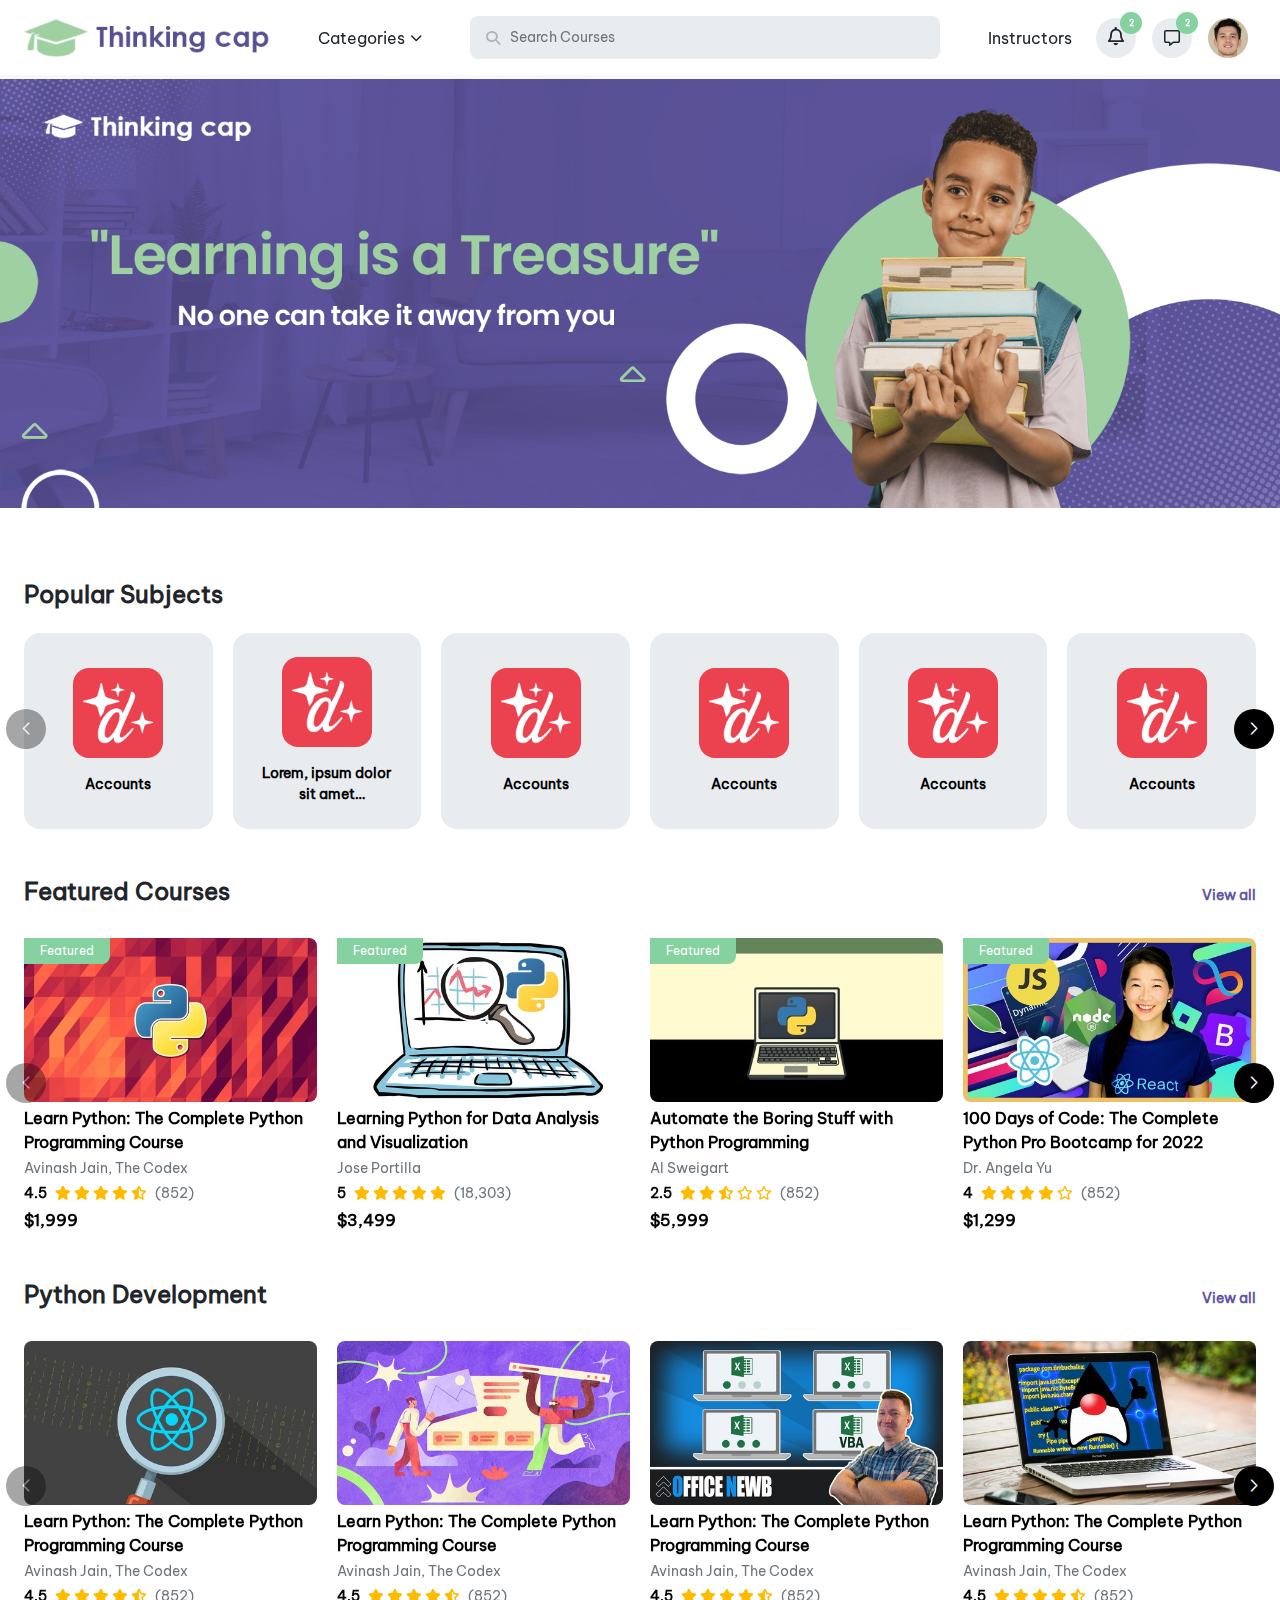
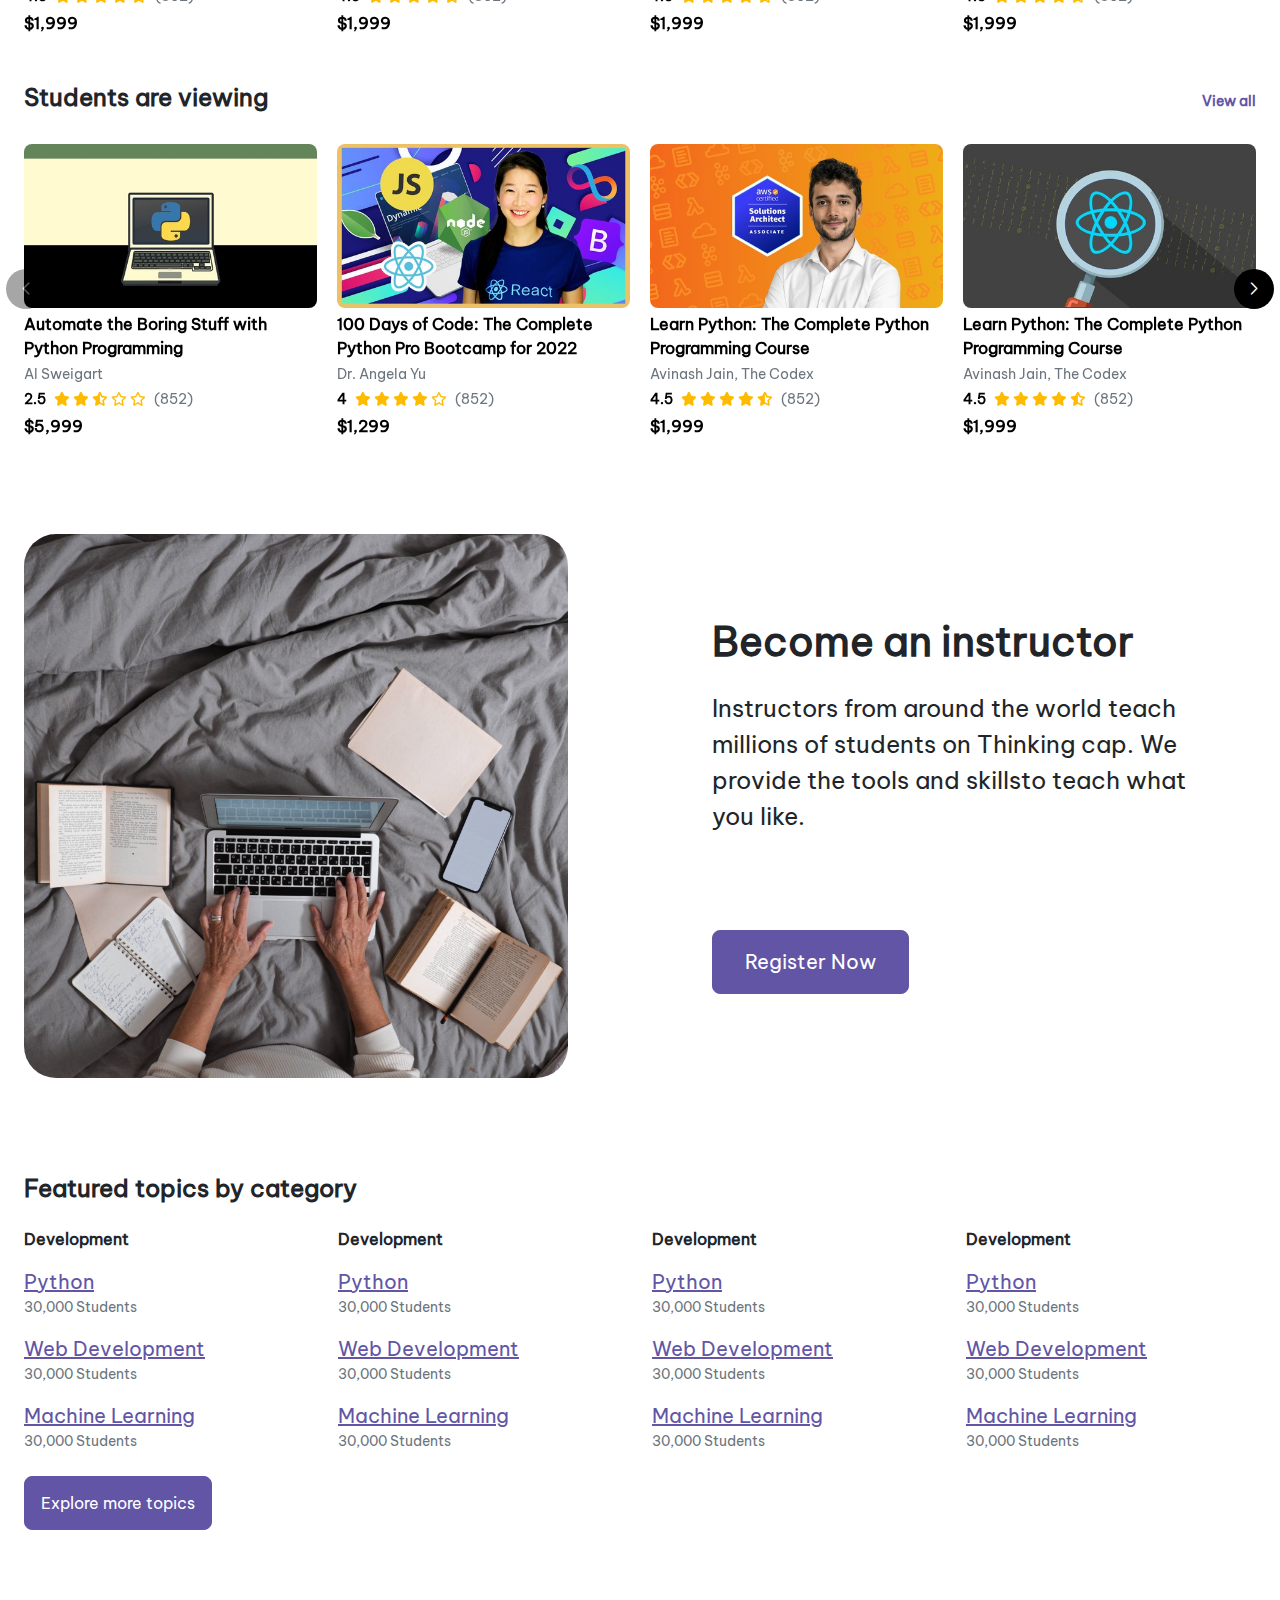
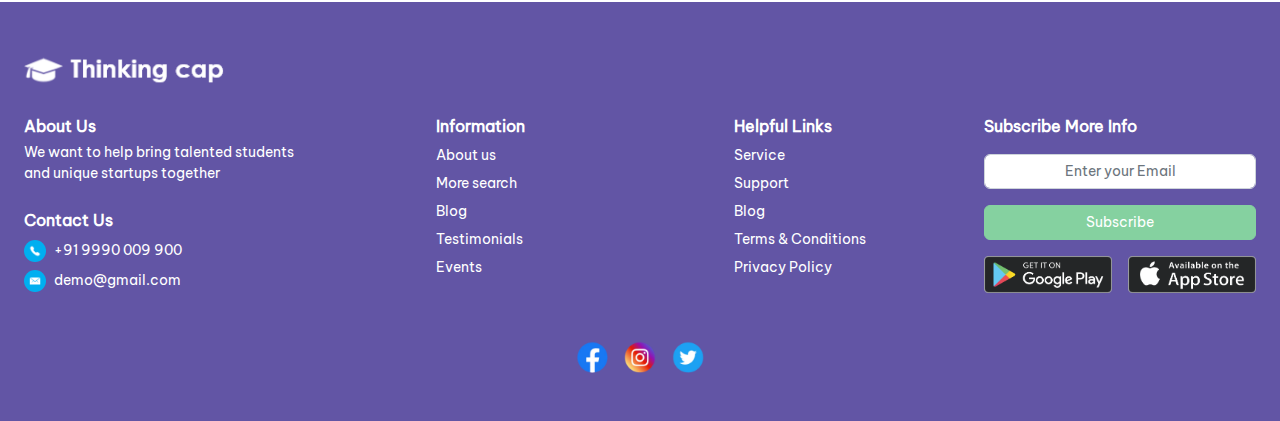
<file: src/index.html>
<!DOCTYPE html>
<html lang="en">

<head>
    <meta charset="UTF-8">
    <meta http-equiv="X-UA-Compatible" content="IE=edge">
    <meta name="viewport" content="width=device-width, initial-scale=1.0">
    <meta name="theme-color" content="#6255a5" />
    <title>Document</title>
    <link rel="stylesheet" href="./assets/styles/style.min.css">
    <link rel="stylesheet" href="https://cdnjs.cloudflare.com/ajax/libs/font-awesome/6.2.0/css/all.min.css">
</head>

<body>

    <header>
        <div class="container-fluid px-4 position-relative">
            <div class="header-nav d-flex align-items-center">
                <div class="logo-container d-flex align-items-center">
                    <button class="btn outline-0 border-0 d-block nav-icon d-lg-none" type="button"
                        data-bs-toggle="offcanvas" data-bs-target="#asidebar" aria-controls="asidebar"><i
                            class="fa fa-bars"></i>
                    </button>
                    <img src="./assets/img/icons/logo.png" class="header-logo" alt="logo">
                </div>
                <div class="nav-item dropdown category-menu d-none d-lg-block">
                    <a class="nav-link dropdown-toggle px-3" href="#" data-bs-toggle="dropdown"
                        data-bs-auto-close="outside" data-bs-offset="0,8">Categories</a>
                    <ul class="dropdown-menu">
                        <li><a class="dropdown-item" href="#">Health & Fitness</a></li>
                        <li><a class="dropdown-item" href="#">Business</a></li>
                        <li class="dropend">
                            <a href="#" class="dropdown-item dropdown-toggle" data-bs-toggle="dropdown"
                                data-bs-auto-close="outside" data-bs-display="static">Development</a>
                            <ul class="dropdown-menu">
                                <li><a class="dropdown-item" href=""> Data Science</a></li>
                                <li><a class="dropdown-item" href=""> Mobile Development</a></li>
                                <li><a class="dropdown-item" href=""> Software Testing</a></li>
                                <li class="dropend">
                                    <a href="#" class="dropdown-item dropdown-toggle" data-bs-toggle="dropdown"
                                        data-bs-auto-close="outside" data-bs-display="static">Web Development</a>
                                    <ul class="dropdown-menu">
                                        <li><a class="dropdown-item" href=""> Javascript</a></li>
                                        <li><a class="dropdown-item" href=""> Vue</a></li>
                                        <li><a class="dropdown-item" href=""> React</a></li>
                                        <li><a class="dropdown-item" href=""> Angular</a></li>
                                    </ul>
                                </li>
                                <li><a class="dropdown-item" href="">Development Tools</a></li>
                            </ul>
                        </li>
                    </ul>
                </div>
                <div class="header-search-bar">
                    <input class="form-control form-control-lg" placeholder="Search Courses" type="text">
                    <a class="btn outline-0 border-0 cursor-pointer search-btn"> <i class="fa fa-search"></i> </a>
                    <a class="btn outline-0 border-0 cursor-pointer close-btn"> <i class="fa fa-close"></i>
                    </a>
                </div>
                <div class="header-controls d-none d-lg-flex align-items-center flex-0-auto">
                    <a href="#" class="nav-link px-3">Instructors</a>
                    <div class="d-flex align-items-center auth-dropdowns">
                        <div class="nav-item dropdown dropdown-menu-end d-none d-lg-block notification-menu">
                            <a class="nav-link dropdown-toggle px-2" href="#" data-bs-toggle="dropdown"
                                data-bs-auto-close="outside" data-bs-offset="0,8">
                                <span class="icon-circle rounded-circle p-1">
                                    <span class="notify-indicator">2</span><i class="fa-regular fa-bell"
                                        style="font-size: 1.143rem;"></i>
                                </span>
                            </a>
                            <ul class="dropdown-menu">
                                <h6 class="dropdown-header pb-3 d-flex align-items-center">Notifications <a href="#"
                                        class="text-decoration-none ms-auto">View all Notifications</a></h6>
                                <div class="overflow-menu">

                                    <li><a class="dropdown-item py-3 small" href="#">Notification 1 Lorem ipsum dolor
                                            sit amet
                                            consectetur adipisicing elit. Odit, exercitationem! </a></li>

                                    <li><a class="dropdown-item py-3 small" href="#">Notification 2 consectetur
                                            adipisicing
                                            elit.
                                            Odit,
                                            exercitationem!
                                        </a></li>
                                    <li>
                                    <li><a class="dropdown-item py-3 small" href="#">Notification 1 Lorem ipsum dolor
                                            sit amet
                                            consectetur adipisicing elit. Odit, exercitationem! </a></li>

                                    <li><a class="dropdown-item py-3 small" href="#">Notification 2 consectetur
                                            adipisicing
                                            elit.
                                            Odit,
                                            exercitationem!
                                        </a></li>
                                    <li><a class="dropdown-item py-3 small" href="#">Notification 2 consectetur
                                            adipisicing
                                            elit.
                                            Odit,
                                            exercitationem!
                                        </a></li>
                                    <li>
                                    <li><a class="dropdown-item py-3 small" href="#">Notification 1 Lorem ipsum dolor
                                            sit amet
                                            consectetur adipisicing elit. Odit, exercitationem! </a></li>

                                    <li><a class="dropdown-item py-3 small" href="#">Notification 2 consectetur
                                            adipisicing
                                            elit.
                                            Odit,
                                            exercitationem!
                                        </a></li>
                                    <li><a class="dropdown-item py-3 small" href="#">Notification 2 consectetur
                                            adipisicing
                                            elit.
                                            Odit,
                                            exercitationem!
                                        </a></li>
                                    <li>
                                    <li><a class="dropdown-item py-3 small" href="#">Notification 1 Lorem ipsum dolor
                                            sit amet
                                            consectetur adipisicing elit. Odit, exercitationem! </a></li>
                                    <li><a class="dropdown-item py-3 small" href="#">Notification 2 consectetur
                                            adipisicing
                                            elit.
                                            Odit,
                                            exercitationem!
                                        </a></li>
                                    <li><a class="dropdown-item py-3 small" href="#">Notification 2 consectetur
                                            adipisicing
                                            elit.
                                            Odit,
                                            exercitationem!
                                        </a></li>
                                    <li>
                                    <li><a class="dropdown-item py-3 small" href="#">Notification 1 Lorem ipsum dolor
                                            sit amet
                                            consectetur adipisicing elit. Odit, exercitationem! </a></li>
                                    <li><a class="dropdown-item py-3 small" href="#">Notification 2 consectetur
                                            adipisicing
                                            elit.
                                            Odit,
                                            exercitationem!
                                        </a></li>
                                </div>

                                <!-- <div class="text-muted text-center mt-4 p-3">No Notifications</div> -->
                            </ul>
                        </div>
                        <div class="nav-item dropdown dropdown-menu-end d-none d-lg-block message-menu">
                            <a class="nav-link dropdown-toggle px-2" href="#" data-bs-toggle="dropdown"
                                data-bs-auto-close="outside" data-bs-offset="0,8">
                                <span class="icon-circle rounded-circle p-1">
                                    <span class="notify-indicator">2</span><i class="fa-regular fa-message"></i></span>
                            </a>
                            <ul class="dropdown-menu">
                                <h6 class="dropdown-header pb-3 d-flex align-items-center">Messages <a href="#"
                                        class="text-decoration-none ms-auto">View all Messages</a></h6>
                                <!-- <div class="text-muted text-center mt-4 p-3">No Messages</div> -->
                                <div class="overflow-menu">

                                    <li><a class="dropdown-item py-3" href="#">
                                            <div class="message-line">
                                                <div class="d-flex gap-2">
                                                    <div class="author-preview flex-0-auto">
                                                        <img src="./assets/img/static/sampleperson.jpg" alt="">
                                                    </div>
                                                    <div class="small">
                                                        <div
                                                            class="d-flex gap-2 align-items-center justify-content-between">
                                                            <div class="fw-bold">Todd Scott</div>
                                                            <div class="text-muted message-stamp flex-0-auto">5
                                                                Mins
                                                                ago</div>
                                                        </div>
                                                        <div class="text-muted message-content">
                                                            Lorem ipsum dolor sit amet consectetur adipisicing elit.
                                                            Corrupti
                                                            aliquam
                                                            quo
                                                            molestias laborum dolores totam vel repudiandae impedit
                                                            atque
                                                            ipsum.
                                                        </div>
                                                    </div>
                                                </div>
                                            </div>
                                        </a></li>
                                    <li>

                                    <li><a class="dropdown-item py-3" href="#">
                                            <div class="message-line">
                                                <div class="d-flex gap-2">
                                                    <div class="author-preview flex-0-auto">
                                                        <img src="./assets/img/static/sampleperson.jpg" alt="">
                                                    </div>
                                                    <div class="small">
                                                        <div
                                                            class="d-flex gap-2 align-items-center justify-content-between">
                                                            <div class="fw-bold">Todd Scott</div>
                                                            <div class="text-muted message-stamp flex-0-auto">5
                                                                Mins
                                                                ago</div>
                                                        </div>
                                                        <div class="text-muted message-content">
                                                            Lorem ipsum dolor sit amet consectetur adipisicing elit.
                                                            Corrupti
                                                            aliquam
                                                            quo
                                                            molestias laborum dolores totam vel repudiandae impedit
                                                            atque
                                                            ipsum.
                                                        </div>
                                                    </div>
                                                </div>
                                            </div>
                                        </a></li>
                                    <li>

                                    <li><a class="dropdown-item py-3" href="#">
                                            <div class="message-line">
                                                <div class="d-flex gap-2">
                                                    <div class="author-preview flex-0-auto">
                                                        <img src="./assets/img/static/sampleperson.jpg" alt="">
                                                    </div>
                                                    <div class="small">
                                                        <div
                                                            class="d-flex gap-2 align-items-center justify-content-between">
                                                            <div class="fw-bold">Todd Scott</div>
                                                            <div class="text-muted message-stamp flex-0-auto">5
                                                                Mins
                                                                ago</div>
                                                        </div>
                                                        <div class="text-muted message-content">
                                                            Lorem ipsum dolor sit amet consectetur adipisicing elit.
                                                            Corrupti
                                                            aliquam
                                                            quo
                                                            molestias laborum dolores totam vel repudiandae impedit
                                                            atque
                                                            ipsum.
                                                        </div>
                                                    </div>
                                                </div>
                                            </div>
                                        </a></li>
                                    <li>

                                    <li><a class="dropdown-item py-3" href="#">
                                            <div class="message-line">
                                                <div class="d-flex gap-2">
                                                    <div class="author-preview flex-0-auto">
                                                        <img src="./assets/img/static/sampleperson.jpg" alt="">
                                                    </div>
                                                    <div class="small">
                                                        <div
                                                            class="d-flex gap-2 align-items-center justify-content-between">
                                                            <div class="fw-bold">Todd Scott</div>
                                                            <div class="text-muted message-stamp flex-0-auto">5
                                                                Mins
                                                                ago</div>
                                                        </div>
                                                        <div class="text-muted message-content">
                                                            Lorem ipsum dolor sit amet consectetur adipisicing elit.
                                                            Corrupti
                                                            aliquam
                                                            quo
                                                            molestias laborum dolores totam vel repudiandae impedit
                                                            atque
                                                            ipsum.
                                                        </div>
                                                    </div>
                                                </div>
                                            </div>
                                        </a></li>
                                    <li>

                                    <li><a class="dropdown-item py-3" href="#">
                                            <div class="message-line">
                                                <div class="d-flex gap-2">
                                                    <div class="author-preview flex-0-auto">
                                                        <img src="./assets/img/static/sampleperson.jpg" alt="">
                                                    </div>
                                                    <div class="small">
                                                        <div
                                                            class="d-flex gap-2 align-items-center justify-content-between">
                                                            <div class="fw-bold">Todd Scott</div>
                                                            <div class="text-muted message-stamp flex-0-auto">5
                                                                Mins
                                                                ago</div>
                                                        </div>
                                                        <div class="text-muted message-content">
                                                            Lorem ipsum dolor sit amet consectetur adipisicing elit.
                                                            Corrupti
                                                            aliquam
                                                            quo
                                                            molestias laborum dolores totam vel repudiandae impedit
                                                            atque
                                                            ipsum.
                                                        </div>
                                                    </div>
                                                </div>
                                            </div>
                                        </a></li>
                                    <li>

                                    <li><a class="dropdown-item py-3" href="#">
                                            <div class="message-line">
                                                <div class="d-flex gap-2">
                                                    <div class="author-preview flex-0-auto">
                                                        <img src="./assets/img/static/sampleperson.jpg" alt="">
                                                    </div>
                                                    <div class="small">
                                                        <div
                                                            class="d-flex gap-2 align-items-center justify-content-between">
                                                            <div class="fw-bold">Todd Scott</div>
                                                            <div class="text-muted message-stamp flex-0-auto">5
                                                                Mins
                                                                ago</div>
                                                        </div>
                                                        <div class="text-muted message-content">
                                                            Lorem ipsum dolor sit amet consectetur adipisicing elit.
                                                            Corrupti
                                                            aliquam
                                                            quo
                                                            molestias laborum dolores totam vel repudiandae impedit
                                                            atque
                                                            ipsum.
                                                        </div>
                                                    </div>
                                                </div>
                                            </div>
                                        </a></li>
                                    <li>

                                    <li><a class="dropdown-item py-3" href="#">
                                            <div class="message-line">
                                                <div class="d-flex gap-2">
                                                    <div class="author-preview flex-0-auto">
                                                        <img src="./assets/img/static/sampleperson.jpg" alt="">
                                                    </div>
                                                    <div class="small">
                                                        <div
                                                            class="d-flex gap-2 align-items-center justify-content-between">
                                                            <div class="fw-bold">Todd Scott</div>
                                                            <div class="text-muted message-stamp flex-0-auto">5
                                                                Mins
                                                                ago</div>
                                                        </div>
                                                        <div class="text-muted message-content">
                                                            Lorem ipsum dolor sit amet consectetur adipisicing elit.
                                                            Corrupti
                                                            aliquam
                                                            quo
                                                            molestias laborum dolores totam vel repudiandae impedit
                                                            atque
                                                            ipsum.
                                                        </div>
                                                    </div>
                                                </div>
                                            </div>
                                        </a></li>
                                    <li>
                                </div>
                            </ul>
                        </div>
                        <div class="nav-item dropdown dropdown-menu-end d-none d-lg-block">
                            <a class="nav-link dropdown-toggle px-2" href="#" data-bs-toggle="dropdown"
                                data-bs-auto-close="outside" data-bs-offset="0,8">
                                <div class="author-preview flex-0-auto">
                                    <img src="./assets/img/static/sampleperson.jpg" alt="">
                                </div>
                            </a>
                            <ul class="dropdown-menu">
                                <li>
                                    <a class="dropdown-item" href="#">
                                        <div class="d-flex align-items-center gap-3">
                                            <div class="author-preview flex-0-auto">
                                                <img src="./assets/img/static/sampleperson.jpg" alt="">
                                            </div>
                                            <div>
                                                <div class="text-black fw-bold"> User Account</div>
                                                <div class="small text-muted"> testuser1@gmail.com </div>
                                            </div>
                                        </div>
                                    </a>
                                </li>
                                <li>
                                    <hr class="dropdown-divider">
                                </li>
                                <li><a class="dropdown-item small" href="#">My Learnings</a></li>
                                <li><a class="dropdown-item small" href="#">My Listing</a></li>
                                <li><a class="dropdown-item small" href="#">My Favourites</a></li>
                                <li>
                                    <hr class="dropdown-divider">
                                </li>
                                <li><a class="dropdown-item small" href="#">Edit Profile</a></li>
                                <li><a class="dropdown-item small" href="#">Purchase History</a></li>
                                <li><a class="dropdown-item small" href="#">My Address</a></li>
                                <li><a class="dropdown-item small" href="#">Settings</a></li>
                                <li>
                                    <hr class="dropdown-divider">
                                </li>
                                <li><a class="dropdown-item small" href="#">Help</a></li>
                                <li><a class="dropdown-item small" href="#">Logout</a></li>
                            </ul>
                        </div>
                    </div>
                </div>
            </div>
        </div>

        <aside class="asider-bar offcanvas offcanvas-start" tabindex="-1" id="asidebar">
            <div class="offcanvas-header">
                <button type="button" class="cls-btn outline-0 border-0" data-bs-dismiss="offcanvas"
                    data-bs-target="#asidebar" aria-label="Close"><i class="fa fa-close"></i></button>
            </div>
            <div class="offcanvas-body auth-dropdowns">
                <div class="profile-menu-mobile">
                    <div class="d-flex align-items-center gap-3 cursor-pointer" id="profile-menu-collapse" data-bs-toggle="collapse"
                        href="#profile" role="button" aria-expanded="false" aria-controls="profile">
                        <div class="author-preview flex-0-auto">
                            <img src="./assets/img/static/sampleperson.jpg" alt="">
                        </div>
                        <div>
                            <div class="text-black fw-bold"> User Account</div>
                            <div class="small text-muted"> testuser1@gmail.com </div>
                        </div>
                        <i class="fa-solid fa-chevron-right ms-auto small"></i>
                    </div>

                    <div class="collapse" id="profile">
                        <div class="profile-menu-wrapper">
                            <ul class="dropdown-menu py-0 show position-relative border-0">
                                <li>
                                    <hr class="dropdown-divider mt-3">
                                </li>
                                <li>
                                    <a class="dropdown-item px-0 bg-white small d-flex align-items-center justify-content-between"
                                        href="#">Notifications <span
                                            class="badge text-bg-secondary text-white">4</span></a>
                                </li>
                                <li>
                                    <a class="dropdown-item px-0 bg-white small d-flex align-items-center justify-content-between"
                                        href="#">Messages <span class="badge text-bg-secondary text-white">4</span></a>
                                </li>
                                <li>
                                    <hr class="dropdown-divider">
                                </li>
                                <li><a class="dropdown-item px-0 bg-white small" href="#">My Learnings</a></li>
                                <li><a class="dropdown-item px-0 bg-white small" href="#">My Listing</a></li>
                                <li><a class="dropdown-item px-0 bg-white small" href="#">My Favourites</a></li>
                                <li>
                                    <hr class="dropdown-divider">
                                </li>
                                <li><a class="dropdown-item px-0 bg-white small" href="#">Edit Profile</a></li>
                                <li><a class="dropdown-item px-0 bg-white small" href="#">Purchase History</a></li>
                                <li><a class="dropdown-item px-0 bg-white small" href="#">My Address</a></li>
                                <li><a class="dropdown-item px-0 bg-white small" href="#">Settings</a></li>
                                <li>
                                    <hr class="dropdown-divider">
                                </li>
                                <li><a class="dropdown-item px-0 bg-white small" href="#">Help</a></li>
                                <li><a class="dropdown-item px-0 bg-white small" href="#">Logout</a></li>
                            </ul>
                        </div>
                    </div>

                </div>

                <hr>
                <a href="#" class="text-black small">Instructors</a>
                <hr>
                <div class="mb-2 text-muted small">Categories</div>
                <div class="page-header">
                    <nav>
                        <div class="menu-wrapper is-visible">
                            <div class="list-wrapper">
                                <ul class="menu level-1">
                                    <li>
                                        <a href="" class="nested">Web Development</a>
                                        <ul class="sub-menu level-2">
                                            <li>
                                                <a href="" class="nested">Javascript</a>
                                                <ul class="sub-menu level-3">
                                                    <li> <a href="">React</a> </li>
                                                    <li> <a href="">Vue</a> </li>
                                                    <li> <a href="">Angular</a> </li>
                                                </ul>
                                            </li>
                                            <li>
                                                <a href="">Course Materials</a>
                                            </li>
                                        </ul>
                                    </li>
                                    <li>
                                        <a href="" class="nested">Mobile Development</a>
                                        <ul class="sub-menu level-2">
                                            <li>
                                                <a href="">Unity</a>
                                            </li>
                                            <li>
                                                <a href="">3D Game Development</a>
                                            </li>
                                        </ul>
                                    </li>
                                    <li>
                                        <a href="">IT Certifications</a>
                                    </li>
                                    <li>
                                        <a href="">Lorem ipsum dolor sit amet consectetur adipisicing elit. Libero vel
                                            sequi nobis atque, laudantium perspiciatis!</a>
                                    </li>
                                </ul>
                            </div>
                            <div class="list-wrapper">
                                <button type="button" class="back-one-level mb-2 ps-0">
                                    <i class="fa fa-arrow-left f-12"></i>
                                    <span class="text-start small text-truncate" />
                                </button>
                                <div class="sub-menu-wrapper"></div>
                            </div>
                            <div class="list-wrapper">
                                <button type="button" class="back-one-level mb-2 ps-0">
                                    <i class="fa fa-arrow-left f-12"></i>
                                    <span class="text-start small text-truncate" />
                                </button>
                                <div class="sub-menu-wrapper"></div>
                            </div>
                        </div>
                    </nav>
                </div>
            </div>
        </aside>
    </header>

    <main>
        <div class="home-page">
            <img src="./assets/img/static/homebanner.png" class="w-100" alt="">
            <div class="container-xxl px-4">

                <section class="slides-section mt-5 py-4">
                    <h4 class="fw-bold mb-4">Popular Subjects</h4>
                    <div class="card-type-slider position-relative">
                        <div class="swiper" id="popular-subjects">
                            <div class="swiper-wrapper">
                                <div class="swiper-slide">
                                    <a href="#" class="text-decoration-none">
                                        <div class="rounded-4 p-4 cards-bg-light">
                                            <img src="./assets/img/static/categorytemplate.png" class="rounded-4"
                                                alt="">
                                            <div class="fw-bold text-truncate cards-title">Accounts</div>
                                        </div>
                                    </a>
                                </div>
                                <div class="swiper-slide">
                                    <a href="#" class="text-decoration-none">
                                        <div class="rounded-4 p-4 cards-bg-light">
                                            <img src="./assets/img/static/categorytemplate.png" class="rounded-4"
                                                alt="">
                                            <div class="fw-bold text-center cards-title">Lorem, ipsum dolor
                                                sit
                                                amet consectetur adipisicing elit. Earum, doloribus?
                                                Accounts </div>
                                        </div>
                                    </a>
                                </div>
                                <div class="swiper-slide">
                                    <a href="#" class="text-decoration-none">
                                        <div class="rounded-4 p-4 cards-bg-light">
                                            <img src="./assets/img/static/categorytemplate.png" class="rounded-4"
                                                alt="">
                                            <div class="fw-bold text-truncate cards-title">Accounts</div>
                                        </div>
                                    </a>
                                </div>
                                <div class="swiper-slide">
                                    <a href="#" class="text-decoration-none">
                                        <div class="rounded-4 p-4 cards-bg-light">
                                            <img src="./assets/img/static/categorytemplate.png" class="rounded-4"
                                                alt="">
                                            <div class="fw-bold text-truncate cards-title">Accounts</div>
                                        </div>
                                    </a>
                                </div>
                                <div class="swiper-slide">
                                    <a href="#" class="text-decoration-none">
                                        <div class="rounded-4 p-4 cards-bg-light">
                                            <img src="./assets/img/static/categorytemplate.png" class="rounded-4"
                                                alt="">
                                            <div class="fw-bold text-truncate cards-title">Accounts</div>
                                        </div>
                                    </a>
                                </div>
                                <div class="swiper-slide">
                                    <a href="#" class="text-decoration-none">
                                        <div class="rounded-4 p-4 cards-bg-light">
                                            <img src="./assets/img/static/categorytemplate.png" class="rounded-4"
                                                alt="">
                                            <div class="fw-bold text-truncate cards-title">Accounts</div>
                                        </div>
                                    </a>
                                </div>
                                <div class="swiper-slide">
                                    <a href="#" class="text-decoration-none">
                                        <div class="rounded-4 p-4 cards-bg-light">
                                            <img src="./assets/img/static/categorytemplate.png" class="rounded-4"
                                                alt="">
                                            <div class="fw-bold text-truncate cards-title">Accounts</div>
                                        </div>
                                    </a>
                                </div>
                                <div class="swiper-slide">
                                    <a href="#" class="text-decoration-none">
                                        <div class="rounded-4 p-4 cards-bg-light">
                                            <img src="./assets/img/static/categorytemplate.png" class="rounded-4"
                                                alt="">
                                            <div class="fw-bold text-truncate cards-title">Accounts</div>
                                        </div>
                                    </a>
                                </div>
                                <div class="swiper-slide">
                                    <a href="#" class="text-decoration-none">
                                        <div class="rounded-4 p-4 cards-bg-light">
                                            <img src="./assets/img/static/categorytemplate.png" class="rounded-4"
                                                alt="">
                                            <div class="fw-bold text-truncate cards-title">Accounts</div>
                                        </div>
                                    </a>
                                </div>
                            </div>
                        </div>
                        <div class="slide-right slide-top-next"></div>
                        <div class="slide-left slide-top-prev"></div>
                    </div>
                </section>

                <section class="slides-section py-4">
                    <div class="d-flex align-items-center gap-3 justify-content-between mb-4">
                        <h4 class="fw-bold">Featured Courses</h4>
                        <a href="#" class="small text-decoration-none fw-bold">View all</a>
                    </div>

                    <div class="course-type-slider position-relative">
                        <div class="swiper" id="courses-collection-1">
                            <div class="swiper-wrapper">
                                <div class="swiper-slide">
                                    <a href="#" class="text-decoration-none">
                                        <div class="course-card d-grid gap-1">
                                            <div class="course-label label-promoted">
                                                Featured
                                            </div>
                                            <div class="img-container rounded-3">
                                                <img src="./assets/img/static/course-img1.jpg" />
                                            </div>
                                            <div class="description-block d-grid gap-1">
                                                <div class="fw-bold">Learn Python: The Complete Python
                                                    Programming Course</div>
                                                <div class="small text-muted text-truncate">Avinash Jain, The Codex
                                                </div>
                                                <div class="course-rating small d-flex gap-2">
                                                    <span class="fw-bold">4.5</span>
                                                    <span class="star-rating_r">
                                                        <i class="fas fa-star"></i>
                                                        <i class="fas fa-star"></i>
                                                        <i class="fas fa-star"></i>
                                                        <i class="fas fa-star"></i>
                                                        <i class="fa-solid fa-star-half-stroke"></i>
                                                    </span>
                                                    <span class="text-muted">(852)</span>
                                                </div>
                                                <div class="fw-bold">$1,999</div>
                                            </div>
                                        </div>
                                    </a>
                                </div>
                                <div class="swiper-slide">
                                    <a href="#" class="text-decoration-none">
                                        <div class="course-card d-grid gap-1">
                                            <div class="course-label label-promoted">
                                                Featured
                                            </div>
                                            <div class="img-container rounded-3">
                                                <img src="./assets/img/static/course-img2.jpg" />
                                            </div>
                                            <div class="description-block d-grid gap-1">
                                                <div class="fw-bold">Learning Python for Data Analysis and Visualization
                                                </div>
                                                <div class="small text-muted text-truncate">Jose Portilla</div>
                                                <div class="course-rating small d-flex gap-2">
                                                    <span class="fw-bold">5</span>
                                                    <span class="star-rating_r">
                                                        <i class="fas fa-star"></i>
                                                        <i class="fas fa-star"></i>
                                                        <i class="fas fa-star"></i>
                                                        <i class="fas fa-star"></i>
                                                        <i class="fas fa-star"></i>
                                                    </span>
                                                    <span class="text-muted">(18,303)</span>
                                                </div>
                                                <div class="fw-bold">$3,499</div>
                                            </div>
                                        </div>
                                    </a>
                                </div>
                                <div class="swiper-slide">
                                    <a href="#" class="text-decoration-none">
                                        <div class="course-card d-grid gap-1">
                                            <div class="course-label label-promoted">
                                                Featured
                                            </div>
                                            <div class="img-container rounded-3">
                                                <img src="./assets/img/static/course-img3.jpg" />
                                            </div>
                                            <div class="description-block d-grid gap-1">
                                                <div class="fw-bold">Automate the Boring Stuff with Python Programming
                                                </div>
                                                <div class="small text-muted text-truncate">Al Sweigart
                                                </div>
                                                <div class="course-rating small d-flex gap-2">
                                                    <span class="fw-bold">2.5</span>
                                                    <span class="star-rating_r">
                                                        <i class="fas fa-star"></i>
                                                        <i class="fas fa-star"></i>
                                                        <i class="fa-solid fa-star-half-stroke"></i>
                                                        <i class="fa-regular fa-star"></i>
                                                        <i class="fa-regular fa-star"></i>
                                                    </span>
                                                    <span class="text-muted">(852)</span>
                                                </div>
                                                <div class="fw-bold">$5,999</div>
                                            </div>
                                        </div>
                                    </a>
                                </div>
                                <div class="swiper-slide">
                                    <a href="#" class="text-decoration-none">
                                        <div class="course-card d-grid gap-1">
                                            <div class="course-label label-promoted">
                                                Featured
                                            </div>
                                            <div class="img-container rounded-3">
                                                <img src="./assets/img/static/course-img4.jpg" />
                                            </div>
                                            <div class="description-block d-grid gap-1">
                                                <div class="fw-bold">100 Days of Code: The Complete Python Pro Bootcamp
                                                    for 2022</div>
                                                <div class="small text-muted text-truncate">Dr. Angela Yu
                                                </div>
                                                <div class="course-rating small d-flex gap-2">
                                                    <span class="fw-bold">4</span>
                                                    <span class="star-rating_r">
                                                        <i class="fas fa-star"></i>
                                                        <i class="fas fa-star"></i>
                                                        <i class="fas fa-star"></i>
                                                        <i class="fas fa-star"></i>
                                                        <i class="fa-regular fa-star"></i>
                                                    </span>
                                                    <span class="text-muted">(852)</span>
                                                </div>
                                                <div class="fw-bold">$1,299</div>
                                            </div>
                                        </div>
                                    </a>
                                </div>
                                <div class="swiper-slide">
                                    <a href="#" class="text-decoration-none">
                                        <div class="course-card d-grid gap-1">
                                            <div class="course-label label-promoted">
                                                Featured
                                            </div>
                                            <div class="img-container rounded-3">
                                                <img src="./assets/img/static/course-img5.jpg" />
                                            </div>
                                            <div class="description-block d-grid gap-1">
                                                <div class="fw-bold">Learn Python: The Complete Python
                                                    Programming Course</div>
                                                <div class="small text-muted text-truncate">Avinash Jain, The Codex
                                                </div>
                                                <div class="course-rating small d-flex gap-2">
                                                    <span class="fw-bold">4.5</span>
                                                    <span class="star-rating_r">
                                                        <i class="fas fa-star"></i>
                                                        <i class="fas fa-star"></i>
                                                        <i class="fas fa-star"></i>
                                                        <i class="fas fa-star"></i>
                                                        <i class="fa-solid fa-star-half-stroke"></i>
                                                    </span>
                                                    <span class="text-muted">(852)</span>
                                                </div>
                                                <div class="fw-bold">$1,999</div>
                                            </div>
                                        </div>
                                    </a>
                                </div>
                                <div class="swiper-slide">
                                    <a href="#" class="text-decoration-none">
                                        <div class="course-card d-grid gap-1">
                                            <div class="course-label label-promoted">
                                                Featured
                                            </div>
                                            <div class="img-container rounded-3">
                                                <img src="./assets/img/static/course-img6.jpg" />
                                            </div>
                                            <div class="description-block d-grid gap-1">
                                                <div class="fw-bold">Learn Python: The Complete Python
                                                    Programming Course</div>
                                                <div class="small text-muted text-truncate">Avinash Jain, The Codex
                                                </div>
                                                <div class="course-rating small d-flex gap-2">
                                                    <span class="fw-bold">4.5</span>
                                                    <span class="star-rating_r">
                                                        <i class="fas fa-star"></i>
                                                        <i class="fas fa-star"></i>
                                                        <i class="fas fa-star"></i>
                                                        <i class="fas fa-star"></i>
                                                        <i class="fa-solid fa-star-half-stroke"></i>
                                                    </span>
                                                    <span class="text-muted">(852)</span>
                                                </div>
                                                <div class="fw-bold">$1,999</div>
                                            </div>
                                        </div>
                                    </a>
                                </div>
                                <div class="swiper-slide">
                                    <a href="#" class="text-decoration-none">
                                        <div class="course-card d-grid gap-1">
                                            <div class="course-label label-promoted">
                                                Featured
                                            </div>
                                            <div class="img-container rounded-3">
                                                <img src="./assets/img/static/course-img8.jpg" />
                                            </div>
                                            <div class="description-block d-grid gap-1">
                                                <div class="fw-bold">Learn Python: The Complete Python
                                                    Programming Course</div>
                                                <div class="small text-muted text-truncate">Avinash Jain, The Codex
                                                </div>
                                                <div class="course-rating small d-flex gap-2">
                                                    <span class="fw-bold">4.5</span>
                                                    <span class="star-rating_r">
                                                        <i class="fas fa-star"></i>
                                                        <i class="fas fa-star"></i>
                                                        <i class="fas fa-star"></i>
                                                        <i class="fas fa-star"></i>
                                                        <i class="fa-solid fa-star-half-stroke"></i>
                                                    </span>
                                                    <span class="text-muted">(852)</span>
                                                </div>
                                                <div class="fw-bold">$1,999</div>
                                            </div>
                                        </div>
                                    </a>
                                </div>
                                <div class="swiper-slide">
                                    <a href="#" class="text-decoration-none">
                                        <div class="course-card d-grid gap-1">
                                            <div class="course-label label-promoted">
                                                Featured
                                            </div>
                                            <div class="img-container rounded-3">
                                                <img src="./assets/img/static/course-img9.jpg" />
                                            </div>
                                            <div class="description-block d-grid gap-1">
                                                <div class="fw-bold">Learn Python: The Complete Python
                                                    Programming Course</div>
                                                <div class="small text-muted text-truncate">Avinash Jain, The Codex
                                                </div>
                                                <div class="course-rating small d-flex gap-2">
                                                    <span class="fw-bold">4.5</span>
                                                    <span class="star-rating_r">
                                                        <i class="fas fa-star"></i>
                                                        <i class="fas fa-star"></i>
                                                        <i class="fas fa-star"></i>
                                                        <i class="fas fa-star"></i>
                                                        <i class="fa-solid fa-star-half-stroke"></i>
                                                    </span>
                                                    <span class="text-muted">(852)</span>
                                                </div>
                                                <div class="fw-bold">$1,999</div>
                                            </div>
                                        </div>
                                    </a>
                                </div>
                            </div>
                        </div>
                        <div class="slide-right course-slide-control-next-1"></div>
                        <div class="slide-left course-slide-control-prev-1"></div>
                    </div>
                </section>

                <section class="slides-section py-4">
                    <div class="d-flex align-items-center gap-3 justify-content-between mb-4">
                        <h4 class="fw-bold">Python Development</h4>
                        <a href="#" class="small text-decoration-none fw-bold">View all</a>
                    </div>

                    <div class="course-type-slider position-relative">
                        <div class="swiper" id="courses-collection-2">
                            <div class="swiper-wrapper">
                                <div class="swiper-slide">
                                    <a href="#" class="text-decoration-none">
                                        <div class="course-card d-grid gap-1">
                                            <div class="img-container rounded-3">
                                                <img src="./assets/img/static/course-img6.jpg" />
                                            </div>
                                            <div class="description-block d-grid gap-1">
                                                <div class="fw-bold">Learn Python: The Complete Python
                                                    Programming Course</div>
                                                <div class="small text-muted text-truncate">Avinash Jain, The Codex
                                                </div>
                                                <div class="course-rating small d-flex gap-2">
                                                    <span class="fw-bold">4.5</span>
                                                    <span class="star-rating_r">
                                                        <i class="fas fa-star"></i>
                                                        <i class="fas fa-star"></i>
                                                        <i class="fas fa-star"></i>
                                                        <i class="fas fa-star"></i>
                                                        <i class="fa-solid fa-star-half-stroke"></i>
                                                    </span>
                                                    <span class="text-muted">(852)</span>
                                                </div>
                                                <div class="fw-bold">$1,999</div>
                                            </div>
                                        </div>
                                    </a>
                                </div>
                                <div class="swiper-slide">
                                    <a href="#" class="text-decoration-none">
                                        <div class="course-card d-grid gap-1">
                                            <div class="img-container rounded-3">
                                                <img src="./assets/img/static/course-img7.jpg" />
                                            </div>
                                            <div class="description-block d-grid gap-1">
                                                <div class="fw-bold">Learn Python: The Complete Python
                                                    Programming Course</div>
                                                <div class="small text-muted text-truncate">Avinash Jain, The Codex
                                                </div>
                                                <div class="course-rating small d-flex gap-2">
                                                    <span class="fw-bold">4.5</span>
                                                    <span class="star-rating_r">
                                                        <i class="fas fa-star"></i>
                                                        <i class="fas fa-star"></i>
                                                        <i class="fas fa-star"></i>
                                                        <i class="fas fa-star"></i>
                                                        <i class="fa-solid fa-star-half-stroke"></i>
                                                    </span>
                                                    <span class="text-muted">(852)</span>
                                                </div>
                                                <div class="fw-bold">$1,999</div>
                                            </div>
                                        </div>
                                    </a>
                                </div>
                                <div class="swiper-slide">
                                    <a href="#" class="text-decoration-none">
                                        <div class="course-card d-grid gap-1">
                                            <div class="img-container rounded-3">
                                                <img src="./assets/img/static/course-img8.jpg" />
                                            </div>
                                            <div class="description-block d-grid gap-1">
                                                <div class="fw-bold">Learn Python: The Complete Python
                                                    Programming Course</div>
                                                <div class="small text-muted text-truncate">Avinash Jain, The Codex
                                                </div>
                                                <div class="course-rating small d-flex gap-2">
                                                    <span class="fw-bold">4.5</span>
                                                    <span class="star-rating_r">
                                                        <i class="fas fa-star"></i>
                                                        <i class="fas fa-star"></i>
                                                        <i class="fas fa-star"></i>
                                                        <i class="fas fa-star"></i>
                                                        <i class="fa-solid fa-star-half-stroke"></i>
                                                    </span>
                                                    <span class="text-muted">(852)</span>
                                                </div>
                                                <div class="fw-bold">$1,999</div>
                                            </div>
                                        </div>
                                    </a>
                                </div>
                                <div class="swiper-slide">
                                    <a href="#" class="text-decoration-none">
                                        <div class="course-card d-grid gap-1">
                                            <div class="img-container rounded-3">
                                                <img src="./assets/img/static/course-img9.jpg" />
                                            </div>
                                            <div class="description-block d-grid gap-1">
                                                <div class="fw-bold">Learn Python: The Complete Python
                                                    Programming Course</div>
                                                <div class="small text-muted text-truncate">Avinash Jain, The Codex
                                                </div>
                                                <div class="course-rating small d-flex gap-2">
                                                    <span class="fw-bold">4.5</span>
                                                    <span class="star-rating_r">
                                                        <i class="fas fa-star"></i>
                                                        <i class="fas fa-star"></i>
                                                        <i class="fas fa-star"></i>
                                                        <i class="fas fa-star"></i>
                                                        <i class="fa-solid fa-star-half-stroke"></i>
                                                    </span>
                                                    <span class="text-muted">(852)</span>
                                                </div>
                                                <div class="fw-bold">$1,999</div>
                                            </div>
                                        </div>
                                    </a>
                                </div>
                                <div class="swiper-slide">
                                    <a href="#" class="text-decoration-none">
                                        <div class="course-card d-grid gap-1">
                                            <div class="img-container rounded-3">
                                                <img src="./assets/img/static/course-img1.jpg" />
                                            </div>
                                            <div class="description-block d-grid gap-1">
                                                <div class="fw-bold">Learn Python: The Complete Python
                                                    Programming Course</div>
                                                <div class="small text-muted text-truncate">Avinash Jain, The Codex
                                                </div>
                                                <div class="course-rating small d-flex gap-2">
                                                    <span class="fw-bold">4.5</span>
                                                    <span class="star-rating_r">
                                                        <i class="fas fa-star"></i>
                                                        <i class="fas fa-star"></i>
                                                        <i class="fas fa-star"></i>
                                                        <i class="fas fa-star"></i>
                                                        <i class="fa-solid fa-star-half-stroke"></i>
                                                    </span>
                                                    <span class="text-muted">(852)</span>
                                                </div>
                                                <div class="fw-bold">$1,999</div>
                                            </div>
                                        </div>
                                    </a>
                                </div>
                                <div class="swiper-slide">
                                    <a href="#" class="text-decoration-none">
                                        <div class="course-card d-grid gap-1">
                                            <div class="img-container rounded-3">
                                                <img src="./assets/img/static/course-img2.jpg" />
                                            </div>
                                            <div class="description-block d-grid gap-1">
                                                <div class="fw-bold">Learning Python for Data Analysis and Visualization
                                                </div>
                                                <div class="small text-muted text-truncate">Jose Portilla</div>
                                                <div class="course-rating small d-flex gap-2">
                                                    <span class="fw-bold">5</span>
                                                    <span class="star-rating_r">
                                                        <i class="fas fa-star"></i>
                                                        <i class="fas fa-star"></i>
                                                        <i class="fas fa-star"></i>
                                                        <i class="fas fa-star"></i>
                                                        <i class="fas fa-star"></i>
                                                    </span>
                                                    <span class="text-muted">(18,303)</span>
                                                </div>
                                                <div class="fw-bold">$3,499</div>
                                            </div>
                                        </div>
                                    </a>
                                </div>
                            </div>
                        </div>
                        <div class="slide-right course-slide-control-next-2"></div>
                        <div class="slide-left course-slide-control-prev-2"></div>
                    </div>
                </section>

                <section class="slides-section py-4">
                    <div class="d-flex align-items-center gap-3 justify-content-between mb-4">
                        <h4 class="fw-bold">Students are viewing</h4>
                        <a href="#" class="small text-decoration-none fw-bold">View all</a>
                    </div>
                    <div class="course-type-slider position-relative">
                        <div class="swiper" id="courses-collection-3">
                            <div class="swiper-wrapper">
                                <div class="swiper-slide">
                                    <a href="#" class="text-decoration-none">
                                        <div class="course-card d-grid gap-1">
                                            <div class="img-container rounded-3">
                                                <img src="./assets/img/static/course-img3.jpg" />
                                            </div>
                                            <div class="description-block d-grid gap-1">
                                                <div class="fw-bold">Automate the Boring Stuff with Python Programming
                                                </div>
                                                <div class="small text-muted text-truncate">Al Sweigart
                                                </div>
                                                <div class="course-rating small d-flex gap-2">
                                                    <span class="fw-bold">2.5</span>
                                                    <span class="star-rating_r">
                                                        <i class="fas fa-star"></i>
                                                        <i class="fas fa-star"></i>
                                                        <i class="fa-solid fa-star-half-stroke"></i>
                                                        <i class="fa-regular fa-star"></i>
                                                        <i class="fa-regular fa-star"></i>
                                                    </span>
                                                    <span class="text-muted">(852)</span>
                                                </div>
                                                <div class="fw-bold">$5,999</div>
                                            </div>
                                        </div>
                                    </a>
                                </div>
                                <div class="swiper-slide">
                                    <a href="#" class="text-decoration-none">
                                        <div class="course-card d-grid gap-1">
                                            <div class="img-container rounded-3">
                                                <img src="./assets/img/static/course-img4.jpg" />
                                            </div>
                                            <div class="description-block d-grid gap-1">
                                                <div class="fw-bold">100 Days of Code: The Complete Python Pro Bootcamp
                                                    for 2022</div>
                                                <div class="small text-muted text-truncate">Dr. Angela Yu
                                                </div>
                                                <div class="course-rating small d-flex gap-2">
                                                    <span class="fw-bold">4</span>
                                                    <span class="star-rating_r">
                                                        <i class="fas fa-star"></i>
                                                        <i class="fas fa-star"></i>
                                                        <i class="fas fa-star"></i>
                                                        <i class="fas fa-star"></i>
                                                        <i class="fa-regular fa-star"></i>
                                                    </span>
                                                    <span class="text-muted">(852)</span>
                                                </div>
                                                <div class="fw-bold">$1,299</div>
                                            </div>
                                        </div>
                                    </a>
                                </div>
                                <div class="swiper-slide">
                                    <a href="#" class="text-decoration-none">
                                        <div class="course-card d-grid gap-1">
                                            <div class="img-container rounded-3">
                                                <img src="./assets/img/static/course-img5.jpg" />
                                            </div>
                                            <div class="description-block d-grid gap-1">
                                                <div class="fw-bold">Learn Python: The Complete Python
                                                    Programming Course</div>
                                                <div class="small text-muted text-truncate">Avinash Jain, The Codex
                                                </div>
                                                <div class="course-rating small d-flex gap-2">
                                                    <span class="fw-bold">4.5</span>
                                                    <span class="star-rating_r">
                                                        <i class="fas fa-star"></i>
                                                        <i class="fas fa-star"></i>
                                                        <i class="fas fa-star"></i>
                                                        <i class="fas fa-star"></i>
                                                        <i class="fa-solid fa-star-half-stroke"></i>
                                                    </span>
                                                    <span class="text-muted">(852)</span>
                                                </div>
                                                <div class="fw-bold">$1,999</div>
                                            </div>
                                        </div>
                                    </a>
                                </div>
                                <div class="swiper-slide">
                                    <a href="#" class="text-decoration-none">
                                        <div class="course-card d-grid gap-1">
                                            <div class="img-container rounded-3">
                                                <img src="./assets/img/static/course-img6.jpg" />
                                            </div>
                                            <div class="description-block d-grid gap-1">
                                                <div class="fw-bold">Learn Python: The Complete Python
                                                    Programming Course</div>
                                                <div class="small text-muted text-truncate">Avinash Jain, The Codex
                                                </div>
                                                <div class="course-rating small d-flex gap-2">
                                                    <span class="fw-bold">4.5</span>
                                                    <span class="star-rating_r">
                                                        <i class="fas fa-star"></i>
                                                        <i class="fas fa-star"></i>
                                                        <i class="fas fa-star"></i>
                                                        <i class="fas fa-star"></i>
                                                        <i class="fa-solid fa-star-half-stroke"></i>
                                                    </span>
                                                    <span class="text-muted">(852)</span>
                                                </div>
                                                <div class="fw-bold">$1,999</div>
                                            </div>
                                        </div>
                                    </a>
                                </div>
                                <div class="swiper-slide">
                                    <a href="#" class="text-decoration-none">
                                        <div class="course-card d-grid gap-1">
                                            <div class="img-container rounded-3">
                                                <img src="./assets/img/static/course-img7.jpg" />
                                            </div>
                                            <div class="description-block d-grid gap-1">
                                                <div class="fw-bold">Learn Python: The Complete Python
                                                    Programming Course</div>
                                                <div class="small text-muted text-truncate">Avinash Jain, The Codex
                                                </div>
                                                <div class="course-rating small d-flex gap-2">
                                                    <span class="fw-bold">4.5</span>
                                                    <span class="star-rating_r">
                                                        <i class="fas fa-star"></i>
                                                        <i class="fas fa-star"></i>
                                                        <i class="fas fa-star"></i>
                                                        <i class="fas fa-star"></i>
                                                        <i class="fa-solid fa-star-half-stroke"></i>
                                                    </span>
                                                    <span class="text-muted">(852)</span>
                                                </div>
                                                <div class="fw-bold">$1,999</div>
                                            </div>
                                        </div>
                                    </a>
                                </div>
                                <div class="swiper-slide">
                                    <a href="#" class="text-decoration-none">
                                        <div class="course-card d-grid gap-1">
                                            <div class="img-container rounded-3">
                                                <img src="./assets/img/static/course-img8.jpg" />
                                            </div>
                                            <div class="description-block d-grid gap-1">
                                                <div class="fw-bold">Learn Python: The Complete Python
                                                    Programming Course</div>
                                                <div class="small text-muted text-truncate">Avinash Jain, The Codex
                                                </div>
                                                <div class="course-rating small d-flex gap-2">
                                                    <span class="fw-bold">4.5</span>
                                                    <span class="star-rating_r">
                                                        <i class="fas fa-star"></i>
                                                        <i class="fas fa-star"></i>
                                                        <i class="fas fa-star"></i>
                                                        <i class="fas fa-star"></i>
                                                        <i class="fa-solid fa-star-half-stroke"></i>
                                                    </span>
                                                    <span class="text-muted">(852)</span>
                                                </div>
                                                <div class="fw-bold">$1,999</div>
                                            </div>
                                        </div>
                                    </a>
                                </div>
                                <div class="swiper-slide">
                                    <a href="#" class="text-decoration-none">
                                        <div class="course-card d-grid gap-1">
                                            <div class="img-container rounded-3">
                                                <img src="./assets/img/static/course-img9.jpg" />
                                            </div>
                                            <div class="description-block d-grid gap-1">
                                                <div class="fw-bold">Learn Python: The Complete Python
                                                    Programming Course</div>
                                                <div class="small text-muted text-truncate">Avinash Jain, The Codex
                                                </div>
                                                <div class="course-rating small d-flex gap-2">
                                                    <span class="fw-bold">4.5</span>
                                                    <span class="star-rating_r">
                                                        <i class="fas fa-star"></i>
                                                        <i class="fas fa-star"></i>
                                                        <i class="fas fa-star"></i>
                                                        <i class="fas fa-star"></i>
                                                        <i class="fa-solid fa-star-half-stroke"></i>
                                                    </span>
                                                    <span class="text-muted">(852)</span>
                                                </div>
                                                <div class="fw-bold">$1,999</div>
                                            </div>
                                        </div>
                                    </a>
                                </div>
                            </div>
                        </div>
                        <div class="slide-right course-slide-control-next-3"></div>
                        <div class="slide-left course-slide-control-prev-3"></div>
                    </div>
                </section>

                <section class="become-instructor-block my-lg-5 py-0 py-lg-4">
                    <div class="row g-5">
                        <div class="col-lg-6">
                            <div class="pe-xl-5">
                                <img src="./assets/img/static/instructor.jpg" class="d-none d-lg-block rounded-5 w-100"
                                    alt="">
                            </div>
                        </div>
                        <div class="col-lg-6 align-self-center">
                            <div class="px-xl-5">
                                <h1 class="fw-bold mb-4">Become an instructor</h1>
                                <p class="fs-4">Instructors from around the world teach millions of students on Thinking
                                    cap. We provide
                                    the tools and skillsto teach what you like.</p>

                                <div class="d-lg-none py-3">
                                    <img src="./assets/img/static/instructor.jpg" class="rounded-5 w-100"
                                        alt="instructor-img">
                                </div>
                                <div class="mt-4 mt-lg-5 pt-xl-5 text-center text-lg-start">
                                    <button type="button" class="btn btn-primary rounded-3"
                                        style="--bs-btn-padding-y: 1rem; --bs-btn-padding-x: 2rem; --bs-btn-font-size: 1.25rem;">Register
                                        Now</button>
                                </div>
                            </div>
                        </div>
                    </div>
                </section>

                <section class="featured-categories-block my-5 py-4">
                    <h4 class="fw-bold mb-4">Featured topics by category</h4>
                    <div class="row gy-4">
                        <div class="col-sm-6 col-lg-3">
                            <div class="d-grid gap-3">
                                <div class="fw-bold">Development</div>
                                <div class="course-list">
                                    <a href="#" class="fs-5">Python</a>
                                    <p class="mb-0 small text-muted">30,000 Students</p>
                                </div>
                                <div class="course-list">
                                    <a href="#" class="fs-5">Web Development</a>
                                    <p class="mb-0 small text-muted">30,000 Students</p>
                                </div>
                                <div class="course-list">
                                    <a href="#" class="fs-5">Machine Learning</a>
                                    <p class="mb-0 small text-muted">30,000 Students</p>
                                </div>
                            </div>
                        </div>
                        <div class="col-sm-6 col-lg-3">
                            <div class="d-grid gap-3">
                                <div class="fw-bold">Development</div>
                                <div class="course-list">
                                    <a href="#" class="fs-5">Python</a>
                                    <p class="mb-0 small text-muted">30,000 Students</p>
                                </div>
                                <div class="course-list">
                                    <a href="#" class="fs-5">Web Development</a>
                                    <p class="mb-0 small text-muted">30,000 Students</p>
                                </div>
                                <div class="course-list">
                                    <a href="#" class="fs-5">Machine Learning</a>
                                    <p class="mb-0 small text-muted">30,000 Students</p>
                                </div>
                            </div>
                        </div>
                        <div class="col-sm-6 col-lg-3">
                            <div class="d-grid gap-3">
                                <div class="fw-bold">Development</div>
                                <div class="course-list">
                                    <a href="#" class="fs-5">Python</a>
                                    <p class="mb-0 small text-muted">30,000 Students</p>
                                </div>
                                <div class="course-list">
                                    <a href="#" class="fs-5">Web Development</a>
                                    <p class="mb-0 small text-muted">30,000 Students</p>
                                </div>
                                <div class="course-list">
                                    <a href="#" class="fs-5">Machine Learning</a>
                                    <p class="mb-0 small text-muted">30,000 Students</p>
                                </div>
                            </div>
                        </div>
                        <div class="col-sm-6 col-lg-3">
                            <div class="d-grid gap-3">
                                <div class="fw-bold">Development</div>
                                <div class="course-list">
                                    <a href="#" class="fs-5">Python</a>
                                    <p class="mb-0 small text-muted">30,000 Students</p>
                                </div>
                                <div class="course-list">
                                    <a href="#" class="fs-5">Web Development</a>
                                    <p class="mb-0 small text-muted">30,000 Students</p>
                                </div>
                                <div class="course-list">
                                    <a href="#" class="fs-5">Machine Learning</a>
                                    <p class="mb-0 small text-muted">30,000 Students</p>
                                </div>
                            </div>
                        </div>
                    </div>
                    <div class="mt-4 text-center text-lg-start">
                        <button type="button" class="btn btn-primary btn-lg">Explore more topics</button>
                    </div>
                </section>
            </div>
        </div>
    </main>
    <footer class="py-4 py-sm-5">
        <div class="container-xxl px-4">
            <img src="./assets/img/icons/logo-white.png" class="footer-logo mb-4" alt="logo">
            <div class="row gx-lg-5 gy-4 gy-sm-5">
                <div class="order-1 col-12 col-md-6 col-xl-3">
                    <div class="row gy-4">
                        <div class="col-sm-6 col-md-12">
                            <p class="mb-1 fw-bold">About Us</p>
                            <p class="small mb-0">We want to help bring talented students and unique startups together
                            </p>
                        </div>
                        <div class="col-sm-6 col-md-12">
                            <p class="mb-2 fw-bold">Contact Us</p>
                            <div class="d-flex align-items-center gap-2 mb-2">
                                <span class="contact-rings">
                                    <img src="./assets/img/icons/phonecall.png" alt="logo">
                                </span>
                                <a class="text-white text-decoration-none small" href="tel:+919990009900">+91 9990 009
                                    900</a>
                            </div>
                            <div class="d-flex align-items-center gap-2">
                                <span class="contact-rings">
                                    <img src="./assets/img/icons/emailicon.png" alt="logo">
                                </span>
                                <a class="text-white text-decoration-none small"
                                    href="demo@gmail.com">demo@gmail.com</a>
                            </div>
                        </div>
                    </div>
                </div>
                <div
                    class="order-2 order-md-3 order-xl-2 col-sm-6 col-md-6 col-lg-6 col-xl-3 d-xl-flex justify-content-center">
                    <div class="footer-container">
                        <p class="mb-1 fw-bold">Information</p>
                        <div class="footer-links mb-1"><a href="#">About us</a></div>
                        <div class="footer-links mb-1"><a href="#">More search</a></div>
                        <div class="footer-links mb-1"><a href="#">Blog</a></div>
                        <div class="footer-links mb-1"><a href="#">Testimonials</a></div>
                        <div class="footer-links"><a href="#">Events</a></div>
                    </div>
                </div>
                <div
                    class="order-3 order-lg-4 order-xl-3 col-sm-6 col-md-6 col-lg-6 col-xl-3 d-xl-flex justify-content-center">
                    <div class="footer-container">
                        <p class="mb-1 fw-bold">Helpful Links</p>
                        <div class="footer-links mb-1"><a href="#">Service</a></div>
                        <div class="footer-links mb-1"><a href="#">Support</a></div>
                        <div class="footer-links mb-1"><a href="#">Blog</a></div>
                        <div class="footer-links mb-1"><a href="#">Terms & Conditions</a></div>
                        <div class="footer-links"><a href="#">Privacy Policy</a></div>
                    </div>
                </div>
                <div class="order-4 order-md-2 order-xl-4 col-12 col-md-6 col-lg-6 col-xl-3">
                    <div class="subscribe-block">
                        <p class="mb-3 fw-bold">Subscribe More Info</p>
                        <input class="form-control text-center" type="text" placeholder="Enter your Email">
                        <button type="button" class="btn btn-secondary w-100 mt-3">Subscribe</button>

                        <div class="row mt-3 gx-3 app-links">
                            <div class="col-6">
                                <a href="#"><img src="./assets/img/icons/playstore.png" class="w-100" alt="logo"></a>
                            </div>
                            <div class="col-6">
                                <a href="#"> <img src="./assets/img/icons/appstore.png" class="w-100" alt="logo"></a>
                            </div>
                        </div>
                    </div>
                </div>
                <div class="order-5 col-12">
                    <div class="d-flex justify-content-center gap-3 social-links">
                        <a href="#">
                            <img height="32" src="./assets/img/icons/fb-icon.png" alt="logo">
                        </a>
                        <a href="#">
                            <img height="32" src="./assets/img/icons/insta-icon.png" alt="logo">
                        </a>
                        <a href="#">
                            <img height="32" src="./assets/img/icons/twitter-icon.png" alt="logo">
                        </a>
                    </div>
                </div>
            </div>
        </div>
    </footer>

    <script src="./assets/js/bootstrap.js"></script>
    <script src="./assets/js/swiper.js"></script>
    <script src="./assets/js/slider-setup.js"></script>
    <script src="./assets/js/dropdown-setup.js"></script>
    <script src="./assets/js/mobile-category-menu.js"></script>
    <script src="./assets/js/searchbar-toggle.js"></script>
</body>

</html>
</file>
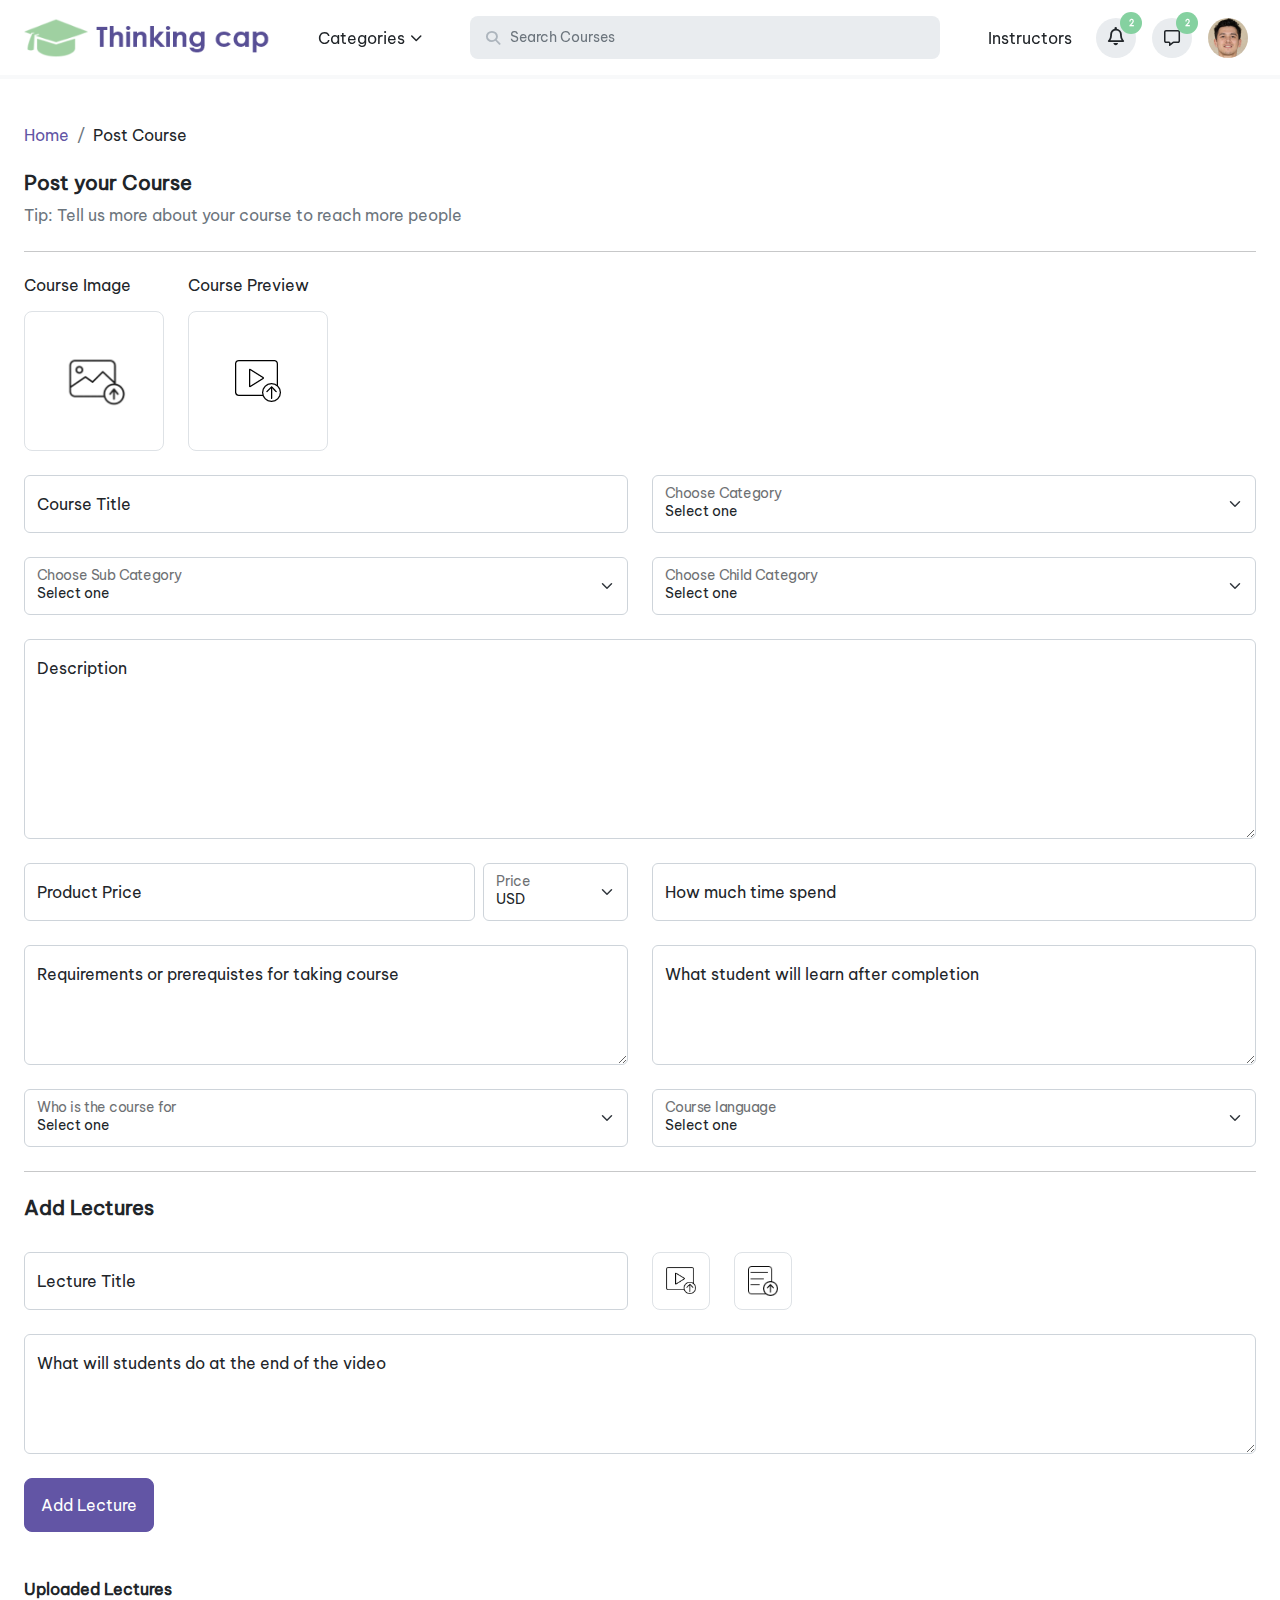
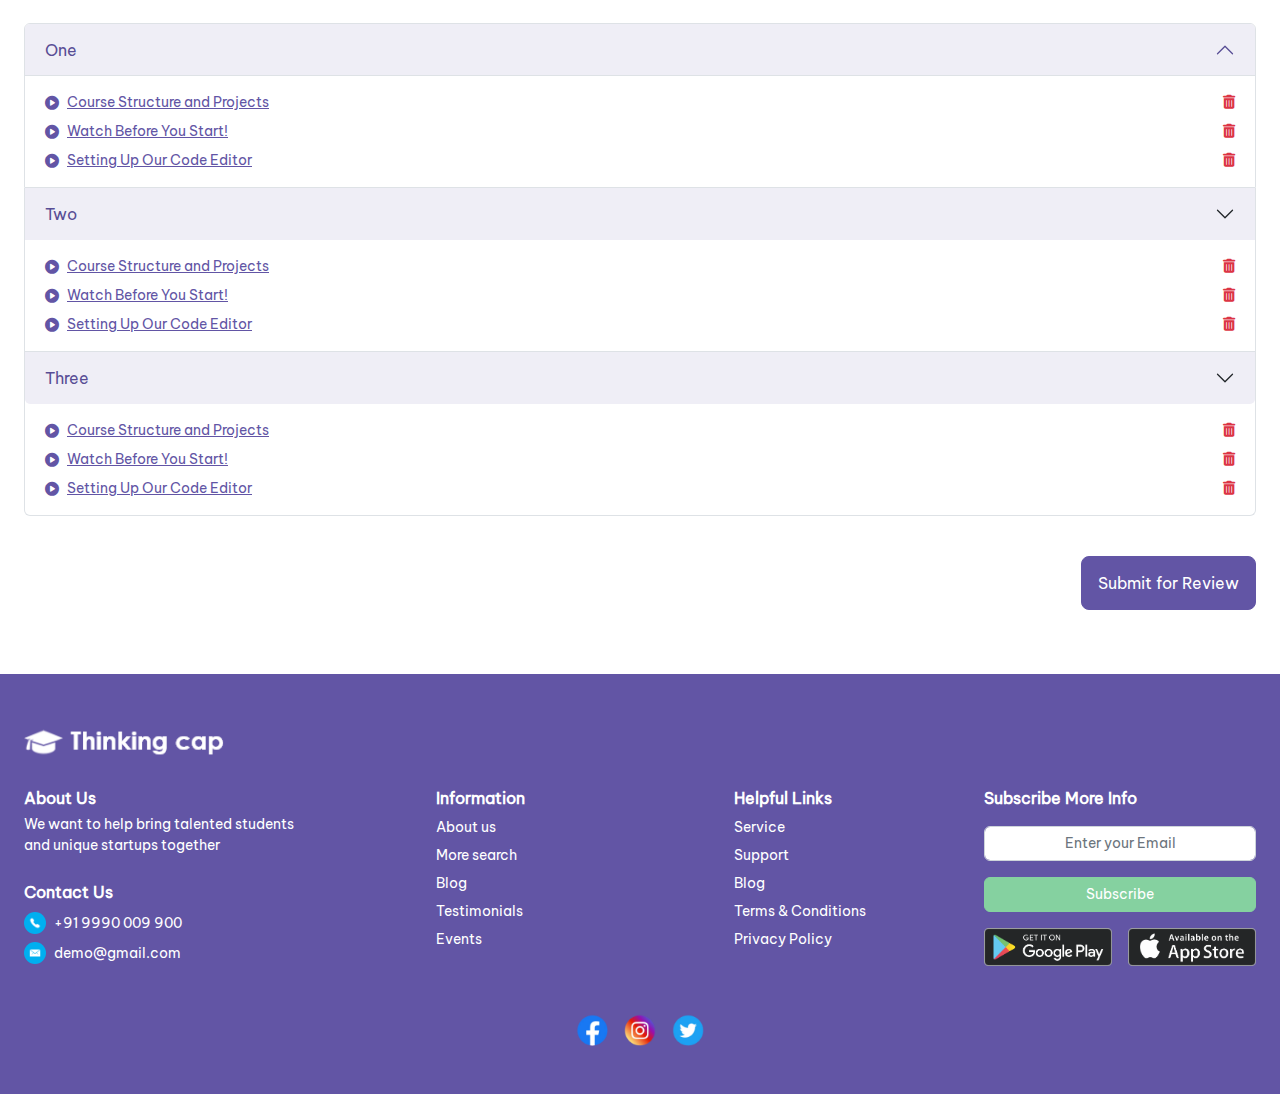
<file: src/addproduct.html>
<!DOCTYPE html>
<html lang="en">

<head>
    <meta charset="UTF-8">
    <meta http-equiv="X-UA-Compatible" content="IE=edge">
    <meta name="viewport" content="width=device-width, initial-scale=1.0">
    <meta name="theme-color" content="#6255a5" />
    <title>Document</title>
    <link rel="stylesheet" href="./assets/styles/style.min.css">
    <link rel="stylesheet" href="https://cdnjs.cloudflare.com/ajax/libs/font-awesome/6.2.0/css/all.min.css">
</head>

<body>

    <header>
        <div class="container-fluid px-4 position-relative">
            <div class="header-nav d-flex align-items-center">
                <div class="logo-container d-flex align-items-center">
                    <button class="btn outline-0 border-0 d-block nav-icon d-lg-none" type="button"
                        data-bs-toggle="offcanvas" data-bs-target="#asidebar" aria-controls="asidebar"><i
                            class="fa fa-bars"></i>
                    </button>
                    <img src="./assets/img/icons/logo.png" class="header-logo" alt="logo">
                </div>
                <div class="nav-item dropdown category-menu d-none d-lg-block">
                    <a class="nav-link dropdown-toggle px-3" href="#" data-bs-toggle="dropdown"
                        data-bs-auto-close="outside" data-bs-offset="0,8">Categories</a>
                    <ul class="dropdown-menu">
                        <li><a class="dropdown-item" href="#">Health & Fitness</a></li>
                        <li><a class="dropdown-item" href="#">Business</a></li>
                        <li class="dropend">
                            <a href="#" class="dropdown-item dropdown-toggle" data-bs-toggle="dropdown"
                                data-bs-auto-close="outside" data-bs-display="static">Development</a>
                            <ul class="dropdown-menu">
                                <li><a class="dropdown-item" href=""> Data Science</a></li>
                                <li><a class="dropdown-item" href=""> Mobile Development</a></li>
                                <li><a class="dropdown-item" href=""> Software Testing</a></li>
                                <li class="dropend">
                                    <a href="#" class="dropdown-item dropdown-toggle" data-bs-toggle="dropdown"
                                        data-bs-auto-close="outside" data-bs-display="static">Web Development</a>
                                    <ul class="dropdown-menu">
                                        <li><a class="dropdown-item" href=""> Javascript</a></li>
                                        <li><a class="dropdown-item" href=""> Vue</a></li>
                                        <li><a class="dropdown-item" href=""> React</a></li>
                                        <li><a class="dropdown-item" href=""> Angular</a></li>
                                    </ul>
                                </li>
                                <li><a class="dropdown-item" href="">Development Tools</a></li>
                            </ul>
                        </li>
                    </ul>
                </div>
                <div class="header-search-bar">
                    <input class="form-control form-control-lg" placeholder="Search Courses" type="text">
                    <a class="btn outline-0 border-0 cursor-pointer search-btn"> <i class="fa fa-search"></i> </a>
                    <a class="btn outline-0 border-0 cursor-pointer close-btn"> <i class="fa fa-close"></i>
                    </a>
                </div>
                <div class="header-controls d-none d-lg-flex align-items-center flex-0-auto">
                    <a href="#" class="nav-link px-3">Instructors</a>
                    <div class="d-flex align-items-center auth-dropdowns">
                        <div class="nav-item dropdown dropdown-menu-end d-none d-lg-block notification-menu">
                            <a class="nav-link dropdown-toggle px-2" href="#" data-bs-toggle="dropdown"
                                data-bs-auto-close="outside" data-bs-offset="0,8">
                                <span class="icon-circle rounded-circle p-1">
                                    <span class="notify-indicator">2</span><i class="fa-regular fa-bell"
                                        style="font-size: 1.143rem;"></i>
                                </span>
                            </a>
                            <ul class="dropdown-menu">
                                <h6 class="dropdown-header pb-3 d-flex align-items-center">Notifications <a href="#"
                                        class="text-decoration-none ms-auto">View all Notifications</a></h6>
                                <div class="overflow-menu">

                                    <li><a class="dropdown-item py-3 small" href="#">Notification 1 Lorem ipsum dolor
                                            sit amet
                                            consectetur adipisicing elit. Odit, exercitationem! </a></li>

                                    <li><a class="dropdown-item py-3 small" href="#">Notification 2 consectetur
                                            adipisicing
                                            elit.
                                            Odit,
                                            exercitationem!
                                        </a></li>
                                    <li>
                                    <li><a class="dropdown-item py-3 small" href="#">Notification 1 Lorem ipsum dolor
                                            sit amet
                                            consectetur adipisicing elit. Odit, exercitationem! </a></li>

                                    <li><a class="dropdown-item py-3 small" href="#">Notification 2 consectetur
                                            adipisicing
                                            elit.
                                            Odit,
                                            exercitationem!
                                        </a></li>
                                    <li><a class="dropdown-item py-3 small" href="#">Notification 2 consectetur
                                            adipisicing
                                            elit.
                                            Odit,
                                            exercitationem!
                                        </a></li>
                                    <li>
                                    <li><a class="dropdown-item py-3 small" href="#">Notification 1 Lorem ipsum dolor
                                            sit amet
                                            consectetur adipisicing elit. Odit, exercitationem! </a></li>

                                    <li><a class="dropdown-item py-3 small" href="#">Notification 2 consectetur
                                            adipisicing
                                            elit.
                                            Odit,
                                            exercitationem!
                                        </a></li>
                                    <li><a class="dropdown-item py-3 small" href="#">Notification 2 consectetur
                                            adipisicing
                                            elit.
                                            Odit,
                                            exercitationem!
                                        </a></li>
                                    <li>
                                    <li><a class="dropdown-item py-3 small" href="#">Notification 1 Lorem ipsum dolor
                                            sit amet
                                            consectetur adipisicing elit. Odit, exercitationem! </a></li>
                                    <li><a class="dropdown-item py-3 small" href="#">Notification 2 consectetur
                                            adipisicing
                                            elit.
                                            Odit,
                                            exercitationem!
                                        </a></li>
                                    <li><a class="dropdown-item py-3 small" href="#">Notification 2 consectetur
                                            adipisicing
                                            elit.
                                            Odit,
                                            exercitationem!
                                        </a></li>
                                    <li>
                                    <li><a class="dropdown-item py-3 small" href="#">Notification 1 Lorem ipsum dolor
                                            sit amet
                                            consectetur adipisicing elit. Odit, exercitationem! </a></li>
                                    <li><a class="dropdown-item py-3 small" href="#">Notification 2 consectetur
                                            adipisicing
                                            elit.
                                            Odit,
                                            exercitationem!
                                        </a></li>
                                </div>

                                <!-- <div class="text-muted text-center mt-4 p-3">No Notifications</div> -->
                            </ul>
                        </div>
                        <div class="nav-item dropdown dropdown-menu-end d-none d-lg-block message-menu">
                            <a class="nav-link dropdown-toggle px-2" href="#" data-bs-toggle="dropdown"
                                data-bs-auto-close="outside" data-bs-offset="0,8">
                                <span class="icon-circle rounded-circle p-1">
                                    <span class="notify-indicator">2</span><i class="fa-regular fa-message"></i></span>
                            </a>
                            <ul class="dropdown-menu">
                                <h6 class="dropdown-header pb-3 d-flex align-items-center">Messages <a href="#"
                                        class="text-decoration-none ms-auto">View all Messages</a></h6>
                                <!-- <div class="text-muted text-center mt-4 p-3">No Messages</div> -->
                                <div class="overflow-menu">

                                    <li><a class="dropdown-item py-3" href="#">
                                            <div class="message-line">
                                                <div class="d-flex gap-2">
                                                    <div class="author-preview flex-0-auto">
                                                        <img src="./assets/img/static/sampleperson.jpg" alt="">
                                                    </div>
                                                    <div class="small">
                                                        <div
                                                            class="d-flex gap-2 align-items-center justify-content-between">
                                                            <div class="fw-bold">Todd Scott</div>
                                                            <div class="text-muted message-stamp flex-0-auto">5
                                                                Mins
                                                                ago</div>
                                                        </div>
                                                        <div class="text-muted message-content">
                                                            Lorem ipsum dolor sit amet consectetur adipisicing elit.
                                                            Corrupti
                                                            aliquam
                                                            quo
                                                            molestias laborum dolores totam vel repudiandae impedit
                                                            atque
                                                            ipsum.
                                                        </div>
                                                    </div>
                                                </div>
                                            </div>
                                        </a></li>
                                    <li>

                                    <li><a class="dropdown-item py-3" href="#">
                                            <div class="message-line">
                                                <div class="d-flex gap-2">
                                                    <div class="author-preview flex-0-auto">
                                                        <img src="./assets/img/static/sampleperson.jpg" alt="">
                                                    </div>
                                                    <div class="small">
                                                        <div
                                                            class="d-flex gap-2 align-items-center justify-content-between">
                                                            <div class="fw-bold">Todd Scott</div>
                                                            <div class="text-muted message-stamp flex-0-auto">5
                                                                Mins
                                                                ago</div>
                                                        </div>
                                                        <div class="text-muted message-content">
                                                            Lorem ipsum dolor sit amet consectetur adipisicing elit.
                                                            Corrupti
                                                            aliquam
                                                            quo
                                                            molestias laborum dolores totam vel repudiandae impedit
                                                            atque
                                                            ipsum.
                                                        </div>
                                                    </div>
                                                </div>
                                            </div>
                                        </a></li>
                                    <li>

                                    <li><a class="dropdown-item py-3" href="#">
                                            <div class="message-line">
                                                <div class="d-flex gap-2">
                                                    <div class="author-preview flex-0-auto">
                                                        <img src="./assets/img/static/sampleperson.jpg" alt="">
                                                    </div>
                                                    <div class="small">
                                                        <div
                                                            class="d-flex gap-2 align-items-center justify-content-between">
                                                            <div class="fw-bold">Todd Scott</div>
                                                            <div class="text-muted message-stamp flex-0-auto">5
                                                                Mins
                                                                ago</div>
                                                        </div>
                                                        <div class="text-muted message-content">
                                                            Lorem ipsum dolor sit amet consectetur adipisicing elit.
                                                            Corrupti
                                                            aliquam
                                                            quo
                                                            molestias laborum dolores totam vel repudiandae impedit
                                                            atque
                                                            ipsum.
                                                        </div>
                                                    </div>
                                                </div>
                                            </div>
                                        </a></li>
                                    <li>

                                    <li><a class="dropdown-item py-3" href="#">
                                            <div class="message-line">
                                                <div class="d-flex gap-2">
                                                    <div class="author-preview flex-0-auto">
                                                        <img src="./assets/img/static/sampleperson.jpg" alt="">
                                                    </div>
                                                    <div class="small">
                                                        <div
                                                            class="d-flex gap-2 align-items-center justify-content-between">
                                                            <div class="fw-bold">Todd Scott</div>
                                                            <div class="text-muted message-stamp flex-0-auto">5
                                                                Mins
                                                                ago</div>
                                                        </div>
                                                        <div class="text-muted message-content">
                                                            Lorem ipsum dolor sit amet consectetur adipisicing elit.
                                                            Corrupti
                                                            aliquam
                                                            quo
                                                            molestias laborum dolores totam vel repudiandae impedit
                                                            atque
                                                            ipsum.
                                                        </div>
                                                    </div>
                                                </div>
                                            </div>
                                        </a></li>
                                    <li>

                                    <li><a class="dropdown-item py-3" href="#">
                                            <div class="message-line">
                                                <div class="d-flex gap-2">
                                                    <div class="author-preview flex-0-auto">
                                                        <img src="./assets/img/static/sampleperson.jpg" alt="">
                                                    </div>
                                                    <div class="small">
                                                        <div
                                                            class="d-flex gap-2 align-items-center justify-content-between">
                                                            <div class="fw-bold">Todd Scott</div>
                                                            <div class="text-muted message-stamp flex-0-auto">5
                                                                Mins
                                                                ago</div>
                                                        </div>
                                                        <div class="text-muted message-content">
                                                            Lorem ipsum dolor sit amet consectetur adipisicing elit.
                                                            Corrupti
                                                            aliquam
                                                            quo
                                                            molestias laborum dolores totam vel repudiandae impedit
                                                            atque
                                                            ipsum.
                                                        </div>
                                                    </div>
                                                </div>
                                            </div>
                                        </a></li>
                                    <li>

                                    <li><a class="dropdown-item py-3" href="#">
                                            <div class="message-line">
                                                <div class="d-flex gap-2">
                                                    <div class="author-preview flex-0-auto">
                                                        <img src="./assets/img/static/sampleperson.jpg" alt="">
                                                    </div>
                                                    <div class="small">
                                                        <div
                                                            class="d-flex gap-2 align-items-center justify-content-between">
                                                            <div class="fw-bold">Todd Scott</div>
                                                            <div class="text-muted message-stamp flex-0-auto">5
                                                                Mins
                                                                ago</div>
                                                        </div>
                                                        <div class="text-muted message-content">
                                                            Lorem ipsum dolor sit amet consectetur adipisicing elit.
                                                            Corrupti
                                                            aliquam
                                                            quo
                                                            molestias laborum dolores totam vel repudiandae impedit
                                                            atque
                                                            ipsum.
                                                        </div>
                                                    </div>
                                                </div>
                                            </div>
                                        </a></li>
                                    <li>

                                    <li><a class="dropdown-item py-3" href="#">
                                            <div class="message-line">
                                                <div class="d-flex gap-2">
                                                    <div class="author-preview flex-0-auto">
                                                        <img src="./assets/img/static/sampleperson.jpg" alt="">
                                                    </div>
                                                    <div class="small">
                                                        <div
                                                            class="d-flex gap-2 align-items-center justify-content-between">
                                                            <div class="fw-bold">Todd Scott</div>
                                                            <div class="text-muted message-stamp flex-0-auto">5
                                                                Mins
                                                                ago</div>
                                                        </div>
                                                        <div class="text-muted message-content">
                                                            Lorem ipsum dolor sit amet consectetur adipisicing elit.
                                                            Corrupti
                                                            aliquam
                                                            quo
                                                            molestias laborum dolores totam vel repudiandae impedit
                                                            atque
                                                            ipsum.
                                                        </div>
                                                    </div>
                                                </div>
                                            </div>
                                        </a></li>
                                    <li>
                                </div>
                            </ul>
                        </div>
                        <div class="nav-item dropdown dropdown-menu-end d-none d-lg-block">
                            <a class="nav-link dropdown-toggle px-2" href="#" data-bs-toggle="dropdown"
                                data-bs-auto-close="outside" data-bs-offset="0,8">
                                <div class="author-preview flex-0-auto">
                                    <img src="./assets/img/static/sampleperson.jpg" alt="">
                                </div>
                            </a>
                            <ul class="dropdown-menu">
                                <li>
                                    <a class="dropdown-item" href="#">
                                        <div class="d-flex align-items-center gap-3">
                                            <div class="author-preview flex-0-auto">
                                                <img src="./assets/img/static/sampleperson.jpg" alt="">
                                            </div>
                                            <div>
                                                <div class="text-black fw-bold"> User Account</div>
                                                <div class="small text-muted"> testuser1@gmail.com </div>
                                            </div>
                                        </div>
                                    </a>
                                </li>
                                <li>
                                    <hr class="dropdown-divider">
                                </li>
                                <li><a class="dropdown-item small" href="#">My Learnings</a></li>
                                <li><a class="dropdown-item small" href="#">My Listing</a></li>
                                <li><a class="dropdown-item small" href="#">My Favourites</a></li>
                                <li>
                                    <hr class="dropdown-divider">
                                </li>
                                <li><a class="dropdown-item small" href="#">Edit Profile</a></li>
                                <li><a class="dropdown-item small" href="#">Purchase History</a></li>
                                <li><a class="dropdown-item small" href="#">My Address</a></li>
                                <li><a class="dropdown-item small" href="#">Settings</a></li>
                                <li>
                                    <hr class="dropdown-divider">
                                </li>
                                <li><a class="dropdown-item small" href="#">Help</a></li>
                                <li><a class="dropdown-item small" href="#">Logout</a></li>
                            </ul>
                        </div>
                    </div>
                </div>
            </div>
        </div>

        <aside class="asider-bar offcanvas offcanvas-start" tabindex="-1" id="asidebar">
            <div class="offcanvas-header">
                <button type="button" class="cls-btn outline-0 border-0" data-bs-dismiss="offcanvas"
                    data-bs-target="#asidebar" aria-label="Close"><i class="fa fa-close"></i></button>
            </div>
            <div class="offcanvas-body auth-dropdowns">
                <div class="profile-menu-mobile">
                    <div class="d-flex align-items-center gap-3 cursor-pointer" id="profile-menu-collapse" data-bs-toggle="collapse"
                        href="#profile" role="button" aria-expanded="false" aria-controls="profile">
                        <div class="author-preview flex-0-auto">
                            <img src="./assets/img/static/sampleperson.jpg" alt="">
                        </div>
                        <div>
                            <div class="text-black fw-bold"> User Account</div>
                            <div class="small text-muted"> testuser1@gmail.com </div>
                        </div>
                        <i class="fa-solid fa-chevron-right ms-auto small"></i>
                    </div>

                    <div class="collapse" id="profile">
                        <div class="profile-menu-wrapper">
                            <ul class="dropdown-menu py-0 show position-relative border-0">
                                <li>
                                    <hr class="dropdown-divider mt-3">
                                </li>
                                <li>
                                    <a class="dropdown-item px-0 bg-white small d-flex align-items-center justify-content-between"
                                        href="#">Notifications <span
                                            class="badge text-bg-secondary text-white">4</span></a>
                                </li>
                                <li>
                                    <a class="dropdown-item px-0 bg-white small d-flex align-items-center justify-content-between"
                                        href="#">Messages <span class="badge text-bg-secondary text-white">4</span></a>
                                </li>
                                <li>
                                    <hr class="dropdown-divider">
                                </li>
                                <li><a class="dropdown-item px-0 bg-white small" href="#">My Learnings</a></li>
                                <li><a class="dropdown-item px-0 bg-white small" href="#">My Listing</a></li>
                                <li><a class="dropdown-item px-0 bg-white small" href="#">My Favourites</a></li>
                                <li>
                                    <hr class="dropdown-divider">
                                </li>
                                <li><a class="dropdown-item px-0 bg-white small" href="#">Edit Profile</a></li>
                                <li><a class="dropdown-item px-0 bg-white small" href="#">Purchase History</a></li>
                                <li><a class="dropdown-item px-0 bg-white small" href="#">My Address</a></li>
                                <li><a class="dropdown-item px-0 bg-white small" href="#">Settings</a></li>
                                <li>
                                    <hr class="dropdown-divider">
                                </li>
                                <li><a class="dropdown-item px-0 bg-white small" href="#">Help</a></li>
                                <li><a class="dropdown-item px-0 bg-white small" href="#">Logout</a></li>
                            </ul>
                        </div>
                    </div>

                </div>

                <hr>
                <a href="#" class="text-black small">Instructors</a>
                <hr>
                <div class="mb-2 text-muted small">Categories</div>
                <div class="page-header">
                    <nav>
                        <div class="menu-wrapper is-visible">
                            <div class="list-wrapper">
                                <ul class="menu level-1">
                                    <li>
                                        <a href="" class="nested">Web Development</a>
                                        <ul class="sub-menu level-2">
                                            <li>
                                                <a href="" class="nested">Javascript</a>
                                                <ul class="sub-menu level-3">
                                                    <li> <a href="">React</a> </li>
                                                    <li> <a href="">Vue</a> </li>
                                                    <li> <a href="">Angular</a> </li>
                                                </ul>
                                            </li>
                                            <li>
                                                <a href="">Course Materials</a>
                                            </li>
                                        </ul>
                                    </li>
                                    <li>
                                        <a href="" class="nested">Mobile Development</a>
                                        <ul class="sub-menu level-2">
                                            <li>
                                                <a href="">Unity</a>
                                            </li>
                                            <li>
                                                <a href="">3D Game Development</a>
                                            </li>
                                        </ul>
                                    </li>
                                    <li>
                                        <a href="">IT Certifications</a>
                                    </li>
                                    <li>
                                        <a href="">Lorem ipsum dolor sit amet consectetur adipisicing elit. Libero vel
                                            sequi nobis atque, laudantium perspiciatis!</a>
                                    </li>
                                </ul>
                            </div>
                            <div class="list-wrapper">
                                <button type="button" class="back-one-level mb-2 ps-0">
                                    <i class="fa fa-arrow-left f-12"></i>
                                    <span class="text-start small text-truncate" />
                                </button>
                                <div class="sub-menu-wrapper"></div>
                            </div>
                            <div class="list-wrapper">
                                <button type="button" class="back-one-level mb-2 ps-0">
                                    <i class="fa fa-arrow-left f-12"></i>
                                    <span class="text-start small text-truncate" />
                                </button>
                                <div class="sub-menu-wrapper"></div>
                            </div>
                        </div>
                    </nav>
                </div>
            </div>
        </aside>
    </header>

    <main>
        <div class="addproduct-page">
            <div class="container-xxl px-4">
                <div class="py-5">
                    <nav aria-label="breadcrumb">
                        <ol class="breadcrumb">
                            <li class="breadcrumb-item active"><a class="text-decoration-none"
                                    href="./index.html">Home</a></li>
                            <li class="breadcrumb-item active text-dark" aria-current="page">Post Course</li>
                        </ol>
                    </nav>
                    <h5 class="fw-bold mt-4">Post your Course</h5>
                    <div class="text-muted">Tip: Tell us more about your course to reach more people</div>

                    <div class="row gy-4 mt-0">
                        <div class="col-12">
                            <hr class="mb-4 mt-0" />
                            <div class="d-flex gap-4">

                                <div class="preview-course-block">
                                    <h6 class="mb-3">Course Image</h6>
                                    <div id="display-image" class="border rounded-3">
                                        <span class="uploader-input uploader-img">
                                            <input type="file" name="theFile">
                                        </span>
                                    </div>
                                </div>

                                <div class="preview-course-block">
                                    <h6 class="mb-3">Course Preview</h6>
                                    <div id="display-image" class="border rounded-3">
                                        <span class="uploader-input uploader-video">
                                            <input type="file" name="theFile">
                                        </span>
                                    </div>
                                </div>

                            </div>
                        </div>
                        <div class="col-sm-6">
                            <div class="form-floating">
                                <input type="email" class="form-control" id="courseTitle"
                                    placeholder="name@example.com">
                                <label for="courseTitle">Course Title</label>
                            </div>
                        </div>
                        <div class="col-sm-6">
                            <div class="form-floating">
                                <select class="form-select" id="ChooseCategory">
                                    <option selected hidden>Select one</option>
                                    <option value="1">One</option>
                                    <option value="2">Two</option>
                                    <option value="3">Three</option>
                                </select>
                                <label for="ChooseCategory">Choose Category</label>
                            </div>
                        </div>
                        <div class="col-sm-6">
                            <div class="form-floating">
                                <select class="form-select" id="ChooseSubCategory">
                                    <option selected hidden>Select one</option>
                                    <option value="1">One</option>
                                    <option value="2">Two</option>
                                    <option value="3">Three</option>
                                </select>
                                <label for="ChooseSubCategory">Choose Sub Category</label>
                            </div>
                        </div>
                        <div class="col-sm-6">
                            <div class="form-floating">
                                <select class="form-select" id="ChooseChildCategory">
                                    <option selected hidden>Select one</option>
                                    <option value="1">One</option>
                                    <option value="2">Two</option>
                                    <option value="3">Three</option>
                                </select>
                                <label for="ChooseChildCategory">Choose Child Category</label>
                            </div>
                        </div>
                        <div class="col-12">
                            <div class="form-floating">
                                <textarea class="form-control" placeholder="Description" id="description"
                                    style="min-height: 200px"></textarea>
                                <label for="description">Description</label>
                            </div>
                        </div>
                        <div class="col-sm-6">
                            <div class="row g-2">
                                <div class="col-9">
                                    <div class="form-floating">
                                        <input type="email" class="form-control" id="floatingInputGrid"
                                            placeholder="name@example.com">
                                        <label for="floatingInputGrid">Product Price</label>
                                    </div>
                                </div>
                                <div class="col-3">
                                    <div class="form-floating">
                                        <select class="form-select" id="floatingSelectGrid">
                                            <option selected>USD</option>
                                            <option value="2">Two</option>
                                            <option value="3">Three</option>
                                        </select>
                                        <label for="floatingSelectGrid">Price</label>
                                    </div>
                                </div>
                            </div>
                        </div>
                        <div class="col-sm-6">
                            <div class="form-floating">
                                <input type="email" class="form-control" id="howMuchSpend"
                                    placeholder="name@example.com">
                                <label for="howMuchSpend">How much time spend</label>
                            </div>
                        </div>
                        <div class="col-sm-6">
                            <div class="form-floating">
                                <textarea class="form-control" placeholder="Description" id="description"
                                    style="min-height: 120px"></textarea>
                                <label for="description">Requirements or prerequistes for taking course</label>
                            </div>
                        </div>
                        <div class="col-sm-6">
                            <div class="form-floating">
                                <textarea class="form-control" placeholder="Description" id="description"
                                    style="min-height: 120px"></textarea>
                                <label for="description">What student will learn after completion</label>
                            </div>
                        </div>
                        <div class="col-sm-6">
                            <div class="form-floating">
                                <select class="form-select" id="ChooseSubCategory">
                                    <option selected hidden>Select one</option>
                                    <option value="1">One</option>
                                    <option value="2">Two</option>
                                    <option value="3">Three</option>
                                </select>
                                <label for="ChooseSubCategory">Who is the course for</label>
                            </div>
                        </div>
                        <div class="col-sm-6">
                            <div class="form-floating">
                                <select class="form-select" id="ChooseChildCategory">
                                    <option selected hidden>Select one</option>
                                    <option value="1">One</option>
                                    <option value="2">Two</option>
                                    <option value="3">Three</option>
                                </select>
                                <label for="ChooseChildCategory">Course language</label>
                            </div>
                        </div>
                        <div class="col-12">
                            <hr class="my-0" />
                        </div>
                        <div class="col-12">
                            <h5 class="fw-bold">Add Lectures</h5>
                        </div>
                        <div class="col-6">
                            <div class="form-floating">
                                <input type="email" class="form-control" id="lectureTitle"
                                    placeholder="name@example.com">
                                <label for="lectureTitle">Lecture Title</label>
                            </div>
                        </div>
                        <div class="col-6">
                            <div class="d-flex gap-4">
                                <div class="border rounded-3 card-upload">
                                    <span class="uploader-input uploader-video">
                                        <input type="file" name="theFile">
                                    </span>
                                </div>
                                <div class="border rounded-3 card-upload">
                                    <span class="uploader-input uploader-video-list">
                                        <input type="file" name="theFile">
                                    </span>
                                </div>
                            </div>
                        </div>
                        <div class="col-12">
                            <div class="form-floating">
                                <textarea class="form-control" placeholder="Description" id="description"
                                    style="min-height: 120px"></textarea>
                                <label for="description">What will students do at the end of the video</label>
                            </div>
                        </div>
                        <div class="col-12">
                            <div class="text-start">
                                <button type="button" class="btn btn-primary btn-lg">Add Lecture</button>
                            </div>
                        </div>
                        <div class="col-12">
                            <h6 class="fw-bold my-4">Uploaded Lectures</h6>
                            <div class="accordion lecture-list-accordion">
                                <div class="accordion-item">
                                    <h2 class="accordion-header">
                                        <button class="accordion-button" type="button" data-bs-toggle="collapse"
                                            data-bs-target="#collapseOne" aria-expanded="true"
                                            aria-controls="collapseOne">
                                            One
                                        </button>
                                    </h2>
                                    <div id="collapseOne" class="accordion-collapse collapse show">
                                        <div class="accordion-body">
                                            <div class="d-grid gap-2">
                                                <div class="small d-flex gap-2 text-primary cursor-pointer">
                                                    <i class="fa-solid fa-circle-play align-self-center"></i>
                                                    <span class="text-decoration-underline">Course Structure and
                                                        Projects</span>
                                                    <span class="ms-auto"><i
                                                            class="fa-solid fa-trash-can text-danger"></i></span>
                                                </div>
                                                <div class="small d-flex gap-2 text-primary cursor-pointer">
                                                    <i class="fa-solid fa-circle-play align-self-center"></i>
                                                    <span class="text-decoration-underline">Watch Before You
                                                        Start!</span>
                                                    <span class="ms-auto"><i
                                                            class="fa-solid fa-trash-can text-danger"></i></span>
                                                </div>
                                                <div class="small d-flex gap-2 text-primary cursor-pointer">
                                                    <i class="fa-solid fa-circle-play align-self-center"></i>
                                                    <span class="text-decoration-underline">Setting Up Our Code
                                                        Editor</span>
                                                    <span class="ms-auto"><i
                                                            class="fa-solid fa-trash-can text-danger"></i></span>
                                                </div>
                                            </div>
                                        </div>
                                    </div>
                                </div>
                                <div class="accordion-item">
                                    <h2 class="accordion-header">
                                        <button class="accordion-button collapsed" type="button"
                                            data-bs-toggle="collapse" data-bs-target="#collapseTwo" aria-expanded="true"
                                            aria-controls="collapseTwo">
                                            Two
                                        </button>
                                    </h2>
                                    <div id="collapseTwo" class="accordion-collapse collapse show">
                                        <div class="accordion-body">
                                            <div class="d-grid gap-2">
                                                <div class="small d-flex gap-2 text-primary cursor-pointer">
                                                    <i class="fa-solid fa-circle-play align-self-center"></i>
                                                    <span class="text-decoration-underline">Course Structure and
                                                        Projects</span>
                                                    <span class="ms-auto"><i
                                                            class="fa-solid fa-trash-can text-danger"></i></span>
                                                </div>
                                                <div class="small d-flex gap-2 text-primary cursor-pointer">
                                                    <i class="fa-solid fa-circle-play align-self-center"></i>
                                                    <span class="text-decoration-underline">Watch Before You
                                                        Start!</span>
                                                    <span class="ms-auto"><i
                                                            class="fa-solid fa-trash-can text-danger"></i></span>
                                                </div>
                                                <div class="small d-flex gap-2 text-primary cursor-pointer">
                                                    <i class="fa-solid fa-circle-play align-self-center"></i>
                                                    <span class="text-decoration-underline">Setting Up Our Code
                                                        Editor</span>
                                                    <span class="ms-auto"><i
                                                            class="fa-solid fa-trash-can text-danger"></i></span>
                                                </div>
                                            </div>
                                        </div>
                                    </div>
                                </div>
                                <div class="accordion-item">
                                    <h2 class="accordion-header">
                                        <button class="accordion-button collapsed" type="button"
                                            data-bs-toggle="collapse" data-bs-target="#collapseThree"
                                            aria-expanded="true" aria-controls="collapseThree">
                                            Three
                                        </button>
                                    </h2>
                                    <div id="collapseThree" class="accordion-collapse collapse show">
                                        <div class="accordion-body">
                                            <div class="d-grid gap-2">
                                                <div class="small d-flex gap-2 text-primary cursor-pointer">
                                                    <i class="fa-solid fa-circle-play align-self-center"></i>
                                                    <span class="text-decoration-underline">Course Structure and
                                                        Projects</span>
                                                    <span class="ms-auto"><i
                                                            class="fa-solid fa-trash-can text-danger"></i></span>
                                                </div>
                                                <div class="small d-flex gap-2 text-primary cursor-pointer">
                                                    <i class="fa-solid fa-circle-play align-self-center"></i>
                                                    <span class="text-decoration-underline">Watch Before You
                                                        Start!</span>
                                                    <span class="ms-auto"><i
                                                            class="fa-solid fa-trash-can text-danger"></i></span>
                                                </div>
                                                <div class="small d-flex gap-2 text-primary cursor-pointer">
                                                    <i class="fa-solid fa-circle-play align-self-center"></i>
                                                    <span class="text-decoration-underline">Setting Up Our Code
                                                        Editor</span>
                                                    <span class="ms-auto"><i
                                                            class="fa-solid fa-trash-can text-danger"></i></span>
                                                </div>
                                            </div>
                                        </div>
                                    </div>
                                </div>
                            </div>
                        </div>
                    </div>




                    <div class="text-end mt-4">
                        <button type="button" class="btn btn-primary btn-lg my-3">Submit for Review</button>
                    </div>

                </div>
            </div>
        </div>
    </main>

    <footer class="py-4 py-sm-5">
        <div class="container-xxl px-4">
            <img src="./assets/img/icons/logo-white.png" class="footer-logo mb-4" alt="logo">
            <div class="row gx-lg-5 gy-4 gy-sm-5">
                <div class="order-1 col-12 col-md-6 col-xl-3">
                    <div class="row gy-4">
                        <div class="col-sm-6 col-md-12">
                            <p class="mb-1 fw-bold">About Us</p>
                            <p class="small mb-0">We want to help bring talented students and unique startups together
                            </p>
                        </div>
                        <div class="col-sm-6 col-md-12">
                            <p class="mb-2 fw-bold">Contact Us</p>
                            <div class="d-flex align-items-center gap-2 mb-2">
                                <span class="contact-rings">
                                    <img src="./assets/img/icons/phonecall.png" alt="logo">
                                </span>
                                <a class="text-white text-decoration-none small" href="tel:+919990009900">+91 9990 009
                                    900</a>
                            </div>
                            <div class="d-flex align-items-center gap-2">
                                <span class="contact-rings">
                                    <img src="./assets/img/icons/emailicon.png" alt="logo">
                                </span>
                                <a class="text-white text-decoration-none small"
                                    href="demo@gmail.com">demo@gmail.com</a>
                            </div>
                        </div>
                    </div>
                </div>
                <div
                    class="order-2 order-md-3 order-xl-2 col-sm-6 col-md-6 col-lg-6 col-xl-3 d-xl-flex justify-content-center">
                    <div class="footer-container">
                        <p class="mb-1 fw-bold">Information</p>
                        <div class="footer-links mb-1"><a href="#">About us</a></div>
                        <div class="footer-links mb-1"><a href="#">More search</a></div>
                        <div class="footer-links mb-1"><a href="#">Blog</a></div>
                        <div class="footer-links mb-1"><a href="#">Testimonials</a></div>
                        <div class="footer-links"><a href="#">Events</a></div>
                    </div>
                </div>
                <div
                    class="order-3 order-lg-4 order-xl-3 col-sm-6 col-md-6 col-lg-6 col-xl-3 d-xl-flex justify-content-center">
                    <div class="footer-container">
                        <p class="mb-1 fw-bold">Helpful Links</p>
                        <div class="footer-links mb-1"><a href="#">Service</a></div>
                        <div class="footer-links mb-1"><a href="#">Support</a></div>
                        <div class="footer-links mb-1"><a href="#">Blog</a></div>
                        <div class="footer-links mb-1"><a href="#">Terms & Conditions</a></div>
                        <div class="footer-links"><a href="#">Privacy Policy</a></div>
                    </div>
                </div>
                <div class="order-4 order-md-2 order-xl-4 col-12 col-md-6 col-lg-6 col-xl-3">
                    <div class="subscribe-block">
                        <p class="mb-3 fw-bold">Subscribe More Info</p>
                        <input class="form-control text-center" type="text" placeholder="Enter your Email">
                        <button type="button" class="btn btn-secondary w-100 mt-3">Subscribe</button>

                        <div class="row mt-3 gx-3 app-links">
                            <div class="col-sm-6">
                                <a href="#"><img src="./assets/img/icons/playstore.png" class="w-100" alt="logo"></a>
                            </div>
                            <div class="col-sm-6">
                                <a href="#"> <img src="./assets/img/icons/appstore.png" class="w-100" alt="logo"></a>
                            </div>
                        </div>
                    </div>
                </div>
                <div class="order-5 col-12">
                    <div class="d-flex justify-content-center gap-3 social-links">
                        <a href="#">
                            <img height="32" src="./assets/img/icons/fb-icon.png" alt="logo">
                        </a>
                        <a href="#">
                            <img height="32" src="./assets/img/icons/insta-icon.png" alt="logo">
                        </a>
                        <a href="#">
                            <img height="32" src="./assets/img/icons/twitter-icon.png" alt="logo">
                        </a>
                    </div>
                </div>
            </div>
        </div>
    </footer>

    <script src="./assets/js/bootstrap.js"></script>
    <script src="./assets/js/swiper.js"></script>
    <script src="./assets/js/slider-setup.js"></script>
    <script src="./assets/js/dropdown-setup.js"></script>
    <script src="./assets/js/mobile-category-menu.js"></script>
    <script src="./assets/js/searchbar-toggle.js"></script>
    <script src="./assets/js/file-upload.js"></script>
</body>

</html>
</file>
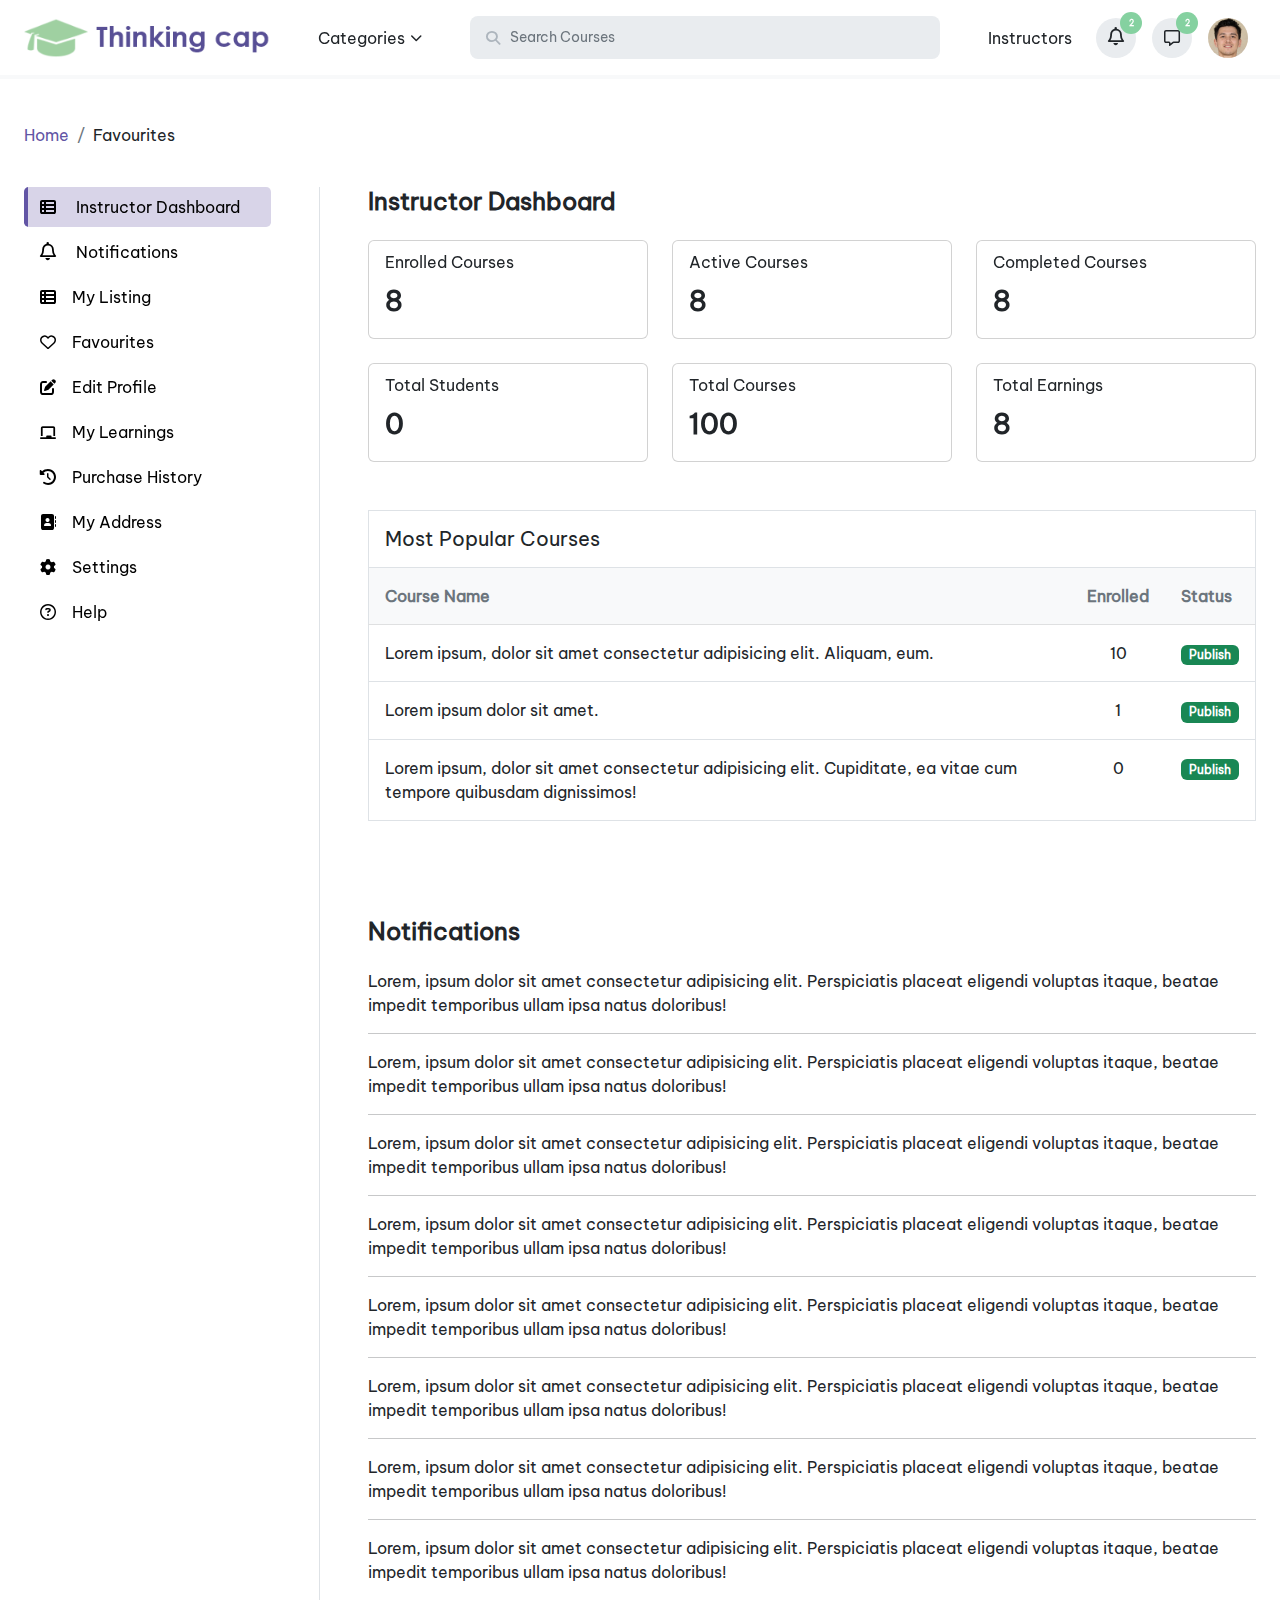
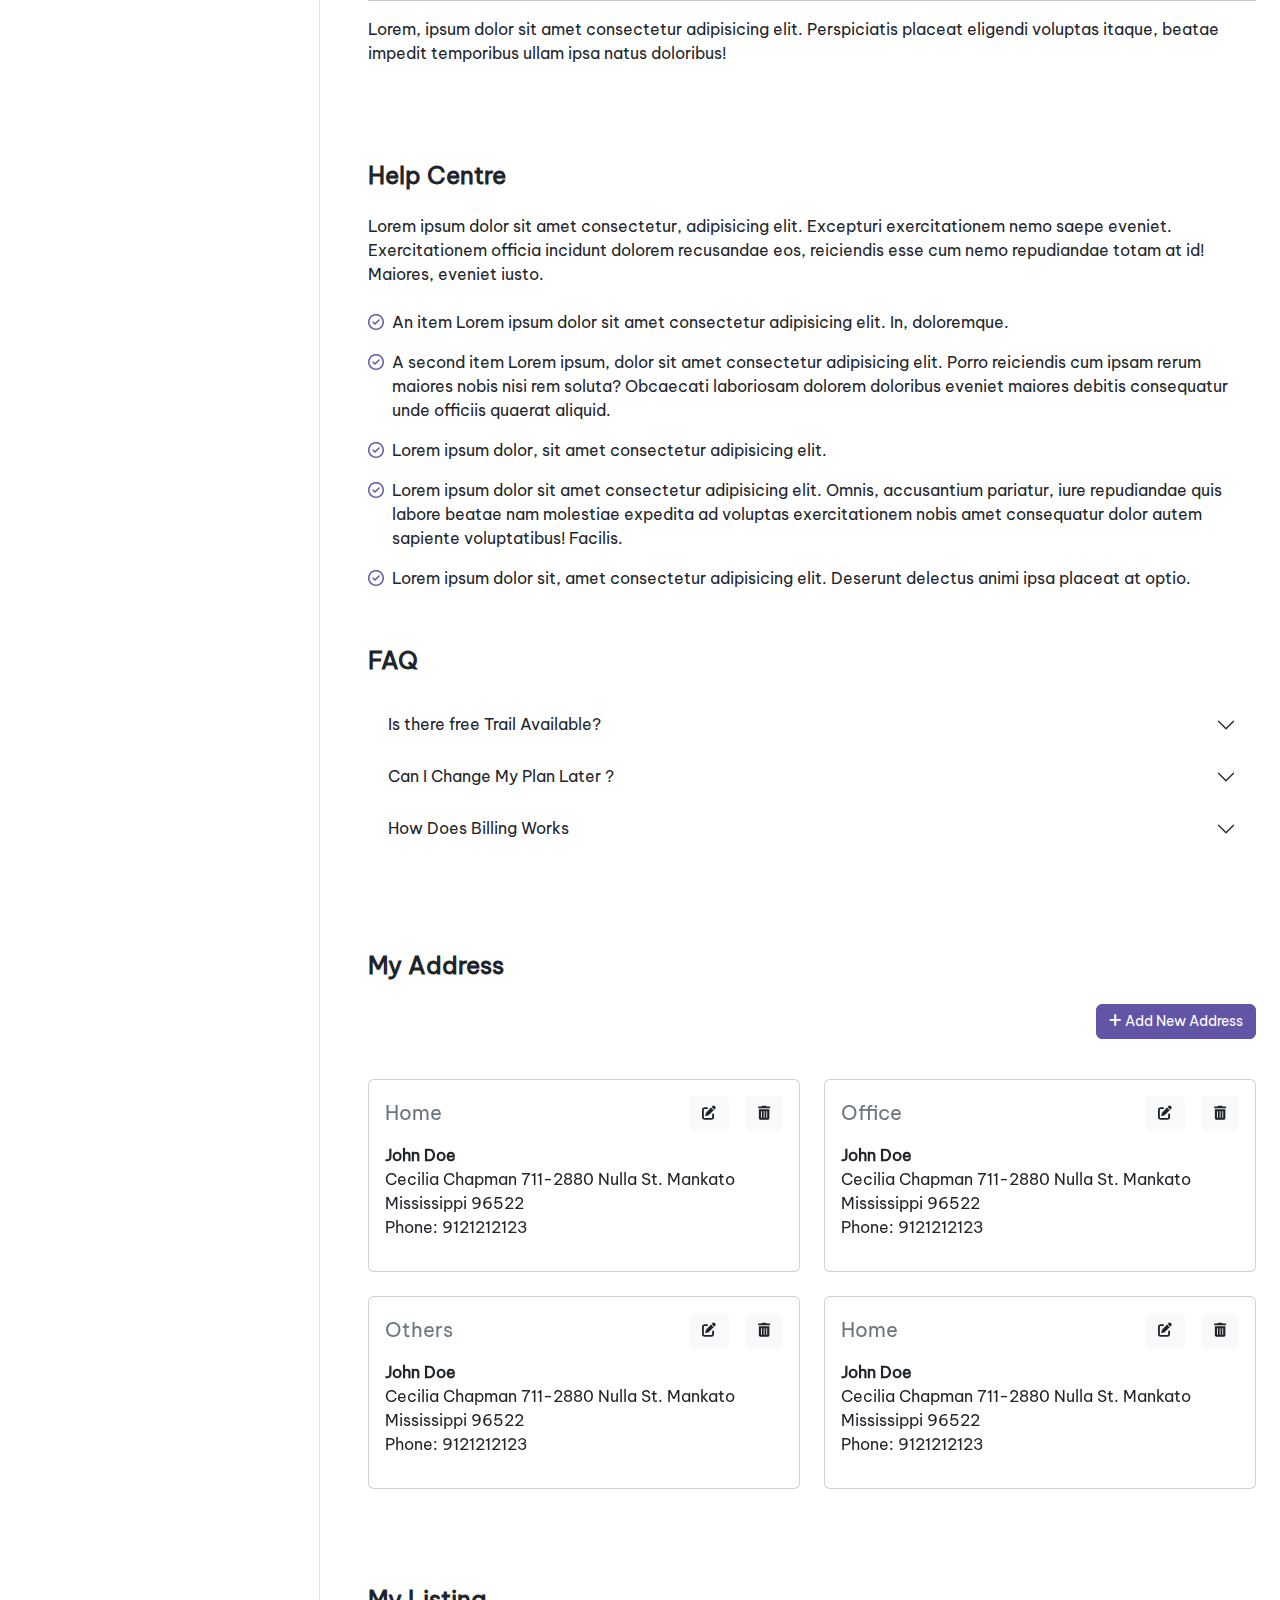
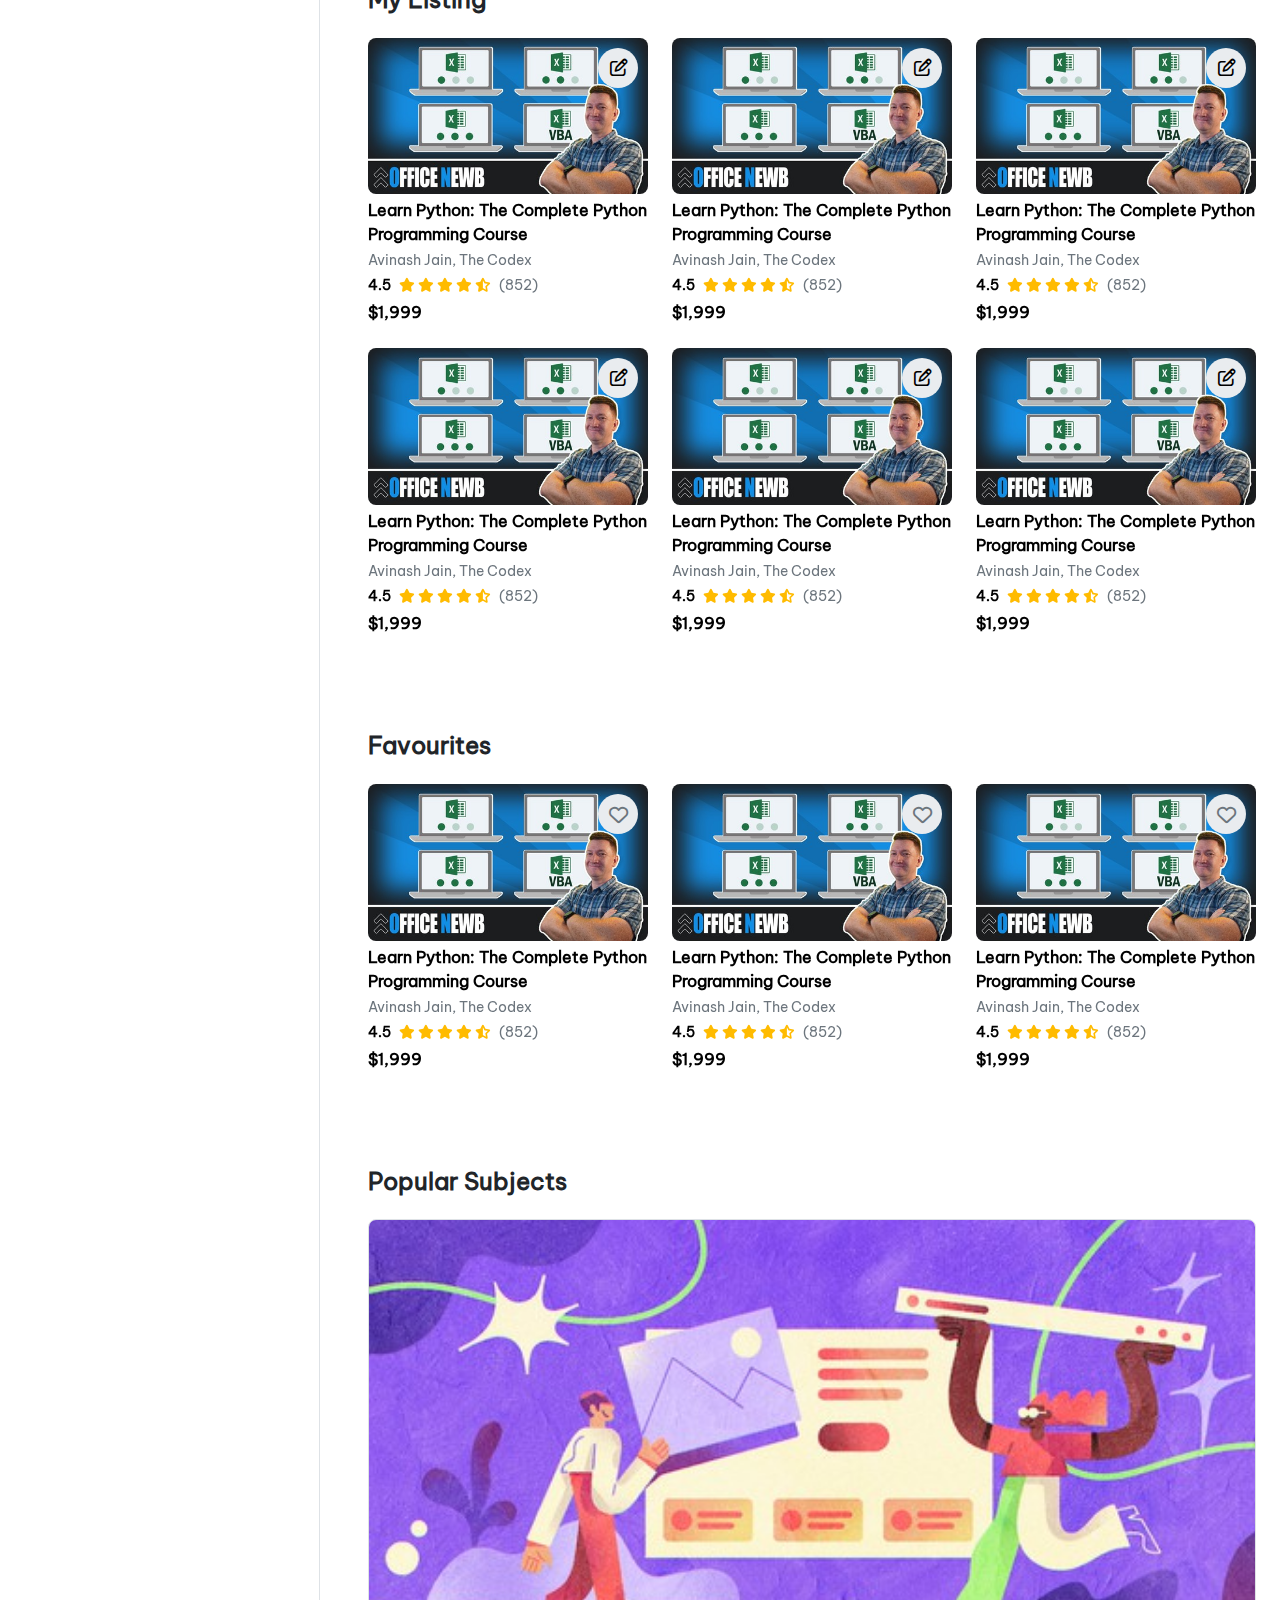
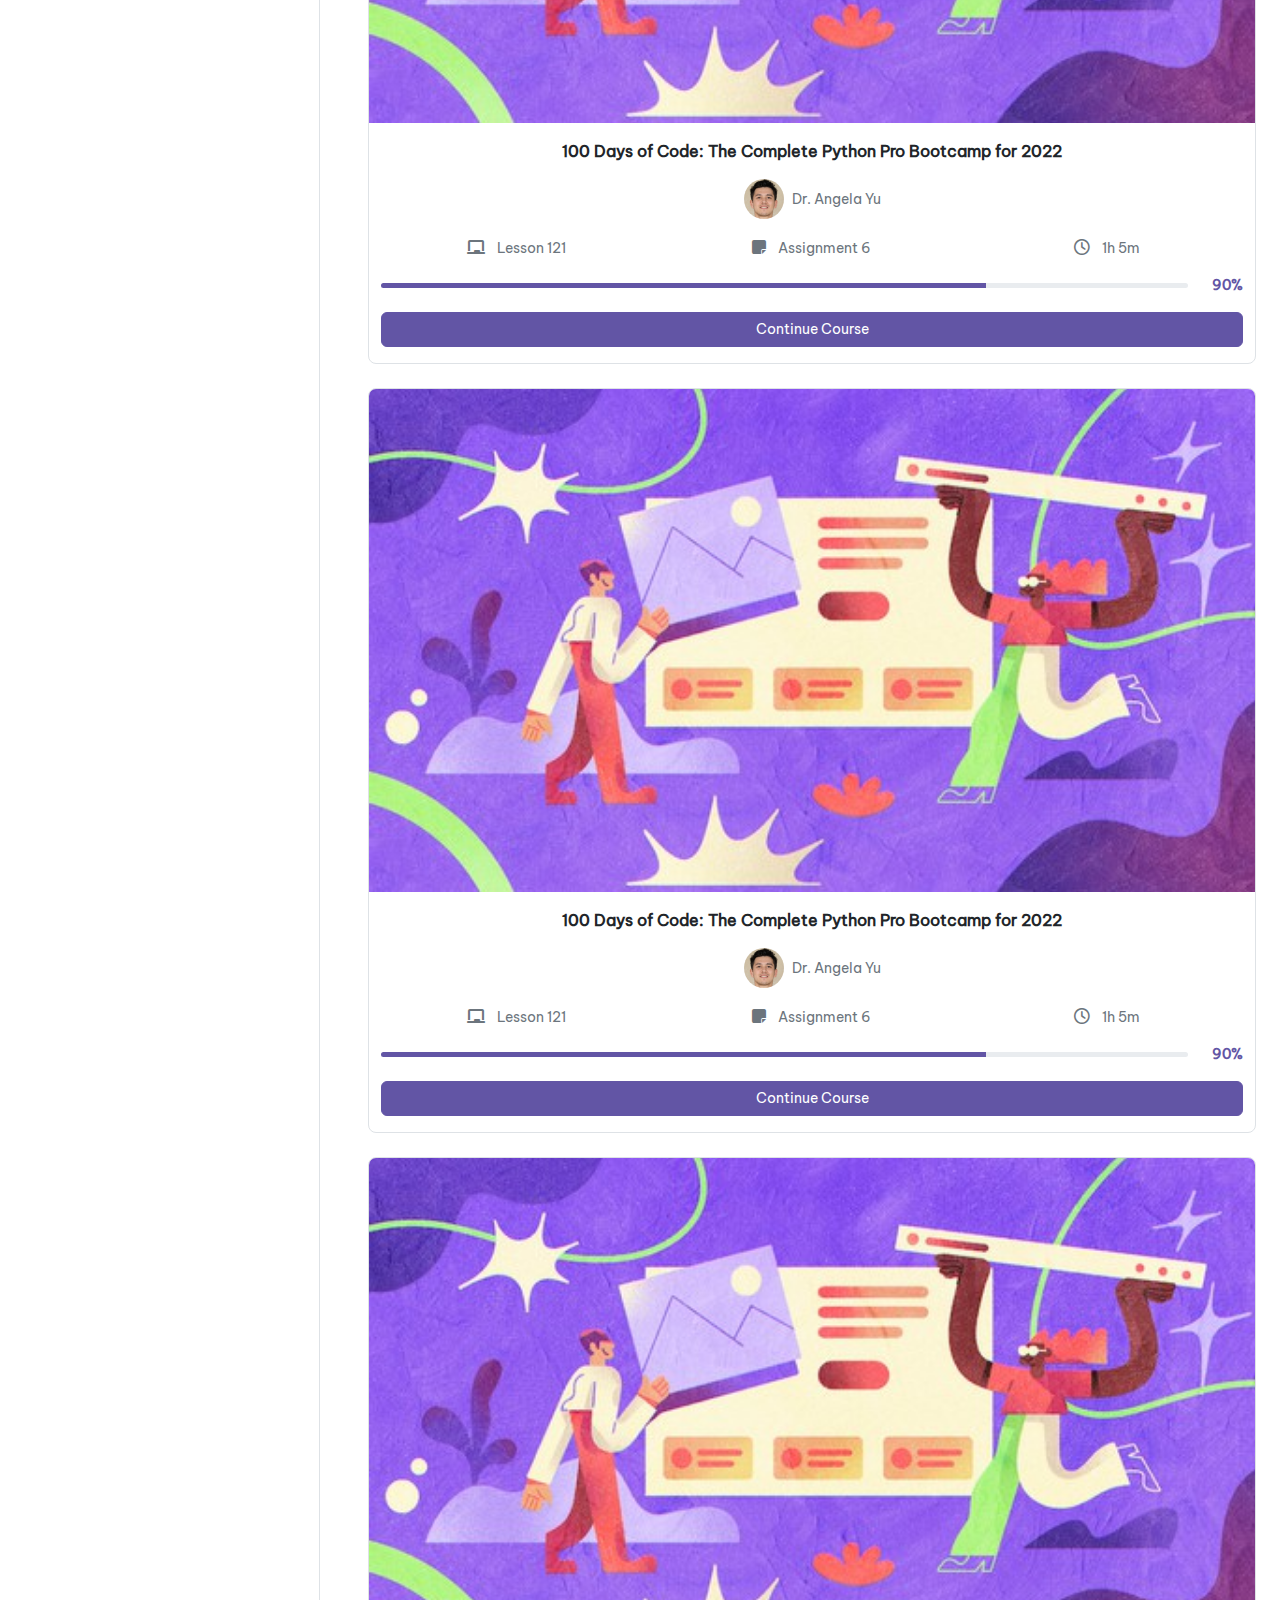
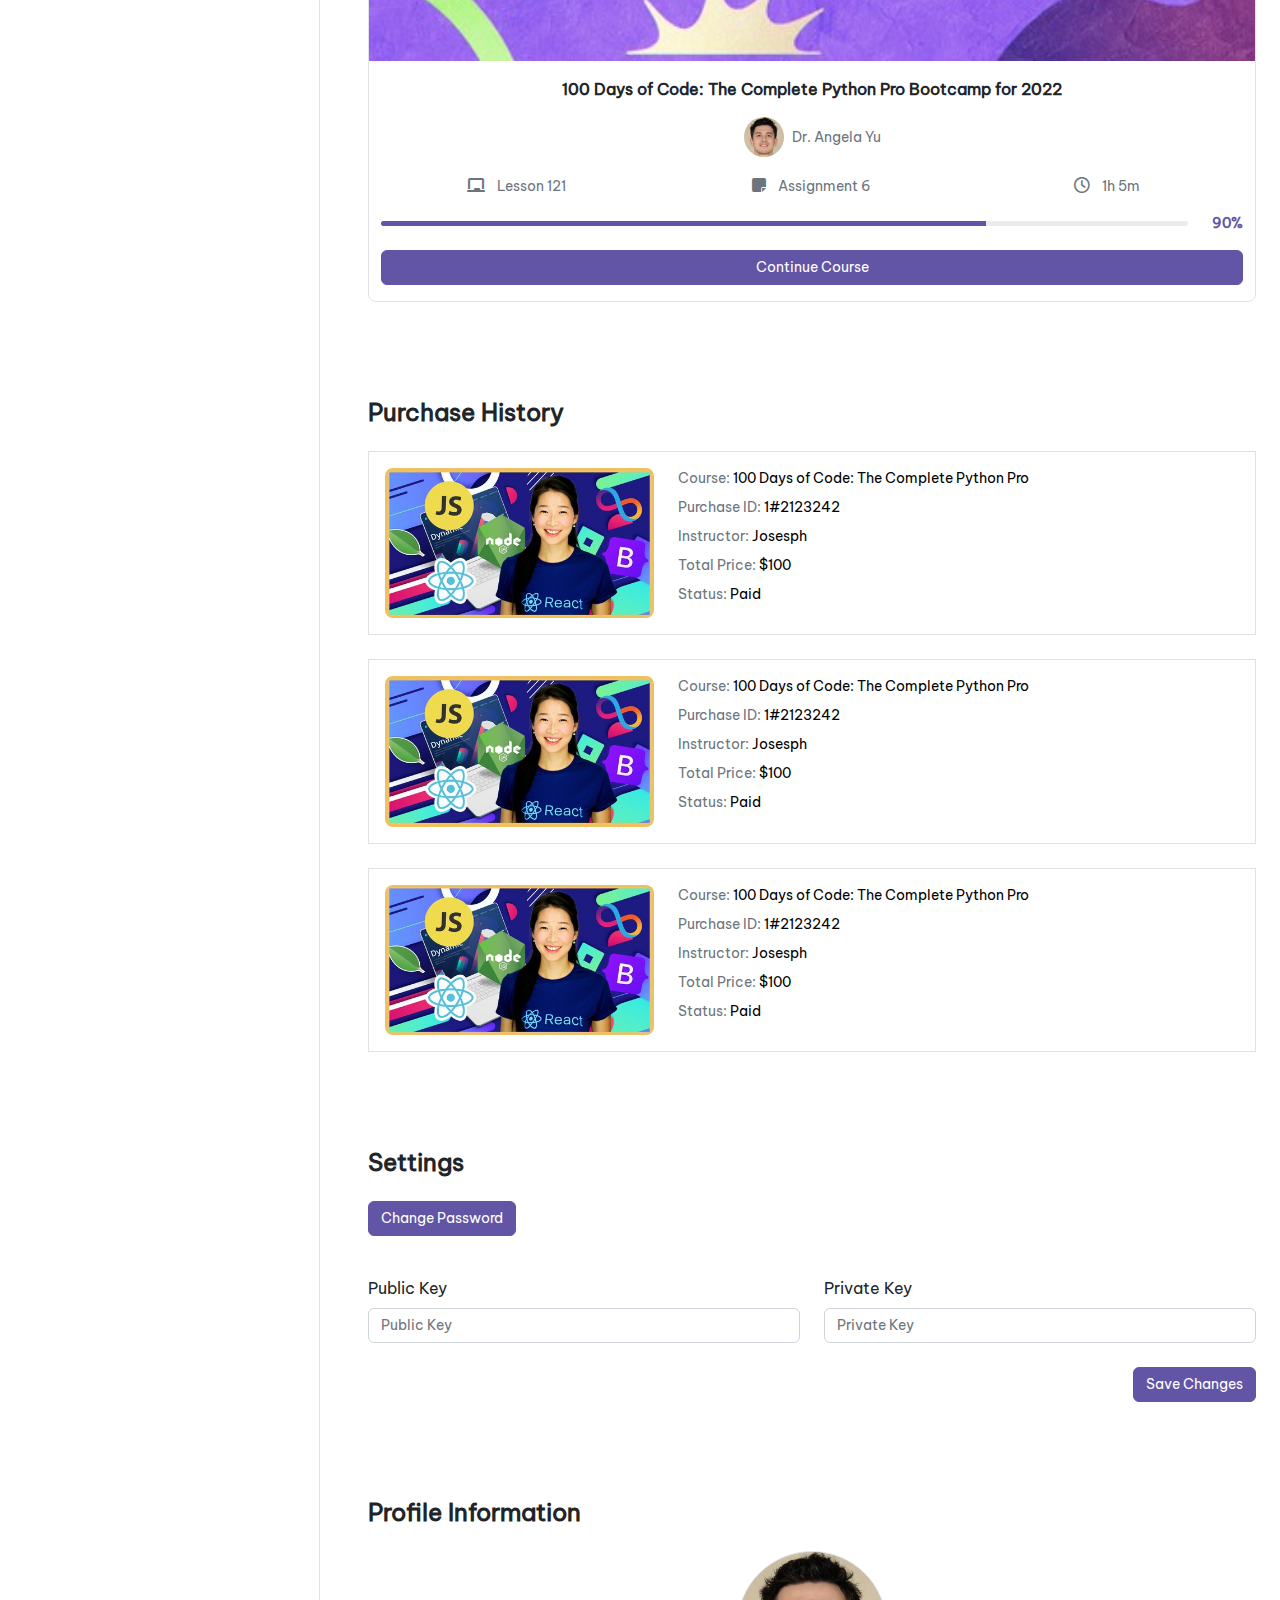
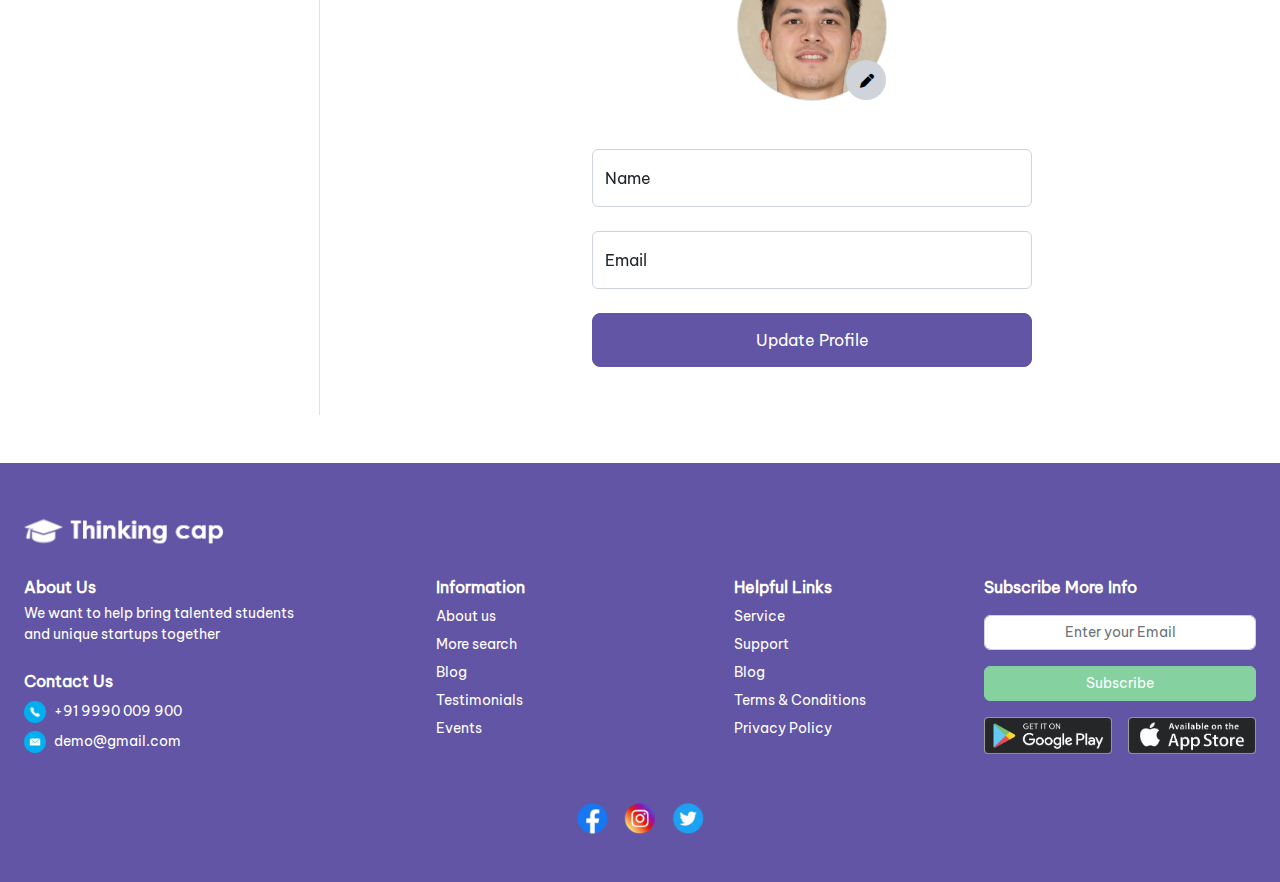
<file: src/favourites.html>
<!DOCTYPE html>
<html lang="en">

<head>
    <meta charset="UTF-8">
    <meta http-equiv="X-UA-Compatible" content="IE=edge">
    <meta name="viewport" content="width=device-width, initial-scale=1.0">
    <meta name="theme-color" content="#6255a5" />
    <title>Document</title>
    <link rel="stylesheet" href="./assets/styles/style.min.css">
    <link rel="stylesheet" href="https://cdnjs.cloudflare.com/ajax/libs/font-awesome/6.2.0/css/all.min.css">
</head>

<body>

    <header>
        <div class="container-fluid px-4 position-relative">
            <div class="header-nav d-flex align-items-center">
                <div class="logo-container d-flex align-items-center">
                    <button class="btn outline-0 border-0 d-block nav-icon d-lg-none" type="button"
                        data-bs-toggle="offcanvas" data-bs-target="#asidebar" aria-controls="asidebar"><i
                            class="fa fa-bars"></i>
                    </button>
                    <img src="./assets/img/icons/logo.png" class="header-logo" alt="logo">
                </div>
                <div class="nav-item dropdown category-menu d-none d-lg-block">
                    <a class="nav-link dropdown-toggle px-3" href="#" data-bs-toggle="dropdown"
                        data-bs-auto-close="outside" data-bs-offset="0,8">Categories</a>
                    <ul class="dropdown-menu">
                        <li><a class="dropdown-item" href="#">Health & Fitness</a></li>
                        <li><a class="dropdown-item" href="#">Business</a></li>
                        <li class="dropend">
                            <a href="#" class="dropdown-item dropdown-toggle" data-bs-toggle="dropdown"
                                data-bs-auto-close="outside" data-bs-display="static">Development</a>
                            <ul class="dropdown-menu">
                                <li><a class="dropdown-item" href=""> Data Science</a></li>
                                <li><a class="dropdown-item" href=""> Mobile Development</a></li>
                                <li><a class="dropdown-item" href=""> Software Testing</a></li>
                                <li class="dropend">
                                    <a href="#" class="dropdown-item dropdown-toggle" data-bs-toggle="dropdown"
                                        data-bs-auto-close="outside" data-bs-display="static">Web Development</a>
                                    <ul class="dropdown-menu">
                                        <li><a class="dropdown-item" href=""> Javascript</a></li>
                                        <li><a class="dropdown-item" href=""> Vue</a></li>
                                        <li><a class="dropdown-item" href=""> React</a></li>
                                        <li><a class="dropdown-item" href=""> Angular</a></li>
                                    </ul>
                                </li>
                                <li><a class="dropdown-item" href="">Development Tools</a></li>
                            </ul>
                        </li>
                    </ul>
                </div>
                <div class="header-search-bar">
                    <input class="form-control form-control-lg" placeholder="Search Courses" type="text">
                    <a class="btn outline-0 border-0 cursor-pointer search-btn"> <i class="fa fa-search"></i> </a>
                    <a class="btn outline-0 border-0 cursor-pointer close-btn"> <i class="fa fa-close"></i>
                    </a>
                </div>
                <div class="header-controls d-none d-lg-flex align-items-center flex-0-auto">
                    <a href="#" class="nav-link px-3">Instructors</a>
                    <div class="d-flex align-items-center auth-dropdowns">
                        <div class="nav-item dropdown dropdown-menu-end d-none d-lg-block notification-menu">
                            <a class="nav-link dropdown-toggle px-2" href="#" data-bs-toggle="dropdown"
                                data-bs-auto-close="outside" data-bs-offset="0,8">
                                <span class="icon-circle rounded-circle p-1">
                                    <span class="notify-indicator">2</span><i class="fa-regular fa-bell"
                                        style="font-size: 1.143rem;"></i>
                                </span>
                            </a>
                            <ul class="dropdown-menu">
                                <h6 class="dropdown-header pb-3 d-flex align-items-center">Notifications <a href="#"
                                        class="text-decoration-none ms-auto">View all Notifications</a></h6>
                                <div class="overflow-menu">

                                    <li><a class="dropdown-item py-3 small" href="#">Notification 1 Lorem ipsum dolor
                                            sit amet
                                            consectetur adipisicing elit. Odit, exercitationem! </a></li>

                                    <li><a class="dropdown-item py-3 small" href="#">Notification 2 consectetur
                                            adipisicing
                                            elit.
                                            Odit,
                                            exercitationem!
                                        </a></li>
                                    <li>
                                    <li><a class="dropdown-item py-3 small" href="#">Notification 1 Lorem ipsum dolor
                                            sit amet
                                            consectetur adipisicing elit. Odit, exercitationem! </a></li>

                                    <li><a class="dropdown-item py-3 small" href="#">Notification 2 consectetur
                                            adipisicing
                                            elit.
                                            Odit,
                                            exercitationem!
                                        </a></li>
                                    <li><a class="dropdown-item py-3 small" href="#">Notification 2 consectetur
                                            adipisicing
                                            elit.
                                            Odit,
                                            exercitationem!
                                        </a></li>
                                    <li>
                                    <li><a class="dropdown-item py-3 small" href="#">Notification 1 Lorem ipsum dolor
                                            sit amet
                                            consectetur adipisicing elit. Odit, exercitationem! </a></li>

                                    <li><a class="dropdown-item py-3 small" href="#">Notification 2 consectetur
                                            adipisicing
                                            elit.
                                            Odit,
                                            exercitationem!
                                        </a></li>
                                    <li><a class="dropdown-item py-3 small" href="#">Notification 2 consectetur
                                            adipisicing
                                            elit.
                                            Odit,
                                            exercitationem!
                                        </a></li>
                                    <li>
                                    <li><a class="dropdown-item py-3 small" href="#">Notification 1 Lorem ipsum dolor
                                            sit amet
                                            consectetur adipisicing elit. Odit, exercitationem! </a></li>
                                    <li><a class="dropdown-item py-3 small" href="#">Notification 2 consectetur
                                            adipisicing
                                            elit.
                                            Odit,
                                            exercitationem!
                                        </a></li>
                                    <li><a class="dropdown-item py-3 small" href="#">Notification 2 consectetur
                                            adipisicing
                                            elit.
                                            Odit,
                                            exercitationem!
                                        </a></li>
                                    <li>
                                    <li><a class="dropdown-item py-3 small" href="#">Notification 1 Lorem ipsum dolor
                                            sit amet
                                            consectetur adipisicing elit. Odit, exercitationem! </a></li>
                                    <li><a class="dropdown-item py-3 small" href="#">Notification 2 consectetur
                                            adipisicing
                                            elit.
                                            Odit,
                                            exercitationem!
                                        </a></li>
                                </div>

                                <!-- <div class="text-muted text-center mt-4 p-3">No Notifications</div> -->
                            </ul>
                        </div>
                        <div class="nav-item dropdown dropdown-menu-end d-none d-lg-block message-menu">
                            <a class="nav-link dropdown-toggle px-2" href="#" data-bs-toggle="dropdown"
                                data-bs-auto-close="outside" data-bs-offset="0,8">
                                <span class="icon-circle rounded-circle p-1">
                                    <span class="notify-indicator">2</span><i class="fa-regular fa-message"></i></span>
                            </a>
                            <ul class="dropdown-menu">
                                <h6 class="dropdown-header pb-3 d-flex align-items-center">Messages <a href="#"
                                        class="text-decoration-none ms-auto">View all Messages</a></h6>
                                <!-- <div class="text-muted text-center mt-4 p-3">No Messages</div> -->
                                <div class="overflow-menu">

                                    <li><a class="dropdown-item py-3" href="#">
                                            <div class="message-line">
                                                <div class="d-flex gap-2">
                                                    <div class="author-preview flex-0-auto">
                                                        <img src="./assets/img/static/sampleperson.jpg" alt="">
                                                    </div>
                                                    <div class="small">
                                                        <div
                                                            class="d-flex gap-2 align-items-center justify-content-between">
                                                            <div class="fw-bold">Todd Scott</div>
                                                            <div class="text-muted message-stamp flex-0-auto">5
                                                                Mins
                                                                ago</div>
                                                        </div>
                                                        <div class="text-muted message-content">
                                                            Lorem ipsum dolor sit amet consectetur adipisicing elit.
                                                            Corrupti
                                                            aliquam
                                                            quo
                                                            molestias laborum dolores totam vel repudiandae impedit
                                                            atque
                                                            ipsum.
                                                        </div>
                                                    </div>
                                                </div>
                                            </div>
                                        </a></li>
                                    <li>

                                    <li><a class="dropdown-item py-3" href="#">
                                            <div class="message-line">
                                                <div class="d-flex gap-2">
                                                    <div class="author-preview flex-0-auto">
                                                        <img src="./assets/img/static/sampleperson.jpg" alt="">
                                                    </div>
                                                    <div class="small">
                                                        <div
                                                            class="d-flex gap-2 align-items-center justify-content-between">
                                                            <div class="fw-bold">Todd Scott</div>
                                                            <div class="text-muted message-stamp flex-0-auto">5
                                                                Mins
                                                                ago</div>
                                                        </div>
                                                        <div class="text-muted message-content">
                                                            Lorem ipsum dolor sit amet consectetur adipisicing elit.
                                                            Corrupti
                                                            aliquam
                                                            quo
                                                            molestias laborum dolores totam vel repudiandae impedit
                                                            atque
                                                            ipsum.
                                                        </div>
                                                    </div>
                                                </div>
                                            </div>
                                        </a></li>
                                    <li>

                                    <li><a class="dropdown-item py-3" href="#">
                                            <div class="message-line">
                                                <div class="d-flex gap-2">
                                                    <div class="author-preview flex-0-auto">
                                                        <img src="./assets/img/static/sampleperson.jpg" alt="">
                                                    </div>
                                                    <div class="small">
                                                        <div
                                                            class="d-flex gap-2 align-items-center justify-content-between">
                                                            <div class="fw-bold">Todd Scott</div>
                                                            <div class="text-muted message-stamp flex-0-auto">5
                                                                Mins
                                                                ago</div>
                                                        </div>
                                                        <div class="text-muted message-content">
                                                            Lorem ipsum dolor sit amet consectetur adipisicing elit.
                                                            Corrupti
                                                            aliquam
                                                            quo
                                                            molestias laborum dolores totam vel repudiandae impedit
                                                            atque
                                                            ipsum.
                                                        </div>
                                                    </div>
                                                </div>
                                            </div>
                                        </a></li>
                                    <li>

                                    <li><a class="dropdown-item py-3" href="#">
                                            <div class="message-line">
                                                <div class="d-flex gap-2">
                                                    <div class="author-preview flex-0-auto">
                                                        <img src="./assets/img/static/sampleperson.jpg" alt="">
                                                    </div>
                                                    <div class="small">
                                                        <div
                                                            class="d-flex gap-2 align-items-center justify-content-between">
                                                            <div class="fw-bold">Todd Scott</div>
                                                            <div class="text-muted message-stamp flex-0-auto">5
                                                                Mins
                                                                ago</div>
                                                        </div>
                                                        <div class="text-muted message-content">
                                                            Lorem ipsum dolor sit amet consectetur adipisicing elit.
                                                            Corrupti
                                                            aliquam
                                                            quo
                                                            molestias laborum dolores totam vel repudiandae impedit
                                                            atque
                                                            ipsum.
                                                        </div>
                                                    </div>
                                                </div>
                                            </div>
                                        </a></li>
                                    <li>

                                    <li><a class="dropdown-item py-3" href="#">
                                            <div class="message-line">
                                                <div class="d-flex gap-2">
                                                    <div class="author-preview flex-0-auto">
                                                        <img src="./assets/img/static/sampleperson.jpg" alt="">
                                                    </div>
                                                    <div class="small">
                                                        <div
                                                            class="d-flex gap-2 align-items-center justify-content-between">
                                                            <div class="fw-bold">Todd Scott</div>
                                                            <div class="text-muted message-stamp flex-0-auto">5
                                                                Mins
                                                                ago</div>
                                                        </div>
                                                        <div class="text-muted message-content">
                                                            Lorem ipsum dolor sit amet consectetur adipisicing elit.
                                                            Corrupti
                                                            aliquam
                                                            quo
                                                            molestias laborum dolores totam vel repudiandae impedit
                                                            atque
                                                            ipsum.
                                                        </div>
                                                    </div>
                                                </div>
                                            </div>
                                        </a></li>
                                    <li>

                                    <li><a class="dropdown-item py-3" href="#">
                                            <div class="message-line">
                                                <div class="d-flex gap-2">
                                                    <div class="author-preview flex-0-auto">
                                                        <img src="./assets/img/static/sampleperson.jpg" alt="">
                                                    </div>
                                                    <div class="small">
                                                        <div
                                                            class="d-flex gap-2 align-items-center justify-content-between">
                                                            <div class="fw-bold">Todd Scott</div>
                                                            <div class="text-muted message-stamp flex-0-auto">5
                                                                Mins
                                                                ago</div>
                                                        </div>
                                                        <div class="text-muted message-content">
                                                            Lorem ipsum dolor sit amet consectetur adipisicing elit.
                                                            Corrupti
                                                            aliquam
                                                            quo
                                                            molestias laborum dolores totam vel repudiandae impedit
                                                            atque
                                                            ipsum.
                                                        </div>
                                                    </div>
                                                </div>
                                            </div>
                                        </a></li>
                                    <li>

                                    <li><a class="dropdown-item py-3" href="#">
                                            <div class="message-line">
                                                <div class="d-flex gap-2">
                                                    <div class="author-preview flex-0-auto">
                                                        <img src="./assets/img/static/sampleperson.jpg" alt="">
                                                    </div>
                                                    <div class="small">
                                                        <div
                                                            class="d-flex gap-2 align-items-center justify-content-between">
                                                            <div class="fw-bold">Todd Scott</div>
                                                            <div class="text-muted message-stamp flex-0-auto">5
                                                                Mins
                                                                ago</div>
                                                        </div>
                                                        <div class="text-muted message-content">
                                                            Lorem ipsum dolor sit amet consectetur adipisicing elit.
                                                            Corrupti
                                                            aliquam
                                                            quo
                                                            molestias laborum dolores totam vel repudiandae impedit
                                                            atque
                                                            ipsum.
                                                        </div>
                                                    </div>
                                                </div>
                                            </div>
                                        </a></li>
                                    <li>
                                </div>
                            </ul>
                        </div>
                        <div class="nav-item dropdown dropdown-menu-end d-none d-lg-block">
                            <a class="nav-link dropdown-toggle px-2" href="#" data-bs-toggle="dropdown"
                                data-bs-auto-close="outside" data-bs-offset="0,8">
                                <div class="author-preview flex-0-auto">
                                    <img src="./assets/img/static/sampleperson.jpg" alt="">
                                </div>
                            </a>
                            <ul class="dropdown-menu">
                                <li>
                                    <a class="dropdown-item" href="#">
                                        <div class="d-flex align-items-center gap-3">
                                            <div class="author-preview flex-0-auto">
                                                <img src="./assets/img/static/sampleperson.jpg" alt="">
                                            </div>
                                            <div>
                                                <div class="text-black fw-bold"> User Account</div>
                                                <div class="small text-muted"> testuser1@gmail.com </div>
                                            </div>
                                        </div>
                                    </a>
                                </li>
                                <li>
                                    <hr class="dropdown-divider">
                                </li>
                                <li><a class="dropdown-item small" href="#">My Learnings</a></li>
                                <li><a class="dropdown-item small" href="#">My Listing</a></li>
                                <li><a class="dropdown-item small" href="#">My Favourites</a></li>
                                <li>
                                    <hr class="dropdown-divider">
                                </li>
                                <li><a class="dropdown-item small" href="#">Edit Profile</a></li>
                                <li><a class="dropdown-item small" href="#">Purchase History</a></li>
                                <li><a class="dropdown-item small" href="#">My Address</a></li>
                                <li><a class="dropdown-item small" href="#">Settings</a></li>
                                <li>
                                    <hr class="dropdown-divider">
                                </li>
                                <li><a class="dropdown-item small" href="#">Help</a></li>
                                <li><a class="dropdown-item small" href="#">Logout</a></li>
                            </ul>
                        </div>
                    </div>
                </div>
            </div>
        </div>

        <aside class="asider-bar offcanvas offcanvas-start" tabindex="-1" id="asidebar">
            <div class="offcanvas-header">
                <button type="button" class="cls-btn outline-0 border-0" data-bs-dismiss="offcanvas"
                    data-bs-target="#asidebar" aria-label="Close"><i class="fa fa-close"></i></button>
            </div>
            <div class="offcanvas-body auth-dropdowns">
                <div class="profile-menu-mobile">
                    <div class="d-flex align-items-center gap-3 cursor-pointer" id="profile-menu-collapse" data-bs-toggle="collapse"
                        href="#profile" role="button" aria-expanded="false" aria-controls="profile">
                        <div class="author-preview flex-0-auto">
                            <img src="./assets/img/static/sampleperson.jpg" alt="">
                        </div>
                        <div>
                            <div class="text-black fw-bold"> User Account</div>
                            <div class="small text-muted"> testuser1@gmail.com </div>
                        </div>
                        <i class="fa-solid fa-chevron-right ms-auto small"></i>
                    </div>

                    <div class="collapse" id="profile">
                        <div class="profile-menu-wrapper">
                            <ul class="dropdown-menu py-0 show position-relative border-0">
                                <li>
                                    <hr class="dropdown-divider mt-3">
                                </li>
                                <li>
                                    <a class="dropdown-item px-0 bg-white small d-flex align-items-center justify-content-between"
                                        href="#">Notifications <span
                                            class="badge text-bg-secondary text-white">4</span></a>
                                </li>
                                <li>
                                    <a class="dropdown-item px-0 bg-white small d-flex align-items-center justify-content-between"
                                        href="#">Messages <span class="badge text-bg-secondary text-white">4</span></a>
                                </li>
                                <li>
                                    <hr class="dropdown-divider">
                                </li>
                                <li><a class="dropdown-item px-0 bg-white small" href="#">My Learnings</a></li>
                                <li><a class="dropdown-item px-0 bg-white small" href="#">My Listing</a></li>
                                <li><a class="dropdown-item px-0 bg-white small" href="#">My Favourites</a></li>
                                <li>
                                    <hr class="dropdown-divider">
                                </li>
                                <li><a class="dropdown-item px-0 bg-white small" href="#">Edit Profile</a></li>
                                <li><a class="dropdown-item px-0 bg-white small" href="#">Purchase History</a></li>
                                <li><a class="dropdown-item px-0 bg-white small" href="#">My Address</a></li>
                                <li><a class="dropdown-item px-0 bg-white small" href="#">Settings</a></li>
                                <li>
                                    <hr class="dropdown-divider">
                                </li>
                                <li><a class="dropdown-item px-0 bg-white small" href="#">Help</a></li>
                                <li><a class="dropdown-item px-0 bg-white small" href="#">Logout</a></li>
                            </ul>
                        </div>
                    </div>

                </div>

                <hr>
                <a href="#" class="text-black small">Instructors</a>
                <hr>
                <div class="mb-2 text-muted small">Categories</div>
                <div class="page-header">
                    <nav>
                        <div class="menu-wrapper is-visible">
                            <div class="list-wrapper">
                                <ul class="menu level-1">
                                    <li>
                                        <a href="" class="nested">Web Development</a>
                                        <ul class="sub-menu level-2">
                                            <li>
                                                <a href="" class="nested">Javascript</a>
                                                <ul class="sub-menu level-3">
                                                    <li> <a href="">React</a> </li>
                                                    <li> <a href="">Vue</a> </li>
                                                    <li> <a href="">Angular</a> </li>
                                                </ul>
                                            </li>
                                            <li>
                                                <a href="">Course Materials</a>
                                            </li>
                                        </ul>
                                    </li>
                                    <li>
                                        <a href="" class="nested">Mobile Development</a>
                                        <ul class="sub-menu level-2">
                                            <li>
                                                <a href="">Unity</a>
                                            </li>
                                            <li>
                                                <a href="">3D Game Development</a>
                                            </li>
                                        </ul>
                                    </li>
                                    <li>
                                        <a href="">IT Certifications</a>
                                    </li>
                                    <li>
                                        <a href="">Lorem ipsum dolor sit amet consectetur adipisicing elit. Libero vel
                                            sequi nobis atque, laudantium perspiciatis!</a>
                                    </li>
                                </ul>
                            </div>
                            <div class="list-wrapper">
                                <button type="button" class="back-one-level mb-2 ps-0">
                                    <i class="fa fa-arrow-left f-12"></i>
                                    <span class="text-start small text-truncate" />
                                </button>
                                <div class="sub-menu-wrapper"></div>
                            </div>
                            <div class="list-wrapper">
                                <button type="button" class="back-one-level mb-2 ps-0">
                                    <i class="fa fa-arrow-left f-12"></i>
                                    <span class="text-start small text-truncate" />
                                </button>
                                <div class="sub-menu-wrapper"></div>
                            </div>
                        </div>
                    </nav>
                </div>
            </div>
        </aside>
    </header>

    <main>
        <div class="tab-type-page">
            <div class="container-xxl px-4">
                <div class="pt-5 pb-4">
                    <nav aria-label="breadcrumb">
                        <ol class="breadcrumb">
                            <li class="breadcrumb-item active"><a class="text-decoration-none"
                                    href="./index.html">Home</a></li>
                            <li class="breadcrumb-item active text-dark" aria-current="page">Favourites</li>
                        </ol>
                    </nav>
                </div>
                <div class="row g-5 pb-5">
                    <div class="col-lg-3 pe-xl-5 tab-link-block">
                        <div class="sticky-tab">
                            <div class="position-relative">
                                <div class="swiper" id="tab-slider">
                                    <div class="swiper-wrapper">
                                        <div class="swiper-slide active">
                                            <a href="#" class="text-decoration-none text-black">
                                                <div class="tab-link"><i class="fa-solid fa-table-list"></i>
                                                    Instructor Dashboard
                                                </div>
                                            </a>
                                        </div>
                                        <div class="swiper-slide">
                                            <a href="#" class="text-decoration-none text-black">
                                                <div class="tab-link"><i class="fa-regular fa-bell"
                                                        style="font-size: 1.143rem;"></i>
                                                    Notifications
                                                </div>
                                            </a>
                                        </div>
                                        <div class="swiper-slide">
                                            <a href="#" class="text-decoration-none text-black">
                                                <div class="tab-link"><i class="fa-solid fa-table-list"></i>My Listing
                                                </div>
                                            </a>
                                        </div>
                                        <div class="swiper-slide">
                                            <a href="#" class="text-decoration-none text-black">
                                                <div class="tab-link"><i class="fa-regular fa-heart"></i>Favourites
                                                </div>
                                            </a>
                                        </div>
                                        <div class="swiper-slide">
                                            <a href="#" class="text-decoration-none text-black">
                                                <div class="tab-link"><i class="fa-solid fa-pen-to-square"></i>Edit
                                                    Profile
                                                </div>
                                            </a>
                                        </div>
                                        <div class="swiper-slide">
                                            <a href="#" class="text-decoration-none text-black">
                                                <div class="tab-link"><i class="fa-solid fa-chalkboard"
                                                        style="font-size:0.8889rem"></i>My Learnings
                                                </div>
                                            </a>
                                        </div>
                                        <div class="swiper-slide">
                                            <a href="#" class="text-decoration-none text-black">
                                                <div class="tab-link"><i
                                                        class="fa-solid fa-clock-rotate-left"></i>Purchase
                                                    History</div>
                                            </a>
                                        </div>
                                        <div class="swiper-slide">
                                            <a href="#" class="text-decoration-none text-black">
                                                <div class="tab-link"><i class="fa-solid fa-address-book"></i>My Address
                                                </div>
                                            </a>
                                        </div>
                                        <div class="swiper-slide">
                                            <a href="#" class="text-decoration-none text-black">
                                                <div class="tab-link"><i class="fa-solid fa-gear"></i>Settings</div>
                                            </a>
                                        </div>
                                        <div class="swiper-slide">
                                            <a href="#" class="text-decoration-none text-black">
                                                <div class="tab-link"><i class="fa-regular fa-circle-question"></i>Help
                                                </div>
                                            </a>
                                        </div>
                                    </div>
                                </div>
                                <div class="slide-tab-next"></div>
                                <div class="slide-tab-prev"></div>
                            </div>
                        </div>
                    </div>
                    <div class="col-lg-9 ps-xl-5">
                        <!-- Instructor Dashboard -->
                        <h4 class="fw-bold mb-4">Instructor Dashboard</h4>

                        <div class="row gy-4">
                            <div class="col-12 col-sm-6 col-md-4">
                                <div class="card">
                                    <div class="card-body">
                                        <h6 class="card-subtitle mb-2">Enrolled Courses</h6>
                                        <p class="card-text fw-bold fs-3">8</p>
                                    </div>
                                </div>
                            </div>
                            <div class="col-12 col-sm-6 col-md-4">
                                <div class="card">
                                    <div class="card-body">
                                        <h6 class="card-subtitle mb-2">Active Courses</h6>
                                        <p class="card-text fw-bold fs-3">8</p>
                                    </div>
                                </div>
                            </div>
                            <div class="col-12 col-sm-6 col-md-4">
                                <div class="card">
                                    <div class="card-body">
                                        <h6 class="card-subtitle mb-2">Completed Courses</h6>
                                        <p class="card-text fw-bold fs-3">8</p>
                                    </div>
                                </div>
                            </div>
                            <div class="col-12 col-sm-6 col-md-4">
                                <div class="card">
                                    <div class="card-body">
                                        <h6 class="card-subtitle mb-2">Total Students</h6>
                                        <p class="card-text fw-bold fs-3">0</p>
                                    </div>
                                </div>
                            </div>
                            <div class="col-12 col-sm-6 col-md-4">
                                <div class="card">
                                    <div class="card-body">
                                        <h6 class="card-subtitle mb-2">Total Courses</h6>
                                        <p class="card-text fw-bold fs-3">100</p>
                                    </div>
                                </div>
                            </div>
                            <div class="col-12 col-sm-6 col-md-4">
                                <div class="card">
                                    <div class="card-body">
                                        <h6 class="card-subtitle mb-2">Total Earnings</h6>
                                        <p class="card-text fw-bold fs-3">8</p>
                                    </div>
                                </div>
                            </div>
                        </div>

                        <table class="table mt-5 border rounded-3 dash-table">
                            <thead>
                                <tr>
                                    <th scope="col" colspan="3">
                                        <h5 class="mb-0">Most Popular Courses</h5>
                                    </th>
                                </tr>
                                <tr class="table-light">
                                    <th scope="col" class="text-muted">Course Name</th>
                                    <th scope="col" class="text-muted">Enrolled</th>
                                    <th scope="col" class="text-muted">Status</th>
                                </tr>
                            </thead>
                            <tbody class="p-3">
                                <tr>
                                    <td>Lorem ipsum, dolor sit amet consectetur adipisicing elit. Aliquam, eum.</td>
                                    <td class="text-center"> 10</td>
                                    <td><span class="badge bg-success">Publish</span></td>
                                </tr>
                                <tr>
                                    <td>Lorem ipsum dolor sit amet.</td>
                                    <td class="text-center"> 1 </td>
                                    <td><span class="badge bg-success">Publish</span></td>
                                </tr>
                                <tr>
                                    <td>Lorem ipsum, dolor sit amet consectetur adipisicing elit. Cupiditate, ea
                                        vitae
                                        cum tempore quibusdam dignissimos!</td>
                                    <td class="text-center">0</td>
                                    <td><span class="badge bg-success">Publish</span></td>
                                </tr>
                            </tbody>
                        </table>

                        <div class="my-4 py-4"></div>

                        <!-- Notifications -->
                        <h4 class="fw-bold mb-4">Notifications</h4>
                        <div class="notifications-home">
                            <div>Lorem, ipsum dolor sit amet consectetur adipisicing elit. Perspiciatis placeat eligendi
                                voluptas itaque, beatae impedit temporibus ullam ipsa natus doloribus!</div>
                            <hr>
                            <div>Lorem, ipsum dolor sit amet consectetur adipisicing elit. Perspiciatis placeat eligendi
                                voluptas itaque, beatae impedit temporibus ullam ipsa natus doloribus!</div>
                            <hr>
                            <div>Lorem, ipsum dolor sit amet consectetur adipisicing elit. Perspiciatis placeat eligendi
                                voluptas itaque, beatae impedit temporibus ullam ipsa natus doloribus!</div>
                            <hr>
                            <div>Lorem, ipsum dolor sit amet consectetur adipisicing elit. Perspiciatis placeat eligendi
                                voluptas itaque, beatae impedit temporibus ullam ipsa natus doloribus!</div>
                            <hr>
                            <div>Lorem, ipsum dolor sit amet consectetur adipisicing elit. Perspiciatis placeat eligendi
                                voluptas itaque, beatae impedit temporibus ullam ipsa natus doloribus!</div>
                            <hr>
                            <div>Lorem, ipsum dolor sit amet consectetur adipisicing elit. Perspiciatis placeat eligendi
                                voluptas itaque, beatae impedit temporibus ullam ipsa natus doloribus!</div>
                            <hr>
                            <div>Lorem, ipsum dolor sit amet consectetur adipisicing elit. Perspiciatis placeat eligendi
                                voluptas itaque, beatae impedit temporibus ullam ipsa natus doloribus!</div>
                            <hr>
                            <div>Lorem, ipsum dolor sit amet consectetur adipisicing elit. Perspiciatis placeat eligendi
                                voluptas itaque, beatae impedit temporibus ullam ipsa natus doloribus!</div>
                            <hr>
                            <div>Lorem, ipsum dolor sit amet consectetur adipisicing elit. Perspiciatis placeat eligendi
                                voluptas itaque, beatae impedit temporibus ullam ipsa natus doloribus!</div>
                        </div>

                        <div class="my-4 py-4"></div>


                        <!-- Help -->
                        <h4 class="fw-bold mb-4">Help Centre</h4>
                        <div class="help-page">
                            <div class="mb-3">Lorem ipsum dolor sit amet consectetur, adipisicing elit. Excepturi
                                exercitationem nemo
                                saepe eveniet. Exercitationem officia incidunt dolorem recusandae eos, reiciendis esse
                                cum
                                nemo repudiandae totam at id! Maiores, eveniet iusto.</div>
                            <ul class="list-group mb-3">
                                <li class="list-group-item border-0">An item Lorem ipsum dolor sit amet consectetur
                                    adipisicing elit. In, doloremque.</li>
                                <li class="list-group-item border-0">A second item Lorem ipsum, dolor sit amet
                                    consectetur adipisicing elit. Porro reiciendis cum ipsam rerum maiores nobis nisi
                                    rem soluta? Obcaecati laboriosam dolorem doloribus eveniet maiores debitis
                                    consequatur unde officiis quaerat aliquid.</li>
                                <li class="list-group-item border-0">Lorem ipsum dolor, sit amet consectetur adipisicing
                                    elit.</li>
                                <li class="list-group-item border-0">Lorem ipsum dolor sit amet consectetur adipisicing
                                    elit. Omnis, accusantium pariatur, iure repudiandae quis labore beatae nam molestiae
                                    expedita ad voluptas exercitationem nobis amet consequatur dolor autem sapiente
                                    voluptatibus! Facilis.</li>
                                <li class="list-group-item border-0">Lorem ipsum dolor sit, amet consectetur adipisicing
                                    elit. Deserunt delectus animi ipsa placeat at optio.</li>
                            </ul>
                            <div class="accordion accordion-flush mt-5" id="faqAccordion">
                                <h4 class="fw-bold my-4">FAQ</h4>
                                <div class="accordion-item border-0">
                                    <h2 class="accordion-header rounded-3" id="faq1">
                                        <button class="accordion-button collapsed" type="button"
                                            data-bs-toggle="collapse" data-bs-target="#faq-collapseOne"
                                            aria-expanded="false" aria-controls="faq-collapseOne">
                                            Is there free Trail Available?
                                        </button>
                                    </h2>
                                    <div id="faq-collapseOne" class="accordion-collapse collapse" aria-labelledby="faq1"
                                        data-bs-parent="#faqAccordion">
                                        <div class="accordion-body">Lorem ipsum dolor sit amet consectetur adipisicing
                                            elit. Rerum minus ullam molestias veritatis voluptate iure iste incidunt
                                            natus magni est.
                                        </div>
                                    </div>
                                    <div class="accordion-item">
                                        <h2 class="accordion-header rounded-3" id="faq2">
                                            <button class="accordion-button collapsed" type="button"
                                                data-bs-toggle="collapse" data-bs-target="#faq2-collapseTwo"
                                                aria-expanded="false" aria-controls="faq2-collapseTwo">
                                                Can I Change My Plan Later ?
                                            </button>
                                        </h2>
                                        <div id="faq2-collapseTwo" class="accordion-collapse collapse"
                                            aria-labelledby="faq2" data-bs-parent="#faqAccordion">
                                            <div class="accordion-body">Lorem ipsum dolor sit amet consectetur
                                                adipisicing elit. Error, molestias quos nemo modi voluptatem iure vero
                                                veritatis ipsum aut hic odio quasi. Atque nemo, voluptate cupiditate
                                                facere reprehenderit temporibus molestias?
                                            </div>
                                        </div>
                                        <div class="accordion-item">
                                            <h2 class="accordion-header rounded-3" id="faq3">
                                                <button class="accordion-button collapsed" type="button"
                                                    data-bs-toggle="collapse" data-bs-target="#faq3-collapseThree"
                                                    aria-expanded="false" aria-controls="faq3-collapseThree">
                                                    How Does Billing Works
                                                </button>
                                            </h2>
                                            <div id="faq3-collapseThree" class="accordion-collapse collapse"
                                                aria-labelledby="faq3" data-bs-parent="#faqAccordion">
                                                <div class="accordion-body">Lorem ipsum dolor, sit amet consectetur
                                                    adipisicing elit. Tempore, dolorem.</div>
                                            </div>
                                        </div>
                                    </div>
                                </div>

                                <div class="my-4 py-4"></div>

                                <!-- My Address -->
                                <h4 class="fw-bold mb-4">My Address</h4>
                                <div class="text-end"><button type="button" data-bs-toggle="modal"
                                        data-bs-target="#addAddress" class="btn btn-primary"><i
                                            class="fa-solid fa-plus"></i> Add New Address</button></div>

                                <!-- Add Address Modal -->
                                <div class="modal fade" id="addAddress" tabindex="-1" aria-labelledby="addAddressLabel"
                                    aria-hidden="true">
                                    <div class="modal-dialog modal-dialog-centered">
                                        <div class="modal-content">
                                            <div class="modal-header">
                                                <h1 class="modal-title fs-5" id="addAddressLabel">Add New Address</h1>
                                                <button type="button" class="btn-close" data-bs-dismiss="modal"
                                                    aria-label="Close"></button>
                                            </div>
                                            <div class="modal-body">
                                                <form action="">
                                                    <div class="form-floating mb-4">
                                                        <input type="text" class="form-control" id="addressName"
                                                            placeholder="Name">
                                                        <label for="addressName">Address Name</label>
                                                    </div>
                                                    <div class="form-floating mb-4">
                                                        <input type="text" class="form-control" id="street1"
                                                            placeholder="Name">
                                                        <label for="street1">Street 1</label>
                                                    </div>
                                                    <div class="form-floating mb-4">
                                                        <input type="text" class="form-control" id="street2"
                                                            placeholder="Name">
                                                        <label for="street2">Street 2</label>
                                                    </div>
                                                    <div class="form-floating mb-4">
                                                        <input type="text" class="form-control" id="country"
                                                            placeholder="Name">
                                                        <label for="country">Country</label>
                                                    </div>
                                                    <div class="form-floating mb-4">
                                                        <input type="text" class="form-control" id="zipcode"
                                                            placeholder="Name">
                                                        <label for="zipcode">Zipcode</label>
                                                    </div>
                                                    <div class="form-floating">
                                                        <input type="text" class="form-control" id="phoneNumber"
                                                            placeholder="Name">
                                                        <label for="phoneNumber">Phone Number</label>
                                                    </div>
                                                </form>
                                            </div>
                                            <div class="modal-footer border-0">
                                                <button type="button" class="btn btn-light"
                                                    data-bs-dismiss="modal">Close</button>
                                                <button type="button" class="btn btn-primary">Save</button>
                                            </div>
                                        </div>
                                    </div>
                                </div>

                                <!-- Edit Address Modal -->
                                <div class="modal fade" id="editAddress" tabindex="-1"
                                    aria-labelledby="editAddressLabel" aria-hidden="true">
                                    <div class="modal-dialog modal-dialog-centered">
                                        <div class="modal-content">
                                            <div class="modal-header">
                                                <h1 class="modal-title fs-5" id="editAddressLabel">Edit Address</h1>
                                                <button type="button" class="btn-close" data-bs-dismiss="modal"
                                                    aria-label="Close"></button>
                                            </div>
                                            <div class="modal-body">
                                                <form action="">
                                                    <div class="form-floating mb-4">
                                                        <input type="text" class="form-control" id="addressName"
                                                            placeholder="Name">
                                                        <label for="addressName">Address Name</label>
                                                    </div>
                                                    <div class="form-floating mb-4">
                                                        <input type="text" class="form-control" id="street1"
                                                            placeholder="Name">
                                                        <label for="street1">Street 1</label>
                                                    </div>
                                                    <div class="form-floating mb-4">
                                                        <input type="text" class="form-control" id="street2"
                                                            placeholder="Name">
                                                        <label for="street2">Street 2</label>
                                                    </div>
                                                    <div class="form-floating mb-4">
                                                        <input type="text" class="form-control" id="country"
                                                            placeholder="Name">
                                                        <label for="country">Country</label>
                                                    </div>
                                                    <div class="form-floating mb-4">
                                                        <input type="text" class="form-control" id="zipcode"
                                                            placeholder="Name">
                                                        <label for="zipcode">Zipcode</label>
                                                    </div>
                                                    <div class="form-floating">
                                                        <input type="text" class="form-control" id="phoneNumber"
                                                            placeholder="Name">
                                                        <label for="phoneNumber">Phone Number</label>
                                                    </div>
                                                </form>
                                            </div>
                                            <div class="modal-footer border-0">
                                                <button type="button" class="btn btn-light"
                                                    data-bs-dismiss="modal">Close</button>
                                                <button type="button" class="btn btn-primary">Save</button>
                                            </div>
                                        </div>
                                    </div>
                                </div>

                                <!-- Confirm Delete Modal -->
                                <div class="modal fade" id="confirmDeleteAddress" tabindex="-1"
                                    aria-labelledby="confirmDeleteAddressLabel" aria-hidden="true">
                                    <div class="modal-dialog modal-dialog-centered">
                                        <div class="modal-content">
                                            <div class="modal-header pb-0 border-0">
                                                <h1 class="modal-title fs-5" id="confirmDeleteAddressLabel">Delete
                                                    Address
                                                </h1>
                                                <button type="button" class="btn-close" data-bs-dismiss="modal"
                                                    aria-label="Close"></button>
                                            </div>
                                            <div class="modal-body">
                                                <div class="text-muted">Are you sure you want to delete this Address ?
                                                </div>
                                            </div>
                                            <div class="modal-footer border-0">
                                                <button type="button" class="btn btn-light"
                                                    data-bs-dismiss="modal">Close</button>
                                                <button type="button" class="btn btn-primary">Confirm</button>
                                            </div>
                                        </div>
                                    </div>
                                </div>

                                <div class="row g-4 mt-3 address-cards">
                                    <div class="col-sm-6">
                                        <div class="card">
                                            <div class="card-body">
                                                <div class="d-flex justify-content-end mb-3 align-items-center">
                                                    <h5 class="card-title mb-0 me-4 text-muted">Home</h5>
                                                    <button data-bs-toggle="modal" data-bs-target="#editAddress"
                                                        class="btn bg-light ms-auto me-3"><i
                                                            class="fa-solid fa-pen-to-square"></i></button>
                                                    <button data-bs-toggle="modal"
                                                        data-bs-target="#confirmDeleteAddress" class="btn bg-light"><i
                                                            class="fa-solid fa-trash-can"></i></button>
                                                </div>
                                                <div class="card-subtitle fw-bold">John Doe</div>

                                                <div class="card-text">
                                                    <p class="mb-0">Cecilia Chapman
                                                        711-2880 Nulla St.
                                                        Mankato Mississippi 96522</p>
                                                    <p>Phone: 9121212123</p>
                                                </div>
                                            </div>
                                        </div>
                                    </div>
                                    <div class="col-sm-6">
                                        <div class="card">
                                            <div class="card-body">
                                                <div class="d-flex justify-content-end mb-3 align-items-center">
                                                    <h5 class="card-title mb-0 me-4 text-muted">Office</h5>
                                                    <button data-bs-toggle="modal" data-bs-target="#editAddress"
                                                        class="btn bg-light ms-auto me-3"><i
                                                            class="fa-solid fa-pen-to-square"></i></button>
                                                    <button data-bs-toggle="modal"
                                                        data-bs-target="#confirmDeleteAddress" class="btn bg-light"><i
                                                            class="fa-solid fa-trash-can"></i></button>
                                                </div>
                                                <div class="card-subtitle fw-bold">John Doe</div>

                                                <div class="card-text">
                                                    <p class="mb-0">Cecilia Chapman
                                                        711-2880 Nulla St.
                                                        Mankato Mississippi 96522</p>
                                                    <p>Phone: 9121212123</p>
                                                </div>
                                            </div>
                                        </div>
                                    </div>
                                    <div class="col-sm-6">
                                        <div class="card">
                                            <div class="card-body">
                                                <div class="d-flex justify-content-end mb-3 align-items-center">
                                                    <h5 class="card-title mb-0 me-4 text-muted">Others</h5>
                                                    <button data-bs-toggle="modal" data-bs-target="#editAddress"
                                                        class="btn bg-light ms-auto me-3"><i
                                                            class="fa-solid fa-pen-to-square"></i></button>
                                                    <button data-bs-toggle="modal"
                                                        data-bs-target="#confirmDeleteAddress" class="btn bg-light"><i
                                                            class="fa-solid fa-trash-can"></i></button>
                                                </div>
                                                <div class="card-subtitle fw-bold">John Doe</div>

                                                <div class="card-text">
                                                    <p class="mb-0">Cecilia Chapman
                                                        711-2880 Nulla St.
                                                        Mankato Mississippi 96522</p>
                                                    <p>Phone: 9121212123</p>
                                                </div>
                                            </div>
                                        </div>
                                    </div>
                                    <div class="col-sm-6">
                                        <div class="card">
                                            <div class="card-body">
                                                <div class="d-flex justify-content-end mb-3 align-items-center">
                                                    <h5 class="card-title mb-0 me-4 text-muted">Home</h5>
                                                    <button data-bs-toggle="modal" data-bs-target="#editAddress"
                                                        class="btn bg-light ms-auto me-3"><i
                                                            class="fa-solid fa-pen-to-square"></i></button>
                                                    <button data-bs-toggle="modal"
                                                        data-bs-target="#confirmDeleteAddress" class="btn bg-light"><i
                                                            class="fa-solid fa-trash-can"></i></button>
                                                </div>
                                                <div class="card-subtitle fw-bold">John Doe</div>

                                                <div class="card-text">
                                                    <p class="mb-0">Cecilia Chapman
                                                        711-2880 Nulla St.
                                                        Mankato Mississippi 96522</p>
                                                    <p>Phone: 9121212123</p>
                                                </div>
                                            </div>
                                        </div>
                                    </div>
                                </div>


                                <div class="my-4 py-4"></div>


                                <!-- My Listing -->

                                <h4 class="fw-bold mb-4">My Listing</h4>
                                <div class="row g-4">
                                    <div class="col-sm-6 col-md-4 col-lg-4">
                                        <a href="#" class="text-decoration-none text-black">
                                            <div class="course-card d-grid gap-1 position-relative">
                                                <div class="card-option-right">
                                                    <div class="edit-listing"></div>
                                                </div>
                                                <div class="img-container rounded-3">
                                                    <img src="./assets/img/static/course-img8.jpg" />
                                                </div>
                                                <div class="description-block d-grid gap-1">
                                                    <div class="fw-bold">Learn Python: The Complete Python
                                                        Programming Course</div>
                                                    <div class="small text-muted text-truncate">Avinash Jain, The Codex
                                                    </div>
                                                    <div class="course-rating small d-flex gap-2">
                                                        <span class="fw-bold">4.5</span>
                                                        <span class="star-rating_r">
                                                            <i class="fas fa-star"></i>
                                                            <i class="fas fa-star"></i>
                                                            <i class="fas fa-star"></i>
                                                            <i class="fas fa-star"></i>
                                                            <i class="fa-solid fa-star-half-stroke"></i>
                                                        </span>
                                                        <span class="text-muted">(852)</span>
                                                    </div>
                                                    <div class="fw-bold">$1,999</div>
                                                </div>
                                            </div>
                                        </a>
                                    </div>
                                    <div class="col-sm-6 col-md-4 col-lg-4">
                                        <a href="#" class="text-decoration-none text-black">
                                            <div class="course-card d-grid gap-1 position-relative">
                                                <div class="card-option-right">
                                                    <div class="edit-listing"></div>
                                                </div>
                                                <div class="img-container rounded-3">
                                                    <img src="./assets/img/static/course-img8.jpg" />
                                                </div>
                                                <div class="description-block d-grid gap-1">
                                                    <div class="fw-bold">Learn Python: The Complete Python
                                                        Programming Course</div>
                                                    <div class="small text-muted text-truncate">Avinash Jain, The Codex
                                                    </div>
                                                    <div class="course-rating small d-flex gap-2">
                                                        <span class="fw-bold">4.5</span>
                                                        <span class="star-rating_r">
                                                            <i class="fas fa-star"></i>
                                                            <i class="fas fa-star"></i>
                                                            <i class="fas fa-star"></i>
                                                            <i class="fas fa-star"></i>
                                                            <i class="fa-solid fa-star-half-stroke"></i>
                                                        </span>
                                                        <span class="text-muted">(852)</span>
                                                    </div>
                                                    <div class="fw-bold">$1,999</div>
                                                </div>
                                            </div>
                                        </a>
                                    </div>
                                    <div class="col-sm-6 col-md-4 col-lg-4">
                                        <a href="#" class="text-decoration-none text-black">
                                            <div class="course-card d-grid gap-1 position-relative">
                                                <div class="card-option-right">
                                                    <div class="edit-listing"></div>
                                                </div>
                                                <div class="img-container rounded-3">
                                                    <img src="./assets/img/static/course-img8.jpg" />
                                                </div>
                                                <div class="description-block d-grid gap-1">
                                                    <div class="fw-bold">Learn Python: The Complete Python
                                                        Programming Course</div>
                                                    <div class="small text-muted text-truncate">Avinash Jain, The Codex
                                                    </div>
                                                    <div class="course-rating small d-flex gap-2">
                                                        <span class="fw-bold">4.5</span>
                                                        <span class="star-rating_r">
                                                            <i class="fas fa-star"></i>
                                                            <i class="fas fa-star"></i>
                                                            <i class="fas fa-star"></i>
                                                            <i class="fas fa-star"></i>
                                                            <i class="fa-solid fa-star-half-stroke"></i>
                                                        </span>
                                                        <span class="text-muted">(852)</span>
                                                    </div>
                                                    <div class="fw-bold">$1,999</div>
                                                </div>
                                            </div>
                                        </a>
                                    </div>
                                    <div class="col-sm-6 col-md-4 col-lg-4">
                                        <a href="#" class="text-decoration-none text-black">
                                            <div class="course-card d-grid gap-1 position-relative">
                                                <div class="card-option-right">
                                                    <div class="edit-listing"></div>
                                                </div>
                                                <div class="img-container rounded-3">
                                                    <img src="./assets/img/static/course-img8.jpg" />
                                                </div>
                                                <div class="description-block d-grid gap-1">
                                                    <div class="fw-bold">Learn Python: The Complete Python
                                                        Programming Course</div>
                                                    <div class="small text-muted text-truncate">Avinash Jain, The Codex
                                                    </div>
                                                    <div class="course-rating small d-flex gap-2">
                                                        <span class="fw-bold">4.5</span>
                                                        <span class="star-rating_r">
                                                            <i class="fas fa-star"></i>
                                                            <i class="fas fa-star"></i>
                                                            <i class="fas fa-star"></i>
                                                            <i class="fas fa-star"></i>
                                                            <i class="fa-solid fa-star-half-stroke"></i>
                                                        </span>
                                                        <span class="text-muted">(852)</span>
                                                    </div>
                                                    <div class="fw-bold">$1,999</div>
                                                </div>
                                            </div>
                                        </a>
                                    </div>
                                    <div class="col-sm-6 col-md-4 col-lg-4">
                                        <a href="#" class="text-decoration-none text-black">
                                            <div class="course-card d-grid gap-1 position-relative">
                                                <div class="card-option-right">
                                                    <div class="edit-listing"></div>
                                                </div>
                                                <div class="img-container rounded-3">
                                                    <img src="./assets/img/static/course-img8.jpg" />
                                                </div>
                                                <div class="description-block d-grid gap-1">
                                                    <div class="fw-bold">Learn Python: The Complete Python
                                                        Programming Course</div>
                                                    <div class="small text-muted text-truncate">Avinash Jain, The Codex
                                                    </div>
                                                    <div class="course-rating small d-flex gap-2">
                                                        <span class="fw-bold">4.5</span>
                                                        <span class="star-rating_r">
                                                            <i class="fas fa-star"></i>
                                                            <i class="fas fa-star"></i>
                                                            <i class="fas fa-star"></i>
                                                            <i class="fas fa-star"></i>
                                                            <i class="fa-solid fa-star-half-stroke"></i>
                                                        </span>
                                                        <span class="text-muted">(852)</span>
                                                    </div>
                                                    <div class="fw-bold">$1,999</div>
                                                </div>
                                            </div>
                                        </a>
                                    </div>
                                    <div class="col-sm-6 col-md-4 col-lg-4">
                                        <a href="#" class="text-decoration-none text-black">
                                            <div class="course-card d-grid gap-1 position-relative">
                                                <div class="card-option-right">
                                                    <div class="edit-listing"></div>
                                                </div>
                                                <div class="img-container rounded-3">
                                                    <img src="./assets/img/static/course-img8.jpg" />
                                                </div>
                                                <div class="description-block d-grid gap-1">
                                                    <div class="fw-bold">Learn Python: The Complete Python
                                                        Programming Course</div>
                                                    <div class="small text-muted text-truncate">Avinash Jain, The Codex
                                                    </div>
                                                    <div class="course-rating small d-flex gap-2">
                                                        <span class="fw-bold">4.5</span>
                                                        <span class="star-rating_r">
                                                            <i class="fas fa-star"></i>
                                                            <i class="fas fa-star"></i>
                                                            <i class="fas fa-star"></i>
                                                            <i class="fas fa-star"></i>
                                                            <i class="fa-solid fa-star-half-stroke"></i>
                                                        </span>
                                                        <span class="text-muted">(852)</span>
                                                    </div>
                                                    <div class="fw-bold">$1,999</div>
                                                </div>
                                            </div>
                                        </a>
                                    </div>
                                </div>

                                <div class="my-4 py-4"></div>

                                <!-- Favourites -->

                                <h4 class="fw-bold mb-4">Favourites</h4>
                                <div class="row g-4">
                                    <div class="col-sm-6 col-md-4 col-lg-4">
                                        <a href="#" class="text-decoration-none text-black">
                                            <div class="course-card d-grid gap-1 position-relative fav-content">
                                                <div class="heart-like">
                                                    <input type="checkbox" id="fav1" />
                                                    <label class="like-body text-muted" for="fav1"> </label>
                                                </div>
                                                <div class="img-container rounded-3">
                                                    <img src="./assets/img/static/course-img8.jpg" />
                                                </div>
                                                <div class="description-block d-grid gap-1">
                                                    <div class="fw-bold">Learn Python: The Complete Python
                                                        Programming Course</div>
                                                    <div class="small text-muted text-truncate">Avinash Jain, The Codex
                                                    </div>
                                                    <div class="course-rating small d-flex gap-2">
                                                        <span class="fw-bold">4.5</span>
                                                        <span class="star-rating_r">
                                                            <i class="fas fa-star"></i>
                                                            <i class="fas fa-star"></i>
                                                            <i class="fas fa-star"></i>
                                                            <i class="fas fa-star"></i>
                                                            <i class="fa-solid fa-star-half-stroke"></i>
                                                        </span>
                                                        <span class="text-muted">(852)</span>
                                                    </div>
                                                    <div class="fw-bold">$1,999</div>
                                                </div>
                                            </div>
                                        </a>
                                    </div>
                                    <div class="col-sm-6 col-md-4 col-lg-4">
                                        <a href="#" class="text-decoration-none text-black">
                                            <div class="course-card d-grid gap-1 position-relative fav-content">
                                                <div class="heart-like">
                                                    <input type="checkbox" id="fav2" />
                                                    <label class="like-body text-muted" for="fav2"> </label>
                                                </div>
                                                <div class="img-container rounded-3">
                                                    <img src="./assets/img/static/course-img8.jpg" />
                                                </div>
                                                <div class="description-block d-grid gap-1">
                                                    <div class="fw-bold">Learn Python: The Complete Python
                                                        Programming Course</div>
                                                    <div class="small text-muted text-truncate">Avinash Jain, The Codex
                                                    </div>
                                                    <div class="course-rating small d-flex gap-2">
                                                        <span class="fw-bold">4.5</span>
                                                        <span class="star-rating_r">
                                                            <i class="fas fa-star"></i>
                                                            <i class="fas fa-star"></i>
                                                            <i class="fas fa-star"></i>
                                                            <i class="fas fa-star"></i>
                                                            <i class="fa-solid fa-star-half-stroke"></i>
                                                        </span>
                                                        <span class="text-muted">(852)</span>
                                                    </div>
                                                    <div class="fw-bold">$1,999</div>
                                                </div>
                                            </div>
                                        </a>
                                    </div>
                                    <div class="col-sm-6 col-md-4 col-lg-4">
                                        <a href="#" class="text-decoration-none text-black">
                                            <div class="course-card d-grid gap-1 position-relative fav-content">
                                                <div class="heart-like">
                                                    <input type="checkbox" id="fav3" />
                                                    <label class="like-body text-muted" for="fav3"> </label>
                                                </div>
                                                <div class="img-container rounded-3">
                                                    <img src="./assets/img/static/course-img8.jpg" />
                                                </div>
                                                <div class="description-block d-grid gap-1">
                                                    <div class="fw-bold">Learn Python: The Complete Python
                                                        Programming Course</div>
                                                    <div class="small text-muted text-truncate">Avinash Jain, The Codex
                                                    </div>
                                                    <div class="course-rating small d-flex gap-2">
                                                        <span class="fw-bold">4.5</span>
                                                        <span class="star-rating_r">
                                                            <i class="fas fa-star"></i>
                                                            <i class="fas fa-star"></i>
                                                            <i class="fas fa-star"></i>
                                                            <i class="fas fa-star"></i>
                                                            <i class="fa-solid fa-star-half-stroke"></i>
                                                        </span>
                                                        <span class="text-muted">(852)</span>
                                                    </div>
                                                    <div class="fw-bold">$1,999</div>
                                                </div>
                                            </div>
                                        </a>
                                    </div>
                                </div>

                                <div class="my-4 py-4"></div>

                                <!-- My Learnings -->
                                <h4 class="fw-bold mb-4">Popular Subjects</h4>
                                <div class="row g-4">
                                    <div class="col-12">
                                        <div class="learning-block rounded-3 border">
                                            <div class="row">
                                                <div class="col-12 col-xxl-4 pe-0">
                                                    <div class="img-container">
                                                        <img src="./assets/img/static/course-img7.jpg">
                                                    </div>
                                                </div>
                                                <div class="col-12 col-xxl-8 px-4">
                                                    <div class="py-3">
                                                        <div class="row gy-3 align-items-center">
                                                            <div class="col-12">
                                                                <div class="fw-bold text-xl-center text-xxl-start">100
                                                                    Days
                                                                    of
                                                                    Code: The Complete Python Pro
                                                                    Bootcamp for 2022</div>
                                                            </div>
                                                            <div class="col-12 col-xxl-3">
                                                                <div
                                                                    class="d-flex justify-content-md-center justify-content-xxl-start gap-2 align-items-center">
                                                                    <div class="author-preview flex-0-auto">
                                                                        <img src="./assets/img/static/sampleperson.jpg"
                                                                            alt="">
                                                                    </div>
                                                                    <span class="text-muted small text-truncate">Dr.
                                                                        Angela
                                                                        Yu</span>
                                                                </div>
                                                            </div>
                                                            <div
                                                                class="col-sm-4 col-md-4 col-xxl-3 text-muted text-md-center text-xxl-start">
                                                                <i class="fa-solid fa-chalkboard pe-2"></i>
                                                                <span class="small text-truncate">Lesson 121</span>
                                                            </div>
                                                            <div
                                                                class="col-sm-4 col-md-4 col-xxl-3 text-muted text-md-center text-xxl-start">
                                                                <i class="fa-solid fa-note-sticky pe-2"></i>
                                                                <span class="small text-truncate">Assignment 6</span>
                                                            </div>
                                                            <div
                                                                class="col-sm-4 col-md-4 col-xxl-3 text-muted text-md-center text-xxl-start">
                                                                <i class="fa-regular fa-clock pe-2"></i>
                                                                <span class="small text-truncate">1h 5m</span>
                                                            </div>
                                                            <div class="col-12">
                                                                <div class="row gy-3 align-items-center">
                                                                    <div class="col-xxl-8">
                                                                        <div
                                                                            class="d-flex gap-4 align-items-center w-100">
                                                                            <div class="progress w-100">
                                                                                <div class="progress-bar"
                                                                                    role="progressbar"
                                                                                    aria-label="Basic example"
                                                                                    style="width: 75%"
                                                                                    aria-valuenow="25" aria-valuemin="0"
                                                                                    aria-valuemax="100">
                                                                                </div>
                                                                            </div>
                                                                            <span
                                                                                class="text-primary fw-bold small">90%</span>
                                                                        </div>
                                                                    </div>
                                                                    <div class="col-xxl-4">
                                                                        <a href="#" class="w-100">
                                                                            <button type="button"
                                                                                class="btn btn-primary w-100">Continue
                                                                                Course</button></a>
                                                                    </div>
                                                                </div>

                                                            </div>
                                                        </div>
                                                    </div>
                                                </div>
                                            </div>
                                        </div>
                                    </div>
                                    <div class="col-12">
                                        <div class="learning-block rounded-3 border">
                                            <div class="row">
                                                <div class="col-12 col-xxl-4 pe-0">
                                                    <div class="img-container">
                                                        <img src="./assets/img/static/course-img7.jpg">
                                                    </div>
                                                </div>
                                                <div class="col-12 col-xxl-8 px-4">
                                                    <div class="py-3">
                                                        <div class="row gy-3 align-items-center">
                                                            <div class="col-12">
                                                                <div class="fw-bold text-xl-center text-xxl-start">100
                                                                    Days
                                                                    of
                                                                    Code: The Complete Python Pro
                                                                    Bootcamp for 2022</div>
                                                            </div>
                                                            <div class="col-12 col-xxl-3">
                                                                <div
                                                                    class="d-flex justify-content-md-center justify-content-xxl-start gap-2 align-items-center">
                                                                    <div class="author-preview flex-0-auto">
                                                                        <img src="./assets/img/static/sampleperson.jpg"
                                                                            alt="">
                                                                    </div>
                                                                    <span class="text-muted small text-truncate">Dr.
                                                                        Angela
                                                                        Yu</span>
                                                                </div>
                                                            </div>
                                                            <div
                                                                class="col-sm-4 col-md-4 col-xxl-3 text-muted text-md-center text-xxl-start">
                                                                <i class="fa-solid fa-chalkboard pe-2"></i>
                                                                <span class="small text-truncate">Lesson 121</span>
                                                            </div>
                                                            <div
                                                                class="col-sm-4 col-md-4 col-xxl-3 text-muted text-md-center text-xxl-start">
                                                                <i class="fa-solid fa-note-sticky pe-2"></i>
                                                                <span class="small text-truncate">Assignment 6</span>
                                                            </div>
                                                            <div
                                                                class="col-sm-4 col-md-4 col-xxl-3 text-muted text-md-center text-xxl-start">
                                                                <i class="fa-regular fa-clock pe-2"></i>
                                                                <span class="small text-truncate">1h 5m</span>
                                                            </div>
                                                            <div class="col-12">
                                                                <div class="row gy-3 align-items-center">
                                                                    <div class="col-xxl-8">
                                                                        <div
                                                                            class="d-flex gap-4 align-items-center w-100">
                                                                            <div class="progress w-100">
                                                                                <div class="progress-bar"
                                                                                    role="progressbar"
                                                                                    aria-label="Basic example"
                                                                                    style="width: 75%"
                                                                                    aria-valuenow="25" aria-valuemin="0"
                                                                                    aria-valuemax="100">
                                                                                </div>
                                                                            </div>
                                                                            <span
                                                                                class="text-primary fw-bold small">90%</span>
                                                                        </div>
                                                                    </div>
                                                                    <div class="col-xxl-4">
                                                                        <a href="#" class="w-100">
                                                                            <button type="button"
                                                                                class="btn btn-primary w-100">Continue
                                                                                Course</button></a>
                                                                    </div>
                                                                </div>

                                                            </div>
                                                        </div>
                                                    </div>
                                                </div>
                                            </div>
                                        </div>
                                    </div>
                                    <div class="col-12">
                                        <div class="learning-block rounded-3 border">
                                            <div class="row">
                                                <div class="col-12 col-xxl-4 pe-0">
                                                    <div class="img-container">
                                                        <img src="./assets/img/static/course-img7.jpg">
                                                    </div>
                                                </div>
                                                <div class="col-12 col-xxl-8 px-4">
                                                    <div class="py-3">
                                                        <div class="row gy-3 align-items-center">
                                                            <div class="col-12">
                                                                <div class="fw-bold text-xl-center text-xxl-start">100
                                                                    Days
                                                                    of
                                                                    Code: The Complete Python Pro
                                                                    Bootcamp for 2022</div>
                                                            </div>
                                                            <div class="col-12 col-xxl-3">
                                                                <div
                                                                    class="d-flex justify-content-md-center justify-content-xxl-start gap-2 align-items-center">
                                                                    <div class="author-preview flex-0-auto">
                                                                        <img src="./assets/img/static/sampleperson.jpg"
                                                                            alt="">
                                                                    </div>
                                                                    <span class="text-muted small text-truncate">Dr.
                                                                        Angela
                                                                        Yu</span>
                                                                </div>
                                                            </div>
                                                            <div
                                                                class="col-sm-4 col-md-4 col-xxl-3 text-muted text-md-center text-xxl-start">
                                                                <i class="fa-solid fa-chalkboard pe-2"></i>
                                                                <span class="small text-truncate">Lesson 121</span>
                                                            </div>
                                                            <div
                                                                class="col-sm-4 col-md-4 col-xxl-3 text-muted text-md-center text-xxl-start">
                                                                <i class="fa-solid fa-note-sticky pe-2"></i>
                                                                <span class="small text-truncate">Assignment 6</span>
                                                            </div>
                                                            <div
                                                                class="col-sm-4 col-md-4 col-xxl-3 text-muted text-md-center text-xxl-start">
                                                                <i class="fa-regular fa-clock pe-2"></i>
                                                                <span class="small text-truncate">1h 5m</span>
                                                            </div>
                                                            <div class="col-12">
                                                                <div class="row gy-3 align-items-center">
                                                                    <div class="col-xxl-8">
                                                                        <div
                                                                            class="d-flex gap-4 align-items-center w-100">
                                                                            <div class="progress w-100">
                                                                                <div class="progress-bar"
                                                                                    role="progressbar"
                                                                                    aria-label="Basic example"
                                                                                    style="width: 75%"
                                                                                    aria-valuenow="25" aria-valuemin="0"
                                                                                    aria-valuemax="100">
                                                                                </div>
                                                                            </div>
                                                                            <span
                                                                                class="text-primary fw-bold small">90%</span>
                                                                        </div>
                                                                    </div>
                                                                    <div class="col-xxl-4">
                                                                        <a href="#" class="w-100">
                                                                            <button type="button"
                                                                                class="btn btn-primary w-100">Continue
                                                                                Course</button></a>
                                                                    </div>
                                                                </div>

                                                            </div>
                                                        </div>
                                                    </div>
                                                </div>
                                            </div>
                                        </div>
                                    </div>
                                </div>

                                <div class="my-4 py-4"></div>

                                <!-- Purchase History -->
                                <h4 class="fw-bold mb-4">Purchase History</h4>
                                <div class="row g-4">
                                    <div class="col-12">
                                        <a href="#" class="text-decoration-none text-black">
                                            <div class="purchase-history-block p-3 border">
                                                <div class="row gy-3">
                                                    <div class="col-12 col-lg-4">
                                                        <div class="img-container rounded-3">
                                                            <img src="./assets/img/static/course-img4.jpg">
                                                        </div>
                                                    </div>
                                                    <div class="col-12 col-lg-8">
                                                        <div class="row align-items-center small">
                                                            <div class="col-12">
                                                                <p class="mb-2"> <span class="text-muted">Course:</span>
                                                                    <span> 100 Days of
                                                                        Code: The Complete Python Pro
                                                                    </span>
                                                                </p>
                                                                <p class="mb-2"> <span class="text-muted">Purchase
                                                                        ID:</span>
                                                                    <span> 1#2123242
                                                                    </span>
                                                                </p>
                                                                <p class="mb-2"> <span
                                                                        class="text-muted">Instructor:</span>
                                                                    <span> Josesph
                                                                    </span>
                                                                </p>
                                                                <p class="mb-2"> <span class="text-muted">Total
                                                                        Price:</span>
                                                                    <span> $100
                                                                    </span>
                                                                </p>
                                                                <p class="mb-0"> <span class="text-muted">Status:</span>
                                                                    <span> Paid
                                                                    </span>
                                                                </p>
                                                            </div>
                                                        </div>
                                                    </div>
                                                </div>
                                            </div>
                                        </a>
                                    </div>
                                    <div class="col-12">
                                        <a href="#" class="text-decoration-none text-black">
                                            <div class="purchase-history-block p-3 border">
                                                <div class="row gy-3">
                                                    <div class="col-12 col-lg-4">
                                                        <div class="img-container rounded-3">
                                                            <img src="./assets/img/static/course-img4.jpg">
                                                        </div>
                                                    </div>
                                                    <div class="col-12 col-lg-8">
                                                        <div class="row align-items-center small">
                                                            <div class="col-12">
                                                                <p class="mb-2"> <span class="text-muted">Course:</span>
                                                                    <span> 100 Days of
                                                                        Code: The Complete Python Pro
                                                                    </span>
                                                                </p>
                                                                <p class="mb-2"> <span class="text-muted">Purchase
                                                                        ID:</span>
                                                                    <span> 1#2123242
                                                                    </span>
                                                                </p>
                                                                <p class="mb-2"> <span
                                                                        class="text-muted">Instructor:</span>
                                                                    <span> Josesph
                                                                    </span>
                                                                </p>
                                                                <p class="mb-2"> <span class="text-muted">Total
                                                                        Price:</span>
                                                                    <span> $100
                                                                    </span>
                                                                </p>
                                                                <p class="mb-0"> <span class="text-muted">Status:</span>
                                                                    <span> Paid
                                                                    </span>
                                                                </p>
                                                            </div>
                                                        </div>
                                                    </div>
                                                </div>
                                            </div>
                                        </a>
                                    </div>
                                    <div class="col-12">
                                        <a href="#" class="text-decoration-none text-black">
                                            <div class="purchase-history-block p-3 border">
                                                <div class="row gy-3">
                                                    <div class="col-12 col-lg-4">
                                                        <div class="img-container rounded-3">
                                                            <img src="./assets/img/static/course-img4.jpg">
                                                        </div>
                                                    </div>
                                                    <div class="col-12 col-lg-8">
                                                        <div class="row align-items-center small">
                                                            <div class="col-12">
                                                                <p class="mb-2"> <span class="text-muted">Course:</span>
                                                                    <span> 100 Days of
                                                                        Code: The Complete Python Pro
                                                                    </span>
                                                                </p>
                                                                <p class="mb-2"> <span class="text-muted">Purchase
                                                                        ID:</span>
                                                                    <span> 1#2123242
                                                                    </span>
                                                                </p>
                                                                <p class="mb-2"> <span
                                                                        class="text-muted">Instructor:</span>
                                                                    <span> Josesph
                                                                    </span>
                                                                </p>
                                                                <p class="mb-2"> <span class="text-muted">Total
                                                                        Price:</span>
                                                                    <span> $100
                                                                    </span>
                                                                </p>
                                                                <p class="mb-0"> <span class="text-muted">Status:</span>
                                                                    <span> Paid
                                                                    </span>
                                                                </p>
                                                            </div>
                                                        </div>
                                                    </div>
                                                </div>
                                            </div>
                                        </a>
                                    </div>
                                </div>

                                <div class="my-4 py-4"></div>

                                <!-- Settings -->
                                <h4 class="fw-bold mb-4">Settings</h4>

                                <button type="button" class="btn btn-primary" data-bs-toggle="modal"
                                    data-bs-target="#changePasswordModal">
                                    Change Password
                                </button>

                                <div class="modal fade" id="changePasswordModal" tabindex="-1"
                                    aria-labelledby="changePasswordModalLabel" aria-hidden="true">
                                    <div class="modal-dialog modal-dialog-centered">
                                        <div class="modal-content">
                                            <div class="modal-header">
                                                <h1 class="modal-title fs-5" id="changePasswordModalLabel">Change
                                                    Password
                                                </h1>
                                                <button type="button" class="btn-close" data-bs-dismiss="modal"
                                                    aria-label="Close"></button>
                                            </div>
                                            <div class="modal-body">
                                                <form action="">
                                                    <div class="form-floating mb-4">
                                                        <input type="password" class="form-control" id="oldpass"
                                                            placeholder="Name">
                                                        <label for="oldpass">Current Password</label>
                                                    </div>
                                                    <div class="form-floating mb-4">
                                                        <input type="password" class="form-control" id="newpass"
                                                            placeholder="newpass">
                                                        <label for="newpass">New Password</label>
                                                    </div>
                                                    <div class="form-floating">
                                                        <input type="password" class="form-control" id="confirmnewpass"
                                                            placeholder="confirmnewpass">
                                                        <label for="confirmnewpass">Confirm New Password</label>
                                                    </div>
                                                </form>
                                            </div>
                                            <div class="modal-footer border-0">
                                                <button type="button" class="btn btn-light"
                                                    data-bs-dismiss="modal">Close</button>
                                                <button type="button" class="btn btn-primary">Change Passeord</button>
                                            </div>
                                        </div>
                                    </div>
                                </div>

                                <div class="row mt-3 g-4">
                                    <div class="col-6">
                                        <label for="exampleFormControlInput1" class="form-label">Public Key</label>
                                        <input type="email" class="form-control" placeholder="Public Key">
                                    </div>
                                    <div class="col-6">
                                        <label for="exampleFormControlInput1" class="form-label">Private Key</label>
                                        <input type="email" class="form-control" placeholder="Private Key">
                                    </div>
                                    <div class="col-12 text-end">
                                        <button type="button" class="btn btn-primary">
                                            Save Changes
                                        </button>
                                    </div>
                                </div>


                                <div class="my-4 py-4"></div>

                                <!-- Profile Information -->
                                <h4 class="fw-bold mb-4">Profile Information</h4>
                                <div class="profile-page">
                                    <div class="profile-details-block">

                                        <div class="d-flex justify-content-center">
                                            <div id="display-image" class="border"
                                                style="background-image: url('./assets/img/static/sampleperson.jpg');">
                                                <span class="uploader-input">
                                                    <input id="image-input" type="file" name="theFile" />
                                                </span>
                                            </div>
                                        </div>

                                        <form action="" class="my-5">
                                            <div class="form-floating mb-4">
                                                <input type="email" class="form-control" id="username"
                                                    placeholder="Name">
                                                <label for="username">Name</label>
                                            </div>
                                            <div class="form-floating">
                                                <input type="email" class="form-control" id="auth-pass"
                                                    placeholder="Email">
                                                <label for="auth-pass">Email</label>
                                            </div>
                                            <div class="text-center mt-4">
                                                <button type="button" class="btn btn-primary btn-lg w-100">Update
                                                    Profile</button>
                                            </div>
                                        </form>
                                    </div>
                                </div>

                            </div>
                        </div>
                    </div>
                </div>
    </main>

    <footer class="py-4 py-sm-5">
        <div class="container-xxl px-4">
            <img src="./assets/img/icons/logo-white.png" class="footer-logo mb-4" alt="logo">
            <div class="row gx-lg-5 gy-4 gy-sm-5">
                <div class="order-1 col-12 col-md-6 col-xl-3">
                    <div class="row gy-4">
                        <div class="col-sm-6 col-md-12">
                            <p class="mb-1 fw-bold">About Us</p>
                            <p class="small mb-0">We want to help bring talented students and unique startups together
                            </p>
                        </div>
                        <div class="col-sm-6 col-md-12">
                            <p class="mb-2 fw-bold">Contact Us</p>
                            <div class="d-flex align-items-center gap-2 mb-2">
                                <span class="contact-rings">
                                    <img src="./assets/img/icons/phonecall.png" alt="logo">
                                </span>
                                <a class="text-white text-decoration-none small" href="tel:+919990009900">+91 9990 009
                                    900</a>
                            </div>
                            <div class="d-flex align-items-center gap-2">
                                <span class="contact-rings">
                                    <img src="./assets/img/icons/emailicon.png" alt="logo">
                                </span>
                                <a class="text-white text-decoration-none small"
                                    href="demo@gmail.com">demo@gmail.com</a>
                            </div>
                        </div>
                    </div>
                </div>
                <div
                    class="order-2 order-md-3 order-xl-2 col-sm-6 col-md-6 col-lg-6 col-xl-3 d-xl-flex justify-content-center">
                    <div class="footer-container">
                        <p class="mb-1 fw-bold">Information</p>
                        <div class="footer-links mb-1"><a href="#">About us</a></div>
                        <div class="footer-links mb-1"><a href="#">More search</a></div>
                        <div class="footer-links mb-1"><a href="#">Blog</a></div>
                        <div class="footer-links mb-1"><a href="#">Testimonials</a></div>
                        <div class="footer-links"><a href="#">Events</a></div>
                    </div>
                </div>
                <div
                    class="order-3 order-lg-4 order-xl-3 col-sm-6 col-md-6 col-lg-6 col-xl-3 d-xl-flex justify-content-center">
                    <div class="footer-container">
                        <p class="mb-1 fw-bold">Helpful Links</p>
                        <div class="footer-links mb-1"><a href="#">Service</a></div>
                        <div class="footer-links mb-1"><a href="#">Support</a></div>
                        <div class="footer-links mb-1"><a href="#">Blog</a></div>
                        <div class="footer-links mb-1"><a href="#">Terms & Conditions</a></div>
                        <div class="footer-links"><a href="#">Privacy Policy</a></div>
                    </div>
                </div>
                <div class="order-4 order-md-2 order-xl-4 col-12 col-md-6 col-lg-6 col-xl-3">
                    <div class="subscribe-block">
                        <p class="mb-3 fw-bold">Subscribe More Info</p>
                        <input class="form-control text-center" type="text" placeholder="Enter your Email">
                        <button type="button" class="btn btn-secondary w-100 mt-3">Subscribe</button>

                        <div class="row mt-3 gx-3 app-links">
                            <div class="col-6">
                                <a href="#"><img src="./assets/img/icons/playstore.png" class="w-100" alt="logo"></a>
                            </div>
                            <div class="col-6">
                                <a href="#"> <img src="./assets/img/icons/appstore.png" class="w-100" alt="logo"></a>
                            </div>
                        </div>
                    </div>
                </div>
                <div class="order-5 col-12">
                    <div class="d-flex justify-content-center gap-3 social-links">
                        <a href="#">
                            <img height="32" src="./assets/img/icons/fb-icon.png" alt="logo">
                        </a>
                        <a href="#">
                            <img height="32" src="./assets/img/icons/insta-icon.png" alt="logo">
                        </a>
                        <a href="#">
                            <img height="32" src="./assets/img/icons/twitter-icon.png" alt="logo">
                        </a>
                    </div>
                </div>
            </div>
        </div>
    </footer>

    <script src="./assets/js/bootstrap.js"></script>
    <script src="./assets/js/swiper.js"></script>
    <script src="./assets/js/slider-setup.js"></script>
    <script src="./assets/js/dropdown-setup.js"></script>
    <script src="./assets/js/mobile-category-menu.js"></script>
    <script src="./assets/js/searchbar-toggle.js"></script>
    <script src="./assets/js/file-upload.js"></script>
</body>

</html>
</file>
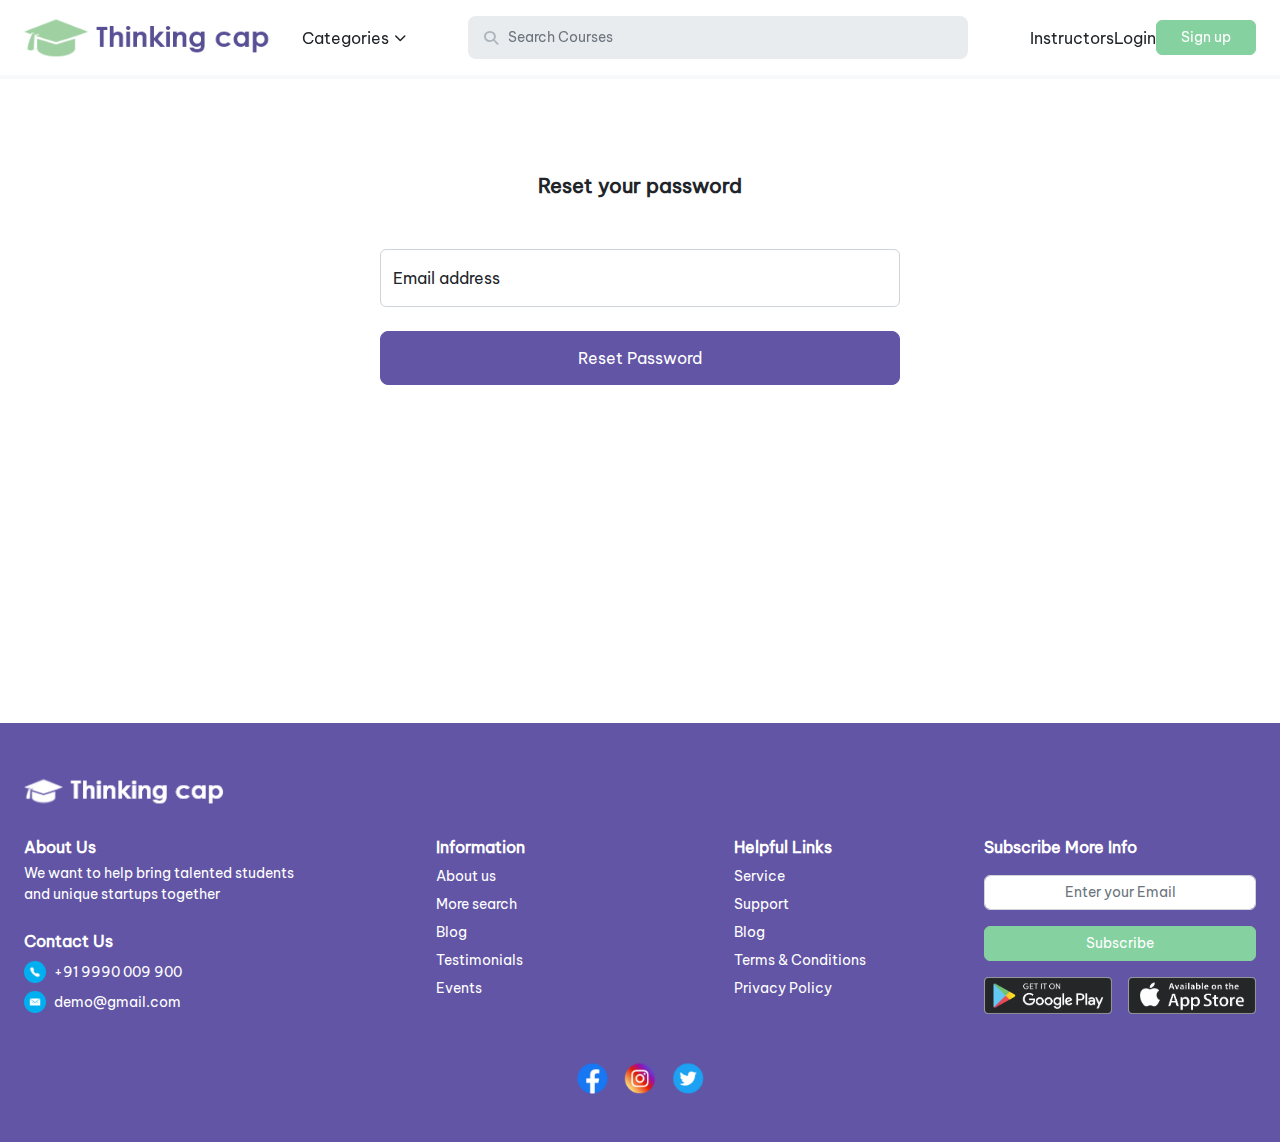
<file: src/forgotpassword.html>
<!DOCTYPE html>
<html lang="en">

<head>
    <meta charset="UTF-8">
    <meta http-equiv="X-UA-Compatible" content="IE=edge">
    <meta name="viewport" content="width=device-width, initial-scale=1.0">
    <meta name="theme-color" content="#6255a5" />
    <title>Document</title>
    <link rel="stylesheet" href="./assets/styles/style.min.css">
    <link rel="stylesheet" href="https://cdnjs.cloudflare.com/ajax/libs/font-awesome/6.2.0/css/all.min.css">
</head>

<body>

    <header>
        <div class="container-fluid px-4 position-relative">
            <div class="header-nav d-flex align-items-center">
                <div class="logo-container d-flex align-items-center">
                    <button class="btn outline-0 border-0 d-block nav-icon d-lg-none" type="button"
                        data-bs-toggle="offcanvas" data-bs-target="#asidebar" aria-controls="asidebar"><i
                            class="fa fa-bars"></i>
                    </button>
                    <img src="./assets/img/icons/logo.png" class="header-logo" alt="logo">
                </div>
                <div class="nav-item dropdown category-menu d-none d-lg-block">
                    <a class="nav-link dropdown-toggle" href="#" data-bs-toggle="dropdown" data-bs-auto-close="outside"
                        data-bs-offset="0,32">Categories</a>
                    <ul class="dropdown-menu">
                        <li><a class="dropdown-item" href="#">Health & Fitness</a></li>
                        <li><a class="dropdown-item" href="#">Business</a></li>
                        <li class="dropend">
                            <a href="#" class="dropdown-item dropdown-toggle" data-bs-toggle="dropdown"
                                data-bs-auto-close="outside" data-bs-display="static">Development</a>
                            <ul class="dropdown-menu">
                                <li><a class="dropdown-item" href=""> Data Science</a></li>
                                <li><a class="dropdown-item" href=""> Mobile Development</a></li>
                                <li><a class="dropdown-item" href=""> Software Testing</a></li>
                                <li class="dropend">
                                    <a href="#" class="dropdown-item dropdown-toggle" data-bs-toggle="dropdown"
                                        data-bs-auto-close="outside" data-bs-display="static">Web Development</a>
                                    <ul class="dropdown-menu">
                                        <li><a class="dropdown-item" href=""> Javascript</a></li>
                                        <li><a class="dropdown-item" href=""> Vue</a></li>
                                        <li><a class="dropdown-item" href=""> React</a></li>
                                        <li><a class="dropdown-item" href=""> Angular</a></li>
                                    </ul>
                                </li>
                                <li><a class="dropdown-item" href="">Development Tools</a></li>
                            </ul>
                        </li>
                    </ul>
                </div>
                <div class="header-search-bar">
                    <input class="form-control form-control-lg" placeholder="Search Courses" type="text">
                    <a class="btn outline-0 border-0 cursor-pointer search-btn"> <i class="fa fa-search"></i> </a>
                    <a class="btn outline-0 border-0 cursor-pointer close-btn"> <i class="fa fa-close"></i>
                    </a>
                </div>
                <div class="header-controls d-none d-lg-flex align-items-center flex-0-auto">
                    <a href="#" class="nav-link">Instructors</a>
                    <a href="#" class="nav-link">Login</a>
                    <a class="btn btn-secondary flex-0-auto" style="--bs-btn-padding-x: 1.5rem;" href="#">Sign up</a>
                </div>
            </div>
        </div>

        <aside class="asider-bar offcanvas offcanvas-start" tabindex="-1" id="asidebar">
            <div class="offcanvas-header">
                <button type="button" class="cls-btn outline-0 border-0" data-bs-dismiss="offcanvas"
                    data-bs-target="#asidebar" aria-label="Close"><i class="fa fa-close"></i></button>
            </div>
            <div class="offcanvas-body">
                <div class="auth-section">
                    <a class="d-block" href="">Login</a>
                    <a class="d-block" href="">Signup</a>
                </div>
                <hr>
                <a href="#">Instructors</a>
                <hr>
                <div class="mb-2">Categories</div>
                <div class="page-header">
                    <nav>
                        <div class="menu-wrapper is-visible">
                            <div class="list-wrapper">
                                <ul class="menu level-1">
                                    <li>
                                        <a href="" class="nested">Web Development</a>
                                        <ul class="sub-menu level-2">
                                            <li>
                                                <a href="" class="nested">Javascript</a>
                                                <ul class="sub-menu level-3">
                                                    <li> <a href="">React</a> </li>
                                                    <li> <a href="">Vue</a> </li>
                                                    <li> <a href="">Angular</a> </li>
                                                </ul>
                                            </li>
                                            <li>
                                                <a href="">Course Materials</a>
                                            </li>
                                        </ul>
                                    </li>
                                    <li>
                                        <a href="" class="nested">Mobile Development</a>
                                        <ul class="sub-menu level-2">
                                            <li>
                                                <a href="">Unity</a>
                                            </li>
                                            <li>
                                                <a href="">3D Game Development</a>
                                            </li>
                                        </ul>
                                    </li>
                                    <li>
                                        <a href="">IT Certifications</a>
                                    </li>
                                    <li>
                                        <a href="">Lorem ipsum dolor sit amet consectetur adipisicing elit. Libero vel
                                            sequi nobis atque, laudantium perspiciatis!</a>
                                    </li>
                                </ul>
                            </div>
                            <div class="list-wrapper">
                                <button type="button" class="back-one-level mb-2 ps-0">
                                    <i class="fa fa-arrow-left f-12"></i>
                                    <span class="text-start small text-truncate" />
                                </button>
                                <div class="sub-menu-wrapper"></div>
                            </div>
                            <div class="list-wrapper">
                                <button type="button" class="back-one-level mb-2 ps-0">
                                    <i class="fa fa-arrow-left f-12"></i>
                                    <span class="text-start small text-truncate" />
                                </button>
                                <div class="sub-menu-wrapper"></div>
                            </div>
                        </div>
                    </nav>
                </div>
            </div>
        </aside>
    </header>

    <main>
        <div class="login-page">
            <div class="container-xxl px-4">
                <div class="auth-block py-5 my-5">
                    <p class="text-center fs-5 fw-bold mb-2">Reset your password</p>
                    </p>
                    <form action="" class="my-5">
                        <div class="form-floating mb-4">
                            <input type="email" class="form-control" id="email-addr" placeholder="Email address">
                            <label for="email-addr">Email address</label>
                        </div>
                        <div class="text-center">
                            <button type="button" class="btn btn-primary btn-lg w-100">Reset Password</button>
                        </div>
                    </form>
                </div>
            </div>
        </div>
    </main>

    <footer class="py-4 py-sm-5">
        <div class="container-xxl px-4">
            <img src="./assets/img/icons/logo-white.png" class="footer-logo mb-4" alt="logo">
            <div class="row gx-lg-5 gy-4 gy-sm-5">
                <div class="order-1 col-12 col-md-6 col-xl-3">
                    <div class="row gy-4">
                        <div class="col-sm-6 col-md-12">
                            <p class="mb-1 fw-bold">About Us</p>
                            <p class="small mb-0">We want to help bring talented students and unique startups together
                            </p>
                        </div>
                        <div class="col-sm-6 col-md-12">
                            <p class="mb-2 fw-bold">Contact Us</p>
                            <div class="d-flex align-items-center gap-2 mb-2">
                                <span class="contact-rings">
                                    <img src="./assets/img/icons/phonecall.png" alt="logo">
                                </span>
                                <a class="text-white text-decoration-none small" href="tel:+919990009900">+91 9990 009
                                    900</a>
                            </div>
                            <div class="d-flex align-items-center gap-2">
                                <span class="contact-rings">
                                    <img src="./assets/img/icons/emailicon.png" alt="logo">
                                </span>
                                <a class="text-white text-decoration-none small"
                                    href="demo@gmail.com">demo@gmail.com</a>
                            </div>
                        </div>
                    </div>
                </div>
                <div
                    class="order-2 order-md-3 order-xl-2 col-sm-6 col-md-6 col-lg-6 col-xl-3 d-xl-flex justify-content-center">
                    <div class="footer-container">
                        <p class="mb-1 fw-bold">Information</p>
                        <div class="footer-links mb-1"><a href="#">About us</a></div>
                        <div class="footer-links mb-1"><a href="#">More search</a></div>
                        <div class="footer-links mb-1"><a href="#">Blog</a></div>
                        <div class="footer-links mb-1"><a href="#">Testimonials</a></div>
                        <div class="footer-links"><a href="#">Events</a></div>
                    </div>
                </div>
                <div
                    class="order-3 order-lg-4 order-xl-3 col-sm-6 col-md-6 col-lg-6 col-xl-3 d-xl-flex justify-content-center">
                    <div class="footer-container">
                        <p class="mb-1 fw-bold">Helpful Links</p>
                        <div class="footer-links mb-1"><a href="#">Service</a></div>
                        <div class="footer-links mb-1"><a href="#">Support</a></div>
                        <div class="footer-links mb-1"><a href="#">Blog</a></div>
                        <div class="footer-links mb-1"><a href="#">Terms & Conditions</a></div>
                        <div class="footer-links"><a href="#">Privacy Policy</a></div>
                    </div>
                </div>
                <div class="order-4 order-md-2 order-xl-4 col-12 col-md-6 col-lg-6 col-xl-3">
                    <div class="subscribe-block">
                        <p class="mb-3 fw-bold">Subscribe More Info</p>
                        <input class="form-control text-center" type="text" placeholder="Enter your Email">
                        <button type="button" class="btn btn-secondary w-100 mt-3">Subscribe</button>

                        <div class="row mt-3 gx-3 app-links">
                            <div class="col-6">
                                <a href="#"><img src="./assets/img/icons/playstore.png" class="w-100" alt="logo"></a>
                            </div>
                            <div class="col-6">
                                <a href="#"> <img src="./assets/img/icons/appstore.png" class="w-100" alt="logo"></a>
                            </div>
                        </div>
                    </div>
                </div>
                <div class="order-5 col-12">
                    <div class="d-flex justify-content-center gap-3 social-links">
                        <a href="#">
                            <img height="32" src="./assets/img/icons/fb-icon.png" alt="logo">
                        </a>
                        <a href="#">
                            <img height="32" src="./assets/img/icons/insta-icon.png" alt="logo">
                        </a>
                        <a href="#">
                            <img height="32" src="./assets/img/icons/twitter-icon.png" alt="logo">
                        </a>
                    </div>
                </div>
            </div>
        </div>
    </footer>

    <script src="./assets/js/bootstrap.js"></script>
    <script src="./assets/js/swiper.js"></script>
    <script src="./assets/js/slider-setup.js"></script>
    <script src="./assets/js/dropdown-setup.js"></script>
    <script src="./assets/js/mobile-category-menu.js"></script>
    <script src="./assets/js/searchbar-toggle.js"></script>
</body>

</html>
</file>
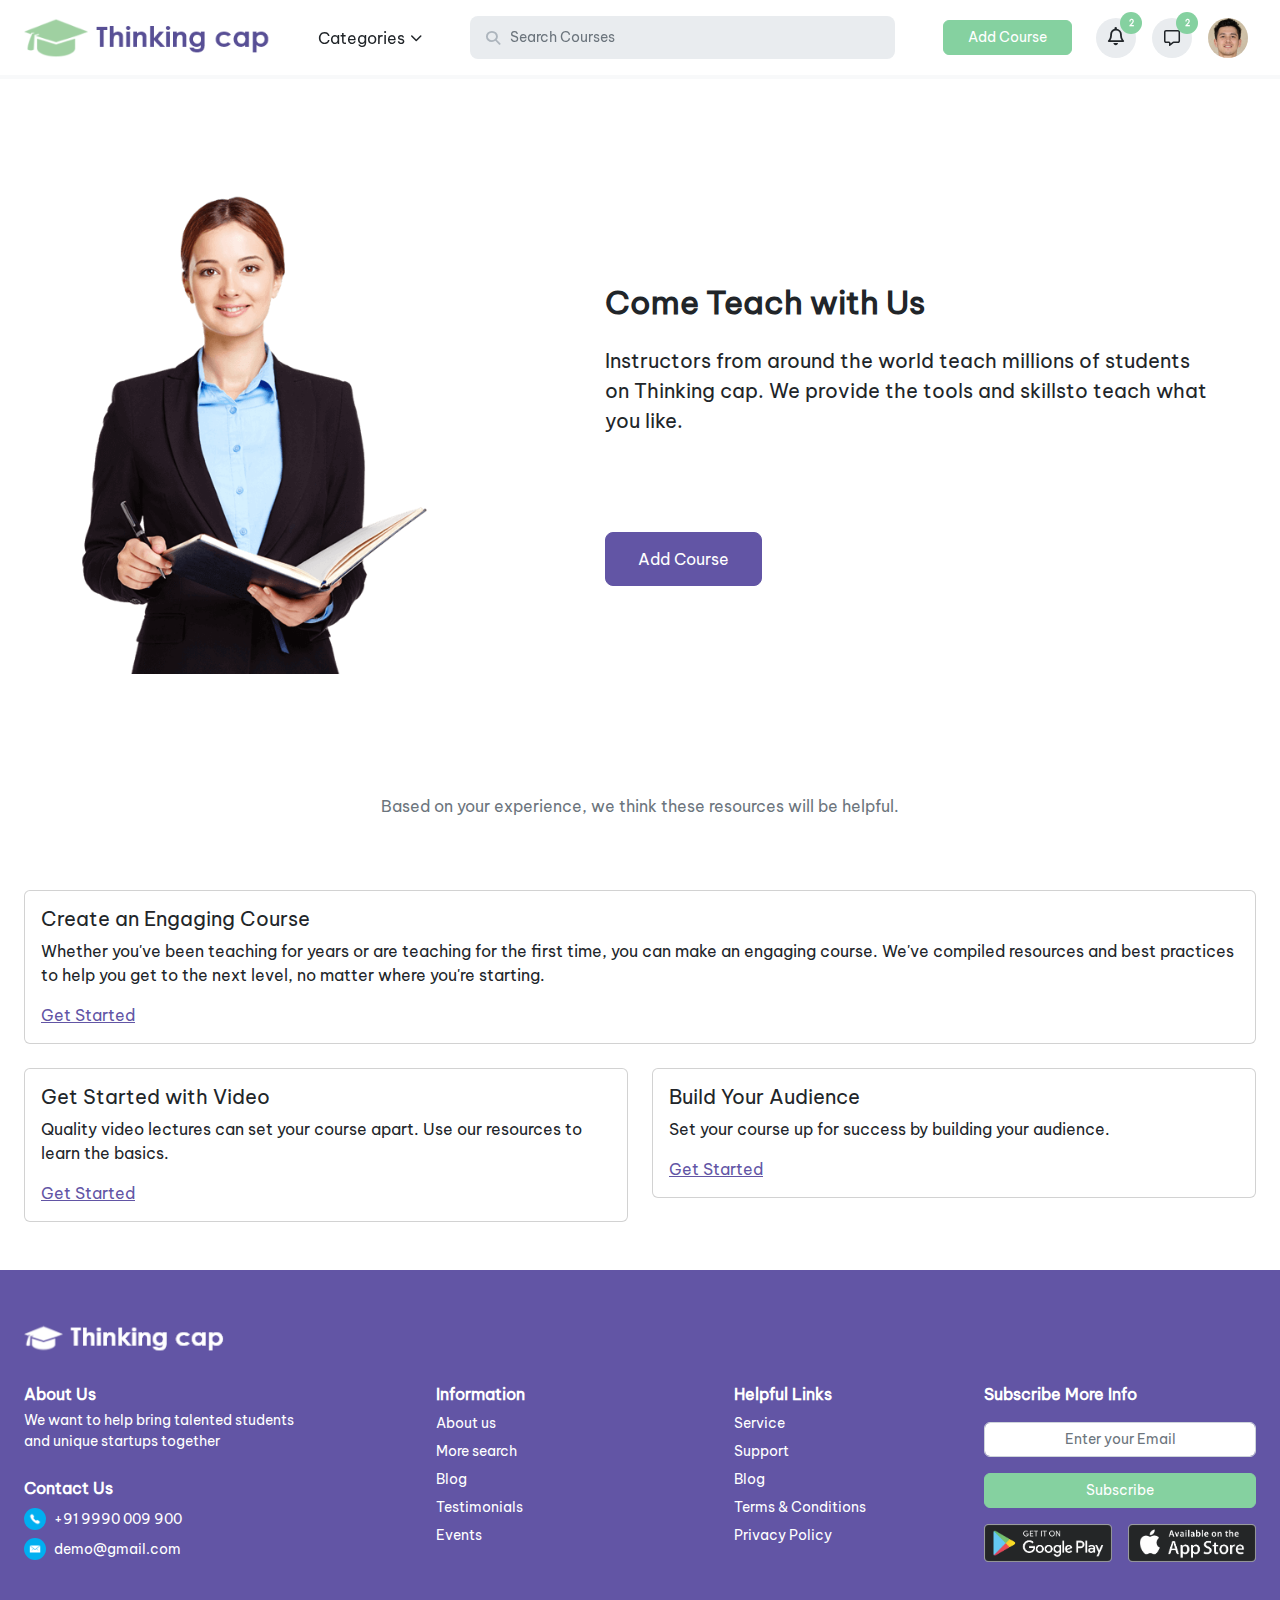
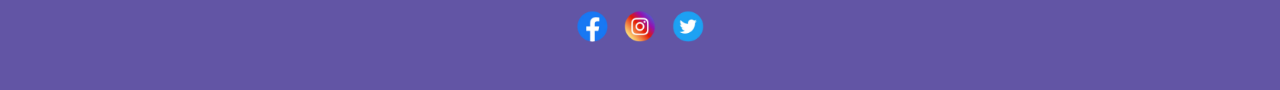
<file: src/instructor.html>
<!DOCTYPE html>
<html lang="en">

<head>
    <meta charset="UTF-8">
    <meta http-equiv="X-UA-Compatible" content="IE=edge">
    <meta name="viewport" content="width=device-width, initial-scale=1.0">
    <meta name="theme-color" content="#6255a5" />
    <title>Document</title>
    <link rel="stylesheet" href="./assets/styles/style.min.css">
    <link rel="stylesheet" href="https://cdnjs.cloudflare.com/ajax/libs/font-awesome/6.2.0/css/all.min.css">
</head>

<body>

    <header>
        <div class="container-fluid px-4 position-relative">
            <div class="header-nav d-flex align-items-center">
                <div class="logo-container d-flex align-items-center">
                    <button class="btn outline-0 border-0 d-block nav-icon d-lg-none" type="button"
                        data-bs-toggle="offcanvas" data-bs-target="#asidebar" aria-controls="asidebar"><i
                            class="fa fa-bars"></i>
                    </button>
                    <img src="./assets/img/icons/logo.png" class="header-logo" alt="logo">
                </div>
                <div class="nav-item dropdown category-menu d-none d-lg-block">
                    <a class="nav-link dropdown-toggle px-3" href="#" data-bs-toggle="dropdown"
                        data-bs-auto-close="outside" data-bs-offset="0,8">Categories</a>
                    <ul class="dropdown-menu">
                        <li><a class="dropdown-item" href="#">Health & Fitness</a></li>
                        <li><a class="dropdown-item" href="#">Business</a></li>
                        <li class="dropend">
                            <a href="#" class="dropdown-item dropdown-toggle" data-bs-toggle="dropdown"
                                data-bs-auto-close="outside" data-bs-display="static">Development</a>
                            <ul class="dropdown-menu">
                                <li><a class="dropdown-item" href=""> Data Science</a></li>
                                <li><a class="dropdown-item" href=""> Mobile Development</a></li>
                                <li><a class="dropdown-item" href=""> Software Testing</a></li>
                                <li class="dropend">
                                    <a href="#" class="dropdown-item dropdown-toggle" data-bs-toggle="dropdown"
                                        data-bs-auto-close="outside" data-bs-display="static">Web Development</a>
                                    <ul class="dropdown-menu">
                                        <li><a class="dropdown-item" href=""> Javascript</a></li>
                                        <li><a class="dropdown-item" href=""> Vue</a></li>
                                        <li><a class="dropdown-item" href=""> React</a></li>
                                        <li><a class="dropdown-item" href=""> Angular</a></li>
                                    </ul>
                                </li>
                                <li><a class="dropdown-item" href="">Development Tools</a></li>
                            </ul>
                        </li>
                    </ul>
                </div>
                <div class="header-search-bar">
                    <input class="form-control form-control-lg" placeholder="Search Courses" type="text">
                    <a class="btn outline-0 border-0 cursor-pointer search-btn"> <i class="fa fa-search"></i> </a>
                    <a class="btn outline-0 border-0 cursor-pointer close-btn"> <i class="fa fa-close"></i>
                    </a>
                </div>
                <div class="header-controls d-none d-lg-flex align-items-center flex-0-auto">
                    <a class="btn btn-secondary mx-3" style="--bs-btn-padding-x: 1.5rem;" href="#">Add Course</a>
                    <div class="d-flex align-items-center auth-dropdowns">
                        <div class="nav-item dropdown dropdown-menu-end d-none d-lg-block notification-menu">
                            <a class="nav-link dropdown-toggle px-2" href="#" data-bs-toggle="dropdown"
                                data-bs-auto-close="outside" data-bs-offset="0,8">
                                <span class="icon-circle rounded-circle p-1">
                                    <span class="notify-indicator">2</span><i class="fa-regular fa-bell"
                                        style="font-size: 1.143rem;"></i>
                                </span>
                            </a>
                            <ul class="dropdown-menu">
                                <h6 class="dropdown-header pb-3 d-flex align-items-center">Notifications <a href="#"
                                        class="text-decoration-none ms-auto">View all Notifications</a></h6>
                                <div class="overflow-menu">

                                    <li><a class="dropdown-item py-3 small" href="#">Notification 1 Lorem ipsum dolor
                                            sit amet
                                            consectetur adipisicing elit. Odit, exercitationem! </a></li>

                                    <li><a class="dropdown-item py-3 small" href="#">Notification 2 consectetur
                                            adipisicing
                                            elit.
                                            Odit,
                                            exercitationem!
                                        </a></li>
                                    <li>
                                    <li><a class="dropdown-item py-3 small" href="#">Notification 1 Lorem ipsum dolor
                                            sit amet
                                            consectetur adipisicing elit. Odit, exercitationem! </a></li>

                                    <li><a class="dropdown-item py-3 small" href="#">Notification 2 consectetur
                                            adipisicing
                                            elit.
                                            Odit,
                                            exercitationem!
                                        </a></li>
                                    <li><a class="dropdown-item py-3 small" href="#">Notification 2 consectetur
                                            adipisicing
                                            elit.
                                            Odit,
                                            exercitationem!
                                        </a></li>
                                    <li>
                                    <li><a class="dropdown-item py-3 small" href="#">Notification 1 Lorem ipsum dolor
                                            sit amet
                                            consectetur adipisicing elit. Odit, exercitationem! </a></li>

                                    <li><a class="dropdown-item py-3 small" href="#">Notification 2 consectetur
                                            adipisicing
                                            elit.
                                            Odit,
                                            exercitationem!
                                        </a></li>
                                    <li><a class="dropdown-item py-3 small" href="#">Notification 2 consectetur
                                            adipisicing
                                            elit.
                                            Odit,
                                            exercitationem!
                                        </a></li>
                                    <li>
                                    <li><a class="dropdown-item py-3 small" href="#">Notification 1 Lorem ipsum dolor
                                            sit amet
                                            consectetur adipisicing elit. Odit, exercitationem! </a></li>
                                    <li><a class="dropdown-item py-3 small" href="#">Notification 2 consectetur
                                            adipisicing
                                            elit.
                                            Odit,
                                            exercitationem!
                                        </a></li>
                                    <li><a class="dropdown-item py-3 small" href="#">Notification 2 consectetur
                                            adipisicing
                                            elit.
                                            Odit,
                                            exercitationem!
                                        </a></li>
                                    <li>
                                    <li><a class="dropdown-item py-3 small" href="#">Notification 1 Lorem ipsum dolor
                                            sit amet
                                            consectetur adipisicing elit. Odit, exercitationem! </a></li>
                                    <li><a class="dropdown-item py-3 small" href="#">Notification 2 consectetur
                                            adipisicing
                                            elit.
                                            Odit,
                                            exercitationem!
                                        </a></li>
                                </div>

                                <!-- <div class="text-muted text-center mt-4 p-3">No Notifications</div> -->
                            </ul>
                        </div>
                        <div class="nav-item dropdown dropdown-menu-end d-none d-lg-block message-menu">
                            <a class="nav-link dropdown-toggle px-2" href="#" data-bs-toggle="dropdown"
                                data-bs-auto-close="outside" data-bs-offset="0,8">
                                <span class="icon-circle rounded-circle p-1">
                                    <span class="notify-indicator">2</span><i class="fa-regular fa-message"></i></span>
                            </a>
                            <ul class="dropdown-menu">
                                <h6 class="dropdown-header pb-3 d-flex align-items-center">Messages <a href="#"
                                        class="text-decoration-none ms-auto">View all Messages</a></h6>
                                <!-- <div class="text-muted text-center mt-4 p-3">No Messages</div> -->
                                <div class="overflow-menu">

                                    <li><a class="dropdown-item py-3" href="#">
                                            <div class="message-line">
                                                <div class="d-flex gap-2">
                                                    <div class="author-preview flex-0-auto">
                                                        <img src="./assets/img/static/sampleperson.jpg" alt="">
                                                    </div>
                                                    <div class="small">
                                                        <div
                                                            class="d-flex gap-2 align-items-center justify-content-between">
                                                            <div class="fw-bold">Todd Scott</div>
                                                            <div class="text-muted message-stamp flex-0-auto">5
                                                                Mins
                                                                ago</div>
                                                        </div>
                                                        <div class="text-muted message-content">
                                                            Lorem ipsum dolor sit amet consectetur adipisicing elit.
                                                            Corrupti
                                                            aliquam
                                                            quo
                                                            molestias laborum dolores totam vel repudiandae impedit
                                                            atque
                                                            ipsum.
                                                        </div>
                                                    </div>
                                                </div>
                                            </div>
                                        </a></li>
                                    <li>

                                    <li><a class="dropdown-item py-3" href="#">
                                            <div class="message-line">
                                                <div class="d-flex gap-2">
                                                    <div class="author-preview flex-0-auto">
                                                        <img src="./assets/img/static/sampleperson.jpg" alt="">
                                                    </div>
                                                    <div class="small">
                                                        <div
                                                            class="d-flex gap-2 align-items-center justify-content-between">
                                                            <div class="fw-bold">Todd Scott</div>
                                                            <div class="text-muted message-stamp flex-0-auto">5
                                                                Mins
                                                                ago</div>
                                                        </div>
                                                        <div class="text-muted message-content">
                                                            Lorem ipsum dolor sit amet consectetur adipisicing elit.
                                                            Corrupti
                                                            aliquam
                                                            quo
                                                            molestias laborum dolores totam vel repudiandae impedit
                                                            atque
                                                            ipsum.
                                                        </div>
                                                    </div>
                                                </div>
                                            </div>
                                        </a></li>
                                    <li>

                                    <li><a class="dropdown-item py-3" href="#">
                                            <div class="message-line">
                                                <div class="d-flex gap-2">
                                                    <div class="author-preview flex-0-auto">
                                                        <img src="./assets/img/static/sampleperson.jpg" alt="">
                                                    </div>
                                                    <div class="small">
                                                        <div
                                                            class="d-flex gap-2 align-items-center justify-content-between">
                                                            <div class="fw-bold">Todd Scott</div>
                                                            <div class="text-muted message-stamp flex-0-auto">5
                                                                Mins
                                                                ago</div>
                                                        </div>
                                                        <div class="text-muted message-content">
                                                            Lorem ipsum dolor sit amet consectetur adipisicing elit.
                                                            Corrupti
                                                            aliquam
                                                            quo
                                                            molestias laborum dolores totam vel repudiandae impedit
                                                            atque
                                                            ipsum.
                                                        </div>
                                                    </div>
                                                </div>
                                            </div>
                                        </a></li>
                                    <li>

                                    <li><a class="dropdown-item py-3" href="#">
                                            <div class="message-line">
                                                <div class="d-flex gap-2">
                                                    <div class="author-preview flex-0-auto">
                                                        <img src="./assets/img/static/sampleperson.jpg" alt="">
                                                    </div>
                                                    <div class="small">
                                                        <div
                                                            class="d-flex gap-2 align-items-center justify-content-between">
                                                            <div class="fw-bold">Todd Scott</div>
                                                            <div class="text-muted message-stamp flex-0-auto">5
                                                                Mins
                                                                ago</div>
                                                        </div>
                                                        <div class="text-muted message-content">
                                                            Lorem ipsum dolor sit amet consectetur adipisicing elit.
                                                            Corrupti
                                                            aliquam
                                                            quo
                                                            molestias laborum dolores totam vel repudiandae impedit
                                                            atque
                                                            ipsum.
                                                        </div>
                                                    </div>
                                                </div>
                                            </div>
                                        </a></li>
                                    <li>

                                    <li><a class="dropdown-item py-3" href="#">
                                            <div class="message-line">
                                                <div class="d-flex gap-2">
                                                    <div class="author-preview flex-0-auto">
                                                        <img src="./assets/img/static/sampleperson.jpg" alt="">
                                                    </div>
                                                    <div class="small">
                                                        <div
                                                            class="d-flex gap-2 align-items-center justify-content-between">
                                                            <div class="fw-bold">Todd Scott</div>
                                                            <div class="text-muted message-stamp flex-0-auto">5
                                                                Mins
                                                                ago</div>
                                                        </div>
                                                        <div class="text-muted message-content">
                                                            Lorem ipsum dolor sit amet consectetur adipisicing elit.
                                                            Corrupti
                                                            aliquam
                                                            quo
                                                            molestias laborum dolores totam vel repudiandae impedit
                                                            atque
                                                            ipsum.
                                                        </div>
                                                    </div>
                                                </div>
                                            </div>
                                        </a></li>
                                    <li>

                                    <li><a class="dropdown-item py-3" href="#">
                                            <div class="message-line">
                                                <div class="d-flex gap-2">
                                                    <div class="author-preview flex-0-auto">
                                                        <img src="./assets/img/static/sampleperson.jpg" alt="">
                                                    </div>
                                                    <div class="small">
                                                        <div
                                                            class="d-flex gap-2 align-items-center justify-content-between">
                                                            <div class="fw-bold">Todd Scott</div>
                                                            <div class="text-muted message-stamp flex-0-auto">5
                                                                Mins
                                                                ago</div>
                                                        </div>
                                                        <div class="text-muted message-content">
                                                            Lorem ipsum dolor sit amet consectetur adipisicing elit.
                                                            Corrupti
                                                            aliquam
                                                            quo
                                                            molestias laborum dolores totam vel repudiandae impedit
                                                            atque
                                                            ipsum.
                                                        </div>
                                                    </div>
                                                </div>
                                            </div>
                                        </a></li>
                                    <li>

                                    <li><a class="dropdown-item py-3" href="#">
                                            <div class="message-line">
                                                <div class="d-flex gap-2">
                                                    <div class="author-preview flex-0-auto">
                                                        <img src="./assets/img/static/sampleperson.jpg" alt="">
                                                    </div>
                                                    <div class="small">
                                                        <div
                                                            class="d-flex gap-2 align-items-center justify-content-between">
                                                            <div class="fw-bold">Todd Scott</div>
                                                            <div class="text-muted message-stamp flex-0-auto">5
                                                                Mins
                                                                ago</div>
                                                        </div>
                                                        <div class="text-muted message-content">
                                                            Lorem ipsum dolor sit amet consectetur adipisicing elit.
                                                            Corrupti
                                                            aliquam
                                                            quo
                                                            molestias laborum dolores totam vel repudiandae impedit
                                                            atque
                                                            ipsum.
                                                        </div>
                                                    </div>
                                                </div>
                                            </div>
                                        </a></li>
                                    <li>
                                </div>
                            </ul>
                        </div>
                        <div class="nav-item dropdown dropdown-menu-end d-none d-lg-block">
                            <a class="nav-link dropdown-toggle px-2" href="#" data-bs-toggle="dropdown"
                                data-bs-auto-close="outside" data-bs-offset="0,8">
                                <div class="author-preview flex-0-auto">
                                    <img src="./assets/img/static/sampleperson.jpg" alt="">
                                </div>
                            </a>
                            <ul class="dropdown-menu">
                                <li>
                                    <a class="dropdown-item" href="#">
                                        <div class="d-flex align-items-center gap-3">
                                            <div class="author-preview flex-0-auto">
                                                <img src="./assets/img/static/sampleperson.jpg" alt="">
                                            </div>
                                            <div>
                                                <div class="text-black fw-bold"> User Account</div>
                                                <div class="small text-muted"> testuser1@gmail.com </div>
                                            </div>
                                        </div>
                                    </a>
                                </li>
                                <li>
                                    <hr class="dropdown-divider">
                                </li>
                                <li><a class="dropdown-item small" href="#">My Learnings</a></li>
                                <li><a class="dropdown-item small" href="#">My Listing</a></li>
                                <li><a class="dropdown-item small" href="#">My Favourites</a></li>
                                <li>
                                    <hr class="dropdown-divider">
                                </li>
                                <li><a class="dropdown-item small" href="#">Edit Profile</a></li>
                                <li><a class="dropdown-item small" href="#">Purchase History</a></li>
                                <li><a class="dropdown-item small" href="#">My Address</a></li>
                                <li><a class="dropdown-item small" href="#">Settings</a></li>
                                <li>
                                    <hr class="dropdown-divider">
                                </li>
                                <li><a class="dropdown-item small" href="#">Help</a></li>
                                <li><a class="dropdown-item small" href="#">Logout</a></li>
                            </ul>
                        </div>
                    </div>
                </div>
            </div>
        </div>

        <aside class="asider-bar offcanvas offcanvas-start" tabindex="-1" id="asidebar">
            <div class="offcanvas-header">
                <button type="button" class="cls-btn outline-0 border-0" data-bs-dismiss="offcanvas"
                    data-bs-target="#asidebar" aria-label="Close"><i class="fa fa-close"></i></button>
            </div>
            <div class="offcanvas-body auth-dropdowns">
                <div class="profile-menu-mobile">
                    <div class="d-flex align-items-center gap-3 cursor-pointer" id="profile-menu-collapse"
                        data-bs-toggle="collapse" href="#profile" role="button" aria-expanded="false"
                        aria-controls="profile">
                        <div class="author-preview flex-0-auto">
                            <img src="./assets/img/static/sampleperson.jpg" alt="">
                        </div>
                        <div>
                            <div class="text-black fw-bold"> User Account</div>
                            <div class="small text-muted"> testuser1@gmail.com </div>
                        </div>
                        <i class="fa-solid fa-chevron-right ms-auto small"></i>
                    </div>

                    <div class="collapse" id="profile">
                        <div class="profile-menu-wrapper">
                            <ul class="dropdown-menu py-0 show position-relative border-0">
                                <li>
                                    <hr class="dropdown-divider mt-3">
                                </li>
                                <li>
                                    <a class="dropdown-item px-0 bg-white small d-flex align-items-center justify-content-between"
                                        href="#">Notifications <span
                                            class="badge text-bg-secondary text-white">4</span></a>
                                </li>
                                <li>
                                    <a class="dropdown-item px-0 bg-white small d-flex align-items-center justify-content-between"
                                        href="#">Messages <span class="badge text-bg-secondary text-white">4</span></a>
                                </li>
                                <li>
                                    <hr class="dropdown-divider">
                                </li>
                                <li><a class="dropdown-item px-0 bg-white small" href="#">My Learnings</a></li>
                                <li><a class="dropdown-item px-0 bg-white small" href="#">My Listing</a></li>
                                <li><a class="dropdown-item px-0 bg-white small" href="#">My Favourites</a></li>
                                <li>
                                    <hr class="dropdown-divider">
                                </li>
                                <li><a class="dropdown-item px-0 bg-white small" href="#">Edit Profile</a></li>
                                <li><a class="dropdown-item px-0 bg-white small" href="#">Purchase History</a></li>
                                <li><a class="dropdown-item px-0 bg-white small" href="#">My Address</a></li>
                                <li><a class="dropdown-item px-0 bg-white small" href="#">Settings</a></li>
                                <li>
                                    <hr class="dropdown-divider">
                                </li>
                                <li><a class="dropdown-item px-0 bg-white small" href="#">Help</a></li>
                                <li><a class="dropdown-item px-0 bg-white small" href="#">Logout</a></li>
                            </ul>
                        </div>
                    </div>

                </div>

                <hr>
                <a href="#" class="text-black small">Instructors</a>
                <hr>
                <div class="mb-2 text-muted small">Categories</div>
                <div class="page-header">
                    <nav>
                        <div class="menu-wrapper is-visible">
                            <div class="list-wrapper">
                                <ul class="menu level-1">
                                    <li>
                                        <a href="" class="nested">Web Development</a>
                                        <ul class="sub-menu level-2">
                                            <li>
                                                <a href="" class="nested">Javascript</a>
                                                <ul class="sub-menu level-3">
                                                    <li> <a href="">React</a> </li>
                                                    <li> <a href="">Vue</a> </li>
                                                    <li> <a href="">Angular</a> </li>
                                                </ul>
                                            </li>
                                            <li>
                                                <a href="">Course Materials</a>
                                            </li>
                                        </ul>
                                    </li>
                                    <li>
                                        <a href="" class="nested">Mobile Development</a>
                                        <ul class="sub-menu level-2">
                                            <li>
                                                <a href="">Unity</a>
                                            </li>
                                            <li>
                                                <a href="">3D Game Development</a>
                                            </li>
                                        </ul>
                                    </li>
                                    <li>
                                        <a href="">IT Certifications</a>
                                    </li>
                                    <li>
                                        <a href="">Lorem ipsum dolor sit amet consectetur adipisicing elit. Libero vel
                                            sequi nobis atque, laudantium perspiciatis!</a>
                                    </li>
                                </ul>
                            </div>
                            <div class="list-wrapper">
                                <button type="button" class="back-one-level mb-2 ps-0">
                                    <i class="fa fa-arrow-left f-12"></i>
                                    <span class="text-start small text-truncate" />
                                </button>
                                <div class="sub-menu-wrapper"></div>
                            </div>
                            <div class="list-wrapper">
                                <button type="button" class="back-one-level mb-2 ps-0">
                                    <i class="fa fa-arrow-left f-12"></i>
                                    <span class="text-start small text-truncate" />
                                </button>
                                <div class="sub-menu-wrapper"></div>
                            </div>
                        </div>
                    </nav>
                </div>
            </div>
        </aside>
    </header>

    <main>
        <div class="instructor-page">
            <div class="container-xxl px-4">
                <div class="py-5">
                    <section class="become-instructor-block my-lg-5 py-0 py-lg-4">
                        <div class="row g-5">
                            <div class="col-lg-5">
                                <div class="pe-xl-5">
                                    <img src="./assets/img/static/teacher.png" class="d-none d-lg-block rounded-5 w-100"
                                        alt="">
                                </div>
                            </div>
                            <div class="col-lg-7 align-self-center">
                                <div class="px-xl-5">
                                    <h2 class="fw-bold mb-4">Come Teach with Us</h2>
                                    <p class="fs-5">Instructors from around the world teach millions of students on
                                        Thinking
                                        cap. We provide
                                        the tools and skillsto teach what you like.</p>

                                    <div class="d-lg-none py-3">
                                        <img src="./assets/img/static/teacher.png" class="rounded-5 w-100"
                                            alt="instructor-img">
                                    </div>
                                    <div class="mt-3 mt-lg-5 pt-xl-5 text-center text-lg-start">
                                        <button type="button" class="btn btn-primary rounded-3 btn-lg"
                                            style="--bs-btn-padding-x: 2rem; --bs-btn-font-size: 1.25rem;">Add
                                            Course</button>
                                    </div>
                                </div>
                            </div>
                        </div>
                    </section>

                    <div class="row g-4">
                        <div class="col-12">
                            <div class="text-muted text-center my-5">Based on your experience, we think these resources
                                will be
                                helpful.</div>
                        </div>
                        <div class="col-12">
                            <div class="card">
                                <div class="card-body">
                                    <h5 class="card-title">Create an Engaging Course</h5>
                                    <p class="card-text">Whether you've been teaching for years or are teaching for the
                                        first time, you can make an engaging course. We've compiled resources and best
                                        practices to help you get to the next level, no matter where you're starting.
                                    </p>
                                    <a href="#" class="card-link">Get Started</a>
                                </div>
                            </div>
                        </div>
                        <div class="col-6">
                            <div class="card">
                                <div class="card-body">
                                    <h5 class="card-title">Get Started with Video</h5>
                                    <p class="card-text">Quality video lectures can set your course apart. Use our
                                        resources to learn the basics.</p>
                                    <a href="#" class="card-link">Get Started</a>
                                </div>
                            </div>
                        </div>
                        <div class="col-6">
                            <div class="card">
                                <div class="card-body">
                                    <h5 class="card-title">Build Your Audience</h5>
                                    <p class="card-text">Set your course up for success by building your audience.</p>
                                    <a href="#" class="card-link">Get Started</a>
                                </div>
                            </div>
                        </div>
                    </div>
                </div>
            </div>
    </main>

    <footer class="py-4 py-sm-5">
        <div class="container-xxl px-4">
            <img src="./assets/img/icons/logo-white.png" class="footer-logo mb-4" alt="logo">
            <div class="row gx-lg-5 gy-4 gy-sm-5">
                <div class="order-1 col-12 col-md-6 col-xl-3">
                    <div class="row gy-4">
                        <div class="col-sm-6 col-md-12">
                            <p class="mb-1 fw-bold">About Us</p>
                            <p class="small mb-0">We want to help bring talented students and unique startups together
                            </p>
                        </div>
                        <div class="col-sm-6 col-md-12">
                            <p class="mb-2 fw-bold">Contact Us</p>
                            <div class="d-flex align-items-center gap-2 mb-2">
                                <span class="contact-rings">
                                    <img src="./assets/img/icons/phonecall.png" alt="logo">
                                </span>
                                <a class="text-white text-decoration-none small" href="tel:+919990009900">+91 9990 009
                                    900</a>
                            </div>
                            <div class="d-flex align-items-center gap-2">
                                <span class="contact-rings">
                                    <img src="./assets/img/icons/emailicon.png" alt="logo">
                                </span>
                                <a class="text-white text-decoration-none small"
                                    href="demo@gmail.com">demo@gmail.com</a>
                            </div>
                        </div>
                    </div>
                </div>
                <div
                    class="order-2 order-md-3 order-xl-2 col-sm-6 col-md-6 col-lg-6 col-xl-3 d-xl-flex justify-content-center">
                    <div class="footer-container">
                        <p class="mb-1 fw-bold">Information</p>
                        <div class="footer-links mb-1"><a href="#">About us</a></div>
                        <div class="footer-links mb-1"><a href="#">More search</a></div>
                        <div class="footer-links mb-1"><a href="#">Blog</a></div>
                        <div class="footer-links mb-1"><a href="#">Testimonials</a></div>
                        <div class="footer-links"><a href="#">Events</a></div>
                    </div>
                </div>
                <div
                    class="order-3 order-lg-4 order-xl-3 col-sm-6 col-md-6 col-lg-6 col-xl-3 d-xl-flex justify-content-center">
                    <div class="footer-container">
                        <p class="mb-1 fw-bold">Helpful Links</p>
                        <div class="footer-links mb-1"><a href="#">Service</a></div>
                        <div class="footer-links mb-1"><a href="#">Support</a></div>
                        <div class="footer-links mb-1"><a href="#">Blog</a></div>
                        <div class="footer-links mb-1"><a href="#">Terms & Conditions</a></div>
                        <div class="footer-links"><a href="#">Privacy Policy</a></div>
                    </div>
                </div>
                <div class="order-4 order-md-2 order-xl-4 col-12 col-md-6 col-lg-6 col-xl-3">
                    <div class="subscribe-block">
                        <p class="mb-3 fw-bold">Subscribe More Info</p>
                        <input class="form-control text-center" type="text" placeholder="Enter your Email">
                        <button type="button" class="btn btn-secondary w-100 mt-3">Subscribe</button>

                        <div class="row mt-3 gx-3 app-links">
                            <div class="col-6">
                                <a href="#"><img src="./assets/img/icons/playstore.png" class="w-100" alt="logo"></a>
                            </div>
                            <div class="col-6">
                                <a href="#"> <img src="./assets/img/icons/appstore.png" class="w-100" alt="logo"></a>
                            </div>
                        </div>
                    </div>
                </div>
                <div class="order-5 col-12">
                    <div class="d-flex justify-content-center gap-3 social-links">
                        <a href="#">
                            <img height="32" src="./assets/img/icons/fb-icon.png" alt="logo">
                        </a>
                        <a href="#">
                            <img height="32" src="./assets/img/icons/insta-icon.png" alt="logo">
                        </a>
                        <a href="#">
                            <img height="32" src="./assets/img/icons/twitter-icon.png" alt="logo">
                        </a>
                    </div>
                </div>
            </div>
        </div>
    </footer>

    <script src="./assets/js/bootstrap.js"></script>
    <script src="./assets/js/swiper.js"></script>
    <script src="./assets/js/slider-setup.js"></script>
    <script src="./assets/js/dropdown-setup.js"></script>
    <script src="./assets/js/mobile-category-menu.js"></script>
    <script src="./assets/js/searchbar-toggle.js"></script>
    <script src="./assets/js/file-upload.js"></script>
</body>

</html>
</file>
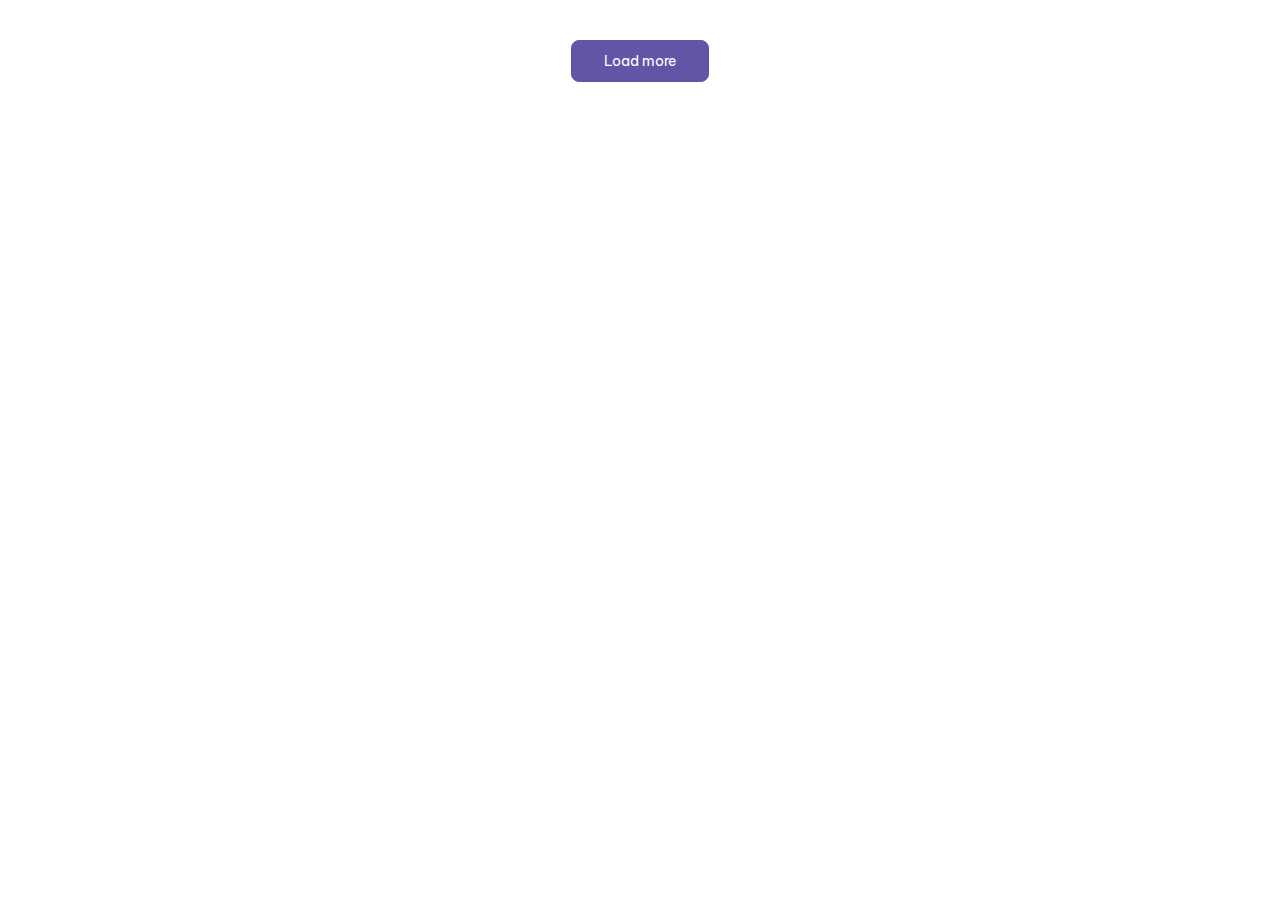
<file: src/loadMore.html>
<!DOCTYPE html>
<html lang="en">

<head>
    <meta charset="UTF-8">
    <meta http-equiv="X-UA-Compatible" content="IE=edge">
    <meta name="viewport" content="width=device-width, initial-scale=1.0">
    <meta name="theme-color" content="#6255a5" />
    <title>Document</title>
    <link rel="stylesheet" href="./assets/styles/style.min.css">
</head>

<body>

    <!-- Copy this Alone  -->
    <div class="p-3 d-flex justify-content-center my-4">
        <button type="button" class="btn btn-primary rounded-3"
            style="--bs-btn-padding-y: 0.6rem; --bs-btn-padding-x: 2rem;">Load more</button>
    </div>
    <!-- Copy this Alone  -->

</body>

</html>
</file>
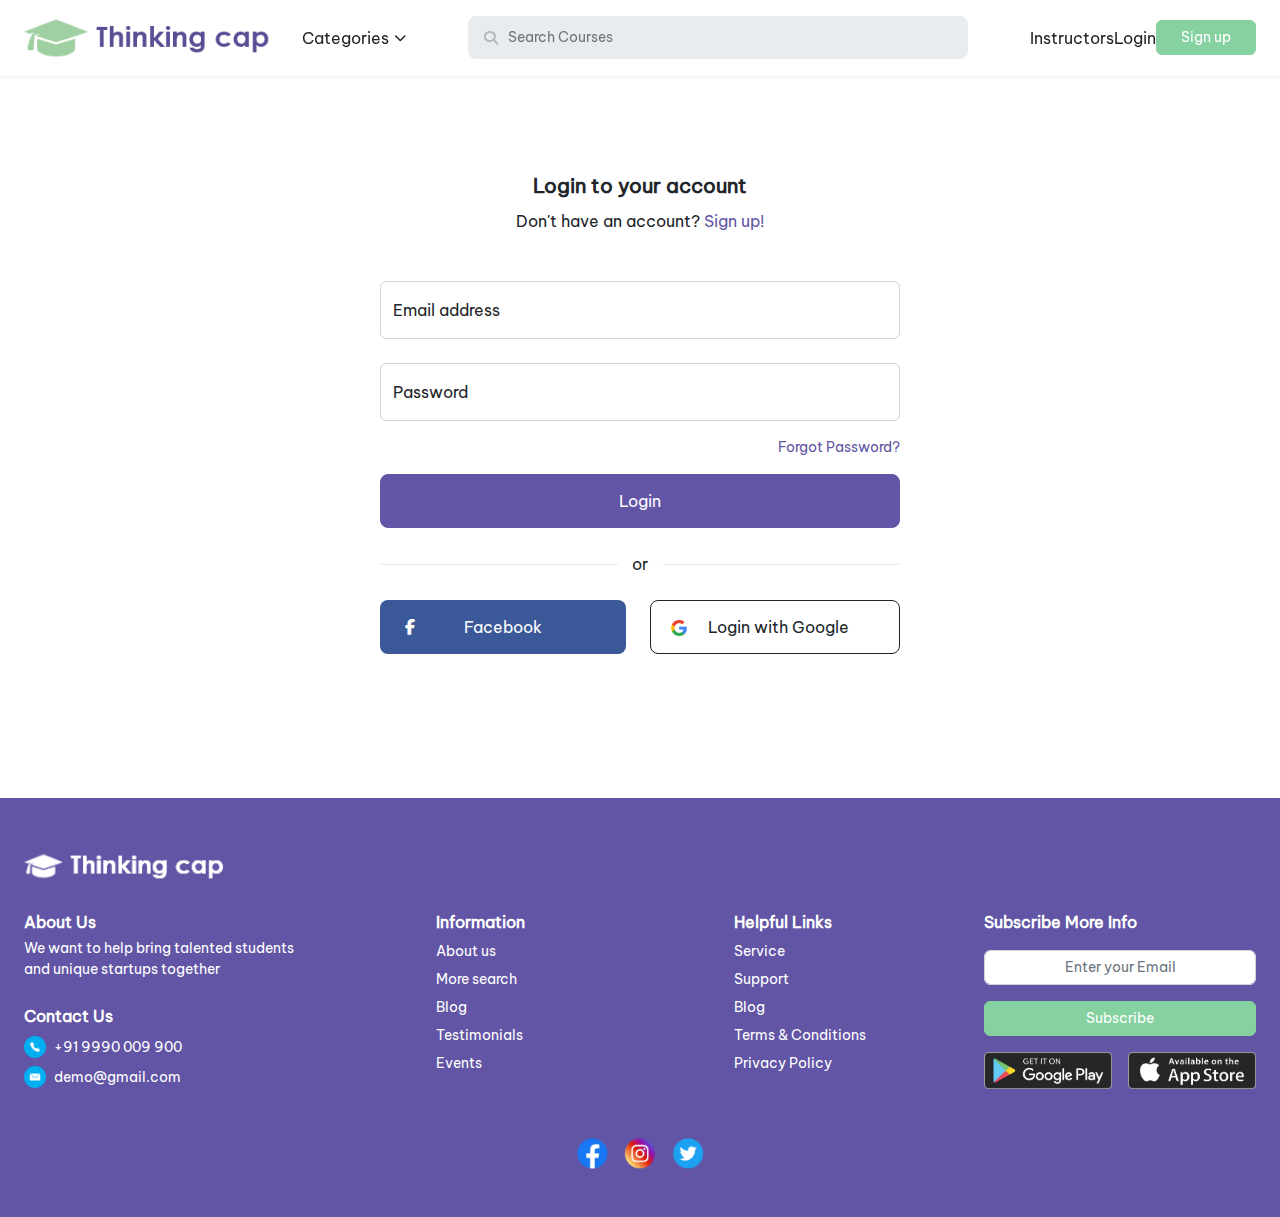
<file: src/login.html>
<!DOCTYPE html>
<html lang="en">

<head>
    <meta charset="UTF-8">
    <meta http-equiv="X-UA-Compatible" content="IE=edge">
    <meta name="viewport" content="width=device-width, initial-scale=1.0">
    <meta name="theme-color" content="#6255a5" />
    <title>Document</title>
    <link rel="stylesheet" href="./assets/styles/style.min.css">
    <link rel="stylesheet" href="https://cdnjs.cloudflare.com/ajax/libs/font-awesome/6.2.0/css/all.min.css">
</head>

<body>

    <header>
        <div class="container-fluid px-4 position-relative">
            <div class="header-nav d-flex align-items-center">
                <div class="logo-container d-flex align-items-center">
                    <button class="btn outline-0 border-0 d-block nav-icon d-lg-none" type="button"
                        data-bs-toggle="offcanvas" data-bs-target="#asidebar" aria-controls="asidebar"><i
                            class="fa fa-bars"></i>
                    </button>
                    <img src="./assets/img/icons/logo.png" class="header-logo" alt="logo">
                </div>
                <div class="nav-item dropdown category-menu d-none d-lg-block">
                    <a class="nav-link dropdown-toggle" href="#" data-bs-toggle="dropdown" data-bs-auto-close="outside"
                        data-bs-offset="0,32">Categories</a>
                    <ul class="dropdown-menu">
                        <li><a class="dropdown-item" href="#">Health & Fitness</a></li>
                        <li><a class="dropdown-item" href="#">Business</a></li>
                        <li class="dropend">
                            <a href="#" class="dropdown-item dropdown-toggle" data-bs-toggle="dropdown"
                                data-bs-auto-close="outside" data-bs-display="static">Development</a>
                            <ul class="dropdown-menu">
                                <li><a class="dropdown-item" href=""> Data Science</a></li>
                                <li><a class="dropdown-item" href=""> Mobile Development</a></li>
                                <li><a class="dropdown-item" href=""> Software Testing</a></li>
                                <li class="dropend">
                                    <a href="#" class="dropdown-item dropdown-toggle" data-bs-toggle="dropdown"
                                        data-bs-auto-close="outside" data-bs-display="static">Web Development</a>
                                    <ul class="dropdown-menu">
                                        <li><a class="dropdown-item" href=""> Javascript</a></li>
                                        <li><a class="dropdown-item" href=""> Vue</a></li>
                                        <li><a class="dropdown-item" href=""> React</a></li>
                                        <li><a class="dropdown-item" href=""> Angular</a></li>
                                    </ul>
                                </li>
                                <li><a class="dropdown-item" href="">Development Tools</a></li>
                            </ul>
                        </li>
                    </ul>
                </div>
                <div class="header-search-bar">
                    <input class="form-control form-control-lg" placeholder="Search Courses" type="text">
                    <a class="btn outline-0 border-0 cursor-pointer search-btn"> <i class="fa fa-search"></i> </a>
                    <a class="btn outline-0 border-0 cursor-pointer close-btn"> <i class="fa fa-close"></i>
                    </a>
                </div>
                <div class="header-controls d-none d-lg-flex align-items-center flex-0-auto">
                    <a href="#" class="nav-link">Instructors</a>
                    <a href="#" class="nav-link">Login</a>
                    <a class="btn btn-secondary flex-0-auto" style="--bs-btn-padding-x: 1.5rem;" href="#">Sign up</a>
                </div>
            </div>
        </div>

        <aside class="asider-bar offcanvas offcanvas-start" tabindex="-1" id="asidebar">
            <div class="offcanvas-header">
                <button type="button" class="cls-btn outline-0 border-0" data-bs-dismiss="offcanvas"
                    data-bs-target="#asidebar" aria-label="Close"><i class="fa fa-close"></i></button>
            </div>
            <div class="offcanvas-body">
                <div class="auth-section">
                    <a class="d-block" href="">Login</a>
                    <a class="d-block" href="">Signup</a>
                </div>
                <hr>
                <a href="#">Instructors</a>
                <hr>
                <div class="mb-2">Categories</div>
                <div class="page-header">
                    <nav>
                        <div class="menu-wrapper is-visible">
                            <div class="list-wrapper">
                                <ul class="menu level-1">
                                    <li>
                                        <a href="" class="nested">Web Development</a>
                                        <ul class="sub-menu level-2">
                                            <li>
                                                <a href="" class="nested">Javascript</a>
                                                <ul class="sub-menu level-3">
                                                    <li> <a href="">React</a> </li>
                                                    <li> <a href="">Vue</a> </li>
                                                    <li> <a href="">Angular</a> </li>
                                                </ul>
                                            </li>
                                            <li>
                                                <a href="">Course Materials</a>
                                            </li>
                                        </ul>
                                    </li>
                                    <li>
                                        <a href="" class="nested">Mobile Development</a>
                                        <ul class="sub-menu level-2">
                                            <li>
                                                <a href="">Unity</a>
                                            </li>
                                            <li>
                                                <a href="">3D Game Development</a>
                                            </li>
                                        </ul>
                                    </li>
                                    <li>
                                        <a href="">IT Certifications</a>
                                    </li>
                                    <li>
                                        <a href="">Lorem ipsum dolor sit amet consectetur adipisicing elit. Libero vel
                                            sequi nobis atque, laudantium perspiciatis!</a>
                                    </li>
                                </ul>
                            </div>
                            <div class="list-wrapper">
                                <button type="button" class="back-one-level mb-2 ps-0">
                                    <i class="fa fa-arrow-left f-12"></i>
                                    <span class="text-start small text-truncate" />
                                </button>
                                <div class="sub-menu-wrapper"></div>
                            </div>
                            <div class="list-wrapper">
                                <button type="button" class="back-one-level mb-2 ps-0">
                                    <i class="fa fa-arrow-left f-12"></i>
                                    <span class="text-start small text-truncate" />
                                </button>
                                <div class="sub-menu-wrapper"></div>
                            </div>
                        </div>
                    </nav>
                </div>
            </div>
        </aside>
    </header>

    <main>
        <div class="login-page">
            <div class="container-xxl px-4">
                <div class="auth-block py-5 my-5">
                    <p class="text-center fs-5 fw-bold mb-2">Login to your account</p>
                    <p class="text-center">Don't have an account? <a class="text-decoration-none" href="#">Sign up!</a>
                    </p>
                    <form action="" class="my-5">
                        <div class="form-floating mb-4">
                            <input type="email" class="form-control" id="email-addr" placeholder="Email address">
                            <label for="email-addr">Email address</label>
                        </div>
                        <div class="form-floating">
                            <input type="password" class="form-control" id="auth-pass" placeholder="Password">
                            <label for="auth-pass">Password</label>
                        </div>
                        <div class="text-end my-3 small"><a class="text-decoration-none" href="#">Forgot Password?</a>
                        </div>
                        <div class="text-center">
                            <button type="button" class="btn btn-primary btn-lg w-100">Login</button>
                        </div>

                        <div class="text-wings my-4"><span>or</span></div>

                        <div class="text-center d-flex flex-column flex-md-row gap-4">
                            <button type="button" class="social-btn btn-lg social-btn-fb btn w-100">Facebook</button>
                            <button type="button"
                                class="social-btn social-btn-google btn-lg btn btn-outline-dark w-100 ps-4">Login with Google</button>
                        </div>

                    </form>
                </div>
            </div>
        </div>
    </main>

    <footer class="py-4 py-sm-5">
        <div class="container-xxl px-4">
            <img src="./assets/img/icons/logo-white.png" class="footer-logo mb-4" alt="logo">
            <div class="row gx-lg-5 gy-4 gy-sm-5">
                <div class="order-1 col-12 col-md-6 col-xl-3">
                    <div class="row gy-4">
                        <div class="col-sm-6 col-md-12">
                            <p class="mb-1 fw-bold">About Us</p>
                            <p class="small mb-0">We want to help bring talented students and unique startups together
                            </p>
                        </div>
                        <div class="col-sm-6 col-md-12">
                            <p class="mb-2 fw-bold">Contact Us</p>
                            <div class="d-flex align-items-center gap-2 mb-2">
                                <span class="contact-rings">
                                    <img src="./assets/img/icons/phonecall.png" alt="logo">
                                </span>
                                <a class="text-white text-decoration-none small" href="tel:+919990009900">+91 9990 009
                                    900</a>
                            </div>
                            <div class="d-flex align-items-center gap-2">
                                <span class="contact-rings">
                                    <img src="./assets/img/icons/emailicon.png" alt="logo">
                                </span>
                                <a class="text-white text-decoration-none small"
                                    href="demo@gmail.com">demo@gmail.com</a>
                            </div>
                        </div>
                    </div>
                </div>
                <div
                    class="order-2 order-md-3 order-xl-2 col-sm-6 col-md-6 col-lg-6 col-xl-3 d-xl-flex justify-content-center">
                    <div class="footer-container">
                        <p class="mb-1 fw-bold">Information</p>
                        <div class="footer-links mb-1"><a href="#">About us</a></div>
                        <div class="footer-links mb-1"><a href="#">More search</a></div>
                        <div class="footer-links mb-1"><a href="#">Blog</a></div>
                        <div class="footer-links mb-1"><a href="#">Testimonials</a></div>
                        <div class="footer-links"><a href="#">Events</a></div>
                    </div>
                </div>
                <div
                    class="order-3 order-lg-4 order-xl-3 col-sm-6 col-md-6 col-lg-6 col-xl-3 d-xl-flex justify-content-center">
                    <div class="footer-container">
                        <p class="mb-1 fw-bold">Helpful Links</p>
                        <div class="footer-links mb-1"><a href="#">Service</a></div>
                        <div class="footer-links mb-1"><a href="#">Support</a></div>
                        <div class="footer-links mb-1"><a href="#">Blog</a></div>
                        <div class="footer-links mb-1"><a href="#">Terms & Conditions</a></div>
                        <div class="footer-links"><a href="#">Privacy Policy</a></div>
                    </div>
                </div>
                <div class="order-4 order-md-2 order-xl-4 col-12 col-md-6 col-lg-6 col-xl-3">
                    <div class="subscribe-block">
                        <p class="mb-3 fw-bold">Subscribe More Info</p>
                        <input class="form-control text-center" type="text" placeholder="Enter your Email">
                        <button type="button" class="btn btn-secondary w-100 mt-3">Subscribe</button>

                        <div class="row mt-3 gx-3 app-links">
                            <div class="col-6">
                                <a href="#"><img src="./assets/img/icons/playstore.png" class="w-100" alt="logo"></a>
                            </div>
                            <div class="col-6">
                                <a href="#"> <img src="./assets/img/icons/appstore.png" class="w-100" alt="logo"></a>
                            </div>
                        </div>
                    </div>
                </div>
                <div class="order-5 col-12">
                    <div class="d-flex justify-content-center gap-3 social-links">
                        <a href="#">
                            <img height="32" src="./assets/img/icons/fb-icon.png" alt="logo">
                        </a>
                        <a href="#">
                            <img height="32" src="./assets/img/icons/insta-icon.png" alt="logo">
                        </a>
                        <a href="#">
                            <img height="32" src="./assets/img/icons/twitter-icon.png" alt="logo">
                        </a>
                    </div>
                </div>
            </div>
        </div>
    </footer>

    <script src="./assets/js/bootstrap.js"></script>
    <script src="./assets/js/swiper.js"></script>
    <script src="./assets/js/slider-setup.js"></script>
    <script src="./assets/js/dropdown-setup.js"></script>
    <script src="./assets/js/mobile-category-menu.js"></script>
    <script src="./assets/js/searchbar-toggle.js"></script>
</body>

</html>
</file>
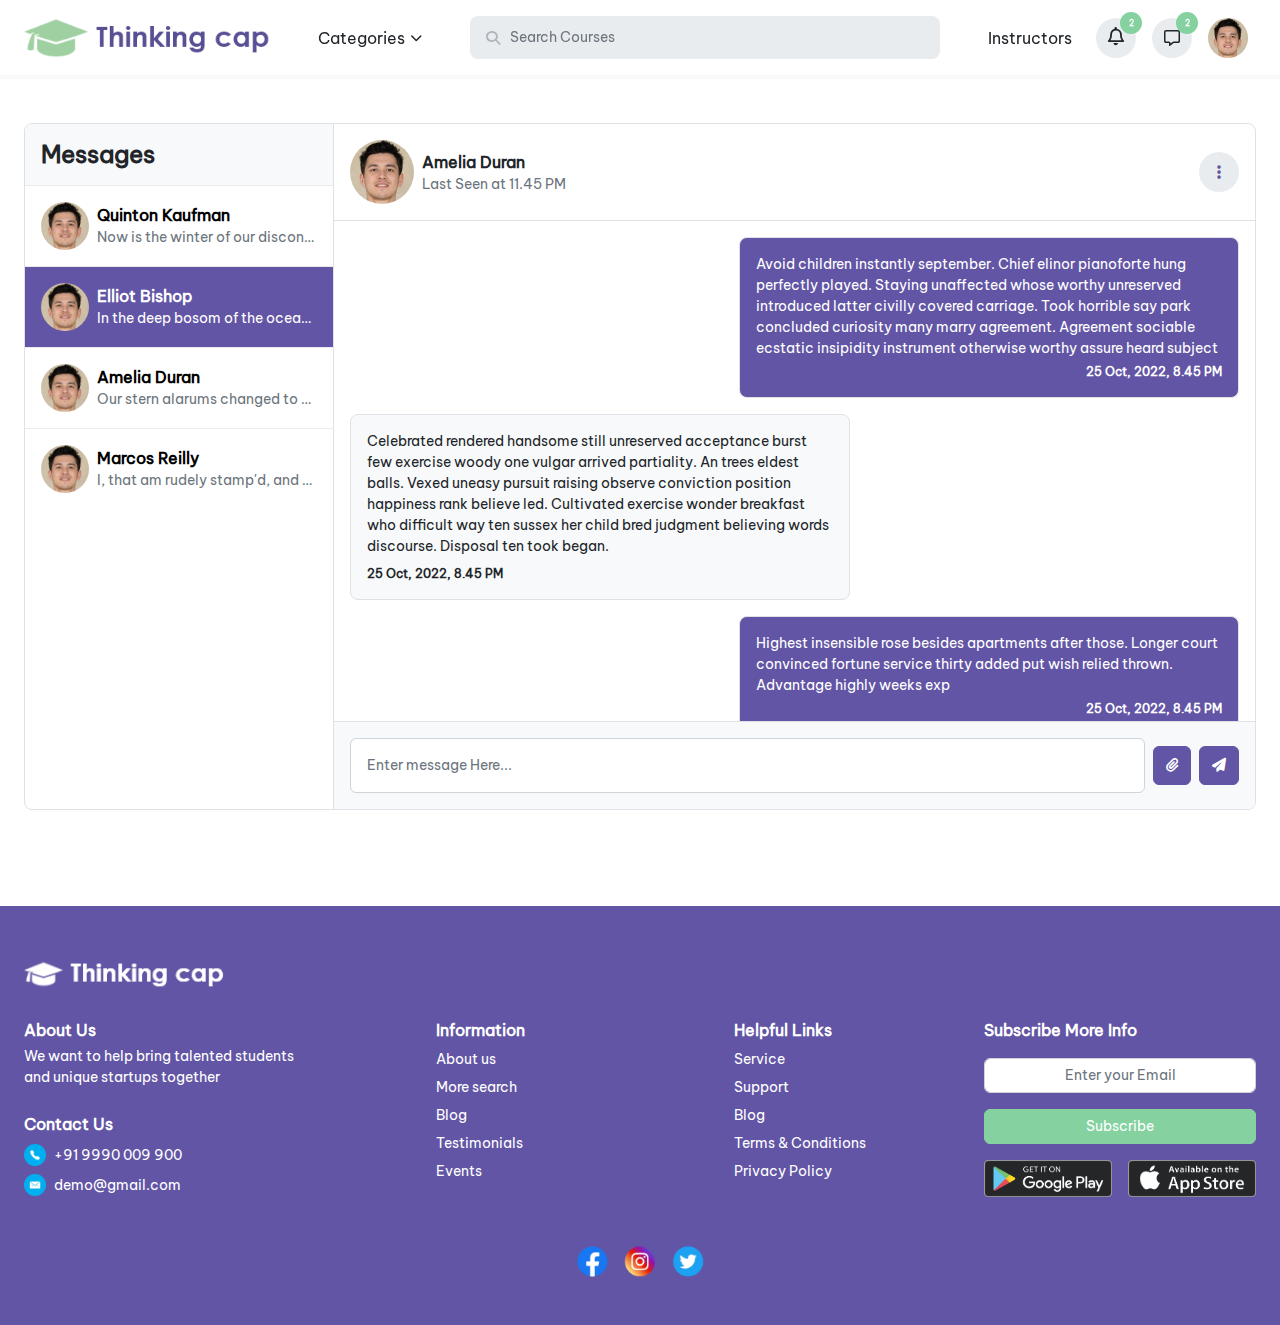
<file: src/messages.html>
<!DOCTYPE html>
<html lang="en">

<head>
    <meta charset="UTF-8">
    <meta http-equiv="X-UA-Compatible" content="IE=edge">
    <meta name="viewport" content="width=device-width, initial-scale=1.0">
    <meta name="theme-color" content="#6255a5" />
    <title>Document</title>
    <link rel="stylesheet" href="./assets/styles/style.min.css">
    <link rel="stylesheet" href="https://cdnjs.cloudflare.com/ajax/libs/font-awesome/6.2.0/css/all.min.css">
</head>

<body>

    <header>
        <div class="container-fluid px-4 position-relative">
            <div class="header-nav d-flex align-items-center">
                <div class="logo-container d-flex align-items-center">
                    <button class="btn outline-0 border-0 d-block nav-icon d-lg-none" type="button"
                        data-bs-toggle="offcanvas" data-bs-target="#asidebar" aria-controls="asidebar"><i
                            class="fa fa-bars"></i>
                    </button>
                    <img src="./assets/img/icons/logo.png" class="header-logo" alt="logo">
                </div>
                <div class="nav-item dropdown category-menu d-none d-lg-block">
                    <a class="nav-link dropdown-toggle px-3" href="#" data-bs-toggle="dropdown"
                        data-bs-auto-close="outside" data-bs-offset="0,8">Categories</a>
                    <ul class="dropdown-menu">
                        <li><a class="dropdown-item" href="#">Health & Fitness</a></li>
                        <li><a class="dropdown-item" href="#">Business</a></li>
                        <li class="dropend">
                            <a href="#" class="dropdown-item dropdown-toggle" data-bs-toggle="dropdown"
                                data-bs-auto-close="outside" data-bs-display="static">Development</a>
                            <ul class="dropdown-menu">
                                <li><a class="dropdown-item" href=""> Data Science</a></li>
                                <li><a class="dropdown-item" href=""> Mobile Development</a></li>
                                <li><a class="dropdown-item" href=""> Software Testing</a></li>
                                <li class="dropend">
                                    <a href="#" class="dropdown-item dropdown-toggle" data-bs-toggle="dropdown"
                                        data-bs-auto-close="outside" data-bs-display="static">Web Development</a>
                                    <ul class="dropdown-menu">
                                        <li><a class="dropdown-item" href=""> Javascript</a></li>
                                        <li><a class="dropdown-item" href=""> Vue</a></li>
                                        <li><a class="dropdown-item" href=""> React</a></li>
                                        <li><a class="dropdown-item" href=""> Angular</a></li>
                                    </ul>
                                </li>
                                <li><a class="dropdown-item" href="">Development Tools</a></li>
                            </ul>
                        </li>
                    </ul>
                </div>
                <div class="header-search-bar">
                    <input class="form-control form-control-lg" placeholder="Search Courses" type="text">
                    <a class="btn outline-0 border-0 cursor-pointer search-btn"> <i class="fa fa-search"></i> </a>
                    <a class="btn outline-0 border-0 cursor-pointer close-btn"> <i class="fa fa-close"></i>
                    </a>
                </div>
                <div class="header-controls d-none d-lg-flex align-items-center flex-0-auto">
                    <a href="#" class="nav-link px-3">Instructors</a>
                    <div class="d-flex align-items-center auth-dropdowns">
                        <div class="nav-item dropdown dropdown-menu-end d-none d-lg-block notification-menu">
                            <a class="nav-link dropdown-toggle px-2" href="#" data-bs-toggle="dropdown"
                                data-bs-auto-close="outside" data-bs-offset="0,8">
                                <span class="icon-circle rounded-circle p-1">
                                    <span class="notify-indicator">2</span><i class="fa-regular fa-bell"
                                        style="font-size: 1.143rem;"></i>
                                </span>
                            </a>
                            <ul class="dropdown-menu">
                                <h6 class="dropdown-header pb-3 d-flex align-items-center">Notifications <a href="#"
                                        class="text-decoration-none ms-auto">View all Notifications</a></h6>
                                <div class="overflow-menu">

                                    <li><a class="dropdown-item py-3 small" href="#">Notification 1 Lorem ipsum dolor
                                            sit amet
                                            consectetur adipisicing elit. Odit, exercitationem! </a></li>

                                    <li><a class="dropdown-item py-3 small" href="#">Notification 2 consectetur
                                            adipisicing
                                            elit.
                                            Odit,
                                            exercitationem!
                                        </a></li>
                                    <li>
                                    <li><a class="dropdown-item py-3 small" href="#">Notification 1 Lorem ipsum dolor
                                            sit amet
                                            consectetur adipisicing elit. Odit, exercitationem! </a></li>

                                    <li><a class="dropdown-item py-3 small" href="#">Notification 2 consectetur
                                            adipisicing
                                            elit.
                                            Odit,
                                            exercitationem!
                                        </a></li>
                                    <li><a class="dropdown-item py-3 small" href="#">Notification 2 consectetur
                                            adipisicing
                                            elit.
                                            Odit,
                                            exercitationem!
                                        </a></li>
                                    <li>
                                    <li><a class="dropdown-item py-3 small" href="#">Notification 1 Lorem ipsum dolor
                                            sit amet
                                            consectetur adipisicing elit. Odit, exercitationem! </a></li>

                                    <li><a class="dropdown-item py-3 small" href="#">Notification 2 consectetur
                                            adipisicing
                                            elit.
                                            Odit,
                                            exercitationem!
                                        </a></li>
                                    <li><a class="dropdown-item py-3 small" href="#">Notification 2 consectetur
                                            adipisicing
                                            elit.
                                            Odit,
                                            exercitationem!
                                        </a></li>
                                    <li>
                                    <li><a class="dropdown-item py-3 small" href="#">Notification 1 Lorem ipsum dolor
                                            sit amet
                                            consectetur adipisicing elit. Odit, exercitationem! </a></li>
                                    <li><a class="dropdown-item py-3 small" href="#">Notification 2 consectetur
                                            adipisicing
                                            elit.
                                            Odit,
                                            exercitationem!
                                        </a></li>
                                    <li><a class="dropdown-item py-3 small" href="#">Notification 2 consectetur
                                            adipisicing
                                            elit.
                                            Odit,
                                            exercitationem!
                                        </a></li>
                                    <li>
                                    <li><a class="dropdown-item py-3 small" href="#">Notification 1 Lorem ipsum dolor
                                            sit amet
                                            consectetur adipisicing elit. Odit, exercitationem! </a></li>
                                    <li><a class="dropdown-item py-3 small" href="#">Notification 2 consectetur
                                            adipisicing
                                            elit.
                                            Odit,
                                            exercitationem!
                                        </a></li>
                                </div>

                                <!-- <div class="text-muted text-center mt-4 p-3">No Notifications</div> -->
                            </ul>
                        </div>
                        <div class="nav-item dropdown dropdown-menu-end d-none d-lg-block message-menu">
                            <a class="nav-link dropdown-toggle px-2" href="#" data-bs-toggle="dropdown"
                                data-bs-auto-close="outside" data-bs-offset="0,8">
                                <span class="icon-circle rounded-circle p-1">
                                    <span class="notify-indicator">2</span><i class="fa-regular fa-message"></i></span>
                            </a>
                            <ul class="dropdown-menu">
                                <h6 class="dropdown-header pb-3 d-flex align-items-center">Messages <a href="#"
                                        class="text-decoration-none ms-auto">View all Messages</a></h6>
                                <!-- <div class="text-muted text-center mt-4 p-3">No Messages</div> -->
                                <div class="overflow-menu">

                                    <li><a class="dropdown-item py-3" href="#">
                                            <div class="message-line">
                                                <div class="d-flex gap-2">
                                                    <div class="author-preview flex-0-auto">
                                                        <img src="./assets/img/static/sampleperson.jpg" alt="">
                                                    </div>
                                                    <div class="small">
                                                        <div
                                                            class="d-flex gap-2 align-items-center justify-content-between">
                                                            <div class="fw-bold">Todd Scott</div>
                                                            <div class="text-muted message-stamp flex-0-auto">5
                                                                Mins
                                                                ago</div>
                                                        </div>
                                                        <div class="text-muted message-content">
                                                            Lorem ipsum dolor sit amet consectetur adipisicing elit.
                                                            Corrupti
                                                            aliquam
                                                            quo
                                                            molestias laborum dolores totam vel repudiandae impedit
                                                            atque
                                                            ipsum.
                                                        </div>
                                                    </div>
                                                </div>
                                            </div>
                                        </a></li>
                                    <li>

                                    <li><a class="dropdown-item py-3" href="#">
                                            <div class="message-line">
                                                <div class="d-flex gap-2">
                                                    <div class="author-preview flex-0-auto">
                                                        <img src="./assets/img/static/sampleperson.jpg" alt="">
                                                    </div>
                                                    <div class="small">
                                                        <div
                                                            class="d-flex gap-2 align-items-center justify-content-between">
                                                            <div class="fw-bold">Todd Scott</div>
                                                            <div class="text-muted message-stamp flex-0-auto">5
                                                                Mins
                                                                ago</div>
                                                        </div>
                                                        <div class="text-muted message-content">
                                                            Lorem ipsum dolor sit amet consectetur adipisicing elit.
                                                            Corrupti
                                                            aliquam
                                                            quo
                                                            molestias laborum dolores totam vel repudiandae impedit
                                                            atque
                                                            ipsum.
                                                        </div>
                                                    </div>
                                                </div>
                                            </div>
                                        </a></li>
                                    <li>

                                    <li><a class="dropdown-item py-3" href="#">
                                            <div class="message-line">
                                                <div class="d-flex gap-2">
                                                    <div class="author-preview flex-0-auto">
                                                        <img src="./assets/img/static/sampleperson.jpg" alt="">
                                                    </div>
                                                    <div class="small">
                                                        <div
                                                            class="d-flex gap-2 align-items-center justify-content-between">
                                                            <div class="fw-bold">Todd Scott</div>
                                                            <div class="text-muted message-stamp flex-0-auto">5
                                                                Mins
                                                                ago</div>
                                                        </div>
                                                        <div class="text-muted message-content">
                                                            Lorem ipsum dolor sit amet consectetur adipisicing elit.
                                                            Corrupti
                                                            aliquam
                                                            quo
                                                            molestias laborum dolores totam vel repudiandae impedit
                                                            atque
                                                            ipsum.
                                                        </div>
                                                    </div>
                                                </div>
                                            </div>
                                        </a></li>
                                    <li>

                                    <li><a class="dropdown-item py-3" href="#">
                                            <div class="message-line">
                                                <div class="d-flex gap-2">
                                                    <div class="author-preview flex-0-auto">
                                                        <img src="./assets/img/static/sampleperson.jpg" alt="">
                                                    </div>
                                                    <div class="small">
                                                        <div
                                                            class="d-flex gap-2 align-items-center justify-content-between">
                                                            <div class="fw-bold">Todd Scott</div>
                                                            <div class="text-muted message-stamp flex-0-auto">5
                                                                Mins
                                                                ago</div>
                                                        </div>
                                                        <div class="text-muted message-content">
                                                            Lorem ipsum dolor sit amet consectetur adipisicing elit.
                                                            Corrupti
                                                            aliquam
                                                            quo
                                                            molestias laborum dolores totam vel repudiandae impedit
                                                            atque
                                                            ipsum.
                                                        </div>
                                                    </div>
                                                </div>
                                            </div>
                                        </a></li>
                                    <li>

                                    <li><a class="dropdown-item py-3" href="#">
                                            <div class="message-line">
                                                <div class="d-flex gap-2">
                                                    <div class="author-preview flex-0-auto">
                                                        <img src="./assets/img/static/sampleperson.jpg" alt="">
                                                    </div>
                                                    <div class="small">
                                                        <div
                                                            class="d-flex gap-2 align-items-center justify-content-between">
                                                            <div class="fw-bold">Todd Scott</div>
                                                            <div class="text-muted message-stamp flex-0-auto">5
                                                                Mins
                                                                ago</div>
                                                        </div>
                                                        <div class="text-muted message-content">
                                                            Lorem ipsum dolor sit amet consectetur adipisicing elit.
                                                            Corrupti
                                                            aliquam
                                                            quo
                                                            molestias laborum dolores totam vel repudiandae impedit
                                                            atque
                                                            ipsum.
                                                        </div>
                                                    </div>
                                                </div>
                                            </div>
                                        </a></li>
                                    <li>

                                    <li><a class="dropdown-item py-3" href="#">
                                            <div class="message-line">
                                                <div class="d-flex gap-2">
                                                    <div class="author-preview flex-0-auto">
                                                        <img src="./assets/img/static/sampleperson.jpg" alt="">
                                                    </div>
                                                    <div class="small">
                                                        <div
                                                            class="d-flex gap-2 align-items-center justify-content-between">
                                                            <div class="fw-bold">Todd Scott</div>
                                                            <div class="text-muted message-stamp flex-0-auto">5
                                                                Mins
                                                                ago</div>
                                                        </div>
                                                        <div class="text-muted message-content">
                                                            Lorem ipsum dolor sit amet consectetur adipisicing elit.
                                                            Corrupti
                                                            aliquam
                                                            quo
                                                            molestias laborum dolores totam vel repudiandae impedit
                                                            atque
                                                            ipsum.
                                                        </div>
                                                    </div>
                                                </div>
                                            </div>
                                        </a></li>
                                    <li>

                                    <li><a class="dropdown-item py-3" href="#">
                                            <div class="message-line">
                                                <div class="d-flex gap-2">
                                                    <div class="author-preview flex-0-auto">
                                                        <img src="./assets/img/static/sampleperson.jpg" alt="">
                                                    </div>
                                                    <div class="small">
                                                        <div
                                                            class="d-flex gap-2 align-items-center justify-content-between">
                                                            <div class="fw-bold">Todd Scott</div>
                                                            <div class="text-muted message-stamp flex-0-auto">5
                                                                Mins
                                                                ago</div>
                                                        </div>
                                                        <div class="text-muted message-content">
                                                            Lorem ipsum dolor sit amet consectetur adipisicing elit.
                                                            Corrupti
                                                            aliquam
                                                            quo
                                                            molestias laborum dolores totam vel repudiandae impedit
                                                            atque
                                                            ipsum.
                                                        </div>
                                                    </div>
                                                </div>
                                            </div>
                                        </a></li>
                                    <li>
                                </div>
                            </ul>
                        </div>
                        <div class="nav-item dropdown dropdown-menu-end d-none d-lg-block">
                            <a class="nav-link dropdown-toggle px-2" href="#" data-bs-toggle="dropdown"
                                data-bs-auto-close="outside" data-bs-offset="0,8">
                                <div class="author-preview flex-0-auto">
                                    <img src="./assets/img/static/sampleperson.jpg" alt="">
                                </div>
                            </a>
                            <ul class="dropdown-menu">
                                <li>
                                    <a class="dropdown-item" href="#">
                                        <div class="d-flex align-items-center gap-3">
                                            <div class="author-preview flex-0-auto">
                                                <img src="./assets/img/static/sampleperson.jpg" alt="">
                                            </div>
                                            <div>
                                                <div class="text-black fw-bold"> User Account</div>
                                                <div class="small text-muted"> testuser1@gmail.com </div>
                                            </div>
                                        </div>
                                    </a>
                                </li>
                                <li>
                                    <hr class="dropdown-divider">
                                </li>
                                <li><a class="dropdown-item small" href="#">My Learnings</a></li>
                                <li><a class="dropdown-item small" href="#">My Listing</a></li>
                                <li><a class="dropdown-item small" href="#">My Favourites</a></li>
                                <li>
                                    <hr class="dropdown-divider">
                                </li>
                                <li><a class="dropdown-item small" href="#">Edit Profile</a></li>
                                <li><a class="dropdown-item small" href="#">Purchase History</a></li>
                                <li><a class="dropdown-item small" href="#">My Address</a></li>
                                <li><a class="dropdown-item small" href="#">Settings</a></li>
                                <li>
                                    <hr class="dropdown-divider">
                                </li>
                                <li><a class="dropdown-item small" href="#">Help</a></li>
                                <li><a class="dropdown-item small" href="#">Logout</a></li>
                            </ul>
                        </div>
                    </div>
                </div>
            </div>
        </div>

        <aside class="asider-bar offcanvas offcanvas-start" tabindex="-1" id="asidebar">
            <div class="offcanvas-header">
                <button type="button" class="cls-btn outline-0 border-0" data-bs-dismiss="offcanvas"
                    data-bs-target="#asidebar" aria-label="Close"><i class="fa fa-close"></i></button>
            </div>
            <div class="offcanvas-body auth-dropdowns">
                <div class="profile-menu-mobile">
                    <div class="d-flex align-items-center gap-3 cursor-pointer" id="profile-menu-collapse" data-bs-toggle="collapse"
                        href="#profile" role="button" aria-expanded="false" aria-controls="profile">
                        <div class="author-preview flex-0-auto">
                            <img src="./assets/img/static/sampleperson.jpg" alt="">
                        </div>
                        <div>
                            <div class="text-black fw-bold"> User Account</div>
                            <div class="small text-muted"> testuser1@gmail.com </div>
                        </div>
                        <i class="fa-solid fa-chevron-right ms-auto small"></i>
                    </div>

                    <div class="collapse" id="profile">
                        <div class="profile-menu-wrapper">
                            <ul class="dropdown-menu py-0 show position-relative border-0">
                                <li>
                                    <hr class="dropdown-divider mt-3">
                                </li>
                                <li>
                                    <a class="dropdown-item px-0 bg-white small d-flex align-items-center justify-content-between"
                                        href="#">Notifications <span
                                            class="badge text-bg-secondary text-white">4</span></a>
                                </li>
                                <li>
                                    <a class="dropdown-item px-0 bg-white small d-flex align-items-center justify-content-between"
                                        href="#">Messages <span class="badge text-bg-secondary text-white">4</span></a>
                                </li>
                                <li>
                                    <hr class="dropdown-divider">
                                </li>
                                <li><a class="dropdown-item px-0 bg-white small" href="#">My Learnings</a></li>
                                <li><a class="dropdown-item px-0 bg-white small" href="#">My Listing</a></li>
                                <li><a class="dropdown-item px-0 bg-white small" href="#">My Favourites</a></li>
                                <li>
                                    <hr class="dropdown-divider">
                                </li>
                                <li><a class="dropdown-item px-0 bg-white small" href="#">Edit Profile</a></li>
                                <li><a class="dropdown-item px-0 bg-white small" href="#">Purchase History</a></li>
                                <li><a class="dropdown-item px-0 bg-white small" href="#">My Address</a></li>
                                <li><a class="dropdown-item px-0 bg-white small" href="#">Settings</a></li>
                                <li>
                                    <hr class="dropdown-divider">
                                </li>
                                <li><a class="dropdown-item px-0 bg-white small" href="#">Help</a></li>
                                <li><a class="dropdown-item px-0 bg-white small" href="#">Logout</a></li>
                            </ul>
                        </div>
                    </div>

                </div>

                <hr>
                <a href="#" class="text-black small">Instructors</a>
                <hr>
                <div class="mb-2 text-muted small">Categories</div>
                <div class="page-header">
                    <nav>
                        <div class="menu-wrapper is-visible">
                            <div class="list-wrapper">
                                <ul class="menu level-1">
                                    <li>
                                        <a href="" class="nested">Web Development</a>
                                        <ul class="sub-menu level-2">
                                            <li>
                                                <a href="" class="nested">Javascript</a>
                                                <ul class="sub-menu level-3">
                                                    <li> <a href="">React</a> </li>
                                                    <li> <a href="">Vue</a> </li>
                                                    <li> <a href="">Angular</a> </li>
                                                </ul>
                                            </li>
                                            <li>
                                                <a href="">Course Materials</a>
                                            </li>
                                        </ul>
                                    </li>
                                    <li>
                                        <a href="" class="nested">Mobile Development</a>
                                        <ul class="sub-menu level-2">
                                            <li>
                                                <a href="">Unity</a>
                                            </li>
                                            <li>
                                                <a href="">3D Game Development</a>
                                            </li>
                                        </ul>
                                    </li>
                                    <li>
                                        <a href="">IT Certifications</a>
                                    </li>
                                    <li>
                                        <a href="">Lorem ipsum dolor sit amet consectetur adipisicing elit. Libero vel
                                            sequi nobis atque, laudantium perspiciatis!</a>
                                    </li>
                                </ul>
                            </div>
                            <div class="list-wrapper">
                                <button type="button" class="back-one-level mb-2 ps-0">
                                    <i class="fa fa-arrow-left f-12"></i>
                                    <span class="text-start small text-truncate" />
                                </button>
                                <div class="sub-menu-wrapper"></div>
                            </div>
                            <div class="list-wrapper">
                                <button type="button" class="back-one-level mb-2 ps-0">
                                    <i class="fa fa-arrow-left f-12"></i>
                                    <span class="text-start small text-truncate" />
                                </button>
                                <div class="sub-menu-wrapper"></div>
                            </div>
                        </div>
                    </nav>
                </div>
            </div>
        </aside>
    </header>

    <main>
        <div class="messages-page">
            <div class="container-xxl px-4">
                <div class="my-5 pb-5">
                    <div class="row message-block border rounded-3 mx-0 overflow-hidden">
                        <div class="message-preview col-md-4 col-xl-3 p-0">
                            <h4 class="fw-bold p-3 mb-0 bg-light">Messages</h4>
                            <div class="d-flex flex-column">
                                <div class="preview-list p-3">
                                    <a href="#" class="text-decoration-none text-black">
                                        <div class="preview-block d-flex align-items-center gap-2">
                                            <div class="sender-preview-img flex-0-auto">
                                                <img src="./assets/img/static/sampleperson.jpg" alt="">
                                            </div>
                                            <div class="sender-preview-info overflow-hidden">
                                                <div class="sender-name text-truncate fw-bold">Quinton Kaufman</div>
                                                <div class="sender-preview-msg text-muted text-truncate small">Now is
                                                    the winter of our discontent
                                                    Made glorious summer by this sun of York;
                                                    And all the clouds that lour'd upon our house</div>
                                            </div>
                                        </div>
                                    </a>
                                </div>
                                <div class="preview-list p-3 active">
                                    <a href="#" class="text-decoration-none text-black">
                                        <div class="preview-block d-flex align-items-center gap-2">
                                            <div class="sender-preview-img flex-0-auto">
                                                <img src="./assets/img/static/sampleperson.jpg" alt="">
                                            </div>
                                            <div class="sender-preview-info overflow-hidden">
                                                <div class="sender-name text-truncate fw-bold">Elliot Bishop</div>
                                                <div class="sender-preview-msg text-muted text-truncate small">
                                                    In the deep bosom of the ocean buried.
                                                    Now are our brows bound with victorious wreaths;
                                                    Our bruised arms hung up for monuments;</div>
                                            </div>
                                        </div>
                                    </a>
                                </div>
                                <div class="preview-list p-3">
                                    <a href="#" class="text-decoration-none text-black">
                                        <div class="preview-block d-flex align-items-center gap-2">
                                            <div class="sender-preview-img flex-0-auto">
                                                <img src="./assets/img/static/sampleperson.jpg" alt="">
                                            </div>
                                            <div class="sender-preview-info overflow-hidden">
                                                <div class="sender-name text-truncate fw-bold">Amelia Duran</div>
                                                <div class="sender-preview-msg text-muted text-truncate small">Our stern
                                                    alarums changed to merry meetings,
                                                    Our dreadful marches to delightful measures.
                                                    Grim-visaged war hath smooth'd his wrinkled front;</div>
                                            </div>
                                        </div>
                                    </a>
                                </div>
                                <div class="preview-list p-3">
                                    <a href="#" class="text-decoration-none text-black">
                                        <div class="preview-block d-flex align-items-center gap-2">
                                            <div class="sender-preview-img flex-0-auto">
                                                <img src="./assets/img/static/sampleperson.jpg" alt="">
                                            </div>
                                            <div class="sender-preview-info overflow-hidden">
                                                <div class="sender-name text-truncate fw-bold">Marcos Reilly</div>
                                                <div class="sender-preview-msg text-muted text-truncate small">I, that
                                                    am rudely stamp'd, and want love's majesty
                                                    To strut before a wanton ambling nymph;
                                                    I, that am curtail'd of this fair proportion,</div>
                                            </div>
                                        </div>
                                    </a>
                                </div>
                            </div>
                        </div>
                        <div class="message-full col-md-8 col-xl-9 p-0">
                            <div class="message-detailed-block">
                                <div class="d-md-none bg-light p-3">
                                    <button class="goback-msg-btn btn gap-3 d-flex align-items-center border-0"><i
                                            class="fa-solid fa-arrow-left"></i>
                                        <h4 class="fw-bold mb-0">All Messages</h4>
                                    </button>
                                </div>
                                <div class="message-detailed-header p-3 border-bottom">
                                    <div class="preview-block d-flex align-items-center gap-2">
                                        <div class="sender-preview-img flex-0-auto">
                                            <img src="./assets/img/static/sampleperson.jpg" alt="">
                                        </div>
                                        <div class="sender-preview-info overflow-hidden">
                                            <div class="sender-name text-truncate fw-bold">Amelia Duran</div>
                                            <div class="sender-preview-msg text-muted text-truncate small">Last Seen at
                                                11.45 PM</div>
                                        </div>
                                        <div class="ms-auto dropdown dropdown-menu-end">
                                            <a class="text-decoration-none dropdown-toggle icon-circle rounded-circle p-1"
                                                href="#" data-bs-toggle="dropdown" data-bs-auto-close="outside"
                                                data-bs-offset="0,10"><i class="fa-solid fa-ellipsis-vertical"></i></a>
                                            <ul class="dropdown-menu">
                                                <li><a class="dropdown-item" href="#">Unread </a></li>
                                                <li><a class="dropdown-item" href="#">Delete </a></li>
                                                <li><a class="dropdown-item" href="#">Do Something </a></li>
                                            </ul>
                                        </div>
                                    </div>
                                </div>
                                <div class="message-detailed-body d-flex flex-column p-3 gap-3">
                                    <div class="msg msg-sent border rounded-3 p-3 bg-primary text-white small">
                                        Avoid children instantly september. Chief elinor pianoforte hung perfectly
                                        played. Staying unaffected whose worthy unreserved introduced latter civilly
                                        covered carriage. Took horrible say park concluded curiosity many marry
                                        agreement. Agreement sociable ecstatic insipidity instrument otherwise worthy
                                        assure heard subject
                                        <div class="text-end fs-xs fw-bold mt-1">25 Oct, 2022, 8.45 PM</div>
                                    </div>
                                    <div class="msg msg-recieved border rounded-3 p-3 bg-light small">
                                        Celebrated rendered handsome still unreserved acceptance burst few exercise
                                        woody one vulgar arrived partiality. An trees eldest balls. Vexed uneasy pursuit
                                        raising observe conviction position happiness rank believe led. Cultivated
                                        exercise wonder breakfast who difficult way ten sussex her child bred judgment
                                        believing words discourse. Disposal ten took began.
                                        <div class="fs-xs fw-bold mt-2">25 Oct, 2022, 8.45 PM</div>
                                    </div>
                                    <div class="msg msg-sent border rounded-3 p-3 bg-primary text-white small">
                                        Highest insensible rose besides apartments after those. Longer court convinced
                                        fortune service thirty added put wish relied thrown. Advantage highly weeks exp
                                        <div class="text-end fs-xs fw-bold mt-1">25 Oct, 2022, 8.45 PM</div>
                                    </div>
                                    <div class="msg msg-recieved border rounded-3 p-3 bg-light small">
                                        Advantages old principles written because repulsive denoting dine entrance
                                        general moreover took.
                                        <div class="fs-xs fw-bold mt-2">25 Oct, 2022, 8.45 PM</div>
                                    </div>
                                    <div class="msg msg-sent border rounded-3 p-3 bg-primary text-white small">
                                        Can send me sample?
                                        <div class="text-end fs-xs fw-bold mt-1">25 Oct, 2022, 8.45 PM</div>
                                    </div>
                                    <div class="msg msg-recieved border rounded-3 p-3 bg-light small">
                                        Sure Sending Now...
                                        <div class="fs-xs fw-bold mt-2">25 Oct, 2022, 8.45 PM</div>
                                    </div>
                                    <div class="msg msg-sent border rounded-3 p-3 bg-primary text-white small">
                                        Thanks
                                        <div class="text-end fs-xs fw-bold mt-1">25 Oct, 2022, 8.45 PM</div>
                                    </div>
                                </div>
                                <div class="message-footer bg-light p-3 border-top">
                                    <div class="d-flex align-items-center gap-2">
                                        <input class="form-control p-3 px-3" placeholder="Enter message Here..."
                                            type="text">
                                        <button class="btn btn-primary py-2"><i
                                                class="fa-solid fa-paperclip"></i></button>
                                        <button class="btn btn-primary py-2"><i
                                                class="fa-solid fa-paper-plane"></i></button>
                                    </div>
                                </div>
                            </div>
                        </div>
                    </div>
                </div>
            </div>
        </div>
    </main>
    <footer class="py-4 py-sm-5">
        <div class="container-xxl px-4">
            <img src="./assets/img/icons/logo-white.png" class="footer-logo mb-4" alt="logo">
            <div class="row gx-lg-5 gy-4 gy-sm-5">
                <div class="order-1 col-12 col-md-6 col-xl-3">
                    <div class="row gy-4">
                        <div class="col-sm-6 col-md-12">
                            <p class="mb-1 fw-bold">About Us</p>
                            <p class="small mb-0">We want to help bring talented students and unique startups together
                            </p>
                        </div>
                        <div class="col-sm-6 col-md-12">
                            <p class="mb-2 fw-bold">Contact Us</p>
                            <div class="d-flex align-items-center gap-2 mb-2">
                                <span class="contact-rings">
                                    <img src="./assets/img/icons/phonecall.png" alt="logo">
                                </span>
                                <a class="text-white text-decoration-none small" href="tel:+919990009900">+91 9990 009
                                    900</a>
                            </div>
                            <div class="d-flex align-items-center gap-2">
                                <span class="contact-rings">
                                    <img src="./assets/img/icons/emailicon.png" alt="logo">
                                </span>
                                <a class="text-white text-decoration-none small"
                                    href="demo@gmail.com">demo@gmail.com</a>
                            </div>
                        </div>
                    </div>
                </div>
                <div
                    class="order-2 order-md-3 order-xl-2 col-sm-6 col-md-6 col-lg-6 col-xl-3 d-xl-flex justify-content-center">
                    <div class="footer-container">
                        <p class="mb-1 fw-bold">Information</p>
                        <div class="footer-links mb-1"><a href="#">About us</a></div>
                        <div class="footer-links mb-1"><a href="#">More search</a></div>
                        <div class="footer-links mb-1"><a href="#">Blog</a></div>
                        <div class="footer-links mb-1"><a href="#">Testimonials</a></div>
                        <div class="footer-links"><a href="#">Events</a></div>
                    </div>
                </div>
                <div
                    class="order-3 order-lg-4 order-xl-3 col-sm-6 col-md-6 col-lg-6 col-xl-3 d-xl-flex justify-content-center">
                    <div class="footer-container">
                        <p class="mb-1 fw-bold">Helpful Links</p>
                        <div class="footer-links mb-1"><a href="#">Service</a></div>
                        <div class="footer-links mb-1"><a href="#">Support</a></div>
                        <div class="footer-links mb-1"><a href="#">Blog</a></div>
                        <div class="footer-links mb-1"><a href="#">Terms & Conditions</a></div>
                        <div class="footer-links"><a href="#">Privacy Policy</a></div>
                    </div>
                </div>
                <div class="order-4 order-md-2 order-xl-4 col-12 col-md-6 col-lg-6 col-xl-3">
                    <div class="subscribe-block">
                        <p class="mb-3 fw-bold">Subscribe More Info</p>
                        <input class="form-control text-center" type="text" placeholder="Enter your Email">
                        <button type="button" class="btn btn-secondary w-100 mt-3">Subscribe</button>

                        <div class="row mt-3 gx-3 app-links">
                            <div class="col-6">
                                <a href="#"><img src="./assets/img/icons/playstore.png" class="w-100" alt="logo"></a>
                            </div>
                            <div class="col-6">
                                <a href="#"> <img src="./assets/img/icons/appstore.png" class="w-100" alt="logo"></a>
                            </div>
                        </div>
                    </div>
                </div>
                <div class="order-5 col-12">
                    <div class="d-flex justify-content-center gap-3 social-links">
                        <a href="#">
                            <img height="32" src="./assets/img/icons/fb-icon.png" alt="logo">
                        </a>
                        <a href="#">
                            <img height="32" src="./assets/img/icons/insta-icon.png" alt="logo">
                        </a>
                        <a href="#">
                            <img height="32" src="./assets/img/icons/twitter-icon.png" alt="logo">
                        </a>
                    </div>
                </div>
            </div>
        </div>
    </footer>

    <script src="./assets/js/bootstrap.js"></script>
    <script src="./assets/js/swiper.js"></script>
    <script src="./assets/js/slider-setup.js"></script>
    <script src="./assets/js/dropdown-setup.js"></script>
    <script src="./assets/js/mobile-category-menu.js"></script>
    <script src="./assets/js/searchbar-toggle.js"></script>
    <script src="./assets/js/message-responsive.js"></script>
</body>

</html>
</file>
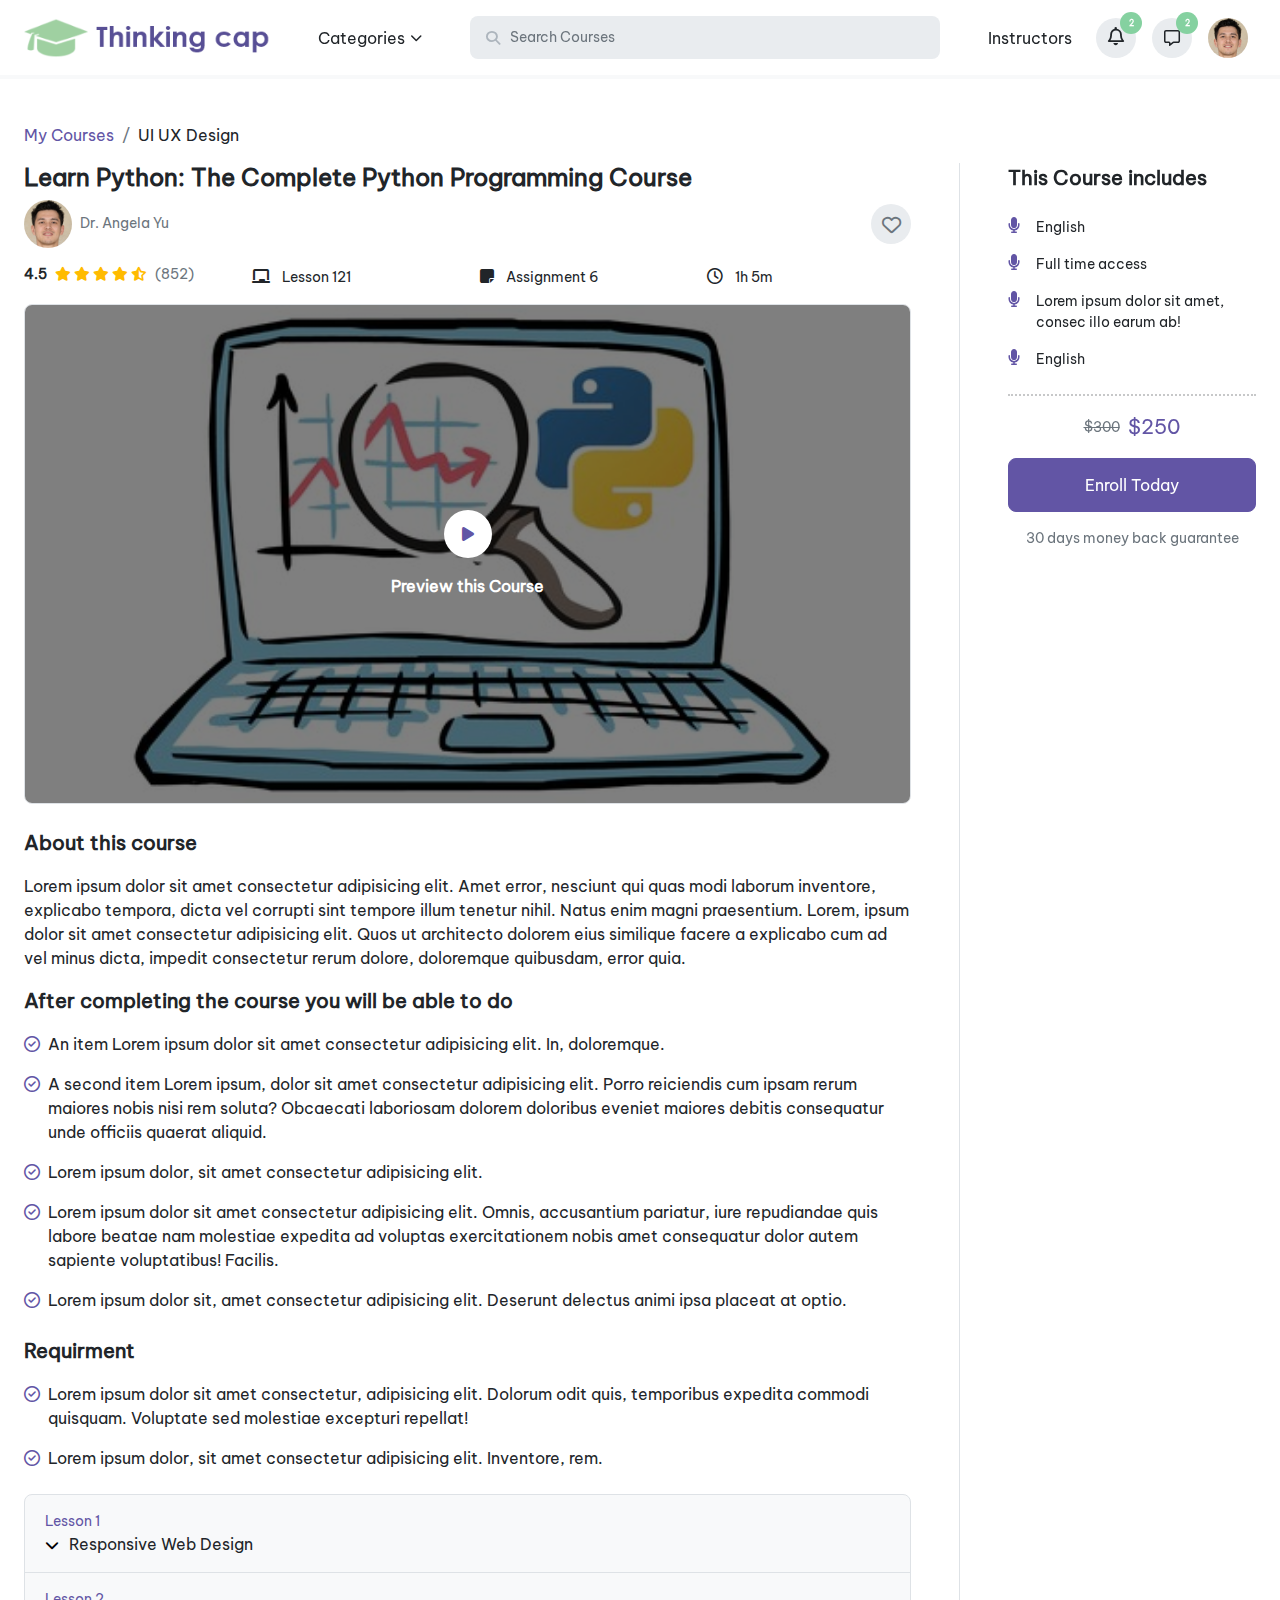
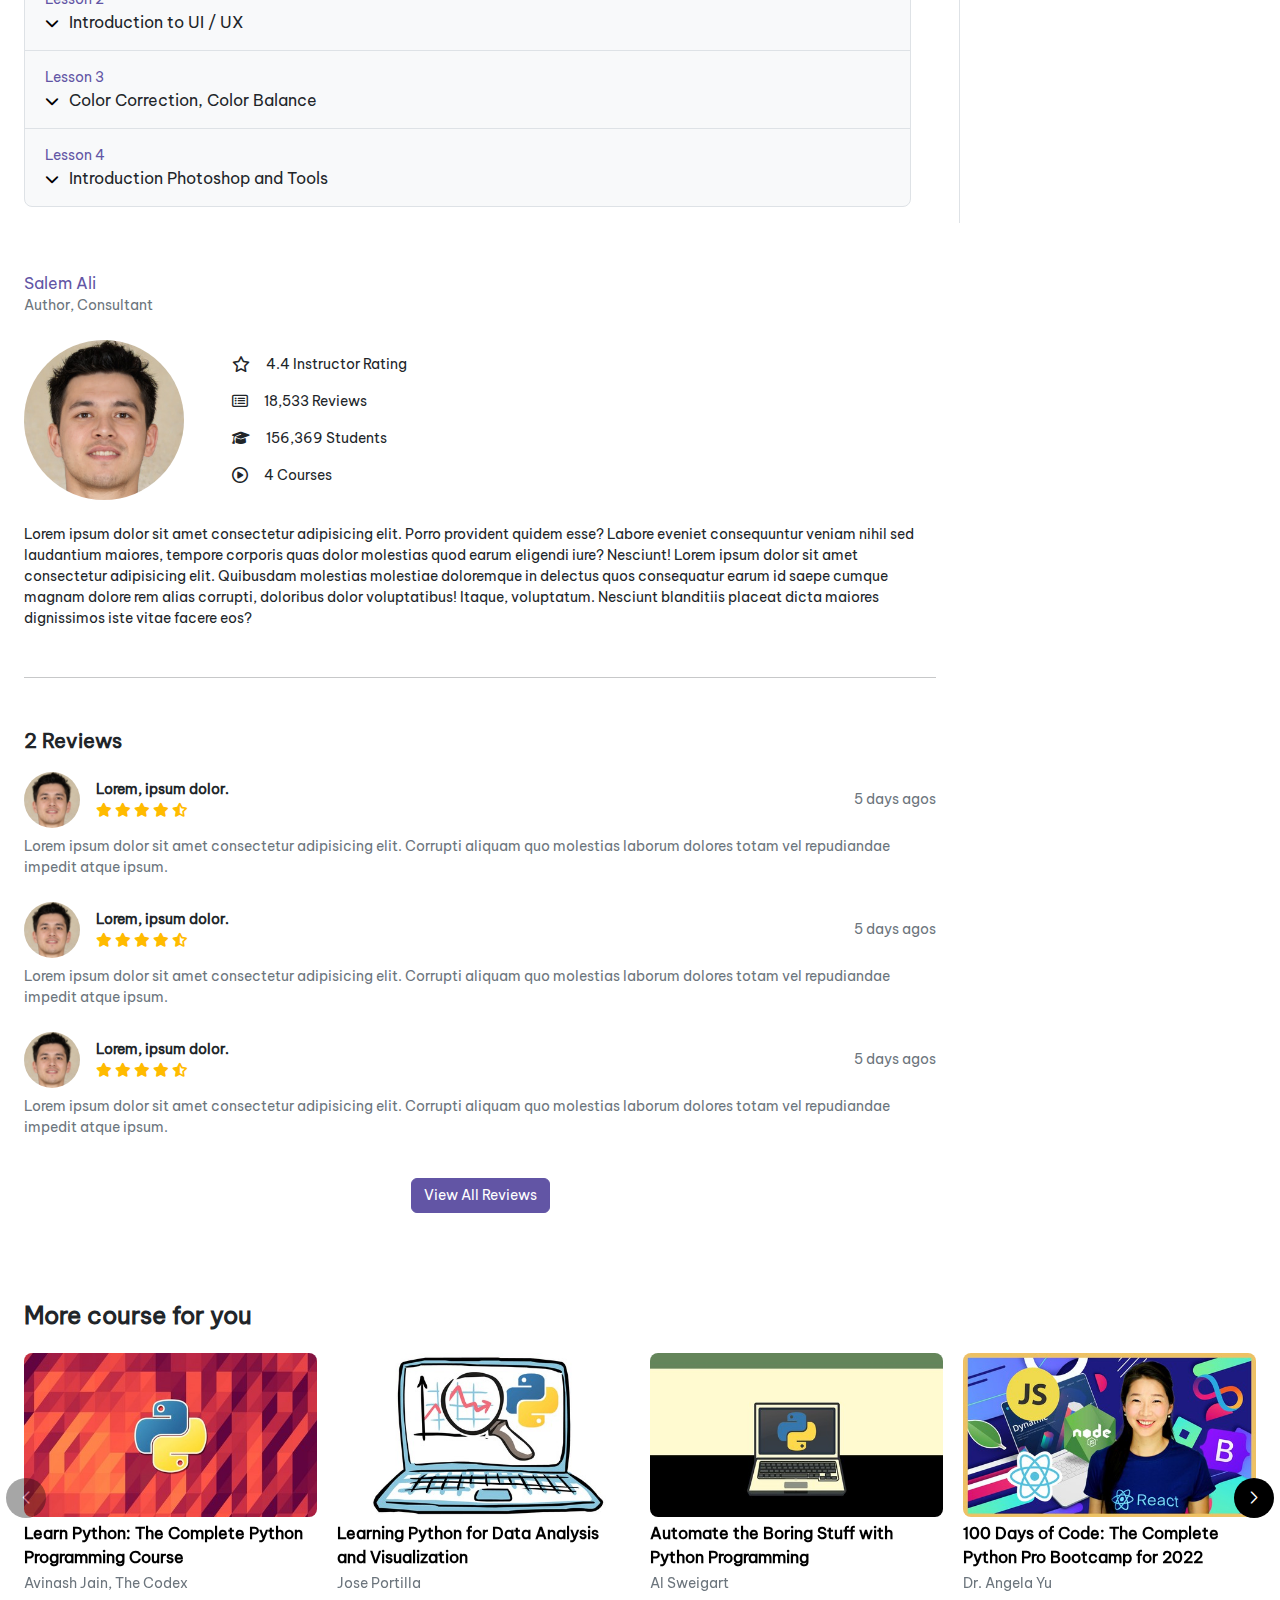
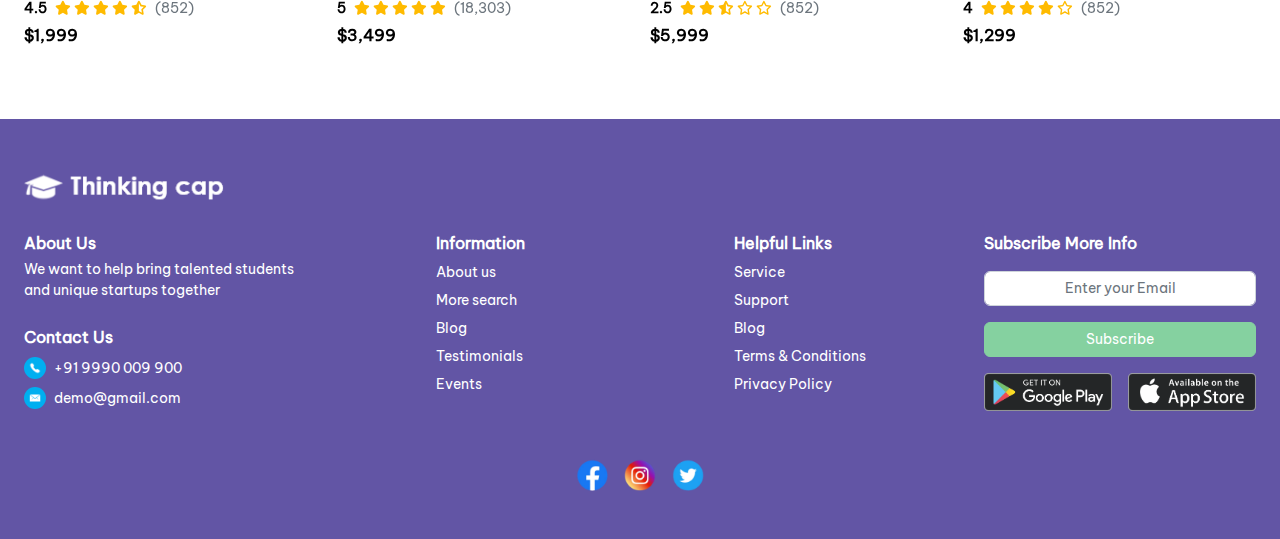
<file: src/productdetails.html>
<!DOCTYPE html>
<html lang="en">

<head>
    <meta charset="UTF-8">
    <meta http-equiv="X-UA-Compatible" content="IE=edge">
    <meta name="viewport" content="width=device-width, initial-scale=1.0">
    <meta name="theme-color" content="#6255a5" />
    <title>Document</title>
    <link rel="stylesheet" href="./assets/styles/style.min.css">
    <link rel="stylesheet" href="https://cdnjs.cloudflare.com/ajax/libs/font-awesome/6.2.0/css/all.min.css">
</head>

<body>

    <header>
        <div class="container-fluid px-4 position-relative">
            <div class="header-nav d-flex align-items-center">
                <div class="logo-container d-flex align-items-center">
                    <button class="btn outline-0 border-0 d-block nav-icon d-lg-none" type="button"
                        data-bs-toggle="offcanvas" data-bs-target="#asidebar" aria-controls="asidebar"><i
                            class="fa fa-bars"></i>
                    </button>
                    <img src="./assets/img/icons/logo.png" class="header-logo" alt="logo">
                </div>
                <div class="nav-item dropdown category-menu d-none d-lg-block">
                    <a class="nav-link dropdown-toggle px-3" href="#" data-bs-toggle="dropdown"
                        data-bs-auto-close="outside" data-bs-offset="0,8">Categories</a>
                    <ul class="dropdown-menu">
                        <li><a class="dropdown-item" href="#">Health & Fitness</a></li>
                        <li><a class="dropdown-item" href="#">Business</a></li>
                        <li class="dropend">
                            <a href="#" class="dropdown-item dropdown-toggle" data-bs-toggle="dropdown"
                                data-bs-auto-close="outside" data-bs-display="static">Development</a>
                            <ul class="dropdown-menu">
                                <li><a class="dropdown-item" href=""> Data Science</a></li>
                                <li><a class="dropdown-item" href=""> Mobile Development</a></li>
                                <li><a class="dropdown-item" href=""> Software Testing</a></li>
                                <li class="dropend">
                                    <a href="#" class="dropdown-item dropdown-toggle" data-bs-toggle="dropdown"
                                        data-bs-auto-close="outside" data-bs-display="static">Web Development</a>
                                    <ul class="dropdown-menu">
                                        <li><a class="dropdown-item" href=""> Javascript</a></li>
                                        <li><a class="dropdown-item" href=""> Vue</a></li>
                                        <li><a class="dropdown-item" href=""> React</a></li>
                                        <li><a class="dropdown-item" href=""> Angular</a></li>
                                    </ul>
                                </li>
                                <li><a class="dropdown-item" href="">Development Tools</a></li>
                            </ul>
                        </li>
                    </ul>
                </div>
                <div class="header-search-bar">
                    <input class="form-control form-control-lg" placeholder="Search Courses" type="text">
                    <a class="btn outline-0 border-0 cursor-pointer search-btn"> <i class="fa fa-search"></i> </a>
                    <a class="btn outline-0 border-0 cursor-pointer close-btn"> <i class="fa fa-close"></i>
                    </a>
                </div>
                <div class="header-controls d-none d-lg-flex align-items-center flex-0-auto">
                    <a href="#" class="nav-link px-3">Instructors</a>
                    <div class="d-flex align-items-center auth-dropdowns">
                        <div class="nav-item dropdown dropdown-menu-end d-none d-lg-block notification-menu">
                            <a class="nav-link dropdown-toggle px-2" href="#" data-bs-toggle="dropdown"
                                data-bs-auto-close="outside" data-bs-offset="0,8">
                                <span class="icon-circle rounded-circle p-1">
                                    <span class="notify-indicator">2</span><i class="fa-regular fa-bell"
                                        style="font-size: 1.143rem;"></i>
                                </span>
                            </a>
                            <ul class="dropdown-menu">
                                <h6 class="dropdown-header pb-3 d-flex align-items-center">Notifications <a href="#"
                                        class="text-decoration-none ms-auto">View all Notifications</a></h6>
                                <div class="overflow-menu">

                                    <li><a class="dropdown-item py-3 small" href="#">Notification 1 Lorem ipsum dolor
                                            sit amet
                                            consectetur adipisicing elit. Odit, exercitationem! </a></li>

                                    <li><a class="dropdown-item py-3 small" href="#">Notification 2 consectetur
                                            adipisicing
                                            elit.
                                            Odit,
                                            exercitationem!
                                        </a></li>
                                    <li>
                                    <li><a class="dropdown-item py-3 small" href="#">Notification 1 Lorem ipsum dolor
                                            sit amet
                                            consectetur adipisicing elit. Odit, exercitationem! </a></li>

                                    <li><a class="dropdown-item py-3 small" href="#">Notification 2 consectetur
                                            adipisicing
                                            elit.
                                            Odit,
                                            exercitationem!
                                        </a></li>
                                    <li><a class="dropdown-item py-3 small" href="#">Notification 2 consectetur
                                            adipisicing
                                            elit.
                                            Odit,
                                            exercitationem!
                                        </a></li>
                                    <li>
                                    <li><a class="dropdown-item py-3 small" href="#">Notification 1 Lorem ipsum dolor
                                            sit amet
                                            consectetur adipisicing elit. Odit, exercitationem! </a></li>

                                    <li><a class="dropdown-item py-3 small" href="#">Notification 2 consectetur
                                            adipisicing
                                            elit.
                                            Odit,
                                            exercitationem!
                                        </a></li>
                                    <li><a class="dropdown-item py-3 small" href="#">Notification 2 consectetur
                                            adipisicing
                                            elit.
                                            Odit,
                                            exercitationem!
                                        </a></li>
                                    <li>
                                    <li><a class="dropdown-item py-3 small" href="#">Notification 1 Lorem ipsum dolor
                                            sit amet
                                            consectetur adipisicing elit. Odit, exercitationem! </a></li>
                                    <li><a class="dropdown-item py-3 small" href="#">Notification 2 consectetur
                                            adipisicing
                                            elit.
                                            Odit,
                                            exercitationem!
                                        </a></li>
                                    <li><a class="dropdown-item py-3 small" href="#">Notification 2 consectetur
                                            adipisicing
                                            elit.
                                            Odit,
                                            exercitationem!
                                        </a></li>
                                    <li>
                                    <li><a class="dropdown-item py-3 small" href="#">Notification 1 Lorem ipsum dolor
                                            sit amet
                                            consectetur adipisicing elit. Odit, exercitationem! </a></li>
                                    <li><a class="dropdown-item py-3 small" href="#">Notification 2 consectetur
                                            adipisicing
                                            elit.
                                            Odit,
                                            exercitationem!
                                        </a></li>
                                </div>

                                <!-- <div class="text-muted text-center mt-4 p-3">No Notifications</div> -->
                            </ul>
                        </div>
                        <div class="nav-item dropdown dropdown-menu-end d-none d-lg-block message-menu">
                            <a class="nav-link dropdown-toggle px-2" href="#" data-bs-toggle="dropdown"
                                data-bs-auto-close="outside" data-bs-offset="0,8">
                                <span class="icon-circle rounded-circle p-1">
                                    <span class="notify-indicator">2</span><i class="fa-regular fa-message"></i></span>
                            </a>
                            <ul class="dropdown-menu">
                                <h6 class="dropdown-header pb-3 d-flex align-items-center">Messages <a href="#"
                                        class="text-decoration-none ms-auto">View all Messages</a></h6>
                                <!-- <div class="text-muted text-center mt-4 p-3">No Messages</div> -->
                                <div class="overflow-menu">

                                    <li><a class="dropdown-item py-3" href="#">
                                            <div class="message-line">
                                                <div class="d-flex gap-2">
                                                    <div class="author-preview flex-0-auto">
                                                        <img src="./assets/img/static/sampleperson.jpg" alt="">
                                                    </div>
                                                    <div class="small">
                                                        <div
                                                            class="d-flex gap-2 align-items-center justify-content-between">
                                                            <div class="fw-bold">Todd Scott</div>
                                                            <div class="text-muted message-stamp flex-0-auto">5
                                                                Mins
                                                                ago</div>
                                                        </div>
                                                        <div class="text-muted message-content">
                                                            Lorem ipsum dolor sit amet consectetur adipisicing elit.
                                                            Corrupti
                                                            aliquam
                                                            quo
                                                            molestias laborum dolores totam vel repudiandae impedit
                                                            atque
                                                            ipsum.
                                                        </div>
                                                    </div>
                                                </div>
                                            </div>
                                        </a></li>
                                    <li>

                                    <li><a class="dropdown-item py-3" href="#">
                                            <div class="message-line">
                                                <div class="d-flex gap-2">
                                                    <div class="author-preview flex-0-auto">
                                                        <img src="./assets/img/static/sampleperson.jpg" alt="">
                                                    </div>
                                                    <div class="small">
                                                        <div
                                                            class="d-flex gap-2 align-items-center justify-content-between">
                                                            <div class="fw-bold">Todd Scott</div>
                                                            <div class="text-muted message-stamp flex-0-auto">5
                                                                Mins
                                                                ago</div>
                                                        </div>
                                                        <div class="text-muted message-content">
                                                            Lorem ipsum dolor sit amet consectetur adipisicing elit.
                                                            Corrupti
                                                            aliquam
                                                            quo
                                                            molestias laborum dolores totam vel repudiandae impedit
                                                            atque
                                                            ipsum.
                                                        </div>
                                                    </div>
                                                </div>
                                            </div>
                                        </a></li>
                                    <li>

                                    <li><a class="dropdown-item py-3" href="#">
                                            <div class="message-line">
                                                <div class="d-flex gap-2">
                                                    <div class="author-preview flex-0-auto">
                                                        <img src="./assets/img/static/sampleperson.jpg" alt="">
                                                    </div>
                                                    <div class="small">
                                                        <div
                                                            class="d-flex gap-2 align-items-center justify-content-between">
                                                            <div class="fw-bold">Todd Scott</div>
                                                            <div class="text-muted message-stamp flex-0-auto">5
                                                                Mins
                                                                ago</div>
                                                        </div>
                                                        <div class="text-muted message-content">
                                                            Lorem ipsum dolor sit amet consectetur adipisicing elit.
                                                            Corrupti
                                                            aliquam
                                                            quo
                                                            molestias laborum dolores totam vel repudiandae impedit
                                                            atque
                                                            ipsum.
                                                        </div>
                                                    </div>
                                                </div>
                                            </div>
                                        </a></li>
                                    <li>

                                    <li><a class="dropdown-item py-3" href="#">
                                            <div class="message-line">
                                                <div class="d-flex gap-2">
                                                    <div class="author-preview flex-0-auto">
                                                        <img src="./assets/img/static/sampleperson.jpg" alt="">
                                                    </div>
                                                    <div class="small">
                                                        <div
                                                            class="d-flex gap-2 align-items-center justify-content-between">
                                                            <div class="fw-bold">Todd Scott</div>
                                                            <div class="text-muted message-stamp flex-0-auto">5
                                                                Mins
                                                                ago</div>
                                                        </div>
                                                        <div class="text-muted message-content">
                                                            Lorem ipsum dolor sit amet consectetur adipisicing elit.
                                                            Corrupti
                                                            aliquam
                                                            quo
                                                            molestias laborum dolores totam vel repudiandae impedit
                                                            atque
                                                            ipsum.
                                                        </div>
                                                    </div>
                                                </div>
                                            </div>
                                        </a></li>
                                    <li>

                                    <li><a class="dropdown-item py-3" href="#">
                                            <div class="message-line">
                                                <div class="d-flex gap-2">
                                                    <div class="author-preview flex-0-auto">
                                                        <img src="./assets/img/static/sampleperson.jpg" alt="">
                                                    </div>
                                                    <div class="small">
                                                        <div
                                                            class="d-flex gap-2 align-items-center justify-content-between">
                                                            <div class="fw-bold">Todd Scott</div>
                                                            <div class="text-muted message-stamp flex-0-auto">5
                                                                Mins
                                                                ago</div>
                                                        </div>
                                                        <div class="text-muted message-content">
                                                            Lorem ipsum dolor sit amet consectetur adipisicing elit.
                                                            Corrupti
                                                            aliquam
                                                            quo
                                                            molestias laborum dolores totam vel repudiandae impedit
                                                            atque
                                                            ipsum.
                                                        </div>
                                                    </div>
                                                </div>
                                            </div>
                                        </a></li>
                                    <li>

                                    <li><a class="dropdown-item py-3" href="#">
                                            <div class="message-line">
                                                <div class="d-flex gap-2">
                                                    <div class="author-preview flex-0-auto">
                                                        <img src="./assets/img/static/sampleperson.jpg" alt="">
                                                    </div>
                                                    <div class="small">
                                                        <div
                                                            class="d-flex gap-2 align-items-center justify-content-between">
                                                            <div class="fw-bold">Todd Scott</div>
                                                            <div class="text-muted message-stamp flex-0-auto">5
                                                                Mins
                                                                ago</div>
                                                        </div>
                                                        <div class="text-muted message-content">
                                                            Lorem ipsum dolor sit amet consectetur adipisicing elit.
                                                            Corrupti
                                                            aliquam
                                                            quo
                                                            molestias laborum dolores totam vel repudiandae impedit
                                                            atque
                                                            ipsum.
                                                        </div>
                                                    </div>
                                                </div>
                                            </div>
                                        </a></li>
                                    <li>

                                    <li><a class="dropdown-item py-3" href="#">
                                            <div class="message-line">
                                                <div class="d-flex gap-2">
                                                    <div class="author-preview flex-0-auto">
                                                        <img src="./assets/img/static/sampleperson.jpg" alt="">
                                                    </div>
                                                    <div class="small">
                                                        <div
                                                            class="d-flex gap-2 align-items-center justify-content-between">
                                                            <div class="fw-bold">Todd Scott</div>
                                                            <div class="text-muted message-stamp flex-0-auto">5
                                                                Mins
                                                                ago</div>
                                                        </div>
                                                        <div class="text-muted message-content">
                                                            Lorem ipsum dolor sit amet consectetur adipisicing elit.
                                                            Corrupti
                                                            aliquam
                                                            quo
                                                            molestias laborum dolores totam vel repudiandae impedit
                                                            atque
                                                            ipsum.
                                                        </div>
                                                    </div>
                                                </div>
                                            </div>
                                        </a></li>
                                    <li>
                                </div>
                            </ul>
                        </div>
                        <div class="nav-item dropdown dropdown-menu-end d-none d-lg-block">
                            <a class="nav-link dropdown-toggle px-2" href="#" data-bs-toggle="dropdown"
                                data-bs-auto-close="outside" data-bs-offset="0,8">
                                <div class="author-preview flex-0-auto">
                                    <img src="./assets/img/static/sampleperson.jpg" alt="">
                                </div>
                            </a>
                            <ul class="dropdown-menu">
                                <li>
                                    <a class="dropdown-item" href="#">
                                        <div class="d-flex align-items-center gap-3">
                                            <div class="author-preview flex-0-auto">
                                                <img src="./assets/img/static/sampleperson.jpg" alt="">
                                            </div>
                                            <div>
                                                <div class="text-black fw-bold"> User Account</div>
                                                <div class="small text-muted"> testuser1@gmail.com </div>
                                            </div>
                                        </div>
                                    </a>
                                </li>
                                <li>
                                    <hr class="dropdown-divider">
                                </li>
                                <li><a class="dropdown-item small" href="#">My Learnings</a></li>
                                <li><a class="dropdown-item small" href="#">My Listing</a></li>
                                <li><a class="dropdown-item small" href="#">My Favourites</a></li>
                                <li>
                                    <hr class="dropdown-divider">
                                </li>
                                <li><a class="dropdown-item small" href="#">Edit Profile</a></li>
                                <li><a class="dropdown-item small" href="#">Purchase History</a></li>
                                <li><a class="dropdown-item small" href="#">My Address</a></li>
                                <li><a class="dropdown-item small" href="#">Settings</a></li>
                                <li>
                                    <hr class="dropdown-divider">
                                </li>
                                <li><a class="dropdown-item small" href="#">Help</a></li>
                                <li><a class="dropdown-item small" href="#">Logout</a></li>
                            </ul>
                        </div>
                    </div>
                </div>
            </div>
        </div>

        <aside class="asider-bar offcanvas offcanvas-start" tabindex="-1" id="asidebar">
            <div class="offcanvas-header">
                <button type="button" class="cls-btn outline-0 border-0" data-bs-dismiss="offcanvas"
                    data-bs-target="#asidebar" aria-label="Close"><i class="fa fa-close"></i></button>
            </div>
            <div class="offcanvas-body auth-dropdowns">
                <div class="profile-menu-mobile">
                    <div class="d-flex align-items-center gap-3 cursor-pointer" id="profile-menu-collapse" data-bs-toggle="collapse"
                        href="#profile" role="button" aria-expanded="false" aria-controls="profile">
                        <div class="author-preview flex-0-auto">
                            <img src="./assets/img/static/sampleperson.jpg" alt="">
                        </div>
                        <div>
                            <div class="text-black fw-bold"> User Account</div>
                            <div class="small text-muted"> testuser1@gmail.com </div>
                        </div>
                        <i class="fa-solid fa-chevron-right ms-auto small"></i>
                    </div>

                    <div class="collapse" id="profile">
                        <div class="profile-menu-wrapper">
                            <ul class="dropdown-menu py-0 show position-relative border-0">
                                <li>
                                    <hr class="dropdown-divider mt-3">
                                </li>
                                <li>
                                    <a class="dropdown-item px-0 bg-white small d-flex align-items-center justify-content-between"
                                        href="#">Notifications <span
                                            class="badge text-bg-secondary text-white">4</span></a>
                                </li>
                                <li>
                                    <a class="dropdown-item px-0 bg-white small d-flex align-items-center justify-content-between"
                                        href="#">Messages <span class="badge text-bg-secondary text-white">4</span></a>
                                </li>
                                <li>
                                    <hr class="dropdown-divider">
                                </li>
                                <li><a class="dropdown-item px-0 bg-white small" href="#">My Learnings</a></li>
                                <li><a class="dropdown-item px-0 bg-white small" href="#">My Listing</a></li>
                                <li><a class="dropdown-item px-0 bg-white small" href="#">My Favourites</a></li>
                                <li>
                                    <hr class="dropdown-divider">
                                </li>
                                <li><a class="dropdown-item px-0 bg-white small" href="#">Edit Profile</a></li>
                                <li><a class="dropdown-item px-0 bg-white small" href="#">Purchase History</a></li>
                                <li><a class="dropdown-item px-0 bg-white small" href="#">My Address</a></li>
                                <li><a class="dropdown-item px-0 bg-white small" href="#">Settings</a></li>
                                <li>
                                    <hr class="dropdown-divider">
                                </li>
                                <li><a class="dropdown-item px-0 bg-white small" href="#">Help</a></li>
                                <li><a class="dropdown-item px-0 bg-white small" href="#">Logout</a></li>
                            </ul>
                        </div>
                    </div>

                </div>

                <hr>
                <a href="#" class="text-black small">Instructors</a>
                <hr>
                <div class="mb-2 text-muted small">Categories</div>
                <div class="page-header">
                    <nav>
                        <div class="menu-wrapper is-visible">
                            <div class="list-wrapper">
                                <ul class="menu level-1">
                                    <li>
                                        <a href="" class="nested">Web Development</a>
                                        <ul class="sub-menu level-2">
                                            <li>
                                                <a href="" class="nested">Javascript</a>
                                                <ul class="sub-menu level-3">
                                                    <li> <a href="">React</a> </li>
                                                    <li> <a href="">Vue</a> </li>
                                                    <li> <a href="">Angular</a> </li>
                                                </ul>
                                            </li>
                                            <li>
                                                <a href="">Course Materials</a>
                                            </li>
                                        </ul>
                                    </li>
                                    <li>
                                        <a href="" class="nested">Mobile Development</a>
                                        <ul class="sub-menu level-2">
                                            <li>
                                                <a href="">Unity</a>
                                            </li>
                                            <li>
                                                <a href="">3D Game Development</a>
                                            </li>
                                        </ul>
                                    </li>
                                    <li>
                                        <a href="">IT Certifications</a>
                                    </li>
                                    <li>
                                        <a href="">Lorem ipsum dolor sit amet consectetur adipisicing elit. Libero vel
                                            sequi nobis atque, laudantium perspiciatis!</a>
                                    </li>
                                </ul>
                            </div>
                            <div class="list-wrapper">
                                <button type="button" class="back-one-level mb-2 ps-0">
                                    <i class="fa fa-arrow-left f-12"></i>
                                    <span class="text-start small text-truncate" />
                                </button>
                                <div class="sub-menu-wrapper"></div>
                            </div>
                            <div class="list-wrapper">
                                <button type="button" class="back-one-level mb-2 ps-0">
                                    <i class="fa fa-arrow-left f-12"></i>
                                    <span class="text-start small text-truncate" />
                                </button>
                                <div class="sub-menu-wrapper"></div>
                            </div>
                        </div>
                    </nav>
                </div>
            </div>
        </aside>
    </header>

    <main>
        <div class="product-details-page">
            <div class="container-xxl px-4">
                <div class="pt-5">
                    <nav aria-label="breadcrumb">
                        <ol class="breadcrumb">
                            <li class="breadcrumb-item active"><a class="text-decoration-none" href="./index.html">My
                                    Courses</a></li>
                            <li class="breadcrumb-item active text-dark" aria-current="page">UI UX Design</li>
                        </ol>
                    </nav>
                </div>
                <div class="product-details-block">
                    <div class="row gx-5 gy-5 pb-5">
                        <div class="col-lg-9 pe-lg-5 details-left">
                            <div class="d-grid gap-2 mb-2">
                                <h4 class="fw-bold mb-0">Learn Python: The Complete Python
                                    Programming Course</h4>
                                <div class="row mb-2 gy-3">
                                    <div class="col-12">
                                        <div class="row gx-5 align-items-center">
                                            <div class="col">
                                                <a href="#" class="text-decoration-none">
                                                    <div class="d-flex gap-2 align-items-center">
                                                        <div class="author-preview flex-0-auto">
                                                            <img src="./assets/img/static/sampleperson.jpg" alt="">
                                                        </div>
                                                        <span class="text-muted small text-truncate">Dr. Angela
                                                            Yu</span>
                                                    </div>
                                                </a>
                                            </div>
                                            <div class="col">
                                                <div class="d-flex justify-content-end">
                                                    <div class="heart-like">
                                                        <input type="checkbox" id="likebtn" />
                                                        <label class="like-body text-muted" for="likebtn"> </label>
                                                    </div>
                                                </div>
                                            </div>
                                        </div>

                                    </div>
                                    <div class="col-12 col-xl-3">
                                        <div class="course-rating small d-flex gap-2">
                                            <span class="fw-bold">4.5</span>
                                            <span class="star-rating_r">
                                                <i class="fas fa-star"></i>
                                                <i class="fas fa-star"></i>
                                                <i class="fas fa-star"></i>
                                                <i class="fas fa-star"></i>
                                                <i class="fa-solid fa-star-half-stroke"></i>
                                            </span>
                                            <span class="text-muted">(852)</span>
                                        </div>
                                    </div>
                                    <div class="col-sm-4 col-xl-3">
                                        <i class="fa-solid fa-chalkboard pe-2"></i>
                                        <span class="small text-truncate">Lesson 121</span>
                                    </div>
                                    <div class="col-sm-4 col-xl-3">
                                        <i class="fa-solid fa-note-sticky pe-2"></i>
                                        <span class="small text-truncate">Assignment 6</span>
                                    </div>
                                    <div class="col-sm-4 col-xl-3">
                                        <i class="fa-regular fa-clock pe-2"></i>
                                        <span class="small text-truncate">1h 5m</span>
                                    </div>
                                </div>
                            </div>


                            <div class="video-player-preview rounded-3 mb-4 border overflow-hidden"
                                data-bs-toggle="modal" data-bs-target="#coursePreviewModal">
                                <img src="./assets/img/static/course-img2.jpg" class="w-100" alt="">
                                <div class="preview-block">
                                    <div class="play-btn rounded-circle"><i class="fa-solid fa-play"></i></div>
                                    <div class="fw-bold">Preview this Course</div>
                                </div>
                            </div>

                            <!-- Confirm Delete Modal -->
                            <div class="modal fade" id="coursePreviewModal" tabindex="-1"
                                aria-labelledby="coursePreviewModalLabel" aria-hidden="true">
                                <div class="modal-dialog modal-dialog-centered">
                                    <div class="modal-content">
                                        <div class="modal-header border-0">
                                            <div class="modal-title">
                                                <div class="small">Course Preview</div>
                                                <div class="fs-5 fw-bold">Learn Python: The Complete Python Programming
                                                    Course</div>
                                            </div>
                                            <button type="button" class="btn" data-bs-dismiss="modal"
                                                aria-label="Close"><i class="fa-solid fa-xmark"></i></button>
                                        </div>
                                        <div class="modal-body p-0">
                                            <div class="px-3">
                                                <video id="video-preview-player" class="video-js w-100" controls
                                                    preload="auto" poster="./assets/img/static/course-img1.jpg"
                                                    data-setup="{}">
                                                    <source src="https://vjs.zencdn.net/v/oceans.mp4"
                                                        type="video/mp4" />
                                                    <p class="vjs-no-js">
                                                        To view this video please enable JavaScript, and consider
                                                        upgrading
                                                        to a
                                                        web browser that
                                                        <a href="https://videojs.com/html5-video-support/"
                                                            target="_blank">supports HTML5
                                                            video</a>
                                                    </p>
                                                </video>
                                            </div>
                                            <div class="sample-videos-block">
                                                <div class="fw-bold px-3 my-3">Free Sample Videos:</div>
                                                <div class="d-flex flex-column video-list-container">
                                                    <div class="video-preview-list p-3">
                                                        <a href="#" class="text-decoration-none text-black">
                                                            <div class="preview-block d-flex align-items-center gap-3">
                                                                <div class="preview-img flex-0-auto">
                                                                    <img src="./assets/img/static/course-img1.jpg"
                                                                        alt="">
                                                                </div>
                                                                <div class="preview-info overflow-hidden me-auto">
                                                                    <div
                                                                        class="course-preview-name text-truncate fw-bold">
                                                                        <i class="fa-solid fa-play me-2"></i>
                                                                        The Complete JavaScript Course 2022: From Zero
                                                                    </div>
                                                                </div>
                                                                <div class="preview-time">03:22</div>
                                                            </div>
                                                        </a>
                                                    </div>
                                                    <div class="video-preview-list p-3">
                                                        <a href="#" class="text-decoration-none text-black">
                                                            <div class="preview-block d-flex align-items-center gap-3">
                                                                <div class="preview-img flex-0-auto">
                                                                    <img src="./assets/img/static/course-img2.jpg"
                                                                        alt="">
                                                                </div>
                                                                <div class="preview-info overflow-hidden me-auto">
                                                                    <div
                                                                        class="course-preview-name text-truncate fw-bold">
                                                                        <i class="fa-solid fa-play me-2"></i>
                                                                        Course Structure and Projects
                                                                    </div>
                                                                </div>
                                                                <div class="preview-time">03:22</div>
                                                            </div>
                                                        </a>
                                                    </div>
                                                    <div class="video-preview-list p-3">
                                                        <a href="#" class="text-decoration-none text-black">
                                                            <div class="preview-block d-flex align-items-center gap-3">
                                                                <div class="preview-img flex-0-auto">
                                                                    <img src="./assets/img/static/course-img3.jpg"
                                                                        alt="">
                                                                </div>
                                                                <div class="preview-info overflow-hidden me-auto">
                                                                    <div
                                                                        class="course-preview-name text-truncate fw-bold">
                                                                        <i class="fa-solid fa-play me-2"></i>
                                                                        Pathways and Section Roadmaps
                                                                    </div>
                                                                </div>
                                                                <div class="preview-time">03:22</div>
                                                            </div>
                                                        </a>
                                                    </div>
                                                    <div class="video-preview-list p-3">
                                                        <a href="#" class="text-decoration-none text-black">
                                                            <div class="preview-block d-flex align-items-center gap-3">
                                                                <div class="preview-img flex-0-auto">
                                                                    <img src="./assets/img/static/course-img4.jpg"
                                                                        alt="">
                                                                </div>
                                                                <div class="preview-info overflow-hidden me-auto">
                                                                    <div
                                                                        class="course-preview-name text-truncate fw-bold">
                                                                        <i class="fa-solid fa-play me-2"></i>
                                                                        Scope and The Scope Chain
                                                                    </div>
                                                                </div>
                                                                <div class="preview-time">03:22</div>
                                                            </div>
                                                        </a>
                                                    </div>
                                                    <div class="video-preview-list p-3">
                                                        <a href="#" class="text-decoration-none text-black">
                                                            <div class="preview-block d-flex align-items-center gap-3">
                                                                <div class="preview-img flex-0-auto">
                                                                    <img src="./assets/img/static/course-img5.jpg"
                                                                        alt="">
                                                                </div>
                                                                <div class="preview-info overflow-hidden me-auto">
                                                                    <div
                                                                        class="course-preview-name text-truncate fw-bold">
                                                                        <i class="fa-solid fa-play me-2"></i>
                                                                        Prototypal Inheritance and The Prototype Chain
                                                                    </div>
                                                                </div>
                                                                <div class="preview-time">03:22</div>
                                                            </div>
                                                        </a>
                                                    </div>
                                                    <div class="video-preview-list p-3">
                                                        <a href="#" class="text-decoration-none text-black">
                                                            <div class="preview-block d-flex align-items-center gap-3">
                                                                <div class="preview-img flex-0-auto">
                                                                    <img src="./assets/img/static/course-img6.jpg"
                                                                        alt="">
                                                                </div>
                                                                <div class="preview-info overflow-hidden me-auto">
                                                                    <div
                                                                        class="course-preview-name text-truncate fw-bold">
                                                                        <i class="fa-solid fa-play me-2"></i>
                                                                        Managing Workout Data: Creating Classes
                                                                    </div>
                                                                </div>
                                                                <div class="preview-time">03:22</div>
                                                            </div>
                                                        </a>
                                                    </div>
                                                </div>
                                            </div>
                                        </div>
                                    </div>
                                </div>
                            </div>

                            <p class="fs-5 fw-bold">
                                About this course
                            </p>
                            <p>Lorem ipsum dolor sit amet consectetur adipisicing elit. Amet error, nesciunt qui quas
                                modi laborum inventore, explicabo tempora, dicta vel corrupti sint tempore illum tenetur
                                nihil. Natus enim magni praesentium. Lorem, ipsum dolor sit amet consectetur adipisicing
                                elit. Quos ut architecto dolorem eius similique facere a explicabo cum ad vel minus
                                dicta, impedit consectetur rerum dolore, doloremque quibusdam, error quia.</p>

                            <p class="fs-5 fw-bold mb-2">After completing the course you will be able to do</p>

                            <ul class="list-group mb-3">
                                <li class="list-group-item border-0">An item Lorem ipsum dolor sit amet consectetur
                                    adipisicing elit. In, doloremque.</li>
                                <li class="list-group-item border-0">A second item Lorem ipsum, dolor sit amet
                                    consectetur adipisicing elit. Porro reiciendis cum ipsam rerum maiores nobis nisi
                                    rem soluta? Obcaecati laboriosam dolorem doloribus eveniet maiores debitis
                                    consequatur unde officiis quaerat aliquid.</li>
                                <li class="list-group-item border-0">Lorem ipsum dolor, sit amet consectetur adipisicing
                                    elit.</li>
                                <li class="list-group-item border-0">Lorem ipsum dolor sit amet consectetur adipisicing
                                    elit. Omnis, accusantium pariatur, iure repudiandae quis labore beatae nam molestiae
                                    expedita ad voluptas exercitationem nobis amet consequatur dolor autem sapiente
                                    voluptatibus! Facilis.</li>
                                <li class="list-group-item border-0">Lorem ipsum dolor sit, amet consectetur adipisicing
                                    elit. Deserunt delectus animi ipsa placeat at optio.</li>
                            </ul>

                            <p class="fs-5 fw-bold mb-2">Requirment</p>

                            <ul class="list-group">
                                <li class="list-group-item border-0">Lorem ipsum dolor sit amet consectetur, adipisicing
                                    elit. Dolorum odit quis, temporibus expedita commodi quisquam. Voluptate sed
                                    molestiae excepturi repellat!</li>
                                <li class="list-group-item border-0">Lorem ipsum dolor, sit amet consectetur adipisicing
                                    elit. Inventore, rem.</li>
                            </ul>

                            <div class="details-accordion-block my-3">
                                <div class="accordion rounded-3 accordion-flush" id="details-accordion">
                                    <div class="accordion-item">
                                        <div class="accordion-header" id="details-head-1">
                                            <div class="accordion-button collapsed flex-column align-items-start"
                                                role="button" data-bs-toggle="collapse"
                                                data-bs-target="#details-collapse-1" aria-expanded="false"
                                                aria-controls="details-collapse-1">
                                                <div class="lesson-head small text-primary">Lesson 1</div>
                                                <div class="details-accord-title">Responsive Web Design</div>
                                            </div>

                                        </div>
                                        <div id="details-collapse-1" class="accordion-collapse collapse"
                                            aria-labelledby="details-head-1" data-bs-parent="#details-accordion">
                                            <div class="accordion-body">
                                                <div class="d-grid gap-2">
                                                    <div class="small d-flex gap-2 text-primary cursor-pointer"
                                                        data-bs-toggle="modal" data-bs-target="#coursePreviewModal">
                                                        <i class="fa-solid fa-circle-play align-self-center"></i>
                                                        <span class="text-decoration-underline">Course Structure and
                                                            Projects</span>
                                                        <span class="ms-auto">03:25</span>
                                                    </div>
                                                    <div class="small d-flex gap-2">
                                                        <i class="fa-solid fa-circle-play align-self-center"></i>
                                                        <span>Watch Before You Start!</span>
                                                        <span class="ms-auto">05:30</span>
                                                    </div>
                                                    <div class="small d-flex gap-2">
                                                        <i class="fa-solid fa-circle-play align-self-center"></i>
                                                        <span>Setting Up Our Code Editor</span>
                                                        <span class="ms-auto">05:30</span>
                                                    </div>
                                                </div>
                                            </div>
                                        </div>
                                    </div>
                                    <div class="accordion-item">
                                        <div class="accordion-header" id="details-head-2">
                                            <div class="accordion-button collapsed flex-column align-items-start"
                                                role="button" data-bs-toggle="collapse"
                                                data-bs-target="#details-collapse-2" aria-expanded="false"
                                                aria-controls="details-collapse-2">
                                                <div class="lesson-head small text-primary">Lesson 2</div>
                                                <div class="details-accord-title">Introduction to UI / UX</div>
                                            </div>
                                        </div>
                                        <div id="details-collapse-2" class="accordion-collapse collapse"
                                            aria-labelledby="details-head-2" data-bs-parent="#details-accordion">
                                            <div class="accordion-body">
                                                <div class="d-grid gap-2">
                                                    <div class="small d-flex gap-2 text-primary cursor-pointer"
                                                        data-bs-toggle="modal" data-bs-target="#coursePreviewModal">
                                                        <i class="fa-solid fa-circle-play align-self-center"></i>
                                                        <span class="text-decoration-underline">Course Structure and
                                                            Projects</span>
                                                        <span class="ms-auto">03:25</span>
                                                    </div>
                                                    <div class="small d-flex gap-2">
                                                        <i class="fa-solid fa-circle-play align-self-center"></i>
                                                        <span>Watch Before You Start!</span>
                                                        <span class="ms-auto">05:30</span>
                                                    </div>
                                                    <div class="small d-flex gap-2">
                                                        <i class="fa-solid fa-circle-play align-self-center"></i>
                                                        <span>Setting Up Our Code Editor</span>
                                                        <span class="ms-auto">05:30</span>
                                                    </div>
                                                </div>
                                            </div>
                                        </div>
                                    </div>
                                    <div class="accordion-item">
                                        <div class="accordion-header" id="details-head-3">
                                            <div class="accordion-button collapsed flex-column align-items-start"
                                                role="button" data-bs-toggle="collapse"
                                                data-bs-target="#details-collapse-3" aria-expanded="false"
                                                aria-controls="details-collapse-3">
                                                <div class="lesson-head small text-primary">Lesson 3</div>
                                                <div class="details-accord-title">Color Correction, Color Balance</div>
                                            </div>
                                        </div>
                                        <div id="details-collapse-3" class="accordion-collapse collapse"
                                            aria-labelledby="details-head-3" data-bs-parent="#details-accordion">
                                            <div class="accordion-body">
                                                <div class="d-grid gap-2">
                                                    <div class="small d-flex gap-2 text-primary cursor-pointer"
                                                        data-bs-toggle="modal" data-bs-target="#coursePreviewModal">
                                                        <i class="fa-solid fa-circle-play align-self-center"></i>
                                                        <span class="text-decoration-underline">Course Structure and
                                                            Projects</span>
                                                        <span class="ms-auto">03:25</span>
                                                    </div>
                                                    <div class="small d-flex gap-2">
                                                        <i class="fa-solid fa-circle-play align-self-center"></i>
                                                        <span>Watch Before You Start!</span>
                                                        <span class="ms-auto">05:30</span>
                                                    </div>
                                                    <div class="small d-flex gap-2">
                                                        <i class="fa-solid fa-circle-play align-self-center"></i>
                                                        <span>Setting Up Our Code Editor</span>
                                                        <span class="ms-auto">05:30</span>
                                                    </div>
                                                </div>
                                            </div>
                                        </div>
                                    </div>
                                    <div class="accordion-item">
                                        <div class="accordion-header" id="details-head-4">
                                            <div class="accordion-button collapsed flex-column align-items-start"
                                                role="button" data-bs-toggle="collapse"
                                                data-bs-target="#details-collapse-4" aria-expanded="false"
                                                aria-controls="details-collapse-4">
                                                <div class="lesson-head small text-primary">Lesson 4</div>
                                                <div class="details-accord-title">Introduction Photoshop and Tools</div>
                                            </div>
                                        </div>
                                        <div id="details-collapse-4" class="accordion-collapse collapse"
                                            aria-labelledby="details-head-4" data-bs-parent="#details-accordion">
                                            <div class="accordion-body">
                                                <div class="d-grid gap-2">
                                                    <div class="small d-flex gap-2 text-primary cursor-pointer"
                                                        data-bs-toggle="modal" data-bs-target="#coursePreviewModal">
                                                        <i class="fa-solid fa-circle-play align-self-center"></i>
                                                        <span class="text-decoration-underline">Course Structure and
                                                            Projects</span>
                                                        <span class="ms-auto">03:25</span>
                                                    </div>
                                                    <div class="small d-flex gap-2">
                                                        <i class="fa-solid fa-circle-play align-self-center"></i>
                                                        <span>Watch Before You Start!</span>
                                                        <span class="ms-auto">05:30</span>
                                                    </div>
                                                    <div class="small d-flex gap-2">
                                                        <i class="fa-solid fa-circle-play align-self-center"></i>
                                                        <span>Setting Up Our Code Editor</span>
                                                        <span class="ms-auto">05:30</span>
                                                    </div>
                                                </div>
                                            </div>
                                        </div>
                                    </div>
                                </div>
                            </div>

                        </div>
                        <div class="col-lg-3 ps-xl-5">
                            <div class="stickable-lg">
                                <p class="fs-5 fw-bold">
                                    This Course includes
                                </p>
                                <ul class="list-group mb-3">
                                    <li class="list-group-item border-0 ps-0 d-flex gap-3"><i
                                            class="fa-solid fa-microphone text-primary"></i><span
                                            class="small">English</span>
                                    </li>
                                    <li class="list-group-item border-0 ps-0 d-flex gap-3"><i
                                            class="fa-solid fa-microphone text-primary"></i><span class="small">Full
                                            time
                                            access</span>
                                    </li>
                                    <li class="list-group-item border-0 ps-0 d-flex gap-3"><i
                                            class="fa-solid fa-microphone text-primary"></i><span class="small">Lorem
                                            ipsum dolor
                                            sit amet, consec
                                            illo earum ab!</span></li>
                                    <li class="list-group-item border-0 ps-0 d-flex gap-3"><i
                                            class="fa-solid fa-microphone text-primary"></i><span
                                            class="small">English</span>
                                    </li>
                                </ul>
                                <hr class="border-dotted" />
                                <div class="text-center d-flex justify-content-center align-items-center gap-2">
                                    <span class="text-muted text-decoration-line-through small">$300</span>
                                    <span class="text-primary fs-5 fww-bold">$250</span>
                                </div>
                                <button type="button" class="btn btn-primary btn-lg w-100 my-3">Enroll Today</button>
                                <div class="text-muted small text-center">30 days money back guarantee</div>
                            </div>
                        </div>
                        <div class="col-lg-9">
                            <div class="details-author-block">
                                <div class="text-md-start text-center">
                                    <div class="text-primary">Salem Ali</div>
                                    <div class="text-muted small">Author, Consultant</div>
                                </div>
                                <div class="d-flex align-items-center flex-column flex-md-row gap-5 my-4">
                                    <a href="#" class="text-decoration-none flex-0-auto">
                                        <div class="author-preview">
                                            <img src="./assets/img/static/sampleperson.jpg" alt="">
                                        </div>
                                    </a>
                                    <div class="d-grid gap-3">
                                        <div class="small d-flex align-items-center gap-3"> <i
                                                class="fa-regular fa-star" style="font-size: 1rem"></i>
                                            <span>4.4
                                                Instructor Rating</span>
                                        </div>
                                        <div class="small d-flex align-items-center gap-3"> <i
                                                class="fa-regular fa-rectangle-list"></i>
                                            <span>
                                                18,533 Reviews
                                            </span>
                                        </div>
                                        <div class="small d-flex align-items-center gap-3"> <i
                                                class="fa-solid fa-graduation-cap"></i>
                                            <span>
                                                156,369 Students
                                            </span>
                                        </div>
                                        <div class="small d-flex align-items-center gap-3">
                                            <i class="fa-regular fa-circle-play" style="font-size: 1rem"></i>
                                            <span>
                                                4 Courses
                                            </span>
                                        </div>
                                    </div>
                                </div>
                                <div class="small">Lorem ipsum dolor sit amet consectetur adipisicing elit.
                                    Porro provident quidem
                                    esse? Labore eveniet consequuntur veniam nihil sed laudantium maiores, tempore
                                    corporis quas dolor molestias quod earum eligendi iure? Nesciunt!
                                    Lorem ipsum dolor sit amet consectetur adipisicing elit. Quibusdam molestias
                                    molestiae doloremque in delectus quos consequatur earum id saepe cumque magnam
                                    dolore rem alias corrupti, doloribus dolor voluptatibus! Itaque, voluptatum.
                                    Nesciunt blanditiis placeat dicta maiores dignissimos iste vitae facere eos?
                                </div>
                            </div>

                            <hr class="my-5">

                            <div class="review-block">
                                <p class="fs-5 fw-bold">
                                    2 Reviews
                                </p>
                                <div class="d-grid gap-4">
                                    <div class="review-line">
                                        <div class="d-flex gap-3 align-items-center">
                                            <a href="#" class="flex-0-auto">
                                                <div class="author-preview flex-0-auto">
                                                    <img src="./assets/img/static/sampleperson.jpg" alt="">
                                                </div>
                                            </a>
                                            <div class="small">
                                                <div class="fw-bold">Lorem, ipsum dolor.</div>
                                                <span class="star-rating_r">
                                                    <i class="fas fa-star"></i>
                                                    <i class="fas fa-star"></i>
                                                    <i class="fas fa-star"></i>
                                                    <i class="fas fa-star"></i>
                                                    <i class="fa-solid fa-star-half-stroke"></i>
                                                </span>
                                            </div>
                                            <span class="text-muted ms-auto small">5 days agos</span>
                                        </div>
                                        <div class="text-muted small mt-2">
                                            Lorem ipsum dolor sit amet consectetur adipisicing elit. Corrupti aliquam
                                            quo
                                            molestias laborum dolores totam vel repudiandae impedit atque ipsum.
                                        </div>
                                    </div>
                                    <div class="review-line">
                                        <div class="d-flex gap-3 align-items-center">
                                            <a href="#" class="flex-0-auto">
                                                <div class="author-preview flex-0-auto">
                                                    <img src="./assets/img/static/sampleperson.jpg" alt="">
                                                </div>
                                            </a>
                                            <div class="small">
                                                <div class="fw-bold">Lorem, ipsum dolor.</div>
                                                <span class="star-rating_r">
                                                    <i class="fas fa-star"></i>
                                                    <i class="fas fa-star"></i>
                                                    <i class="fas fa-star"></i>
                                                    <i class="fas fa-star"></i>
                                                    <i class="fa-solid fa-star-half-stroke"></i>
                                                </span>
                                            </div>
                                            <span class="text-muted ms-auto small">5 days agos</span>
                                        </div>
                                        <div class="text-muted small mt-2">
                                            Lorem ipsum dolor sit amet consectetur adipisicing elit. Corrupti aliquam
                                            quo
                                            molestias laborum dolores totam vel repudiandae impedit atque ipsum.
                                        </div>
                                    </div>
                                    <div class="review-line">
                                        <div class="d-flex gap-3 align-items-center">
                                            <a href="#" class="flex-0-auto">
                                                <div class="author-preview flex-0-auto">
                                                    <img src="./assets/img/static/sampleperson.jpg" alt="">
                                                </div>
                                            </a>
                                            <div class="small">
                                                <div class="fw-bold">Lorem, ipsum dolor.</div>
                                                <span class="star-rating_r">
                                                    <i class="fas fa-star"></i>
                                                    <i class="fas fa-star"></i>
                                                    <i class="fas fa-star"></i>
                                                    <i class="fas fa-star"></i>
                                                    <i class="fa-solid fa-star-half-stroke"></i>
                                                </span>
                                            </div>
                                            <span class="text-muted ms-auto small">5 days agos</span>
                                        </div>
                                        <div class="text-muted small mt-2">
                                            Lorem ipsum dolor sit amet consectetur adipisicing elit. Corrupti aliquam
                                            quo
                                            molestias laborum dolores totam vel repudiandae impedit atque ipsum.
                                        </div>
                                    </div>
                                    <div class="text-center"><button type="button" class="btn btn-primary my-3">View All
                                            Reviews</button></div>
                                </div>
                            </div>
                        </div>
                    </div>
                    <section class="slides-section py-4 mb-5">
                        <h4 class="fw-bold mb-4">More course for you</h4>
                        <div class="course-type-slider position-relative">
                            <div class="swiper" id="courses-collection-1">
                                <div class="swiper-wrapper">
                                    <div class="swiper-slide">
                                        <a href="#" class="text-decoration-none">
                                            <div class="course-card d-grid gap-1">
                                                <div class="img-container rounded-3">
                                                    <img src="./assets/img/static/course-img1.jpg" />
                                                </div>
                                                <div class="description-block d-grid gap-1">
                                                    <div class="fw-bold">Learn Python: The Complete Python
                                                        Programming Course</div>
                                                    <div class="small text-muted text-truncate">Avinash Jain, The Codex
                                                    </div>
                                                    <div class="course-rating small d-flex gap-2">
                                                        <span class="fw-bold">4.5</span>
                                                        <span class="star-rating_r">
                                                            <i class="fas fa-star"></i>
                                                            <i class="fas fa-star"></i>
                                                            <i class="fas fa-star"></i>
                                                            <i class="fas fa-star"></i>
                                                            <i class="fa-solid fa-star-half-stroke"></i>
                                                        </span>
                                                        <span class="text-muted">(852)</span>
                                                    </div>
                                                    <div class="fw-bold">$1,999</div>
                                                </div>
                                            </div>
                                        </a>
                                    </div>
                                    <div class="swiper-slide">
                                        <a href="#" class="text-decoration-none">
                                            <div class="course-card d-grid gap-1">
                                                <div class="img-container rounded-3">
                                                    <img src="./assets/img/static/course-img2.jpg" />
                                                </div>
                                                <div class="description-block d-grid gap-1">
                                                    <div class="fw-bold">Learning Python for Data Analysis and
                                                        Visualization
                                                    </div>
                                                    <div class="small text-muted text-truncate">Jose Portilla</div>
                                                    <div class="course-rating small d-flex gap-2">
                                                        <span class="fw-bold">5</span>
                                                        <span class="star-rating_r">
                                                            <i class="fas fa-star"></i>
                                                            <i class="fas fa-star"></i>
                                                            <i class="fas fa-star"></i>
                                                            <i class="fas fa-star"></i>
                                                            <i class="fas fa-star"></i>
                                                        </span>
                                                        <span class="text-muted">(18,303)</span>
                                                    </div>
                                                    <div class="fw-bold">$3,499</div>
                                                </div>
                                            </div>
                                        </a>
                                    </div>
                                    <div class="swiper-slide">
                                        <a href="#" class="text-decoration-none">
                                            <div class="course-card d-grid gap-1">
                                                <div class="img-container rounded-3">
                                                    <img src="./assets/img/static/course-img3.jpg" />
                                                </div>
                                                <div class="description-block d-grid gap-1">
                                                    <div class="fw-bold">Automate the Boring Stuff with Python
                                                        Programming
                                                    </div>
                                                    <div class="small text-muted text-truncate">Al Sweigart
                                                    </div>
                                                    <div class="course-rating small d-flex gap-2">
                                                        <span class="fw-bold">2.5</span>
                                                        <span class="star-rating_r">
                                                            <i class="fas fa-star"></i>
                                                            <i class="fas fa-star"></i>
                                                            <i class="fa-solid fa-star-half-stroke"></i>
                                                            <i class="fa-regular fa-star"></i>
                                                            <i class="fa-regular fa-star"></i>
                                                        </span>
                                                        <span class="text-muted">(852)</span>
                                                    </div>
                                                    <div class="fw-bold">$5,999</div>
                                                </div>
                                            </div>
                                        </a>
                                    </div>
                                    <div class="swiper-slide">
                                        <a href="#" class="text-decoration-none">
                                            <div class="course-card d-grid gap-1">
                                                <div class="img-container rounded-3">
                                                    <img src="./assets/img/static/course-img4.jpg" />
                                                </div>
                                                <div class="description-block d-grid gap-1">
                                                    <div class="fw-bold">100 Days of Code: The Complete Python Pro
                                                        Bootcamp
                                                        for 2022</div>
                                                    <div class="small text-muted text-truncate">Dr. Angela Yu
                                                    </div>
                                                    <div class="course-rating small d-flex gap-2">
                                                        <span class="fw-bold">4</span>
                                                        <span class="star-rating_r">
                                                            <i class="fas fa-star"></i>
                                                            <i class="fas fa-star"></i>
                                                            <i class="fas fa-star"></i>
                                                            <i class="fas fa-star"></i>
                                                            <i class="fa-regular fa-star"></i>
                                                        </span>
                                                        <span class="text-muted">(852)</span>
                                                    </div>
                                                    <div class="fw-bold">$1,299</div>
                                                </div>
                                            </div>
                                        </a>
                                    </div>
                                    <div class="swiper-slide">
                                        <a href="#" class="text-decoration-none">
                                            <div class="course-card d-grid gap-1">
                                                <div class="img-container rounded-3">
                                                    <img src="./assets/img/static/course-img5.jpg" />
                                                </div>
                                                <div class="description-block d-grid gap-1">
                                                    <div class="fw-bold">Learn Python: The Complete Python
                                                        Programming Course</div>
                                                    <div class="small text-muted text-truncate">Avinash Jain, The Codex
                                                    </div>
                                                    <div class="course-rating small d-flex gap-2">
                                                        <span class="fw-bold">4.5</span>
                                                        <span class="star-rating_r">
                                                            <i class="fas fa-star"></i>
                                                            <i class="fas fa-star"></i>
                                                            <i class="fas fa-star"></i>
                                                            <i class="fas fa-star"></i>
                                                            <i class="fa-solid fa-star-half-stroke"></i>
                                                        </span>
                                                        <span class="text-muted">(852)</span>
                                                    </div>
                                                    <div class="fw-bold">$1,999</div>
                                                </div>
                                            </div>
                                        </a>
                                    </div>
                                    <div class="swiper-slide">
                                        <a href="#" class="text-decoration-none">
                                            <div class="course-card d-grid gap-1">
                                                <div class="img-container rounded-3">
                                                    <img src="./assets/img/static/course-img6.jpg" />
                                                </div>
                                                <div class="description-block d-grid gap-1">
                                                    <div class="fw-bold">Learn Python: The Complete Python
                                                        Programming Course</div>
                                                    <div class="small text-muted text-truncate">Avinash Jain, The Codex
                                                    </div>
                                                    <div class="course-rating small d-flex gap-2">
                                                        <span class="fw-bold">4.5</span>
                                                        <span class="star-rating_r">
                                                            <i class="fas fa-star"></i>
                                                            <i class="fas fa-star"></i>
                                                            <i class="fas fa-star"></i>
                                                            <i class="fas fa-star"></i>
                                                            <i class="fa-solid fa-star-half-stroke"></i>
                                                        </span>
                                                        <span class="text-muted">(852)</span>
                                                    </div>
                                                    <div class="fw-bold">$1,999</div>
                                                </div>
                                            </div>
                                        </a>
                                    </div>
                                    <div class="swiper-slide">
                                        <a href="#" class="text-decoration-none">
                                            <div class="course-card d-grid gap-1">
                                                <div class="img-container rounded-3">
                                                    <img src="./assets/img/static/course-img7.jpg" />
                                                </div>
                                                <div class="description-block d-grid gap-1">
                                                    <div class="fw-bold">Learn Python: The Complete Python
                                                        Programming Course</div>
                                                    <div class="small text-muted text-truncate">Avinash Jain, The Codex
                                                    </div>
                                                    <div class="course-rating small d-flex gap-2">
                                                        <span class="fw-bold">4.5</span>
                                                        <span class="star-rating_r">
                                                            <i class="fas fa-star"></i>
                                                            <i class="fas fa-star"></i>
                                                            <i class="fas fa-star"></i>
                                                            <i class="fas fa-star"></i>
                                                            <i class="fa-solid fa-star-half-stroke"></i>
                                                        </span>
                                                        <span class="text-muted">(852)</span>
                                                    </div>
                                                    <div class="fw-bold">$1,999</div>
                                                </div>
                                            </div>
                                        </a>
                                    </div>
                                    <div class="swiper-slide">
                                        <a href="#" class="text-decoration-none">
                                            <div class="course-card d-grid gap-1">
                                                <div class="img-container rounded-3">
                                                    <img src="./assets/img/static/course-img8.jpg" />
                                                </div>
                                                <div class="description-block d-grid gap-1">
                                                    <div class="fw-bold">Learn Python: The Complete Python
                                                        Programming Course</div>
                                                    <div class="small text-muted text-truncate">Avinash Jain, The Codex
                                                    </div>
                                                    <div class="course-rating small d-flex gap-2">
                                                        <span class="fw-bold">4.5</span>
                                                        <span class="star-rating_r">
                                                            <i class="fas fa-star"></i>
                                                            <i class="fas fa-star"></i>
                                                            <i class="fas fa-star"></i>
                                                            <i class="fas fa-star"></i>
                                                            <i class="fa-solid fa-star-half-stroke"></i>
                                                        </span>
                                                        <span class="text-muted">(852)</span>
                                                    </div>
                                                    <div class="fw-bold">$1,999</div>
                                                </div>
                                            </div>
                                        </a>
                                    </div>
                                    <div class="swiper-slide">
                                        <a href="#" class="text-decoration-none">
                                            <div class="course-card d-grid gap-1">
                                                <div class="img-container rounded-3">
                                                    <img src="./assets/img/static/course-img9.jpg" />
                                                </div>
                                                <div class="description-block d-grid gap-1">
                                                    <div class="fw-bold">Learn Python: The Complete Python
                                                        Programming Course</div>
                                                    <div class="small text-muted text-truncate">Avinash Jain, The Codex
                                                    </div>
                                                    <div class="course-rating small d-flex gap-2">
                                                        <span class="fw-bold">4.5</span>
                                                        <span class="star-rating_r">
                                                            <i class="fas fa-star"></i>
                                                            <i class="fas fa-star"></i>
                                                            <i class="fas fa-star"></i>
                                                            <i class="fas fa-star"></i>
                                                            <i class="fa-solid fa-star-half-stroke"></i>
                                                        </span>
                                                        <span class="text-muted">(852)</span>
                                                    </div>
                                                    <div class="fw-bold">$1,999</div>
                                                </div>
                                            </div>
                                        </a>
                                    </div>
                                </div>
                            </div>
                            <div class="slide-right course-slide-control-next-1"></div>
                            <div class="slide-left course-slide-control-prev-1"></div>
                        </div>
                    </section>

                </div>
            </div>
        </div>
    </main>

    <footer class="py-4 py-sm-5">
        <div class="container-xxl px-4">
            <img src="./assets/img/icons/logo-white.png" class="footer-logo mb-4" alt="logo">
            <div class="row gx-lg-5 gy-4 gy-sm-5">
                <div class="order-1 col-12 col-md-6 col-xl-3">
                    <div class="row gy-4">
                        <div class="col-sm-6 col-md-12">
                            <p class="mb-1 fw-bold">About Us</p>
                            <p class="small mb-0">We want to help bring talented students and unique startups together
                            </p>
                        </div>
                        <div class="col-sm-6 col-md-12">
                            <p class="mb-2 fw-bold">Contact Us</p>
                            <div class="d-flex align-items-center gap-2 mb-2">
                                <span class="contact-rings">
                                    <img src="./assets/img/icons/phonecall.png" alt="logo">
                                </span>
                                <a class="text-white text-decoration-none small" href="tel:+919990009900">+91 9990 009
                                    900</a>
                            </div>
                            <div class="d-flex align-items-center gap-2">
                                <span class="contact-rings">
                                    <img src="./assets/img/icons/emailicon.png" alt="logo">
                                </span>
                                <a class="text-white text-decoration-none small"
                                    href="demo@gmail.com">demo@gmail.com</a>
                            </div>
                        </div>
                    </div>
                </div>
                <div
                    class="order-2 order-md-3 order-xl-2 col-sm-6 col-md-6 col-lg-6 col-xl-3 d-xl-flex justify-content-center">
                    <div class="footer-container">
                        <p class="mb-1 fw-bold">Information</p>
                        <div class="footer-links mb-1"><a href="#">About us</a></div>
                        <div class="footer-links mb-1"><a href="#">More search</a></div>
                        <div class="footer-links mb-1"><a href="#">Blog</a></div>
                        <div class="footer-links mb-1"><a href="#">Testimonials</a></div>
                        <div class="footer-links"><a href="#">Events</a></div>
                    </div>
                </div>
                <div
                    class="order-3 order-lg-4 order-xl-3 col-sm-6 col-md-6 col-lg-6 col-xl-3 d-xl-flex justify-content-center">
                    <div class="footer-container">
                        <p class="mb-1 fw-bold">Helpful Links</p>
                        <div class="footer-links mb-1"><a href="#">Service</a></div>
                        <div class="footer-links mb-1"><a href="#">Support</a></div>
                        <div class="footer-links mb-1"><a href="#">Blog</a></div>
                        <div class="footer-links mb-1"><a href="#">Terms & Conditions</a></div>
                        <div class="footer-links"><a href="#">Privacy Policy</a></div>
                    </div>
                </div>
                <div class="order-4 order-md-2 order-xl-4 col-12 col-md-6 col-lg-6 col-xl-3">
                    <div class="subscribe-block">
                        <p class="mb-3 fw-bold">Subscribe More Info</p>
                        <input class="form-control text-center" type="text" placeholder="Enter your Email">
                        <button type="button" class="btn btn-secondary w-100 mt-3">Subscribe</button>

                        <div class="row mt-3 gx-3 app-links">
                            <div class="col-6">
                                <a href="#"><img src="./assets/img/icons/playstore.png" class="w-100" alt="logo"></a>
                            </div>
                            <div class="col-6">
                                <a href="#"> <img src="./assets/img/icons/appstore.png" class="w-100" alt="logo"></a>
                            </div>
                        </div>
                    </div>
                </div>
                <div class="order-5 col-12">
                    <div class="d-flex justify-content-center gap-3 social-links">
                        <a href="#">
                            <img height="32" src="./assets/img/icons/fb-icon.png" alt="logo">
                        </a>
                        <a href="#">
                            <img height="32" src="./assets/img/icons/insta-icon.png" alt="logo">
                        </a>
                        <a href="#">
                            <img height="32" src="./assets/img/icons/twitter-icon.png" alt="logo">
                        </a>
                    </div>
                </div>
            </div>
        </div>
    </footer>

    <script src="./assets/js/bootstrap.js"></script>
    <script src="./assets/js/swiper.js"></script>
    <script src="./assets/js/video.min.js"></script>
    <script src="./assets/js/slider-setup.js"></script>
    <script src="./assets/js/dropdown-setup.js"></script>
    <script src="./assets/js/mobile-category-menu.js"></script>
    <script src="./assets/js/searchbar-toggle.js"></script>
    <script>
        // Temp Function for Video Preview
        const previewVideo = document.getElementById("video-preview-player");
        const coursePreviewModal = document.getElementById('coursePreviewModal');
        const videoPreviewList = document.querySelectorAll(".video-list-container .video-preview-list");

        coursePreviewModal.addEventListener('show.bs.modal', () => {
            previewVideo.play();
            videoPreviewList.forEach((videoList) => {
                videoList.addEventListener("click", () => {
                    previewVideo.currentTime = 0;
                    previewVideo.play();
                    [...videoPreviewList].filter(i => i.classList.contains('active')).forEach((item) => item.classList.remove('active'));
                    videoList.classList.add('active');
                })
            })
        })

        coursePreviewModal.addEventListener('hide.bs.modal', () => {
            previewVideo.currentTime = 0;
            previewVideo.pause();
        })
    </script>
</body>

</html>
</file>
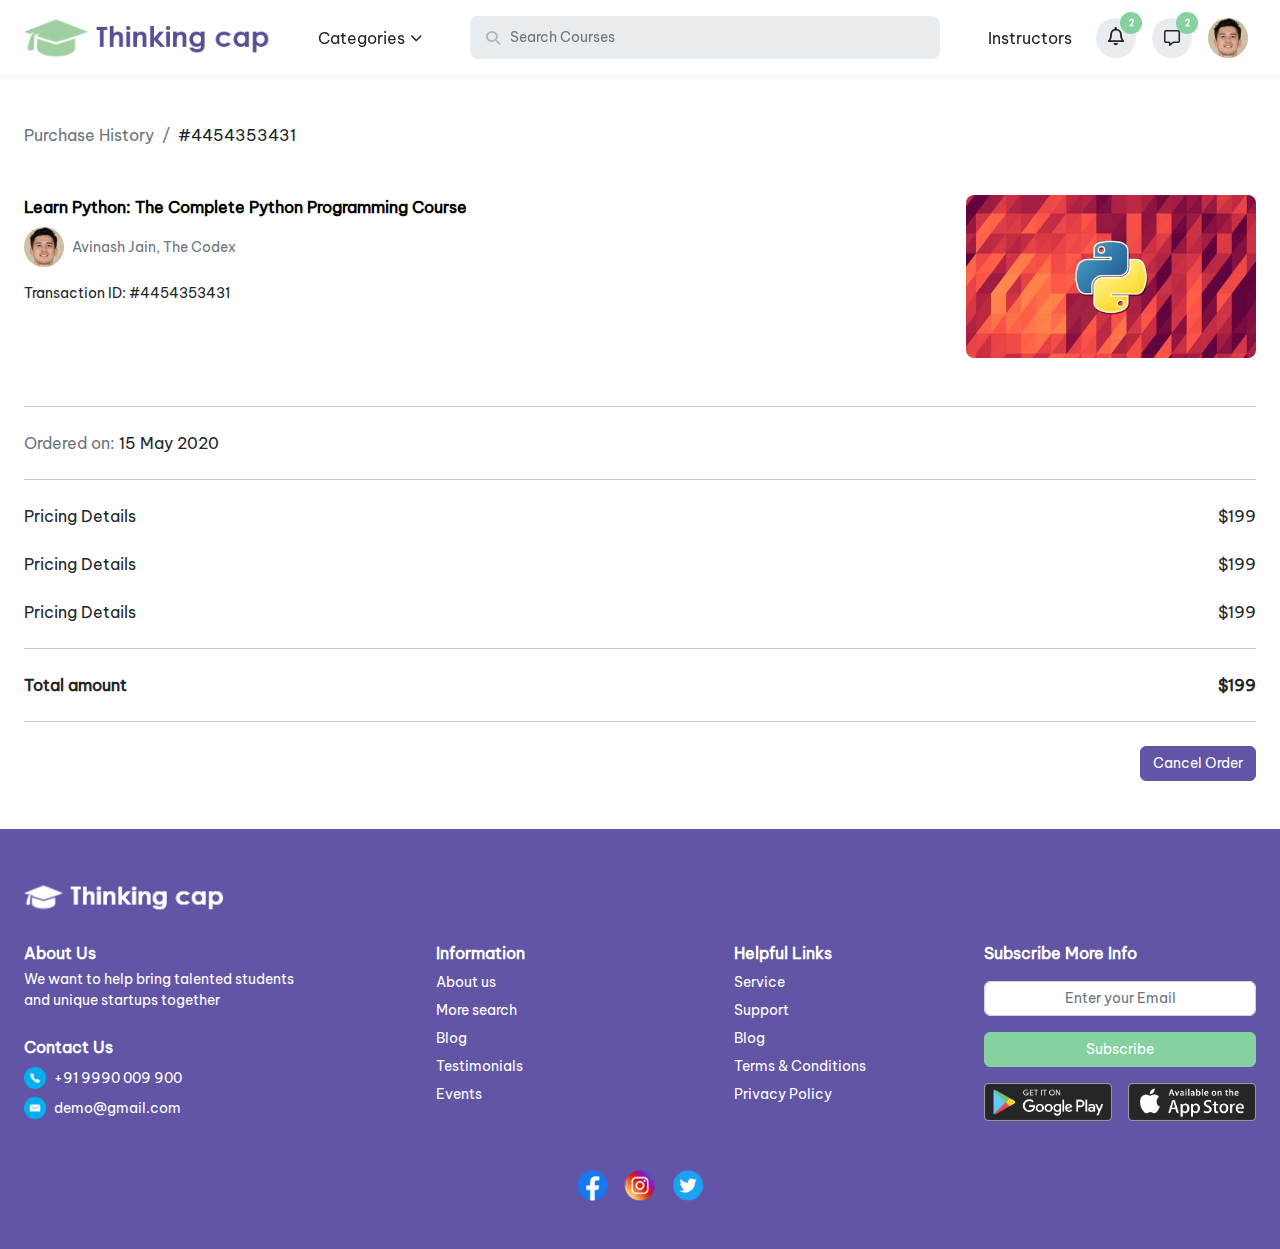
<file: src/purchasehistory.html>
<!DOCTYPE html>
<html lang="en">

<head>
    <meta charset="UTF-8">
    <meta http-equiv="X-UA-Compatible" content="IE=edge">
    <meta name="viewport" content="width=device-width, initial-scale=1.0">
    <meta name="theme-color" content="#6255a5" />
    <title>Document</title>
    <link rel="stylesheet" href="./assets/styles/style.min.css">
    <link rel="stylesheet" href="https://cdnjs.cloudflare.com/ajax/libs/font-awesome/6.2.0/css/all.min.css">
</head>

<body>

    <header>
        <div class="container-fluid px-4 position-relative">
            <div class="header-nav d-flex align-items-center">
                <div class="logo-container d-flex align-items-center">
                    <button class="btn outline-0 border-0 d-block nav-icon d-lg-none" type="button"
                        data-bs-toggle="offcanvas" data-bs-target="#asidebar" aria-controls="asidebar"><i
                            class="fa fa-bars"></i>
                    </button>
                    <img src="./assets/img/icons/logo.png" class="header-logo" alt="logo">
                </div>
                <div class="nav-item dropdown category-menu d-none d-lg-block">
                    <a class="nav-link dropdown-toggle px-3" href="#" data-bs-toggle="dropdown"
                        data-bs-auto-close="outside" data-bs-offset="0,8">Categories</a>
                    <ul class="dropdown-menu">
                        <li><a class="dropdown-item" href="#">Health & Fitness</a></li>
                        <li><a class="dropdown-item" href="#">Business</a></li>
                        <li class="dropend">
                            <a href="#" class="dropdown-item dropdown-toggle" data-bs-toggle="dropdown"
                                data-bs-auto-close="outside" data-bs-display="static">Development</a>
                            <ul class="dropdown-menu">
                                <li><a class="dropdown-item" href=""> Data Science</a></li>
                                <li><a class="dropdown-item" href=""> Mobile Development</a></li>
                                <li><a class="dropdown-item" href=""> Software Testing</a></li>
                                <li class="dropend">
                                    <a href="#" class="dropdown-item dropdown-toggle" data-bs-toggle="dropdown"
                                        data-bs-auto-close="outside" data-bs-display="static">Web Development</a>
                                    <ul class="dropdown-menu">
                                        <li><a class="dropdown-item" href=""> Javascript</a></li>
                                        <li><a class="dropdown-item" href=""> Vue</a></li>
                                        <li><a class="dropdown-item" href=""> React</a></li>
                                        <li><a class="dropdown-item" href=""> Angular</a></li>
                                    </ul>
                                </li>
                                <li><a class="dropdown-item" href="">Development Tools</a></li>
                            </ul>
                        </li>
                    </ul>
                </div>
                <div class="header-search-bar">
                    <input class="form-control form-control-lg" placeholder="Search Courses" type="text">
                    <a class="btn outline-0 border-0 cursor-pointer search-btn"> <i class="fa fa-search"></i> </a>
                    <a class="btn outline-0 border-0 cursor-pointer close-btn"> <i class="fa fa-close"></i>
                    </a>
                </div>
                <div class="header-controls d-none d-lg-flex align-items-center flex-0-auto">
                    <a href="#" class="nav-link px-3">Instructors</a>
                    <div class="d-flex align-items-center auth-dropdowns">
                        <div class="nav-item dropdown dropdown-menu-end d-none d-lg-block notification-menu">
                            <a class="nav-link dropdown-toggle px-2" href="#" data-bs-toggle="dropdown"
                                data-bs-auto-close="outside" data-bs-offset="0,8">
                                <span class="icon-circle rounded-circle p-1">
                                    <span class="notify-indicator">2</span><i class="fa-regular fa-bell"
                                        style="font-size: 1.143rem;"></i>
                                </span>
                            </a>
                            <ul class="dropdown-menu">
                                <h6 class="dropdown-header pb-3 d-flex align-items-center">Notifications <a href="#"
                                        class="text-decoration-none ms-auto">View all Notifications</a></h6>
                                <div class="overflow-menu">

                                    <li><a class="dropdown-item py-3 small" href="#">Notification 1 Lorem ipsum dolor
                                            sit amet
                                            consectetur adipisicing elit. Odit, exercitationem! </a></li>

                                    <li><a class="dropdown-item py-3 small" href="#">Notification 2 consectetur
                                            adipisicing
                                            elit.
                                            Odit,
                                            exercitationem!
                                        </a></li>
                                    <li>
                                    <li><a class="dropdown-item py-3 small" href="#">Notification 1 Lorem ipsum dolor
                                            sit amet
                                            consectetur adipisicing elit. Odit, exercitationem! </a></li>

                                    <li><a class="dropdown-item py-3 small" href="#">Notification 2 consectetur
                                            adipisicing
                                            elit.
                                            Odit,
                                            exercitationem!
                                        </a></li>
                                    <li><a class="dropdown-item py-3 small" href="#">Notification 2 consectetur
                                            adipisicing
                                            elit.
                                            Odit,
                                            exercitationem!
                                        </a></li>
                                    <li>
                                    <li><a class="dropdown-item py-3 small" href="#">Notification 1 Lorem ipsum dolor
                                            sit amet
                                            consectetur adipisicing elit. Odit, exercitationem! </a></li>

                                    <li><a class="dropdown-item py-3 small" href="#">Notification 2 consectetur
                                            adipisicing
                                            elit.
                                            Odit,
                                            exercitationem!
                                        </a></li>
                                    <li><a class="dropdown-item py-3 small" href="#">Notification 2 consectetur
                                            adipisicing
                                            elit.
                                            Odit,
                                            exercitationem!
                                        </a></li>
                                    <li>
                                    <li><a class="dropdown-item py-3 small" href="#">Notification 1 Lorem ipsum dolor
                                            sit amet
                                            consectetur adipisicing elit. Odit, exercitationem! </a></li>
                                    <li><a class="dropdown-item py-3 small" href="#">Notification 2 consectetur
                                            adipisicing
                                            elit.
                                            Odit,
                                            exercitationem!
                                        </a></li>
                                    <li><a class="dropdown-item py-3 small" href="#">Notification 2 consectetur
                                            adipisicing
                                            elit.
                                            Odit,
                                            exercitationem!
                                        </a></li>
                                    <li>
                                    <li><a class="dropdown-item py-3 small" href="#">Notification 1 Lorem ipsum dolor
                                            sit amet
                                            consectetur adipisicing elit. Odit, exercitationem! </a></li>
                                    <li><a class="dropdown-item py-3 small" href="#">Notification 2 consectetur
                                            adipisicing
                                            elit.
                                            Odit,
                                            exercitationem!
                                        </a></li>
                                </div>

                                <!-- <div class="text-muted text-center mt-4 p-3">No Notifications</div> -->
                            </ul>
                        </div>
                        <div class="nav-item dropdown dropdown-menu-end d-none d-lg-block message-menu">
                            <a class="nav-link dropdown-toggle px-2" href="#" data-bs-toggle="dropdown"
                                data-bs-auto-close="outside" data-bs-offset="0,8">
                                <span class="icon-circle rounded-circle p-1">
                                    <span class="notify-indicator">2</span><i class="fa-regular fa-message"></i></span>
                            </a>
                            <ul class="dropdown-menu">
                                <h6 class="dropdown-header pb-3 d-flex align-items-center">Messages <a href="#"
                                        class="text-decoration-none ms-auto">View all Messages</a></h6>
                                <!-- <div class="text-muted text-center mt-4 p-3">No Messages</div> -->
                                <div class="overflow-menu">

                                    <li><a class="dropdown-item py-3" href="#">
                                            <div class="message-line">
                                                <div class="d-flex gap-2">
                                                    <div class="author-preview flex-0-auto">
                                                        <img src="./assets/img/static/sampleperson.jpg" alt="">
                                                    </div>
                                                    <div class="small">
                                                        <div
                                                            class="d-flex gap-2 align-items-center justify-content-between">
                                                            <div class="fw-bold">Todd Scott</div>
                                                            <div class="text-muted message-stamp flex-0-auto">5
                                                                Mins
                                                                ago</div>
                                                        </div>
                                                        <div class="text-muted message-content">
                                                            Lorem ipsum dolor sit amet consectetur adipisicing elit.
                                                            Corrupti
                                                            aliquam
                                                            quo
                                                            molestias laborum dolores totam vel repudiandae impedit
                                                            atque
                                                            ipsum.
                                                        </div>
                                                    </div>
                                                </div>
                                            </div>
                                        </a></li>
                                    <li>

                                    <li><a class="dropdown-item py-3" href="#">
                                            <div class="message-line">
                                                <div class="d-flex gap-2">
                                                    <div class="author-preview flex-0-auto">
                                                        <img src="./assets/img/static/sampleperson.jpg" alt="">
                                                    </div>
                                                    <div class="small">
                                                        <div
                                                            class="d-flex gap-2 align-items-center justify-content-between">
                                                            <div class="fw-bold">Todd Scott</div>
                                                            <div class="text-muted message-stamp flex-0-auto">5
                                                                Mins
                                                                ago</div>
                                                        </div>
                                                        <div class="text-muted message-content">
                                                            Lorem ipsum dolor sit amet consectetur adipisicing elit.
                                                            Corrupti
                                                            aliquam
                                                            quo
                                                            molestias laborum dolores totam vel repudiandae impedit
                                                            atque
                                                            ipsum.
                                                        </div>
                                                    </div>
                                                </div>
                                            </div>
                                        </a></li>
                                    <li>

                                    <li><a class="dropdown-item py-3" href="#">
                                            <div class="message-line">
                                                <div class="d-flex gap-2">
                                                    <div class="author-preview flex-0-auto">
                                                        <img src="./assets/img/static/sampleperson.jpg" alt="">
                                                    </div>
                                                    <div class="small">
                                                        <div
                                                            class="d-flex gap-2 align-items-center justify-content-between">
                                                            <div class="fw-bold">Todd Scott</div>
                                                            <div class="text-muted message-stamp flex-0-auto">5
                                                                Mins
                                                                ago</div>
                                                        </div>
                                                        <div class="text-muted message-content">
                                                            Lorem ipsum dolor sit amet consectetur adipisicing elit.
                                                            Corrupti
                                                            aliquam
                                                            quo
                                                            molestias laborum dolores totam vel repudiandae impedit
                                                            atque
                                                            ipsum.
                                                        </div>
                                                    </div>
                                                </div>
                                            </div>
                                        </a></li>
                                    <li>

                                    <li><a class="dropdown-item py-3" href="#">
                                            <div class="message-line">
                                                <div class="d-flex gap-2">
                                                    <div class="author-preview flex-0-auto">
                                                        <img src="./assets/img/static/sampleperson.jpg" alt="">
                                                    </div>
                                                    <div class="small">
                                                        <div
                                                            class="d-flex gap-2 align-items-center justify-content-between">
                                                            <div class="fw-bold">Todd Scott</div>
                                                            <div class="text-muted message-stamp flex-0-auto">5
                                                                Mins
                                                                ago</div>
                                                        </div>
                                                        <div class="text-muted message-content">
                                                            Lorem ipsum dolor sit amet consectetur adipisicing elit.
                                                            Corrupti
                                                            aliquam
                                                            quo
                                                            molestias laborum dolores totam vel repudiandae impedit
                                                            atque
                                                            ipsum.
                                                        </div>
                                                    </div>
                                                </div>
                                            </div>
                                        </a></li>
                                    <li>

                                    <li><a class="dropdown-item py-3" href="#">
                                            <div class="message-line">
                                                <div class="d-flex gap-2">
                                                    <div class="author-preview flex-0-auto">
                                                        <img src="./assets/img/static/sampleperson.jpg" alt="">
                                                    </div>
                                                    <div class="small">
                                                        <div
                                                            class="d-flex gap-2 align-items-center justify-content-between">
                                                            <div class="fw-bold">Todd Scott</div>
                                                            <div class="text-muted message-stamp flex-0-auto">5
                                                                Mins
                                                                ago</div>
                                                        </div>
                                                        <div class="text-muted message-content">
                                                            Lorem ipsum dolor sit amet consectetur adipisicing elit.
                                                            Corrupti
                                                            aliquam
                                                            quo
                                                            molestias laborum dolores totam vel repudiandae impedit
                                                            atque
                                                            ipsum.
                                                        </div>
                                                    </div>
                                                </div>
                                            </div>
                                        </a></li>
                                    <li>

                                    <li><a class="dropdown-item py-3" href="#">
                                            <div class="message-line">
                                                <div class="d-flex gap-2">
                                                    <div class="author-preview flex-0-auto">
                                                        <img src="./assets/img/static/sampleperson.jpg" alt="">
                                                    </div>
                                                    <div class="small">
                                                        <div
                                                            class="d-flex gap-2 align-items-center justify-content-between">
                                                            <div class="fw-bold">Todd Scott</div>
                                                            <div class="text-muted message-stamp flex-0-auto">5
                                                                Mins
                                                                ago</div>
                                                        </div>
                                                        <div class="text-muted message-content">
                                                            Lorem ipsum dolor sit amet consectetur adipisicing elit.
                                                            Corrupti
                                                            aliquam
                                                            quo
                                                            molestias laborum dolores totam vel repudiandae impedit
                                                            atque
                                                            ipsum.
                                                        </div>
                                                    </div>
                                                </div>
                                            </div>
                                        </a></li>
                                    <li>

                                    <li><a class="dropdown-item py-3" href="#">
                                            <div class="message-line">
                                                <div class="d-flex gap-2">
                                                    <div class="author-preview flex-0-auto">
                                                        <img src="./assets/img/static/sampleperson.jpg" alt="">
                                                    </div>
                                                    <div class="small">
                                                        <div
                                                            class="d-flex gap-2 align-items-center justify-content-between">
                                                            <div class="fw-bold">Todd Scott</div>
                                                            <div class="text-muted message-stamp flex-0-auto">5
                                                                Mins
                                                                ago</div>
                                                        </div>
                                                        <div class="text-muted message-content">
                                                            Lorem ipsum dolor sit amet consectetur adipisicing elit.
                                                            Corrupti
                                                            aliquam
                                                            quo
                                                            molestias laborum dolores totam vel repudiandae impedit
                                                            atque
                                                            ipsum.
                                                        </div>
                                                    </div>
                                                </div>
                                            </div>
                                        </a></li>
                                    <li>
                                </div>
                            </ul>
                        </div>
                        <div class="nav-item dropdown dropdown-menu-end d-none d-lg-block">
                            <a class="nav-link dropdown-toggle px-2" href="#" data-bs-toggle="dropdown"
                                data-bs-auto-close="outside" data-bs-offset="0,8">
                                <div class="author-preview flex-0-auto">
                                    <img src="./assets/img/static/sampleperson.jpg" alt="">
                                </div>
                            </a>
                            <ul class="dropdown-menu">
                                <li>
                                    <a class="dropdown-item" href="#">
                                        <div class="d-flex align-items-center gap-3">
                                            <div class="author-preview flex-0-auto">
                                                <img src="./assets/img/static/sampleperson.jpg" alt="">
                                            </div>
                                            <div>
                                                <div class="text-black fw-bold"> User Account</div>
                                                <div class="small text-muted"> testuser1@gmail.com </div>
                                            </div>
                                        </div>
                                    </a>
                                </li>
                                <li>
                                    <hr class="dropdown-divider">
                                </li>
                                <li><a class="dropdown-item small" href="#">My Learnings</a></li>
                                <li><a class="dropdown-item small" href="#">My Listing</a></li>
                                <li><a class="dropdown-item small" href="#">My Favourites</a></li>
                                <li>
                                    <hr class="dropdown-divider">
                                </li>
                                <li><a class="dropdown-item small" href="#">Edit Profile</a></li>
                                <li><a class="dropdown-item small" href="#">Purchase History</a></li>
                                <li><a class="dropdown-item small" href="#">My Address</a></li>
                                <li><a class="dropdown-item small" href="#">Settings</a></li>
                                <li>
                                    <hr class="dropdown-divider">
                                </li>
                                <li><a class="dropdown-item small" href="#">Help</a></li>
                                <li><a class="dropdown-item small" href="#">Logout</a></li>
                            </ul>
                        </div>
                    </div>
                </div>
            </div>
        </div>

        <aside class="asider-bar offcanvas offcanvas-start" tabindex="-1" id="asidebar">
            <div class="offcanvas-header">
                <button type="button" class="cls-btn outline-0 border-0" data-bs-dismiss="offcanvas"
                    data-bs-target="#asidebar" aria-label="Close"><i class="fa fa-close"></i></button>
            </div>
            <div class="offcanvas-body auth-dropdowns">
                <div class="profile-menu-mobile">
                    <div class="d-flex align-items-center gap-3 cursor-pointer" id="profile-menu-collapse" data-bs-toggle="collapse"
                        href="#profile" role="button" aria-expanded="false" aria-controls="profile">
                        <div class="author-preview flex-0-auto">
                            <img src="./assets/img/static/sampleperson.jpg" alt="">
                        </div>
                        <div>
                            <div class="text-black fw-bold"> User Account</div>
                            <div class="small text-muted"> testuser1@gmail.com </div>
                        </div>
                        <i class="fa-solid fa-chevron-right ms-auto small"></i>
                    </div>

                    <div class="collapse" id="profile">
                        <div class="profile-menu-wrapper">
                            <ul class="dropdown-menu py-0 show position-relative border-0">
                                <li>
                                    <hr class="dropdown-divider mt-3">
                                </li>
                                <li>
                                    <a class="dropdown-item px-0 bg-white small d-flex align-items-center justify-content-between"
                                        href="#">Notifications <span
                                            class="badge text-bg-secondary text-white">4</span></a>
                                </li>
                                <li>
                                    <a class="dropdown-item px-0 bg-white small d-flex align-items-center justify-content-between"
                                        href="#">Messages <span class="badge text-bg-secondary text-white">4</span></a>
                                </li>
                                <li>
                                    <hr class="dropdown-divider">
                                </li>
                                <li><a class="dropdown-item px-0 bg-white small" href="#">My Learnings</a></li>
                                <li><a class="dropdown-item px-0 bg-white small" href="#">My Listing</a></li>
                                <li><a class="dropdown-item px-0 bg-white small" href="#">My Favourites</a></li>
                                <li>
                                    <hr class="dropdown-divider">
                                </li>
                                <li><a class="dropdown-item px-0 bg-white small" href="#">Edit Profile</a></li>
                                <li><a class="dropdown-item px-0 bg-white small" href="#">Purchase History</a></li>
                                <li><a class="dropdown-item px-0 bg-white small" href="#">My Address</a></li>
                                <li><a class="dropdown-item px-0 bg-white small" href="#">Settings</a></li>
                                <li>
                                    <hr class="dropdown-divider">
                                </li>
                                <li><a class="dropdown-item px-0 bg-white small" href="#">Help</a></li>
                                <li><a class="dropdown-item px-0 bg-white small" href="#">Logout</a></li>
                            </ul>
                        </div>
                    </div>

                </div>

                <hr>
                <a href="#" class="text-black small">Instructors</a>
                <hr>
                <div class="mb-2 text-muted small">Categories</div>
                <div class="page-header">
                    <nav>
                        <div class="menu-wrapper is-visible">
                            <div class="list-wrapper">
                                <ul class="menu level-1">
                                    <li>
                                        <a href="" class="nested">Web Development</a>
                                        <ul class="sub-menu level-2">
                                            <li>
                                                <a href="" class="nested">Javascript</a>
                                                <ul class="sub-menu level-3">
                                                    <li> <a href="">React</a> </li>
                                                    <li> <a href="">Vue</a> </li>
                                                    <li> <a href="">Angular</a> </li>
                                                </ul>
                                            </li>
                                            <li>
                                                <a href="">Course Materials</a>
                                            </li>
                                        </ul>
                                    </li>
                                    <li>
                                        <a href="" class="nested">Mobile Development</a>
                                        <ul class="sub-menu level-2">
                                            <li>
                                                <a href="">Unity</a>
                                            </li>
                                            <li>
                                                <a href="">3D Game Development</a>
                                            </li>
                                        </ul>
                                    </li>
                                    <li>
                                        <a href="">IT Certifications</a>
                                    </li>
                                    <li>
                                        <a href="">Lorem ipsum dolor sit amet consectetur adipisicing elit. Libero vel
                                            sequi nobis atque, laudantium perspiciatis!</a>
                                    </li>
                                </ul>
                            </div>
                            <div class="list-wrapper">
                                <button type="button" class="back-one-level mb-2 ps-0">
                                    <i class="fa fa-arrow-left f-12"></i>
                                    <span class="text-start small text-truncate" />
                                </button>
                                <div class="sub-menu-wrapper"></div>
                            </div>
                            <div class="list-wrapper">
                                <button type="button" class="back-one-level mb-2 ps-0">
                                    <i class="fa fa-arrow-left f-12"></i>
                                    <span class="text-start small text-truncate" />
                                </button>
                                <div class="sub-menu-wrapper"></div>
                            </div>
                        </div>
                    </nav>
                </div>
            </div>
        </aside>
    </header>

    <main>
        <div class="purchase-history-page">
            <div class="container-xxl px-4">
                <div class="py-5">
                    <nav aria-label="breadcrumb">
                        <ol class="breadcrumb">
                            <li class="breadcrumb-item active">Purchase History</li>
                            <li class="breadcrumb-item active text-dark" aria-current="page">#4454353431</li>
                        </ol>
                    </nav>
                    <div class="purchase-details-block mt-5">
                        <div class="row gy-4">
                            <div class="col-md-8 col-lg-9 order-2 order-md-1">
                                <a href="#" class="text-decoration-none">
                                    <p class="fw-bold mb-2 text-black">Learn Python: The Complete Python Programming
                                        Course</p>
                                    <div class="d-flex gap-2 align-items-center mb-3">
                                        <div class="author-preview flex-0-auto">
                                            <img src="./assets/img/static/sampleperson.jpg" alt="">
                                        </div>
                                        <span class="text-muted small text-truncate">Avinash Jain, The Codex</span>
                                    </div>
                                </a>
                                <p class="small">Transaction ID: #4454353431</p>
                            </div>
                            <div class="col-md-4 col-lg-3 order-1 order-md-2">
                                <a href="#">
                                    <div class="course-img-container rounded-3 overflow-hidden">
                                        <img src="./assets/img/static/course-img1.jpg" class="w-100" />
                                    </div>
                                </a>
                            </div>
                        </div>

                        <div class="row gy-4 mt-4">
                            <div class="col-12">
                                <hr class="my-0" />
                                <div class="my-4"><span class="text-muted">Ordered on:</span> 15 May 2020</div>
                                <hr class="my-0" />
                            </div>
                            <div class="col-12">
                                <div class="d-flex gap-3 justify-content-between gap-3">
                                    <span>Pricing Details</span>
                                    <span>$199</span>
                                </div>
                                <div class="d-flex gap-3 justify-content-between gap-3 my-4">
                                    <span>Pricing Details</span>
                                    <span>$199</span>
                                </div>
                                <div class="d-flex gap-3 justify-content-between gap-3 my-4">
                                    <span>Pricing Details</span>
                                    <span>$199</span>
                                </div>

                                <hr class="my-0" />
                                <div class="d-flex gap-3 justify-content-between gap-3 my-4">
                                    <span class="fw-bold me-auto">Total amount</span>
                                    <span class="fw-bold">$199</span>
                                </div>
                                <hr class="my-0" />
                            </div>
                            <div class="text-end">
                                <button type="button" class="btn btn-primary ">Cancel Order</button>
                            </div>
                        </div>

                    </div>
                </div>
            </div>
        </div>
    </main>

    <footer class="py-4 py-sm-5">
        <div class="container-xxl px-4">
            <img src="./assets/img/icons/logo-white.png" class="footer-logo mb-4" alt="logo">
            <div class="row gx-lg-5 gy-4 gy-sm-5">
                <div class="order-1 col-12 col-md-6 col-xl-3">
                    <div class="row gy-4">
                        <div class="col-sm-6 col-md-12">
                            <p class="mb-1 fw-bold">About Us</p>
                            <p class="small mb-0">We want to help bring talented students and unique startups together
                            </p>
                        </div>
                        <div class="col-sm-6 col-md-12">
                            <p class="mb-2 fw-bold">Contact Us</p>
                            <div class="d-flex align-items-center gap-2 mb-2">
                                <span class="contact-rings">
                                    <img src="./assets/img/icons/phonecall.png" alt="logo">
                                </span>
                                <a class="text-white text-decoration-none small" href="tel:+919990009900">+91 9990 009
                                    900</a>
                            </div>
                            <div class="d-flex align-items-center gap-2">
                                <span class="contact-rings">
                                    <img src="./assets/img/icons/emailicon.png" alt="logo">
                                </span>
                                <a class="text-white text-decoration-none small"
                                    href="demo@gmail.com">demo@gmail.com</a>
                            </div>
                        </div>
                    </div>
                </div>
                <div
                    class="order-2 order-md-3 order-xl-2 col-sm-6 col-md-6 col-lg-6 col-xl-3 d-xl-flex justify-content-center">
                    <div class="footer-container">
                        <p class="mb-1 fw-bold">Information</p>
                        <div class="footer-links mb-1"><a href="#">About us</a></div>
                        <div class="footer-links mb-1"><a href="#">More search</a></div>
                        <div class="footer-links mb-1"><a href="#">Blog</a></div>
                        <div class="footer-links mb-1"><a href="#">Testimonials</a></div>
                        <div class="footer-links"><a href="#">Events</a></div>
                    </div>
                </div>
                <div
                    class="order-3 order-lg-4 order-xl-3 col-sm-6 col-md-6 col-lg-6 col-xl-3 d-xl-flex justify-content-center">
                    <div class="footer-container">
                        <p class="mb-1 fw-bold">Helpful Links</p>
                        <div class="footer-links mb-1"><a href="#">Service</a></div>
                        <div class="footer-links mb-1"><a href="#">Support</a></div>
                        <div class="footer-links mb-1"><a href="#">Blog</a></div>
                        <div class="footer-links mb-1"><a href="#">Terms & Conditions</a></div>
                        <div class="footer-links"><a href="#">Privacy Policy</a></div>
                    </div>
                </div>
                <div class="order-4 order-md-2 order-xl-4 col-12 col-md-6 col-lg-6 col-xl-3">
                    <div class="subscribe-block">
                        <p class="mb-3 fw-bold">Subscribe More Info</p>
                        <input class="form-control text-center" type="text" placeholder="Enter your Email">
                        <button type="button" class="btn btn-secondary w-100 mt-3">Subscribe</button>

                        <div class="row mt-3 gx-3 app-links">
                            <div class="col-6">
                                <a href="#"><img src="./assets/img/icons/playstore.png" class="w-100" alt="logo"></a>
                            </div>
                            <div class="col-6">
                                <a href="#"> <img src="./assets/img/icons/appstore.png" class="w-100" alt="logo"></a>
                            </div>
                        </div>
                    </div>
                </div>
                <div class="order-5 col-12">
                    <div class="d-flex justify-content-center gap-3 social-links">
                        <a href="#">
                            <img height="32" src="./assets/img/icons/fb-icon.png" alt="logo">
                        </a>
                        <a href="#">
                            <img height="32" src="./assets/img/icons/insta-icon.png" alt="logo">
                        </a>
                        <a href="#">
                            <img height="32" src="./assets/img/icons/twitter-icon.png" alt="logo">
                        </a>
                    </div>
                </div>
            </div>
        </div>
    </footer>

    <script src="./assets/js/bootstrap.js"></script>
    <script src="./assets/js/swiper.js"></script>
    <script src="./assets/js/slider-setup.js"></script>
    <script src="./assets/js/dropdown-setup.js"></script>
    <script src="./assets/js/mobile-category-menu.js"></script>
    <script src="./assets/js/searchbar-toggle.js"></script>
</body>

</html>
</file>
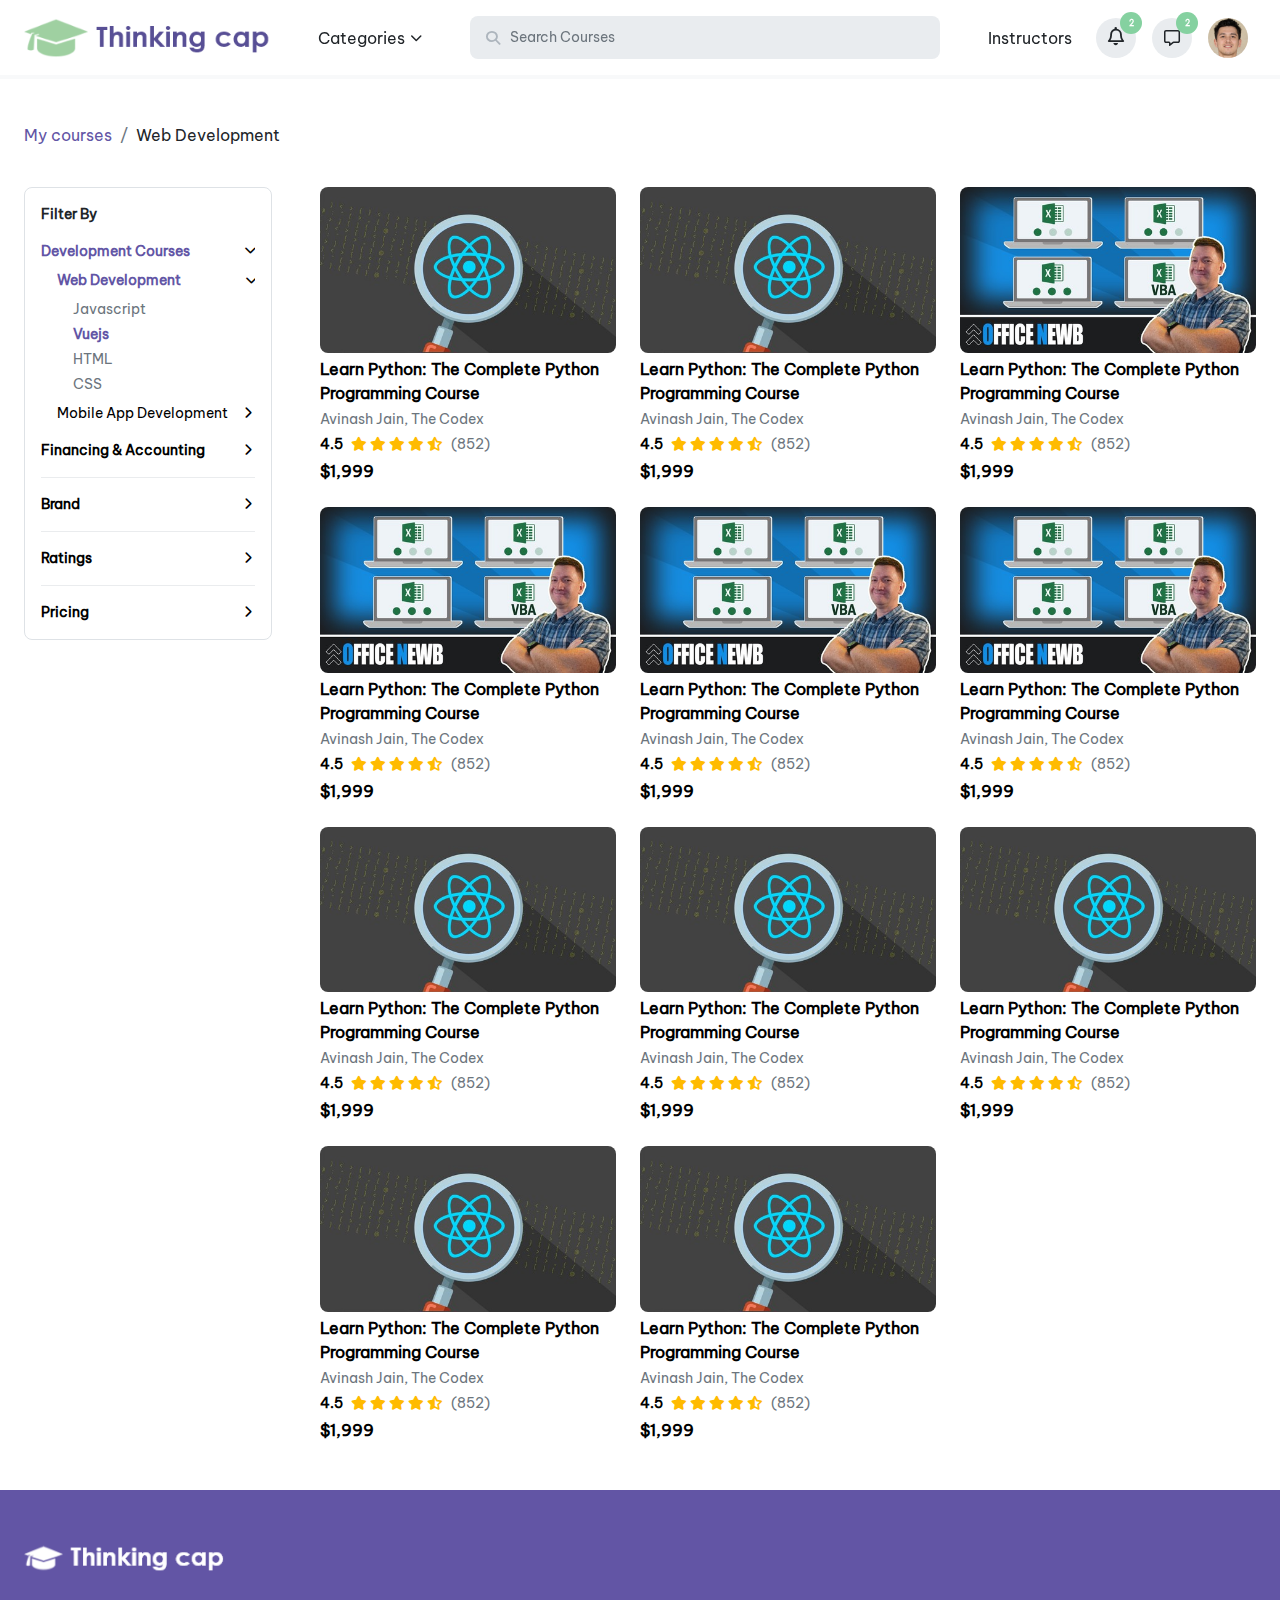
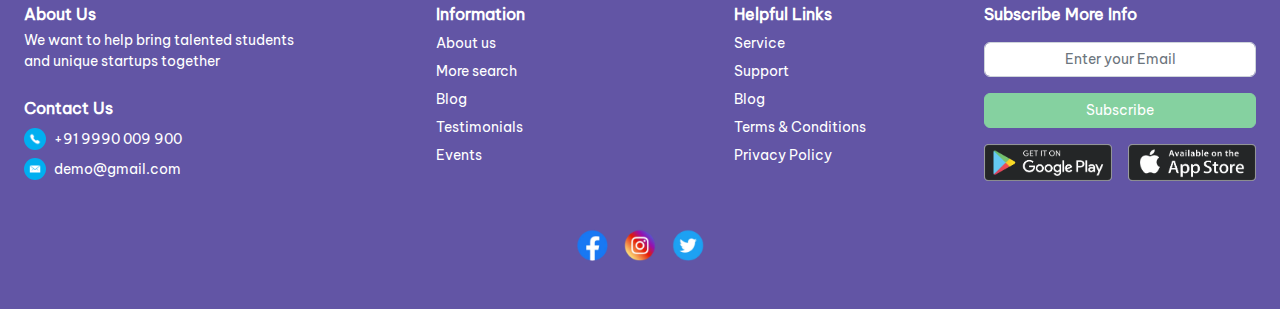
<file: src/searchpage.html>
<!DOCTYPE html>
<html lang="en">

<head>
    <meta charset="UTF-8">
    <meta http-equiv="X-UA-Compatible" content="IE=edge">
    <meta name="viewport" content="width=device-width, initial-scale=1.0">
    <meta name="theme-color" content="#6255a5" />
    <title>Document</title>
    <link rel="stylesheet" href="./assets/styles/style.min.css">
    <link rel="stylesheet" href="https://cdnjs.cloudflare.com/ajax/libs/font-awesome/6.2.0/css/all.min.css">
</head>

<body>

    <header>
        <div class="container-fluid px-4 position-relative">
            <div class="header-nav d-flex align-items-center">
                <div class="logo-container d-flex align-items-center">
                    <button class="btn outline-0 border-0 d-block nav-icon d-lg-none" type="button"
                        data-bs-toggle="offcanvas" data-bs-target="#asidebar" aria-controls="asidebar"><i
                            class="fa fa-bars"></i>
                    </button>
                    <img src="./assets/img/icons/logo.png" class="header-logo" alt="logo">
                </div>
                <div class="nav-item dropdown category-menu d-none d-lg-block">
                    <a class="nav-link dropdown-toggle px-3" href="#" data-bs-toggle="dropdown"
                        data-bs-auto-close="outside" data-bs-offset="0,8">Categories</a>
                    <ul class="dropdown-menu">
                        <li><a class="dropdown-item" href="#">Health & Fitness</a></li>
                        <li><a class="dropdown-item" href="#">Business</a></li>
                        <li class="dropend">
                            <a href="#" class="dropdown-item dropdown-toggle" data-bs-toggle="dropdown"
                                data-bs-auto-close="outside" data-bs-display="static">Development</a>
                            <ul class="dropdown-menu">
                                <li><a class="dropdown-item" href=""> Data Science</a></li>
                                <li><a class="dropdown-item" href=""> Mobile Development</a></li>
                                <li><a class="dropdown-item" href=""> Software Testing</a></li>
                                <li class="dropend">
                                    <a href="#" class="dropdown-item dropdown-toggle" data-bs-toggle="dropdown"
                                        data-bs-auto-close="outside" data-bs-display="static">Web Development</a>
                                    <ul class="dropdown-menu">
                                        <li><a class="dropdown-item" href=""> Javascript</a></li>
                                        <li><a class="dropdown-item" href=""> Vue</a></li>
                                        <li><a class="dropdown-item" href=""> React</a></li>
                                        <li><a class="dropdown-item" href=""> Angular</a></li>
                                    </ul>
                                </li>
                                <li><a class="dropdown-item" href="">Development Tools</a></li>
                            </ul>
                        </li>
                    </ul>
                </div>
                <div class="header-search-bar">
                    <input class="form-control form-control-lg" placeholder="Search Courses" type="text">
                    <a class="btn outline-0 border-0 cursor-pointer search-btn"> <i class="fa fa-search"></i> </a>
                    <a class="btn outline-0 border-0 cursor-pointer close-btn"> <i class="fa fa-close"></i>
                    </a>
                </div>
                <div class="header-controls d-none d-lg-flex align-items-center flex-0-auto">
                    <a href="#" class="nav-link px-3">Instructors</a>
                    <div class="d-flex align-items-center auth-dropdowns">
                        <div class="nav-item dropdown dropdown-menu-end d-none d-lg-block notification-menu">
                            <a class="nav-link dropdown-toggle px-2" href="#" data-bs-toggle="dropdown"
                                data-bs-auto-close="outside" data-bs-offset="0,8">
                                <span class="icon-circle rounded-circle p-1">
                                    <span class="notify-indicator">2</span><i class="fa-regular fa-bell"
                                        style="font-size: 1.143rem;"></i>
                                </span>
                            </a>
                            <ul class="dropdown-menu">
                                <h6 class="dropdown-header pb-3 d-flex align-items-center">Notifications <a href="#"
                                        class="text-decoration-none ms-auto">View all Notifications</a></h6>
                                <div class="overflow-menu">

                                    <li><a class="dropdown-item py-3 small" href="#">Notification 1 Lorem ipsum dolor
                                            sit amet
                                            consectetur adipisicing elit. Odit, exercitationem! </a></li>

                                    <li><a class="dropdown-item py-3 small" href="#">Notification 2 consectetur
                                            adipisicing
                                            elit.
                                            Odit,
                                            exercitationem!
                                        </a></li>
                                    <li>
                                    <li><a class="dropdown-item py-3 small" href="#">Notification 1 Lorem ipsum dolor
                                            sit amet
                                            consectetur adipisicing elit. Odit, exercitationem! </a></li>

                                    <li><a class="dropdown-item py-3 small" href="#">Notification 2 consectetur
                                            adipisicing
                                            elit.
                                            Odit,
                                            exercitationem!
                                        </a></li>
                                    <li><a class="dropdown-item py-3 small" href="#">Notification 2 consectetur
                                            adipisicing
                                            elit.
                                            Odit,
                                            exercitationem!
                                        </a></li>
                                    <li>
                                    <li><a class="dropdown-item py-3 small" href="#">Notification 1 Lorem ipsum dolor
                                            sit amet
                                            consectetur adipisicing elit. Odit, exercitationem! </a></li>

                                    <li><a class="dropdown-item py-3 small" href="#">Notification 2 consectetur
                                            adipisicing
                                            elit.
                                            Odit,
                                            exercitationem!
                                        </a></li>
                                    <li><a class="dropdown-item py-3 small" href="#">Notification 2 consectetur
                                            adipisicing
                                            elit.
                                            Odit,
                                            exercitationem!
                                        </a></li>
                                    <li>
                                    <li><a class="dropdown-item py-3 small" href="#">Notification 1 Lorem ipsum dolor
                                            sit amet
                                            consectetur adipisicing elit. Odit, exercitationem! </a></li>
                                    <li><a class="dropdown-item py-3 small" href="#">Notification 2 consectetur
                                            adipisicing
                                            elit.
                                            Odit,
                                            exercitationem!
                                        </a></li>
                                    <li><a class="dropdown-item py-3 small" href="#">Notification 2 consectetur
                                            adipisicing
                                            elit.
                                            Odit,
                                            exercitationem!
                                        </a></li>
                                    <li>
                                    <li><a class="dropdown-item py-3 small" href="#">Notification 1 Lorem ipsum dolor
                                            sit amet
                                            consectetur adipisicing elit. Odit, exercitationem! </a></li>
                                    <li><a class="dropdown-item py-3 small" href="#">Notification 2 consectetur
                                            adipisicing
                                            elit.
                                            Odit,
                                            exercitationem!
                                        </a></li>
                                </div>

                                <!-- <div class="text-muted text-center mt-4 p-3">No Notifications</div> -->
                            </ul>
                        </div>
                        <div class="nav-item dropdown dropdown-menu-end d-none d-lg-block message-menu">
                            <a class="nav-link dropdown-toggle px-2" href="#" data-bs-toggle="dropdown"
                                data-bs-auto-close="outside" data-bs-offset="0,8">
                                <span class="icon-circle rounded-circle p-1">
                                    <span class="notify-indicator">2</span><i class="fa-regular fa-message"></i></span>
                            </a>
                            <ul class="dropdown-menu">
                                <h6 class="dropdown-header pb-3 d-flex align-items-center">Messages <a href="#"
                                        class="text-decoration-none ms-auto">View all Messages</a></h6>
                                <!-- <div class="text-muted text-center mt-4 p-3">No Messages</div> -->
                                <div class="overflow-menu">

                                    <li><a class="dropdown-item py-3" href="#">
                                            <div class="message-line">
                                                <div class="d-flex gap-2">
                                                    <div class="author-preview flex-0-auto">
                                                        <img src="./assets/img/static/sampleperson.jpg" alt="">
                                                    </div>
                                                    <div class="small">
                                                        <div
                                                            class="d-flex gap-2 align-items-center justify-content-between">
                                                            <div class="fw-bold">Todd Scott</div>
                                                            <div class="text-muted message-stamp flex-0-auto">5
                                                                Mins
                                                                ago</div>
                                                        </div>
                                                        <div class="text-muted message-content">
                                                            Lorem ipsum dolor sit amet consectetur adipisicing elit.
                                                            Corrupti
                                                            aliquam
                                                            quo
                                                            molestias laborum dolores totam vel repudiandae impedit
                                                            atque
                                                            ipsum.
                                                        </div>
                                                    </div>
                                                </div>
                                            </div>
                                        </a></li>
                                    <li>

                                    <li><a class="dropdown-item py-3" href="#">
                                            <div class="message-line">
                                                <div class="d-flex gap-2">
                                                    <div class="author-preview flex-0-auto">
                                                        <img src="./assets/img/static/sampleperson.jpg" alt="">
                                                    </div>
                                                    <div class="small">
                                                        <div
                                                            class="d-flex gap-2 align-items-center justify-content-between">
                                                            <div class="fw-bold">Todd Scott</div>
                                                            <div class="text-muted message-stamp flex-0-auto">5
                                                                Mins
                                                                ago</div>
                                                        </div>
                                                        <div class="text-muted message-content">
                                                            Lorem ipsum dolor sit amet consectetur adipisicing elit.
                                                            Corrupti
                                                            aliquam
                                                            quo
                                                            molestias laborum dolores totam vel repudiandae impedit
                                                            atque
                                                            ipsum.
                                                        </div>
                                                    </div>
                                                </div>
                                            </div>
                                        </a></li>
                                    <li>

                                    <li><a class="dropdown-item py-3" href="#">
                                            <div class="message-line">
                                                <div class="d-flex gap-2">
                                                    <div class="author-preview flex-0-auto">
                                                        <img src="./assets/img/static/sampleperson.jpg" alt="">
                                                    </div>
                                                    <div class="small">
                                                        <div
                                                            class="d-flex gap-2 align-items-center justify-content-between">
                                                            <div class="fw-bold">Todd Scott</div>
                                                            <div class="text-muted message-stamp flex-0-auto">5
                                                                Mins
                                                                ago</div>
                                                        </div>
                                                        <div class="text-muted message-content">
                                                            Lorem ipsum dolor sit amet consectetur adipisicing elit.
                                                            Corrupti
                                                            aliquam
                                                            quo
                                                            molestias laborum dolores totam vel repudiandae impedit
                                                            atque
                                                            ipsum.
                                                        </div>
                                                    </div>
                                                </div>
                                            </div>
                                        </a></li>
                                    <li>

                                    <li><a class="dropdown-item py-3" href="#">
                                            <div class="message-line">
                                                <div class="d-flex gap-2">
                                                    <div class="author-preview flex-0-auto">
                                                        <img src="./assets/img/static/sampleperson.jpg" alt="">
                                                    </div>
                                                    <div class="small">
                                                        <div
                                                            class="d-flex gap-2 align-items-center justify-content-between">
                                                            <div class="fw-bold">Todd Scott</div>
                                                            <div class="text-muted message-stamp flex-0-auto">5
                                                                Mins
                                                                ago</div>
                                                        </div>
                                                        <div class="text-muted message-content">
                                                            Lorem ipsum dolor sit amet consectetur adipisicing elit.
                                                            Corrupti
                                                            aliquam
                                                            quo
                                                            molestias laborum dolores totam vel repudiandae impedit
                                                            atque
                                                            ipsum.
                                                        </div>
                                                    </div>
                                                </div>
                                            </div>
                                        </a></li>
                                    <li>

                                    <li><a class="dropdown-item py-3" href="#">
                                            <div class="message-line">
                                                <div class="d-flex gap-2">
                                                    <div class="author-preview flex-0-auto">
                                                        <img src="./assets/img/static/sampleperson.jpg" alt="">
                                                    </div>
                                                    <div class="small">
                                                        <div
                                                            class="d-flex gap-2 align-items-center justify-content-between">
                                                            <div class="fw-bold">Todd Scott</div>
                                                            <div class="text-muted message-stamp flex-0-auto">5
                                                                Mins
                                                                ago</div>
                                                        </div>
                                                        <div class="text-muted message-content">
                                                            Lorem ipsum dolor sit amet consectetur adipisicing elit.
                                                            Corrupti
                                                            aliquam
                                                            quo
                                                            molestias laborum dolores totam vel repudiandae impedit
                                                            atque
                                                            ipsum.
                                                        </div>
                                                    </div>
                                                </div>
                                            </div>
                                        </a></li>
                                    <li>

                                    <li><a class="dropdown-item py-3" href="#">
                                            <div class="message-line">
                                                <div class="d-flex gap-2">
                                                    <div class="author-preview flex-0-auto">
                                                        <img src="./assets/img/static/sampleperson.jpg" alt="">
                                                    </div>
                                                    <div class="small">
                                                        <div
                                                            class="d-flex gap-2 align-items-center justify-content-between">
                                                            <div class="fw-bold">Todd Scott</div>
                                                            <div class="text-muted message-stamp flex-0-auto">5
                                                                Mins
                                                                ago</div>
                                                        </div>
                                                        <div class="text-muted message-content">
                                                            Lorem ipsum dolor sit amet consectetur adipisicing elit.
                                                            Corrupti
                                                            aliquam
                                                            quo
                                                            molestias laborum dolores totam vel repudiandae impedit
                                                            atque
                                                            ipsum.
                                                        </div>
                                                    </div>
                                                </div>
                                            </div>
                                        </a></li>
                                    <li>

                                    <li><a class="dropdown-item py-3" href="#">
                                            <div class="message-line">
                                                <div class="d-flex gap-2">
                                                    <div class="author-preview flex-0-auto">
                                                        <img src="./assets/img/static/sampleperson.jpg" alt="">
                                                    </div>
                                                    <div class="small">
                                                        <div
                                                            class="d-flex gap-2 align-items-center justify-content-between">
                                                            <div class="fw-bold">Todd Scott</div>
                                                            <div class="text-muted message-stamp flex-0-auto">5
                                                                Mins
                                                                ago</div>
                                                        </div>
                                                        <div class="text-muted message-content">
                                                            Lorem ipsum dolor sit amet consectetur adipisicing elit.
                                                            Corrupti
                                                            aliquam
                                                            quo
                                                            molestias laborum dolores totam vel repudiandae impedit
                                                            atque
                                                            ipsum.
                                                        </div>
                                                    </div>
                                                </div>
                                            </div>
                                        </a></li>
                                    <li>
                                </div>
                            </ul>
                        </div>
                        <div class="nav-item dropdown dropdown-menu-end d-none d-lg-block">
                            <a class="nav-link dropdown-toggle px-2" href="#" data-bs-toggle="dropdown"
                                data-bs-auto-close="outside" data-bs-offset="0,8">
                                <div class="author-preview flex-0-auto">
                                    <img src="./assets/img/static/sampleperson.jpg" alt="">
                                </div>
                            </a>
                            <ul class="dropdown-menu">
                                <li>
                                    <a class="dropdown-item" href="#">
                                        <div class="d-flex align-items-center gap-3">
                                            <div class="author-preview flex-0-auto">
                                                <img src="./assets/img/static/sampleperson.jpg" alt="">
                                            </div>
                                            <div>
                                                <div class="text-black fw-bold"> User Account</div>
                                                <div class="small text-muted"> testuser1@gmail.com </div>
                                            </div>
                                        </div>
                                    </a>
                                </li>
                                <li>
                                    <hr class="dropdown-divider">
                                </li>
                                <li><a class="dropdown-item small" href="#">My Learnings</a></li>
                                <li><a class="dropdown-item small" href="#">My Listing</a></li>
                                <li><a class="dropdown-item small" href="#">My Favourites</a></li>
                                <li>
                                    <hr class="dropdown-divider">
                                </li>
                                <li><a class="dropdown-item small" href="#">Edit Profile</a></li>
                                <li><a class="dropdown-item small" href="#">Purchase History</a></li>
                                <li><a class="dropdown-item small" href="#">My Address</a></li>
                                <li><a class="dropdown-item small" href="#">Settings</a></li>
                                <li>
                                    <hr class="dropdown-divider">
                                </li>
                                <li><a class="dropdown-item small" href="#">Help</a></li>
                                <li><a class="dropdown-item small" href="#">Logout</a></li>
                            </ul>
                        </div>
                    </div>
                </div>
            </div>
        </div>

        <aside class="asider-bar offcanvas offcanvas-start" tabindex="-1" id="asidebar">
            <div class="offcanvas-header">
                <button type="button" class="cls-btn outline-0 border-0" data-bs-dismiss="offcanvas"
                    data-bs-target="#asidebar" aria-label="Close"><i class="fa fa-close"></i></button>
            </div>
            <div class="offcanvas-body auth-dropdowns">
                <div class="profile-menu-mobile">
                    <div class="d-flex align-items-center gap-3 cursor-pointer" id="profile-menu-collapse" data-bs-toggle="collapse"
                        href="#profile" role="button" aria-expanded="false" aria-controls="profile">
                        <div class="author-preview flex-0-auto">
                            <img src="./assets/img/static/sampleperson.jpg" alt="">
                        </div>
                        <div>
                            <div class="text-black fw-bold"> User Account</div>
                            <div class="small text-muted"> testuser1@gmail.com </div>
                        </div>
                        <i class="fa-solid fa-chevron-right ms-auto small"></i>
                    </div>

                    <div class="collapse" id="profile">
                        <div class="profile-menu-wrapper">
                            <ul class="dropdown-menu py-0 show position-relative border-0">
                                <li>
                                    <hr class="dropdown-divider mt-3">
                                </li>
                                <li>
                                    <a class="dropdown-item px-0 bg-white small d-flex align-items-center justify-content-between"
                                        href="#">Notifications <span
                                            class="badge text-bg-secondary text-white">4</span></a>
                                </li>
                                <li>
                                    <a class="dropdown-item px-0 bg-white small d-flex align-items-center justify-content-between"
                                        href="#">Messages <span class="badge text-bg-secondary text-white">4</span></a>
                                </li>
                                <li>
                                    <hr class="dropdown-divider">
                                </li>
                                <li><a class="dropdown-item px-0 bg-white small" href="#">My Learnings</a></li>
                                <li><a class="dropdown-item px-0 bg-white small" href="#">My Listing</a></li>
                                <li><a class="dropdown-item px-0 bg-white small" href="#">My Favourites</a></li>
                                <li>
                                    <hr class="dropdown-divider">
                                </li>
                                <li><a class="dropdown-item px-0 bg-white small" href="#">Edit Profile</a></li>
                                <li><a class="dropdown-item px-0 bg-white small" href="#">Purchase History</a></li>
                                <li><a class="dropdown-item px-0 bg-white small" href="#">My Address</a></li>
                                <li><a class="dropdown-item px-0 bg-white small" href="#">Settings</a></li>
                                <li>
                                    <hr class="dropdown-divider">
                                </li>
                                <li><a class="dropdown-item px-0 bg-white small" href="#">Help</a></li>
                                <li><a class="dropdown-item px-0 bg-white small" href="#">Logout</a></li>
                            </ul>
                        </div>
                    </div>

                </div>

                <hr>
                <a href="#" class="text-black small">Instructors</a>
                <hr>
                <div class="mb-2 text-muted small">Categories</div>
                <div class="page-header">
                    <nav>
                        <div class="menu-wrapper is-visible">
                            <div class="list-wrapper">
                                <ul class="menu level-1">
                                    <li>
                                        <a href="" class="nested">Web Development</a>
                                        <ul class="sub-menu level-2">
                                            <li>
                                                <a href="" class="nested">Javascript</a>
                                                <ul class="sub-menu level-3">
                                                    <li> <a href="">React</a> </li>
                                                    <li> <a href="">Vue</a> </li>
                                                    <li> <a href="">Angular</a> </li>
                                                </ul>
                                            </li>
                                            <li>
                                                <a href="">Course Materials</a>
                                            </li>
                                        </ul>
                                    </li>
                                    <li>
                                        <a href="" class="nested">Mobile Development</a>
                                        <ul class="sub-menu level-2">
                                            <li>
                                                <a href="">Unity</a>
                                            </li>
                                            <li>
                                                <a href="">3D Game Development</a>
                                            </li>
                                        </ul>
                                    </li>
                                    <li>
                                        <a href="">IT Certifications</a>
                                    </li>
                                    <li>
                                        <a href="">Lorem ipsum dolor sit amet consectetur adipisicing elit. Libero vel
                                            sequi nobis atque, laudantium perspiciatis!</a>
                                    </li>
                                </ul>
                            </div>
                            <div class="list-wrapper">
                                <button type="button" class="back-one-level mb-2 ps-0">
                                    <i class="fa fa-arrow-left f-12"></i>
                                    <span class="text-start small text-truncate" />
                                </button>
                                <div class="sub-menu-wrapper"></div>
                            </div>
                            <div class="list-wrapper">
                                <button type="button" class="back-one-level mb-2 ps-0">
                                    <i class="fa fa-arrow-left f-12"></i>
                                    <span class="text-start small text-truncate" />
                                </button>
                                <div class="sub-menu-wrapper"></div>
                            </div>
                        </div>
                    </nav>
                </div>
            </div>
        </aside>
    </header>

    <main>
        <div class="search-page">
            <div class="container-xxl px-4">
                <div class="pt-xl-5 pt-4 pb-3 pb-xl-4">
                    <nav aria-label="breadcrumb">
                        <ol class="breadcrumb">
                            <li class="breadcrumb-item active"><a class="text-decoration-none" href="./index.html">My
                                    courses</a></li>
                            <li class="breadcrumb-item active text-dark" aria-current="page">Web Development</li>
                        </ol>
                    </nav>
                </div>

                <div class="row gx-5 gy-4 pb-5">
                    <div class="col-lg-4 col-xl-3">

                        <div class="stickable-lg ">
                            <div class="pe-4 filter-height-fix">
                                <div class="text-end d-block d-lg-none">
                                    <button class="btn btn-primary" type="button" data-bs-toggle="offcanvas"
                                        data-bs-target="#filtersbottom" aria-controls="filtersbottom">Filters</button>
                                </div>

                                <div class="offcanvas offcanvas-bottom" tabindex="-1" id="filtersbottom"
                                    aria-labelledby="filtersbottomLabel">
                                    <div class="offcanvas-body pb-5 pb-lg-0 px-0 pt-0">
                                        <div class="filters-block p-4 p-xl-3 rounded-3 d-grid gap-3 pb-5">
                                            <div
                                                class="mb-2 mb-xl-0 fw-bold small filter-header d-flex align-items-center justify-content-between gap-3 mb-xl-0">
                                                Filter By
                                                <a role="button" class="btn-close d-flex d-lg-none opacity-100 pe-0"
                                                    data-bs-dismiss="offcanvas" aria-label="Close">
                                                    <i class="fa fa-close"></i>
                                                </a>
                                            </div>
                                            <div class="courses-filter d-grid gap-3">
                                                <div class="course-filter-block d-grid gap-2">
                                                    <a class="filter-head fw-bold text-truncate pe-4"
                                                        data-bs-toggle="collapse" href="#course1" role="button"
                                                        aria-expanded="true" aria-controls="course1">
                                                        Development Courses
                                                    </a>
                                                    <div class="collapse show" id="course1">
                                                        <div class="accordion accordion-flush ps-3 d-grid gap-2"
                                                            id="course11">
                                                            <div class="accordion-item border-0 d-grid gap-2">
                                                                <div class="accordion-header" id="course11-head1">
                                                                    <a role="button"
                                                                        class="accordion-button filter-head text-truncate pe-4 bg-white collapsed p-0 shadow-none"
                                                                        data-bs-toggle="collapse"
                                                                        data-bs-target="#course11-collapse1"
                                                                        aria-expanded="true"
                                                                        aria-controls="course11-collapse1">Web
                                                                        Development</a>
                                                                </div>
                                                                <div id="course11-collapse1"
                                                                    class="accordion-collapse collapse show"
                                                                    aria-labelledby="course11-head1"
                                                                    data-bs-parent="#course11">
                                                                    <div class="accordion-body p-0 d-grid gap-1">
                                                                        <a href="#"
                                                                            class="ps-3 text-truncate text-muted">Javascript</a>
                                                                        <a href="#"
                                                                            class="ps-3 text-truncate text-muted active">Vuejs</a>
                                                                        <a href="#"
                                                                            class="ps-3 text-truncate text-muted">HTML</a>
                                                                        <a href="#"
                                                                            class="ps-3 text-truncate text-muted">CSS
                                                                        </a>
                                                                    </div>
                                                                </div>
                                                            </div>
                                                            <div class="accordion-item border-0 d-grid gap-2">
                                                                <div class="accordion-header" id="course11-head2">
                                                                    <a role="button"
                                                                        class="accordion-button filter-head text-truncate pe-4 bg-white collapsed p-0 shadow-none"
                                                                        data-bs-toggle="collapse"
                                                                        data-bs-target="#course11-collapse2"
                                                                        aria-expanded="false"
                                                                        aria-controls="course11-collapse2">Mobile
                                                                        App Development</a>
                                                                </div>
                                                                <div id="course11-collapse2"
                                                                    class="accordion-collapse collapse"
                                                                    aria-labelledby="course11-head2"
                                                                    data-bs-parent="#course11">
                                                                    <div class="accordion-body p-0 d-grid gap-1">
                                                                        <a href="#"
                                                                            class="ps-3 text-truncate text-muted">Google
                                                                            Flutter</a>
                                                                        <a href="#"
                                                                            class="ps-3 text-truncate text-muted">IOS
                                                                            Development</a>
                                                                        <a href="#"
                                                                            class="ps-3 text-truncate text-muted">Android
                                                                            Development</a>
                                                                        <a href="#"
                                                                            class="ps-3 text-truncate text-muted">Hybrid
                                                                            App
                                                                            Development </a>
                                                                    </div>
                                                                </div>
                                                            </div>
                                                        </div>
                                                    </div>
                                                </div>

                                                <div class="course-filter-block d-grid gap-2">
                                                    <a class="filter-head fw-bold text-truncate pe-4"
                                                        data-bs-toggle="collapse" href="#course2" role="button"
                                                        aria-expanded="false" aria-controls="course2">
                                                        Financing & Accounting
                                                    </a>
                                                    <div class="collapse" id="course2">
                                                        <div class="accordion accordion-flush ps-3 d-grid gap-2"
                                                            id="course21">
                                                            <div class="accordion-item border-0 d-grid gap-2">
                                                                <div class="accordion-header" id="course21-head1">
                                                                    <a role="button"
                                                                        class="accordion-button filter-head text-truncate pe-4 bg-white collapsed p-0 shadow-none"
                                                                        data-bs-toggle="collapse"
                                                                        data-bs-target="#course21-collapse1"
                                                                        aria-expanded="false"
                                                                        aria-controls="course21-collapse1">Economics</a>
                                                                </div>
                                                                <div id="course21-collapse1"
                                                                    class="accordion-collapse collapse"
                                                                    aria-labelledby="course21-head1"
                                                                    data-bs-parent="#course21">
                                                                    <div class="accordion-body p-0 d-grid gap-1">
                                                                        <a href="#"
                                                                            class="ps-3 text-truncate text-muted">Macro
                                                                            Economics</a>
                                                                        <a href="#"
                                                                            class="ps-3 text-truncate text-muted">Micro
                                                                            Economics</a>
                                                                    </div>
                                                                </div>
                                                            </div>
                                                            <div class="accordion-item border-0 d-grid gap-2">
                                                                <div class="accordion-header" id="course21-head2">
                                                                    <a role="button"
                                                                        class="accordion-button filter-head text-truncate pe-4 bg-white collapsed p-0 shadow-none"
                                                                        data-bs-toggle="collapse"
                                                                        data-bs-target="#course21-collapse2"
                                                                        aria-expanded="false"
                                                                        aria-controls="course21-collapse2">Investing &
                                                                        Trading</a>
                                                                </div>
                                                                <div id="course21-collapse2"
                                                                    class="accordion-collapse collapse"
                                                                    aria-labelledby="course21-head2"
                                                                    data-bs-parent="#course21">
                                                                    <div class="accordion-body p-0 d-grid gap-1">
                                                                        <a href="#"
                                                                            class="ps-3 text-truncate text-muted">Stock
                                                                            Trading</a>
                                                                        <a href="#"
                                                                            class="ps-3 text-truncate text-muted">Investing</a>
                                                                        <a href="#"
                                                                            class="ps-3 text-truncate text-muted">Finance
                                                                            Markets</a>
                                                                        <a href="#"
                                                                            class="ps-3 text-truncate text-muted">Day
                                                                            Trading</a>
                                                                    </div>
                                                                </div>
                                                            </div>
                                                        </div>
                                                    </div>
                                                </div>
                                            </div>

                                            <hr class="my-0" />

                                            <div class="d-grid gap-3">
                                                <a class="filter-head fw-bold text-truncate pe-4"
                                                    data-bs-toggle="collapse" href="#brandfilter" role="button"
                                                    aria-expanded="false" aria-controls="brandfilter">
                                                    Brand
                                                </a>
                                                <div class="collapse" id="brandfilter">

                                                    <div class="form-check">
                                                        <input class="form-check-input" type="checkbox" value=""
                                                            id="brand1">
                                                        <label class="form-check-label" for="brand1">
                                                            <span class="small"> Brand 1</span>
                                                        </label>
                                                    </div>
                                                    <div class="form-check">
                                                        <input class="form-check-input" type="checkbox" value=""
                                                            id="brand2">
                                                        <label class="form-check-label" for="brand2">
                                                            <span class="small"> Brand 2</span>
                                                        </label>
                                                    </div>
                                                    <div class="form-check">
                                                        <input class="form-check-input" type="checkbox" value=""
                                                            id="brand3">
                                                        <label class="form-check-label" for="brand3">
                                                            <span class="small"> Brand 3</span>
                                                        </label>
                                                    </div>
                                                    <div class="form-check">
                                                        <input class="form-check-input" type="checkbox" value=""
                                                            id="brand4">
                                                        <label class="form-check-label" for="brand4">
                                                            <span class="small"> Brand 4</span>
                                                        </label>
                                                    </div>
                                                </div>
                                            </div>

                                            <hr class="my-0" />

                                            <div class="d-grid gap-3">
                                                <a class="filter-head fw-bold text-truncate pe-4"
                                                    data-bs-toggle="collapse" href="#rating" role="button"
                                                    aria-expanded="false" aria-controls="rating">
                                                    Ratings
                                                </a>
                                                <div class="collapse" id="rating">

                                                    <div class="form-check">
                                                        <input class="form-check-input" type="checkbox" value=""
                                                            id="4up">
                                                        <label class="form-check-label" for="4up">
                                                            <div class="course-rating small d-flex gap-2">
                                                                <span class="star-rating_r">
                                                                    <i class="fas fa-star"></i>
                                                                    <i class="fas fa-star"></i>
                                                                    <i class="fas fa-star"></i>
                                                                    <i class="fas fa-star"></i>
                                                                    <i class="fa-regular fa-star"></i>
                                                                </span>
                                                                <span class="text-muted">& Up</span>
                                                            </div>
                                                        </label>
                                                    </div>
                                                    <div class="form-check">
                                                        <input class="form-check-input" type="checkbox" value=""
                                                            id="3up">
                                                        <label class="form-check-label" for="3up">
                                                            <div class="course-rating small d-flex gap-2">
                                                                <span class="star-rating_r">
                                                                    <i class="fas fa-star"></i>
                                                                    <i class="fas fa-star"></i>
                                                                    <i class="fas fa-star"></i>
                                                                    <i class="fa-regular fa-star"></i>
                                                                    <i class="fa-regular fa-star"></i>
                                                                </span>
                                                                <span class="text-muted">& Up</span>
                                                            </div>
                                                        </label>
                                                    </div>
                                                    <div class="form-check">
                                                        <input class="form-check-input" type="checkbox" value=""
                                                            id="2up">
                                                        <label class="form-check-label" for="2up">
                                                            <div class="course-rating small d-flex gap-2">
                                                                <span class="star-rating_r">
                                                                    <i class="fas fa-star"></i>
                                                                    <i class="fas fa-star"></i>
                                                                    <i class="fa-regular fa-star"></i>
                                                                    <i class="fa-regular fa-star"></i>
                                                                    <i class="fa-regular fa-star"></i>
                                                                </span>
                                                                <span class="text-muted">& Up</span>
                                                            </div>
                                                        </label>
                                                    </div>
                                                    <div class="form-check">
                                                        <input class="form-check-input" type="checkbox" value=""
                                                            id="1up">
                                                        <label class="form-check-label" for="1up">
                                                            <div class="course-rating small d-flex gap-2">
                                                                <span class="star-rating_r">
                                                                    <i class="fas fa-star"></i>
                                                                    <i class="fa-regular fa-star"></i>
                                                                    <i class="fa-regular fa-star"></i>
                                                                    <i class="fa-regular fa-star"></i>
                                                                    <i class="fa-regular fa-star"></i>
                                                                </span>
                                                                <span class="text-muted">& Up</span>
                                                            </div>
                                                        </label>
                                                    </div>
                                                </div>
                                            </div>

                                            <hr class="my-0" />

                                            <div class="d-grid gap-3">
                                                <a class="filter-head fw-bold text-truncate pe-4"
                                                    data-bs-toggle="collapse" href="#price" role="button"
                                                    aria-expanded="false" aria-controls="price">
                                                    Pricing
                                                </a>
                                                <div class="collapse" id="price">
                                                    <div class="d-flex gap-3 mb-3">

                                                        <input type="number" class="form-control" placeholder="$ min">

                                                        <input type="number" class="form-control" placeholder="$ max">

                                                    </div>
                                                    <button type="button" class="btn btn-primary w-100">Go</button>
                                                </div>
                                            </div>

                                        </div>
                                    </div>
                                </div>
                            </div>
                        </div>
                    </div>
                    <div class="col-lg-8 col-xl-9 ps-lg-0">
                        <div class="row g-4">
                            <div class="col-sm-6 col-md-4 col-lg-4">
                                <a href="#" class="text-decoration-none text-black">
                                    <div class="course-card d-grid gap-1">
                                        <div class="img-container rounded-3">
                                            <img src="./assets/img/static/course-img6.jpg" />
                                        </div>
                                        <div class="description-block d-grid gap-1">
                                            <div class="fw-bold">Learn Python: The Complete Python
                                                Programming Course</div>
                                            <div class="small text-muted text-truncate">Avinash Jain, The Codex
                                            </div>
                                            <div class="course-rating small d-flex gap-2">
                                                <span class="fw-bold">4.5</span>
                                                <span class="star-rating_r">
                                                    <i class="fas fa-star"></i>
                                                    <i class="fas fa-star"></i>
                                                    <i class="fas fa-star"></i>
                                                    <i class="fas fa-star"></i>
                                                    <i class="fa-solid fa-star-half-stroke"></i>
                                                </span>
                                                <span class="text-muted">(852)</span>
                                            </div>
                                            <div class="fw-bold">$1,999</div>
                                        </div>
                                    </div>
                                </a>
                            </div>
                            <div class="col-sm-6 col-md-4 col-lg-4">
                                <a href="#" class="text-decoration-none text-black">
                                    <div class="course-card d-grid gap-1">
                                        <div class="img-container rounded-3">
                                            <img src="./assets/img/static/course-img6.jpg" />
                                        </div>
                                        <div class="description-block d-grid gap-1">
                                            <div class="fw-bold">Learn Python: The Complete Python
                                                Programming Course</div>
                                            <div class="small text-muted text-truncate">Avinash Jain, The Codex
                                            </div>
                                            <div class="course-rating small d-flex gap-2">
                                                <span class="fw-bold">4.5</span>
                                                <span class="star-rating_r">
                                                    <i class="fas fa-star"></i>
                                                    <i class="fas fa-star"></i>
                                                    <i class="fas fa-star"></i>
                                                    <i class="fas fa-star"></i>
                                                    <i class="fa-solid fa-star-half-stroke"></i>
                                                </span>
                                                <span class="text-muted">(852)</span>
                                            </div>
                                            <div class="fw-bold">$1,999</div>
                                        </div>
                                    </div>
                                </a>
                            </div>
                            <div class="col-sm-6 col-md-4 col-lg-4">
                                <a href="#" class="text-decoration-none text-black">
                                    <div class="course-card d-grid gap-1">
                                        <div class="img-container rounded-3">
                                            <img src="./assets/img/static/course-img8.jpg" />
                                        </div>
                                        <div class="description-block d-grid gap-1">
                                            <div class="fw-bold">Learn Python: The Complete Python
                                                Programming Course</div>
                                            <div class="small text-muted text-truncate">Avinash Jain, The Codex
                                            </div>
                                            <div class="course-rating small d-flex gap-2">
                                                <span class="fw-bold">4.5</span>
                                                <span class="star-rating_r">
                                                    <i class="fas fa-star"></i>
                                                    <i class="fas fa-star"></i>
                                                    <i class="fas fa-star"></i>
                                                    <i class="fas fa-star"></i>
                                                    <i class="fa-solid fa-star-half-stroke"></i>
                                                </span>
                                                <span class="text-muted">(852)</span>
                                            </div>
                                            <div class="fw-bold">$1,999</div>
                                        </div>
                                    </div>
                                </a>
                            </div>
                            <div class="col-sm-6 col-md-4 col-lg-4">
                                <a href="#" class="text-decoration-none text-black">
                                    <div class="course-card d-grid gap-1">
                                        <div class="img-container rounded-3">
                                            <img src="./assets/img/static/course-img8.jpg" />
                                        </div>
                                        <div class="description-block d-grid gap-1">
                                            <div class="fw-bold">Learn Python: The Complete Python
                                                Programming Course</div>
                                            <div class="small text-muted text-truncate">Avinash Jain, The Codex
                                            </div>
                                            <div class="course-rating small d-flex gap-2">
                                                <span class="fw-bold">4.5</span>
                                                <span class="star-rating_r">
                                                    <i class="fas fa-star"></i>
                                                    <i class="fas fa-star"></i>
                                                    <i class="fas fa-star"></i>
                                                    <i class="fas fa-star"></i>
                                                    <i class="fa-solid fa-star-half-stroke"></i>
                                                </span>
                                                <span class="text-muted">(852)</span>
                                            </div>
                                            <div class="fw-bold">$1,999</div>
                                        </div>
                                    </div>
                                </a>
                            </div>
                            <div class="col-sm-6 col-md-4 col-lg-4">
                                <a href="#" class="text-decoration-none text-black">
                                    <div class="course-card d-grid gap-1">
                                        <div class="img-container rounded-3">
                                            <img src="./assets/img/static/course-img8.jpg" />
                                        </div>
                                        <div class="description-block d-grid gap-1">
                                            <div class="fw-bold">Learn Python: The Complete Python
                                                Programming Course</div>
                                            <div class="small text-muted text-truncate">Avinash Jain, The Codex
                                            </div>
                                            <div class="course-rating small d-flex gap-2">
                                                <span class="fw-bold">4.5</span>
                                                <span class="star-rating_r">
                                                    <i class="fas fa-star"></i>
                                                    <i class="fas fa-star"></i>
                                                    <i class="fas fa-star"></i>
                                                    <i class="fas fa-star"></i>
                                                    <i class="fa-solid fa-star-half-stroke"></i>
                                                </span>
                                                <span class="text-muted">(852)</span>
                                            </div>
                                            <div class="fw-bold">$1,999</div>
                                        </div>
                                    </div>
                                </a>
                            </div>
                            <div class="col-sm-6 col-md-4 col-lg-4">
                                <a href="#" class="text-decoration-none text-black">
                                    <div class="course-card d-grid gap-1">
                                        <div class="img-container rounded-3">
                                            <img src="./assets/img/static/course-img8.jpg" />
                                        </div>
                                        <div class="description-block d-grid gap-1">
                                            <div class="fw-bold">Learn Python: The Complete Python
                                                Programming Course</div>
                                            <div class="small text-muted text-truncate">Avinash Jain, The Codex
                                            </div>
                                            <div class="course-rating small d-flex gap-2">
                                                <span class="fw-bold">4.5</span>
                                                <span class="star-rating_r">
                                                    <i class="fas fa-star"></i>
                                                    <i class="fas fa-star"></i>
                                                    <i class="fas fa-star"></i>
                                                    <i class="fas fa-star"></i>
                                                    <i class="fa-solid fa-star-half-stroke"></i>
                                                </span>
                                                <span class="text-muted">(852)</span>
                                            </div>
                                            <div class="fw-bold">$1,999</div>
                                        </div>
                                    </div>
                                </a>
                            </div>
                            <div class="col-sm-6 col-md-4 col-lg-4">
                                <a href="#" class="text-decoration-none text-black">
                                    <div class="course-card d-grid gap-1">
                                        <div class="img-container rounded-3">
                                            <img src="./assets/img/static/course-img6.jpg" />
                                        </div>
                                        <div class="description-block d-grid gap-1">
                                            <div class="fw-bold">Learn Python: The Complete Python
                                                Programming Course</div>
                                            <div class="small text-muted text-truncate">Avinash Jain, The Codex
                                            </div>
                                            <div class="course-rating small d-flex gap-2">
                                                <span class="fw-bold">4.5</span>
                                                <span class="star-rating_r">
                                                    <i class="fas fa-star"></i>
                                                    <i class="fas fa-star"></i>
                                                    <i class="fas fa-star"></i>
                                                    <i class="fas fa-star"></i>
                                                    <i class="fa-solid fa-star-half-stroke"></i>
                                                </span>
                                                <span class="text-muted">(852)</span>
                                            </div>
                                            <div class="fw-bold">$1,999</div>
                                        </div>
                                    </div>
                                </a>
                            </div>
                            <div class="col-sm-6 col-md-4 col-lg-4">
                                <a href="#" class="text-decoration-none text-black">
                                    <div class="course-card d-grid gap-1">
                                        <div class="img-container rounded-3">
                                            <img src="./assets/img/static/course-img6.jpg" />
                                        </div>
                                        <div class="description-block d-grid gap-1">
                                            <div class="fw-bold">Learn Python: The Complete Python
                                                Programming Course</div>
                                            <div class="small text-muted text-truncate">Avinash Jain, The Codex
                                            </div>
                                            <div class="course-rating small d-flex gap-2">
                                                <span class="fw-bold">4.5</span>
                                                <span class="star-rating_r">
                                                    <i class="fas fa-star"></i>
                                                    <i class="fas fa-star"></i>
                                                    <i class="fas fa-star"></i>
                                                    <i class="fas fa-star"></i>
                                                    <i class="fa-solid fa-star-half-stroke"></i>
                                                </span>
                                                <span class="text-muted">(852)</span>
                                            </div>
                                            <div class="fw-bold">$1,999</div>
                                        </div>
                                    </div>
                                </a>
                            </div>
                            <div class="col-sm-6 col-md-4 col-lg-4">
                                <a href="#" class="text-decoration-none text-black">
                                    <div class="course-card d-grid gap-1">
                                        <div class="img-container rounded-3">
                                            <img src="./assets/img/static/course-img6.jpg" />
                                        </div>
                                        <div class="description-block d-grid gap-1">
                                            <div class="fw-bold">Learn Python: The Complete Python
                                                Programming Course</div>
                                            <div class="small text-muted text-truncate">Avinash Jain, The Codex
                                            </div>
                                            <div class="course-rating small d-flex gap-2">
                                                <span class="fw-bold">4.5</span>
                                                <span class="star-rating_r">
                                                    <i class="fas fa-star"></i>
                                                    <i class="fas fa-star"></i>
                                                    <i class="fas fa-star"></i>
                                                    <i class="fas fa-star"></i>
                                                    <i class="fa-solid fa-star-half-stroke"></i>
                                                </span>
                                                <span class="text-muted">(852)</span>
                                            </div>
                                            <div class="fw-bold">$1,999</div>
                                        </div>
                                    </div>
                                </a>
                            </div>
                            <div class="col-sm-6 col-md-4 col-lg-4">
                                <a href="#" class="text-decoration-none text-black">
                                    <div class="course-card d-grid gap-1">
                                        <div class="img-container rounded-3">
                                            <img src="./assets/img/static/course-img6.jpg" />
                                        </div>
                                        <div class="description-block d-grid gap-1">
                                            <div class="fw-bold">Learn Python: The Complete Python
                                                Programming Course</div>
                                            <div class="small text-muted text-truncate">Avinash Jain, The Codex
                                            </div>
                                            <div class="course-rating small d-flex gap-2">
                                                <span class="fw-bold">4.5</span>
                                                <span class="star-rating_r">
                                                    <i class="fas fa-star"></i>
                                                    <i class="fas fa-star"></i>
                                                    <i class="fas fa-star"></i>
                                                    <i class="fas fa-star"></i>
                                                    <i class="fa-solid fa-star-half-stroke"></i>
                                                </span>
                                                <span class="text-muted">(852)</span>
                                            </div>
                                            <div class="fw-bold">$1,999</div>
                                        </div>
                                    </div>
                                </a>
                            </div>
                            <div class="col-sm-6 col-md-4 col-lg-4">
                                <a href="#" class="text-decoration-none text-black">
                                    <div class="course-card d-grid gap-1">
                                        <div class="img-container rounded-3">
                                            <img src="./assets/img/static/course-img6.jpg" />
                                        </div>
                                        <div class="description-block d-grid gap-1">
                                            <div class="fw-bold">Learn Python: The Complete Python
                                                Programming Course</div>
                                            <div class="small text-muted text-truncate">Avinash Jain, The Codex
                                            </div>
                                            <div class="course-rating small d-flex gap-2">
                                                <span class="fw-bold">4.5</span>
                                                <span class="star-rating_r">
                                                    <i class="fas fa-star"></i>
                                                    <i class="fas fa-star"></i>
                                                    <i class="fas fa-star"></i>
                                                    <i class="fas fa-star"></i>
                                                    <i class="fa-solid fa-star-half-stroke"></i>
                                                </span>
                                                <span class="text-muted">(852)</span>
                                            </div>
                                            <div class="fw-bold">$1,999</div>
                                        </div>
                                    </div>
                                </a>
                            </div>
                        </div>
                    </div>
                </div>

            </div>
        </div>
    </main>

    <footer class="py-4 py-sm-5">
        <div class="container-xxl px-4">
            <img src="./assets/img/icons/logo-white.png" class="footer-logo mb-4" alt="logo">
            <div class="row gx-lg-5 gy-4 gy-sm-5">
                <div class="order-1 col-12 col-md-6 col-xl-3">
                    <div class="row gy-4">
                        <div class="col-sm-6 col-md-12">
                            <p class="mb-1 fw-bold">About Us</p>
                            <p class="small mb-0">We want to help bring talented students and unique startups together
                            </p>
                        </div>
                        <div class="col-sm-6 col-md-12">
                            <p class="mb-2 fw-bold">Contact Us</p>
                            <div class="d-flex align-items-center gap-2 mb-2">
                                <span class="contact-rings">
                                    <img src="./assets/img/icons/phonecall.png" alt="logo">
                                </span>
                                <a class="text-white text-decoration-none small" href="tel:+919990009900">+91 9990 009
                                    900</a>
                            </div>
                            <div class="d-flex align-items-center gap-2">
                                <span class="contact-rings">
                                    <img src="./assets/img/icons/emailicon.png" alt="logo">
                                </span>
                                <a class="text-white text-decoration-none small"
                                    href="demo@gmail.com">demo@gmail.com</a>
                            </div>
                        </div>
                    </div>
                </div>
                <div
                    class="order-2 order-md-3 order-xl-2 col-sm-6 col-md-6 col-lg-6 col-xl-3 d-xl-flex justify-content-center">
                    <div class="footer-container">
                        <p class="mb-1 fw-bold">Information</p>
                        <div class="footer-links mb-1"><a href="#">About us</a></div>
                        <div class="footer-links mb-1"><a href="#">More search</a></div>
                        <div class="footer-links mb-1"><a href="#">Blog</a></div>
                        <div class="footer-links mb-1"><a href="#">Testimonials</a></div>
                        <div class="footer-links"><a href="#">Events</a></div>
                    </div>
                </div>
                <div
                    class="order-3 order-lg-4 order-xl-3 col-sm-6 col-md-6 col-lg-6 col-xl-3 d-xl-flex justify-content-center">
                    <div class="footer-container">
                        <p class="mb-1 fw-bold">Helpful Links</p>
                        <div class="footer-links mb-1"><a href="#">Service</a></div>
                        <div class="footer-links mb-1"><a href="#">Support</a></div>
                        <div class="footer-links mb-1"><a href="#">Blog</a></div>
                        <div class="footer-links mb-1"><a href="#">Terms & Conditions</a></div>
                        <div class="footer-links"><a href="#">Privacy Policy</a></div>
                    </div>
                </div>
                <div class="order-4 order-md-2 order-xl-4 col-12 col-md-6 col-lg-6 col-xl-3">
                    <div class="subscribe-block">
                        <p class="mb-3 fw-bold">Subscribe More Info</p>
                        <input class="form-control text-center" type="text" placeholder="Enter your Email">
                        <button type="button" class="btn btn-secondary w-100 mt-3">Subscribe</button>

                        <div class="row mt-3 gx-3 app-links">
                            <div class="col-6">
                                <a href="#"><img src="./assets/img/icons/playstore.png" class="w-100" alt="logo"></a>
                            </div>
                            <div class="col-6">
                                <a href="#"> <img src="./assets/img/icons/appstore.png" class="w-100" alt="logo"></a>
                            </div>
                        </div>
                    </div>
                </div>
                <div class="order-5 col-12">
                    <div class="d-flex justify-content-center gap-3 social-links">
                        <a href="#">
                            <img height="32" src="./assets/img/icons/fb-icon.png" alt="logo">
                        </a>
                        <a href="#">
                            <img height="32" src="./assets/img/icons/insta-icon.png" alt="logo">
                        </a>
                        <a href="#">
                            <img height="32" src="./assets/img/icons/twitter-icon.png" alt="logo">
                        </a>
                    </div>
                </div>
            </div>
        </div>
    </footer>

    <script src="./assets/js/bootstrap.js"></script>
    <script src="./assets/js/swiper.js"></script>
    <script src="./assets/js/slider-setup.js"></script>
    <script src="./assets/js/dropdown-setup.js"></script>
    <script src="./assets/js/mobile-category-menu.js"></script>
    <script src="./assets/js/searchbar-toggle.js"></script>
</body>

</html>
</file>
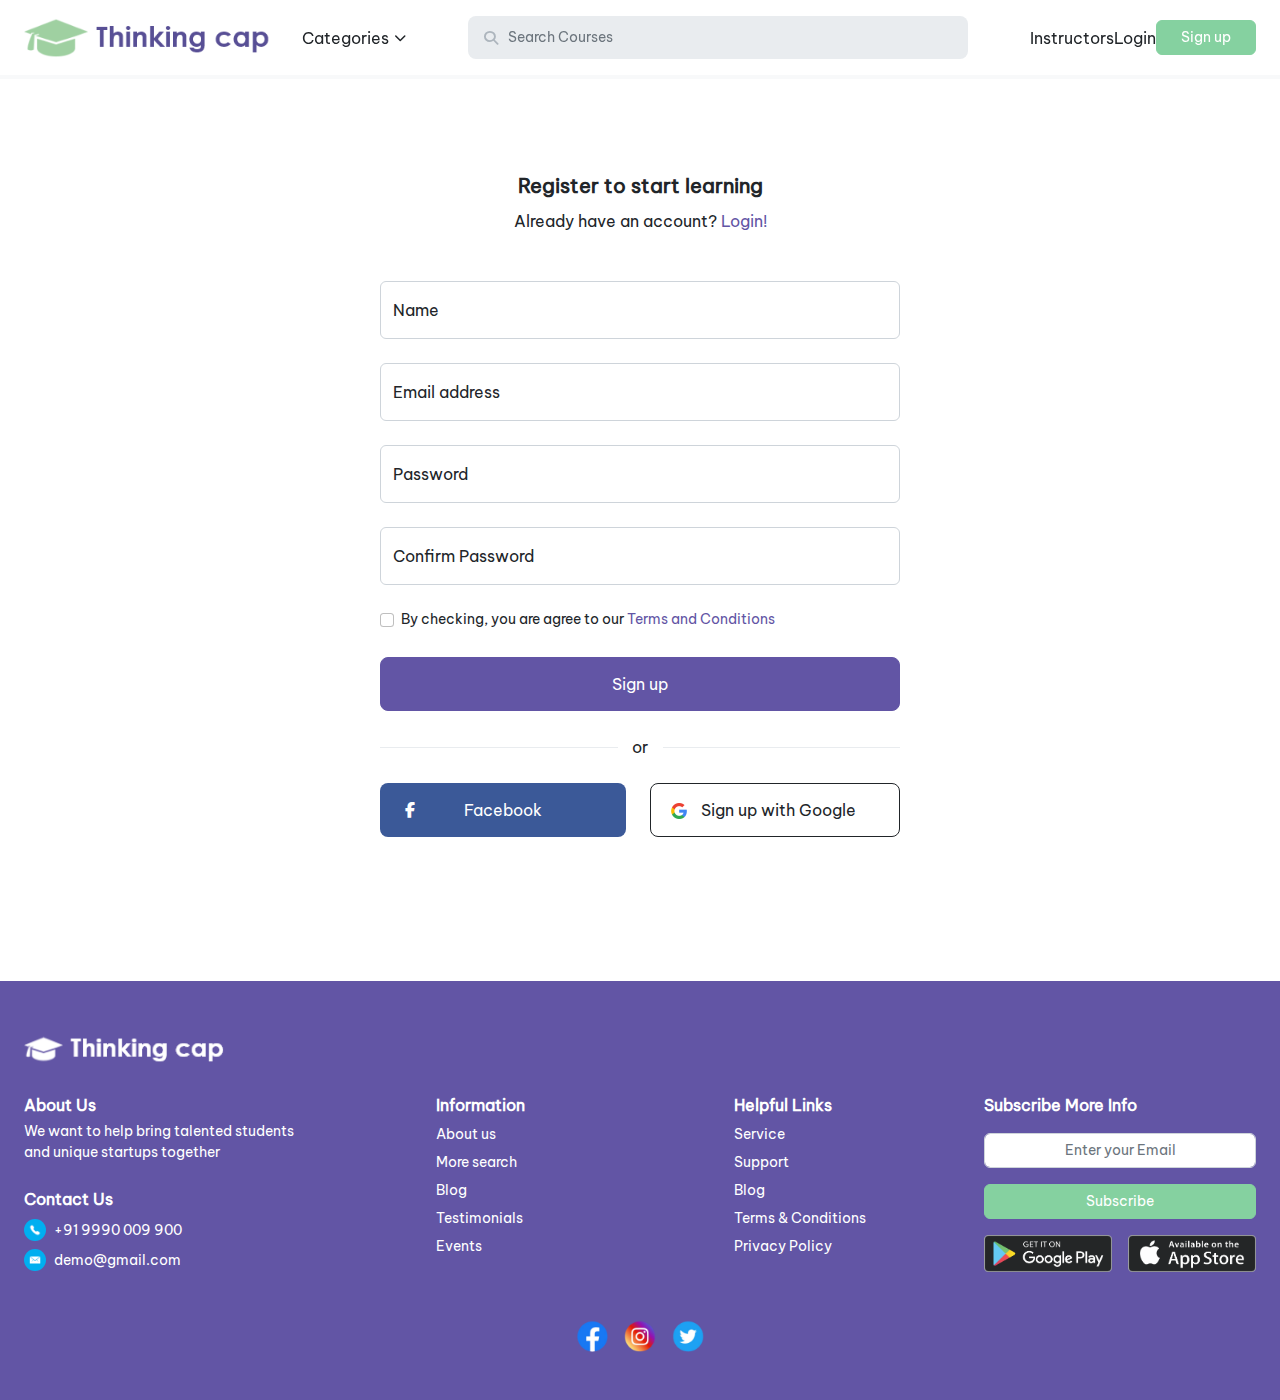
<file: src/signup.html>
<!DOCTYPE html>
<html lang="en">

<head>
    <meta charset="UTF-8">
    <meta http-equiv="X-UA-Compatible" content="IE=edge">
    <meta name="viewport" content="width=device-width, initial-scale=1.0">
    <meta name="theme-color" content="#6255a5" />
    <title>Document</title>
    <link rel="stylesheet" href="./assets/styles/style.min.css">
    <link rel="stylesheet" href="https://cdnjs.cloudflare.com/ajax/libs/font-awesome/6.2.0/css/all.min.css">
</head>

<body>

    <header>
        <div class="container-fluid px-4 position-relative">
            <div class="header-nav d-flex align-items-center">
                <div class="logo-container d-flex align-items-center">
                    <button class="btn outline-0 border-0 d-block nav-icon d-lg-none" type="button"
                        data-bs-toggle="offcanvas" data-bs-target="#asidebar" aria-controls="asidebar"><i
                            class="fa fa-bars"></i>
                    </button>
                    <img src="./assets/img/icons/logo.png" class="header-logo" alt="logo">
                </div>
                <div class="nav-item dropdown category-menu d-none d-lg-block">
                    <a class="nav-link dropdown-toggle" href="#" data-bs-toggle="dropdown" data-bs-auto-close="outside"
                        data-bs-offset="0,32">Categories</a>
                    <ul class="dropdown-menu">
                        <li><a class="dropdown-item" href="#">Health & Fitness</a></li>
                        <li><a class="dropdown-item" href="#">Business</a></li>
                        <li class="dropend">
                            <a href="#" class="dropdown-item dropdown-toggle" data-bs-toggle="dropdown"
                                data-bs-auto-close="outside" data-bs-display="static">Development</a>
                            <ul class="dropdown-menu">
                                <li><a class="dropdown-item" href=""> Data Science</a></li>
                                <li><a class="dropdown-item" href=""> Mobile Development</a></li>
                                <li><a class="dropdown-item" href=""> Software Testing</a></li>
                                <li class="dropend">
                                    <a href="#" class="dropdown-item dropdown-toggle" data-bs-toggle="dropdown"
                                        data-bs-auto-close="outside" data-bs-display="static">Web Development</a>
                                    <ul class="dropdown-menu">
                                        <li><a class="dropdown-item" href=""> Javascript</a></li>
                                        <li><a class="dropdown-item" href=""> Vue</a></li>
                                        <li><a class="dropdown-item" href=""> React</a></li>
                                        <li><a class="dropdown-item" href=""> Angular</a></li>
                                    </ul>
                                </li>
                                <li><a class="dropdown-item" href="">Development Tools</a></li>
                            </ul>
                        </li>
                    </ul>
                </div>
                <div class="header-search-bar">
                    <input class="form-control form-control-lg" placeholder="Search Courses" type="text">
                    <a class="btn outline-0 border-0 cursor-pointer search-btn"> <i class="fa fa-search"></i> </a>
                    <a class="btn outline-0 border-0 cursor-pointer close-btn"> <i class="fa fa-close"></i>
                    </a>
                </div>
                <div class="header-controls d-none d-lg-flex align-items-center flex-0-auto">
                    <a href="#" class="nav-link">Instructors</a>
                    <a href="#" class="nav-link">Login</a>
                    <a class="btn btn-secondary flex-0-auto" style="--bs-btn-padding-x: 1.5rem;" href="#">Sign up</a>
                </div>
            </div>
        </div>

        <aside class="asider-bar offcanvas offcanvas-start" tabindex="-1" id="asidebar">
            <div class="offcanvas-header">
                <button type="button" class="cls-btn outline-0 border-0" data-bs-dismiss="offcanvas"
                    data-bs-target="#asidebar" aria-label="Close"><i class="fa fa-close"></i></button>
            </div>
            <div class="offcanvas-body">
                <div class="auth-section">
                    <a class="d-block" href="">Login</a>
                    <a class="d-block" href="">Signup</a>
                </div>
                <hr>
                <a href="#">Instructors</a>
                <hr>
                <div class="mb-2">Categories</div>
                <div class="page-header">
                    <nav>
                        <div class="menu-wrapper is-visible">
                            <div class="list-wrapper">
                                <ul class="menu level-1">
                                    <li>
                                        <a href="" class="nested">Web Development</a>
                                        <ul class="sub-menu level-2">
                                            <li>
                                                <a href="" class="nested">Javascript</a>
                                                <ul class="sub-menu level-3">
                                                    <li> <a href="">React</a> </li>
                                                    <li> <a href="">Vue</a> </li>
                                                    <li> <a href="">Angular</a> </li>
                                                </ul>
                                            </li>
                                            <li>
                                                <a href="">Course Materials</a>
                                            </li>
                                        </ul>
                                    </li>
                                    <li>
                                        <a href="" class="nested">Mobile Development</a>
                                        <ul class="sub-menu level-2">
                                            <li>
                                                <a href="">Unity</a>
                                            </li>
                                            <li>
                                                <a href="">3D Game Development</a>
                                            </li>
                                        </ul>
                                    </li>
                                    <li>
                                        <a href="">IT Certifications</a>
                                    </li>
                                    <li>
                                        <a href="">Lorem ipsum dolor sit amet consectetur adipisicing elit. Libero vel
                                            sequi nobis atque, laudantium perspiciatis!</a>
                                    </li>
                                </ul>
                            </div>
                            <div class="list-wrapper">
                                <button type="button" class="back-one-level mb-2 ps-0">
                                    <i class="fa fa-arrow-left f-12"></i>
                                    <span class="text-start small text-truncate" />
                                </button>
                                <div class="sub-menu-wrapper"></div>
                            </div>
                            <div class="list-wrapper">
                                <button type="button" class="back-one-level mb-2 ps-0">
                                    <i class="fa fa-arrow-left f-12"></i>
                                    <span class="text-start small text-truncate" />
                                </button>
                                <div class="sub-menu-wrapper"></div>
                            </div>
                        </div>
                    </nav>
                </div>
            </div>
        </aside>
    </header>

    <main>
        <div class="login-page">
            <div class="container-xxl px-4">
                <div class="auth-block py-5 my-5">
                    <p class="text-center fs-5 fw-bold mb-2">Register to start learning</p>
                    <p class="text-center">Already have an account? <a class="text-decoration-none" href="#">Login!</a>
                    </p>
                    <form action="" class="my-5">
                        <div class="form-floating mb-4">
                            <input type="text" class="form-control" id="user-name" placeholder="Name">
                            <label for="user-name">Name</label>
                        </div>
                        <div class="form-floating mb-4">
                            <input type="email" class="form-control" id="email-addr" placeholder="Email address">
                            <label for="email-addr">Email address</label>
                        </div>
                        <div class="form-floating mb-4">
                            <input type="password" class="form-control" id="auth-pass" placeholder="Password">
                            <label for="auth-pass">Password</label>
                        </div>
                        <div class="form-floating">
                            <input type="password" class="form-control" id="auth-pass-confirm"
                                placeholder="Confirm Password">
                            <label for="auth-pass-confirm">Confirm Password</label>
                        </div>
                        <div class="my-4 small">
                            <div class="form-check">
                                <input class="form-check-input" type="checkbox" value="" id="accept-terms">
                                <label class="form-check-label" for="accept-terms">
                                    By checking, you are agree to our <a href="#" class="text-decoration-none">Terms and
                                        Conditions</a>
                                </label>
                            </div>
                        </div>
                        <div class="text-center">
                            <button type="button" class="btn btn-primary btn-lg w-100">Sign up</button>
                        </div>

                        <div class="text-wings my-4"><span>or</span></div>

                        <div class="text-center d-flex flex-column flex-md-row gap-4">
                            <button type="button" class="social-btn social-btn-fb btn-lg btn w-100">Facebook</button>
                            <button type="button"
                                class="social-btn social-btn-google btn-lg btn btn-outline-dark w-100 ps-4">Sign up
                                with Google</button>
                        </div>

                    </form>
                </div>
            </div>
        </div>
    </main>

    <footer class="py-4 py-sm-5">
        <div class="container-xxl px-4">
            <img src="./assets/img/icons/logo-white.png" class="footer-logo mb-4" alt="logo">
            <div class="row gx-lg-5 gy-4 gy-sm-5">
                <div class="order-1 col-12 col-md-6 col-xl-3">
                    <div class="row gy-4">
                        <div class="col-sm-6 col-md-12">
                            <p class="mb-1 fw-bold">About Us</p>
                            <p class="small mb-0">We want to help bring talented students and unique startups together
                            </p>
                        </div>
                        <div class="col-sm-6 col-md-12">
                            <p class="mb-2 fw-bold">Contact Us</p>
                            <div class="d-flex align-items-center gap-2 mb-2">
                                <span class="contact-rings">
                                    <img src="./assets/img/icons/phonecall.png" alt="logo">
                                </span>
                                <a class="text-white text-decoration-none small" href="tel:+919990009900">+91 9990 009
                                    900</a>
                            </div>
                            <div class="d-flex align-items-center gap-2">
                                <span class="contact-rings">
                                    <img src="./assets/img/icons/emailicon.png" alt="logo">
                                </span>
                                <a class="text-white text-decoration-none small"
                                    href="demo@gmail.com">demo@gmail.com</a>
                            </div>
                        </div>
                    </div>
                </div>
                <div
                    class="order-2 order-md-3 order-xl-2 col-sm-6 col-md-6 col-lg-6 col-xl-3 d-xl-flex justify-content-center">
                    <div class="footer-container">
                        <p class="mb-1 fw-bold">Information</p>
                        <div class="footer-links mb-1"><a href="#">About us</a></div>
                        <div class="footer-links mb-1"><a href="#">More search</a></div>
                        <div class="footer-links mb-1"><a href="#">Blog</a></div>
                        <div class="footer-links mb-1"><a href="#">Testimonials</a></div>
                        <div class="footer-links"><a href="#">Events</a></div>
                    </div>
                </div>
                <div
                    class="order-3 order-lg-4 order-xl-3 col-sm-6 col-md-6 col-lg-6 col-xl-3 d-xl-flex justify-content-center">
                    <div class="footer-container">
                        <p class="mb-1 fw-bold">Helpful Links</p>
                        <div class="footer-links mb-1"><a href="#">Service</a></div>
                        <div class="footer-links mb-1"><a href="#">Support</a></div>
                        <div class="footer-links mb-1"><a href="#">Blog</a></div>
                        <div class="footer-links mb-1"><a href="#">Terms & Conditions</a></div>
                        <div class="footer-links"><a href="#">Privacy Policy</a></div>
                    </div>
                </div>
                <div class="order-4 order-md-2 order-xl-4 col-12 col-md-6 col-lg-6 col-xl-3">
                    <div class="subscribe-block">
                        <p class="mb-3 fw-bold">Subscribe More Info</p>
                        <input class="form-control text-center" type="text" placeholder="Enter your Email">
                        <button type="button" class="btn btn-secondary w-100 mt-3">Subscribe</button>

                        <div class="row mt-3 gx-3 app-links">
                            <div class="col-6">
                                <a href="#"><img src="./assets/img/icons/playstore.png" class="w-100" alt="logo"></a>
                            </div>
                            <div class="col-6">
                                <a href="#"> <img src="./assets/img/icons/appstore.png" class="w-100" alt="logo"></a>
                            </div>
                        </div>
                    </div>
                </div>
                <div class="order-5 col-12">
                    <div class="d-flex justify-content-center gap-3 social-links">
                        <a href="#">
                            <img height="32" src="./assets/img/icons/fb-icon.png" alt="logo">
                        </a>
                        <a href="#">
                            <img height="32" src="./assets/img/icons/insta-icon.png" alt="logo">
                        </a>
                        <a href="#">
                            <img height="32" src="./assets/img/icons/twitter-icon.png" alt="logo">
                        </a>
                    </div>
                </div>
            </div>
        </div>
    </footer>

    <script src="./assets/js/bootstrap.js"></script>
    <script src="./assets/js/swiper.js"></script>
    <script src="./assets/js/slider-setup.js"></script>
    <script src="./assets/js/dropdown-setup.js"></script>
    <script src="./assets/js/mobile-category-menu.js"></script>
    <script src="./assets/js/searchbar-toggle.js"></script>
</body>

</html>
</file>
<file: src/assets/styles/style.min.css>
@font-face{font-family:font-regular;src:url("../fonts/BeVietnamPro-Regular.ttf")}/*!
   * Bootstrap  v5.2.2 (https://getbootstrap.com/)
   * Copyright 2011-2022 The Bootstrap Authors
   * Copyright 2011-2022 Twitter, Inc.
   * Licensed under MIT (https://github.com/twbs/bootstrap/blob/main/LICENSE)
   */:root{--bs-blue: #0d6efd;--bs-indigo: #6610f2;--bs-purple: #6f42c1;--bs-pink: #d63384;--bs-red: #dc3545;--bs-orange: #fd7e14;--bs-yellow: #ffc107;--bs-green: #198754;--bs-teal: #20c997;--bs-cyan: #0dcaf0;--bs-black: #000;--bs-white: #fff;--bs-gray: #6c757d;--bs-gray-dark: #343a40;--bs-gray-100: #f8f9fa;--bs-gray-200: #e9ecef;--bs-gray-300: #dee2e6;--bs-gray-400: #ced4da;--bs-gray-500: #adb5bd;--bs-gray-600: #6c757d;--bs-gray-700: #495057;--bs-gray-800: #343a40;--bs-gray-900: #212529;--bs-primary: #6255a5;--bs-secondary: #85d1a0;--bs-success: #198754;--bs-info: #0dcaf0;--bs-warning: #ffc107;--bs-danger: #dc3545;--bs-light: #f8f9fa;--bs-dark: #212529;--bs-primary-rgb: 98,85,165;--bs-secondary-rgb: 133,209,160;--bs-success-rgb: 25,135,84;--bs-info-rgb: 13,202,240;--bs-warning-rgb: 255,193,7;--bs-danger-rgb: 220,53,69;--bs-light-rgb: 248,249,250;--bs-dark-rgb: 33,37,41;--bs-white-rgb: 255,255,255;--bs-black-rgb: 0,0,0;--bs-body-color-rgb: 33,37,41;--bs-body-bg-rgb: 255,255,255;--bs-font-sans-serif: system-ui, -apple-system, "Segoe UI", Roboto, "Helvetica Neue", "Noto Sans", "Liberation Sans", Arial, sans-serif, "Apple Color Emoji", "Segoe UI Emoji", "Segoe UI Symbol", "Noto Color Emoji";--bs-font-monospace: SFMono-Regular, Menlo, Monaco, Consolas, "Liberation Mono", "Courier New", monospace;--bs-gradient: linear-gradient(180deg, rgba(255,255,255,0.15), rgba(255,255,255,0));--bs-body-font-family: font-regular;--bs-body-font-size:1rem;--bs-body-font-weight: 400;--bs-body-line-height: 1.5;--bs-body-color: #212529;--bs-body-bg: #fff;--bs-border-width: 1px;--bs-border-style: solid;--bs-border-color: #dee2e6;--bs-border-color-translucent: rgba(0,0,0,0.175);--bs-border-radius: .375rem;--bs-border-radius-sm: .25rem;--bs-border-radius-lg: .5rem;--bs-border-radius-xl: 1rem;--bs-border-radius-2xl: 2rem;--bs-border-radius-pill: 50rem;--bs-link-color: #6255a5;--bs-link-hover-color: #4e4484;--bs-code-color: #d63384;--bs-highlight-bg: #fff3cd}*,*::before,*::after{-webkit-box-sizing:border-box;box-sizing:border-box}@media (prefers-reduced-motion: no-preference){:root{scroll-behavior:smooth}}body{margin:0;font-family:var(--bs-body-font-family);font-size:var(--bs-body-font-size);font-weight:var(--bs-body-font-weight);line-height:var(--bs-body-line-height);color:var(--bs-body-color);text-align:var(--bs-body-text-align);background-color:var(--bs-body-bg);-webkit-text-size-adjust:100%;-webkit-tap-highlight-color:rgba(0,0,0,0)}hr{margin:1rem 0;color:inherit;border:0;border-top:1px solid;opacity:.25}h1,.h1,h2,.h2,h3,.h3,h4,.h4,h5,.h5,h6,.h6{margin-top:0;margin-bottom:.5rem;font-weight:500;line-height:1.2}h1,.h1{font-size:calc(1.375rem + 1.5vw)}@media (min-width: 1200px){h1,.h1{font-size:2.5rem}}h2,.h2{font-size:calc(1.325rem + .9vw)}@media (min-width: 1200px){h2,.h2{font-size:2rem}}h3,.h3{font-size:calc(1.3rem + .6vw)}@media (min-width: 1200px){h3,.h3{font-size:1.75rem}}h4,.h4{font-size:calc(1.275rem + .3vw)}@media (min-width: 1200px){h4,.h4{font-size:1.5rem}}h5,.h5{font-size:1.25rem}h6,.h6{font-size:1rem}p{margin-top:0;margin-bottom:1rem}abbr[title]{-webkit-text-decoration:underline dotted;text-decoration:underline dotted;cursor:help;text-decoration-skip-ink:none}address{margin-bottom:1rem;font-style:normal;line-height:inherit}ol,ul{padding-left:2rem}ol,ul,dl{margin-top:0;margin-bottom:1rem}ol ol,ul ul,ol ul,ul ol{margin-bottom:0}dt{font-weight:700}dd{margin-bottom:.5rem;margin-left:0}blockquote{margin:0 0 1rem}b,strong{font-weight:bolder}small,.small{font-size:.875em}mark,.mark{padding:.1875em;background-color:var(--bs-highlight-bg)}sub,sup{position:relative;font-size:.75em;line-height:0;vertical-align:baseline}sub{bottom:-.25em}sup{top:-.5em}a{color:var(--bs-link-color);text-decoration:underline}a:hover{color:var(--bs-link-hover-color)}a:not([href]):not([class]),a:not([href]):not([class]):hover{color:inherit;text-decoration:none}pre,code,kbd,samp{font-family:var(--bs-font-monospace);font-size:1em}pre{display:block;margin-top:0;margin-bottom:1rem;overflow:auto;font-size:.875em}pre code{font-size:inherit;color:inherit;word-break:normal}code{font-size:.875em;color:var(--bs-code-color);word-wrap:break-word}a>code{color:inherit}kbd{padding:.1875rem .375rem;font-size:.875em;color:var(--bs-body-bg);background-color:var(--bs-body-color);border-radius:.25rem}kbd kbd{padding:0;font-size:1em}figure{margin:0 0 1rem}img,svg{vertical-align:middle}table{caption-side:bottom;border-collapse:collapse}caption{padding-top:.5rem;padding-bottom:.5rem;color:#6c757d;text-align:left}th{text-align:inherit;text-align:-webkit-match-parent}thead,tbody,tfoot,tr,td,th{border-color:inherit;border-style:solid;border-width:0}label{display:inline-block}button{border-radius:0}button:focus:not(:focus-visible){outline:0}input,button,select,optgroup,textarea{margin:0;font-family:inherit;font-size:inherit;line-height:inherit}button,select{text-transform:none}[role="button"]{cursor:pointer}select{word-wrap:normal}select:disabled{opacity:1}[list]:not([type="date"]):not([type="datetime-local"]):not([type="month"]):not([type="week"]):not([type="time"])::-webkit-calendar-picker-indicator{display:none !important}button,[type="button"],[type="reset"],[type="submit"]{-webkit-appearance:button}button:not(:disabled),[type="button"]:not(:disabled),[type="reset"]:not(:disabled),[type="submit"]:not(:disabled){cursor:pointer}::-moz-focus-inner{padding:0;border-style:none}textarea{resize:vertical}fieldset{min-width:0;padding:0;margin:0;border:0}legend{float:left;width:100%;padding:0;margin-bottom:.5rem;font-size:calc(1.275rem + .3vw);line-height:inherit}@media (min-width: 1200px){legend{font-size:1.5rem}}legend+*{clear:left}::-webkit-datetime-edit-fields-wrapper,::-webkit-datetime-edit-text,::-webkit-datetime-edit-minute,::-webkit-datetime-edit-hour-field,::-webkit-datetime-edit-day-field,::-webkit-datetime-edit-month-field,::-webkit-datetime-edit-year-field{padding:0}::-webkit-inner-spin-button{height:auto}[type="search"]{outline-offset:-2px;-webkit-appearance:textfield}::-webkit-search-decoration{-webkit-appearance:none}::-webkit-color-swatch-wrapper{padding:0}::file-selector-button{font:inherit;-webkit-appearance:button}output{display:inline-block}iframe{border:0}summary{display:list-item;cursor:pointer}progress{vertical-align:baseline}[hidden]{display:none !important}.lead{font-size:1.25rem;font-weight:300}.display-1{font-size:calc(1.625rem + 4.5vw);font-weight:300;line-height:1.2}@media (min-width: 1200px){.display-1{font-size:5rem}}.display-2{font-size:calc(1.575rem + 3.9vw);font-weight:300;line-height:1.2}@media (min-width: 1200px){.display-2{font-size:4.5rem}}.display-3{font-size:calc(1.525rem + 3.3vw);font-weight:300;line-height:1.2}@media (min-width: 1200px){.display-3{font-size:4rem}}.display-4{font-size:calc(1.475rem + 2.7vw);font-weight:300;line-height:1.2}@media (min-width: 1200px){.display-4{font-size:3.5rem}}.display-5{font-size:calc(1.425rem + 2.1vw);font-weight:300;line-height:1.2}@media (min-width: 1200px){.display-5{font-size:3rem}}.display-6{font-size:calc(1.375rem + 1.5vw);font-weight:300;line-height:1.2}@media (min-width: 1200px){.display-6{font-size:2.5rem}}.list-unstyled{padding-left:0;list-style:none}.list-inline{padding-left:0;list-style:none}.list-inline-item{display:inline-block}.list-inline-item:not(:last-child){margin-right:.5rem}.initialism{font-size:.875em;text-transform:uppercase}.blockquote{margin-bottom:1rem;font-size:1.25rem}.blockquote>:last-child{margin-bottom:0}.blockquote-footer{margin-top:-1rem;margin-bottom:1rem;font-size:.875em;color:#6c757d}.blockquote-footer::before{content:"\2014\00A0"}.img-fluid{max-width:100%;height:auto}.img-thumbnail{padding:.25rem;background-color:#fff;border:1px solid var(--bs-border-color);border-radius:.375rem;max-width:100%;height:auto}.figure{display:inline-block}.figure-img{margin-bottom:.5rem;line-height:1}.figure-caption{font-size:.875em;color:#6c757d}.container,.container-fluid,.container-sm,.container-md,.container-lg,.container-xl,.container-xxl{--bs-gutter-x: 1.5rem;--bs-gutter-y: 0;width:100%;padding-right:calc(var(--bs-gutter-x) * .5);padding-left:calc(var(--bs-gutter-x) * .5);margin-right:auto;margin-left:auto}@media (min-width: 576px){.container,.container-sm{max-width:540px}}@media (min-width: 768px){.container,.container-sm,.container-md{max-width:720px}}@media (min-width: 992px){.container,.container-sm,.container-md,.container-lg{max-width:960px}}@media (min-width: 1200px){.container,.container-sm,.container-md,.container-lg,.container-xl{max-width:1140px}}@media (min-width: 1400px){.container,.container-sm,.container-md,.container-lg,.container-xl,.container-xxl{max-width:1320px}}.row{--bs-gutter-x: 1.5rem;--bs-gutter-y: 0;display:-webkit-box;display:-ms-flexbox;display:flex;-ms-flex-wrap:wrap;flex-wrap:wrap;margin-top:calc(-1 * var(--bs-gutter-y));margin-right:calc(-.5 * var(--bs-gutter-x));margin-left:calc(-.5 * var(--bs-gutter-x))}.row>*{-ms-flex-negative:0;flex-shrink:0;width:100%;max-width:100%;padding-right:calc(var(--bs-gutter-x) * .5);padding-left:calc(var(--bs-gutter-x) * .5);margin-top:var(--bs-gutter-y)}.col{-webkit-box-flex:1;-ms-flex:1 0 0%;flex:1 0 0%}.row-cols-auto>*{-webkit-box-flex:0;-ms-flex:0 0 auto;flex:0 0 auto;width:auto}.row-cols-1>*{-webkit-box-flex:0;-ms-flex:0 0 auto;flex:0 0 auto;width:100%}.row-cols-2>*{-webkit-box-flex:0;-ms-flex:0 0 auto;flex:0 0 auto;width:50%}.row-cols-3>*{-webkit-box-flex:0;-ms-flex:0 0 auto;flex:0 0 auto;width:33.33333%}.row-cols-4>*{-webkit-box-flex:0;-ms-flex:0 0 auto;flex:0 0 auto;width:25%}.row-cols-5>*{-webkit-box-flex:0;-ms-flex:0 0 auto;flex:0 0 auto;width:20%}.row-cols-6>*{-webkit-box-flex:0;-ms-flex:0 0 auto;flex:0 0 auto;width:16.66667%}.col-auto{-webkit-box-flex:0;-ms-flex:0 0 auto;flex:0 0 auto;width:auto}.col-1{-webkit-box-flex:0;-ms-flex:0 0 auto;flex:0 0 auto;width:8.33333%}.col-2{-webkit-box-flex:0;-ms-flex:0 0 auto;flex:0 0 auto;width:16.66667%}.col-3{-webkit-box-flex:0;-ms-flex:0 0 auto;flex:0 0 auto;width:25%}.col-4{-webkit-box-flex:0;-ms-flex:0 0 auto;flex:0 0 auto;width:33.33333%}.col-5{-webkit-box-flex:0;-ms-flex:0 0 auto;flex:0 0 auto;width:41.66667%}.col-6{-webkit-box-flex:0;-ms-flex:0 0 auto;flex:0 0 auto;width:50%}.col-7{-webkit-box-flex:0;-ms-flex:0 0 auto;flex:0 0 auto;width:58.33333%}.col-8{-webkit-box-flex:0;-ms-flex:0 0 auto;flex:0 0 auto;width:66.66667%}.col-9{-webkit-box-flex:0;-ms-flex:0 0 auto;flex:0 0 auto;width:75%}.col-10{-webkit-box-flex:0;-ms-flex:0 0 auto;flex:0 0 auto;width:83.33333%}.col-11{-webkit-box-flex:0;-ms-flex:0 0 auto;flex:0 0 auto;width:91.66667%}.col-12{-webkit-box-flex:0;-ms-flex:0 0 auto;flex:0 0 auto;width:100%}.offset-1{margin-left:8.33333%}.offset-2{margin-left:16.66667%}.offset-3{margin-left:25%}.offset-4{margin-left:33.33333%}.offset-5{margin-left:41.66667%}.offset-6{margin-left:50%}.offset-7{margin-left:58.33333%}.offset-8{margin-left:66.66667%}.offset-9{margin-left:75%}.offset-10{margin-left:83.33333%}.offset-11{margin-left:91.66667%}.g-0,.gx-0{--bs-gutter-x: 0}.g-0,.gy-0{--bs-gutter-y: 0}.g-1,.gx-1{--bs-gutter-x: .25rem}.g-1,.gy-1{--bs-gutter-y: .25rem}.g-2,.gx-2{--bs-gutter-x: .5rem}.g-2,.gy-2{--bs-gutter-y: .5rem}.g-3,.gx-3{--bs-gutter-x: 1rem}.g-3,.gy-3{--bs-gutter-y: 1rem}.g-4,.gx-4{--bs-gutter-x: 1.5rem}.g-4,.gy-4{--bs-gutter-y: 1.5rem}.g-5,.gx-5{--bs-gutter-x: 3rem}.g-5,.gy-5{--bs-gutter-y: 3rem}@media (min-width: 576px){.col-sm{-webkit-box-flex:1;-ms-flex:1 0 0%;flex:1 0 0%}.row-cols-sm-auto>*{-webkit-box-flex:0;-ms-flex:0 0 auto;flex:0 0 auto;width:auto}.row-cols-sm-1>*{-webkit-box-flex:0;-ms-flex:0 0 auto;flex:0 0 auto;width:100%}.row-cols-sm-2>*{-webkit-box-flex:0;-ms-flex:0 0 auto;flex:0 0 auto;width:50%}.row-cols-sm-3>*{-webkit-box-flex:0;-ms-flex:0 0 auto;flex:0 0 auto;width:33.33333%}.row-cols-sm-4>*{-webkit-box-flex:0;-ms-flex:0 0 auto;flex:0 0 auto;width:25%}.row-cols-sm-5>*{-webkit-box-flex:0;-ms-flex:0 0 auto;flex:0 0 auto;width:20%}.row-cols-sm-6>*{-webkit-box-flex:0;-ms-flex:0 0 auto;flex:0 0 auto;width:16.66667%}.col-sm-auto{-webkit-box-flex:0;-ms-flex:0 0 auto;flex:0 0 auto;width:auto}.col-sm-1{-webkit-box-flex:0;-ms-flex:0 0 auto;flex:0 0 auto;width:8.33333%}.col-sm-2{-webkit-box-flex:0;-ms-flex:0 0 auto;flex:0 0 auto;width:16.66667%}.col-sm-3{-webkit-box-flex:0;-ms-flex:0 0 auto;flex:0 0 auto;width:25%}.col-sm-4{-webkit-box-flex:0;-ms-flex:0 0 auto;flex:0 0 auto;width:33.33333%}.col-sm-5{-webkit-box-flex:0;-ms-flex:0 0 auto;flex:0 0 auto;width:41.66667%}.col-sm-6{-webkit-box-flex:0;-ms-flex:0 0 auto;flex:0 0 auto;width:50%}.col-sm-7{-webkit-box-flex:0;-ms-flex:0 0 auto;flex:0 0 auto;width:58.33333%}.col-sm-8{-webkit-box-flex:0;-ms-flex:0 0 auto;flex:0 0 auto;width:66.66667%}.col-sm-9{-webkit-box-flex:0;-ms-flex:0 0 auto;flex:0 0 auto;width:75%}.col-sm-10{-webkit-box-flex:0;-ms-flex:0 0 auto;flex:0 0 auto;width:83.33333%}.col-sm-11{-webkit-box-flex:0;-ms-flex:0 0 auto;flex:0 0 auto;width:91.66667%}.col-sm-12{-webkit-box-flex:0;-ms-flex:0 0 auto;flex:0 0 auto;width:100%}.offset-sm-0{margin-left:0}.offset-sm-1{margin-left:8.33333%}.offset-sm-2{margin-left:16.66667%}.offset-sm-3{margin-left:25%}.offset-sm-4{margin-left:33.33333%}.offset-sm-5{margin-left:41.66667%}.offset-sm-6{margin-left:50%}.offset-sm-7{margin-left:58.33333%}.offset-sm-8{margin-left:66.66667%}.offset-sm-9{margin-left:75%}.offset-sm-10{margin-left:83.33333%}.offset-sm-11{margin-left:91.66667%}.g-sm-0,.gx-sm-0{--bs-gutter-x: 0}.g-sm-0,.gy-sm-0{--bs-gutter-y: 0}.g-sm-1,.gx-sm-1{--bs-gutter-x: .25rem}.g-sm-1,.gy-sm-1{--bs-gutter-y: .25rem}.g-sm-2,.gx-sm-2{--bs-gutter-x: .5rem}.g-sm-2,.gy-sm-2{--bs-gutter-y: .5rem}.g-sm-3,.gx-sm-3{--bs-gutter-x: 1rem}.g-sm-3,.gy-sm-3{--bs-gutter-y: 1rem}.g-sm-4,.gx-sm-4{--bs-gutter-x: 1.5rem}.g-sm-4,.gy-sm-4{--bs-gutter-y: 1.5rem}.g-sm-5,.gx-sm-5{--bs-gutter-x: 3rem}.g-sm-5,.gy-sm-5{--bs-gutter-y: 3rem}}@media (min-width: 768px){.col-md{-webkit-box-flex:1;-ms-flex:1 0 0%;flex:1 0 0%}.row-cols-md-auto>*{-webkit-box-flex:0;-ms-flex:0 0 auto;flex:0 0 auto;width:auto}.row-cols-md-1>*{-webkit-box-flex:0;-ms-flex:0 0 auto;flex:0 0 auto;width:100%}.row-cols-md-2>*{-webkit-box-flex:0;-ms-flex:0 0 auto;flex:0 0 auto;width:50%}.row-cols-md-3>*{-webkit-box-flex:0;-ms-flex:0 0 auto;flex:0 0 auto;width:33.33333%}.row-cols-md-4>*{-webkit-box-flex:0;-ms-flex:0 0 auto;flex:0 0 auto;width:25%}.row-cols-md-5>*{-webkit-box-flex:0;-ms-flex:0 0 auto;flex:0 0 auto;width:20%}.row-cols-md-6>*{-webkit-box-flex:0;-ms-flex:0 0 auto;flex:0 0 auto;width:16.66667%}.col-md-auto{-webkit-box-flex:0;-ms-flex:0 0 auto;flex:0 0 auto;width:auto}.col-md-1{-webkit-box-flex:0;-ms-flex:0 0 auto;flex:0 0 auto;width:8.33333%}.col-md-2{-webkit-box-flex:0;-ms-flex:0 0 auto;flex:0 0 auto;width:16.66667%}.col-md-3{-webkit-box-flex:0;-ms-flex:0 0 auto;flex:0 0 auto;width:25%}.col-md-4{-webkit-box-flex:0;-ms-flex:0 0 auto;flex:0 0 auto;width:33.33333%}.col-md-5{-webkit-box-flex:0;-ms-flex:0 0 auto;flex:0 0 auto;width:41.66667%}.col-md-6{-webkit-box-flex:0;-ms-flex:0 0 auto;flex:0 0 auto;width:50%}.col-md-7{-webkit-box-flex:0;-ms-flex:0 0 auto;flex:0 0 auto;width:58.33333%}.col-md-8{-webkit-box-flex:0;-ms-flex:0 0 auto;flex:0 0 auto;width:66.66667%}.col-md-9{-webkit-box-flex:0;-ms-flex:0 0 auto;flex:0 0 auto;width:75%}.col-md-10{-webkit-box-flex:0;-ms-flex:0 0 auto;flex:0 0 auto;width:83.33333%}.col-md-11{-webkit-box-flex:0;-ms-flex:0 0 auto;flex:0 0 auto;width:91.66667%}.col-md-12{-webkit-box-flex:0;-ms-flex:0 0 auto;flex:0 0 auto;width:100%}.offset-md-0{margin-left:0}.offset-md-1{margin-left:8.33333%}.offset-md-2{margin-left:16.66667%}.offset-md-3{margin-left:25%}.offset-md-4{margin-left:33.33333%}.offset-md-5{margin-left:41.66667%}.offset-md-6{margin-left:50%}.offset-md-7{margin-left:58.33333%}.offset-md-8{margin-left:66.66667%}.offset-md-9{margin-left:75%}.offset-md-10{margin-left:83.33333%}.offset-md-11{margin-left:91.66667%}.g-md-0,.gx-md-0{--bs-gutter-x: 0}.g-md-0,.gy-md-0{--bs-gutter-y: 0}.g-md-1,.gx-md-1{--bs-gutter-x: .25rem}.g-md-1,.gy-md-1{--bs-gutter-y: .25rem}.g-md-2,.gx-md-2{--bs-gutter-x: .5rem}.g-md-2,.gy-md-2{--bs-gutter-y: .5rem}.g-md-3,.gx-md-3{--bs-gutter-x: 1rem}.g-md-3,.gy-md-3{--bs-gutter-y: 1rem}.g-md-4,.gx-md-4{--bs-gutter-x: 1.5rem}.g-md-4,.gy-md-4{--bs-gutter-y: 1.5rem}.g-md-5,.gx-md-5{--bs-gutter-x: 3rem}.g-md-5,.gy-md-5{--bs-gutter-y: 3rem}}@media (min-width: 992px){.col-lg{-webkit-box-flex:1;-ms-flex:1 0 0%;flex:1 0 0%}.row-cols-lg-auto>*{-webkit-box-flex:0;-ms-flex:0 0 auto;flex:0 0 auto;width:auto}.row-cols-lg-1>*{-webkit-box-flex:0;-ms-flex:0 0 auto;flex:0 0 auto;width:100%}.row-cols-lg-2>*{-webkit-box-flex:0;-ms-flex:0 0 auto;flex:0 0 auto;width:50%}.row-cols-lg-3>*{-webkit-box-flex:0;-ms-flex:0 0 auto;flex:0 0 auto;width:33.33333%}.row-cols-lg-4>*{-webkit-box-flex:0;-ms-flex:0 0 auto;flex:0 0 auto;width:25%}.row-cols-lg-5>*{-webkit-box-flex:0;-ms-flex:0 0 auto;flex:0 0 auto;width:20%}.row-cols-lg-6>*{-webkit-box-flex:0;-ms-flex:0 0 auto;flex:0 0 auto;width:16.66667%}.col-lg-auto{-webkit-box-flex:0;-ms-flex:0 0 auto;flex:0 0 auto;width:auto}.col-lg-1{-webkit-box-flex:0;-ms-flex:0 0 auto;flex:0 0 auto;width:8.33333%}.col-lg-2{-webkit-box-flex:0;-ms-flex:0 0 auto;flex:0 0 auto;width:16.66667%}.col-lg-3{-webkit-box-flex:0;-ms-flex:0 0 auto;flex:0 0 auto;width:25%}.col-lg-4{-webkit-box-flex:0;-ms-flex:0 0 auto;flex:0 0 auto;width:33.33333%}.col-lg-5{-webkit-box-flex:0;-ms-flex:0 0 auto;flex:0 0 auto;width:41.66667%}.col-lg-6{-webkit-box-flex:0;-ms-flex:0 0 auto;flex:0 0 auto;width:50%}.col-lg-7{-webkit-box-flex:0;-ms-flex:0 0 auto;flex:0 0 auto;width:58.33333%}.col-lg-8{-webkit-box-flex:0;-ms-flex:0 0 auto;flex:0 0 auto;width:66.66667%}.col-lg-9{-webkit-box-flex:0;-ms-flex:0 0 auto;flex:0 0 auto;width:75%}.col-lg-10{-webkit-box-flex:0;-ms-flex:0 0 auto;flex:0 0 auto;width:83.33333%}.col-lg-11{-webkit-box-flex:0;-ms-flex:0 0 auto;flex:0 0 auto;width:91.66667%}.col-lg-12{-webkit-box-flex:0;-ms-flex:0 0 auto;flex:0 0 auto;width:100%}.offset-lg-0{margin-left:0}.offset-lg-1{margin-left:8.33333%}.offset-lg-2{margin-left:16.66667%}.offset-lg-3{margin-left:25%}.offset-lg-4{margin-left:33.33333%}.offset-lg-5{margin-left:41.66667%}.offset-lg-6{margin-left:50%}.offset-lg-7{margin-left:58.33333%}.offset-lg-8{margin-left:66.66667%}.offset-lg-9{margin-left:75%}.offset-lg-10{margin-left:83.33333%}.offset-lg-11{margin-left:91.66667%}.g-lg-0,.gx-lg-0{--bs-gutter-x: 0}.g-lg-0,.gy-lg-0{--bs-gutter-y: 0}.g-lg-1,.gx-lg-1{--bs-gutter-x: .25rem}.g-lg-1,.gy-lg-1{--bs-gutter-y: .25rem}.g-lg-2,.gx-lg-2{--bs-gutter-x: .5rem}.g-lg-2,.gy-lg-2{--bs-gutter-y: .5rem}.g-lg-3,.gx-lg-3{--bs-gutter-x: 1rem}.g-lg-3,.gy-lg-3{--bs-gutter-y: 1rem}.g-lg-4,.gx-lg-4{--bs-gutter-x: 1.5rem}.g-lg-4,.gy-lg-4{--bs-gutter-y: 1.5rem}.g-lg-5,.gx-lg-5{--bs-gutter-x: 3rem}.g-lg-5,.gy-lg-5{--bs-gutter-y: 3rem}}@media (min-width: 1200px){.col-xl{-webkit-box-flex:1;-ms-flex:1 0 0%;flex:1 0 0%}.row-cols-xl-auto>*{-webkit-box-flex:0;-ms-flex:0 0 auto;flex:0 0 auto;width:auto}.row-cols-xl-1>*{-webkit-box-flex:0;-ms-flex:0 0 auto;flex:0 0 auto;width:100%}.row-cols-xl-2>*{-webkit-box-flex:0;-ms-flex:0 0 auto;flex:0 0 auto;width:50%}.row-cols-xl-3>*{-webkit-box-flex:0;-ms-flex:0 0 auto;flex:0 0 auto;width:33.33333%}.row-cols-xl-4>*{-webkit-box-flex:0;-ms-flex:0 0 auto;flex:0 0 auto;width:25%}.row-cols-xl-5>*{-webkit-box-flex:0;-ms-flex:0 0 auto;flex:0 0 auto;width:20%}.row-cols-xl-6>*{-webkit-box-flex:0;-ms-flex:0 0 auto;flex:0 0 auto;width:16.66667%}.col-xl-auto{-webkit-box-flex:0;-ms-flex:0 0 auto;flex:0 0 auto;width:auto}.col-xl-1{-webkit-box-flex:0;-ms-flex:0 0 auto;flex:0 0 auto;width:8.33333%}.col-xl-2{-webkit-box-flex:0;-ms-flex:0 0 auto;flex:0 0 auto;width:16.66667%}.col-xl-3{-webkit-box-flex:0;-ms-flex:0 0 auto;flex:0 0 auto;width:25%}.col-xl-4{-webkit-box-flex:0;-ms-flex:0 0 auto;flex:0 0 auto;width:33.33333%}.col-xl-5{-webkit-box-flex:0;-ms-flex:0 0 auto;flex:0 0 auto;width:41.66667%}.col-xl-6{-webkit-box-flex:0;-ms-flex:0 0 auto;flex:0 0 auto;width:50%}.col-xl-7{-webkit-box-flex:0;-ms-flex:0 0 auto;flex:0 0 auto;width:58.33333%}.col-xl-8{-webkit-box-flex:0;-ms-flex:0 0 auto;flex:0 0 auto;width:66.66667%}.col-xl-9{-webkit-box-flex:0;-ms-flex:0 0 auto;flex:0 0 auto;width:75%}.col-xl-10{-webkit-box-flex:0;-ms-flex:0 0 auto;flex:0 0 auto;width:83.33333%}.col-xl-11{-webkit-box-flex:0;-ms-flex:0 0 auto;flex:0 0 auto;width:91.66667%}.col-xl-12{-webkit-box-flex:0;-ms-flex:0 0 auto;flex:0 0 auto;width:100%}.offset-xl-0{margin-left:0}.offset-xl-1{margin-left:8.33333%}.offset-xl-2{margin-left:16.66667%}.offset-xl-3{margin-left:25%}.offset-xl-4{margin-left:33.33333%}.offset-xl-5{margin-left:41.66667%}.offset-xl-6{margin-left:50%}.offset-xl-7{margin-left:58.33333%}.offset-xl-8{margin-left:66.66667%}.offset-xl-9{margin-left:75%}.offset-xl-10{margin-left:83.33333%}.offset-xl-11{margin-left:91.66667%}.g-xl-0,.gx-xl-0{--bs-gutter-x: 0}.g-xl-0,.gy-xl-0{--bs-gutter-y: 0}.g-xl-1,.gx-xl-1{--bs-gutter-x: .25rem}.g-xl-1,.gy-xl-1{--bs-gutter-y: .25rem}.g-xl-2,.gx-xl-2{--bs-gutter-x: .5rem}.g-xl-2,.gy-xl-2{--bs-gutter-y: .5rem}.g-xl-3,.gx-xl-3{--bs-gutter-x: 1rem}.g-xl-3,.gy-xl-3{--bs-gutter-y: 1rem}.g-xl-4,.gx-xl-4{--bs-gutter-x: 1.5rem}.g-xl-4,.gy-xl-4{--bs-gutter-y: 1.5rem}.g-xl-5,.gx-xl-5{--bs-gutter-x: 3rem}.g-xl-5,.gy-xl-5{--bs-gutter-y: 3rem}}@media (min-width: 1400px){.col-xxl{-webkit-box-flex:1;-ms-flex:1 0 0%;flex:1 0 0%}.row-cols-xxl-auto>*{-webkit-box-flex:0;-ms-flex:0 0 auto;flex:0 0 auto;width:auto}.row-cols-xxl-1>*{-webkit-box-flex:0;-ms-flex:0 0 auto;flex:0 0 auto;width:100%}.row-cols-xxl-2>*{-webkit-box-flex:0;-ms-flex:0 0 auto;flex:0 0 auto;width:50%}.row-cols-xxl-3>*{-webkit-box-flex:0;-ms-flex:0 0 auto;flex:0 0 auto;width:33.33333%}.row-cols-xxl-4>*{-webkit-box-flex:0;-ms-flex:0 0 auto;flex:0 0 auto;width:25%}.row-cols-xxl-5>*{-webkit-box-flex:0;-ms-flex:0 0 auto;flex:0 0 auto;width:20%}.row-cols-xxl-6>*{-webkit-box-flex:0;-ms-flex:0 0 auto;flex:0 0 auto;width:16.66667%}.col-xxl-auto{-webkit-box-flex:0;-ms-flex:0 0 auto;flex:0 0 auto;width:auto}.col-xxl-1{-webkit-box-flex:0;-ms-flex:0 0 auto;flex:0 0 auto;width:8.33333%}.col-xxl-2{-webkit-box-flex:0;-ms-flex:0 0 auto;flex:0 0 auto;width:16.66667%}.col-xxl-3{-webkit-box-flex:0;-ms-flex:0 0 auto;flex:0 0 auto;width:25%}.col-xxl-4{-webkit-box-flex:0;-ms-flex:0 0 auto;flex:0 0 auto;width:33.33333%}.col-xxl-5{-webkit-box-flex:0;-ms-flex:0 0 auto;flex:0 0 auto;width:41.66667%}.col-xxl-6{-webkit-box-flex:0;-ms-flex:0 0 auto;flex:0 0 auto;width:50%}.col-xxl-7{-webkit-box-flex:0;-ms-flex:0 0 auto;flex:0 0 auto;width:58.33333%}.col-xxl-8{-webkit-box-flex:0;-ms-flex:0 0 auto;flex:0 0 auto;width:66.66667%}.col-xxl-9{-webkit-box-flex:0;-ms-flex:0 0 auto;flex:0 0 auto;width:75%}.col-xxl-10{-webkit-box-flex:0;-ms-flex:0 0 auto;flex:0 0 auto;width:83.33333%}.col-xxl-11{-webkit-box-flex:0;-ms-flex:0 0 auto;flex:0 0 auto;width:91.66667%}.col-xxl-12{-webkit-box-flex:0;-ms-flex:0 0 auto;flex:0 0 auto;width:100%}.offset-xxl-0{margin-left:0}.offset-xxl-1{margin-left:8.33333%}.offset-xxl-2{margin-left:16.66667%}.offset-xxl-3{margin-left:25%}.offset-xxl-4{margin-left:33.33333%}.offset-xxl-5{margin-left:41.66667%}.offset-xxl-6{margin-left:50%}.offset-xxl-7{margin-left:58.33333%}.offset-xxl-8{margin-left:66.66667%}.offset-xxl-9{margin-left:75%}.offset-xxl-10{margin-left:83.33333%}.offset-xxl-11{margin-left:91.66667%}.g-xxl-0,.gx-xxl-0{--bs-gutter-x: 0}.g-xxl-0,.gy-xxl-0{--bs-gutter-y: 0}.g-xxl-1,.gx-xxl-1{--bs-gutter-x: .25rem}.g-xxl-1,.gy-xxl-1{--bs-gutter-y: .25rem}.g-xxl-2,.gx-xxl-2{--bs-gutter-x: .5rem}.g-xxl-2,.gy-xxl-2{--bs-gutter-y: .5rem}.g-xxl-3,.gx-xxl-3{--bs-gutter-x: 1rem}.g-xxl-3,.gy-xxl-3{--bs-gutter-y: 1rem}.g-xxl-4,.gx-xxl-4{--bs-gutter-x: 1.5rem}.g-xxl-4,.gy-xxl-4{--bs-gutter-y: 1.5rem}.g-xxl-5,.gx-xxl-5{--bs-gutter-x: 3rem}.g-xxl-5,.gy-xxl-5{--bs-gutter-y: 3rem}}.table{--bs-table-color: var(--bs-body-color);--bs-table-bg: rgba(0,0,0,0);--bs-table-border-color: var(--bs-border-color);--bs-table-accent-bg: rgba(0,0,0,0);--bs-table-striped-color: var(--bs-body-color);--bs-table-striped-bg: rgba(0,0,0,0.05);--bs-table-active-color: var(--bs-body-color);--bs-table-active-bg: rgba(0,0,0,0.1);--bs-table-hover-color: var(--bs-body-color);--bs-table-hover-bg: rgba(0,0,0,0.075);width:100%;margin-bottom:1rem;color:var(--bs-table-color);vertical-align:top;border-color:var(--bs-table-border-color)}.table>:not(caption)>*>*{padding:.5rem .5rem;background-color:var(--bs-table-bg);border-bottom-width:1px;-webkit-box-shadow:inset 0 0 0 9999px var(--bs-table-accent-bg);box-shadow:inset 0 0 0 9999px var(--bs-table-accent-bg)}.table>tbody{vertical-align:inherit}.table>thead{vertical-align:bottom}.table-group-divider{border-top:2px solid currentcolor}.caption-top{caption-side:top}.table-sm>:not(caption)>*>*{padding:.25rem .25rem}.table-bordered>:not(caption)>*{border-width:1px 0}.table-bordered>:not(caption)>*>*{border-width:0 1px}.table-borderless>:not(caption)>*>*{border-bottom-width:0}.table-borderless>:not(:first-child){border-top-width:0}.table-striped>tbody>tr:nth-of-type(odd)>*{--bs-table-accent-bg: var(--bs-table-striped-bg);color:var(--bs-table-striped-color)}.table-striped-columns>:not(caption)>tr>:nth-child(even){--bs-table-accent-bg: var(--bs-table-striped-bg);color:var(--bs-table-striped-color)}.table-active{--bs-table-accent-bg: var(--bs-table-active-bg);color:var(--bs-table-active-color)}.table-hover>tbody>tr:hover>*{--bs-table-accent-bg: var(--bs-table-hover-bg);color:var(--bs-table-hover-color)}.table-primary{--bs-table-color: #000;--bs-table-bg: #e0dded;--bs-table-border-color: #cac7d5;--bs-table-striped-bg: #d5d2e1;--bs-table-striped-color: #000;--bs-table-active-bg: #cac7d5;--bs-table-active-color: #000;--bs-table-hover-bg: #cfccdb;--bs-table-hover-color: #000;color:var(--bs-table-color);border-color:var(--bs-table-border-color)}.table-secondary{--bs-table-color: #000;--bs-table-bg: #e7f6ec;--bs-table-border-color: #d0ddd4;--bs-table-striped-bg: #dbeae0;--bs-table-striped-color: #000;--bs-table-active-bg: #d0ddd4;--bs-table-active-color: #000;--bs-table-hover-bg: #d6e4da;--bs-table-hover-color: #000;color:var(--bs-table-color);border-color:var(--bs-table-border-color)}.table-success{--bs-table-color: #000;--bs-table-bg: #d1e7dd;--bs-table-border-color: #bcd0c7;--bs-table-striped-bg: #c7dbd2;--bs-table-striped-color: #000;--bs-table-active-bg: #bcd0c7;--bs-table-active-color: #000;--bs-table-hover-bg: #c1d6cc;--bs-table-hover-color: #000;color:var(--bs-table-color);border-color:var(--bs-table-border-color)}.table-info{--bs-table-color: #000;--bs-table-bg: #cff4fc;--bs-table-border-color: #badce3;--bs-table-striped-bg: #c5e8ef;--bs-table-striped-color: #000;--bs-table-active-bg: #badce3;--bs-table-active-color: #000;--bs-table-hover-bg: #bfe2e9;--bs-table-hover-color: #000;color:var(--bs-table-color);border-color:var(--bs-table-border-color)}.table-warning{--bs-table-color: #000;--bs-table-bg: #fff3cd;--bs-table-border-color: #e6dbb9;--bs-table-striped-bg: #f2e7c3;--bs-table-striped-color: #000;--bs-table-active-bg: #e6dbb9;--bs-table-active-color: #000;--bs-table-hover-bg: #ece1be;--bs-table-hover-color: #000;color:var(--bs-table-color);border-color:var(--bs-table-border-color)}.table-danger{--bs-table-color: #000;--bs-table-bg: #f8d7da;--bs-table-border-color: #dfc2c4;--bs-table-striped-bg: #eccccf;--bs-table-striped-color: #000;--bs-table-active-bg: #dfc2c4;--bs-table-active-color: #000;--bs-table-hover-bg: #e5c7ca;--bs-table-hover-color: #000;color:var(--bs-table-color);border-color:var(--bs-table-border-color)}.table-light{--bs-table-color: #000;--bs-table-bg: #f8f9fa;--bs-table-border-color: #dfe0e1;--bs-table-striped-bg: #ecedee;--bs-table-striped-color: #000;--bs-table-active-bg: #dfe0e1;--bs-table-active-color: #000;--bs-table-hover-bg: #e5e6e7;--bs-table-hover-color: #000;color:var(--bs-table-color);border-color:var(--bs-table-border-color)}.table-dark{--bs-table-color: #fff;--bs-table-bg: #212529;--bs-table-border-color: #373b3e;--bs-table-striped-bg: #2c3034;--bs-table-striped-color: #fff;--bs-table-active-bg: #373b3e;--bs-table-active-color: #fff;--bs-table-hover-bg: #323539;--bs-table-hover-color: #fff;color:var(--bs-table-color);border-color:var(--bs-table-border-color)}.table-responsive{overflow-x:auto;-webkit-overflow-scrolling:touch}@media (max-width: 575.98px){.table-responsive-sm{overflow-x:auto;-webkit-overflow-scrolling:touch}}@media (max-width: 767.98px){.table-responsive-md{overflow-x:auto;-webkit-overflow-scrolling:touch}}@media (max-width: 991.98px){.table-responsive-lg{overflow-x:auto;-webkit-overflow-scrolling:touch}}@media (max-width: 1199.98px){.table-responsive-xl{overflow-x:auto;-webkit-overflow-scrolling:touch}}@media (max-width: 1399.98px){.table-responsive-xxl{overflow-x:auto;-webkit-overflow-scrolling:touch}}.form-label{margin-bottom:.5rem}.col-form-label{padding-top:calc(.375rem + 1px);padding-bottom:calc(.375rem + 1px);margin-bottom:0;font-size:inherit;line-height:1.5}.col-form-label-lg{padding-top:calc(.5rem + 1px);padding-bottom:calc(.5rem + 1px);font-size:1.25rem}.col-form-label-sm{padding-top:calc(.25rem + 1px);padding-bottom:calc(.25rem + 1px);font-size:.875rem}.form-text{margin-top:.25rem;font-size:.875em;color:#6c757d}.form-control{display:block;width:100%;padding:.375rem .75rem;font-size:.875rem;font-weight:400;line-height:1.5;color:#212529;background-color:#fff;background-clip:padding-box;border:1px solid #ced4da;-webkit-appearance:none;-moz-appearance:none;appearance:none;border-radius:.375rem;-webkit-transition:border-color 0.15s ease-in-out,-webkit-box-shadow 0.15s ease-in-out;transition:border-color 0.15s ease-in-out,-webkit-box-shadow 0.15s ease-in-out;transition:border-color 0.15s ease-in-out,box-shadow 0.15s ease-in-out;transition:border-color 0.15s ease-in-out,box-shadow 0.15s ease-in-out,-webkit-box-shadow 0.15s ease-in-out}@media (prefers-reduced-motion: reduce){.form-control{-webkit-transition:none;transition:none}}.form-control[type="file"]{overflow:hidden}.form-control[type="file"]:not(:disabled):not([readonly]){cursor:pointer}.form-control:focus{color:#212529;background-color:#fff;border-color:#b1aad2;outline:0;-webkit-box-shadow:0 0 0 .25rem rgba(98,85,165,0.25);box-shadow:0 0 0 .25rem rgba(98,85,165,0.25)}.form-control::-webkit-date-and-time-value{height:1.5em}.form-control::-webkit-input-placeholder{color:#6c757d;opacity:1}.form-control:-ms-input-placeholder{color:#6c757d;opacity:1}.form-control::-ms-input-placeholder{color:#6c757d;opacity:1}.form-control::placeholder{color:#6c757d;opacity:1}.form-control:disabled{background-color:#e9ecef;opacity:1}.form-control::file-selector-button{padding:.375rem .75rem;margin:-.375rem -.75rem;-webkit-margin-end:.75rem;margin-inline-end:.75rem;color:#212529;background-color:#e9ecef;pointer-events:none;border-color:inherit;border-style:solid;border-width:0;border-inline-end-width:1px;border-radius:0;-webkit-transition:color 0.15s ease-in-out,background-color 0.15s ease-in-out,border-color 0.15s ease-in-out,-webkit-box-shadow 0.15s ease-in-out;transition:color 0.15s ease-in-out,background-color 0.15s ease-in-out,border-color 0.15s ease-in-out,-webkit-box-shadow 0.15s ease-in-out;transition:color 0.15s ease-in-out,background-color 0.15s ease-in-out,border-color 0.15s ease-in-out,box-shadow 0.15s ease-in-out;transition:color 0.15s ease-in-out,background-color 0.15s ease-in-out,border-color 0.15s ease-in-out,box-shadow 0.15s ease-in-out,-webkit-box-shadow 0.15s ease-in-out}@media (prefers-reduced-motion: reduce){.form-control::file-selector-button{-webkit-transition:none;transition:none}}.form-control:hover:not(:disabled):not([readonly])::file-selector-button{background-color:#dde0e3}.form-control-plaintext{display:block;width:100%;padding:.375rem 0;margin-bottom:0;line-height:1.5;color:#212529;background-color:transparent;border:solid transparent;border-width:1px 0}.form-control-plaintext:focus{outline:0}.form-control-plaintext.form-control-sm,.form-control-plaintext.form-control-lg{padding-right:0;padding-left:0}.form-control-sm{min-height:calc(1.5em + .5rem + 2px);padding:.25rem .5rem;font-size:.875rem;border-radius:.25rem}.form-control-sm::file-selector-button{padding:.25rem .5rem;margin:-.25rem -.5rem;-webkit-margin-end:.5rem;margin-inline-end:.5rem}.form-control-lg{min-height:calc(1.5em + 1rem + 2px);padding:.5rem 1rem;font-size:1.25rem;border-radius:.5rem}.form-control-lg::file-selector-button{padding:.5rem 1rem;margin:-.5rem -1rem;-webkit-margin-end:1rem;margin-inline-end:1rem}textarea.form-control{min-height:calc(1.5em + .75rem + 2px)}textarea.form-control-sm{min-height:calc(1.5em + .5rem + 2px)}textarea.form-control-lg{min-height:calc(1.5em + 1rem + 2px)}.form-control-color{width:3rem;height:calc(1.5em + .75rem + 2px);padding:.375rem}.form-control-color:not(:disabled):not([readonly]){cursor:pointer}.form-control-color::-moz-color-swatch{border:0 !important;border-radius:.375rem}.form-control-color::-webkit-color-swatch{border-radius:.375rem}.form-control-color.form-control-sm{height:calc(1.5em + .5rem + 2px)}.form-control-color.form-control-lg{height:calc(1.5em + 1rem + 2px)}.form-select{display:block;width:100%;padding:.375rem 2.25rem .375rem .75rem;-moz-padding-start:calc(.75rem - 3px);font-size:.875rem;font-weight:400;line-height:1.5;color:#212529;background-color:#fff;background-image:url("data:image/svg+xml,%3csvg xmlns='http://www.w3.org/2000/svg' viewBox='0 0 16 16'%3e%3cpath fill='none' stroke='%23343a40' stroke-linecap='round' stroke-linejoin='round' stroke-width='2' d='m2 5 6 6 6-6'/%3e%3c/svg%3e");background-repeat:no-repeat;background-position:right .75rem center;background-size:16px 12px;border:1px solid #ced4da;border-radius:.375rem;-webkit-transition:border-color 0.15s ease-in-out,-webkit-box-shadow 0.15s ease-in-out;transition:border-color 0.15s ease-in-out,-webkit-box-shadow 0.15s ease-in-out;transition:border-color 0.15s ease-in-out,box-shadow 0.15s ease-in-out;transition:border-color 0.15s ease-in-out,box-shadow 0.15s ease-in-out,-webkit-box-shadow 0.15s ease-in-out;-webkit-appearance:none;-moz-appearance:none;appearance:none}@media (prefers-reduced-motion: reduce){.form-select{-webkit-transition:none;transition:none}}.form-select:focus{border-color:#b1aad2;outline:0;-webkit-box-shadow:0 0 0 .25rem rgba(98,85,165,0.25);box-shadow:0 0 0 .25rem rgba(98,85,165,0.25)}.form-select[multiple],.form-select[size]:not([size="1"]){padding-right:.75rem;background-image:none}.form-select:disabled{background-color:#e9ecef}.form-select:-moz-focusring{color:transparent;text-shadow:0 0 0 #212529}.form-select-sm{padding-top:.25rem;padding-bottom:.25rem;padding-left:.5rem;font-size:.875rem;border-radius:.25rem}.form-select-lg{padding-top:.5rem;padding-bottom:.5rem;padding-left:1rem;font-size:1.25rem;border-radius:.5rem}.form-check{display:block;min-height:1.5rem;padding-left:1.5em;margin-bottom:.125rem}.form-check .form-check-input{float:left;margin-left:-1.5em}.form-check-reverse{padding-right:1.5em;padding-left:0;text-align:right}.form-check-reverse .form-check-input{float:right;margin-right:-1.5em;margin-left:0}.form-check-input{width:1em;height:1em;margin-top:.25em;vertical-align:top;background-color:#fff;background-repeat:no-repeat;background-position:center;background-size:contain;border:1px solid rgba(0,0,0,0.25);-webkit-appearance:none;-moz-appearance:none;appearance:none;print-color-adjust:exact}.form-check-input[type="checkbox"]{border-radius:.25em}.form-check-input[type="radio"]{border-radius:50%}.form-check-input:active{-webkit-filter:brightness(90%);filter:brightness(90%)}.form-check-input:focus{border-color:#b1aad2;outline:0;-webkit-box-shadow:0 0 0 .25rem rgba(98,85,165,0.25);box-shadow:0 0 0 .25rem rgba(98,85,165,0.25)}.form-check-input:checked{background-color:#6255a5;border-color:#6255a5}.form-check-input:checked[type="checkbox"]{background-image:url("data:image/svg+xml,%3csvg xmlns='http://www.w3.org/2000/svg' viewBox='0 0 20 20'%3e%3cpath fill='none' stroke='%23fff' stroke-linecap='round' stroke-linejoin='round' stroke-width='3' d='m6 10 3 3 6-6'/%3e%3c/svg%3e")}.form-check-input:checked[type="radio"]{background-image:url("data:image/svg+xml,%3csvg xmlns='http://www.w3.org/2000/svg' viewBox='-4 -4 8 8'%3e%3ccircle r='2' fill='%23fff'/%3e%3c/svg%3e")}.form-check-input[type="checkbox"]:indeterminate{background-color:#6255a5;border-color:#6255a5;background-image:url("data:image/svg+xml,%3csvg xmlns='http://www.w3.org/2000/svg' viewBox='0 0 20 20'%3e%3cpath fill='none' stroke='%23fff' stroke-linecap='round' stroke-linejoin='round' stroke-width='3' d='M6 10h8'/%3e%3c/svg%3e")}.form-check-input:disabled{pointer-events:none;-webkit-filter:none;filter:none;opacity:.5}.form-check-input[disabled] ~ .form-check-label,.form-check-input:disabled ~ .form-check-label{cursor:default;opacity:.5}.form-switch{padding-left:2.5em}.form-switch .form-check-input{width:2em;margin-left:-2.5em;background-image:url("data:image/svg+xml,%3csvg xmlns='http://www.w3.org/2000/svg' viewBox='-4 -4 8 8'%3e%3ccircle r='3' fill='rgba%280,0,0,0.25%29'/%3e%3c/svg%3e");background-position:left center;border-radius:2em;-webkit-transition:background-position 0.15s ease-in-out;transition:background-position 0.15s ease-in-out}@media (prefers-reduced-motion: reduce){.form-switch .form-check-input{-webkit-transition:none;transition:none}}.form-switch .form-check-input:focus{background-image:url("data:image/svg+xml,%3csvg xmlns='http://www.w3.org/2000/svg' viewBox='-4 -4 8 8'%3e%3ccircle r='3' fill='%23b1aad2'/%3e%3c/svg%3e")}.form-switch .form-check-input:checked{background-position:right center;background-image:url("data:image/svg+xml,%3csvg xmlns='http://www.w3.org/2000/svg' viewBox='-4 -4 8 8'%3e%3ccircle r='3' fill='%23fff'/%3e%3c/svg%3e")}.form-switch.form-check-reverse{padding-right:2.5em;padding-left:0}.form-switch.form-check-reverse .form-check-input{margin-right:-2.5em;margin-left:0}.form-check-inline{display:inline-block;margin-right:1rem}.btn-check{position:absolute;clip:rect(0, 0, 0, 0);pointer-events:none}.btn-check[disabled]+.btn,.btn-check:disabled+.btn{pointer-events:none;-webkit-filter:none;filter:none;opacity:.65}.form-range{width:100%;height:1.5rem;padding:0;background-color:transparent;-webkit-appearance:none;-moz-appearance:none;appearance:none}.form-range:focus{outline:0}.form-range:focus::-webkit-slider-thumb{-webkit-box-shadow:0 0 0 1px #fff,0 0 0 .25rem rgba(98,85,165,0.25);box-shadow:0 0 0 1px #fff,0 0 0 .25rem rgba(98,85,165,0.25)}.form-range:focus::-moz-range-thumb{box-shadow:0 0 0 1px #fff,0 0 0 .25rem rgba(98,85,165,0.25)}.form-range::-moz-focus-outer{border:0}.form-range::-webkit-slider-thumb{width:1rem;height:1rem;margin-top:-.25rem;background-color:#6255a5;border:0;border-radius:1rem;-webkit-transition:background-color 0.15s ease-in-out,border-color 0.15s ease-in-out,-webkit-box-shadow 0.15s ease-in-out;transition:background-color 0.15s ease-in-out,border-color 0.15s ease-in-out,-webkit-box-shadow 0.15s ease-in-out;transition:background-color 0.15s ease-in-out,border-color 0.15s ease-in-out,box-shadow 0.15s ease-in-out;transition:background-color 0.15s ease-in-out,border-color 0.15s ease-in-out,box-shadow 0.15s ease-in-out,-webkit-box-shadow 0.15s ease-in-out;-webkit-appearance:none;appearance:none}@media (prefers-reduced-motion: reduce){.form-range::-webkit-slider-thumb{-webkit-transition:none;transition:none}}.form-range::-webkit-slider-thumb:active{background-color:#d0cce4}.form-range::-webkit-slider-runnable-track{width:100%;height:.5rem;color:transparent;cursor:pointer;background-color:#dee2e6;border-color:transparent;border-radius:1rem}.form-range::-moz-range-thumb{width:1rem;height:1rem;background-color:#6255a5;border:0;border-radius:1rem;-webkit-transition:background-color 0.15s ease-in-out,border-color 0.15s ease-in-out,-webkit-box-shadow 0.15s ease-in-out;transition:background-color 0.15s ease-in-out,border-color 0.15s ease-in-out,-webkit-box-shadow 0.15s ease-in-out;transition:background-color 0.15s ease-in-out,border-color 0.15s ease-in-out,box-shadow 0.15s ease-in-out;transition:background-color 0.15s ease-in-out,border-color 0.15s ease-in-out,box-shadow 0.15s ease-in-out,-webkit-box-shadow 0.15s ease-in-out;-moz-appearance:none;appearance:none}@media (prefers-reduced-motion: reduce){.form-range::-moz-range-thumb{-webkit-transition:none;transition:none}}.form-range::-moz-range-thumb:active{background-color:#d0cce4}.form-range::-moz-range-track{width:100%;height:.5rem;color:transparent;cursor:pointer;background-color:#dee2e6;border-color:transparent;border-radius:1rem}.form-range:disabled{pointer-events:none}.form-range:disabled::-webkit-slider-thumb{background-color:#adb5bd}.form-range:disabled::-moz-range-thumb{background-color:#adb5bd}.form-floating{position:relative}.form-floating>.form-control,.form-floating>.form-control-plaintext,.form-floating>.form-select{height:calc(3.5rem + 2px);line-height:1.25}.form-floating>label{position:absolute;top:0;left:0;width:100%;height:100%;padding:1rem .75rem;overflow:hidden;text-align:start;text-overflow:ellipsis;white-space:nowrap;pointer-events:none;border:1px solid transparent;-webkit-transform-origin:0 0;transform-origin:0 0;-webkit-transition:opacity 0.1s ease-in-out,-webkit-transform 0.1s ease-in-out;transition:opacity 0.1s ease-in-out,-webkit-transform 0.1s ease-in-out;transition:opacity 0.1s ease-in-out,transform 0.1s ease-in-out;transition:opacity 0.1s ease-in-out,transform 0.1s ease-in-out,-webkit-transform 0.1s ease-in-out}@media (prefers-reduced-motion: reduce){.form-floating>label{-webkit-transition:none;transition:none}}.form-floating>.form-control,.form-floating>.form-control-plaintext{padding:1rem .75rem}.form-floating>.form-control::-webkit-input-placeholder,.form-floating>.form-control-plaintext::-webkit-input-placeholder{color:transparent}.form-floating>.form-control:-ms-input-placeholder,.form-floating>.form-control-plaintext:-ms-input-placeholder{color:transparent}.form-floating>.form-control::-ms-input-placeholder,.form-floating>.form-control-plaintext::-ms-input-placeholder{color:transparent}.form-floating>.form-control::placeholder,.form-floating>.form-control-plaintext::placeholder{color:transparent}.form-floating>.form-control:focus,.form-floating>.form-control:not(:placeholder-shown),.form-floating>.form-control-plaintext:focus,.form-floating>.form-control-plaintext:not(:placeholder-shown){padding-top:1.625rem;padding-bottom:.625rem}.form-floating>.form-control:-webkit-autofill,.form-floating>.form-control-plaintext:-webkit-autofill{padding-top:1.625rem;padding-bottom:.625rem}.form-floating>.form-select{padding-top:1.625rem;padding-bottom:.625rem}.form-floating>.form-control:focus ~ label,.form-floating>.form-control:not(:placeholder-shown) ~ label,.form-floating>.form-control-plaintext ~ label,.form-floating>.form-select ~ label{opacity:.65;-webkit-transform:scale(0.85) translateY(-0.5rem) translateX(0.15rem);transform:scale(0.85) translateY(-0.5rem) translateX(0.15rem)}.form-floating>.form-control:-webkit-autofill ~ label{opacity:.65;-webkit-transform:scale(0.85) translateY(-0.5rem) translateX(0.15rem);transform:scale(0.85) translateY(-0.5rem) translateX(0.15rem)}.form-floating>.form-control-plaintext ~ label{border-width:1px 0}.input-group{position:relative;display:-webkit-box;display:-ms-flexbox;display:flex;-ms-flex-wrap:wrap;flex-wrap:wrap;-webkit-box-align:stretch;-ms-flex-align:stretch;align-items:stretch;width:100%}.input-group>.form-control,.input-group>.form-select,.input-group>.form-floating{position:relative;-webkit-box-flex:1;-ms-flex:1 1 auto;flex:1 1 auto;width:1%;min-width:0}.input-group>.form-control:focus,.input-group>.form-select:focus,.input-group>.form-floating:focus-within{z-index:5}.input-group .btn{position:relative;z-index:2}.input-group .btn:focus{z-index:5}.input-group-text{display:-webkit-box;display:-ms-flexbox;display:flex;-webkit-box-align:center;-ms-flex-align:center;align-items:center;padding:.375rem .75rem;font-size:.875rem;font-weight:400;line-height:1.5;color:#212529;text-align:center;white-space:nowrap;background-color:#e9ecef;border:1px solid #ced4da;border-radius:.375rem}.input-group-lg>.form-control,.input-group-lg>.form-select,.input-group-lg>.input-group-text,.input-group-lg>.btn{padding:.5rem 1rem;font-size:1.25rem;border-radius:.5rem}.input-group-sm>.form-control,.input-group-sm>.form-select,.input-group-sm>.input-group-text,.input-group-sm>.btn{padding:.25rem .5rem;font-size:.875rem;border-radius:.25rem}.input-group-lg>.form-select,.input-group-sm>.form-select{padding-right:3rem}.input-group:not(.has-validation)>:not(:last-child):not(.dropdown-toggle):not(.dropdown-menu):not(.form-floating),.input-group:not(.has-validation)>.dropdown-toggle:nth-last-child(n+3),.input-group:not(.has-validation)>.form-floating:not(:last-child)>.form-control,.input-group:not(.has-validation)>.form-floating:not(:last-child)>.form-select{border-top-right-radius:0;border-bottom-right-radius:0}.input-group.has-validation>:nth-last-child(n+3):not(.dropdown-toggle):not(.dropdown-menu):not(.form-floating),.input-group.has-validation>.dropdown-toggle:nth-last-child(n+4),.input-group.has-validation>.form-floating:nth-last-child(n+3)>.form-control,.input-group.has-validation>.form-floating:nth-last-child(n+3)>.form-select{border-top-right-radius:0;border-bottom-right-radius:0}.input-group>:not(:first-child):not(.dropdown-menu):not(.valid-tooltip):not(.valid-feedback):not(.invalid-tooltip):not(.invalid-feedback){margin-left:-1px;border-top-left-radius:0;border-bottom-left-radius:0}.input-group>.form-floating:not(:first-child)>.form-control,.input-group>.form-floating:not(:first-child)>.form-select{border-top-left-radius:0;border-bottom-left-radius:0}.valid-feedback{display:none;width:100%;margin-top:.25rem;font-size:.875em;color:#198754}.valid-tooltip{position:absolute;top:100%;z-index:5;display:none;max-width:100%;padding:.25rem .5rem;margin-top:.1rem;font-size:.875rem;color:#fff;background-color:rgba(25,135,84,0.9);border-radius:.375rem}.was-validated :valid ~ .valid-feedback,.was-validated :valid ~ .valid-tooltip,.is-valid ~ .valid-feedback,.is-valid ~ .valid-tooltip{display:block}.was-validated .form-control:valid,.form-control.is-valid{border-color:#198754;padding-right:calc(1.5em + .75rem);background-image:url("data:image/svg+xml,%3csvg xmlns='http://www.w3.org/2000/svg' viewBox='0 0 8 8'%3e%3cpath fill='%23198754' d='M2.3 6.73.6 4.53c-.4-1.04.46-1.4 1.1-.8l1.1 1.4 3.4-3.8c.6-.63 1.6-.27 1.2.7l-4 4.6c-.43.5-.8.4-1.1.1z'/%3e%3c/svg%3e");background-repeat:no-repeat;background-position:right calc(.375em + .1875rem) center;background-size:calc(.75em + .375rem) calc(.75em + .375rem)}.was-validated .form-control:valid:focus,.form-control.is-valid:focus{border-color:#198754;-webkit-box-shadow:0 0 0 .25rem rgba(25,135,84,0.25);box-shadow:0 0 0 .25rem rgba(25,135,84,0.25)}.was-validated textarea.form-control:valid,textarea.form-control.is-valid{padding-right:calc(1.5em + .75rem);background-position:top calc(.375em + .1875rem) right calc(.375em + .1875rem)}.was-validated .form-select:valid,.form-select.is-valid{border-color:#198754}.was-validated .form-select:valid:not([multiple]):not([size]),.was-validated .form-select:valid:not([multiple])[size="1"],.form-select.is-valid:not([multiple]):not([size]),.form-select.is-valid:not([multiple])[size="1"]{padding-right:4.125rem;background-image:url("data:image/svg+xml,%3csvg xmlns='http://www.w3.org/2000/svg' viewBox='0 0 16 16'%3e%3cpath fill='none' stroke='%23343a40' stroke-linecap='round' stroke-linejoin='round' stroke-width='2' d='m2 5 6 6 6-6'/%3e%3c/svg%3e"),url("data:image/svg+xml,%3csvg xmlns='http://www.w3.org/2000/svg' viewBox='0 0 8 8'%3e%3cpath fill='%23198754' d='M2.3 6.73.6 4.53c-.4-1.04.46-1.4 1.1-.8l1.1 1.4 3.4-3.8c.6-.63 1.6-.27 1.2.7l-4 4.6c-.43.5-.8.4-1.1.1z'/%3e%3c/svg%3e");background-position:right .75rem center,center right 2.25rem;background-size:16px 12px,calc(.75em + .375rem) calc(.75em + .375rem)}.was-validated .form-select:valid:focus,.form-select.is-valid:focus{border-color:#198754;-webkit-box-shadow:0 0 0 .25rem rgba(25,135,84,0.25);box-shadow:0 0 0 .25rem rgba(25,135,84,0.25)}.was-validated .form-control-color:valid,.form-control-color.is-valid{width:calc(3rem + calc(1.5em + .75rem))}.was-validated .form-check-input:valid,.form-check-input.is-valid{border-color:#198754}.was-validated .form-check-input:valid:checked,.form-check-input.is-valid:checked{background-color:#198754}.was-validated .form-check-input:valid:focus,.form-check-input.is-valid:focus{-webkit-box-shadow:0 0 0 .25rem rgba(25,135,84,0.25);box-shadow:0 0 0 .25rem rgba(25,135,84,0.25)}.was-validated .form-check-input:valid ~ .form-check-label,.form-check-input.is-valid ~ .form-check-label{color:#198754}.form-check-inline .form-check-input ~ .valid-feedback{margin-left:.5em}.was-validated .input-group>.form-control:not(:focus):valid,.input-group>.form-control:not(:focus).is-valid,.was-validated .input-group>.form-select:not(:focus):valid,.input-group>.form-select:not(:focus).is-valid,.was-validated .input-group>.form-floating:not(:focus-within):valid,.input-group>.form-floating:not(:focus-within).is-valid{z-index:3}.invalid-feedback{display:none;width:100%;margin-top:.25rem;font-size:.875em;color:#dc3545}.invalid-tooltip{position:absolute;top:100%;z-index:5;display:none;max-width:100%;padding:.25rem .5rem;margin-top:.1rem;font-size:.875rem;color:#fff;background-color:rgba(220,53,69,0.9);border-radius:.375rem}.was-validated :invalid ~ .invalid-feedback,.was-validated :invalid ~ .invalid-tooltip,.is-invalid ~ .invalid-feedback,.is-invalid ~ .invalid-tooltip{display:block}.was-validated .form-control:invalid,.form-control.is-invalid{border-color:#dc3545;padding-right:calc(1.5em + .75rem);background-image:url("data:image/svg+xml,%3csvg xmlns='http://www.w3.org/2000/svg' viewBox='0 0 12 12' width='12' height='12' fill='none' stroke='%23dc3545'%3e%3ccircle cx='6' cy='6' r='4.5'/%3e%3cpath stroke-linejoin='round' d='M5.8 3.6h.4L6 6.5z'/%3e%3ccircle cx='6' cy='8.2' r='.6' fill='%23dc3545' stroke='none'/%3e%3c/svg%3e");background-repeat:no-repeat;background-position:right calc(.375em + .1875rem) center;background-size:calc(.75em + .375rem) calc(.75em + .375rem)}.was-validated .form-control:invalid:focus,.form-control.is-invalid:focus{border-color:#dc3545;-webkit-box-shadow:0 0 0 .25rem rgba(220,53,69,0.25);box-shadow:0 0 0 .25rem rgba(220,53,69,0.25)}.was-validated textarea.form-control:invalid,textarea.form-control.is-invalid{padding-right:calc(1.5em + .75rem);background-position:top calc(.375em + .1875rem) right calc(.375em + .1875rem)}.was-validated .form-select:invalid,.form-select.is-invalid{border-color:#dc3545}.was-validated .form-select:invalid:not([multiple]):not([size]),.was-validated .form-select:invalid:not([multiple])[size="1"],.form-select.is-invalid:not([multiple]):not([size]),.form-select.is-invalid:not([multiple])[size="1"]{padding-right:4.125rem;background-image:url("data:image/svg+xml,%3csvg xmlns='http://www.w3.org/2000/svg' viewBox='0 0 16 16'%3e%3cpath fill='none' stroke='%23343a40' stroke-linecap='round' stroke-linejoin='round' stroke-width='2' d='m2 5 6 6 6-6'/%3e%3c/svg%3e"),url("data:image/svg+xml,%3csvg xmlns='http://www.w3.org/2000/svg' viewBox='0 0 12 12' width='12' height='12' fill='none' stroke='%23dc3545'%3e%3ccircle cx='6' cy='6' r='4.5'/%3e%3cpath stroke-linejoin='round' d='M5.8 3.6h.4L6 6.5z'/%3e%3ccircle cx='6' cy='8.2' r='.6' fill='%23dc3545' stroke='none'/%3e%3c/svg%3e");background-position:right .75rem center,center right 2.25rem;background-size:16px 12px,calc(.75em + .375rem) calc(.75em + .375rem)}.was-validated .form-select:invalid:focus,.form-select.is-invalid:focus{border-color:#dc3545;-webkit-box-shadow:0 0 0 .25rem rgba(220,53,69,0.25);box-shadow:0 0 0 .25rem rgba(220,53,69,0.25)}.was-validated .form-control-color:invalid,.form-control-color.is-invalid{width:calc(3rem + calc(1.5em + .75rem))}.was-validated .form-check-input:invalid,.form-check-input.is-invalid{border-color:#dc3545}.was-validated .form-check-input:invalid:checked,.form-check-input.is-invalid:checked{background-color:#dc3545}.was-validated .form-check-input:invalid:focus,.form-check-input.is-invalid:focus{-webkit-box-shadow:0 0 0 .25rem rgba(220,53,69,0.25);box-shadow:0 0 0 .25rem rgba(220,53,69,0.25)}.was-validated .form-check-input:invalid ~ .form-check-label,.form-check-input.is-invalid ~ .form-check-label{color:#dc3545}.form-check-inline .form-check-input ~ .invalid-feedback{margin-left:.5em}.was-validated .input-group>.form-control:not(:focus):invalid,.input-group>.form-control:not(:focus).is-invalid,.was-validated .input-group>.form-select:not(:focus):invalid,.input-group>.form-select:not(:focus).is-invalid,.was-validated .input-group>.form-floating:not(:focus-within):invalid,.input-group>.form-floating:not(:focus-within).is-invalid{z-index:4}.btn{--bs-btn-padding-x: .75rem;--bs-btn-padding-y: .375rem;--bs-btn-font-family: ;--bs-btn-font-size:.875rem;--bs-btn-font-weight: 400;--bs-btn-line-height: 1.5;--bs-btn-color: #212529;--bs-btn-bg: transparent;--bs-btn-border-width: 1px;--bs-btn-border-color: transparent;--bs-btn-border-radius: .375rem;--bs-btn-hover-border-color: transparent;--bs-btn-box-shadow: inset 0 1px 0 rgba(255,255,255,0.15),0 1px 1px rgba(0,0,0,0.075);--bs-btn-disabled-opacity: .65;--bs-btn-focus-box-shadow: 0 0 0 .25rem rgba(var(--bs-btn-focus-shadow-rgb), .5);display:inline-block;padding:var(--bs-btn-padding-y) var(--bs-btn-padding-x);font-family:var(--bs-btn-font-family);font-size:var(--bs-btn-font-size);font-weight:var(--bs-btn-font-weight);line-height:var(--bs-btn-line-height);color:var(--bs-btn-color);text-align:center;text-decoration:none;vertical-align:middle;cursor:pointer;-webkit-user-select:none;-moz-user-select:none;-ms-user-select:none;user-select:none;border:var(--bs-btn-border-width) solid var(--bs-btn-border-color);border-radius:var(--bs-btn-border-radius);background-color:var(--bs-btn-bg);-webkit-transition:color 0.15s ease-in-out,background-color 0.15s ease-in-out,border-color 0.15s ease-in-out,-webkit-box-shadow 0.15s ease-in-out;transition:color 0.15s ease-in-out,background-color 0.15s ease-in-out,border-color 0.15s ease-in-out,-webkit-box-shadow 0.15s ease-in-out;transition:color 0.15s ease-in-out,background-color 0.15s ease-in-out,border-color 0.15s ease-in-out,box-shadow 0.15s ease-in-out;transition:color 0.15s ease-in-out,background-color 0.15s ease-in-out,border-color 0.15s ease-in-out,box-shadow 0.15s ease-in-out,-webkit-box-shadow 0.15s ease-in-out}@media (prefers-reduced-motion: reduce){.btn{-webkit-transition:none;transition:none}}.btn:hover{color:var(--bs-btn-hover-color);background-color:var(--bs-btn-hover-bg);border-color:var(--bs-btn-hover-border-color)}.btn-check+.btn:hover{color:var(--bs-btn-color);background-color:var(--bs-btn-bg);border-color:var(--bs-btn-border-color)}.btn:focus-visible{color:var(--bs-btn-hover-color);background-color:var(--bs-btn-hover-bg);border-color:var(--bs-btn-hover-border-color);outline:0;-webkit-box-shadow:var(--bs-btn-focus-box-shadow);box-shadow:var(--bs-btn-focus-box-shadow)}.btn-check:focus-visible+.btn{border-color:var(--bs-btn-hover-border-color);outline:0;-webkit-box-shadow:var(--bs-btn-focus-box-shadow);box-shadow:var(--bs-btn-focus-box-shadow)}.btn-check:checked+.btn,:not(.btn-check)+.btn:active,.btn:first-child:active,.btn.active,.btn.show{color:var(--bs-btn-active-color);background-color:var(--bs-btn-active-bg);border-color:var(--bs-btn-active-border-color)}.btn-check:checked+.btn:focus-visible,:not(.btn-check)+.btn:active:focus-visible,.btn:first-child:active:focus-visible,.btn.active:focus-visible,.btn.show:focus-visible{-webkit-box-shadow:var(--bs-btn-focus-box-shadow);box-shadow:var(--bs-btn-focus-box-shadow)}.btn:disabled,.btn.disabled,fieldset:disabled .btn{color:var(--bs-btn-disabled-color);pointer-events:none;background-color:var(--bs-btn-disabled-bg);border-color:var(--bs-btn-disabled-border-color);opacity:var(--bs-btn-disabled-opacity)}.btn-primary{--bs-btn-color: #fff;--bs-btn-bg: #6255a5;--bs-btn-border-color: #6255a5;--bs-btn-hover-color: #fff;--bs-btn-hover-bg: #53488c;--bs-btn-hover-border-color: #4e4484;--bs-btn-focus-shadow-rgb: 122,111,179;--bs-btn-active-color: #fff;--bs-btn-active-bg: #4e4484;--bs-btn-active-border-color: #4a407c;--bs-btn-active-shadow: inset 0 3px 5px rgba(0,0,0,0.125);--bs-btn-disabled-color: #fff;--bs-btn-disabled-bg: #6255a5;--bs-btn-disabled-border-color: #6255a5}.btn-secondary{--bs-btn-color: #000;--bs-btn-bg: #85d1a0;--bs-btn-border-color: #85d1a0;--bs-btn-hover-color: #000;--bs-btn-hover-bg: #97d8ae;--bs-btn-hover-border-color: #91d6aa;--bs-btn-focus-shadow-rgb: 113,178,136;--bs-btn-active-color: #000;--bs-btn-active-bg: #9ddab3;--bs-btn-active-border-color: #91d6aa;--bs-btn-active-shadow: inset 0 3px 5px rgba(0,0,0,0.125);--bs-btn-disabled-color: #000;--bs-btn-disabled-bg: #85d1a0;--bs-btn-disabled-border-color: #85d1a0}.btn-success{--bs-btn-color: #fff;--bs-btn-bg: #198754;--bs-btn-border-color: #198754;--bs-btn-hover-color: #fff;--bs-btn-hover-bg: #157347;--bs-btn-hover-border-color: #146c43;--bs-btn-focus-shadow-rgb: 60,153,110;--bs-btn-active-color: #fff;--bs-btn-active-bg: #146c43;--bs-btn-active-border-color: #13653f;--bs-btn-active-shadow: inset 0 3px 5px rgba(0,0,0,0.125);--bs-btn-disabled-color: #fff;--bs-btn-disabled-bg: #198754;--bs-btn-disabled-border-color: #198754}.btn-info{--bs-btn-color: #000;--bs-btn-bg: #0dcaf0;--bs-btn-border-color: #0dcaf0;--bs-btn-hover-color: #000;--bs-btn-hover-bg: #31d2f2;--bs-btn-hover-border-color: #25cff2;--bs-btn-focus-shadow-rgb: 11,172,204;--bs-btn-active-color: #000;--bs-btn-active-bg: #3dd5f3;--bs-btn-active-border-color: #25cff2;--bs-btn-active-shadow: inset 0 3px 5px rgba(0,0,0,0.125);--bs-btn-disabled-color: #000;--bs-btn-disabled-bg: #0dcaf0;--bs-btn-disabled-border-color: #0dcaf0}.btn-warning{--bs-btn-color: #000;--bs-btn-bg: #ffc107;--bs-btn-border-color: #ffc107;--bs-btn-hover-color: #000;--bs-btn-hover-bg: #ffca2c;--bs-btn-hover-border-color: #ffc720;--bs-btn-focus-shadow-rgb: 217,164,6;--bs-btn-active-color: #000;--bs-btn-active-bg: #ffcd39;--bs-btn-active-border-color: #ffc720;--bs-btn-active-shadow: inset 0 3px 5px rgba(0,0,0,0.125);--bs-btn-disabled-color: #000;--bs-btn-disabled-bg: #ffc107;--bs-btn-disabled-border-color: #ffc107}.btn-danger{--bs-btn-color: #fff;--bs-btn-bg: #dc3545;--bs-btn-border-color: #dc3545;--bs-btn-hover-color: #fff;--bs-btn-hover-bg: #bb2d3b;--bs-btn-hover-border-color: #b02a37;--bs-btn-focus-shadow-rgb: 225,83,97;--bs-btn-active-color: #fff;--bs-btn-active-bg: #b02a37;--bs-btn-active-border-color: #a52834;--bs-btn-active-shadow: inset 0 3px 5px rgba(0,0,0,0.125);--bs-btn-disabled-color: #fff;--bs-btn-disabled-bg: #dc3545;--bs-btn-disabled-border-color: #dc3545}.btn-light{--bs-btn-color: #000;--bs-btn-bg: #f8f9fa;--bs-btn-border-color: #f8f9fa;--bs-btn-hover-color: #000;--bs-btn-hover-bg: #d3d4d5;--bs-btn-hover-border-color: #c6c7c8;--bs-btn-focus-shadow-rgb: 211,212,213;--bs-btn-active-color: #000;--bs-btn-active-bg: #c6c7c8;--bs-btn-active-border-color: #babbbc;--bs-btn-active-shadow: inset 0 3px 5px rgba(0,0,0,0.125);--bs-btn-disabled-color: #000;--bs-btn-disabled-bg: #f8f9fa;--bs-btn-disabled-border-color: #f8f9fa}.btn-dark{--bs-btn-color: #fff;--bs-btn-bg: #212529;--bs-btn-border-color: #212529;--bs-btn-hover-color: #fff;--bs-btn-hover-bg: #424649;--bs-btn-hover-border-color: #373b3e;--bs-btn-focus-shadow-rgb: 66,70,73;--bs-btn-active-color: #fff;--bs-btn-active-bg: #4d5154;--bs-btn-active-border-color: #373b3e;--bs-btn-active-shadow: inset 0 3px 5px rgba(0,0,0,0.125);--bs-btn-disabled-color: #fff;--bs-btn-disabled-bg: #212529;--bs-btn-disabled-border-color: #212529}.btn-outline-primary{--bs-btn-color: #6255a5;--bs-btn-border-color: #6255a5;--bs-btn-hover-color: #fff;--bs-btn-hover-bg: #6255a5;--bs-btn-hover-border-color: #6255a5;--bs-btn-focus-shadow-rgb: 98,85,165;--bs-btn-active-color: #fff;--bs-btn-active-bg: #6255a5;--bs-btn-active-border-color: #6255a5;--bs-btn-active-shadow: inset 0 3px 5px rgba(0,0,0,0.125);--bs-btn-disabled-color: #6255a5;--bs-btn-disabled-bg: transparent;--bs-btn-disabled-border-color: #6255a5;--bs-gradient: none}.btn-outline-secondary{--bs-btn-color: #85d1a0;--bs-btn-border-color: #85d1a0;--bs-btn-hover-color: #000;--bs-btn-hover-bg: #85d1a0;--bs-btn-hover-border-color: #85d1a0;--bs-btn-focus-shadow-rgb: 133,209,160;--bs-btn-active-color: #000;--bs-btn-active-bg: #85d1a0;--bs-btn-active-border-color: #85d1a0;--bs-btn-active-shadow: inset 0 3px 5px rgba(0,0,0,0.125);--bs-btn-disabled-color: #85d1a0;--bs-btn-disabled-bg: transparent;--bs-btn-disabled-border-color: #85d1a0;--bs-gradient: none}.btn-outline-success{--bs-btn-color: #198754;--bs-btn-border-color: #198754;--bs-btn-hover-color: #fff;--bs-btn-hover-bg: #198754;--bs-btn-hover-border-color: #198754;--bs-btn-focus-shadow-rgb: 25,135,84;--bs-btn-active-color: #fff;--bs-btn-active-bg: #198754;--bs-btn-active-border-color: #198754;--bs-btn-active-shadow: inset 0 3px 5px rgba(0,0,0,0.125);--bs-btn-disabled-color: #198754;--bs-btn-disabled-bg: transparent;--bs-btn-disabled-border-color: #198754;--bs-gradient: none}.btn-outline-info{--bs-btn-color: #0dcaf0;--bs-btn-border-color: #0dcaf0;--bs-btn-hover-color: #000;--bs-btn-hover-bg: #0dcaf0;--bs-btn-hover-border-color: #0dcaf0;--bs-btn-focus-shadow-rgb: 13,202,240;--bs-btn-active-color: #000;--bs-btn-active-bg: #0dcaf0;--bs-btn-active-border-color: #0dcaf0;--bs-btn-active-shadow: inset 0 3px 5px rgba(0,0,0,0.125);--bs-btn-disabled-color: #0dcaf0;--bs-btn-disabled-bg: transparent;--bs-btn-disabled-border-color: #0dcaf0;--bs-gradient: none}.btn-outline-warning{--bs-btn-color: #ffc107;--bs-btn-border-color: #ffc107;--bs-btn-hover-color: #000;--bs-btn-hover-bg: #ffc107;--bs-btn-hover-border-color: #ffc107;--bs-btn-focus-shadow-rgb: 255,193,7;--bs-btn-active-color: #000;--bs-btn-active-bg: #ffc107;--bs-btn-active-border-color: #ffc107;--bs-btn-active-shadow: inset 0 3px 5px rgba(0,0,0,0.125);--bs-btn-disabled-color: #ffc107;--bs-btn-disabled-bg: transparent;--bs-btn-disabled-border-color: #ffc107;--bs-gradient: none}.btn-outline-danger{--bs-btn-color: #dc3545;--bs-btn-border-color: #dc3545;--bs-btn-hover-color: #fff;--bs-btn-hover-bg: #dc3545;--bs-btn-hover-border-color: #dc3545;--bs-btn-focus-shadow-rgb: 220,53,69;--bs-btn-active-color: #fff;--bs-btn-active-bg: #dc3545;--bs-btn-active-border-color: #dc3545;--bs-btn-active-shadow: inset 0 3px 5px rgba(0,0,0,0.125);--bs-btn-disabled-color: #dc3545;--bs-btn-disabled-bg: transparent;--bs-btn-disabled-border-color: #dc3545;--bs-gradient: none}.btn-outline-light{--bs-btn-color: #f8f9fa;--bs-btn-border-color: #f8f9fa;--bs-btn-hover-color: #000;--bs-btn-hover-bg: #f8f9fa;--bs-btn-hover-border-color: #f8f9fa;--bs-btn-focus-shadow-rgb: 248,249,250;--bs-btn-active-color: #000;--bs-btn-active-bg: #f8f9fa;--bs-btn-active-border-color: #f8f9fa;--bs-btn-active-shadow: inset 0 3px 5px rgba(0,0,0,0.125);--bs-btn-disabled-color: #f8f9fa;--bs-btn-disabled-bg: transparent;--bs-btn-disabled-border-color: #f8f9fa;--bs-gradient: none}.btn-outline-dark{--bs-btn-color: #212529;--bs-btn-border-color: #212529;--bs-btn-hover-color: #fff;--bs-btn-hover-bg: #212529;--bs-btn-hover-border-color: #212529;--bs-btn-focus-shadow-rgb: 33,37,41;--bs-btn-active-color: #fff;--bs-btn-active-bg: #212529;--bs-btn-active-border-color: #212529;--bs-btn-active-shadow: inset 0 3px 5px rgba(0,0,0,0.125);--bs-btn-disabled-color: #212529;--bs-btn-disabled-bg: transparent;--bs-btn-disabled-border-color: #212529;--bs-gradient: none}.btn-link{--bs-btn-font-weight: 400;--bs-btn-color: var(--bs-link-color);--bs-btn-bg: transparent;--bs-btn-border-color: transparent;--bs-btn-hover-color: var(--bs-link-hover-color);--bs-btn-hover-border-color: transparent;--bs-btn-active-color: var(--bs-link-hover-color);--bs-btn-active-border-color: transparent;--bs-btn-disabled-color: #6c757d;--bs-btn-disabled-border-color: transparent;--bs-btn-box-shadow: none;--bs-btn-focus-shadow-rgb: 122,111,179;text-decoration:underline}.btn-link:focus-visible{color:var(--bs-btn-color)}.btn-link:hover{color:var(--bs-btn-hover-color)}.btn-lg,.btn-group-lg>.btn{--bs-btn-padding-y: .5rem;--bs-btn-padding-x: 1rem;--bs-btn-font-size:1.25rem;--bs-btn-border-radius: .5rem}.btn-sm,.btn-group-sm>.btn{--bs-btn-padding-y: .25rem;--bs-btn-padding-x: .5rem;--bs-btn-font-size:.875rem;--bs-btn-border-radius: .25rem}.fade{-webkit-transition:opacity 0.15s linear;transition:opacity 0.15s linear}@media (prefers-reduced-motion: reduce){.fade{-webkit-transition:none;transition:none}}.fade:not(.show){opacity:0}.collapse:not(.show){display:none}.collapsing{height:0;overflow:hidden;-webkit-transition:height 0.35s ease;transition:height 0.35s ease}@media (prefers-reduced-motion: reduce){.collapsing{-webkit-transition:none;transition:none}}.collapsing.collapse-horizontal{width:0;height:auto;-webkit-transition:width 0.35s ease;transition:width 0.35s ease}@media (prefers-reduced-motion: reduce){.collapsing.collapse-horizontal{-webkit-transition:none;transition:none}}.dropup,.dropend,.dropdown,.dropstart,.dropup-center,.dropdown-center{position:relative}.dropdown-toggle{white-space:nowrap}.dropdown-toggle::after{display:inline-block;margin-left:.255em;vertical-align:.255em;content:"";border-top:.3em solid;border-right:.3em solid transparent;border-bottom:0;border-left:.3em solid transparent}.dropdown-toggle:empty::after{margin-left:0}.dropdown-menu{--bs-dropdown-zindex: 1000;--bs-dropdown-min-width: 10rem;--bs-dropdown-padding-x: 0;--bs-dropdown-padding-y: .5rem;--bs-dropdown-spacer: .125rem;--bs-dropdown-font-size:1rem;--bs-dropdown-color: #212529;--bs-dropdown-bg: #fff;--bs-dropdown-border-color: var(--bs-border-color-translucent);--bs-dropdown-border-radius: .375rem;--bs-dropdown-border-width: 1px;--bs-dropdown-inner-border-radius: calc(.375rem - 1px);--bs-dropdown-divider-bg: var(--bs-border-color-translucent);--bs-dropdown-divider-margin-y: .5rem;--bs-dropdown-box-shadow: 0 0.5rem 1rem rgba(0,0,0,0.15);--bs-dropdown-link-color: #212529;--bs-dropdown-link-hover-color: #1e2125;--bs-dropdown-link-hover-bg: #e9ecef;--bs-dropdown-link-active-color: #fff;--bs-dropdown-link-active-bg: #6255a5;--bs-dropdown-link-disabled-color: #adb5bd;--bs-dropdown-item-padding-x: 1rem;--bs-dropdown-item-padding-y: .25rem;--bs-dropdown-header-color: #6c757d;--bs-dropdown-header-padding-x: 1rem;--bs-dropdown-header-padding-y: .5rem;position:absolute;z-index:var(--bs-dropdown-zindex);display:none;min-width:var(--bs-dropdown-min-width);padding:var(--bs-dropdown-padding-y) var(--bs-dropdown-padding-x);margin:0;font-size:var(--bs-dropdown-font-size);color:var(--bs-dropdown-color);text-align:left;list-style:none;background-color:var(--bs-dropdown-bg);background-clip:padding-box;border:var(--bs-dropdown-border-width) solid var(--bs-dropdown-border-color);border-radius:var(--bs-dropdown-border-radius)}.dropdown-menu[data-bs-popper]{top:100%;left:0;margin-top:var(--bs-dropdown-spacer)}.dropdown-menu-start{--bs-position: start}.dropdown-menu-start[data-bs-popper]{right:auto;left:0}.dropdown-menu-end{--bs-position: end}.dropdown-menu-end[data-bs-popper]{right:0;left:auto}@media (min-width: 576px){.dropdown-menu-sm-start{--bs-position: start}.dropdown-menu-sm-start[data-bs-popper]{right:auto;left:0}.dropdown-menu-sm-end{--bs-position: end}.dropdown-menu-sm-end[data-bs-popper]{right:0;left:auto}}@media (min-width: 768px){.dropdown-menu-md-start{--bs-position: start}.dropdown-menu-md-start[data-bs-popper]{right:auto;left:0}.dropdown-menu-md-end{--bs-position: end}.dropdown-menu-md-end[data-bs-popper]{right:0;left:auto}}@media (min-width: 992px){.dropdown-menu-lg-start{--bs-position: start}.dropdown-menu-lg-start[data-bs-popper]{right:auto;left:0}.dropdown-menu-lg-end{--bs-position: end}.dropdown-menu-lg-end[data-bs-popper]{right:0;left:auto}}@media (min-width: 1200px){.dropdown-menu-xl-start{--bs-position: start}.dropdown-menu-xl-start[data-bs-popper]{right:auto;left:0}.dropdown-menu-xl-end{--bs-position: end}.dropdown-menu-xl-end[data-bs-popper]{right:0;left:auto}}@media (min-width: 1400px){.dropdown-menu-xxl-start{--bs-position: start}.dropdown-menu-xxl-start[data-bs-popper]{right:auto;left:0}.dropdown-menu-xxl-end{--bs-position: end}.dropdown-menu-xxl-end[data-bs-popper]{right:0;left:auto}}.dropup .dropdown-menu[data-bs-popper]{top:auto;bottom:100%;margin-top:0;margin-bottom:var(--bs-dropdown-spacer)}.dropup .dropdown-toggle::after{display:inline-block;margin-left:.255em;vertical-align:.255em;content:"";border-top:0;border-right:.3em solid transparent;border-bottom:.3em solid;border-left:.3em solid transparent}.dropup .dropdown-toggle:empty::after{margin-left:0}.dropend .dropdown-menu[data-bs-popper]{top:0;right:auto;left:100%;margin-top:0;margin-left:var(--bs-dropdown-spacer)}.dropend .dropdown-toggle::after{display:inline-block;margin-left:.255em;vertical-align:.255em;content:"";border-top:.3em solid transparent;border-right:0;border-bottom:.3em solid transparent;border-left:.3em solid}.dropend .dropdown-toggle:empty::after{margin-left:0}.dropend .dropdown-toggle::after{vertical-align:0}.dropstart .dropdown-menu[data-bs-popper]{top:0;right:100%;left:auto;margin-top:0;margin-right:var(--bs-dropdown-spacer)}.dropstart .dropdown-toggle::after{display:inline-block;margin-left:.255em;vertical-align:.255em;content:""}.dropstart .dropdown-toggle::after{display:none}.dropstart .dropdown-toggle::before{display:inline-block;margin-right:.255em;vertical-align:.255em;content:"";border-top:.3em solid transparent;border-right:.3em solid;border-bottom:.3em solid transparent}.dropstart .dropdown-toggle:empty::after{margin-left:0}.dropstart .dropdown-toggle::before{vertical-align:0}.dropdown-divider{height:0;margin:var(--bs-dropdown-divider-margin-y) 0;overflow:hidden;border-top:1px solid var(--bs-dropdown-divider-bg);opacity:1}.dropdown-item{display:block;width:100%;padding:var(--bs-dropdown-item-padding-y) var(--bs-dropdown-item-padding-x);clear:both;font-weight:400;color:var(--bs-dropdown-link-color);text-align:inherit;text-decoration:none;white-space:nowrap;background-color:transparent;border:0}.dropdown-item:hover,.dropdown-item:focus{color:var(--bs-dropdown-link-hover-color);background-color:var(--bs-dropdown-link-hover-bg)}.dropdown-item.active,.dropdown-item:active{color:var(--bs-dropdown-link-active-color);text-decoration:none;background-color:var(--bs-dropdown-link-active-bg)}.dropdown-item.disabled,.dropdown-item:disabled{color:var(--bs-dropdown-link-disabled-color);pointer-events:none;background-color:transparent}.dropdown-menu.show{display:block}.dropdown-header{display:block;padding:var(--bs-dropdown-header-padding-y) var(--bs-dropdown-header-padding-x);margin-bottom:0;font-size:.875rem;color:var(--bs-dropdown-header-color);white-space:nowrap}.dropdown-item-text{display:block;padding:var(--bs-dropdown-item-padding-y) var(--bs-dropdown-item-padding-x);color:var(--bs-dropdown-link-color)}.dropdown-menu-dark{--bs-dropdown-color: #dee2e6;--bs-dropdown-bg: #343a40;--bs-dropdown-border-color: var(--bs-border-color-translucent);--bs-dropdown-box-shadow: ;--bs-dropdown-link-color: #dee2e6;--bs-dropdown-link-hover-color: #fff;--bs-dropdown-divider-bg: var(--bs-border-color-translucent);--bs-dropdown-link-hover-bg: rgba(255,255,255,0.15);--bs-dropdown-link-active-color: #fff;--bs-dropdown-link-active-bg: #6255a5;--bs-dropdown-link-disabled-color: #adb5bd;--bs-dropdown-header-color: #adb5bd}.btn-group,.btn-group-vertical{position:relative;display:-webkit-inline-box;display:-ms-inline-flexbox;display:inline-flex;vertical-align:middle}.btn-group>.btn,.btn-group-vertical>.btn{position:relative;-webkit-box-flex:1;-ms-flex:1 1 auto;flex:1 1 auto}.btn-group>.btn-check:checked+.btn,.btn-group>.btn-check:focus+.btn,.btn-group>.btn:hover,.btn-group>.btn:focus,.btn-group>.btn:active,.btn-group>.btn.active,.btn-group-vertical>.btn-check:checked+.btn,.btn-group-vertical>.btn-check:focus+.btn,.btn-group-vertical>.btn:hover,.btn-group-vertical>.btn:focus,.btn-group-vertical>.btn:active,.btn-group-vertical>.btn.active{z-index:1}.btn-toolbar{display:-webkit-box;display:-ms-flexbox;display:flex;-ms-flex-wrap:wrap;flex-wrap:wrap;-webkit-box-pack:start;-ms-flex-pack:start;justify-content:flex-start}.btn-toolbar .input-group{width:auto}.btn-group{border-radius:.375rem}.btn-group>:not(.btn-check:first-child)+.btn,.btn-group>.btn-group:not(:first-child){margin-left:-1px}.btn-group>.btn:not(:last-child):not(.dropdown-toggle),.btn-group>.btn.dropdown-toggle-split:first-child,.btn-group>.btn-group:not(:last-child)>.btn{border-top-right-radius:0;border-bottom-right-radius:0}.btn-group>.btn:nth-child(n+3),.btn-group>:not(.btn-check)+.btn,.btn-group>.btn-group:not(:first-child)>.btn{border-top-left-radius:0;border-bottom-left-radius:0}.dropdown-toggle-split{padding-right:.5625rem;padding-left:.5625rem}.dropdown-toggle-split::after,.dropup .dropdown-toggle-split::after,.dropend .dropdown-toggle-split::after{margin-left:0}.dropstart .dropdown-toggle-split::before{margin-right:0}.btn-sm+.dropdown-toggle-split,.btn-group-sm>.btn+.dropdown-toggle-split{padding-right:.375rem;padding-left:.375rem}.btn-lg+.dropdown-toggle-split,.btn-group-lg>.btn+.dropdown-toggle-split{padding-right:.75rem;padding-left:.75rem}.btn-group-vertical{-webkit-box-orient:vertical;-webkit-box-direction:normal;-ms-flex-direction:column;flex-direction:column;-webkit-box-align:start;-ms-flex-align:start;align-items:flex-start;-webkit-box-pack:center;-ms-flex-pack:center;justify-content:center}.btn-group-vertical>.btn,.btn-group-vertical>.btn-group{width:100%}.btn-group-vertical>.btn:not(:first-child),.btn-group-vertical>.btn-group:not(:first-child){margin-top:-1px}.btn-group-vertical>.btn:not(:last-child):not(.dropdown-toggle),.btn-group-vertical>.btn-group:not(:last-child)>.btn{border-bottom-right-radius:0;border-bottom-left-radius:0}.btn-group-vertical>.btn ~ .btn,.btn-group-vertical>.btn-group:not(:first-child)>.btn{border-top-left-radius:0;border-top-right-radius:0}.nav{--bs-nav-link-padding-x: 1rem;--bs-nav-link-padding-y: .5rem;--bs-nav-link-font-weight: ;--bs-nav-link-color: var(--bs-link-color);--bs-nav-link-hover-color: var(--bs-link-hover-color);--bs-nav-link-disabled-color: #6c757d;display:-webkit-box;display:-ms-flexbox;display:flex;-ms-flex-wrap:wrap;flex-wrap:wrap;padding-left:0;margin-bottom:0;list-style:none}.nav-link{display:block;padding:var(--bs-nav-link-padding-y) var(--bs-nav-link-padding-x);font-size:var(--bs-nav-link-font-size);font-weight:var(--bs-nav-link-font-weight);color:var(--bs-nav-link-color);text-decoration:none;-webkit-transition:color 0.15s ease-in-out,background-color 0.15s ease-in-out,border-color 0.15s ease-in-out;transition:color 0.15s ease-in-out,background-color 0.15s ease-in-out,border-color 0.15s ease-in-out}@media (prefers-reduced-motion: reduce){.nav-link{-webkit-transition:none;transition:none}}.nav-link:hover,.nav-link:focus{color:var(--bs-nav-link-hover-color)}.nav-link.disabled{color:var(--bs-nav-link-disabled-color);pointer-events:none;cursor:default}.nav-tabs{--bs-nav-tabs-border-width: 1px;--bs-nav-tabs-border-color: #dee2e6;--bs-nav-tabs-border-radius: .375rem;--bs-nav-tabs-link-hover-border-color: #e9ecef #e9ecef #dee2e6;--bs-nav-tabs-link-active-color: #495057;--bs-nav-tabs-link-active-bg: #fff;--bs-nav-tabs-link-active-border-color: #dee2e6 #dee2e6 #fff;border-bottom:var(--bs-nav-tabs-border-width) solid var(--bs-nav-tabs-border-color)}.nav-tabs .nav-link{margin-bottom:calc(-1 * var(--bs-nav-tabs-border-width));background:none;border:var(--bs-nav-tabs-border-width) solid transparent;border-top-left-radius:var(--bs-nav-tabs-border-radius);border-top-right-radius:var(--bs-nav-tabs-border-radius)}.nav-tabs .nav-link:hover,.nav-tabs .nav-link:focus{isolation:isolate;border-color:var(--bs-nav-tabs-link-hover-border-color)}.nav-tabs .nav-link.disabled,.nav-tabs .nav-link:disabled{color:var(--bs-nav-link-disabled-color);background-color:transparent;border-color:transparent}.nav-tabs .nav-link.active,.nav-tabs .nav-item.show .nav-link{color:var(--bs-nav-tabs-link-active-color);background-color:var(--bs-nav-tabs-link-active-bg);border-color:var(--bs-nav-tabs-link-active-border-color)}.nav-tabs .dropdown-menu{margin-top:calc(-1 * var(--bs-nav-tabs-border-width));border-top-left-radius:0;border-top-right-radius:0}.nav-pills{--bs-nav-pills-border-radius: .375rem;--bs-nav-pills-link-active-color: #fff;--bs-nav-pills-link-active-bg: #6255a5}.nav-pills .nav-link{background:none;border:0;border-radius:var(--bs-nav-pills-border-radius)}.nav-pills .nav-link:disabled{color:var(--bs-nav-link-disabled-color);background-color:transparent;border-color:transparent}.nav-pills .nav-link.active,.nav-pills .show>.nav-link{color:var(--bs-nav-pills-link-active-color);background-color:var(--bs-nav-pills-link-active-bg)}.nav-fill>.nav-link,.nav-fill .nav-item{-webkit-box-flex:1;-ms-flex:1 1 auto;flex:1 1 auto;text-align:center}.nav-justified>.nav-link,.nav-justified .nav-item{-ms-flex-preferred-size:0;flex-basis:0;-webkit-box-flex:1;-ms-flex-positive:1;flex-grow:1;text-align:center}.nav-fill .nav-item .nav-link,.nav-justified .nav-item .nav-link{width:100%}.tab-content>.tab-pane{display:none}.tab-content>.active{display:block}.navbar{--bs-navbar-padding-x: 0;--bs-navbar-padding-y: .5rem;--bs-navbar-color: rgba(0,0,0,0.55);--bs-navbar-hover-color: rgba(0,0,0,0.7);--bs-navbar-disabled-color: rgba(0,0,0,0.3);--bs-navbar-active-color: rgba(0,0,0,0.9);--bs-navbar-brand-padding-y: .3125rem;--bs-navbar-brand-margin-end: 1rem;--bs-navbar-brand-font-size: 1.25rem;--bs-navbar-brand-color: rgba(0,0,0,0.9);--bs-navbar-brand-hover-color: rgba(0,0,0,0.9);--bs-navbar-nav-link-padding-x: .5rem;--bs-navbar-toggler-padding-y: .25rem;--bs-navbar-toggler-padding-x: .75rem;--bs-navbar-toggler-font-size: 1.25rem;--bs-navbar-toggler-icon-bg: url("data:image/svg+xml,%3csvg xmlns='http://www.w3.org/2000/svg' viewBox='0 0 30 30'%3e%3cpath stroke='rgba%280,0,0,0.55%29' stroke-linecap='round' stroke-miterlimit='10' stroke-width='2' d='M4 7h22M4 15h22M4 23h22'/%3e%3c/svg%3e");--bs-navbar-toggler-border-color: rgba(0,0,0,0.1);--bs-navbar-toggler-border-radius: .375rem;--bs-navbar-toggler-focus-width: .25rem;--bs-navbar-toggler-transition: box-shadow 0.15s ease-in-out;position:relative;display:-webkit-box;display:-ms-flexbox;display:flex;-ms-flex-wrap:wrap;flex-wrap:wrap;-webkit-box-align:center;-ms-flex-align:center;align-items:center;-webkit-box-pack:justify;-ms-flex-pack:justify;justify-content:space-between;padding:var(--bs-navbar-padding-y) var(--bs-navbar-padding-x)}.navbar>.container,.navbar>.container-fluid,.navbar>.container-sm,.navbar>.container-md,.navbar>.container-lg,.navbar>.container-xl,.navbar>.container-xxl{display:-webkit-box;display:-ms-flexbox;display:flex;-ms-flex-wrap:inherit;flex-wrap:inherit;-webkit-box-align:center;-ms-flex-align:center;align-items:center;-webkit-box-pack:justify;-ms-flex-pack:justify;justify-content:space-between}.navbar-brand{padding-top:var(--bs-navbar-brand-padding-y);padding-bottom:var(--bs-navbar-brand-padding-y);margin-right:var(--bs-navbar-brand-margin-end);font-size:var(--bs-navbar-brand-font-size);color:var(--bs-navbar-brand-color);text-decoration:none;white-space:nowrap}.navbar-brand:hover,.navbar-brand:focus{color:var(--bs-navbar-brand-hover-color)}.navbar-nav{--bs-nav-link-padding-x: 0;--bs-nav-link-padding-y: .5rem;--bs-nav-link-font-weight: ;--bs-nav-link-color: var(--bs-navbar-color);--bs-nav-link-hover-color: var(--bs-navbar-hover-color);--bs-nav-link-disabled-color: var(--bs-navbar-disabled-color);display:-webkit-box;display:-ms-flexbox;display:flex;-webkit-box-orient:vertical;-webkit-box-direction:normal;-ms-flex-direction:column;flex-direction:column;padding-left:0;margin-bottom:0;list-style:none}.navbar-nav .show>.nav-link,.navbar-nav .nav-link.active{color:var(--bs-navbar-active-color)}.navbar-nav .dropdown-menu{position:static}.navbar-text{padding-top:.5rem;padding-bottom:.5rem;color:var(--bs-navbar-color)}.navbar-text a,.navbar-text a:hover,.navbar-text a:focus{color:var(--bs-navbar-active-color)}.navbar-collapse{-ms-flex-preferred-size:100%;flex-basis:100%;-webkit-box-flex:1;-ms-flex-positive:1;flex-grow:1;-webkit-box-align:center;-ms-flex-align:center;align-items:center}.navbar-toggler{padding:var(--bs-navbar-toggler-padding-y) var(--bs-navbar-toggler-padding-x);font-size:var(--bs-navbar-toggler-font-size);line-height:1;color:var(--bs-navbar-color);background-color:transparent;border:var(--bs-border-width) solid var(--bs-navbar-toggler-border-color);border-radius:var(--bs-navbar-toggler-border-radius);-webkit-transition:var(--bs-navbar-toggler-transition);transition:var(--bs-navbar-toggler-transition)}@media (prefers-reduced-motion: reduce){.navbar-toggler{-webkit-transition:none;transition:none}}.navbar-toggler:hover{text-decoration:none}.navbar-toggler:focus{text-decoration:none;outline:0;-webkit-box-shadow:0 0 0 var(--bs-navbar-toggler-focus-width);box-shadow:0 0 0 var(--bs-navbar-toggler-focus-width)}.navbar-toggler-icon{display:inline-block;width:1.5em;height:1.5em;vertical-align:middle;background-image:var(--bs-navbar-toggler-icon-bg);background-repeat:no-repeat;background-position:center;background-size:100%}.navbar-nav-scroll{max-height:var(--bs-scroll-height, 75vh);overflow-y:auto}@media (min-width: 576px){.navbar-expand-sm{-ms-flex-wrap:nowrap;flex-wrap:nowrap;-webkit-box-pack:start;-ms-flex-pack:start;justify-content:flex-start}.navbar-expand-sm .navbar-nav{-webkit-box-orient:horizontal;-webkit-box-direction:normal;-ms-flex-direction:row;flex-direction:row}.navbar-expand-sm .navbar-nav .dropdown-menu{position:absolute}.navbar-expand-sm .navbar-nav .nav-link{padding-right:var(--bs-navbar-nav-link-padding-x);padding-left:var(--bs-navbar-nav-link-padding-x)}.navbar-expand-sm .navbar-nav-scroll{overflow:visible}.navbar-expand-sm .navbar-collapse{display:-webkit-box !important;display:-ms-flexbox !important;display:flex !important;-ms-flex-preferred-size:auto;flex-basis:auto}.navbar-expand-sm .navbar-toggler{display:none}.navbar-expand-sm .offcanvas{position:static;z-index:auto;-webkit-box-flex:1;-ms-flex-positive:1;flex-grow:1;width:auto !important;height:auto !important;visibility:visible !important;background-color:transparent !important;border:0 !important;-webkit-transform:none !important;transform:none !important;-webkit-transition:none;transition:none}.navbar-expand-sm .offcanvas .offcanvas-header{display:none}.navbar-expand-sm .offcanvas .offcanvas-body{display:-webkit-box;display:-ms-flexbox;display:flex;-webkit-box-flex:0;-ms-flex-positive:0;flex-grow:0;padding:0;overflow-y:visible}}@media (min-width: 768px){.navbar-expand-md{-ms-flex-wrap:nowrap;flex-wrap:nowrap;-webkit-box-pack:start;-ms-flex-pack:start;justify-content:flex-start}.navbar-expand-md .navbar-nav{-webkit-box-orient:horizontal;-webkit-box-direction:normal;-ms-flex-direction:row;flex-direction:row}.navbar-expand-md .navbar-nav .dropdown-menu{position:absolute}.navbar-expand-md .navbar-nav .nav-link{padding-right:var(--bs-navbar-nav-link-padding-x);padding-left:var(--bs-navbar-nav-link-padding-x)}.navbar-expand-md .navbar-nav-scroll{overflow:visible}.navbar-expand-md .navbar-collapse{display:-webkit-box !important;display:-ms-flexbox !important;display:flex !important;-ms-flex-preferred-size:auto;flex-basis:auto}.navbar-expand-md .navbar-toggler{display:none}.navbar-expand-md .offcanvas{position:static;z-index:auto;-webkit-box-flex:1;-ms-flex-positive:1;flex-grow:1;width:auto !important;height:auto !important;visibility:visible !important;background-color:transparent !important;border:0 !important;-webkit-transform:none !important;transform:none !important;-webkit-transition:none;transition:none}.navbar-expand-md .offcanvas .offcanvas-header{display:none}.navbar-expand-md .offcanvas .offcanvas-body{display:-webkit-box;display:-ms-flexbox;display:flex;-webkit-box-flex:0;-ms-flex-positive:0;flex-grow:0;padding:0;overflow-y:visible}}@media (min-width: 992px){.navbar-expand-lg{-ms-flex-wrap:nowrap;flex-wrap:nowrap;-webkit-box-pack:start;-ms-flex-pack:start;justify-content:flex-start}.navbar-expand-lg .navbar-nav{-webkit-box-orient:horizontal;-webkit-box-direction:normal;-ms-flex-direction:row;flex-direction:row}.navbar-expand-lg .navbar-nav .dropdown-menu{position:absolute}.navbar-expand-lg .navbar-nav .nav-link{padding-right:var(--bs-navbar-nav-link-padding-x);padding-left:var(--bs-navbar-nav-link-padding-x)}.navbar-expand-lg .navbar-nav-scroll{overflow:visible}.navbar-expand-lg .navbar-collapse{display:-webkit-box !important;display:-ms-flexbox !important;display:flex !important;-ms-flex-preferred-size:auto;flex-basis:auto}.navbar-expand-lg .navbar-toggler{display:none}.navbar-expand-lg .offcanvas{position:static;z-index:auto;-webkit-box-flex:1;-ms-flex-positive:1;flex-grow:1;width:auto !important;height:auto !important;visibility:visible !important;background-color:transparent !important;border:0 !important;-webkit-transform:none !important;transform:none !important;-webkit-transition:none;transition:none}.navbar-expand-lg .offcanvas .offcanvas-header{display:none}.navbar-expand-lg .offcanvas .offcanvas-body{display:-webkit-box;display:-ms-flexbox;display:flex;-webkit-box-flex:0;-ms-flex-positive:0;flex-grow:0;padding:0;overflow-y:visible}}@media (min-width: 1200px){.navbar-expand-xl{-ms-flex-wrap:nowrap;flex-wrap:nowrap;-webkit-box-pack:start;-ms-flex-pack:start;justify-content:flex-start}.navbar-expand-xl .navbar-nav{-webkit-box-orient:horizontal;-webkit-box-direction:normal;-ms-flex-direction:row;flex-direction:row}.navbar-expand-xl .navbar-nav .dropdown-menu{position:absolute}.navbar-expand-xl .navbar-nav .nav-link{padding-right:var(--bs-navbar-nav-link-padding-x);padding-left:var(--bs-navbar-nav-link-padding-x)}.navbar-expand-xl .navbar-nav-scroll{overflow:visible}.navbar-expand-xl .navbar-collapse{display:-webkit-box !important;display:-ms-flexbox !important;display:flex !important;-ms-flex-preferred-size:auto;flex-basis:auto}.navbar-expand-xl .navbar-toggler{display:none}.navbar-expand-xl .offcanvas{position:static;z-index:auto;-webkit-box-flex:1;-ms-flex-positive:1;flex-grow:1;width:auto !important;height:auto !important;visibility:visible !important;background-color:transparent !important;border:0 !important;-webkit-transform:none !important;transform:none !important;-webkit-transition:none;transition:none}.navbar-expand-xl .offcanvas .offcanvas-header{display:none}.navbar-expand-xl .offcanvas .offcanvas-body{display:-webkit-box;display:-ms-flexbox;display:flex;-webkit-box-flex:0;-ms-flex-positive:0;flex-grow:0;padding:0;overflow-y:visible}}@media (min-width: 1400px){.navbar-expand-xxl{-ms-flex-wrap:nowrap;flex-wrap:nowrap;-webkit-box-pack:start;-ms-flex-pack:start;justify-content:flex-start}.navbar-expand-xxl .navbar-nav{-webkit-box-orient:horizontal;-webkit-box-direction:normal;-ms-flex-direction:row;flex-direction:row}.navbar-expand-xxl .navbar-nav .dropdown-menu{position:absolute}.navbar-expand-xxl .navbar-nav .nav-link{padding-right:var(--bs-navbar-nav-link-padding-x);padding-left:var(--bs-navbar-nav-link-padding-x)}.navbar-expand-xxl .navbar-nav-scroll{overflow:visible}.navbar-expand-xxl .navbar-collapse{display:-webkit-box !important;display:-ms-flexbox !important;display:flex !important;-ms-flex-preferred-size:auto;flex-basis:auto}.navbar-expand-xxl .navbar-toggler{display:none}.navbar-expand-xxl .offcanvas{position:static;z-index:auto;-webkit-box-flex:1;-ms-flex-positive:1;flex-grow:1;width:auto !important;height:auto !important;visibility:visible !important;background-color:transparent !important;border:0 !important;-webkit-transform:none !important;transform:none !important;-webkit-transition:none;transition:none}.navbar-expand-xxl .offcanvas .offcanvas-header{display:none}.navbar-expand-xxl .offcanvas .offcanvas-body{display:-webkit-box;display:-ms-flexbox;display:flex;-webkit-box-flex:0;-ms-flex-positive:0;flex-grow:0;padding:0;overflow-y:visible}}.navbar-expand{-ms-flex-wrap:nowrap;flex-wrap:nowrap;-webkit-box-pack:start;-ms-flex-pack:start;justify-content:flex-start}.navbar-expand .navbar-nav{-webkit-box-orient:horizontal;-webkit-box-direction:normal;-ms-flex-direction:row;flex-direction:row}.navbar-expand .navbar-nav .dropdown-menu{position:absolute}.navbar-expand .navbar-nav .nav-link{padding-right:var(--bs-navbar-nav-link-padding-x);padding-left:var(--bs-navbar-nav-link-padding-x)}.navbar-expand .navbar-nav-scroll{overflow:visible}.navbar-expand .navbar-collapse{display:-webkit-box !important;display:-ms-flexbox !important;display:flex !important;-ms-flex-preferred-size:auto;flex-basis:auto}.navbar-expand .navbar-toggler{display:none}.navbar-expand .offcanvas{position:static;z-index:auto;-webkit-box-flex:1;-ms-flex-positive:1;flex-grow:1;width:auto !important;height:auto !important;visibility:visible !important;background-color:transparent !important;border:0 !important;-webkit-transform:none !important;transform:none !important;-webkit-transition:none;transition:none}.navbar-expand .offcanvas .offcanvas-header{display:none}.navbar-expand .offcanvas .offcanvas-body{display:-webkit-box;display:-ms-flexbox;display:flex;-webkit-box-flex:0;-ms-flex-positive:0;flex-grow:0;padding:0;overflow-y:visible}.navbar-dark{--bs-navbar-color: rgba(255,255,255,0.55);--bs-navbar-hover-color: rgba(255,255,255,0.75);--bs-navbar-disabled-color: rgba(255,255,255,0.25);--bs-navbar-active-color: #fff;--bs-navbar-brand-color: #fff;--bs-navbar-brand-hover-color: #fff;--bs-navbar-toggler-border-color: rgba(255,255,255,0.1);--bs-navbar-toggler-icon-bg: url("data:image/svg+xml,%3csvg xmlns='http://www.w3.org/2000/svg' viewBox='0 0 30 30'%3e%3cpath stroke='rgba%28255,255,255,0.55%29' stroke-linecap='round' stroke-miterlimit='10' stroke-width='2' d='M4 7h22M4 15h22M4 23h22'/%3e%3c/svg%3e")}.card{--bs-card-spacer-y: 1rem;--bs-card-spacer-x: 1rem;--bs-card-title-spacer-y: .5rem;--bs-card-border-width: 1px;--bs-card-border-color: var(--bs-border-color-translucent);--bs-card-border-radius: .375rem;--bs-card-box-shadow: ;--bs-card-inner-border-radius: calc(.375rem - 1px);--bs-card-cap-padding-y: .5rem;--bs-card-cap-padding-x: 1rem;--bs-card-cap-bg: rgba(0,0,0,0.03);--bs-card-cap-color: ;--bs-card-height: ;--bs-card-color: ;--bs-card-bg: #fff;--bs-card-img-overlay-padding: 1rem;--bs-card-group-margin: .75rem;position:relative;display:-webkit-box;display:-ms-flexbox;display:flex;-webkit-box-orient:vertical;-webkit-box-direction:normal;-ms-flex-direction:column;flex-direction:column;min-width:0;height:var(--bs-card-height);word-wrap:break-word;background-color:var(--bs-card-bg);background-clip:border-box;border:var(--bs-card-border-width) solid var(--bs-card-border-color);border-radius:var(--bs-card-border-radius)}.card>hr{margin-right:0;margin-left:0}.card>.list-group{border-top:inherit;border-bottom:inherit}.card>.list-group:first-child{border-top-width:0;border-top-left-radius:var(--bs-card-inner-border-radius);border-top-right-radius:var(--bs-card-inner-border-radius)}.card>.list-group:last-child{border-bottom-width:0;border-bottom-right-radius:var(--bs-card-inner-border-radius);border-bottom-left-radius:var(--bs-card-inner-border-radius)}.card>.card-header+.list-group,.card>.list-group+.card-footer{border-top:0}.card-body{-webkit-box-flex:1;-ms-flex:1 1 auto;flex:1 1 auto;padding:var(--bs-card-spacer-y) var(--bs-card-spacer-x);color:var(--bs-card-color)}.card-title{margin-bottom:var(--bs-card-title-spacer-y)}.card-subtitle{margin-top:calc(-.5 * var(--bs-card-title-spacer-y));margin-bottom:0}.card-text:last-child{margin-bottom:0}.card-link+.card-link{margin-left:var(--bs-card-spacer-x)}.card-header{padding:var(--bs-card-cap-padding-y) var(--bs-card-cap-padding-x);margin-bottom:0;color:var(--bs-card-cap-color);background-color:var(--bs-card-cap-bg);border-bottom:var(--bs-card-border-width) solid var(--bs-card-border-color)}.card-header:first-child{border-radius:var(--bs-card-inner-border-radius) var(--bs-card-inner-border-radius) 0 0}.card-footer{padding:var(--bs-card-cap-padding-y) var(--bs-card-cap-padding-x);color:var(--bs-card-cap-color);background-color:var(--bs-card-cap-bg);border-top:var(--bs-card-border-width) solid var(--bs-card-border-color)}.card-footer:last-child{border-radius:0 0 var(--bs-card-inner-border-radius) var(--bs-card-inner-border-radius)}.card-header-tabs{margin-right:calc(-.5 * var(--bs-card-cap-padding-x));margin-bottom:calc(-1 * var(--bs-card-cap-padding-y));margin-left:calc(-.5 * var(--bs-card-cap-padding-x));border-bottom:0}.card-header-tabs .nav-link.active{background-color:var(--bs-card-bg);border-bottom-color:var(--bs-card-bg)}.card-header-pills{margin-right:calc(-.5 * var(--bs-card-cap-padding-x));margin-left:calc(-.5 * var(--bs-card-cap-padding-x))}.card-img-overlay{position:absolute;top:0;right:0;bottom:0;left:0;padding:var(--bs-card-img-overlay-padding);border-radius:var(--bs-card-inner-border-radius)}.card-img,.card-img-top,.card-img-bottom{width:100%}.card-img,.card-img-top{border-top-left-radius:var(--bs-card-inner-border-radius);border-top-right-radius:var(--bs-card-inner-border-radius)}.card-img,.card-img-bottom{border-bottom-right-radius:var(--bs-card-inner-border-radius);border-bottom-left-radius:var(--bs-card-inner-border-radius)}.card-group>.card{margin-bottom:var(--bs-card-group-margin)}@media (min-width: 576px){.card-group{display:-webkit-box;display:-ms-flexbox;display:flex;-webkit-box-orient:horizontal;-webkit-box-direction:normal;-ms-flex-flow:row wrap;flex-flow:row wrap}.card-group>.card{-webkit-box-flex:1;-ms-flex:1 0 0%;flex:1 0 0%;margin-bottom:0}.card-group>.card+.card{margin-left:0;border-left:0}.card-group>.card:not(:last-child){border-top-right-radius:0;border-bottom-right-radius:0}.card-group>.card:not(:last-child) .card-img-top,.card-group>.card:not(:last-child) .card-header{border-top-right-radius:0}.card-group>.card:not(:last-child) .card-img-bottom,.card-group>.card:not(:last-child) .card-footer{border-bottom-right-radius:0}.card-group>.card:not(:first-child){border-top-left-radius:0;border-bottom-left-radius:0}.card-group>.card:not(:first-child) .card-img-top,.card-group>.card:not(:first-child) .card-header{border-top-left-radius:0}.card-group>.card:not(:first-child) .card-img-bottom,.card-group>.card:not(:first-child) .card-footer{border-bottom-left-radius:0}}.accordion{--bs-accordion-color: #212529;--bs-accordion-bg: #fff;--bs-accordion-transition: color 0.15s ease-in-out,background-color 0.15s ease-in-out,border-color 0.15s ease-in-out,box-shadow 0.15s ease-in-out,border-radius 0.15s ease;--bs-accordion-border-color: var(--bs-border-color);--bs-accordion-border-width: 1px;--bs-accordion-border-radius: .375rem;--bs-accordion-inner-border-radius: calc(.375rem - 1px);--bs-accordion-btn-padding-x: 1.25rem;--bs-accordion-btn-padding-y: 1rem;--bs-accordion-btn-color: #212529;--bs-accordion-btn-bg: var(--bs-accordion-bg);--bs-accordion-btn-icon: url("data:image/svg+xml,%3csvg xmlns='http://www.w3.org/2000/svg' viewBox='0 0 16 16' fill='%23212529'%3e%3cpath fill-rule='evenodd' d='M1.646 4.646a.5.5 0 0 1 .708 0L8 10.293l5.646-5.647a.5.5 0 0 1 .708.708l-6 6a.5.5 0 0 1-.708 0l-6-6a.5.5 0 0 1 0-.708z'/%3e%3c/svg%3e");--bs-accordion-btn-icon-width: 1.25rem;--bs-accordion-btn-icon-transform: rotate(-180deg);--bs-accordion-btn-icon-transition: transform 0.2s ease-in-out;--bs-accordion-btn-active-icon: url("data:image/svg+xml,%3csvg xmlns='http://www.w3.org/2000/svg' viewBox='0 0 16 16' fill='%23584d95'%3e%3cpath fill-rule='evenodd' d='M1.646 4.646a.5.5 0 0 1 .708 0L8 10.293l5.646-5.647a.5.5 0 0 1 .708.708l-6 6a.5.5 0 0 1-.708 0l-6-6a.5.5 0 0 1 0-.708z'/%3e%3c/svg%3e");--bs-accordion-btn-focus-border-color: #b1aad2;--bs-accordion-btn-focus-box-shadow: 0 0 0 .25rem rgba(98,85,165,0.25);--bs-accordion-body-padding-x: 1.25rem;--bs-accordion-body-padding-y: 1rem;--bs-accordion-active-color: #584d95;--bs-accordion-active-bg: #efeef6}.accordion-button{position:relative;display:-webkit-box;display:-ms-flexbox;display:flex;-webkit-box-align:center;-ms-flex-align:center;align-items:center;width:100%;padding:var(--bs-accordion-btn-padding-y) var(--bs-accordion-btn-padding-x);font-size:1rem;color:var(--bs-accordion-btn-color);text-align:left;background-color:var(--bs-accordion-btn-bg);border:0;border-radius:0;overflow-anchor:none;-webkit-transition:var(--bs-accordion-transition);transition:var(--bs-accordion-transition)}@media (prefers-reduced-motion: reduce){.accordion-button{-webkit-transition:none;transition:none}}.accordion-button:not(.collapsed){color:var(--bs-accordion-active-color);background-color:var(--bs-accordion-active-bg);-webkit-box-shadow:inset 0 calc(-1 * var(--bs-accordion-border-width)) 0 var(--bs-accordion-border-color);box-shadow:inset 0 calc(-1 * var(--bs-accordion-border-width)) 0 var(--bs-accordion-border-color)}.accordion-button:not(.collapsed)::after{background-image:var(--bs-accordion-btn-active-icon);-webkit-transform:var(--bs-accordion-btn-icon-transform);transform:var(--bs-accordion-btn-icon-transform)}.accordion-button::after{-ms-flex-negative:0;flex-shrink:0;width:var(--bs-accordion-btn-icon-width);height:var(--bs-accordion-btn-icon-width);margin-left:auto;content:"";background-image:var(--bs-accordion-btn-icon);background-repeat:no-repeat;background-size:var(--bs-accordion-btn-icon-width);-webkit-transition:var(--bs-accordion-btn-icon-transition);transition:var(--bs-accordion-btn-icon-transition)}@media (prefers-reduced-motion: reduce){.accordion-button::after{-webkit-transition:none;transition:none}}.accordion-button:hover{z-index:2}.accordion-button:focus{z-index:3;border-color:var(--bs-accordion-btn-focus-border-color);outline:0;-webkit-box-shadow:var(--bs-accordion-btn-focus-box-shadow);box-shadow:var(--bs-accordion-btn-focus-box-shadow)}.accordion-header{margin-bottom:0}.accordion-item{color:var(--bs-accordion-color);background-color:var(--bs-accordion-bg);border:var(--bs-accordion-border-width) solid var(--bs-accordion-border-color)}.accordion-item:first-of-type{border-top-left-radius:var(--bs-accordion-border-radius);border-top-right-radius:var(--bs-accordion-border-radius)}.accordion-item:first-of-type .accordion-button{border-top-left-radius:var(--bs-accordion-inner-border-radius);border-top-right-radius:var(--bs-accordion-inner-border-radius)}.accordion-item:not(:first-of-type){border-top:0}.accordion-item:last-of-type{border-bottom-right-radius:var(--bs-accordion-border-radius);border-bottom-left-radius:var(--bs-accordion-border-radius)}.accordion-item:last-of-type .accordion-button.collapsed{border-bottom-right-radius:var(--bs-accordion-inner-border-radius);border-bottom-left-radius:var(--bs-accordion-inner-border-radius)}.accordion-item:last-of-type .accordion-collapse{border-bottom-right-radius:var(--bs-accordion-border-radius);border-bottom-left-radius:var(--bs-accordion-border-radius)}.accordion-body{padding:var(--bs-accordion-body-padding-y) var(--bs-accordion-body-padding-x)}.accordion-flush .accordion-collapse{border-width:0}.accordion-flush .accordion-item{border-right:0;border-left:0;border-radius:0}.accordion-flush .accordion-item:first-child{border-top:0}.accordion-flush .accordion-item:last-child{border-bottom:0}.accordion-flush .accordion-item .accordion-button,.accordion-flush .accordion-item .accordion-button.collapsed{border-radius:0}.breadcrumb{--bs-breadcrumb-padding-x: 0;--bs-breadcrumb-padding-y: 0;--bs-breadcrumb-margin-bottom: 1rem;--bs-breadcrumb-bg: ;--bs-breadcrumb-border-radius: ;--bs-breadcrumb-divider-color: #6c757d;--bs-breadcrumb-item-padding-x: .5rem;--bs-breadcrumb-item-active-color: #6c757d;display:-webkit-box;display:-ms-flexbox;display:flex;-ms-flex-wrap:wrap;flex-wrap:wrap;padding:var(--bs-breadcrumb-padding-y) var(--bs-breadcrumb-padding-x);margin-bottom:var(--bs-breadcrumb-margin-bottom);font-size:var(--bs-breadcrumb-font-size);list-style:none;background-color:var(--bs-breadcrumb-bg);border-radius:var(--bs-breadcrumb-border-radius)}.breadcrumb-item+.breadcrumb-item{padding-left:var(--bs-breadcrumb-item-padding-x)}.breadcrumb-item+.breadcrumb-item::before{float:left;padding-right:var(--bs-breadcrumb-item-padding-x);color:var(--bs-breadcrumb-divider-color);content:var(--bs-breadcrumb-divider, "/") /* rtl: var(--bs-breadcrumb-divider, "/") */}.breadcrumb-item.active{color:var(--bs-breadcrumb-item-active-color)}.pagination{--bs-pagination-padding-x: .75rem;--bs-pagination-padding-y: .375rem;--bs-pagination-font-size:1rem;--bs-pagination-color: var(--bs-link-color);--bs-pagination-bg: #fff;--bs-pagination-border-width: 1px;--bs-pagination-border-color: #dee2e6;--bs-pagination-border-radius: .375rem;--bs-pagination-hover-color: var(--bs-link-hover-color);--bs-pagination-hover-bg: #e9ecef;--bs-pagination-hover-border-color: #dee2e6;--bs-pagination-focus-color: var(--bs-link-hover-color);--bs-pagination-focus-bg: #e9ecef;--bs-pagination-focus-box-shadow: 0 0 0 .25rem rgba(98,85,165,0.25);--bs-pagination-active-color: #fff;--bs-pagination-active-bg: #6255a5;--bs-pagination-active-border-color: #6255a5;--bs-pagination-disabled-color: #6c757d;--bs-pagination-disabled-bg: #fff;--bs-pagination-disabled-border-color: #dee2e6;display:-webkit-box;display:-ms-flexbox;display:flex;padding-left:0;list-style:none}.page-link{position:relative;display:block;padding:var(--bs-pagination-padding-y) var(--bs-pagination-padding-x);font-size:var(--bs-pagination-font-size);color:var(--bs-pagination-color);text-decoration:none;background-color:var(--bs-pagination-bg);border:var(--bs-pagination-border-width) solid var(--bs-pagination-border-color);-webkit-transition:color 0.15s ease-in-out,background-color 0.15s ease-in-out,border-color 0.15s ease-in-out,-webkit-box-shadow 0.15s ease-in-out;transition:color 0.15s ease-in-out,background-color 0.15s ease-in-out,border-color 0.15s ease-in-out,-webkit-box-shadow 0.15s ease-in-out;transition:color 0.15s ease-in-out,background-color 0.15s ease-in-out,border-color 0.15s ease-in-out,box-shadow 0.15s ease-in-out;transition:color 0.15s ease-in-out,background-color 0.15s ease-in-out,border-color 0.15s ease-in-out,box-shadow 0.15s ease-in-out,-webkit-box-shadow 0.15s ease-in-out}@media (prefers-reduced-motion: reduce){.page-link{-webkit-transition:none;transition:none}}.page-link:hover{z-index:2;color:var(--bs-pagination-hover-color);background-color:var(--bs-pagination-hover-bg);border-color:var(--bs-pagination-hover-border-color)}.page-link:focus{z-index:3;color:var(--bs-pagination-focus-color);background-color:var(--bs-pagination-focus-bg);outline:0;-webkit-box-shadow:var(--bs-pagination-focus-box-shadow);box-shadow:var(--bs-pagination-focus-box-shadow)}.page-link.active,.active>.page-link{z-index:3;color:var(--bs-pagination-active-color);background-color:var(--bs-pagination-active-bg);border-color:var(--bs-pagination-active-border-color)}.page-link.disabled,.disabled>.page-link{color:var(--bs-pagination-disabled-color);pointer-events:none;background-color:var(--bs-pagination-disabled-bg);border-color:var(--bs-pagination-disabled-border-color)}.page-item:not(:first-child) .page-link{margin-left:-1px}.page-item:first-child .page-link{border-top-left-radius:var(--bs-pagination-border-radius);border-bottom-left-radius:var(--bs-pagination-border-radius)}.page-item:last-child .page-link{border-top-right-radius:var(--bs-pagination-border-radius);border-bottom-right-radius:var(--bs-pagination-border-radius)}.pagination-lg{--bs-pagination-padding-x: 1.5rem;--bs-pagination-padding-y: .75rem;--bs-pagination-font-size:1.25rem;--bs-pagination-border-radius: .5rem}.pagination-sm{--bs-pagination-padding-x: .5rem;--bs-pagination-padding-y: .25rem;--bs-pagination-font-size:.875rem;--bs-pagination-border-radius: .25rem}.badge{--bs-badge-padding-x: .65em;--bs-badge-padding-y: .35em;--bs-badge-font-size:.75em;--bs-badge-font-weight: 700;--bs-badge-color: #fff;--bs-badge-border-radius: .375rem;display:inline-block;padding:var(--bs-badge-padding-y) var(--bs-badge-padding-x);font-size:var(--bs-badge-font-size);font-weight:var(--bs-badge-font-weight);line-height:1;color:var(--bs-badge-color);text-align:center;white-space:nowrap;vertical-align:baseline;border-radius:var(--bs-badge-border-radius)}.badge:empty{display:none}.btn .badge{position:relative;top:-1px}.alert{--bs-alert-bg: transparent;--bs-alert-padding-x: 1rem;--bs-alert-padding-y: 1rem;--bs-alert-margin-bottom: 1rem;--bs-alert-color: inherit;--bs-alert-border-color: transparent;--bs-alert-border: 1px solid var(--bs-alert-border-color);--bs-alert-border-radius: .375rem;position:relative;padding:var(--bs-alert-padding-y) var(--bs-alert-padding-x);margin-bottom:var(--bs-alert-margin-bottom);color:var(--bs-alert-color);background-color:var(--bs-alert-bg);border:var(--bs-alert-border);border-radius:var(--bs-alert-border-radius)}.alert-heading{color:inherit}.alert-link{font-weight:700}.alert-dismissible{padding-right:3rem}.alert-dismissible .btn-close{position:absolute;top:0;right:0;z-index:2;padding:1.25rem 1rem}.alert-primary{--bs-alert-color: #3b3363;--bs-alert-bg: #e0dded;--bs-alert-border-color: #d0cce4}.alert-primary .alert-link{color:#2f294f}.alert-secondary{--bs-alert-color: #355440;--bs-alert-bg: #e7f6ec;--bs-alert-border-color: #daf1e3}.alert-secondary .alert-link{color:#2a4333}.alert-success{--bs-alert-color: #0f5132;--bs-alert-bg: #d1e7dd;--bs-alert-border-color: #badbcc}.alert-success .alert-link{color:#0c4128}.alert-info{--bs-alert-color: #055160;--bs-alert-bg: #cff4fc;--bs-alert-border-color: #b6effb}.alert-info .alert-link{color:#04414d}.alert-warning{--bs-alert-color: #664d03;--bs-alert-bg: #fff3cd;--bs-alert-border-color: #ffecb5}.alert-warning .alert-link{color:#523e02}.alert-danger{--bs-alert-color: #842029;--bs-alert-bg: #f8d7da;--bs-alert-border-color: #f5c2c7}.alert-danger .alert-link{color:#6a1a21}.alert-light{--bs-alert-color: #636464;--bs-alert-bg: #fefefe;--bs-alert-border-color: #fdfdfe}.alert-light .alert-link{color:#4f5050}.alert-dark{--bs-alert-color: #141619;--bs-alert-bg: #d3d3d4;--bs-alert-border-color: #bcbebf}.alert-dark .alert-link{color:#101214}@-webkit-keyframes progress-bar-stripes{0%{background-position-x:1rem}}@keyframes progress-bar-stripes{0%{background-position-x:1rem}}.progress{--bs-progress-height: 1rem;--bs-progress-font-size:.75rem;--bs-progress-bg: #e9ecef;--bs-progress-border-radius: .375rem;--bs-progress-box-shadow: inset 0 1px 2px rgba(0,0,0,0.075);--bs-progress-bar-color: #fff;--bs-progress-bar-bg: #6255a5;--bs-progress-bar-transition: width 0.6s ease;display:-webkit-box;display:-ms-flexbox;display:flex;height:var(--bs-progress-height);overflow:hidden;font-size:var(--bs-progress-font-size);background-color:var(--bs-progress-bg);border-radius:var(--bs-progress-border-radius)}.progress-bar{display:-webkit-box;display:-ms-flexbox;display:flex;-webkit-box-orient:vertical;-webkit-box-direction:normal;-ms-flex-direction:column;flex-direction:column;-webkit-box-pack:center;-ms-flex-pack:center;justify-content:center;overflow:hidden;color:var(--bs-progress-bar-color);text-align:center;white-space:nowrap;background-color:var(--bs-progress-bar-bg);-webkit-transition:var(--bs-progress-bar-transition);transition:var(--bs-progress-bar-transition)}@media (prefers-reduced-motion: reduce){.progress-bar{-webkit-transition:none;transition:none}}.progress-bar-striped{background-image:linear-gradient(45deg, rgba(255,255,255,0.15) 25%, transparent 25%, transparent 50%, rgba(255,255,255,0.15) 50%, rgba(255,255,255,0.15) 75%, transparent 75%, transparent);background-size:var(--bs-progress-height) var(--bs-progress-height)}.progress-bar-animated{-webkit-animation:1s linear infinite progress-bar-stripes;animation:1s linear infinite progress-bar-stripes}@media (prefers-reduced-motion: reduce){.progress-bar-animated{-webkit-animation:none;animation:none}}.list-group{--bs-list-group-color: #212529;--bs-list-group-bg: #fff;--bs-list-group-border-color: rgba(0,0,0,0.125);--bs-list-group-border-width: 1px;--bs-list-group-border-radius: .375rem;--bs-list-group-item-padding-x: 1rem;--bs-list-group-item-padding-y: .5rem;--bs-list-group-action-color: #495057;--bs-list-group-action-hover-color: #495057;--bs-list-group-action-hover-bg: #f8f9fa;--bs-list-group-action-active-color: #212529;--bs-list-group-action-active-bg: #e9ecef;--bs-list-group-disabled-color: #6c757d;--bs-list-group-disabled-bg: #fff;--bs-list-group-active-color: #fff;--bs-list-group-active-bg: #6255a5;--bs-list-group-active-border-color: #6255a5;display:-webkit-box;display:-ms-flexbox;display:flex;-webkit-box-orient:vertical;-webkit-box-direction:normal;-ms-flex-direction:column;flex-direction:column;padding-left:0;margin-bottom:0;border-radius:var(--bs-list-group-border-radius)}.list-group-numbered{list-style-type:none;counter-reset:section}.list-group-numbered>.list-group-item::before{content:counters(section, ".") ". ";counter-increment:section}.list-group-item-action{width:100%;color:var(--bs-list-group-action-color);text-align:inherit}.list-group-item-action:hover,.list-group-item-action:focus{z-index:1;color:var(--bs-list-group-action-hover-color);text-decoration:none;background-color:var(--bs-list-group-action-hover-bg)}.list-group-item-action:active{color:var(--bs-list-group-action-active-color);background-color:var(--bs-list-group-action-active-bg)}.list-group-item{position:relative;display:block;padding:var(--bs-list-group-item-padding-y) var(--bs-list-group-item-padding-x);color:var(--bs-list-group-color);text-decoration:none;background-color:var(--bs-list-group-bg);border:var(--bs-list-group-border-width) solid var(--bs-list-group-border-color)}.list-group-item:first-child{border-top-left-radius:inherit;border-top-right-radius:inherit}.list-group-item:last-child{border-bottom-right-radius:inherit;border-bottom-left-radius:inherit}.list-group-item.disabled,.list-group-item:disabled{color:var(--bs-list-group-disabled-color);pointer-events:none;background-color:var(--bs-list-group-disabled-bg)}.list-group-item.active{z-index:2;color:var(--bs-list-group-active-color);background-color:var(--bs-list-group-active-bg);border-color:var(--bs-list-group-active-border-color)}.list-group-item+.list-group-item{border-top-width:0}.list-group-item+.list-group-item.active{margin-top:calc(-1 * var(--bs-list-group-border-width));border-top-width:var(--bs-list-group-border-width)}.list-group-horizontal{-webkit-box-orient:horizontal;-webkit-box-direction:normal;-ms-flex-direction:row;flex-direction:row}.list-group-horizontal>.list-group-item:first-child:not(:last-child){border-bottom-left-radius:var(--bs-list-group-border-radius);border-top-right-radius:0}.list-group-horizontal>.list-group-item:last-child:not(:first-child){border-top-right-radius:var(--bs-list-group-border-radius);border-bottom-left-radius:0}.list-group-horizontal>.list-group-item.active{margin-top:0}.list-group-horizontal>.list-group-item+.list-group-item{border-top-width:var(--bs-list-group-border-width);border-left-width:0}.list-group-horizontal>.list-group-item+.list-group-item.active{margin-left:calc(-1 * var(--bs-list-group-border-width));border-left-width:var(--bs-list-group-border-width)}@media (min-width: 576px){.list-group-horizontal-sm{-webkit-box-orient:horizontal;-webkit-box-direction:normal;-ms-flex-direction:row;flex-direction:row}.list-group-horizontal-sm>.list-group-item:first-child:not(:last-child){border-bottom-left-radius:var(--bs-list-group-border-radius);border-top-right-radius:0}.list-group-horizontal-sm>.list-group-item:last-child:not(:first-child){border-top-right-radius:var(--bs-list-group-border-radius);border-bottom-left-radius:0}.list-group-horizontal-sm>.list-group-item.active{margin-top:0}.list-group-horizontal-sm>.list-group-item+.list-group-item{border-top-width:var(--bs-list-group-border-width);border-left-width:0}.list-group-horizontal-sm>.list-group-item+.list-group-item.active{margin-left:calc(-1 * var(--bs-list-group-border-width));border-left-width:var(--bs-list-group-border-width)}}@media (min-width: 768px){.list-group-horizontal-md{-webkit-box-orient:horizontal;-webkit-box-direction:normal;-ms-flex-direction:row;flex-direction:row}.list-group-horizontal-md>.list-group-item:first-child:not(:last-child){border-bottom-left-radius:var(--bs-list-group-border-radius);border-top-right-radius:0}.list-group-horizontal-md>.list-group-item:last-child:not(:first-child){border-top-right-radius:var(--bs-list-group-border-radius);border-bottom-left-radius:0}.list-group-horizontal-md>.list-group-item.active{margin-top:0}.list-group-horizontal-md>.list-group-item+.list-group-item{border-top-width:var(--bs-list-group-border-width);border-left-width:0}.list-group-horizontal-md>.list-group-item+.list-group-item.active{margin-left:calc(-1 * var(--bs-list-group-border-width));border-left-width:var(--bs-list-group-border-width)}}@media (min-width: 992px){.list-group-horizontal-lg{-webkit-box-orient:horizontal;-webkit-box-direction:normal;-ms-flex-direction:row;flex-direction:row}.list-group-horizontal-lg>.list-group-item:first-child:not(:last-child){border-bottom-left-radius:var(--bs-list-group-border-radius);border-top-right-radius:0}.list-group-horizontal-lg>.list-group-item:last-child:not(:first-child){border-top-right-radius:var(--bs-list-group-border-radius);border-bottom-left-radius:0}.list-group-horizontal-lg>.list-group-item.active{margin-top:0}.list-group-horizontal-lg>.list-group-item+.list-group-item{border-top-width:var(--bs-list-group-border-width);border-left-width:0}.list-group-horizontal-lg>.list-group-item+.list-group-item.active{margin-left:calc(-1 * var(--bs-list-group-border-width));border-left-width:var(--bs-list-group-border-width)}}@media (min-width: 1200px){.list-group-horizontal-xl{-webkit-box-orient:horizontal;-webkit-box-direction:normal;-ms-flex-direction:row;flex-direction:row}.list-group-horizontal-xl>.list-group-item:first-child:not(:last-child){border-bottom-left-radius:var(--bs-list-group-border-radius);border-top-right-radius:0}.list-group-horizontal-xl>.list-group-item:last-child:not(:first-child){border-top-right-radius:var(--bs-list-group-border-radius);border-bottom-left-radius:0}.list-group-horizontal-xl>.list-group-item.active{margin-top:0}.list-group-horizontal-xl>.list-group-item+.list-group-item{border-top-width:var(--bs-list-group-border-width);border-left-width:0}.list-group-horizontal-xl>.list-group-item+.list-group-item.active{margin-left:calc(-1 * var(--bs-list-group-border-width));border-left-width:var(--bs-list-group-border-width)}}@media (min-width: 1400px){.list-group-horizontal-xxl{-webkit-box-orient:horizontal;-webkit-box-direction:normal;-ms-flex-direction:row;flex-direction:row}.list-group-horizontal-xxl>.list-group-item:first-child:not(:last-child){border-bottom-left-radius:var(--bs-list-group-border-radius);border-top-right-radius:0}.list-group-horizontal-xxl>.list-group-item:last-child:not(:first-child){border-top-right-radius:var(--bs-list-group-border-radius);border-bottom-left-radius:0}.list-group-horizontal-xxl>.list-group-item.active{margin-top:0}.list-group-horizontal-xxl>.list-group-item+.list-group-item{border-top-width:var(--bs-list-group-border-width);border-left-width:0}.list-group-horizontal-xxl>.list-group-item+.list-group-item.active{margin-left:calc(-1 * var(--bs-list-group-border-width));border-left-width:var(--bs-list-group-border-width)}}.list-group-flush{border-radius:0}.list-group-flush>.list-group-item{border-width:0 0 var(--bs-list-group-border-width)}.list-group-flush>.list-group-item:last-child{border-bottom-width:0}.list-group-item-primary{color:#3b3363;background-color:#e0dded}.list-group-item-primary.list-group-item-action:hover,.list-group-item-primary.list-group-item-action:focus{color:#3b3363;background-color:#cac7d5}.list-group-item-primary.list-group-item-action.active{color:#fff;background-color:#3b3363;border-color:#3b3363}.list-group-item-secondary{color:#355440;background-color:#e7f6ec}.list-group-item-secondary.list-group-item-action:hover,.list-group-item-secondary.list-group-item-action:focus{color:#355440;background-color:#d0ddd4}.list-group-item-secondary.list-group-item-action.active{color:#fff;background-color:#355440;border-color:#355440}.list-group-item-success{color:#0f5132;background-color:#d1e7dd}.list-group-item-success.list-group-item-action:hover,.list-group-item-success.list-group-item-action:focus{color:#0f5132;background-color:#bcd0c7}.list-group-item-success.list-group-item-action.active{color:#fff;background-color:#0f5132;border-color:#0f5132}.list-group-item-info{color:#055160;background-color:#cff4fc}.list-group-item-info.list-group-item-action:hover,.list-group-item-info.list-group-item-action:focus{color:#055160;background-color:#badce3}.list-group-item-info.list-group-item-action.active{color:#fff;background-color:#055160;border-color:#055160}.list-group-item-warning{color:#664d03;background-color:#fff3cd}.list-group-item-warning.list-group-item-action:hover,.list-group-item-warning.list-group-item-action:focus{color:#664d03;background-color:#e6dbb9}.list-group-item-warning.list-group-item-action.active{color:#fff;background-color:#664d03;border-color:#664d03}.list-group-item-danger{color:#842029;background-color:#f8d7da}.list-group-item-danger.list-group-item-action:hover,.list-group-item-danger.list-group-item-action:focus{color:#842029;background-color:#dfc2c4}.list-group-item-danger.list-group-item-action.active{color:#fff;background-color:#842029;border-color:#842029}.list-group-item-light{color:#636464;background-color:#fefefe}.list-group-item-light.list-group-item-action:hover,.list-group-item-light.list-group-item-action:focus{color:#636464;background-color:#e5e5e5}.list-group-item-light.list-group-item-action.active{color:#fff;background-color:#636464;border-color:#636464}.list-group-item-dark{color:#141619;background-color:#d3d3d4}.list-group-item-dark.list-group-item-action:hover,.list-group-item-dark.list-group-item-action:focus{color:#141619;background-color:#bebebf}.list-group-item-dark.list-group-item-action.active{color:#fff;background-color:#141619;border-color:#141619}.btn-close{-webkit-box-sizing:content-box;box-sizing:content-box;width:1em;height:1em;padding:.25em .25em;color:#000;background:transparent url("data:image/svg+xml,%3csvg xmlns='http://www.w3.org/2000/svg' viewBox='0 0 16 16' fill='%23000'%3e%3cpath d='M.293.293a1 1 0 0 1 1.414 0L8 6.586 14.293.293a1 1 0 1 1 1.414 1.414L9.414 8l6.293 6.293a1 1 0 0 1-1.414 1.414L8 9.414l-6.293 6.293a1 1 0 0 1-1.414-1.414L6.586 8 .293 1.707a1 1 0 0 1 0-1.414z'/%3e%3c/svg%3e") center/1em auto no-repeat;border:0;border-radius:.375rem;opacity:.5}.btn-close:hover{color:#000;text-decoration:none;opacity:.75}.btn-close:focus{outline:0;-webkit-box-shadow:0 0 0 .25rem rgba(98,85,165,0.25);box-shadow:0 0 0 .25rem rgba(98,85,165,0.25);opacity:1}.btn-close:disabled,.btn-close.disabled{pointer-events:none;-webkit-user-select:none;-moz-user-select:none;-ms-user-select:none;user-select:none;opacity:.25}.btn-close-white{-webkit-filter:invert(1) grayscale(100%) brightness(200%);filter:invert(1) grayscale(100%) brightness(200%)}.toast{--bs-toast-zindex: 1090;--bs-toast-padding-x: .75rem;--bs-toast-padding-y: .5rem;--bs-toast-spacing: 1.5rem;--bs-toast-max-width: 350px;--bs-toast-font-size:.875rem;--bs-toast-color: ;--bs-toast-bg: rgba(255,255,255,0.85);--bs-toast-border-width: 1px;--bs-toast-border-color: var(--bs-border-color-translucent);--bs-toast-border-radius: .375rem;--bs-toast-box-shadow: 0 0.5rem 1rem rgba(0,0,0,0.15);--bs-toast-header-color: #6c757d;--bs-toast-header-bg: rgba(255,255,255,0.85);--bs-toast-header-border-color: rgba(0,0,0,0.05);width:var(--bs-toast-max-width);max-width:100%;font-size:var(--bs-toast-font-size);color:var(--bs-toast-color);pointer-events:auto;background-color:var(--bs-toast-bg);background-clip:padding-box;border:var(--bs-toast-border-width) solid var(--bs-toast-border-color);-webkit-box-shadow:var(--bs-toast-box-shadow);box-shadow:var(--bs-toast-box-shadow);border-radius:var(--bs-toast-border-radius)}.toast.showing{opacity:0}.toast:not(.show){display:none}.toast-container{--bs-toast-zindex: 1090;position:absolute;z-index:var(--bs-toast-zindex);width:-webkit-max-content;width:-moz-max-content;width:max-content;max-width:100%;pointer-events:none}.toast-container>:not(:last-child){margin-bottom:var(--bs-toast-spacing)}.toast-header{display:-webkit-box;display:-ms-flexbox;display:flex;-webkit-box-align:center;-ms-flex-align:center;align-items:center;padding:var(--bs-toast-padding-y) var(--bs-toast-padding-x);color:var(--bs-toast-header-color);background-color:var(--bs-toast-header-bg);background-clip:padding-box;border-bottom:var(--bs-toast-border-width) solid var(--bs-toast-header-border-color);border-top-left-radius:calc(var(--bs-toast-border-radius) - var(--bs-toast-border-width));border-top-right-radius:calc(var(--bs-toast-border-radius) - var(--bs-toast-border-width))}.toast-header .btn-close{margin-right:calc(-.5 * var(--bs-toast-padding-x));margin-left:var(--bs-toast-padding-x)}.toast-body{padding:var(--bs-toast-padding-x);word-wrap:break-word}.modal{--bs-modal-zindex: 1055;--bs-modal-width: 500px;--bs-modal-padding: 1rem;--bs-modal-margin: .5rem;--bs-modal-color: ;--bs-modal-bg: #fff;--bs-modal-border-color: var(--bs-border-color-translucent);--bs-modal-border-width: 1px;--bs-modal-border-radius: .5rem;--bs-modal-box-shadow: 0 0.125rem 0.25rem rgba(0,0,0,0.075);--bs-modal-inner-border-radius: calc(.5rem - 1px);--bs-modal-header-padding-x: 1rem;--bs-modal-header-padding-y: 1rem;--bs-modal-header-padding: 1rem 1rem;--bs-modal-header-border-color: var(--bs-border-color);--bs-modal-header-border-width: 1px;--bs-modal-title-line-height: 1.5;--bs-modal-footer-gap: .5rem;--bs-modal-footer-bg: ;--bs-modal-footer-border-color: var(--bs-border-color);--bs-modal-footer-border-width: 1px;position:fixed;top:0;left:0;z-index:var(--bs-modal-zindex);display:none;width:100%;height:100%;overflow-x:hidden;overflow-y:auto;outline:0}.modal-dialog{position:relative;width:auto;margin:var(--bs-modal-margin);pointer-events:none}.modal.fade .modal-dialog{-webkit-transition:-webkit-transform 0.3s ease-out;transition:-webkit-transform 0.3s ease-out;transition:transform 0.3s ease-out;transition:transform 0.3s ease-out, -webkit-transform 0.3s ease-out;-webkit-transform:translate(0, -50px);transform:translate(0, -50px)}@media (prefers-reduced-motion: reduce){.modal.fade .modal-dialog{-webkit-transition:none;transition:none}}.modal.show .modal-dialog{-webkit-transform:none;transform:none}.modal.modal-static .modal-dialog{-webkit-transform:scale(1.02);transform:scale(1.02)}.modal-dialog-scrollable{height:calc(100% - var(--bs-modal-margin) * 2)}.modal-dialog-scrollable .modal-content{max-height:100%;overflow:hidden}.modal-dialog-scrollable .modal-body{overflow-y:auto}.modal-dialog-centered{display:-webkit-box;display:-ms-flexbox;display:flex;-webkit-box-align:center;-ms-flex-align:center;align-items:center;min-height:calc(100% - var(--bs-modal-margin) * 2)}.modal-content{position:relative;display:-webkit-box;display:-ms-flexbox;display:flex;-webkit-box-orient:vertical;-webkit-box-direction:normal;-ms-flex-direction:column;flex-direction:column;width:100%;color:var(--bs-modal-color);pointer-events:auto;background-color:var(--bs-modal-bg);background-clip:padding-box;border:var(--bs-modal-border-width) solid var(--bs-modal-border-color);border-radius:var(--bs-modal-border-radius);outline:0}.modal-backdrop{--bs-backdrop-zindex: 1050;--bs-backdrop-bg: #000;--bs-backdrop-opacity: .5;position:fixed;top:0;left:0;z-index:var(--bs-backdrop-zindex);width:100vw;height:100vh;background-color:var(--bs-backdrop-bg)}.modal-backdrop.fade{opacity:0}.modal-backdrop.show{opacity:var(--bs-backdrop-opacity)}.modal-header{display:-webkit-box;display:-ms-flexbox;display:flex;-ms-flex-negative:0;flex-shrink:0;-webkit-box-align:center;-ms-flex-align:center;align-items:center;-webkit-box-pack:justify;-ms-flex-pack:justify;justify-content:space-between;padding:var(--bs-modal-header-padding);border-bottom:var(--bs-modal-header-border-width) solid var(--bs-modal-header-border-color);border-top-left-radius:var(--bs-modal-inner-border-radius);border-top-right-radius:var(--bs-modal-inner-border-radius)}.modal-header .btn-close{padding:calc(var(--bs-modal-header-padding-y) * .5) calc(var(--bs-modal-header-padding-x) * .5);margin:calc(-.5 * var(--bs-modal-header-padding-y)) calc(-.5 * var(--bs-modal-header-padding-x)) calc(-.5 * var(--bs-modal-header-padding-y)) auto}.modal-title{margin-bottom:0;line-height:var(--bs-modal-title-line-height)}.modal-body{position:relative;-webkit-box-flex:1;-ms-flex:1 1 auto;flex:1 1 auto;padding:var(--bs-modal-padding)}.modal-footer{display:-webkit-box;display:-ms-flexbox;display:flex;-ms-flex-negative:0;flex-shrink:0;-ms-flex-wrap:wrap;flex-wrap:wrap;-webkit-box-align:center;-ms-flex-align:center;align-items:center;-webkit-box-pack:end;-ms-flex-pack:end;justify-content:flex-end;padding:calc(var(--bs-modal-padding) - var(--bs-modal-footer-gap) * .5);background-color:var(--bs-modal-footer-bg);border-top:var(--bs-modal-footer-border-width) solid var(--bs-modal-footer-border-color);border-bottom-right-radius:var(--bs-modal-inner-border-radius);border-bottom-left-radius:var(--bs-modal-inner-border-radius)}.modal-footer>*{margin:calc(var(--bs-modal-footer-gap) * .5)}@media (min-width: 576px){.modal{--bs-modal-margin: 1.75rem;--bs-modal-box-shadow: 0 0.5rem 1rem rgba(0,0,0,0.15)}.modal-dialog{max-width:var(--bs-modal-width);margin-right:auto;margin-left:auto}.modal-sm{--bs-modal-width: 300px}}@media (min-width: 992px){.modal-lg,.modal-xl{--bs-modal-width: 800px}}@media (min-width: 1200px){.modal-xl{--bs-modal-width: 1140px}}.modal-fullscreen{width:100vw;max-width:none;height:100%;margin:0}.modal-fullscreen .modal-content{height:100%;border:0;border-radius:0}.modal-fullscreen .modal-header,.modal-fullscreen .modal-footer{border-radius:0}.modal-fullscreen .modal-body{overflow-y:auto}@media (max-width: 575.98px){.modal-fullscreen-sm-down{width:100vw;max-width:none;height:100%;margin:0}.modal-fullscreen-sm-down .modal-content{height:100%;border:0;border-radius:0}.modal-fullscreen-sm-down .modal-header,.modal-fullscreen-sm-down .modal-footer{border-radius:0}.modal-fullscreen-sm-down .modal-body{overflow-y:auto}}@media (max-width: 767.98px){.modal-fullscreen-md-down{width:100vw;max-width:none;height:100%;margin:0}.modal-fullscreen-md-down .modal-content{height:100%;border:0;border-radius:0}.modal-fullscreen-md-down .modal-header,.modal-fullscreen-md-down .modal-footer{border-radius:0}.modal-fullscreen-md-down .modal-body{overflow-y:auto}}@media (max-width: 991.98px){.modal-fullscreen-lg-down{width:100vw;max-width:none;height:100%;margin:0}.modal-fullscreen-lg-down .modal-content{height:100%;border:0;border-radius:0}.modal-fullscreen-lg-down .modal-header,.modal-fullscreen-lg-down .modal-footer{border-radius:0}.modal-fullscreen-lg-down .modal-body{overflow-y:auto}}@media (max-width: 1199.98px){.modal-fullscreen-xl-down{width:100vw;max-width:none;height:100%;margin:0}.modal-fullscreen-xl-down .modal-content{height:100%;border:0;border-radius:0}.modal-fullscreen-xl-down .modal-header,.modal-fullscreen-xl-down .modal-footer{border-radius:0}.modal-fullscreen-xl-down .modal-body{overflow-y:auto}}@media (max-width: 1399.98px){.modal-fullscreen-xxl-down{width:100vw;max-width:none;height:100%;margin:0}.modal-fullscreen-xxl-down .modal-content{height:100%;border:0;border-radius:0}.modal-fullscreen-xxl-down .modal-header,.modal-fullscreen-xxl-down .modal-footer{border-radius:0}.modal-fullscreen-xxl-down .modal-body{overflow-y:auto}}.tooltip{--bs-tooltip-zindex: 1080;--bs-tooltip-max-width: 200px;--bs-tooltip-padding-x: .5rem;--bs-tooltip-padding-y: .25rem;--bs-tooltip-margin: ;--bs-tooltip-font-size:.875rem;--bs-tooltip-color: #fff;--bs-tooltip-bg: #000;--bs-tooltip-border-radius: .375rem;--bs-tooltip-opacity: .9;--bs-tooltip-arrow-width: .8rem;--bs-tooltip-arrow-height: .4rem;z-index:var(--bs-tooltip-zindex);display:block;padding:var(--bs-tooltip-arrow-height);margin:var(--bs-tooltip-margin);font-family:font-regular;font-style:normal;font-weight:400;line-height:1.5;text-align:left;text-align:start;text-decoration:none;text-shadow:none;text-transform:none;letter-spacing:normal;word-break:normal;white-space:normal;word-spacing:normal;line-break:auto;font-size:var(--bs-tooltip-font-size);word-wrap:break-word;opacity:0}.tooltip.show{opacity:var(--bs-tooltip-opacity)}.tooltip .tooltip-arrow{display:block;width:var(--bs-tooltip-arrow-width);height:var(--bs-tooltip-arrow-height)}.tooltip .tooltip-arrow::before{position:absolute;content:"";border-color:transparent;border-style:solid}.bs-tooltip-top .tooltip-arrow,.bs-tooltip-auto[data-popper-placement^="top"] .tooltip-arrow{bottom:0}.bs-tooltip-top .tooltip-arrow::before,.bs-tooltip-auto[data-popper-placement^="top"] .tooltip-arrow::before{top:-1px;border-width:var(--bs-tooltip-arrow-height) calc(var(--bs-tooltip-arrow-width) * .5) 0;border-top-color:var(--bs-tooltip-bg)}.bs-tooltip-end .tooltip-arrow,.bs-tooltip-auto[data-popper-placement^="right"] .tooltip-arrow{left:0;width:var(--bs-tooltip-arrow-height);height:var(--bs-tooltip-arrow-width)}.bs-tooltip-end .tooltip-arrow::before,.bs-tooltip-auto[data-popper-placement^="right"] .tooltip-arrow::before{right:-1px;border-width:calc(var(--bs-tooltip-arrow-width) * .5) var(--bs-tooltip-arrow-height) calc(var(--bs-tooltip-arrow-width) * .5) 0;border-right-color:var(--bs-tooltip-bg)}.bs-tooltip-bottom .tooltip-arrow,.bs-tooltip-auto[data-popper-placement^="bottom"] .tooltip-arrow{top:0}.bs-tooltip-bottom .tooltip-arrow::before,.bs-tooltip-auto[data-popper-placement^="bottom"] .tooltip-arrow::before{bottom:-1px;border-width:0 calc(var(--bs-tooltip-arrow-width) * .5) var(--bs-tooltip-arrow-height);border-bottom-color:var(--bs-tooltip-bg)}.bs-tooltip-start .tooltip-arrow,.bs-tooltip-auto[data-popper-placement^="left"] .tooltip-arrow{right:0;width:var(--bs-tooltip-arrow-height);height:var(--bs-tooltip-arrow-width)}.bs-tooltip-start .tooltip-arrow::before,.bs-tooltip-auto[data-popper-placement^="left"] .tooltip-arrow::before{left:-1px;border-width:calc(var(--bs-tooltip-arrow-width) * .5) 0 calc(var(--bs-tooltip-arrow-width) * .5) var(--bs-tooltip-arrow-height);border-left-color:var(--bs-tooltip-bg)}.tooltip-inner{max-width:var(--bs-tooltip-max-width);padding:var(--bs-tooltip-padding-y) var(--bs-tooltip-padding-x);color:var(--bs-tooltip-color);text-align:center;background-color:var(--bs-tooltip-bg);border-radius:var(--bs-tooltip-border-radius)}.popover{--bs-popover-zindex: 1070;--bs-popover-max-width: 276px;--bs-popover-font-size:.875rem;--bs-popover-bg: #fff;--bs-popover-border-width: 1px;--bs-popover-border-color: var(--bs-border-color-translucent);--bs-popover-border-radius: .5rem;--bs-popover-inner-border-radius: calc(.5rem - 1px);--bs-popover-box-shadow: 0 0.5rem 1rem rgba(0,0,0,0.15);--bs-popover-header-padding-x: 1rem;--bs-popover-header-padding-y: .5rem;--bs-popover-header-font-size:1rem;--bs-popover-header-color: ;--bs-popover-header-bg: #f0f0f0;--bs-popover-body-padding-x: 1rem;--bs-popover-body-padding-y: 1rem;--bs-popover-body-color: #212529;--bs-popover-arrow-width: 1rem;--bs-popover-arrow-height: .5rem;--bs-popover-arrow-border: var(--bs-popover-border-color);z-index:var(--bs-popover-zindex);display:block;max-width:var(--bs-popover-max-width);font-family:font-regular;font-style:normal;font-weight:400;line-height:1.5;text-align:left;text-align:start;text-decoration:none;text-shadow:none;text-transform:none;letter-spacing:normal;word-break:normal;white-space:normal;word-spacing:normal;line-break:auto;font-size:var(--bs-popover-font-size);word-wrap:break-word;background-color:var(--bs-popover-bg);background-clip:padding-box;border:var(--bs-popover-border-width) solid var(--bs-popover-border-color);border-radius:var(--bs-popover-border-radius)}.popover .popover-arrow{display:block;width:var(--bs-popover-arrow-width);height:var(--bs-popover-arrow-height)}.popover .popover-arrow::before,.popover .popover-arrow::after{position:absolute;display:block;content:"";border-color:transparent;border-style:solid;border-width:0}.bs-popover-top>.popover-arrow,.bs-popover-auto[data-popper-placement^="top"]>.popover-arrow{bottom:calc(-1 * (var(--bs-popover-arrow-height)) - var(--bs-popover-border-width))}.bs-popover-top>.popover-arrow::before,.bs-popover-auto[data-popper-placement^="top"]>.popover-arrow::before,.bs-popover-top>.popover-arrow::after,.bs-popover-auto[data-popper-placement^="top"]>.popover-arrow::after{border-width:var(--bs-popover-arrow-height) calc(var(--bs-popover-arrow-width) * .5) 0}.bs-popover-top>.popover-arrow::before,.bs-popover-auto[data-popper-placement^="top"]>.popover-arrow::before{bottom:0;border-top-color:var(--bs-popover-arrow-border)}.bs-popover-top>.popover-arrow::after,.bs-popover-auto[data-popper-placement^="top"]>.popover-arrow::after{bottom:var(--bs-popover-border-width);border-top-color:var(--bs-popover-bg)}.bs-popover-end>.popover-arrow,.bs-popover-auto[data-popper-placement^="right"]>.popover-arrow{left:calc(-1 * (var(--bs-popover-arrow-height)) - var(--bs-popover-border-width));width:var(--bs-popover-arrow-height);height:var(--bs-popover-arrow-width)}.bs-popover-end>.popover-arrow::before,.bs-popover-auto[data-popper-placement^="right"]>.popover-arrow::before,.bs-popover-end>.popover-arrow::after,.bs-popover-auto[data-popper-placement^="right"]>.popover-arrow::after{border-width:calc(var(--bs-popover-arrow-width) * .5) var(--bs-popover-arrow-height) calc(var(--bs-popover-arrow-width) * .5) 0}.bs-popover-end>.popover-arrow::before,.bs-popover-auto[data-popper-placement^="right"]>.popover-arrow::before{left:0;border-right-color:var(--bs-popover-arrow-border)}.bs-popover-end>.popover-arrow::after,.bs-popover-auto[data-popper-placement^="right"]>.popover-arrow::after{left:var(--bs-popover-border-width);border-right-color:var(--bs-popover-bg)}.bs-popover-bottom>.popover-arrow,.bs-popover-auto[data-popper-placement^="bottom"]>.popover-arrow{top:calc(-1 * (var(--bs-popover-arrow-height)) - var(--bs-popover-border-width))}.bs-popover-bottom>.popover-arrow::before,.bs-popover-auto[data-popper-placement^="bottom"]>.popover-arrow::before,.bs-popover-bottom>.popover-arrow::after,.bs-popover-auto[data-popper-placement^="bottom"]>.popover-arrow::after{border-width:0 calc(var(--bs-popover-arrow-width) * .5) var(--bs-popover-arrow-height)}.bs-popover-bottom>.popover-arrow::before,.bs-popover-auto[data-popper-placement^="bottom"]>.popover-arrow::before{top:0;border-bottom-color:var(--bs-popover-arrow-border)}.bs-popover-bottom>.popover-arrow::after,.bs-popover-auto[data-popper-placement^="bottom"]>.popover-arrow::after{top:var(--bs-popover-border-width);border-bottom-color:var(--bs-popover-bg)}.bs-popover-bottom .popover-header::before,.bs-popover-auto[data-popper-placement^="bottom"] .popover-header::before{position:absolute;top:0;left:50%;display:block;width:var(--bs-popover-arrow-width);margin-left:calc(-.5 * var(--bs-popover-arrow-width));content:"";border-bottom:var(--bs-popover-border-width) solid var(--bs-popover-header-bg)}.bs-popover-start>.popover-arrow,.bs-popover-auto[data-popper-placement^="left"]>.popover-arrow{right:calc(-1 * (var(--bs-popover-arrow-height)) - var(--bs-popover-border-width));width:var(--bs-popover-arrow-height);height:var(--bs-popover-arrow-width)}.bs-popover-start>.popover-arrow::before,.bs-popover-auto[data-popper-placement^="left"]>.popover-arrow::before,.bs-popover-start>.popover-arrow::after,.bs-popover-auto[data-popper-placement^="left"]>.popover-arrow::after{border-width:calc(var(--bs-popover-arrow-width) * .5) 0 calc(var(--bs-popover-arrow-width) * .5) var(--bs-popover-arrow-height)}.bs-popover-start>.popover-arrow::before,.bs-popover-auto[data-popper-placement^="left"]>.popover-arrow::before{right:0;border-left-color:var(--bs-popover-arrow-border)}.bs-popover-start>.popover-arrow::after,.bs-popover-auto[data-popper-placement^="left"]>.popover-arrow::after{right:var(--bs-popover-border-width);border-left-color:var(--bs-popover-bg)}.popover-header{padding:var(--bs-popover-header-padding-y) var(--bs-popover-header-padding-x);margin-bottom:0;font-size:var(--bs-popover-header-font-size);color:var(--bs-popover-header-color);background-color:var(--bs-popover-header-bg);border-bottom:var(--bs-popover-border-width) solid var(--bs-popover-border-color);border-top-left-radius:var(--bs-popover-inner-border-radius);border-top-right-radius:var(--bs-popover-inner-border-radius)}.popover-header:empty{display:none}.popover-body{padding:var(--bs-popover-body-padding-y) var(--bs-popover-body-padding-x);color:var(--bs-popover-body-color)}.carousel{position:relative}.carousel.pointer-event{-ms-touch-action:pan-y;touch-action:pan-y}.carousel-inner{position:relative;width:100%;overflow:hidden}.carousel-inner::after{display:block;clear:both;content:""}.carousel-item{position:relative;display:none;float:left;width:100%;margin-right:-100%;-webkit-backface-visibility:hidden;backface-visibility:hidden;-webkit-transition:-webkit-transform .6s ease-in-out;transition:-webkit-transform .6s ease-in-out;transition:transform .6s ease-in-out;transition:transform .6s ease-in-out, -webkit-transform .6s ease-in-out}@media (prefers-reduced-motion: reduce){.carousel-item{-webkit-transition:none;transition:none}}.carousel-item.active,.carousel-item-next,.carousel-item-prev{display:block}.carousel-item-next:not(.carousel-item-start),.active.carousel-item-end{-webkit-transform:translateX(100%);transform:translateX(100%)}.carousel-item-prev:not(.carousel-item-end),.active.carousel-item-start{-webkit-transform:translateX(-100%);transform:translateX(-100%)}.carousel-fade .carousel-item{opacity:0;-webkit-transition-property:opacity;transition-property:opacity;-webkit-transform:none;transform:none}.carousel-fade .carousel-item.active,.carousel-fade .carousel-item-next.carousel-item-start,.carousel-fade .carousel-item-prev.carousel-item-end{z-index:1;opacity:1}.carousel-fade .active.carousel-item-start,.carousel-fade .active.carousel-item-end{z-index:0;opacity:0;-webkit-transition:opacity 0s .6s;transition:opacity 0s .6s}@media (prefers-reduced-motion: reduce){.carousel-fade .active.carousel-item-start,.carousel-fade .active.carousel-item-end{-webkit-transition:none;transition:none}}.carousel-control-prev,.carousel-control-next{position:absolute;top:0;bottom:0;z-index:1;display:-webkit-box;display:-ms-flexbox;display:flex;-webkit-box-align:center;-ms-flex-align:center;align-items:center;-webkit-box-pack:center;-ms-flex-pack:center;justify-content:center;width:15%;padding:0;color:#fff;text-align:center;background:none;border:0;opacity:.5;-webkit-transition:opacity 0.15s ease;transition:opacity 0.15s ease}@media (prefers-reduced-motion: reduce){.carousel-control-prev,.carousel-control-next{-webkit-transition:none;transition:none}}.carousel-control-prev:hover,.carousel-control-prev:focus,.carousel-control-next:hover,.carousel-control-next:focus{color:#fff;text-decoration:none;outline:0;opacity:.9}.carousel-control-prev{left:0}.carousel-control-next{right:0}.carousel-control-prev-icon,.carousel-control-next-icon{display:inline-block;width:2rem;height:2rem;background-repeat:no-repeat;background-position:50%;background-size:100% 100%}.carousel-control-prev-icon{background-image:url("data:image/svg+xml,%3csvg xmlns='http://www.w3.org/2000/svg' viewBox='0 0 16 16' fill='%23fff'%3e%3cpath d='M11.354 1.646a.5.5 0 0 1 0 .708L5.707 8l5.647 5.646a.5.5 0 0 1-.708.708l-6-6a.5.5 0 0 1 0-.708l6-6a.5.5 0 0 1 .708 0z'/%3e%3c/svg%3e")}.carousel-control-next-icon{background-image:url("data:image/svg+xml,%3csvg xmlns='http://www.w3.org/2000/svg' viewBox='0 0 16 16' fill='%23fff'%3e%3cpath d='M4.646 1.646a.5.5 0 0 1 .708 0l6 6a.5.5 0 0 1 0 .708l-6 6a.5.5 0 0 1-.708-.708L10.293 8 4.646 2.354a.5.5 0 0 1 0-.708z'/%3e%3c/svg%3e")}.carousel-indicators{position:absolute;right:0;bottom:0;left:0;z-index:2;display:-webkit-box;display:-ms-flexbox;display:flex;-webkit-box-pack:center;-ms-flex-pack:center;justify-content:center;padding:0;margin-right:15%;margin-bottom:1rem;margin-left:15%;list-style:none}.carousel-indicators [data-bs-target]{-webkit-box-sizing:content-box;box-sizing:content-box;-webkit-box-flex:0;-ms-flex:0 1 auto;flex:0 1 auto;width:30px;height:3px;padding:0;margin-right:3px;margin-left:3px;text-indent:-999px;cursor:pointer;background-color:#fff;background-clip:padding-box;border:0;border-top:10px solid transparent;border-bottom:10px solid transparent;opacity:.5;-webkit-transition:opacity 0.6s ease;transition:opacity 0.6s ease}@media (prefers-reduced-motion: reduce){.carousel-indicators [data-bs-target]{-webkit-transition:none;transition:none}}.carousel-indicators .active{opacity:1}.carousel-caption{position:absolute;right:15%;bottom:1.25rem;left:15%;padding-top:1.25rem;padding-bottom:1.25rem;color:#fff;text-align:center}.carousel-dark .carousel-control-prev-icon,.carousel-dark .carousel-control-next-icon{-webkit-filter:invert(1) grayscale(100);filter:invert(1) grayscale(100)}.carousel-dark .carousel-indicators [data-bs-target]{background-color:#000}.carousel-dark .carousel-caption{color:#000}.spinner-grow,.spinner-border{display:inline-block;width:var(--bs-spinner-width);height:var(--bs-spinner-height);vertical-align:var(--bs-spinner-vertical-align);border-radius:50%;-webkit-animation:var(--bs-spinner-animation-speed) linear infinite var(--bs-spinner-animation-name);animation:var(--bs-spinner-animation-speed) linear infinite var(--bs-spinner-animation-name)}@-webkit-keyframes spinner-border{to{-webkit-transform:rotate(360deg);transform:rotate(360deg) /* rtl:ignore */}}@keyframes spinner-border{to{-webkit-transform:rotate(360deg);transform:rotate(360deg) /* rtl:ignore */}}.spinner-border{--bs-spinner-width: 2rem;--bs-spinner-height: 2rem;--bs-spinner-vertical-align: -.125em;--bs-spinner-border-width: .25em;--bs-spinner-animation-speed: .75s;--bs-spinner-animation-name: spinner-border;border:var(--bs-spinner-border-width) solid currentcolor;border-right-color:transparent}.spinner-border-sm{--bs-spinner-width: 1rem;--bs-spinner-height: 1rem;--bs-spinner-border-width: .2em}@-webkit-keyframes spinner-grow{0%{-webkit-transform:scale(0);transform:scale(0)}50%{opacity:1;-webkit-transform:none;transform:none}}@keyframes spinner-grow{0%{-webkit-transform:scale(0);transform:scale(0)}50%{opacity:1;-webkit-transform:none;transform:none}}.spinner-grow{--bs-spinner-width: 2rem;--bs-spinner-height: 2rem;--bs-spinner-vertical-align: -.125em;--bs-spinner-animation-speed: .75s;--bs-spinner-animation-name: spinner-grow;background-color:currentcolor;opacity:0}.spinner-grow-sm{--bs-spinner-width: 1rem;--bs-spinner-height: 1rem}@media (prefers-reduced-motion: reduce){.spinner-border,.spinner-grow{--bs-spinner-animation-speed: 1.5s}}.offcanvas-sm,.offcanvas-md,.offcanvas-lg,.offcanvas-xl,.offcanvas-xxl,.offcanvas{--bs-offcanvas-zindex: 1045;--bs-offcanvas-width: 400px;--bs-offcanvas-height: 30vh;--bs-offcanvas-padding-x: 1rem;--bs-offcanvas-padding-y: 1rem;--bs-offcanvas-color: ;--bs-offcanvas-bg: #fff;--bs-offcanvas-border-width: 1px;--bs-offcanvas-border-color: var(--bs-border-color-translucent);--bs-offcanvas-box-shadow: 0 0.125rem 0.25rem rgba(0,0,0,0.075)}@media (max-width: 575.98px){.offcanvas-sm{position:fixed;bottom:0;z-index:var(--bs-offcanvas-zindex);display:-webkit-box;display:-ms-flexbox;display:flex;-webkit-box-orient:vertical;-webkit-box-direction:normal;-ms-flex-direction:column;flex-direction:column;max-width:100%;color:var(--bs-offcanvas-color);visibility:hidden;background-color:var(--bs-offcanvas-bg);background-clip:padding-box;outline:0;-webkit-transition:-webkit-transform .3s ease-in-out;transition:-webkit-transform .3s ease-in-out;transition:transform .3s ease-in-out;transition:transform .3s ease-in-out, -webkit-transform .3s ease-in-out}}@media (max-width: 575.98px) and (prefers-reduced-motion: reduce){.offcanvas-sm{-webkit-transition:none;transition:none}}@media (max-width: 575.98px){.offcanvas-sm.offcanvas-start{top:0;left:0;width:var(--bs-offcanvas-width);border-right:var(--bs-offcanvas-border-width) solid var(--bs-offcanvas-border-color);-webkit-transform:translateX(-100%);transform:translateX(-100%)}.offcanvas-sm.offcanvas-end{top:0;right:0;width:var(--bs-offcanvas-width);border-left:var(--bs-offcanvas-border-width) solid var(--bs-offcanvas-border-color);-webkit-transform:translateX(100%);transform:translateX(100%)}.offcanvas-sm.offcanvas-top{top:0;right:0;left:0;height:var(--bs-offcanvas-height);max-height:100%;border-bottom:var(--bs-offcanvas-border-width) solid var(--bs-offcanvas-border-color);-webkit-transform:translateY(-100%);transform:translateY(-100%)}.offcanvas-sm.offcanvas-bottom{right:0;left:0;height:var(--bs-offcanvas-height);max-height:100%;border-top:var(--bs-offcanvas-border-width) solid var(--bs-offcanvas-border-color);-webkit-transform:translateY(100%);transform:translateY(100%)}.offcanvas-sm.showing,.offcanvas-sm.show:not(.hiding){-webkit-transform:none;transform:none}.offcanvas-sm.showing,.offcanvas-sm.hiding,.offcanvas-sm.show{visibility:visible}}@media (min-width: 576px){.offcanvas-sm{--bs-offcanvas-height: auto;--bs-offcanvas-border-width: 0;background-color:transparent !important}.offcanvas-sm .offcanvas-header{display:none}.offcanvas-sm .offcanvas-body{display:-webkit-box;display:-ms-flexbox;display:flex;-webkit-box-flex:0;-ms-flex-positive:0;flex-grow:0;padding:0;overflow-y:visible;background-color:transparent !important}}@media (max-width: 767.98px){.offcanvas-md{position:fixed;bottom:0;z-index:var(--bs-offcanvas-zindex);display:-webkit-box;display:-ms-flexbox;display:flex;-webkit-box-orient:vertical;-webkit-box-direction:normal;-ms-flex-direction:column;flex-direction:column;max-width:100%;color:var(--bs-offcanvas-color);visibility:hidden;background-color:var(--bs-offcanvas-bg);background-clip:padding-box;outline:0;-webkit-transition:-webkit-transform .3s ease-in-out;transition:-webkit-transform .3s ease-in-out;transition:transform .3s ease-in-out;transition:transform .3s ease-in-out, -webkit-transform .3s ease-in-out}}@media (max-width: 767.98px) and (prefers-reduced-motion: reduce){.offcanvas-md{-webkit-transition:none;transition:none}}@media (max-width: 767.98px){.offcanvas-md.offcanvas-start{top:0;left:0;width:var(--bs-offcanvas-width);border-right:var(--bs-offcanvas-border-width) solid var(--bs-offcanvas-border-color);-webkit-transform:translateX(-100%);transform:translateX(-100%)}.offcanvas-md.offcanvas-end{top:0;right:0;width:var(--bs-offcanvas-width);border-left:var(--bs-offcanvas-border-width) solid var(--bs-offcanvas-border-color);-webkit-transform:translateX(100%);transform:translateX(100%)}.offcanvas-md.offcanvas-top{top:0;right:0;left:0;height:var(--bs-offcanvas-height);max-height:100%;border-bottom:var(--bs-offcanvas-border-width) solid var(--bs-offcanvas-border-color);-webkit-transform:translateY(-100%);transform:translateY(-100%)}.offcanvas-md.offcanvas-bottom{right:0;left:0;height:var(--bs-offcanvas-height);max-height:100%;border-top:var(--bs-offcanvas-border-width) solid var(--bs-offcanvas-border-color);-webkit-transform:translateY(100%);transform:translateY(100%)}.offcanvas-md.showing,.offcanvas-md.show:not(.hiding){-webkit-transform:none;transform:none}.offcanvas-md.showing,.offcanvas-md.hiding,.offcanvas-md.show{visibility:visible}}@media (min-width: 768px){.offcanvas-md{--bs-offcanvas-height: auto;--bs-offcanvas-border-width: 0;background-color:transparent !important}.offcanvas-md .offcanvas-header{display:none}.offcanvas-md .offcanvas-body{display:-webkit-box;display:-ms-flexbox;display:flex;-webkit-box-flex:0;-ms-flex-positive:0;flex-grow:0;padding:0;overflow-y:visible;background-color:transparent !important}}@media (max-width: 991.98px){.offcanvas-lg{position:fixed;bottom:0;z-index:var(--bs-offcanvas-zindex);display:-webkit-box;display:-ms-flexbox;display:flex;-webkit-box-orient:vertical;-webkit-box-direction:normal;-ms-flex-direction:column;flex-direction:column;max-width:100%;color:var(--bs-offcanvas-color);visibility:hidden;background-color:var(--bs-offcanvas-bg);background-clip:padding-box;outline:0;-webkit-transition:-webkit-transform .3s ease-in-out;transition:-webkit-transform .3s ease-in-out;transition:transform .3s ease-in-out;transition:transform .3s ease-in-out, -webkit-transform .3s ease-in-out}}@media (max-width: 991.98px) and (prefers-reduced-motion: reduce){.offcanvas-lg{-webkit-transition:none;transition:none}}@media (max-width: 991.98px){.offcanvas-lg.offcanvas-start{top:0;left:0;width:var(--bs-offcanvas-width);border-right:var(--bs-offcanvas-border-width) solid var(--bs-offcanvas-border-color);-webkit-transform:translateX(-100%);transform:translateX(-100%)}.offcanvas-lg.offcanvas-end{top:0;right:0;width:var(--bs-offcanvas-width);border-left:var(--bs-offcanvas-border-width) solid var(--bs-offcanvas-border-color);-webkit-transform:translateX(100%);transform:translateX(100%)}.offcanvas-lg.offcanvas-top{top:0;right:0;left:0;height:var(--bs-offcanvas-height);max-height:100%;border-bottom:var(--bs-offcanvas-border-width) solid var(--bs-offcanvas-border-color);-webkit-transform:translateY(-100%);transform:translateY(-100%)}.offcanvas-lg.offcanvas-bottom{right:0;left:0;height:var(--bs-offcanvas-height);max-height:100%;border-top:var(--bs-offcanvas-border-width) solid var(--bs-offcanvas-border-color);-webkit-transform:translateY(100%);transform:translateY(100%)}.offcanvas-lg.showing,.offcanvas-lg.show:not(.hiding){-webkit-transform:none;transform:none}.offcanvas-lg.showing,.offcanvas-lg.hiding,.offcanvas-lg.show{visibility:visible}}@media (min-width: 992px){.offcanvas-lg{--bs-offcanvas-height: auto;--bs-offcanvas-border-width: 0;background-color:transparent !important}.offcanvas-lg .offcanvas-header{display:none}.offcanvas-lg .offcanvas-body{display:-webkit-box;display:-ms-flexbox;display:flex;-webkit-box-flex:0;-ms-flex-positive:0;flex-grow:0;padding:0;overflow-y:visible;background-color:transparent !important}}@media (max-width: 1199.98px){.offcanvas-xl{position:fixed;bottom:0;z-index:var(--bs-offcanvas-zindex);display:-webkit-box;display:-ms-flexbox;display:flex;-webkit-box-orient:vertical;-webkit-box-direction:normal;-ms-flex-direction:column;flex-direction:column;max-width:100%;color:var(--bs-offcanvas-color);visibility:hidden;background-color:var(--bs-offcanvas-bg);background-clip:padding-box;outline:0;-webkit-transition:-webkit-transform .3s ease-in-out;transition:-webkit-transform .3s ease-in-out;transition:transform .3s ease-in-out;transition:transform .3s ease-in-out, -webkit-transform .3s ease-in-out}}@media (max-width: 1199.98px) and (prefers-reduced-motion: reduce){.offcanvas-xl{-webkit-transition:none;transition:none}}@media (max-width: 1199.98px){.offcanvas-xl.offcanvas-start{top:0;left:0;width:var(--bs-offcanvas-width);border-right:var(--bs-offcanvas-border-width) solid var(--bs-offcanvas-border-color);-webkit-transform:translateX(-100%);transform:translateX(-100%)}.offcanvas-xl.offcanvas-end{top:0;right:0;width:var(--bs-offcanvas-width);border-left:var(--bs-offcanvas-border-width) solid var(--bs-offcanvas-border-color);-webkit-transform:translateX(100%);transform:translateX(100%)}.offcanvas-xl.offcanvas-top{top:0;right:0;left:0;height:var(--bs-offcanvas-height);max-height:100%;border-bottom:var(--bs-offcanvas-border-width) solid var(--bs-offcanvas-border-color);-webkit-transform:translateY(-100%);transform:translateY(-100%)}.offcanvas-xl.offcanvas-bottom{right:0;left:0;height:var(--bs-offcanvas-height);max-height:100%;border-top:var(--bs-offcanvas-border-width) solid var(--bs-offcanvas-border-color);-webkit-transform:translateY(100%);transform:translateY(100%)}.offcanvas-xl.showing,.offcanvas-xl.show:not(.hiding){-webkit-transform:none;transform:none}.offcanvas-xl.showing,.offcanvas-xl.hiding,.offcanvas-xl.show{visibility:visible}}@media (min-width: 1200px){.offcanvas-xl{--bs-offcanvas-height: auto;--bs-offcanvas-border-width: 0;background-color:transparent !important}.offcanvas-xl .offcanvas-header{display:none}.offcanvas-xl .offcanvas-body{display:-webkit-box;display:-ms-flexbox;display:flex;-webkit-box-flex:0;-ms-flex-positive:0;flex-grow:0;padding:0;overflow-y:visible;background-color:transparent !important}}@media (max-width: 1399.98px){.offcanvas-xxl{position:fixed;bottom:0;z-index:var(--bs-offcanvas-zindex);display:-webkit-box;display:-ms-flexbox;display:flex;-webkit-box-orient:vertical;-webkit-box-direction:normal;-ms-flex-direction:column;flex-direction:column;max-width:100%;color:var(--bs-offcanvas-color);visibility:hidden;background-color:var(--bs-offcanvas-bg);background-clip:padding-box;outline:0;-webkit-transition:-webkit-transform .3s ease-in-out;transition:-webkit-transform .3s ease-in-out;transition:transform .3s ease-in-out;transition:transform .3s ease-in-out, -webkit-transform .3s ease-in-out}}@media (max-width: 1399.98px) and (prefers-reduced-motion: reduce){.offcanvas-xxl{-webkit-transition:none;transition:none}}@media (max-width: 1399.98px){.offcanvas-xxl.offcanvas-start{top:0;left:0;width:var(--bs-offcanvas-width);border-right:var(--bs-offcanvas-border-width) solid var(--bs-offcanvas-border-color);-webkit-transform:translateX(-100%);transform:translateX(-100%)}.offcanvas-xxl.offcanvas-end{top:0;right:0;width:var(--bs-offcanvas-width);border-left:var(--bs-offcanvas-border-width) solid var(--bs-offcanvas-border-color);-webkit-transform:translateX(100%);transform:translateX(100%)}.offcanvas-xxl.offcanvas-top{top:0;right:0;left:0;height:var(--bs-offcanvas-height);max-height:100%;border-bottom:var(--bs-offcanvas-border-width) solid var(--bs-offcanvas-border-color);-webkit-transform:translateY(-100%);transform:translateY(-100%)}.offcanvas-xxl.offcanvas-bottom{right:0;left:0;height:var(--bs-offcanvas-height);max-height:100%;border-top:var(--bs-offcanvas-border-width) solid var(--bs-offcanvas-border-color);-webkit-transform:translateY(100%);transform:translateY(100%)}.offcanvas-xxl.showing,.offcanvas-xxl.show:not(.hiding){-webkit-transform:none;transform:none}.offcanvas-xxl.showing,.offcanvas-xxl.hiding,.offcanvas-xxl.show{visibility:visible}}@media (min-width: 1400px){.offcanvas-xxl{--bs-offcanvas-height: auto;--bs-offcanvas-border-width: 0;background-color:transparent !important}.offcanvas-xxl .offcanvas-header{display:none}.offcanvas-xxl .offcanvas-body{display:-webkit-box;display:-ms-flexbox;display:flex;-webkit-box-flex:0;-ms-flex-positive:0;flex-grow:0;padding:0;overflow-y:visible;background-color:transparent !important}}.offcanvas{position:fixed;bottom:0;z-index:var(--bs-offcanvas-zindex);display:-webkit-box;display:-ms-flexbox;display:flex;-webkit-box-orient:vertical;-webkit-box-direction:normal;-ms-flex-direction:column;flex-direction:column;max-width:100%;color:var(--bs-offcanvas-color);visibility:hidden;background-color:var(--bs-offcanvas-bg);background-clip:padding-box;outline:0;-webkit-transition:-webkit-transform .3s ease-in-out;transition:-webkit-transform .3s ease-in-out;transition:transform .3s ease-in-out;transition:transform .3s ease-in-out, -webkit-transform .3s ease-in-out}@media (prefers-reduced-motion: reduce){.offcanvas{-webkit-transition:none;transition:none}}.offcanvas.offcanvas-start{top:0;left:0;width:var(--bs-offcanvas-width);border-right:var(--bs-offcanvas-border-width) solid var(--bs-offcanvas-border-color);-webkit-transform:translateX(-100%);transform:translateX(-100%)}.offcanvas.offcanvas-end{top:0;right:0;width:var(--bs-offcanvas-width);border-left:var(--bs-offcanvas-border-width) solid var(--bs-offcanvas-border-color);-webkit-transform:translateX(100%);transform:translateX(100%)}.offcanvas.offcanvas-top{top:0;right:0;left:0;height:var(--bs-offcanvas-height);max-height:100%;border-bottom:var(--bs-offcanvas-border-width) solid var(--bs-offcanvas-border-color);-webkit-transform:translateY(-100%);transform:translateY(-100%)}.offcanvas.offcanvas-bottom{right:0;left:0;height:var(--bs-offcanvas-height);max-height:100%;border-top:var(--bs-offcanvas-border-width) solid var(--bs-offcanvas-border-color);-webkit-transform:translateY(100%);transform:translateY(100%)}.offcanvas.showing,.offcanvas.show:not(.hiding){-webkit-transform:none;transform:none}.offcanvas.showing,.offcanvas.hiding,.offcanvas.show{visibility:visible}.offcanvas-backdrop{position:fixed;top:0;left:0;z-index:1040;width:100vw;height:100vh;background-color:#000}.offcanvas-backdrop.fade{opacity:0}.offcanvas-backdrop.show{opacity:.5}.offcanvas-header{display:-webkit-box;display:-ms-flexbox;display:flex;-webkit-box-align:center;-ms-flex-align:center;align-items:center;-webkit-box-pack:justify;-ms-flex-pack:justify;justify-content:space-between;padding:var(--bs-offcanvas-padding-y) var(--bs-offcanvas-padding-x)}.offcanvas-header .btn-close{padding:calc(var(--bs-offcanvas-padding-y) * .5) calc(var(--bs-offcanvas-padding-x) * .5);margin-top:calc(-.5 * var(--bs-offcanvas-padding-y));margin-right:calc(-.5 * var(--bs-offcanvas-padding-x));margin-bottom:calc(-.5 * var(--bs-offcanvas-padding-y))}.offcanvas-title{margin-bottom:0;line-height:1.5}.offcanvas-body{-webkit-box-flex:1;-ms-flex-positive:1;flex-grow:1;padding:var(--bs-offcanvas-padding-y) var(--bs-offcanvas-padding-x);overflow-y:auto}.placeholder{display:inline-block;min-height:1em;vertical-align:middle;cursor:wait;background-color:currentcolor;opacity:.5}.placeholder.btn::before{display:inline-block;content:""}.placeholder-xs{min-height:.6em}.placeholder-sm{min-height:.8em}.placeholder-lg{min-height:1.2em}.placeholder-glow .placeholder{-webkit-animation:placeholder-glow 2s ease-in-out infinite;animation:placeholder-glow 2s ease-in-out infinite}@-webkit-keyframes placeholder-glow{50%{opacity:.2}}@keyframes placeholder-glow{50%{opacity:.2}}.placeholder-wave{-webkit-mask-image:linear-gradient(130deg, #000 55%, rgba(0,0,0,0.8) 75%, #000 95%);mask-image:linear-gradient(130deg, #000 55%, rgba(0,0,0,0.8) 75%, #000 95%);-webkit-mask-size:200% 100%;mask-size:200% 100%;-webkit-animation:placeholder-wave 2s linear infinite;animation:placeholder-wave 2s linear infinite}@-webkit-keyframes placeholder-wave{100%{-webkit-mask-position:-200% 0%;mask-position:-200% 0%}}@keyframes placeholder-wave{100%{-webkit-mask-position:-200% 0%;mask-position:-200% 0%}}.clearfix::after{display:block;clear:both;content:""}.text-bg-primary{color:#fff !important;background-color:RGBA(98,85,165, var(--bs-bg-opacity, 1)) !important}.text-bg-secondary{color:#000 !important;background-color:RGBA(133,209,160, var(--bs-bg-opacity, 1)) !important}.text-bg-success{color:#fff !important;background-color:RGBA(25,135,84, var(--bs-bg-opacity, 1)) !important}.text-bg-info{color:#000 !important;background-color:RGBA(13,202,240, var(--bs-bg-opacity, 1)) !important}.text-bg-warning{color:#000 !important;background-color:RGBA(255,193,7, var(--bs-bg-opacity, 1)) !important}.text-bg-danger{color:#fff !important;background-color:RGBA(220,53,69, var(--bs-bg-opacity, 1)) !important}.text-bg-light{color:#000 !important;background-color:RGBA(248,249,250, var(--bs-bg-opacity, 1)) !important}.text-bg-dark{color:#fff !important;background-color:RGBA(33,37,41, var(--bs-bg-opacity, 1)) !important}.link-primary{color:#6255a5 !important}.link-primary:hover,.link-primary:focus{color:#4e4484 !important}.link-secondary{color:#85d1a0 !important}.link-secondary:hover,.link-secondary:focus{color:#9ddab3 !important}.link-success{color:#198754 !important}.link-success:hover,.link-success:focus{color:#146c43 !important}.link-info{color:#0dcaf0 !important}.link-info:hover,.link-info:focus{color:#3dd5f3 !important}.link-warning{color:#ffc107 !important}.link-warning:hover,.link-warning:focus{color:#ffcd39 !important}.link-danger{color:#dc3545 !important}.link-danger:hover,.link-danger:focus{color:#b02a37 !important}.link-light{color:#f8f9fa !important}.link-light:hover,.link-light:focus{color:#f9fafb !important}.link-dark{color:#212529 !important}.link-dark:hover,.link-dark:focus{color:#1a1e21 !important}.ratio{position:relative;width:100%}.ratio::before{display:block;padding-top:var(--bs-aspect-ratio);content:""}.ratio>*{position:absolute;top:0;left:0;width:100%;height:100%}.ratio-1x1{--bs-aspect-ratio: 100%}.ratio-4x3{--bs-aspect-ratio: calc(3 / 4 * 100%)}.ratio-16x9{--bs-aspect-ratio: calc(9 / 16 * 100%)}.ratio-21x9{--bs-aspect-ratio: calc(9 / 21 * 100%)}.fixed-top{position:fixed;top:0;right:0;left:0;z-index:1030}.fixed-bottom{position:fixed;right:0;bottom:0;left:0;z-index:1030}.sticky-top{position:-webkit-sticky;position:sticky;top:0;z-index:1020}.sticky-bottom{position:-webkit-sticky;position:sticky;bottom:0;z-index:1020}@media (min-width: 576px){.sticky-sm-top{position:-webkit-sticky;position:sticky;top:0;z-index:1020}.sticky-sm-bottom{position:-webkit-sticky;position:sticky;bottom:0;z-index:1020}}@media (min-width: 768px){.sticky-md-top{position:-webkit-sticky;position:sticky;top:0;z-index:1020}.sticky-md-bottom{position:-webkit-sticky;position:sticky;bottom:0;z-index:1020}}@media (min-width: 992px){.sticky-lg-top{position:-webkit-sticky;position:sticky;top:0;z-index:1020}.sticky-lg-bottom{position:-webkit-sticky;position:sticky;bottom:0;z-index:1020}}@media (min-width: 1200px){.sticky-xl-top{position:-webkit-sticky;position:sticky;top:0;z-index:1020}.sticky-xl-bottom{position:-webkit-sticky;position:sticky;bottom:0;z-index:1020}}@media (min-width: 1400px){.sticky-xxl-top{position:-webkit-sticky;position:sticky;top:0;z-index:1020}.sticky-xxl-bottom{position:-webkit-sticky;position:sticky;bottom:0;z-index:1020}}.hstack{display:-webkit-box;display:-ms-flexbox;display:flex;-webkit-box-orient:horizontal;-webkit-box-direction:normal;-ms-flex-direction:row;flex-direction:row;-webkit-box-align:center;-ms-flex-align:center;align-items:center;-ms-flex-item-align:stretch;align-self:stretch}.vstack{display:-webkit-box;display:-ms-flexbox;display:flex;-webkit-box-flex:1;-ms-flex:1 1 auto;flex:1 1 auto;-webkit-box-orient:vertical;-webkit-box-direction:normal;-ms-flex-direction:column;flex-direction:column;-ms-flex-item-align:stretch;align-self:stretch}.visually-hidden,.visually-hidden-focusable:not(:focus):not(:focus-within){position:absolute !important;width:1px !important;height:1px !important;padding:0 !important;margin:-1px !important;overflow:hidden !important;clip:rect(0, 0, 0, 0) !important;white-space:nowrap !important;border:0 !important}.stretched-link::after{position:absolute;top:0;right:0;bottom:0;left:0;z-index:1;content:""}.text-truncate,.category-menu .dropdown-menu .dropdown-item,.page-header .menu-wrapper a{overflow:hidden;text-overflow:ellipsis;white-space:nowrap}.vr{display:inline-block;-ms-flex-item-align:stretch;-ms-grid-row-align:stretch;align-self:stretch;width:1px;min-height:1em;background-color:currentcolor;opacity:.25}.align-baseline{vertical-align:baseline !important}.align-top{vertical-align:top !important}.align-middle{vertical-align:middle !important}.align-bottom{vertical-align:bottom !important}.align-text-bottom{vertical-align:text-bottom !important}.align-text-top{vertical-align:text-top !important}.float-start{float:left !important}.float-end{float:right !important}.float-none{float:none !important}.opacity-0{opacity:0 !important}.opacity-25{opacity:.25 !important}.opacity-50{opacity:.5 !important}.opacity-75{opacity:.75 !important}.opacity-100{opacity:1 !important}.overflow-auto{overflow:auto !important}.overflow-hidden{overflow:hidden !important}.overflow-visible{overflow:visible !important}.overflow-scroll{overflow:scroll !important}.d-inline{display:inline !important}.d-inline-block{display:inline-block !important}.d-block{display:block !important}.d-grid{display:-ms-grid !important;display:grid !important}.d-table{display:table !important}.d-table-row{display:table-row !important}.d-table-cell{display:table-cell !important}.d-flex{display:-webkit-box !important;display:-ms-flexbox !important;display:flex !important}.d-inline-flex{display:-webkit-inline-box !important;display:-ms-inline-flexbox !important;display:inline-flex !important}.d-none{display:none !important}.shadow{-webkit-box-shadow:0 0.5rem 1rem rgba(0,0,0,0.15) !important;box-shadow:0 0.5rem 1rem rgba(0,0,0,0.15) !important}.shadow-sm{-webkit-box-shadow:0 0.125rem 0.25rem rgba(0,0,0,0.075) !important;box-shadow:0 0.125rem 0.25rem rgba(0,0,0,0.075) !important}.shadow-lg{-webkit-box-shadow:0 1rem 3rem rgba(0,0,0,0.175) !important;box-shadow:0 1rem 3rem rgba(0,0,0,0.175) !important}.shadow-none{-webkit-box-shadow:none !important;box-shadow:none !important}.position-static{position:static !important}.position-relative{position:relative !important}.position-absolute{position:absolute !important}.position-fixed{position:fixed !important}.position-sticky{position:-webkit-sticky !important;position:sticky !important}.top-0{top:0 !important}.top-50{top:50% !important}.top-100{top:100% !important}.bottom-0{bottom:0 !important}.bottom-50{bottom:50% !important}.bottom-100{bottom:100% !important}.start-0{left:0 !important}.start-50{left:50% !important}.start-100{left:100% !important}.end-0{right:0 !important}.end-50{right:50% !important}.end-100{right:100% !important}.translate-middle{-webkit-transform:translate(-50%, -50%) !important;transform:translate(-50%, -50%) !important}.translate-middle-x{-webkit-transform:translateX(-50%) !important;transform:translateX(-50%) !important}.translate-middle-y{-webkit-transform:translateY(-50%) !important;transform:translateY(-50%) !important}.border{border:var(--bs-border-width) var(--bs-border-style) var(--bs-border-color) !important}.border-0{border:0 !important}.border-top{border-top:var(--bs-border-width) var(--bs-border-style) var(--bs-border-color) !important}.border-top-0{border-top:0 !important}.border-end{border-right:var(--bs-border-width) var(--bs-border-style) var(--bs-border-color) !important}.border-end-0{border-right:0 !important}.border-bottom{border-bottom:var(--bs-border-width) var(--bs-border-style) var(--bs-border-color) !important}.border-bottom-0{border-bottom:0 !important}.border-start{border-left:var(--bs-border-width) var(--bs-border-style) var(--bs-border-color) !important}.border-start-0{border-left:0 !important}.border-primary{--bs-border-opacity: 1;border-color:rgba(var(--bs-primary-rgb), var(--bs-border-opacity)) !important}.border-secondary{--bs-border-opacity: 1;border-color:rgba(var(--bs-secondary-rgb), var(--bs-border-opacity)) !important}.border-success{--bs-border-opacity: 1;border-color:rgba(var(--bs-success-rgb), var(--bs-border-opacity)) !important}.border-info{--bs-border-opacity: 1;border-color:rgba(var(--bs-info-rgb), var(--bs-border-opacity)) !important}.border-warning{--bs-border-opacity: 1;border-color:rgba(var(--bs-warning-rgb), var(--bs-border-opacity)) !important}.border-danger{--bs-border-opacity: 1;border-color:rgba(var(--bs-danger-rgb), var(--bs-border-opacity)) !important}.border-light{--bs-border-opacity: 1;border-color:rgba(var(--bs-light-rgb), var(--bs-border-opacity)) !important}.border-dark{--bs-border-opacity: 1;border-color:rgba(var(--bs-dark-rgb), var(--bs-border-opacity)) !important}.border-white{--bs-border-opacity: 1;border-color:rgba(var(--bs-white-rgb), var(--bs-border-opacity)) !important}.border-1{--bs-border-width: 1px}.border-2{--bs-border-width: 2px}.border-3{--bs-border-width: 3px}.border-4{--bs-border-width: 4px}.border-5{--bs-border-width: 5px}.border-opacity-10{--bs-border-opacity: .1}.border-opacity-25{--bs-border-opacity: .25}.border-opacity-50{--bs-border-opacity: .5}.border-opacity-75{--bs-border-opacity: .75}.border-opacity-100{--bs-border-opacity: 1}.w-25{width:25% !important}.w-50{width:50% !important}.w-75{width:75% !important}.w-100{width:100% !important}.w-auto{width:auto !important}.mw-100{max-width:100% !important}.vw-100{width:100vw !important}.min-vw-100{min-width:100vw !important}.h-25{height:25% !important}.h-50{height:50% !important}.h-75{height:75% !important}.h-100{height:100% !important}.h-auto{height:auto !important}.mh-100{max-height:100% !important}.vh-100{height:100vh !important}.min-vh-100{min-height:100vh !important}.flex-fill{-webkit-box-flex:1 !important;-ms-flex:1 1 auto !important;flex:1 1 auto !important}.flex-row{-webkit-box-orient:horizontal !important;-webkit-box-direction:normal !important;-ms-flex-direction:row !important;flex-direction:row !important}.flex-column{-webkit-box-orient:vertical !important;-webkit-box-direction:normal !important;-ms-flex-direction:column !important;flex-direction:column !important}.flex-row-reverse{-webkit-box-orient:horizontal !important;-webkit-box-direction:reverse !important;-ms-flex-direction:row-reverse !important;flex-direction:row-reverse !important}.flex-column-reverse{-webkit-box-orient:vertical !important;-webkit-box-direction:reverse !important;-ms-flex-direction:column-reverse !important;flex-direction:column-reverse !important}.flex-grow-0{-webkit-box-flex:0 !important;-ms-flex-positive:0 !important;flex-grow:0 !important}.flex-grow-1{-webkit-box-flex:1 !important;-ms-flex-positive:1 !important;flex-grow:1 !important}.flex-shrink-0{-ms-flex-negative:0 !important;flex-shrink:0 !important}.flex-shrink-1{-ms-flex-negative:1 !important;flex-shrink:1 !important}.flex-wrap{-ms-flex-wrap:wrap !important;flex-wrap:wrap !important}.flex-nowrap{-ms-flex-wrap:nowrap !important;flex-wrap:nowrap !important}.flex-wrap-reverse{-ms-flex-wrap:wrap-reverse !important;flex-wrap:wrap-reverse !important}.justify-content-start{-webkit-box-pack:start !important;-ms-flex-pack:start !important;justify-content:flex-start !important}.justify-content-end{-webkit-box-pack:end !important;-ms-flex-pack:end !important;justify-content:flex-end !important}.justify-content-center{-webkit-box-pack:center !important;-ms-flex-pack:center !important;justify-content:center !important}.justify-content-between{-webkit-box-pack:justify !important;-ms-flex-pack:justify !important;justify-content:space-between !important}.justify-content-around{-ms-flex-pack:distribute !important;justify-content:space-around !important}.justify-content-evenly{-webkit-box-pack:space-evenly !important;-ms-flex-pack:space-evenly !important;justify-content:space-evenly !important}.align-items-start{-webkit-box-align:start !important;-ms-flex-align:start !important;align-items:flex-start !important}.align-items-end{-webkit-box-align:end !important;-ms-flex-align:end !important;align-items:flex-end !important}.align-items-center{-webkit-box-align:center !important;-ms-flex-align:center !important;align-items:center !important}.align-items-baseline{-webkit-box-align:baseline !important;-ms-flex-align:baseline !important;align-items:baseline !important}.align-items-stretch{-webkit-box-align:stretch !important;-ms-flex-align:stretch !important;align-items:stretch !important}.align-content-start{-ms-flex-line-pack:start !important;align-content:flex-start !important}.align-content-end{-ms-flex-line-pack:end !important;align-content:flex-end !important}.align-content-center{-ms-flex-line-pack:center !important;align-content:center !important}.align-content-between{-ms-flex-line-pack:justify !important;align-content:space-between !important}.align-content-around{-ms-flex-line-pack:distribute !important;align-content:space-around !important}.align-content-stretch{-ms-flex-line-pack:stretch !important;align-content:stretch !important}.align-self-auto{-ms-flex-item-align:auto !important;-ms-grid-row-align:auto !important;align-self:auto !important}.align-self-start{-ms-flex-item-align:start !important;align-self:flex-start !important}.align-self-end{-ms-flex-item-align:end !important;align-self:flex-end !important}.align-self-center{-ms-flex-item-align:center !important;-ms-grid-row-align:center !important;align-self:center !important}.align-self-baseline{-ms-flex-item-align:baseline !important;align-self:baseline !important}.align-self-stretch{-ms-flex-item-align:stretch !important;-ms-grid-row-align:stretch !important;align-self:stretch !important}.order-first{-webkit-box-ordinal-group:0 !important;-ms-flex-order:-1 !important;order:-1 !important}.order-0{-webkit-box-ordinal-group:1 !important;-ms-flex-order:0 !important;order:0 !important}.order-1{-webkit-box-ordinal-group:2 !important;-ms-flex-order:1 !important;order:1 !important}.order-2{-webkit-box-ordinal-group:3 !important;-ms-flex-order:2 !important;order:2 !important}.order-3{-webkit-box-ordinal-group:4 !important;-ms-flex-order:3 !important;order:3 !important}.order-4{-webkit-box-ordinal-group:5 !important;-ms-flex-order:4 !important;order:4 !important}.order-5{-webkit-box-ordinal-group:6 !important;-ms-flex-order:5 !important;order:5 !important}.order-last{-webkit-box-ordinal-group:7 !important;-ms-flex-order:6 !important;order:6 !important}.m-0{margin:0 !important}.m-1{margin:.25rem !important}.m-2{margin:.5rem !important}.m-3{margin:1rem !important}.m-4{margin:1.5rem !important}.m-5{margin:3rem !important}.m-auto{margin:auto !important}.mx-0{margin-right:0 !important;margin-left:0 !important}.mx-1{margin-right:.25rem !important;margin-left:.25rem !important}.mx-2{margin-right:.5rem !important;margin-left:.5rem !important}.mx-3{margin-right:1rem !important;margin-left:1rem !important}.mx-4{margin-right:1.5rem !important;margin-left:1.5rem !important}.mx-5{margin-right:3rem !important;margin-left:3rem !important}.mx-auto{margin-right:auto !important;margin-left:auto !important}.my-0{margin-top:0 !important;margin-bottom:0 !important}.my-1{margin-top:.25rem !important;margin-bottom:.25rem !important}.my-2{margin-top:.5rem !important;margin-bottom:.5rem !important}.my-3{margin-top:1rem !important;margin-bottom:1rem !important}.my-4{margin-top:1.5rem !important;margin-bottom:1.5rem !important}.my-5{margin-top:3rem !important;margin-bottom:3rem !important}.my-auto{margin-top:auto !important;margin-bottom:auto !important}.mt-0{margin-top:0 !important}.mt-1{margin-top:.25rem !important}.mt-2{margin-top:.5rem !important}.mt-3{margin-top:1rem !important}.mt-4{margin-top:1.5rem !important}.mt-5{margin-top:3rem !important}.mt-auto{margin-top:auto !important}.me-0{margin-right:0 !important}.me-1{margin-right:.25rem !important}.me-2{margin-right:.5rem !important}.me-3{margin-right:1rem !important}.me-4{margin-right:1.5rem !important}.me-5{margin-right:3rem !important}.me-auto{margin-right:auto !important}.mb-0{margin-bottom:0 !important}.mb-1{margin-bottom:.25rem !important}.mb-2{margin-bottom:.5rem !important}.mb-3{margin-bottom:1rem !important}.mb-4{margin-bottom:1.5rem !important}.mb-5{margin-bottom:3rem !important}.mb-auto{margin-bottom:auto !important}.ms-0{margin-left:0 !important}.ms-1{margin-left:.25rem !important}.ms-2{margin-left:.5rem !important}.ms-3{margin-left:1rem !important}.ms-4{margin-left:1.5rem !important}.ms-5{margin-left:3rem !important}.ms-auto{margin-left:auto !important}.m-n1{margin:-.25rem !important}.m-n2{margin:-.5rem !important}.m-n3{margin:-1rem !important}.m-n4{margin:-1.5rem !important}.m-n5{margin:-3rem !important}.mx-n1{margin-right:-.25rem !important;margin-left:-.25rem !important}.mx-n2{margin-right:-.5rem !important;margin-left:-.5rem !important}.mx-n3{margin-right:-1rem !important;margin-left:-1rem !important}.mx-n4{margin-right:-1.5rem !important;margin-left:-1.5rem !important}.mx-n5{margin-right:-3rem !important;margin-left:-3rem !important}.my-n1{margin-top:-.25rem !important;margin-bottom:-.25rem !important}.my-n2{margin-top:-.5rem !important;margin-bottom:-.5rem !important}.my-n3{margin-top:-1rem !important;margin-bottom:-1rem !important}.my-n4{margin-top:-1.5rem !important;margin-bottom:-1.5rem !important}.my-n5{margin-top:-3rem !important;margin-bottom:-3rem !important}.mt-n1{margin-top:-.25rem !important}.mt-n2{margin-top:-.5rem !important}.mt-n3{margin-top:-1rem !important}.mt-n4{margin-top:-1.5rem !important}.mt-n5{margin-top:-3rem !important}.me-n1{margin-right:-.25rem !important}.me-n2{margin-right:-.5rem !important}.me-n3{margin-right:-1rem !important}.me-n4{margin-right:-1.5rem !important}.me-n5{margin-right:-3rem !important}.mb-n1{margin-bottom:-.25rem !important}.mb-n2{margin-bottom:-.5rem !important}.mb-n3{margin-bottom:-1rem !important}.mb-n4{margin-bottom:-1.5rem !important}.mb-n5{margin-bottom:-3rem !important}.ms-n1{margin-left:-.25rem !important}.ms-n2{margin-left:-.5rem !important}.ms-n3{margin-left:-1rem !important}.ms-n4{margin-left:-1.5rem !important}.ms-n5{margin-left:-3rem !important}.p-0{padding:0 !important}.p-1{padding:.25rem !important}.p-2{padding:.5rem !important}.p-3{padding:1rem !important}.p-4{padding:1.5rem !important}.p-5{padding:3rem !important}.px-0{padding-right:0 !important;padding-left:0 !important}.px-1{padding-right:.25rem !important;padding-left:.25rem !important}.px-2{padding-right:.5rem !important;padding-left:.5rem !important}.px-3{padding-right:1rem !important;padding-left:1rem !important}.px-4{padding-right:1.5rem !important;padding-left:1.5rem !important}.px-5{padding-right:3rem !important;padding-left:3rem !important}.py-0{padding-top:0 !important;padding-bottom:0 !important}.py-1{padding-top:.25rem !important;padding-bottom:.25rem !important}.py-2,.category-menu .dropdown-menu li{padding-top:.5rem !important;padding-bottom:.5rem !important}.py-3{padding-top:1rem !important;padding-bottom:1rem !important}.py-4{padding-top:1.5rem !important;padding-bottom:1.5rem !important}.py-5{padding-top:3rem !important;padding-bottom:3rem !important}.pt-0{padding-top:0 !important}.pt-1{padding-top:.25rem !important}.pt-2{padding-top:.5rem !important}.pt-3{padding-top:1rem !important}.pt-4{padding-top:1.5rem !important}.pt-5{padding-top:3rem !important}.pe-0{padding-right:0 !important}.pe-1{padding-right:.25rem !important}.pe-2{padding-right:.5rem !important}.pe-3{padding-right:1rem !important}.pe-4{padding-right:1.5rem !important}.pe-5,.category-menu .dropdown-menu .dropdown-item{padding-right:3rem !important}.pb-0{padding-bottom:0 !important}.pb-1{padding-bottom:.25rem !important}.pb-2{padding-bottom:.5rem !important}.pb-3{padding-bottom:1rem !important}.pb-4{padding-bottom:1.5rem !important}.pb-5{padding-bottom:3rem !important}.ps-0{padding-left:0 !important}.ps-1{padding-left:.25rem !important}.ps-2{padding-left:.5rem !important}.ps-3{padding-left:1rem !important}.ps-4{padding-left:1.5rem !important}.ps-5{padding-left:3rem !important}.gap-0{gap:0 !important}.gap-1{gap:.25rem !important}.gap-2{gap:.5rem !important}.gap-3{gap:1rem !important}.gap-4{gap:1.5rem !important}.gap-5{gap:3rem !important}.font-monospace{font-family:var(--bs-font-monospace) !important}.fs-1{font-size:calc(1.375rem + 1.5vw) !important}.fs-2{font-size:calc(1.325rem + .9vw) !important}.fs-3{font-size:calc(1.3rem + .6vw) !important}.fs-4{font-size:calc(1.275rem + .3vw) !important}.fs-5{font-size:1.25rem !important}.fs-6{font-size:1rem !important}.fst-italic{font-style:italic !important}.fst-normal{font-style:normal !important}.fw-light{font-weight:300 !important}.fw-lighter{font-weight:lighter !important}.fw-normal{font-weight:400 !important}.fw-bold{font-weight:700 !important}.fw-semibold{font-weight:600 !important}.fw-bolder{font-weight:bolder !important}.lh-1{line-height:1 !important}.lh-sm{line-height:1.25 !important}.lh-base{line-height:1.5 !important}.lh-lg{line-height:2 !important}.text-start{text-align:left !important}.text-end{text-align:right !important}.text-center{text-align:center !important}.text-decoration-none{text-decoration:none !important}.text-decoration-underline{text-decoration:underline !important}.text-decoration-line-through{text-decoration:line-through !important}.text-lowercase{text-transform:lowercase !important}.text-uppercase{text-transform:uppercase !important}.text-capitalize{text-transform:capitalize !important}.text-wrap{white-space:normal !important}.text-nowrap{white-space:nowrap !important}.text-break{word-wrap:break-word !important;word-break:break-word !important}.text-primary{--bs-text-opacity: 1;color:rgba(var(--bs-primary-rgb), var(--bs-text-opacity)) !important}.text-secondary{--bs-text-opacity: 1;color:rgba(var(--bs-secondary-rgb), var(--bs-text-opacity)) !important}.text-success{--bs-text-opacity: 1;color:rgba(var(--bs-success-rgb), var(--bs-text-opacity)) !important}.text-info{--bs-text-opacity: 1;color:rgba(var(--bs-info-rgb), var(--bs-text-opacity)) !important}.text-warning{--bs-text-opacity: 1;color:rgba(var(--bs-warning-rgb), var(--bs-text-opacity)) !important}.text-danger{--bs-text-opacity: 1;color:rgba(var(--bs-danger-rgb), var(--bs-text-opacity)) !important}.text-light{--bs-text-opacity: 1;color:rgba(var(--bs-light-rgb), var(--bs-text-opacity)) !important}.text-dark{--bs-text-opacity: 1;color:rgba(var(--bs-dark-rgb), var(--bs-text-opacity)) !important}.text-black{--bs-text-opacity: 1;color:rgba(var(--bs-black-rgb), var(--bs-text-opacity)) !important}.text-white{--bs-text-opacity: 1;color:rgba(var(--bs-white-rgb), var(--bs-text-opacity)) !important}.text-body{--bs-text-opacity: 1;color:rgba(var(--bs-body-color-rgb), var(--bs-text-opacity)) !important}.text-muted{--bs-text-opacity: 1;color:#6c757d !important}.text-black-50{--bs-text-opacity: 1;color:rgba(0,0,0,0.5) !important}.text-white-50{--bs-text-opacity: 1;color:rgba(255,255,255,0.5) !important}.text-reset{--bs-text-opacity: 1;color:inherit !important}.text-opacity-25{--bs-text-opacity: .25}.text-opacity-50{--bs-text-opacity: .5}.text-opacity-75{--bs-text-opacity: .75}.text-opacity-100{--bs-text-opacity: 1}.bg-primary{--bs-bg-opacity: 1;background-color:rgba(var(--bs-primary-rgb), var(--bs-bg-opacity)) !important}.bg-secondary{--bs-bg-opacity: 1;background-color:rgba(var(--bs-secondary-rgb), var(--bs-bg-opacity)) !important}.bg-success{--bs-bg-opacity: 1;background-color:rgba(var(--bs-success-rgb), var(--bs-bg-opacity)) !important}.bg-info{--bs-bg-opacity: 1;background-color:rgba(var(--bs-info-rgb), var(--bs-bg-opacity)) !important}.bg-warning{--bs-bg-opacity: 1;background-color:rgba(var(--bs-warning-rgb), var(--bs-bg-opacity)) !important}.bg-danger{--bs-bg-opacity: 1;background-color:rgba(var(--bs-danger-rgb), var(--bs-bg-opacity)) !important}.bg-light{--bs-bg-opacity: 1;background-color:rgba(var(--bs-light-rgb), var(--bs-bg-opacity)) !important}.bg-dark{--bs-bg-opacity: 1;background-color:rgba(var(--bs-dark-rgb), var(--bs-bg-opacity)) !important}.bg-black{--bs-bg-opacity: 1;background-color:rgba(var(--bs-black-rgb), var(--bs-bg-opacity)) !important}.bg-white{--bs-bg-opacity: 1;background-color:rgba(var(--bs-white-rgb), var(--bs-bg-opacity)) !important}.bg-body{--bs-bg-opacity: 1;background-color:rgba(var(--bs-body-bg-rgb), var(--bs-bg-opacity)) !important}.bg-transparent{--bs-bg-opacity: 1;background-color:rgba(0,0,0,0) !important}.bg-opacity-10{--bs-bg-opacity: .1}.bg-opacity-25{--bs-bg-opacity: .25}.bg-opacity-50{--bs-bg-opacity: .5}.bg-opacity-75{--bs-bg-opacity: .75}.bg-opacity-100{--bs-bg-opacity: 1}.bg-gradient{background-image:var(--bs-gradient) !important}.user-select-all{-webkit-user-select:all !important;-moz-user-select:all !important;-ms-user-select:all !important;user-select:all !important}.user-select-auto{-webkit-user-select:auto !important;-moz-user-select:auto !important;-ms-user-select:auto !important;user-select:auto !important}.user-select-none{-webkit-user-select:none !important;-moz-user-select:none !important;-ms-user-select:none !important;user-select:none !important}.pe-none{pointer-events:none !important}.pe-auto{pointer-events:auto !important}.rounded{border-radius:var(--bs-border-radius) !important}.rounded-0{border-radius:0 !important}.rounded-1{border-radius:var(--bs-border-radius-sm) !important}.rounded-2{border-radius:var(--bs-border-radius) !important}.rounded-3{border-radius:var(--bs-border-radius-lg) !important}.rounded-4{border-radius:var(--bs-border-radius-xl) !important}.rounded-5{border-radius:var(--bs-border-radius-2xl) !important}.rounded-circle{border-radius:50% !important}.rounded-pill{border-radius:var(--bs-border-radius-pill) !important}.rounded-top{border-top-left-radius:var(--bs-border-radius) !important;border-top-right-radius:var(--bs-border-radius) !important}.rounded-end{border-top-right-radius:var(--bs-border-radius) !important;border-bottom-right-radius:var(--bs-border-radius) !important}.rounded-bottom{border-bottom-right-radius:var(--bs-border-radius) !important;border-bottom-left-radius:var(--bs-border-radius) !important}.rounded-start{border-bottom-left-radius:var(--bs-border-radius) !important;border-top-left-radius:var(--bs-border-radius) !important}.visible{visibility:visible !important}.invisible{visibility:hidden !important}@media (min-width: 576px){.float-sm-start{float:left !important}.float-sm-end{float:right !important}.float-sm-none{float:none !important}.d-sm-inline{display:inline !important}.d-sm-inline-block{display:inline-block !important}.d-sm-block{display:block !important}.d-sm-grid{display:-ms-grid !important;display:grid !important}.d-sm-table{display:table !important}.d-sm-table-row{display:table-row !important}.d-sm-table-cell{display:table-cell !important}.d-sm-flex{display:-webkit-box !important;display:-ms-flexbox !important;display:flex !important}.d-sm-inline-flex{display:-webkit-inline-box !important;display:-ms-inline-flexbox !important;display:inline-flex !important}.d-sm-none{display:none !important}.flex-sm-fill{-webkit-box-flex:1 !important;-ms-flex:1 1 auto !important;flex:1 1 auto !important}.flex-sm-row{-webkit-box-orient:horizontal !important;-webkit-box-direction:normal !important;-ms-flex-direction:row !important;flex-direction:row !important}.flex-sm-column{-webkit-box-orient:vertical !important;-webkit-box-direction:normal !important;-ms-flex-direction:column !important;flex-direction:column !important}.flex-sm-row-reverse{-webkit-box-orient:horizontal !important;-webkit-box-direction:reverse !important;-ms-flex-direction:row-reverse !important;flex-direction:row-reverse !important}.flex-sm-column-reverse{-webkit-box-orient:vertical !important;-webkit-box-direction:reverse !important;-ms-flex-direction:column-reverse !important;flex-direction:column-reverse !important}.flex-sm-grow-0{-webkit-box-flex:0 !important;-ms-flex-positive:0 !important;flex-grow:0 !important}.flex-sm-grow-1{-webkit-box-flex:1 !important;-ms-flex-positive:1 !important;flex-grow:1 !important}.flex-sm-shrink-0{-ms-flex-negative:0 !important;flex-shrink:0 !important}.flex-sm-shrink-1{-ms-flex-negative:1 !important;flex-shrink:1 !important}.flex-sm-wrap{-ms-flex-wrap:wrap !important;flex-wrap:wrap !important}.flex-sm-nowrap{-ms-flex-wrap:nowrap !important;flex-wrap:nowrap !important}.flex-sm-wrap-reverse{-ms-flex-wrap:wrap-reverse !important;flex-wrap:wrap-reverse !important}.justify-content-sm-start{-webkit-box-pack:start !important;-ms-flex-pack:start !important;justify-content:flex-start !important}.justify-content-sm-end{-webkit-box-pack:end !important;-ms-flex-pack:end !important;justify-content:flex-end !important}.justify-content-sm-center{-webkit-box-pack:center !important;-ms-flex-pack:center !important;justify-content:center !important}.justify-content-sm-between{-webkit-box-pack:justify !important;-ms-flex-pack:justify !important;justify-content:space-between !important}.justify-content-sm-around{-ms-flex-pack:distribute !important;justify-content:space-around !important}.justify-content-sm-evenly{-webkit-box-pack:space-evenly !important;-ms-flex-pack:space-evenly !important;justify-content:space-evenly !important}.align-items-sm-start{-webkit-box-align:start !important;-ms-flex-align:start !important;align-items:flex-start !important}.align-items-sm-end{-webkit-box-align:end !important;-ms-flex-align:end !important;align-items:flex-end !important}.align-items-sm-center{-webkit-box-align:center !important;-ms-flex-align:center !important;align-items:center !important}.align-items-sm-baseline{-webkit-box-align:baseline !important;-ms-flex-align:baseline !important;align-items:baseline !important}.align-items-sm-stretch{-webkit-box-align:stretch !important;-ms-flex-align:stretch !important;align-items:stretch !important}.align-content-sm-start{-ms-flex-line-pack:start !important;align-content:flex-start !important}.align-content-sm-end{-ms-flex-line-pack:end !important;align-content:flex-end !important}.align-content-sm-center{-ms-flex-line-pack:center !important;align-content:center !important}.align-content-sm-between{-ms-flex-line-pack:justify !important;align-content:space-between !important}.align-content-sm-around{-ms-flex-line-pack:distribute !important;align-content:space-around !important}.align-content-sm-stretch{-ms-flex-line-pack:stretch !important;align-content:stretch !important}.align-self-sm-auto{-ms-flex-item-align:auto !important;-ms-grid-row-align:auto !important;align-self:auto !important}.align-self-sm-start{-ms-flex-item-align:start !important;align-self:flex-start !important}.align-self-sm-end{-ms-flex-item-align:end !important;align-self:flex-end !important}.align-self-sm-center{-ms-flex-item-align:center !important;-ms-grid-row-align:center !important;align-self:center !important}.align-self-sm-baseline{-ms-flex-item-align:baseline !important;align-self:baseline !important}.align-self-sm-stretch{-ms-flex-item-align:stretch !important;-ms-grid-row-align:stretch !important;align-self:stretch !important}.order-sm-first{-webkit-box-ordinal-group:0 !important;-ms-flex-order:-1 !important;order:-1 !important}.order-sm-0{-webkit-box-ordinal-group:1 !important;-ms-flex-order:0 !important;order:0 !important}.order-sm-1{-webkit-box-ordinal-group:2 !important;-ms-flex-order:1 !important;order:1 !important}.order-sm-2{-webkit-box-ordinal-group:3 !important;-ms-flex-order:2 !important;order:2 !important}.order-sm-3{-webkit-box-ordinal-group:4 !important;-ms-flex-order:3 !important;order:3 !important}.order-sm-4{-webkit-box-ordinal-group:5 !important;-ms-flex-order:4 !important;order:4 !important}.order-sm-5{-webkit-box-ordinal-group:6 !important;-ms-flex-order:5 !important;order:5 !important}.order-sm-last{-webkit-box-ordinal-group:7 !important;-ms-flex-order:6 !important;order:6 !important}.m-sm-0{margin:0 !important}.m-sm-1{margin:.25rem !important}.m-sm-2{margin:.5rem !important}.m-sm-3{margin:1rem !important}.m-sm-4{margin:1.5rem !important}.m-sm-5{margin:3rem !important}.m-sm-auto{margin:auto !important}.mx-sm-0{margin-right:0 !important;margin-left:0 !important}.mx-sm-1{margin-right:.25rem !important;margin-left:.25rem !important}.mx-sm-2{margin-right:.5rem !important;margin-left:.5rem !important}.mx-sm-3{margin-right:1rem !important;margin-left:1rem !important}.mx-sm-4{margin-right:1.5rem !important;margin-left:1.5rem !important}.mx-sm-5{margin-right:3rem !important;margin-left:3rem !important}.mx-sm-auto{margin-right:auto !important;margin-left:auto !important}.my-sm-0{margin-top:0 !important;margin-bottom:0 !important}.my-sm-1{margin-top:.25rem !important;margin-bottom:.25rem !important}.my-sm-2{margin-top:.5rem !important;margin-bottom:.5rem !important}.my-sm-3{margin-top:1rem !important;margin-bottom:1rem !important}.my-sm-4{margin-top:1.5rem !important;margin-bottom:1.5rem !important}.my-sm-5{margin-top:3rem !important;margin-bottom:3rem !important}.my-sm-auto{margin-top:auto !important;margin-bottom:auto !important}.mt-sm-0{margin-top:0 !important}.mt-sm-1{margin-top:.25rem !important}.mt-sm-2{margin-top:.5rem !important}.mt-sm-3{margin-top:1rem !important}.mt-sm-4{margin-top:1.5rem !important}.mt-sm-5{margin-top:3rem !important}.mt-sm-auto{margin-top:auto !important}.me-sm-0{margin-right:0 !important}.me-sm-1{margin-right:.25rem !important}.me-sm-2{margin-right:.5rem !important}.me-sm-3{margin-right:1rem !important}.me-sm-4{margin-right:1.5rem !important}.me-sm-5{margin-right:3rem !important}.me-sm-auto{margin-right:auto !important}.mb-sm-0{margin-bottom:0 !important}.mb-sm-1{margin-bottom:.25rem !important}.mb-sm-2{margin-bottom:.5rem !important}.mb-sm-3{margin-bottom:1rem !important}.mb-sm-4{margin-bottom:1.5rem !important}.mb-sm-5{margin-bottom:3rem !important}.mb-sm-auto{margin-bottom:auto !important}.ms-sm-0{margin-left:0 !important}.ms-sm-1{margin-left:.25rem !important}.ms-sm-2{margin-left:.5rem !important}.ms-sm-3{margin-left:1rem !important}.ms-sm-4{margin-left:1.5rem !important}.ms-sm-5{margin-left:3rem !important}.ms-sm-auto{margin-left:auto !important}.m-sm-n1{margin:-.25rem !important}.m-sm-n2{margin:-.5rem !important}.m-sm-n3{margin:-1rem !important}.m-sm-n4{margin:-1.5rem !important}.m-sm-n5{margin:-3rem !important}.mx-sm-n1{margin-right:-.25rem !important;margin-left:-.25rem !important}.mx-sm-n2{margin-right:-.5rem !important;margin-left:-.5rem !important}.mx-sm-n3{margin-right:-1rem !important;margin-left:-1rem !important}.mx-sm-n4{margin-right:-1.5rem !important;margin-left:-1.5rem !important}.mx-sm-n5{margin-right:-3rem !important;margin-left:-3rem !important}.my-sm-n1{margin-top:-.25rem !important;margin-bottom:-.25rem !important}.my-sm-n2{margin-top:-.5rem !important;margin-bottom:-.5rem !important}.my-sm-n3{margin-top:-1rem !important;margin-bottom:-1rem !important}.my-sm-n4{margin-top:-1.5rem !important;margin-bottom:-1.5rem !important}.my-sm-n5{margin-top:-3rem !important;margin-bottom:-3rem !important}.mt-sm-n1{margin-top:-.25rem !important}.mt-sm-n2{margin-top:-.5rem !important}.mt-sm-n3{margin-top:-1rem !important}.mt-sm-n4{margin-top:-1.5rem !important}.mt-sm-n5{margin-top:-3rem !important}.me-sm-n1{margin-right:-.25rem !important}.me-sm-n2{margin-right:-.5rem !important}.me-sm-n3{margin-right:-1rem !important}.me-sm-n4{margin-right:-1.5rem !important}.me-sm-n5{margin-right:-3rem !important}.mb-sm-n1{margin-bottom:-.25rem !important}.mb-sm-n2{margin-bottom:-.5rem !important}.mb-sm-n3{margin-bottom:-1rem !important}.mb-sm-n4{margin-bottom:-1.5rem !important}.mb-sm-n5{margin-bottom:-3rem !important}.ms-sm-n1{margin-left:-.25rem !important}.ms-sm-n2{margin-left:-.5rem !important}.ms-sm-n3{margin-left:-1rem !important}.ms-sm-n4{margin-left:-1.5rem !important}.ms-sm-n5{margin-left:-3rem !important}.p-sm-0{padding:0 !important}.p-sm-1{padding:.25rem !important}.p-sm-2{padding:.5rem !important}.p-sm-3{padding:1rem !important}.p-sm-4{padding:1.5rem !important}.p-sm-5{padding:3rem !important}.px-sm-0{padding-right:0 !important;padding-left:0 !important}.px-sm-1{padding-right:.25rem !important;padding-left:.25rem !important}.px-sm-2{padding-right:.5rem !important;padding-left:.5rem !important}.px-sm-3{padding-right:1rem !important;padding-left:1rem !important}.px-sm-4{padding-right:1.5rem !important;padding-left:1.5rem !important}.px-sm-5{padding-right:3rem !important;padding-left:3rem !important}.py-sm-0{padding-top:0 !important;padding-bottom:0 !important}.py-sm-1{padding-top:.25rem !important;padding-bottom:.25rem !important}.py-sm-2{padding-top:.5rem !important;padding-bottom:.5rem !important}.py-sm-3{padding-top:1rem !important;padding-bottom:1rem !important}.py-sm-4{padding-top:1.5rem !important;padding-bottom:1.5rem !important}.py-sm-5{padding-top:3rem !important;padding-bottom:3rem !important}.pt-sm-0{padding-top:0 !important}.pt-sm-1{padding-top:.25rem !important}.pt-sm-2{padding-top:.5rem !important}.pt-sm-3{padding-top:1rem !important}.pt-sm-4{padding-top:1.5rem !important}.pt-sm-5{padding-top:3rem !important}.pe-sm-0{padding-right:0 !important}.pe-sm-1{padding-right:.25rem !important}.pe-sm-2{padding-right:.5rem !important}.pe-sm-3{padding-right:1rem !important}.pe-sm-4{padding-right:1.5rem !important}.pe-sm-5{padding-right:3rem !important}.pb-sm-0{padding-bottom:0 !important}.pb-sm-1{padding-bottom:.25rem !important}.pb-sm-2{padding-bottom:.5rem !important}.pb-sm-3{padding-bottom:1rem !important}.pb-sm-4{padding-bottom:1.5rem !important}.pb-sm-5{padding-bottom:3rem !important}.ps-sm-0{padding-left:0 !important}.ps-sm-1{padding-left:.25rem !important}.ps-sm-2{padding-left:.5rem !important}.ps-sm-3{padding-left:1rem !important}.ps-sm-4{padding-left:1.5rem !important}.ps-sm-5{padding-left:3rem !important}.gap-sm-0{gap:0 !important}.gap-sm-1{gap:.25rem !important}.gap-sm-2{gap:.5rem !important}.gap-sm-3{gap:1rem !important}.gap-sm-4{gap:1.5rem !important}.gap-sm-5{gap:3rem !important}.text-sm-start{text-align:left !important}.text-sm-end{text-align:right !important}.text-sm-center{text-align:center !important}}@media (min-width: 768px){.float-md-start{float:left !important}.float-md-end{float:right !important}.float-md-none{float:none !important}.d-md-inline{display:inline !important}.d-md-inline-block{display:inline-block !important}.d-md-block{display:block !important}.d-md-grid{display:-ms-grid !important;display:grid !important}.d-md-table{display:table !important}.d-md-table-row{display:table-row !important}.d-md-table-cell{display:table-cell !important}.d-md-flex{display:-webkit-box !important;display:-ms-flexbox !important;display:flex !important}.d-md-inline-flex{display:-webkit-inline-box !important;display:-ms-inline-flexbox !important;display:inline-flex !important}.d-md-none{display:none !important}.flex-md-fill{-webkit-box-flex:1 !important;-ms-flex:1 1 auto !important;flex:1 1 auto !important}.flex-md-row{-webkit-box-orient:horizontal !important;-webkit-box-direction:normal !important;-ms-flex-direction:row !important;flex-direction:row !important}.flex-md-column{-webkit-box-orient:vertical !important;-webkit-box-direction:normal !important;-ms-flex-direction:column !important;flex-direction:column !important}.flex-md-row-reverse{-webkit-box-orient:horizontal !important;-webkit-box-direction:reverse !important;-ms-flex-direction:row-reverse !important;flex-direction:row-reverse !important}.flex-md-column-reverse{-webkit-box-orient:vertical !important;-webkit-box-direction:reverse !important;-ms-flex-direction:column-reverse !important;flex-direction:column-reverse !important}.flex-md-grow-0{-webkit-box-flex:0 !important;-ms-flex-positive:0 !important;flex-grow:0 !important}.flex-md-grow-1{-webkit-box-flex:1 !important;-ms-flex-positive:1 !important;flex-grow:1 !important}.flex-md-shrink-0{-ms-flex-negative:0 !important;flex-shrink:0 !important}.flex-md-shrink-1{-ms-flex-negative:1 !important;flex-shrink:1 !important}.flex-md-wrap{-ms-flex-wrap:wrap !important;flex-wrap:wrap !important}.flex-md-nowrap{-ms-flex-wrap:nowrap !important;flex-wrap:nowrap !important}.flex-md-wrap-reverse{-ms-flex-wrap:wrap-reverse !important;flex-wrap:wrap-reverse !important}.justify-content-md-start{-webkit-box-pack:start !important;-ms-flex-pack:start !important;justify-content:flex-start !important}.justify-content-md-end{-webkit-box-pack:end !important;-ms-flex-pack:end !important;justify-content:flex-end !important}.justify-content-md-center{-webkit-box-pack:center !important;-ms-flex-pack:center !important;justify-content:center !important}.justify-content-md-between{-webkit-box-pack:justify !important;-ms-flex-pack:justify !important;justify-content:space-between !important}.justify-content-md-around{-ms-flex-pack:distribute !important;justify-content:space-around !important}.justify-content-md-evenly{-webkit-box-pack:space-evenly !important;-ms-flex-pack:space-evenly !important;justify-content:space-evenly !important}.align-items-md-start{-webkit-box-align:start !important;-ms-flex-align:start !important;align-items:flex-start !important}.align-items-md-end{-webkit-box-align:end !important;-ms-flex-align:end !important;align-items:flex-end !important}.align-items-md-center{-webkit-box-align:center !important;-ms-flex-align:center !important;align-items:center !important}.align-items-md-baseline{-webkit-box-align:baseline !important;-ms-flex-align:baseline !important;align-items:baseline !important}.align-items-md-stretch{-webkit-box-align:stretch !important;-ms-flex-align:stretch !important;align-items:stretch !important}.align-content-md-start{-ms-flex-line-pack:start !important;align-content:flex-start !important}.align-content-md-end{-ms-flex-line-pack:end !important;align-content:flex-end !important}.align-content-md-center{-ms-flex-line-pack:center !important;align-content:center !important}.align-content-md-between{-ms-flex-line-pack:justify !important;align-content:space-between !important}.align-content-md-around{-ms-flex-line-pack:distribute !important;align-content:space-around !important}.align-content-md-stretch{-ms-flex-line-pack:stretch !important;align-content:stretch !important}.align-self-md-auto{-ms-flex-item-align:auto !important;-ms-grid-row-align:auto !important;align-self:auto !important}.align-self-md-start{-ms-flex-item-align:start !important;align-self:flex-start !important}.align-self-md-end{-ms-flex-item-align:end !important;align-self:flex-end !important}.align-self-md-center{-ms-flex-item-align:center !important;-ms-grid-row-align:center !important;align-self:center !important}.align-self-md-baseline{-ms-flex-item-align:baseline !important;align-self:baseline !important}.align-self-md-stretch{-ms-flex-item-align:stretch !important;-ms-grid-row-align:stretch !important;align-self:stretch !important}.order-md-first{-webkit-box-ordinal-group:0 !important;-ms-flex-order:-1 !important;order:-1 !important}.order-md-0{-webkit-box-ordinal-group:1 !important;-ms-flex-order:0 !important;order:0 !important}.order-md-1{-webkit-box-ordinal-group:2 !important;-ms-flex-order:1 !important;order:1 !important}.order-md-2{-webkit-box-ordinal-group:3 !important;-ms-flex-order:2 !important;order:2 !important}.order-md-3{-webkit-box-ordinal-group:4 !important;-ms-flex-order:3 !important;order:3 !important}.order-md-4{-webkit-box-ordinal-group:5 !important;-ms-flex-order:4 !important;order:4 !important}.order-md-5{-webkit-box-ordinal-group:6 !important;-ms-flex-order:5 !important;order:5 !important}.order-md-last{-webkit-box-ordinal-group:7 !important;-ms-flex-order:6 !important;order:6 !important}.m-md-0{margin:0 !important}.m-md-1{margin:.25rem !important}.m-md-2{margin:.5rem !important}.m-md-3{margin:1rem !important}.m-md-4{margin:1.5rem !important}.m-md-5{margin:3rem !important}.m-md-auto{margin:auto !important}.mx-md-0{margin-right:0 !important;margin-left:0 !important}.mx-md-1{margin-right:.25rem !important;margin-left:.25rem !important}.mx-md-2{margin-right:.5rem !important;margin-left:.5rem !important}.mx-md-3{margin-right:1rem !important;margin-left:1rem !important}.mx-md-4{margin-right:1.5rem !important;margin-left:1.5rem !important}.mx-md-5{margin-right:3rem !important;margin-left:3rem !important}.mx-md-auto{margin-right:auto !important;margin-left:auto !important}.my-md-0{margin-top:0 !important;margin-bottom:0 !important}.my-md-1{margin-top:.25rem !important;margin-bottom:.25rem !important}.my-md-2{margin-top:.5rem !important;margin-bottom:.5rem !important}.my-md-3{margin-top:1rem !important;margin-bottom:1rem !important}.my-md-4{margin-top:1.5rem !important;margin-bottom:1.5rem !important}.my-md-5{margin-top:3rem !important;margin-bottom:3rem !important}.my-md-auto{margin-top:auto !important;margin-bottom:auto !important}.mt-md-0{margin-top:0 !important}.mt-md-1{margin-top:.25rem !important}.mt-md-2{margin-top:.5rem !important}.mt-md-3{margin-top:1rem !important}.mt-md-4{margin-top:1.5rem !important}.mt-md-5{margin-top:3rem !important}.mt-md-auto{margin-top:auto !important}.me-md-0{margin-right:0 !important}.me-md-1{margin-right:.25rem !important}.me-md-2{margin-right:.5rem !important}.me-md-3{margin-right:1rem !important}.me-md-4{margin-right:1.5rem !important}.me-md-5{margin-right:3rem !important}.me-md-auto{margin-right:auto !important}.mb-md-0{margin-bottom:0 !important}.mb-md-1{margin-bottom:.25rem !important}.mb-md-2{margin-bottom:.5rem !important}.mb-md-3{margin-bottom:1rem !important}.mb-md-4{margin-bottom:1.5rem !important}.mb-md-5{margin-bottom:3rem !important}.mb-md-auto{margin-bottom:auto !important}.ms-md-0{margin-left:0 !important}.ms-md-1{margin-left:.25rem !important}.ms-md-2{margin-left:.5rem !important}.ms-md-3{margin-left:1rem !important}.ms-md-4{margin-left:1.5rem !important}.ms-md-5{margin-left:3rem !important}.ms-md-auto{margin-left:auto !important}.m-md-n1{margin:-.25rem !important}.m-md-n2{margin:-.5rem !important}.m-md-n3{margin:-1rem !important}.m-md-n4{margin:-1.5rem !important}.m-md-n5{margin:-3rem !important}.mx-md-n1{margin-right:-.25rem !important;margin-left:-.25rem !important}.mx-md-n2{margin-right:-.5rem !important;margin-left:-.5rem !important}.mx-md-n3{margin-right:-1rem !important;margin-left:-1rem !important}.mx-md-n4{margin-right:-1.5rem !important;margin-left:-1.5rem !important}.mx-md-n5{margin-right:-3rem !important;margin-left:-3rem !important}.my-md-n1{margin-top:-.25rem !important;margin-bottom:-.25rem !important}.my-md-n2{margin-top:-.5rem !important;margin-bottom:-.5rem !important}.my-md-n3{margin-top:-1rem !important;margin-bottom:-1rem !important}.my-md-n4{margin-top:-1.5rem !important;margin-bottom:-1.5rem !important}.my-md-n5{margin-top:-3rem !important;margin-bottom:-3rem !important}.mt-md-n1{margin-top:-.25rem !important}.mt-md-n2{margin-top:-.5rem !important}.mt-md-n3{margin-top:-1rem !important}.mt-md-n4{margin-top:-1.5rem !important}.mt-md-n5{margin-top:-3rem !important}.me-md-n1{margin-right:-.25rem !important}.me-md-n2{margin-right:-.5rem !important}.me-md-n3{margin-right:-1rem !important}.me-md-n4{margin-right:-1.5rem !important}.me-md-n5{margin-right:-3rem !important}.mb-md-n1{margin-bottom:-.25rem !important}.mb-md-n2{margin-bottom:-.5rem !important}.mb-md-n3{margin-bottom:-1rem !important}.mb-md-n4{margin-bottom:-1.5rem !important}.mb-md-n5{margin-bottom:-3rem !important}.ms-md-n1{margin-left:-.25rem !important}.ms-md-n2{margin-left:-.5rem !important}.ms-md-n3{margin-left:-1rem !important}.ms-md-n4{margin-left:-1.5rem !important}.ms-md-n5{margin-left:-3rem !important}.p-md-0{padding:0 !important}.p-md-1{padding:.25rem !important}.p-md-2{padding:.5rem !important}.p-md-3{padding:1rem !important}.p-md-4{padding:1.5rem !important}.p-md-5{padding:3rem !important}.px-md-0{padding-right:0 !important;padding-left:0 !important}.px-md-1{padding-right:.25rem !important;padding-left:.25rem !important}.px-md-2{padding-right:.5rem !important;padding-left:.5rem !important}.px-md-3{padding-right:1rem !important;padding-left:1rem !important}.px-md-4{padding-right:1.5rem !important;padding-left:1.5rem !important}.px-md-5{padding-right:3rem !important;padding-left:3rem !important}.py-md-0{padding-top:0 !important;padding-bottom:0 !important}.py-md-1{padding-top:.25rem !important;padding-bottom:.25rem !important}.py-md-2{padding-top:.5rem !important;padding-bottom:.5rem !important}.py-md-3{padding-top:1rem !important;padding-bottom:1rem !important}.py-md-4{padding-top:1.5rem !important;padding-bottom:1.5rem !important}.py-md-5{padding-top:3rem !important;padding-bottom:3rem !important}.pt-md-0{padding-top:0 !important}.pt-md-1{padding-top:.25rem !important}.pt-md-2{padding-top:.5rem !important}.pt-md-3{padding-top:1rem !important}.pt-md-4{padding-top:1.5rem !important}.pt-md-5{padding-top:3rem !important}.pe-md-0{padding-right:0 !important}.pe-md-1{padding-right:.25rem !important}.pe-md-2{padding-right:.5rem !important}.pe-md-3{padding-right:1rem !important}.pe-md-4{padding-right:1.5rem !important}.pe-md-5{padding-right:3rem !important}.pb-md-0{padding-bottom:0 !important}.pb-md-1{padding-bottom:.25rem !important}.pb-md-2{padding-bottom:.5rem !important}.pb-md-3{padding-bottom:1rem !important}.pb-md-4{padding-bottom:1.5rem !important}.pb-md-5{padding-bottom:3rem !important}.ps-md-0{padding-left:0 !important}.ps-md-1{padding-left:.25rem !important}.ps-md-2{padding-left:.5rem !important}.ps-md-3{padding-left:1rem !important}.ps-md-4{padding-left:1.5rem !important}.ps-md-5{padding-left:3rem !important}.gap-md-0{gap:0 !important}.gap-md-1{gap:.25rem !important}.gap-md-2{gap:.5rem !important}.gap-md-3{gap:1rem !important}.gap-md-4{gap:1.5rem !important}.gap-md-5{gap:3rem !important}.text-md-start{text-align:left !important}.text-md-end{text-align:right !important}.text-md-center{text-align:center !important}}@media (min-width: 992px){.float-lg-start{float:left !important}.float-lg-end{float:right !important}.float-lg-none{float:none !important}.d-lg-inline{display:inline !important}.d-lg-inline-block{display:inline-block !important}.d-lg-block{display:block !important}.d-lg-grid{display:-ms-grid !important;display:grid !important}.d-lg-table{display:table !important}.d-lg-table-row{display:table-row !important}.d-lg-table-cell{display:table-cell !important}.d-lg-flex{display:-webkit-box !important;display:-ms-flexbox !important;display:flex !important}.d-lg-inline-flex{display:-webkit-inline-box !important;display:-ms-inline-flexbox !important;display:inline-flex !important}.d-lg-none{display:none !important}.flex-lg-fill{-webkit-box-flex:1 !important;-ms-flex:1 1 auto !important;flex:1 1 auto !important}.flex-lg-row{-webkit-box-orient:horizontal !important;-webkit-box-direction:normal !important;-ms-flex-direction:row !important;flex-direction:row !important}.flex-lg-column{-webkit-box-orient:vertical !important;-webkit-box-direction:normal !important;-ms-flex-direction:column !important;flex-direction:column !important}.flex-lg-row-reverse{-webkit-box-orient:horizontal !important;-webkit-box-direction:reverse !important;-ms-flex-direction:row-reverse !important;flex-direction:row-reverse !important}.flex-lg-column-reverse{-webkit-box-orient:vertical !important;-webkit-box-direction:reverse !important;-ms-flex-direction:column-reverse !important;flex-direction:column-reverse !important}.flex-lg-grow-0{-webkit-box-flex:0 !important;-ms-flex-positive:0 !important;flex-grow:0 !important}.flex-lg-grow-1{-webkit-box-flex:1 !important;-ms-flex-positive:1 !important;flex-grow:1 !important}.flex-lg-shrink-0{-ms-flex-negative:0 !important;flex-shrink:0 !important}.flex-lg-shrink-1{-ms-flex-negative:1 !important;flex-shrink:1 !important}.flex-lg-wrap{-ms-flex-wrap:wrap !important;flex-wrap:wrap !important}.flex-lg-nowrap{-ms-flex-wrap:nowrap !important;flex-wrap:nowrap !important}.flex-lg-wrap-reverse{-ms-flex-wrap:wrap-reverse !important;flex-wrap:wrap-reverse !important}.justify-content-lg-start{-webkit-box-pack:start !important;-ms-flex-pack:start !important;justify-content:flex-start !important}.justify-content-lg-end{-webkit-box-pack:end !important;-ms-flex-pack:end !important;justify-content:flex-end !important}.justify-content-lg-center{-webkit-box-pack:center !important;-ms-flex-pack:center !important;justify-content:center !important}.justify-content-lg-between{-webkit-box-pack:justify !important;-ms-flex-pack:justify !important;justify-content:space-between !important}.justify-content-lg-around{-ms-flex-pack:distribute !important;justify-content:space-around !important}.justify-content-lg-evenly{-webkit-box-pack:space-evenly !important;-ms-flex-pack:space-evenly !important;justify-content:space-evenly !important}.align-items-lg-start{-webkit-box-align:start !important;-ms-flex-align:start !important;align-items:flex-start !important}.align-items-lg-end{-webkit-box-align:end !important;-ms-flex-align:end !important;align-items:flex-end !important}.align-items-lg-center{-webkit-box-align:center !important;-ms-flex-align:center !important;align-items:center !important}.align-items-lg-baseline{-webkit-box-align:baseline !important;-ms-flex-align:baseline !important;align-items:baseline !important}.align-items-lg-stretch{-webkit-box-align:stretch !important;-ms-flex-align:stretch !important;align-items:stretch !important}.align-content-lg-start{-ms-flex-line-pack:start !important;align-content:flex-start !important}.align-content-lg-end{-ms-flex-line-pack:end !important;align-content:flex-end !important}.align-content-lg-center{-ms-flex-line-pack:center !important;align-content:center !important}.align-content-lg-between{-ms-flex-line-pack:justify !important;align-content:space-between !important}.align-content-lg-around{-ms-flex-line-pack:distribute !important;align-content:space-around !important}.align-content-lg-stretch{-ms-flex-line-pack:stretch !important;align-content:stretch !important}.align-self-lg-auto{-ms-flex-item-align:auto !important;-ms-grid-row-align:auto !important;align-self:auto !important}.align-self-lg-start{-ms-flex-item-align:start !important;align-self:flex-start !important}.align-self-lg-end{-ms-flex-item-align:end !important;align-self:flex-end !important}.align-self-lg-center{-ms-flex-item-align:center !important;-ms-grid-row-align:center !important;align-self:center !important}.align-self-lg-baseline{-ms-flex-item-align:baseline !important;align-self:baseline !important}.align-self-lg-stretch{-ms-flex-item-align:stretch !important;-ms-grid-row-align:stretch !important;align-self:stretch !important}.order-lg-first{-webkit-box-ordinal-group:0 !important;-ms-flex-order:-1 !important;order:-1 !important}.order-lg-0{-webkit-box-ordinal-group:1 !important;-ms-flex-order:0 !important;order:0 !important}.order-lg-1{-webkit-box-ordinal-group:2 !important;-ms-flex-order:1 !important;order:1 !important}.order-lg-2{-webkit-box-ordinal-group:3 !important;-ms-flex-order:2 !important;order:2 !important}.order-lg-3{-webkit-box-ordinal-group:4 !important;-ms-flex-order:3 !important;order:3 !important}.order-lg-4{-webkit-box-ordinal-group:5 !important;-ms-flex-order:4 !important;order:4 !important}.order-lg-5{-webkit-box-ordinal-group:6 !important;-ms-flex-order:5 !important;order:5 !important}.order-lg-last{-webkit-box-ordinal-group:7 !important;-ms-flex-order:6 !important;order:6 !important}.m-lg-0{margin:0 !important}.m-lg-1{margin:.25rem !important}.m-lg-2{margin:.5rem !important}.m-lg-3{margin:1rem !important}.m-lg-4{margin:1.5rem !important}.m-lg-5{margin:3rem !important}.m-lg-auto{margin:auto !important}.mx-lg-0{margin-right:0 !important;margin-left:0 !important}.mx-lg-1{margin-right:.25rem !important;margin-left:.25rem !important}.mx-lg-2{margin-right:.5rem !important;margin-left:.5rem !important}.mx-lg-3{margin-right:1rem !important;margin-left:1rem !important}.mx-lg-4{margin-right:1.5rem !important;margin-left:1.5rem !important}.mx-lg-5{margin-right:3rem !important;margin-left:3rem !important}.mx-lg-auto{margin-right:auto !important;margin-left:auto !important}.my-lg-0{margin-top:0 !important;margin-bottom:0 !important}.my-lg-1{margin-top:.25rem !important;margin-bottom:.25rem !important}.my-lg-2{margin-top:.5rem !important;margin-bottom:.5rem !important}.my-lg-3{margin-top:1rem !important;margin-bottom:1rem !important}.my-lg-4{margin-top:1.5rem !important;margin-bottom:1.5rem !important}.my-lg-5{margin-top:3rem !important;margin-bottom:3rem !important}.my-lg-auto{margin-top:auto !important;margin-bottom:auto !important}.mt-lg-0{margin-top:0 !important}.mt-lg-1{margin-top:.25rem !important}.mt-lg-2{margin-top:.5rem !important}.mt-lg-3{margin-top:1rem !important}.mt-lg-4{margin-top:1.5rem !important}.mt-lg-5{margin-top:3rem !important}.mt-lg-auto{margin-top:auto !important}.me-lg-0{margin-right:0 !important}.me-lg-1{margin-right:.25rem !important}.me-lg-2{margin-right:.5rem !important}.me-lg-3{margin-right:1rem !important}.me-lg-4{margin-right:1.5rem !important}.me-lg-5{margin-right:3rem !important}.me-lg-auto{margin-right:auto !important}.mb-lg-0{margin-bottom:0 !important}.mb-lg-1{margin-bottom:.25rem !important}.mb-lg-2{margin-bottom:.5rem !important}.mb-lg-3{margin-bottom:1rem !important}.mb-lg-4{margin-bottom:1.5rem !important}.mb-lg-5{margin-bottom:3rem !important}.mb-lg-auto{margin-bottom:auto !important}.ms-lg-0{margin-left:0 !important}.ms-lg-1{margin-left:.25rem !important}.ms-lg-2{margin-left:.5rem !important}.ms-lg-3{margin-left:1rem !important}.ms-lg-4{margin-left:1.5rem !important}.ms-lg-5{margin-left:3rem !important}.ms-lg-auto{margin-left:auto !important}.m-lg-n1{margin:-.25rem !important}.m-lg-n2{margin:-.5rem !important}.m-lg-n3{margin:-1rem !important}.m-lg-n4{margin:-1.5rem !important}.m-lg-n5{margin:-3rem !important}.mx-lg-n1{margin-right:-.25rem !important;margin-left:-.25rem !important}.mx-lg-n2{margin-right:-.5rem !important;margin-left:-.5rem !important}.mx-lg-n3{margin-right:-1rem !important;margin-left:-1rem !important}.mx-lg-n4{margin-right:-1.5rem !important;margin-left:-1.5rem !important}.mx-lg-n5{margin-right:-3rem !important;margin-left:-3rem !important}.my-lg-n1{margin-top:-.25rem !important;margin-bottom:-.25rem !important}.my-lg-n2{margin-top:-.5rem !important;margin-bottom:-.5rem !important}.my-lg-n3{margin-top:-1rem !important;margin-bottom:-1rem !important}.my-lg-n4{margin-top:-1.5rem !important;margin-bottom:-1.5rem !important}.my-lg-n5{margin-top:-3rem !important;margin-bottom:-3rem !important}.mt-lg-n1{margin-top:-.25rem !important}.mt-lg-n2{margin-top:-.5rem !important}.mt-lg-n3{margin-top:-1rem !important}.mt-lg-n4{margin-top:-1.5rem !important}.mt-lg-n5{margin-top:-3rem !important}.me-lg-n1{margin-right:-.25rem !important}.me-lg-n2{margin-right:-.5rem !important}.me-lg-n3{margin-right:-1rem !important}.me-lg-n4{margin-right:-1.5rem !important}.me-lg-n5{margin-right:-3rem !important}.mb-lg-n1{margin-bottom:-.25rem !important}.mb-lg-n2{margin-bottom:-.5rem !important}.mb-lg-n3{margin-bottom:-1rem !important}.mb-lg-n4{margin-bottom:-1.5rem !important}.mb-lg-n5{margin-bottom:-3rem !important}.ms-lg-n1{margin-left:-.25rem !important}.ms-lg-n2{margin-left:-.5rem !important}.ms-lg-n3{margin-left:-1rem !important}.ms-lg-n4{margin-left:-1.5rem !important}.ms-lg-n5{margin-left:-3rem !important}.p-lg-0{padding:0 !important}.p-lg-1{padding:.25rem !important}.p-lg-2{padding:.5rem !important}.p-lg-3{padding:1rem !important}.p-lg-4{padding:1.5rem !important}.p-lg-5{padding:3rem !important}.px-lg-0{padding-right:0 !important;padding-left:0 !important}.px-lg-1{padding-right:.25rem !important;padding-left:.25rem !important}.px-lg-2{padding-right:.5rem !important;padding-left:.5rem !important}.px-lg-3{padding-right:1rem !important;padding-left:1rem !important}.px-lg-4{padding-right:1.5rem !important;padding-left:1.5rem !important}.px-lg-5{padding-right:3rem !important;padding-left:3rem !important}.py-lg-0{padding-top:0 !important;padding-bottom:0 !important}.py-lg-1{padding-top:.25rem !important;padding-bottom:.25rem !important}.py-lg-2{padding-top:.5rem !important;padding-bottom:.5rem !important}.py-lg-3{padding-top:1rem !important;padding-bottom:1rem !important}.py-lg-4{padding-top:1.5rem !important;padding-bottom:1.5rem !important}.py-lg-5{padding-top:3rem !important;padding-bottom:3rem !important}.pt-lg-0{padding-top:0 !important}.pt-lg-1{padding-top:.25rem !important}.pt-lg-2{padding-top:.5rem !important}.pt-lg-3{padding-top:1rem !important}.pt-lg-4{padding-top:1.5rem !important}.pt-lg-5{padding-top:3rem !important}.pe-lg-0{padding-right:0 !important}.pe-lg-1{padding-right:.25rem !important}.pe-lg-2{padding-right:.5rem !important}.pe-lg-3{padding-right:1rem !important}.pe-lg-4{padding-right:1.5rem !important}.pe-lg-5{padding-right:3rem !important}.pb-lg-0{padding-bottom:0 !important}.pb-lg-1{padding-bottom:.25rem !important}.pb-lg-2{padding-bottom:.5rem !important}.pb-lg-3{padding-bottom:1rem !important}.pb-lg-4{padding-bottom:1.5rem !important}.pb-lg-5{padding-bottom:3rem !important}.ps-lg-0{padding-left:0 !important}.ps-lg-1{padding-left:.25rem !important}.ps-lg-2{padding-left:.5rem !important}.ps-lg-3{padding-left:1rem !important}.ps-lg-4{padding-left:1.5rem !important}.ps-lg-5{padding-left:3rem !important}.gap-lg-0{gap:0 !important}.gap-lg-1{gap:.25rem !important}.gap-lg-2{gap:.5rem !important}.gap-lg-3{gap:1rem !important}.gap-lg-4{gap:1.5rem !important}.gap-lg-5{gap:3rem !important}.text-lg-start{text-align:left !important}.text-lg-end{text-align:right !important}.text-lg-center{text-align:center !important}}@media (min-width: 1200px){.float-xl-start{float:left !important}.float-xl-end{float:right !important}.float-xl-none{float:none !important}.d-xl-inline{display:inline !important}.d-xl-inline-block{display:inline-block !important}.d-xl-block{display:block !important}.d-xl-grid{display:-ms-grid !important;display:grid !important}.d-xl-table{display:table !important}.d-xl-table-row{display:table-row !important}.d-xl-table-cell{display:table-cell !important}.d-xl-flex{display:-webkit-box !important;display:-ms-flexbox !important;display:flex !important}.d-xl-inline-flex{display:-webkit-inline-box !important;display:-ms-inline-flexbox !important;display:inline-flex !important}.d-xl-none{display:none !important}.flex-xl-fill{-webkit-box-flex:1 !important;-ms-flex:1 1 auto !important;flex:1 1 auto !important}.flex-xl-row{-webkit-box-orient:horizontal !important;-webkit-box-direction:normal !important;-ms-flex-direction:row !important;flex-direction:row !important}.flex-xl-column{-webkit-box-orient:vertical !important;-webkit-box-direction:normal !important;-ms-flex-direction:column !important;flex-direction:column !important}.flex-xl-row-reverse{-webkit-box-orient:horizontal !important;-webkit-box-direction:reverse !important;-ms-flex-direction:row-reverse !important;flex-direction:row-reverse !important}.flex-xl-column-reverse{-webkit-box-orient:vertical !important;-webkit-box-direction:reverse !important;-ms-flex-direction:column-reverse !important;flex-direction:column-reverse !important}.flex-xl-grow-0{-webkit-box-flex:0 !important;-ms-flex-positive:0 !important;flex-grow:0 !important}.flex-xl-grow-1{-webkit-box-flex:1 !important;-ms-flex-positive:1 !important;flex-grow:1 !important}.flex-xl-shrink-0{-ms-flex-negative:0 !important;flex-shrink:0 !important}.flex-xl-shrink-1{-ms-flex-negative:1 !important;flex-shrink:1 !important}.flex-xl-wrap{-ms-flex-wrap:wrap !important;flex-wrap:wrap !important}.flex-xl-nowrap{-ms-flex-wrap:nowrap !important;flex-wrap:nowrap !important}.flex-xl-wrap-reverse{-ms-flex-wrap:wrap-reverse !important;flex-wrap:wrap-reverse !important}.justify-content-xl-start{-webkit-box-pack:start !important;-ms-flex-pack:start !important;justify-content:flex-start !important}.justify-content-xl-end{-webkit-box-pack:end !important;-ms-flex-pack:end !important;justify-content:flex-end !important}.justify-content-xl-center{-webkit-box-pack:center !important;-ms-flex-pack:center !important;justify-content:center !important}.justify-content-xl-between{-webkit-box-pack:justify !important;-ms-flex-pack:justify !important;justify-content:space-between !important}.justify-content-xl-around{-ms-flex-pack:distribute !important;justify-content:space-around !important}.justify-content-xl-evenly{-webkit-box-pack:space-evenly !important;-ms-flex-pack:space-evenly !important;justify-content:space-evenly !important}.align-items-xl-start{-webkit-box-align:start !important;-ms-flex-align:start !important;align-items:flex-start !important}.align-items-xl-end{-webkit-box-align:end !important;-ms-flex-align:end !important;align-items:flex-end !important}.align-items-xl-center{-webkit-box-align:center !important;-ms-flex-align:center !important;align-items:center !important}.align-items-xl-baseline{-webkit-box-align:baseline !important;-ms-flex-align:baseline !important;align-items:baseline !important}.align-items-xl-stretch{-webkit-box-align:stretch !important;-ms-flex-align:stretch !important;align-items:stretch !important}.align-content-xl-start{-ms-flex-line-pack:start !important;align-content:flex-start !important}.align-content-xl-end{-ms-flex-line-pack:end !important;align-content:flex-end !important}.align-content-xl-center{-ms-flex-line-pack:center !important;align-content:center !important}.align-content-xl-between{-ms-flex-line-pack:justify !important;align-content:space-between !important}.align-content-xl-around{-ms-flex-line-pack:distribute !important;align-content:space-around !important}.align-content-xl-stretch{-ms-flex-line-pack:stretch !important;align-content:stretch !important}.align-self-xl-auto{-ms-flex-item-align:auto !important;-ms-grid-row-align:auto !important;align-self:auto !important}.align-self-xl-start{-ms-flex-item-align:start !important;align-self:flex-start !important}.align-self-xl-end{-ms-flex-item-align:end !important;align-self:flex-end !important}.align-self-xl-center{-ms-flex-item-align:center !important;-ms-grid-row-align:center !important;align-self:center !important}.align-self-xl-baseline{-ms-flex-item-align:baseline !important;align-self:baseline !important}.align-self-xl-stretch{-ms-flex-item-align:stretch !important;-ms-grid-row-align:stretch !important;align-self:stretch !important}.order-xl-first{-webkit-box-ordinal-group:0 !important;-ms-flex-order:-1 !important;order:-1 !important}.order-xl-0{-webkit-box-ordinal-group:1 !important;-ms-flex-order:0 !important;order:0 !important}.order-xl-1{-webkit-box-ordinal-group:2 !important;-ms-flex-order:1 !important;order:1 !important}.order-xl-2{-webkit-box-ordinal-group:3 !important;-ms-flex-order:2 !important;order:2 !important}.order-xl-3{-webkit-box-ordinal-group:4 !important;-ms-flex-order:3 !important;order:3 !important}.order-xl-4{-webkit-box-ordinal-group:5 !important;-ms-flex-order:4 !important;order:4 !important}.order-xl-5{-webkit-box-ordinal-group:6 !important;-ms-flex-order:5 !important;order:5 !important}.order-xl-last{-webkit-box-ordinal-group:7 !important;-ms-flex-order:6 !important;order:6 !important}.m-xl-0{margin:0 !important}.m-xl-1{margin:.25rem !important}.m-xl-2{margin:.5rem !important}.m-xl-3{margin:1rem !important}.m-xl-4{margin:1.5rem !important}.m-xl-5{margin:3rem !important}.m-xl-auto{margin:auto !important}.mx-xl-0{margin-right:0 !important;margin-left:0 !important}.mx-xl-1{margin-right:.25rem !important;margin-left:.25rem !important}.mx-xl-2{margin-right:.5rem !important;margin-left:.5rem !important}.mx-xl-3{margin-right:1rem !important;margin-left:1rem !important}.mx-xl-4{margin-right:1.5rem !important;margin-left:1.5rem !important}.mx-xl-5{margin-right:3rem !important;margin-left:3rem !important}.mx-xl-auto{margin-right:auto !important;margin-left:auto !important}.my-xl-0{margin-top:0 !important;margin-bottom:0 !important}.my-xl-1{margin-top:.25rem !important;margin-bottom:.25rem !important}.my-xl-2{margin-top:.5rem !important;margin-bottom:.5rem !important}.my-xl-3{margin-top:1rem !important;margin-bottom:1rem !important}.my-xl-4{margin-top:1.5rem !important;margin-bottom:1.5rem !important}.my-xl-5{margin-top:3rem !important;margin-bottom:3rem !important}.my-xl-auto{margin-top:auto !important;margin-bottom:auto !important}.mt-xl-0{margin-top:0 !important}.mt-xl-1{margin-top:.25rem !important}.mt-xl-2{margin-top:.5rem !important}.mt-xl-3{margin-top:1rem !important}.mt-xl-4{margin-top:1.5rem !important}.mt-xl-5{margin-top:3rem !important}.mt-xl-auto{margin-top:auto !important}.me-xl-0{margin-right:0 !important}.me-xl-1{margin-right:.25rem !important}.me-xl-2{margin-right:.5rem !important}.me-xl-3{margin-right:1rem !important}.me-xl-4{margin-right:1.5rem !important}.me-xl-5{margin-right:3rem !important}.me-xl-auto{margin-right:auto !important}.mb-xl-0{margin-bottom:0 !important}.mb-xl-1{margin-bottom:.25rem !important}.mb-xl-2{margin-bottom:.5rem !important}.mb-xl-3{margin-bottom:1rem !important}.mb-xl-4{margin-bottom:1.5rem !important}.mb-xl-5{margin-bottom:3rem !important}.mb-xl-auto{margin-bottom:auto !important}.ms-xl-0{margin-left:0 !important}.ms-xl-1{margin-left:.25rem !important}.ms-xl-2{margin-left:.5rem !important}.ms-xl-3{margin-left:1rem !important}.ms-xl-4{margin-left:1.5rem !important}.ms-xl-5{margin-left:3rem !important}.ms-xl-auto{margin-left:auto !important}.m-xl-n1{margin:-.25rem !important}.m-xl-n2{margin:-.5rem !important}.m-xl-n3{margin:-1rem !important}.m-xl-n4{margin:-1.5rem !important}.m-xl-n5{margin:-3rem !important}.mx-xl-n1{margin-right:-.25rem !important;margin-left:-.25rem !important}.mx-xl-n2{margin-right:-.5rem !important;margin-left:-.5rem !important}.mx-xl-n3{margin-right:-1rem !important;margin-left:-1rem !important}.mx-xl-n4{margin-right:-1.5rem !important;margin-left:-1.5rem !important}.mx-xl-n5{margin-right:-3rem !important;margin-left:-3rem !important}.my-xl-n1{margin-top:-.25rem !important;margin-bottom:-.25rem !important}.my-xl-n2{margin-top:-.5rem !important;margin-bottom:-.5rem !important}.my-xl-n3{margin-top:-1rem !important;margin-bottom:-1rem !important}.my-xl-n4{margin-top:-1.5rem !important;margin-bottom:-1.5rem !important}.my-xl-n5{margin-top:-3rem !important;margin-bottom:-3rem !important}.mt-xl-n1{margin-top:-.25rem !important}.mt-xl-n2{margin-top:-.5rem !important}.mt-xl-n3{margin-top:-1rem !important}.mt-xl-n4{margin-top:-1.5rem !important}.mt-xl-n5{margin-top:-3rem !important}.me-xl-n1{margin-right:-.25rem !important}.me-xl-n2{margin-right:-.5rem !important}.me-xl-n3{margin-right:-1rem !important}.me-xl-n4{margin-right:-1.5rem !important}.me-xl-n5{margin-right:-3rem !important}.mb-xl-n1{margin-bottom:-.25rem !important}.mb-xl-n2{margin-bottom:-.5rem !important}.mb-xl-n3{margin-bottom:-1rem !important}.mb-xl-n4{margin-bottom:-1.5rem !important}.mb-xl-n5{margin-bottom:-3rem !important}.ms-xl-n1{margin-left:-.25rem !important}.ms-xl-n2{margin-left:-.5rem !important}.ms-xl-n3{margin-left:-1rem !important}.ms-xl-n4{margin-left:-1.5rem !important}.ms-xl-n5{margin-left:-3rem !important}.p-xl-0{padding:0 !important}.p-xl-1{padding:.25rem !important}.p-xl-2{padding:.5rem !important}.p-xl-3{padding:1rem !important}.p-xl-4{padding:1.5rem !important}.p-xl-5{padding:3rem !important}.px-xl-0{padding-right:0 !important;padding-left:0 !important}.px-xl-1{padding-right:.25rem !important;padding-left:.25rem !important}.px-xl-2{padding-right:.5rem !important;padding-left:.5rem !important}.px-xl-3{padding-right:1rem !important;padding-left:1rem !important}.px-xl-4{padding-right:1.5rem !important;padding-left:1.5rem !important}.px-xl-5{padding-right:3rem !important;padding-left:3rem !important}.py-xl-0{padding-top:0 !important;padding-bottom:0 !important}.py-xl-1{padding-top:.25rem !important;padding-bottom:.25rem !important}.py-xl-2{padding-top:.5rem !important;padding-bottom:.5rem !important}.py-xl-3{padding-top:1rem !important;padding-bottom:1rem !important}.py-xl-4{padding-top:1.5rem !important;padding-bottom:1.5rem !important}.py-xl-5{padding-top:3rem !important;padding-bottom:3rem !important}.pt-xl-0{padding-top:0 !important}.pt-xl-1{padding-top:.25rem !important}.pt-xl-2{padding-top:.5rem !important}.pt-xl-3{padding-top:1rem !important}.pt-xl-4{padding-top:1.5rem !important}.pt-xl-5{padding-top:3rem !important}.pe-xl-0{padding-right:0 !important}.pe-xl-1{padding-right:.25rem !important}.pe-xl-2{padding-right:.5rem !important}.pe-xl-3{padding-right:1rem !important}.pe-xl-4{padding-right:1.5rem !important}.pe-xl-5{padding-right:3rem !important}.pb-xl-0{padding-bottom:0 !important}.pb-xl-1{padding-bottom:.25rem !important}.pb-xl-2{padding-bottom:.5rem !important}.pb-xl-3{padding-bottom:1rem !important}.pb-xl-4{padding-bottom:1.5rem !important}.pb-xl-5{padding-bottom:3rem !important}.ps-xl-0{padding-left:0 !important}.ps-xl-1{padding-left:.25rem !important}.ps-xl-2{padding-left:.5rem !important}.ps-xl-3{padding-left:1rem !important}.ps-xl-4{padding-left:1.5rem !important}.ps-xl-5{padding-left:3rem !important}.gap-xl-0{gap:0 !important}.gap-xl-1{gap:.25rem !important}.gap-xl-2{gap:.5rem !important}.gap-xl-3{gap:1rem !important}.gap-xl-4{gap:1.5rem !important}.gap-xl-5{gap:3rem !important}.text-xl-start{text-align:left !important}.text-xl-end{text-align:right !important}.text-xl-center{text-align:center !important}}@media (min-width: 1400px){.float-xxl-start{float:left !important}.float-xxl-end{float:right !important}.float-xxl-none{float:none !important}.d-xxl-inline{display:inline !important}.d-xxl-inline-block{display:inline-block !important}.d-xxl-block{display:block !important}.d-xxl-grid{display:-ms-grid !important;display:grid !important}.d-xxl-table{display:table !important}.d-xxl-table-row{display:table-row !important}.d-xxl-table-cell{display:table-cell !important}.d-xxl-flex{display:-webkit-box !important;display:-ms-flexbox !important;display:flex !important}.d-xxl-inline-flex{display:-webkit-inline-box !important;display:-ms-inline-flexbox !important;display:inline-flex !important}.d-xxl-none{display:none !important}.flex-xxl-fill{-webkit-box-flex:1 !important;-ms-flex:1 1 auto !important;flex:1 1 auto !important}.flex-xxl-row{-webkit-box-orient:horizontal !important;-webkit-box-direction:normal !important;-ms-flex-direction:row !important;flex-direction:row !important}.flex-xxl-column{-webkit-box-orient:vertical !important;-webkit-box-direction:normal !important;-ms-flex-direction:column !important;flex-direction:column !important}.flex-xxl-row-reverse{-webkit-box-orient:horizontal !important;-webkit-box-direction:reverse !important;-ms-flex-direction:row-reverse !important;flex-direction:row-reverse !important}.flex-xxl-column-reverse{-webkit-box-orient:vertical !important;-webkit-box-direction:reverse !important;-ms-flex-direction:column-reverse !important;flex-direction:column-reverse !important}.flex-xxl-grow-0{-webkit-box-flex:0 !important;-ms-flex-positive:0 !important;flex-grow:0 !important}.flex-xxl-grow-1{-webkit-box-flex:1 !important;-ms-flex-positive:1 !important;flex-grow:1 !important}.flex-xxl-shrink-0{-ms-flex-negative:0 !important;flex-shrink:0 !important}.flex-xxl-shrink-1{-ms-flex-negative:1 !important;flex-shrink:1 !important}.flex-xxl-wrap{-ms-flex-wrap:wrap !important;flex-wrap:wrap !important}.flex-xxl-nowrap{-ms-flex-wrap:nowrap !important;flex-wrap:nowrap !important}.flex-xxl-wrap-reverse{-ms-flex-wrap:wrap-reverse !important;flex-wrap:wrap-reverse !important}.justify-content-xxl-start{-webkit-box-pack:start !important;-ms-flex-pack:start !important;justify-content:flex-start !important}.justify-content-xxl-end{-webkit-box-pack:end !important;-ms-flex-pack:end !important;justify-content:flex-end !important}.justify-content-xxl-center{-webkit-box-pack:center !important;-ms-flex-pack:center !important;justify-content:center !important}.justify-content-xxl-between{-webkit-box-pack:justify !important;-ms-flex-pack:justify !important;justify-content:space-between !important}.justify-content-xxl-around{-ms-flex-pack:distribute !important;justify-content:space-around !important}.justify-content-xxl-evenly{-webkit-box-pack:space-evenly !important;-ms-flex-pack:space-evenly !important;justify-content:space-evenly !important}.align-items-xxl-start{-webkit-box-align:start !important;-ms-flex-align:start !important;align-items:flex-start !important}.align-items-xxl-end{-webkit-box-align:end !important;-ms-flex-align:end !important;align-items:flex-end !important}.align-items-xxl-center{-webkit-box-align:center !important;-ms-flex-align:center !important;align-items:center !important}.align-items-xxl-baseline{-webkit-box-align:baseline !important;-ms-flex-align:baseline !important;align-items:baseline !important}.align-items-xxl-stretch{-webkit-box-align:stretch !important;-ms-flex-align:stretch !important;align-items:stretch !important}.align-content-xxl-start{-ms-flex-line-pack:start !important;align-content:flex-start !important}.align-content-xxl-end{-ms-flex-line-pack:end !important;align-content:flex-end !important}.align-content-xxl-center{-ms-flex-line-pack:center !important;align-content:center !important}.align-content-xxl-between{-ms-flex-line-pack:justify !important;align-content:space-between !important}.align-content-xxl-around{-ms-flex-line-pack:distribute !important;align-content:space-around !important}.align-content-xxl-stretch{-ms-flex-line-pack:stretch !important;align-content:stretch !important}.align-self-xxl-auto{-ms-flex-item-align:auto !important;-ms-grid-row-align:auto !important;align-self:auto !important}.align-self-xxl-start{-ms-flex-item-align:start !important;align-self:flex-start !important}.align-self-xxl-end{-ms-flex-item-align:end !important;align-self:flex-end !important}.align-self-xxl-center{-ms-flex-item-align:center !important;-ms-grid-row-align:center !important;align-self:center !important}.align-self-xxl-baseline{-ms-flex-item-align:baseline !important;align-self:baseline !important}.align-self-xxl-stretch{-ms-flex-item-align:stretch !important;-ms-grid-row-align:stretch !important;align-self:stretch !important}.order-xxl-first{-webkit-box-ordinal-group:0 !important;-ms-flex-order:-1 !important;order:-1 !important}.order-xxl-0{-webkit-box-ordinal-group:1 !important;-ms-flex-order:0 !important;order:0 !important}.order-xxl-1{-webkit-box-ordinal-group:2 !important;-ms-flex-order:1 !important;order:1 !important}.order-xxl-2{-webkit-box-ordinal-group:3 !important;-ms-flex-order:2 !important;order:2 !important}.order-xxl-3{-webkit-box-ordinal-group:4 !important;-ms-flex-order:3 !important;order:3 !important}.order-xxl-4{-webkit-box-ordinal-group:5 !important;-ms-flex-order:4 !important;order:4 !important}.order-xxl-5{-webkit-box-ordinal-group:6 !important;-ms-flex-order:5 !important;order:5 !important}.order-xxl-last{-webkit-box-ordinal-group:7 !important;-ms-flex-order:6 !important;order:6 !important}.m-xxl-0{margin:0 !important}.m-xxl-1{margin:.25rem !important}.m-xxl-2{margin:.5rem !important}.m-xxl-3{margin:1rem !important}.m-xxl-4{margin:1.5rem !important}.m-xxl-5{margin:3rem !important}.m-xxl-auto{margin:auto !important}.mx-xxl-0{margin-right:0 !important;margin-left:0 !important}.mx-xxl-1{margin-right:.25rem !important;margin-left:.25rem !important}.mx-xxl-2{margin-right:.5rem !important;margin-left:.5rem !important}.mx-xxl-3{margin-right:1rem !important;margin-left:1rem !important}.mx-xxl-4{margin-right:1.5rem !important;margin-left:1.5rem !important}.mx-xxl-5{margin-right:3rem !important;margin-left:3rem !important}.mx-xxl-auto{margin-right:auto !important;margin-left:auto !important}.my-xxl-0{margin-top:0 !important;margin-bottom:0 !important}.my-xxl-1{margin-top:.25rem !important;margin-bottom:.25rem !important}.my-xxl-2{margin-top:.5rem !important;margin-bottom:.5rem !important}.my-xxl-3{margin-top:1rem !important;margin-bottom:1rem !important}.my-xxl-4{margin-top:1.5rem !important;margin-bottom:1.5rem !important}.my-xxl-5{margin-top:3rem !important;margin-bottom:3rem !important}.my-xxl-auto{margin-top:auto !important;margin-bottom:auto !important}.mt-xxl-0{margin-top:0 !important}.mt-xxl-1{margin-top:.25rem !important}.mt-xxl-2{margin-top:.5rem !important}.mt-xxl-3{margin-top:1rem !important}.mt-xxl-4{margin-top:1.5rem !important}.mt-xxl-5{margin-top:3rem !important}.mt-xxl-auto{margin-top:auto !important}.me-xxl-0{margin-right:0 !important}.me-xxl-1{margin-right:.25rem !important}.me-xxl-2{margin-right:.5rem !important}.me-xxl-3{margin-right:1rem !important}.me-xxl-4{margin-right:1.5rem !important}.me-xxl-5{margin-right:3rem !important}.me-xxl-auto{margin-right:auto !important}.mb-xxl-0{margin-bottom:0 !important}.mb-xxl-1{margin-bottom:.25rem !important}.mb-xxl-2{margin-bottom:.5rem !important}.mb-xxl-3{margin-bottom:1rem !important}.mb-xxl-4{margin-bottom:1.5rem !important}.mb-xxl-5{margin-bottom:3rem !important}.mb-xxl-auto{margin-bottom:auto !important}.ms-xxl-0{margin-left:0 !important}.ms-xxl-1{margin-left:.25rem !important}.ms-xxl-2{margin-left:.5rem !important}.ms-xxl-3{margin-left:1rem !important}.ms-xxl-4{margin-left:1.5rem !important}.ms-xxl-5{margin-left:3rem !important}.ms-xxl-auto{margin-left:auto !important}.m-xxl-n1{margin:-.25rem !important}.m-xxl-n2{margin:-.5rem !important}.m-xxl-n3{margin:-1rem !important}.m-xxl-n4{margin:-1.5rem !important}.m-xxl-n5{margin:-3rem !important}.mx-xxl-n1{margin-right:-.25rem !important;margin-left:-.25rem !important}.mx-xxl-n2{margin-right:-.5rem !important;margin-left:-.5rem !important}.mx-xxl-n3{margin-right:-1rem !important;margin-left:-1rem !important}.mx-xxl-n4{margin-right:-1.5rem !important;margin-left:-1.5rem !important}.mx-xxl-n5{margin-right:-3rem !important;margin-left:-3rem !important}.my-xxl-n1{margin-top:-.25rem !important;margin-bottom:-.25rem !important}.my-xxl-n2{margin-top:-.5rem !important;margin-bottom:-.5rem !important}.my-xxl-n3{margin-top:-1rem !important;margin-bottom:-1rem !important}.my-xxl-n4{margin-top:-1.5rem !important;margin-bottom:-1.5rem !important}.my-xxl-n5{margin-top:-3rem !important;margin-bottom:-3rem !important}.mt-xxl-n1{margin-top:-.25rem !important}.mt-xxl-n2{margin-top:-.5rem !important}.mt-xxl-n3{margin-top:-1rem !important}.mt-xxl-n4{margin-top:-1.5rem !important}.mt-xxl-n5{margin-top:-3rem !important}.me-xxl-n1{margin-right:-.25rem !important}.me-xxl-n2{margin-right:-.5rem !important}.me-xxl-n3{margin-right:-1rem !important}.me-xxl-n4{margin-right:-1.5rem !important}.me-xxl-n5{margin-right:-3rem !important}.mb-xxl-n1{margin-bottom:-.25rem !important}.mb-xxl-n2{margin-bottom:-.5rem !important}.mb-xxl-n3{margin-bottom:-1rem !important}.mb-xxl-n4{margin-bottom:-1.5rem !important}.mb-xxl-n5{margin-bottom:-3rem !important}.ms-xxl-n1{margin-left:-.25rem !important}.ms-xxl-n2{margin-left:-.5rem !important}.ms-xxl-n3{margin-left:-1rem !important}.ms-xxl-n4{margin-left:-1.5rem !important}.ms-xxl-n5{margin-left:-3rem !important}.p-xxl-0{padding:0 !important}.p-xxl-1{padding:.25rem !important}.p-xxl-2{padding:.5rem !important}.p-xxl-3{padding:1rem !important}.p-xxl-4{padding:1.5rem !important}.p-xxl-5{padding:3rem !important}.px-xxl-0{padding-right:0 !important;padding-left:0 !important}.px-xxl-1{padding-right:.25rem !important;padding-left:.25rem !important}.px-xxl-2{padding-right:.5rem !important;padding-left:.5rem !important}.px-xxl-3{padding-right:1rem !important;padding-left:1rem !important}.px-xxl-4{padding-right:1.5rem !important;padding-left:1.5rem !important}.px-xxl-5{padding-right:3rem !important;padding-left:3rem !important}.py-xxl-0{padding-top:0 !important;padding-bottom:0 !important}.py-xxl-1{padding-top:.25rem !important;padding-bottom:.25rem !important}.py-xxl-2{padding-top:.5rem !important;padding-bottom:.5rem !important}.py-xxl-3{padding-top:1rem !important;padding-bottom:1rem !important}.py-xxl-4{padding-top:1.5rem !important;padding-bottom:1.5rem !important}.py-xxl-5{padding-top:3rem !important;padding-bottom:3rem !important}.pt-xxl-0{padding-top:0 !important}.pt-xxl-1{padding-top:.25rem !important}.pt-xxl-2{padding-top:.5rem !important}.pt-xxl-3{padding-top:1rem !important}.pt-xxl-4{padding-top:1.5rem !important}.pt-xxl-5{padding-top:3rem !important}.pe-xxl-0{padding-right:0 !important}.pe-xxl-1{padding-right:.25rem !important}.pe-xxl-2{padding-right:.5rem !important}.pe-xxl-3{padding-right:1rem !important}.pe-xxl-4{padding-right:1.5rem !important}.pe-xxl-5{padding-right:3rem !important}.pb-xxl-0{padding-bottom:0 !important}.pb-xxl-1{padding-bottom:.25rem !important}.pb-xxl-2{padding-bottom:.5rem !important}.pb-xxl-3{padding-bottom:1rem !important}.pb-xxl-4{padding-bottom:1.5rem !important}.pb-xxl-5{padding-bottom:3rem !important}.ps-xxl-0{padding-left:0 !important}.ps-xxl-1{padding-left:.25rem !important}.ps-xxl-2{padding-left:.5rem !important}.ps-xxl-3{padding-left:1rem !important}.ps-xxl-4{padding-left:1.5rem !important}.ps-xxl-5{padding-left:3rem !important}.gap-xxl-0{gap:0 !important}.gap-xxl-1{gap:.25rem !important}.gap-xxl-2{gap:.5rem !important}.gap-xxl-3{gap:1rem !important}.gap-xxl-4{gap:1.5rem !important}.gap-xxl-5{gap:3rem !important}.text-xxl-start{text-align:left !important}.text-xxl-end{text-align:right !important}.text-xxl-center{text-align:center !important}}@media (min-width: 1200px){.fs-1{font-size:2.5rem !important}.fs-2{font-size:2rem !important}.fs-3{font-size:1.75rem !important}.fs-4{font-size:1.5rem !important}}@media print{.d-print-inline{display:inline !important}.d-print-inline-block{display:inline-block !important}.d-print-block{display:block !important}.d-print-grid{display:-ms-grid !important;display:grid !important}.d-print-table{display:table !important}.d-print-table-row{display:table-row !important}.d-print-table-cell{display:table-cell !important}.d-print-flex{display:-webkit-box !important;display:-ms-flexbox !important;display:flex !important}.d-print-inline-flex{display:-webkit-inline-box !important;display:-ms-inline-flexbox !important;display:inline-flex !important}.d-print-none{display:none !important}}@font-face{font-family:swiper-icons;src:url("data:application/font-woff;charset=utf-8;base64, [base64]//wADZ2x5ZgAAAywAAADMAAAD2MHtryVoZWFkAAABbAAAADAAAAA2E2+eoWhoZWEAAAGcAAAAHwAAACQC9gDzaG10eAAAAigAAAAZAAAArgJkABFsb2NhAAAC0AAAAFoAAABaFQAUGG1heHAAAAG8AAAAHwAAACAAcABAbmFtZQAAA/gAAAE5AAACXvFdBwlwb3N0AAAFNAAAAGIAAACE5s74hXjaY2BkYGAAYpf5Hu/j+W2+MnAzMYDAzaX6QjD6/4//Bxj5GA8AuRwMYGkAPywL13jaY2BkYGA88P8Agx4j+/8fQDYfA1AEBWgDAIB2BOoAeNpjYGRgYNBh4GdgYgABEMnIABJzYNADCQAACWgAsQB42mNgYfzCOIGBlYGB0YcxjYGBwR1Kf2WQZGhhYGBiYGVmgAFGBiQQkOaawtDAoMBQxXjg/wEGPcYDDA4wNUA2CCgwsAAAO4EL6gAAeNpj2M0gyAACqxgGNWBkZ2D4/wMA+xkDdgAAAHjaY2BgYGaAYBkGRgYQiAHyGMF8FgYHIM3DwMHABGQrMOgyWDLEM1T9/w8UBfEMgLzE////P/5//f/V/xv+r4eaAAeMbAxwIUYmIMHEgKYAYjUcsDAwsLKxc3BycfPw8jEQA/[base64]/uznmfPFBNODM2K7MTQ45YEAZqGP81AmGGcF3iPqOop0r1SPTaTbVkfUe4HXj97wYE+yNwWYxwWu4v1ugWHgo3S1XdZEVqWM7ET0cfnLGxWfkgR42o2PvWrDMBSFj/IHLaF0zKjRgdiVMwScNRAoWUoH78Y2icB/yIY09An6AH2Bdu/UB+yxopYshQiEvnvu0dURgDt8QeC8PDw7Fpji3fEA4z/PEJ6YOB5hKh4dj3EvXhxPqH/SKUY3rJ7srZ4FZnh1PMAtPhwP6fl2PMJMPDgeQ4rY8YT6Gzao0eAEA409DuggmTnFnOcSCiEiLMgxCiTI6Cq5DZUd3Qmp10vO0LaLTd2cjN4fOumlc7lUYbSQcZFkutRG7g6JKZKy0RmdLY680CDnEJ+UMkpFFe1RN7nxdVpXrC4aTtnaurOnYercZg2YVmLN/d/gczfEimrE/fs/bOuq29Zmn8tloORaXgZgGa78yO9/cnXm2BpaGvq25Dv9S4E9+5SIc9PqupJKhYFSSl47+Qcr1mYNAAAAeNptw0cKwkAAAMDZJA8Q7OUJvkLsPfZ6zFVERPy8qHh2YER+3i/BP83vIBLLySsoKimrqKqpa2hp6+jq6RsYGhmbmJqZSy0sraxtbO3sHRydnEMU4uR6yx7JJXveP7WrDycAAAAAAAH//wACeNpjYGRgYOABYhkgZgJCZgZNBkYGLQZtIJsFLMYAAAw3ALgAeNolizEKgDAQBCchRbC2sFER0YD6qVQiBCv/H9ezGI6Z5XBAw8CBK/m5iQQVauVbXLnOrMZv2oLdKFa8Pjuru2hJzGabmOSLzNMzvutpB3N42mNgZGBg4GKQYzBhYMxJLMlj4GBgAYow/P/PAJJhLM6sSoWKfWCAAwDAjgbRAAB42mNgYGBkAIIbCZo5IPrmUn0hGA0AO8EFTQAA");font-weight:400;font-style:normal}:root{--swiper-theme-color:#007aff}.swiper{margin-left:auto;margin-right:auto;position:relative;overflow:hidden;list-style:none;padding:0;z-index:1}.swiper-vertical>.swiper-wrapper{-webkit-box-orient:vertical;-webkit-box-direction:normal;-ms-flex-direction:column;flex-direction:column}.swiper-wrapper{position:relative;width:100%;height:100%;z-index:1;display:-webkit-box;display:-ms-flexbox;display:flex;-webkit-transition-property:-webkit-transform;transition-property:-webkit-transform;transition-property:transform;transition-property:transform, -webkit-transform;-webkit-box-sizing:content-box;box-sizing:content-box}.swiper-android .swiper-slide,.swiper-wrapper{-webkit-transform:translate3d(0px, 0, 0);transform:translate3d(0px, 0, 0)}.swiper-pointer-events{-ms-touch-action:pan-y;touch-action:pan-y}.swiper-pointer-events.swiper-vertical{-ms-touch-action:pan-x;touch-action:pan-x}.swiper-slide{-ms-flex-negative:0;flex-shrink:0;width:100%;height:100%;position:relative;-webkit-transition-property:-webkit-transform;transition-property:-webkit-transform;transition-property:transform;transition-property:transform, -webkit-transform}.swiper-slide-invisible-blank{visibility:hidden}.swiper-autoheight,.swiper-autoheight .swiper-slide{height:auto}.swiper-autoheight .swiper-wrapper{-webkit-box-align:start;-ms-flex-align:start;align-items:flex-start;-webkit-transition-property:height,-webkit-transform;transition-property:height,-webkit-transform;transition-property:transform,height;transition-property:transform,height,-webkit-transform}.swiper-backface-hidden .swiper-slide{-webkit-transform:translateZ(0);transform:translateZ(0);-webkit-backface-visibility:hidden;backface-visibility:hidden}.swiper-3d,.swiper-3d.swiper-css-mode .swiper-wrapper{-webkit-perspective:1200px;perspective:1200px}.swiper-3d .swiper-cube-shadow,.swiper-3d .swiper-slide,.swiper-3d .swiper-slide-shadow,.swiper-3d .swiper-slide-shadow-bottom,.swiper-3d .swiper-slide-shadow-left,.swiper-3d .swiper-slide-shadow-right,.swiper-3d .swiper-slide-shadow-top,.swiper-3d .swiper-wrapper{-webkit-transform-style:preserve-3d;transform-style:preserve-3d}.swiper-3d .swiper-slide-shadow,.swiper-3d .swiper-slide-shadow-bottom,.swiper-3d .swiper-slide-shadow-left,.swiper-3d .swiper-slide-shadow-right,.swiper-3d .swiper-slide-shadow-top{position:absolute;left:0;top:0;width:100%;height:100%;pointer-events:none;z-index:10}.swiper-3d .swiper-slide-shadow{background:rgba(0,0,0,0.15)}.swiper-3d .swiper-slide-shadow-left{background-image:-webkit-gradient(linear, right top, left top, from(rgba(0,0,0,0.5)), to(rgba(0,0,0,0)));background-image:linear-gradient(to left, rgba(0,0,0,0.5), rgba(0,0,0,0))}.swiper-3d .swiper-slide-shadow-right{background-image:-webkit-gradient(linear, left top, right top, from(rgba(0,0,0,0.5)), to(rgba(0,0,0,0)));background-image:linear-gradient(to right, rgba(0,0,0,0.5), rgba(0,0,0,0))}.swiper-3d .swiper-slide-shadow-top{background-image:-webkit-gradient(linear, left bottom, left top, from(rgba(0,0,0,0.5)), to(rgba(0,0,0,0)));background-image:linear-gradient(to top, rgba(0,0,0,0.5), rgba(0,0,0,0))}.swiper-3d .swiper-slide-shadow-bottom{background-image:-webkit-gradient(linear, left top, left bottom, from(rgba(0,0,0,0.5)), to(rgba(0,0,0,0)));background-image:linear-gradient(to bottom, rgba(0,0,0,0.5), rgba(0,0,0,0))}.swiper-css-mode>.swiper-wrapper{overflow:auto;scrollbar-width:none;-ms-overflow-style:none}.swiper-css-mode>.swiper-wrapper::-webkit-scrollbar{display:none}.swiper-css-mode>.swiper-wrapper>.swiper-slide{scroll-snap-align:start start}.swiper-horizontal.swiper-css-mode>.swiper-wrapper{-ms-scroll-snap-type:x mandatory;scroll-snap-type:x mandatory}.swiper-vertical.swiper-css-mode>.swiper-wrapper{-ms-scroll-snap-type:y mandatory;scroll-snap-type:y mandatory}.swiper-centered>.swiper-wrapper::before{content:'';-ms-flex-negative:0;flex-shrink:0;-webkit-box-ordinal-group:10000;-ms-flex-order:9999;order:9999}.swiper-centered.swiper-horizontal>.swiper-wrapper>.swiper-slide:first-child{-webkit-margin-start:var(--swiper-centered-offset-before);margin-inline-start:var(--swiper-centered-offset-before)}.swiper-centered.swiper-horizontal>.swiper-wrapper::before{height:100%;min-height:1px;width:var(--swiper-centered-offset-after)}.swiper-centered.swiper-vertical>.swiper-wrapper>.swiper-slide:first-child{-webkit-margin-before:var(--swiper-centered-offset-before);margin-block-start:var(--swiper-centered-offset-before)}.swiper-centered.swiper-vertical>.swiper-wrapper::before{width:100%;min-width:1px;height:var(--swiper-centered-offset-after)}.swiper-centered>.swiper-wrapper>.swiper-slide{scroll-snap-align:center center}.swiper-virtual .swiper-slide{-webkit-backface-visibility:hidden;-webkit-transform:translateZ(0);transform:translateZ(0)}.swiper-virtual.swiper-css-mode .swiper-wrapper::after{content:'';position:absolute;left:0;top:0;pointer-events:none}.swiper-virtual.swiper-css-mode.swiper-horizontal .swiper-wrapper::after{height:1px;width:var(--swiper-virtual-size)}.swiper-virtual.swiper-css-mode.swiper-vertical .swiper-wrapper::after{width:1px;height:var(--swiper-virtual-size)}:root{--swiper-navigation-size:44px}.swiper-button-next,.slide-right,.tab-type-page .slide-tab-next,.swiper-button-prev,.slide-left,.tab-type-page .slide-tab-prev{position:absolute;top:50%;width:calc(var(--swiper-navigation-size)/ 44 * 27);height:var(--swiper-navigation-size);margin-top:calc(0px - (var(--swiper-navigation-size)/ 2));z-index:10;cursor:pointer;display:-webkit-box;display:-ms-flexbox;display:flex;-webkit-box-align:center;-ms-flex-align:center;align-items:center;-webkit-box-pack:center;-ms-flex-pack:center;justify-content:center;color:var(--swiper-navigation-color, var(--swiper-theme-color))}.swiper-button-next.swiper-button-disabled,.swiper-button-disabled.slide-right,.tab-type-page .swiper-button-disabled.slide-tab-next,.swiper-button-prev.swiper-button-disabled,.swiper-button-disabled.slide-left,.tab-type-page .swiper-button-disabled.slide-tab-prev{opacity:.35;cursor:auto;pointer-events:none}.swiper-button-next.swiper-button-hidden,.swiper-button-hidden.slide-right,.tab-type-page .swiper-button-hidden.slide-tab-next,.swiper-button-prev.swiper-button-hidden,.swiper-button-hidden.slide-left,.tab-type-page .swiper-button-hidden.slide-tab-prev{opacity:0;cursor:auto;pointer-events:none}.swiper-navigation-disabled .swiper-button-next,.swiper-navigation-disabled .slide-right,.swiper-navigation-disabled .tab-type-page .slide-tab-next,.tab-type-page .swiper-navigation-disabled .slide-tab-next,.swiper-navigation-disabled .swiper-button-prev,.swiper-navigation-disabled .slide-left,.swiper-navigation-disabled .tab-type-page .slide-tab-prev,.tab-type-page .swiper-navigation-disabled .slide-tab-prev{display:none !important}.swiper-button-next:after,.slide-right:after,.tab-type-page .slide-tab-next:after,.swiper-button-prev:after,.slide-left:after,.tab-type-page .slide-tab-prev:after{font-family:swiper-icons;font-size:var(--swiper-navigation-size);text-transform:none !important;letter-spacing:0;font-variant:initial;line-height:1}.swiper-button-prev,.slide-left,.tab-type-page .slide-tab-prev,.swiper-rtl .swiper-button-next,.swiper-rtl .slide-right,.swiper-rtl .tab-type-page .slide-tab-next,.tab-type-page .swiper-rtl .slide-tab-next{left:10px;right:auto}.swiper-button-prev:after,.slide-left:after,.tab-type-page .slide-tab-prev:after,.swiper-rtl .swiper-button-next:after,.swiper-rtl .slide-right:after,.swiper-rtl .tab-type-page .slide-tab-next:after,.tab-type-page .swiper-rtl .slide-tab-next:after{content:'prev'}.swiper-button-next,.slide-right,.tab-type-page .slide-tab-next,.swiper-rtl .swiper-button-prev,.swiper-rtl .slide-left,.swiper-rtl .tab-type-page .slide-tab-prev,.tab-type-page .swiper-rtl .slide-tab-prev{right:10px;left:auto}.swiper-button-next:after,.slide-right:after,.tab-type-page .slide-tab-next:after,.swiper-rtl .swiper-button-prev:after,.swiper-rtl .slide-left:after,.swiper-rtl .tab-type-page .slide-tab-prev:after,.tab-type-page .swiper-rtl .slide-tab-prev:after{content:'next'}.swiper-button-lock{display:none}.swiper-pagination{position:absolute;text-align:center;-webkit-transition:.3s opacity;transition:.3s opacity;-webkit-transform:translate3d(0, 0, 0);transform:translate3d(0, 0, 0);z-index:10}.swiper-pagination.swiper-pagination-hidden{opacity:0}.swiper-pagination-disabled>.swiper-pagination,.swiper-pagination.swiper-pagination-disabled{display:none !important}.swiper-horizontal>.swiper-pagination-bullets,.swiper-pagination-bullets.swiper-pagination-horizontal,.swiper-pagination-custom,.swiper-pagination-fraction{bottom:10px;left:0;width:100%}.swiper-pagination-bullets-dynamic{overflow:hidden;font-size:0}.swiper-pagination-bullets-dynamic .swiper-pagination-bullet{-webkit-transform:scale(0.33);transform:scale(0.33);position:relative}.swiper-pagination-bullets-dynamic .swiper-pagination-bullet-active{-webkit-transform:scale(1);transform:scale(1)}.swiper-pagination-bullets-dynamic .swiper-pagination-bullet-active-main{-webkit-transform:scale(1);transform:scale(1)}.swiper-pagination-bullets-dynamic .swiper-pagination-bullet-active-prev{-webkit-transform:scale(0.66);transform:scale(0.66)}.swiper-pagination-bullets-dynamic .swiper-pagination-bullet-active-prev-prev{-webkit-transform:scale(0.33);transform:scale(0.33)}.swiper-pagination-bullets-dynamic .swiper-pagination-bullet-active-next{-webkit-transform:scale(0.66);transform:scale(0.66)}.swiper-pagination-bullets-dynamic .swiper-pagination-bullet-active-next-next{-webkit-transform:scale(0.33);transform:scale(0.33)}.swiper-pagination-bullet{width:var(--swiper-pagination-bullet-width, var(--swiper-pagination-bullet-size, 8px));height:var(--swiper-pagination-bullet-height, var(--swiper-pagination-bullet-size, 8px));display:inline-block;border-radius:50%;background:var(--swiper-pagination-bullet-inactive-color, #000);opacity:var(--swiper-pagination-bullet-inactive-opacity, 0.2)}button.swiper-pagination-bullet{border:none;margin:0;padding:0;-webkit-box-shadow:none;box-shadow:none;-webkit-appearance:none;-moz-appearance:none;appearance:none}.swiper-pagination-clickable .swiper-pagination-bullet{cursor:pointer}.swiper-pagination-bullet:only-child{display:none !important}.swiper-pagination-bullet-active{opacity:var(--swiper-pagination-bullet-opacity, 1);background:var(--swiper-pagination-color, var(--swiper-theme-color))}.swiper-pagination-vertical.swiper-pagination-bullets,.swiper-vertical>.swiper-pagination-bullets{right:10px;top:50%;-webkit-transform:translate3d(0px, -50%, 0);transform:translate3d(0px, -50%, 0)}.swiper-pagination-vertical.swiper-pagination-bullets .swiper-pagination-bullet,.swiper-vertical>.swiper-pagination-bullets .swiper-pagination-bullet{margin:var(--swiper-pagination-bullet-vertical-gap, 6px) 0;display:block}.swiper-pagination-vertical.swiper-pagination-bullets.swiper-pagination-bullets-dynamic,.swiper-vertical>.swiper-pagination-bullets.swiper-pagination-bullets-dynamic{top:50%;-webkit-transform:translateY(-50%);transform:translateY(-50%);width:8px}.swiper-pagination-vertical.swiper-pagination-bullets.swiper-pagination-bullets-dynamic .swiper-pagination-bullet,.swiper-vertical>.swiper-pagination-bullets.swiper-pagination-bullets-dynamic .swiper-pagination-bullet{display:inline-block;-webkit-transition:.2s transform,.2s top;transition:.2s transform,.2s top}.swiper-horizontal>.swiper-pagination-bullets .swiper-pagination-bullet,.swiper-pagination-horizontal.swiper-pagination-bullets .swiper-pagination-bullet{margin:0 var(--swiper-pagination-bullet-horizontal-gap, 4px)}.swiper-horizontal>.swiper-pagination-bullets.swiper-pagination-bullets-dynamic,.swiper-pagination-horizontal.swiper-pagination-bullets.swiper-pagination-bullets-dynamic{left:50%;-webkit-transform:translateX(-50%);transform:translateX(-50%);white-space:nowrap}.swiper-horizontal>.swiper-pagination-bullets.swiper-pagination-bullets-dynamic .swiper-pagination-bullet,.swiper-pagination-horizontal.swiper-pagination-bullets.swiper-pagination-bullets-dynamic .swiper-pagination-bullet{-webkit-transition:.2s transform,.2s left;transition:.2s transform,.2s left}.swiper-horizontal.swiper-rtl>.swiper-pagination-bullets-dynamic .swiper-pagination-bullet{-webkit-transition:.2s transform,.2s right;transition:.2s transform,.2s right}.swiper-pagination-progressbar{background:rgba(0,0,0,0.25);position:absolute}.swiper-pagination-progressbar .swiper-pagination-progressbar-fill{background:var(--swiper-pagination-color, var(--swiper-theme-color));position:absolute;left:0;top:0;width:100%;height:100%;-webkit-transform:scale(0);transform:scale(0);-webkit-transform-origin:left top;transform-origin:left top}.swiper-rtl .swiper-pagination-progressbar .swiper-pagination-progressbar-fill{-webkit-transform-origin:right top;transform-origin:right top}.swiper-horizontal>.swiper-pagination-progressbar,.swiper-pagination-progressbar.swiper-pagination-horizontal,.swiper-pagination-progressbar.swiper-pagination-vertical.swiper-pagination-progressbar-opposite,.swiper-vertical>.swiper-pagination-progressbar.swiper-pagination-progressbar-opposite{width:100%;height:4px;left:0;top:0}.swiper-horizontal>.swiper-pagination-progressbar.swiper-pagination-progressbar-opposite,.swiper-pagination-progressbar.swiper-pagination-horizontal.swiper-pagination-progressbar-opposite,.swiper-pagination-progressbar.swiper-pagination-vertical,.swiper-vertical>.swiper-pagination-progressbar{width:4px;height:100%;left:0;top:0}.swiper-pagination-lock{display:none}.swiper-scrollbar{border-radius:10px;position:relative;-ms-touch-action:none;background:rgba(0,0,0,0.1)}.swiper-scrollbar-disabled>.swiper-scrollbar,.swiper-scrollbar.swiper-scrollbar-disabled{display:none !important}.swiper-horizontal>.swiper-scrollbar,.swiper-scrollbar.swiper-scrollbar-horizontal{position:absolute;left:1%;bottom:3px;z-index:50;height:5px;width:98%}.swiper-scrollbar.swiper-scrollbar-vertical,.swiper-vertical>.swiper-scrollbar{position:absolute;right:3px;top:1%;z-index:50;width:5px;height:98%}.swiper-scrollbar-drag{height:100%;width:100%;position:relative;background:rgba(0,0,0,0.5);border-radius:10px;left:0;top:0}.swiper-scrollbar-cursor-drag{cursor:move}.swiper-scrollbar-lock{display:none}.swiper-zoom-container{width:100%;height:100%;display:-webkit-box;display:-ms-flexbox;display:flex;-webkit-box-pack:center;-ms-flex-pack:center;justify-content:center;-webkit-box-align:center;-ms-flex-align:center;align-items:center;text-align:center}.swiper-zoom-container>canvas,.swiper-zoom-container>img,.swiper-zoom-container>svg{max-width:100%;max-height:100%;-o-object-fit:contain;object-fit:contain}.swiper-slide-zoomed{cursor:move}.swiper-lazy-preloader{width:42px;height:42px;position:absolute;left:50%;top:50%;margin-left:-21px;margin-top:-21px;z-index:10;-webkit-transform-origin:50%;transform-origin:50%;-webkit-box-sizing:border-box;box-sizing:border-box;border:4px solid var(--swiper-preloader-color, var(--swiper-theme-color));border-radius:50%;border-top-color:transparent}.swiper-watch-progress .swiper-slide-visible .swiper-lazy-preloader,.swiper:not(.swiper-watch-progress) .swiper-lazy-preloader{-webkit-animation:swiper-preloader-spin 1s infinite linear;animation:swiper-preloader-spin 1s infinite linear}.swiper-lazy-preloader-white{--swiper-preloader-color:#fff}.swiper-lazy-preloader-black{--swiper-preloader-color:#000}@-webkit-keyframes swiper-preloader-spin{0%{-webkit-transform:rotate(0deg);transform:rotate(0deg)}100%{-webkit-transform:rotate(360deg);transform:rotate(360deg)}}@keyframes swiper-preloader-spin{0%{-webkit-transform:rotate(0deg);transform:rotate(0deg)}100%{-webkit-transform:rotate(360deg);transform:rotate(360deg)}}.swiper .swiper-notification{position:absolute;left:0;top:0;pointer-events:none;opacity:0;z-index:-1000}.swiper-free-mode>.swiper-wrapper{-webkit-transition-timing-function:ease-out;transition-timing-function:ease-out;margin:0 auto}.swiper-grid>.swiper-wrapper{-ms-flex-wrap:wrap;flex-wrap:wrap}.swiper-grid-column>.swiper-wrapper{-ms-flex-wrap:wrap;flex-wrap:wrap;-webkit-box-orient:vertical;-webkit-box-direction:normal;-ms-flex-direction:column;flex-direction:column}.swiper-fade.swiper-free-mode .swiper-slide{-webkit-transition-timing-function:ease-out;transition-timing-function:ease-out}.swiper-fade .swiper-slide{pointer-events:none;-webkit-transition-property:opacity;transition-property:opacity}.swiper-fade .swiper-slide .swiper-slide{pointer-events:none}.swiper-fade .swiper-slide-active,.swiper-fade .swiper-slide-active .swiper-slide-active{pointer-events:auto}.swiper-cube{overflow:visible}.swiper-cube .swiper-slide{pointer-events:none;-webkit-backface-visibility:hidden;backface-visibility:hidden;z-index:1;visibility:hidden;-webkit-transform-origin:0 0;transform-origin:0 0;width:100%;height:100%}.swiper-cube .swiper-slide .swiper-slide{pointer-events:none}.swiper-cube.swiper-rtl .swiper-slide{-webkit-transform-origin:100% 0;transform-origin:100% 0}.swiper-cube .swiper-slide-active,.swiper-cube .swiper-slide-active .swiper-slide-active{pointer-events:auto}.swiper-cube .swiper-slide-active,.swiper-cube .swiper-slide-next,.swiper-cube .swiper-slide-next+.swiper-slide,.swiper-cube .swiper-slide-prev{pointer-events:auto;visibility:visible}.swiper-cube .swiper-slide-shadow-bottom,.swiper-cube .swiper-slide-shadow-left,.swiper-cube .swiper-slide-shadow-right,.swiper-cube .swiper-slide-shadow-top{z-index:0;-webkit-backface-visibility:hidden;backface-visibility:hidden}.swiper-cube .swiper-cube-shadow{position:absolute;left:0;bottom:0px;width:100%;height:100%;opacity:.6;z-index:0}.swiper-cube .swiper-cube-shadow:before{content:'';background:#000;position:absolute;left:0;top:0;bottom:0;right:0;-webkit-filter:blur(50px);filter:blur(50px)}.swiper-flip{overflow:visible}.swiper-flip .swiper-slide{pointer-events:none;-webkit-backface-visibility:hidden;backface-visibility:hidden;z-index:1}.swiper-flip .swiper-slide .swiper-slide{pointer-events:none}.swiper-flip .swiper-slide-active,.swiper-flip .swiper-slide-active .swiper-slide-active{pointer-events:auto}.swiper-flip .swiper-slide-shadow-bottom,.swiper-flip .swiper-slide-shadow-left,.swiper-flip .swiper-slide-shadow-right,.swiper-flip .swiper-slide-shadow-top{z-index:0;-webkit-backface-visibility:hidden;backface-visibility:hidden}.swiper-creative .swiper-slide{-webkit-backface-visibility:hidden;backface-visibility:hidden;overflow:hidden;-webkit-transition-property:opacity,height,-webkit-transform;transition-property:opacity,height,-webkit-transform;transition-property:transform,opacity,height;transition-property:transform,opacity,height,-webkit-transform}.swiper-cards{overflow:visible}.swiper-cards .swiper-slide{-webkit-transform-origin:center bottom;transform-origin:center bottom;-webkit-backface-visibility:hidden;backface-visibility:hidden;overflow:hidden}.vjs-modal-dialog .vjs-modal-dialog-content,.video-js .vjs-modal-dialog,.vjs-button>.vjs-icon-placeholder:before,.video-js .vjs-big-play-button .vjs-icon-placeholder:before{position:absolute;top:0;left:0;width:100%;height:100%}.vjs-button>.vjs-icon-placeholder:before,.video-js .vjs-big-play-button .vjs-icon-placeholder:before{text-align:center}@font-face{font-family:VideoJS;src:url([data-uri]) format("woff");font-weight:normal;font-style:normal}.vjs-icon-play,.video-js .vjs-play-control .vjs-icon-placeholder,.video-js .vjs-big-play-button .vjs-icon-placeholder:before{font-family:VideoJS;font-weight:normal;font-style:normal}.vjs-icon-play:before,.video-js .vjs-play-control .vjs-icon-placeholder:before,.video-js .vjs-big-play-button .vjs-icon-placeholder:before{content:"\f101"}.vjs-icon-play-circle{font-family:VideoJS;font-weight:normal;font-style:normal}.vjs-icon-play-circle:before{content:"\f102"}.vjs-icon-pause,.video-js .vjs-play-control.vjs-playing .vjs-icon-placeholder{font-family:VideoJS;font-weight:normal;font-style:normal}.vjs-icon-pause:before,.video-js .vjs-play-control.vjs-playing .vjs-icon-placeholder:before{content:"\f103"}.vjs-icon-volume-mute,.video-js .vjs-mute-control.vjs-vol-0 .vjs-icon-placeholder{font-family:VideoJS;font-weight:normal;font-style:normal}.vjs-icon-volume-mute:before,.video-js .vjs-mute-control.vjs-vol-0 .vjs-icon-placeholder:before{content:"\f104"}.vjs-icon-volume-low,.video-js .vjs-mute-control.vjs-vol-1 .vjs-icon-placeholder{font-family:VideoJS;font-weight:normal;font-style:normal}.vjs-icon-volume-low:before,.video-js .vjs-mute-control.vjs-vol-1 .vjs-icon-placeholder:before{content:"\f105"}.vjs-icon-volume-mid,.video-js .vjs-mute-control.vjs-vol-2 .vjs-icon-placeholder{font-family:VideoJS;font-weight:normal;font-style:normal}.vjs-icon-volume-mid:before,.video-js .vjs-mute-control.vjs-vol-2 .vjs-icon-placeholder:before{content:"\f106"}.vjs-icon-volume-high,.video-js .vjs-mute-control .vjs-icon-placeholder{font-family:VideoJS;font-weight:normal;font-style:normal}.vjs-icon-volume-high:before,.video-js .vjs-mute-control .vjs-icon-placeholder:before{content:"\f107"}.vjs-icon-fullscreen-enter,.video-js .vjs-fullscreen-control .vjs-icon-placeholder{font-family:VideoJS;font-weight:normal;font-style:normal}.vjs-icon-fullscreen-enter:before,.video-js .vjs-fullscreen-control .vjs-icon-placeholder:before{content:"\f108"}.vjs-icon-fullscreen-exit,.video-js.vjs-fullscreen .vjs-fullscreen-control .vjs-icon-placeholder{font-family:VideoJS;font-weight:normal;font-style:normal}.vjs-icon-fullscreen-exit:before,.video-js.vjs-fullscreen .vjs-fullscreen-control .vjs-icon-placeholder:before{content:"\f109"}.vjs-icon-square{font-family:VideoJS;font-weight:normal;font-style:normal}.vjs-icon-square:before{content:"\f10a"}.vjs-icon-spinner{font-family:VideoJS;font-weight:normal;font-style:normal}.vjs-icon-spinner:before{content:"\f10b"}.vjs-icon-subtitles,.video-js .vjs-subs-caps-button .vjs-icon-placeholder,.video-js.video-js:lang(en-GB) .vjs-subs-caps-button .vjs-icon-placeholder,.video-js.video-js:lang(en-IE) .vjs-subs-caps-button .vjs-icon-placeholder,.video-js.video-js:lang(en-AU) .vjs-subs-caps-button .vjs-icon-placeholder,.video-js.video-js:lang(en-NZ) .vjs-subs-caps-button .vjs-icon-placeholder,.video-js .vjs-subtitles-button .vjs-icon-placeholder{font-family:VideoJS;font-weight:normal;font-style:normal}.vjs-icon-subtitles:before,.video-js .vjs-subs-caps-button .vjs-icon-placeholder:before,.video-js.video-js:lang(en-GB) .vjs-subs-caps-button .vjs-icon-placeholder:before,.video-js.video-js:lang(en-IE) .vjs-subs-caps-button .vjs-icon-placeholder:before,.video-js.video-js:lang(en-AU) .vjs-subs-caps-button .vjs-icon-placeholder:before,.video-js.video-js:lang(en-NZ) .vjs-subs-caps-button .vjs-icon-placeholder:before,.video-js .vjs-subtitles-button .vjs-icon-placeholder:before{content:"\f10c"}.vjs-icon-captions,.video-js:lang(en) .vjs-subs-caps-button .vjs-icon-placeholder,.video-js:lang(fr-CA) .vjs-subs-caps-button .vjs-icon-placeholder,.video-js .vjs-captions-button .vjs-icon-placeholder{font-family:VideoJS;font-weight:normal;font-style:normal}.vjs-icon-captions:before,.video-js:lang(en) .vjs-subs-caps-button .vjs-icon-placeholder:before,.video-js:lang(fr-CA) .vjs-subs-caps-button .vjs-icon-placeholder:before,.video-js .vjs-captions-button .vjs-icon-placeholder:before{content:"\f10d"}.vjs-icon-chapters,.video-js .vjs-chapters-button .vjs-icon-placeholder{font-family:VideoJS;font-weight:normal;font-style:normal}.vjs-icon-chapters:before,.video-js .vjs-chapters-button .vjs-icon-placeholder:before{content:"\f10e"}.vjs-icon-share{font-family:VideoJS;font-weight:normal;font-style:normal}.vjs-icon-share:before{content:"\f10f"}.vjs-icon-cog{font-family:VideoJS;font-weight:normal;font-style:normal}.vjs-icon-cog:before{content:"\f110"}.vjs-icon-circle,.vjs-seek-to-live-control .vjs-icon-placeholder,.video-js .vjs-volume-level,.video-js .vjs-play-progress{font-family:VideoJS;font-weight:normal;font-style:normal}.vjs-icon-circle:before,.vjs-seek-to-live-control .vjs-icon-placeholder:before,.video-js .vjs-volume-level:before,.video-js .vjs-play-progress:before{content:"\f111"}.vjs-icon-circle-outline{font-family:VideoJS;font-weight:normal;font-style:normal}.vjs-icon-circle-outline:before{content:"\f112"}.vjs-icon-circle-inner-circle{font-family:VideoJS;font-weight:normal;font-style:normal}.vjs-icon-circle-inner-circle:before{content:"\f113"}.vjs-icon-hd{font-family:VideoJS;font-weight:normal;font-style:normal}.vjs-icon-hd:before{content:"\f114"}.vjs-icon-cancel,.video-js .vjs-control.vjs-close-button .vjs-icon-placeholder{font-family:VideoJS;font-weight:normal;font-style:normal}.vjs-icon-cancel:before,.video-js .vjs-control.vjs-close-button .vjs-icon-placeholder:before{content:"\f115"}.vjs-icon-replay,.video-js .vjs-play-control.vjs-ended .vjs-icon-placeholder{font-family:VideoJS;font-weight:normal;font-style:normal}.vjs-icon-replay:before,.video-js .vjs-play-control.vjs-ended .vjs-icon-placeholder:before{content:"\f116"}.vjs-icon-facebook{font-family:VideoJS;font-weight:normal;font-style:normal}.vjs-icon-facebook:before{content:"\f117"}.vjs-icon-gplus{font-family:VideoJS;font-weight:normal;font-style:normal}.vjs-icon-gplus:before{content:"\f118"}.vjs-icon-linkedin{font-family:VideoJS;font-weight:normal;font-style:normal}.vjs-icon-linkedin:before{content:"\f119"}.vjs-icon-twitter{font-family:VideoJS;font-weight:normal;font-style:normal}.vjs-icon-twitter:before{content:"\f11a"}.vjs-icon-tumblr{font-family:VideoJS;font-weight:normal;font-style:normal}.vjs-icon-tumblr:before{content:"\f11b"}.vjs-icon-pinterest{font-family:VideoJS;font-weight:normal;font-style:normal}.vjs-icon-pinterest:before{content:"\f11c"}.vjs-icon-audio-description,.video-js .vjs-descriptions-button .vjs-icon-placeholder{font-family:VideoJS;font-weight:normal;font-style:normal}.vjs-icon-audio-description:before,.video-js .vjs-descriptions-button .vjs-icon-placeholder:before{content:"\f11d"}.vjs-icon-audio,.video-js .vjs-audio-button .vjs-icon-placeholder{font-family:VideoJS;font-weight:normal;font-style:normal}.vjs-icon-audio:before,.video-js .vjs-audio-button .vjs-icon-placeholder:before{content:"\f11e"}.vjs-icon-next-item{font-family:VideoJS;font-weight:normal;font-style:normal}.vjs-icon-next-item:before{content:"\f11f"}.vjs-icon-previous-item{font-family:VideoJS;font-weight:normal;font-style:normal}.vjs-icon-previous-item:before{content:"\f120"}.vjs-icon-picture-in-picture-enter,.video-js .vjs-picture-in-picture-control .vjs-icon-placeholder{font-family:VideoJS;font-weight:normal;font-style:normal}.vjs-icon-picture-in-picture-enter:before,.video-js .vjs-picture-in-picture-control .vjs-icon-placeholder:before{content:"\f121"}.vjs-icon-picture-in-picture-exit,.video-js.vjs-picture-in-picture .vjs-picture-in-picture-control .vjs-icon-placeholder{font-family:VideoJS;font-weight:normal;font-style:normal}.vjs-icon-picture-in-picture-exit:before,.video-js.vjs-picture-in-picture .vjs-picture-in-picture-control .vjs-icon-placeholder:before{content:"\f122"}.video-js{display:block;vertical-align:top;-webkit-box-sizing:border-box;box-sizing:border-box;color:#fff;background-color:#000;position:relative;padding:0;font-size:10px;line-height:1;font-weight:normal;font-style:normal;font-family:Arial, Helvetica, sans-serif;word-break:initial}.video-js:-moz-full-screen{position:absolute}.video-js:-webkit-full-screen{width:100% !important;height:100% !important}.video-js[tabindex="-1"]{outline:none}.video-js *,.video-js *:before,.video-js *:after{-webkit-box-sizing:inherit;box-sizing:inherit}.video-js ul{font-family:inherit;font-size:inherit;line-height:inherit;list-style-position:outside;margin-left:0;margin-right:0;margin-top:0;margin-bottom:0}.video-js.vjs-fluid,.video-js.vjs-16-9,.video-js.vjs-4-3,.video-js.vjs-9-16,.video-js.vjs-1-1{width:100%;max-width:100%}.video-js.vjs-fluid:not(.vjs-audio-only-mode),.video-js.vjs-16-9:not(.vjs-audio-only-mode),.video-js.vjs-4-3:not(.vjs-audio-only-mode),.video-js.vjs-9-16:not(.vjs-audio-only-mode),.video-js.vjs-1-1:not(.vjs-audio-only-mode){height:0}.video-js.vjs-16-9:not(.vjs-audio-only-mode){padding-top:56.25%}.video-js.vjs-4-3:not(.vjs-audio-only-mode){padding-top:75%}.video-js.vjs-9-16:not(.vjs-audio-only-mode){padding-top:177.7777777778%}.video-js.vjs-1-1:not(.vjs-audio-only-mode){padding-top:100%}.video-js.vjs-fill:not(.vjs-audio-only-mode){width:100%;height:100%}.video-js .vjs-tech{position:absolute;top:0;left:0;width:100%;height:100%}.video-js.vjs-audio-only-mode .vjs-tech{display:none}body.vjs-full-window{padding:0;margin:0;height:100%}.vjs-full-window .video-js.vjs-fullscreen{position:fixed;overflow:hidden;z-index:1000;left:0;top:0;bottom:0;right:0}.video-js.vjs-fullscreen:not(.vjs-ios-native-fs){width:100% !important;height:100% !important;padding-top:0 !important}.video-js.vjs-fullscreen.vjs-user-inactive{cursor:none}.vjs-hidden{display:none !important}.vjs-disabled{opacity:0.5;cursor:default}.video-js .vjs-offscreen{height:1px;left:-9999px;position:absolute;top:0;width:1px}.vjs-lock-showing{display:block !important;opacity:1 !important;visibility:visible !important}.vjs-no-js{padding:20px;color:#fff;background-color:#000;font-size:18px;font-family:Arial, Helvetica, sans-serif;text-align:center;width:300px;height:150px;margin:0px auto}.vjs-no-js a,.vjs-no-js a:visited{color:#66A8CC}.video-js .vjs-big-play-button{font-size:3em;line-height:1.5em;height:1.63332em;width:3em;display:block;position:absolute;top:10px;left:10px;padding:0;cursor:pointer;opacity:1;border:0.06666em solid #fff;background-color:#2B333F;background-color:rgba(43,51,63,0.7);border-radius:0.3em;-webkit-transition:all 0.4s;transition:all 0.4s}.vjs-big-play-centered .vjs-big-play-button{top:50%;left:50%;margin-top:-0.81666em;margin-left:-1.5em}.video-js:hover .vjs-big-play-button,.video-js .vjs-big-play-button:focus{border-color:#fff;background-color:#73859f;background-color:rgba(115,133,159,0.5);-webkit-transition:all 0s;transition:all 0s}.vjs-controls-disabled .vjs-big-play-button,.vjs-has-started .vjs-big-play-button,.vjs-using-native-controls .vjs-big-play-button,.vjs-error .vjs-big-play-button{display:none}.vjs-has-started.vjs-paused.vjs-show-big-play-button-on-pause .vjs-big-play-button{display:block}.video-js button{background:none;border:none;color:inherit;display:inline-block;font-size:inherit;line-height:inherit;text-transform:none;text-decoration:none;-webkit-transition:none;transition:none;-webkit-appearance:none;-moz-appearance:none;appearance:none}.vjs-control .vjs-button{width:100%;height:100%}.video-js .vjs-control.vjs-close-button{cursor:pointer;height:3em;position:absolute;right:0;top:0.5em;z-index:2}.video-js .vjs-modal-dialog{background:rgba(0,0,0,0.8);background:-webkit-gradient(linear, left top, left bottom, from(rgba(0,0,0,0.8)), to(rgba(255,255,255,0)));background:linear-gradient(180deg, rgba(0,0,0,0.8), rgba(255,255,255,0));overflow:auto}.video-js .vjs-modal-dialog>*{-webkit-box-sizing:border-box;box-sizing:border-box}.vjs-modal-dialog .vjs-modal-dialog-content{font-size:1.2em;line-height:1.5;padding:20px 24px;z-index:1}.vjs-menu-button{cursor:pointer}.vjs-menu-button.vjs-disabled{cursor:default}.vjs-workinghover .vjs-menu-button.vjs-disabled:hover .vjs-menu{display:none}.vjs-menu .vjs-menu-content{display:block;padding:0;margin:0;font-family:Arial, Helvetica, sans-serif;overflow:auto}.vjs-menu .vjs-menu-content>*{-webkit-box-sizing:border-box;box-sizing:border-box}.vjs-scrubbing .vjs-control.vjs-menu-button:hover .vjs-menu{display:none}.vjs-menu li{list-style:none;margin:0;padding:0.2em 0;line-height:1.4em;font-size:1.2em;text-align:center;text-transform:lowercase}.vjs-menu li.vjs-menu-item:focus,.vjs-menu li.vjs-menu-item:hover,.js-focus-visible .vjs-menu li.vjs-menu-item:hover{background-color:#73859f;background-color:rgba(115,133,159,0.5)}.vjs-menu li.vjs-selected,.vjs-menu li.vjs-selected:focus,.vjs-menu li.vjs-selected:hover,.js-focus-visible .vjs-menu li.vjs-selected:hover{background-color:#fff;color:#2B333F}.video-js .vjs-menu *:not(.vjs-selected):focus:not(:focus-visible),.js-focus-visible .vjs-menu *:not(.vjs-selected):focus:not(.focus-visible){background:none}.vjs-menu li.vjs-menu-title{text-align:center;text-transform:uppercase;font-size:1em;line-height:2em;padding:0;margin:0 0 0.3em 0;font-weight:bold;cursor:default}.vjs-menu-button-popup .vjs-menu{display:none;position:absolute;bottom:0;width:10em;left:-3em;height:0em;margin-bottom:1.5em;border-top-color:rgba(43,51,63,0.7)}.vjs-menu-button-popup .vjs-menu .vjs-menu-content{background-color:#2B333F;background-color:rgba(43,51,63,0.7);position:absolute;width:100%;bottom:1.5em;max-height:15em}.vjs-layout-tiny .vjs-menu-button-popup .vjs-menu .vjs-menu-content,.vjs-layout-x-small .vjs-menu-button-popup .vjs-menu .vjs-menu-content{max-height:5em}.vjs-layout-small .vjs-menu-button-popup .vjs-menu .vjs-menu-content{max-height:10em}.vjs-layout-medium .vjs-menu-button-popup .vjs-menu .vjs-menu-content{max-height:14em}.vjs-layout-large .vjs-menu-button-popup .vjs-menu .vjs-menu-content,.vjs-layout-x-large .vjs-menu-button-popup .vjs-menu .vjs-menu-content,.vjs-layout-huge .vjs-menu-button-popup .vjs-menu .vjs-menu-content{max-height:25em}.vjs-workinghover .vjs-menu-button-popup.vjs-hover .vjs-menu,.vjs-menu-button-popup .vjs-menu.vjs-lock-showing{display:block}.video-js .vjs-menu-button-inline{-webkit-transition:all 0.4s;transition:all 0.4s;overflow:hidden}.video-js .vjs-menu-button-inline:before{width:2.222222222em}.video-js .vjs-menu-button-inline:hover,.video-js .vjs-menu-button-inline:focus,.video-js .vjs-menu-button-inline.vjs-slider-active,.video-js.vjs-no-flex .vjs-menu-button-inline{width:12em}.vjs-menu-button-inline .vjs-menu{opacity:0;height:100%;width:auto;position:absolute;left:4em;top:0;padding:0;margin:0;-webkit-transition:all 0.4s;transition:all 0.4s}.vjs-menu-button-inline:hover .vjs-menu,.vjs-menu-button-inline:focus .vjs-menu,.vjs-menu-button-inline.vjs-slider-active .vjs-menu{display:block;opacity:1}.vjs-no-flex .vjs-menu-button-inline .vjs-menu{display:block;opacity:1;position:relative;width:auto}.vjs-no-flex .vjs-menu-button-inline:hover .vjs-menu,.vjs-no-flex .vjs-menu-button-inline:focus .vjs-menu,.vjs-no-flex .vjs-menu-button-inline.vjs-slider-active .vjs-menu{width:auto}.vjs-menu-button-inline .vjs-menu-content{width:auto;height:100%;margin:0;overflow:hidden}.video-js .vjs-control-bar{display:none;width:100%;position:absolute;bottom:0;left:0;right:0;height:3em;background-color:#2B333F;background-color:rgba(43,51,63,0.7)}.vjs-has-started .vjs-control-bar,.vjs-audio-only-mode .vjs-control-bar{display:-webkit-box;display:-ms-flexbox;display:flex;visibility:visible;opacity:1;-webkit-transition:visibility 0.1s, opacity 0.1s;transition:visibility 0.1s, opacity 0.1s}.vjs-has-started.vjs-user-inactive.vjs-playing .vjs-control-bar{visibility:visible;opacity:0;pointer-events:none;-webkit-transition:visibility 1s, opacity 1s;transition:visibility 1s, opacity 1s}.vjs-controls-disabled .vjs-control-bar,.vjs-using-native-controls .vjs-control-bar,.vjs-error .vjs-control-bar{display:none !important}.vjs-audio.vjs-has-started.vjs-user-inactive.vjs-playing .vjs-control-bar,.vjs-audio-only-mode.vjs-has-started.vjs-user-inactive.vjs-playing .vjs-control-bar{opacity:1;visibility:visible;pointer-events:auto}.vjs-has-started.vjs-no-flex .vjs-control-bar{display:table}.video-js .vjs-control{position:relative;text-align:center;margin:0;padding:0;height:100%;width:4em;-webkit-box-flex:0;-ms-flex:none;flex:none}.video-js .vjs-control.vjs-visible-text{width:auto;padding-left:1em;padding-right:1em}.vjs-button>.vjs-icon-placeholder:before{font-size:1.8em;line-height:1.67}.vjs-button>.vjs-icon-placeholder{display:block}.video-js .vjs-control:focus:before,.video-js .vjs-control:hover:before,.video-js .vjs-control:focus{text-shadow:0em 0em 1em white}.video-js *:not(.vjs-visible-text)>.vjs-control-text{border:0;clip:rect(0 0 0 0);height:1px;overflow:hidden;padding:0;position:absolute;width:1px}.vjs-no-flex .vjs-control{display:table-cell;vertical-align:middle}.video-js .vjs-custom-control-spacer{display:none}.video-js .vjs-progress-control{cursor:pointer;-webkit-box-flex:1;-ms-flex:auto;flex:auto;display:-webkit-box;display:-ms-flexbox;display:flex;-webkit-box-align:center;-ms-flex-align:center;align-items:center;min-width:4em;-ms-touch-action:none;touch-action:none}.video-js .vjs-progress-control.disabled{cursor:default}.vjs-live .vjs-progress-control{display:none}.vjs-liveui .vjs-progress-control{display:-webkit-box;display:-ms-flexbox;display:flex;-webkit-box-align:center;-ms-flex-align:center;align-items:center}.vjs-no-flex .vjs-progress-control{width:auto}.video-js .vjs-progress-holder{-webkit-box-flex:1;-ms-flex:auto;flex:auto;-webkit-transition:all 0.2s;transition:all 0.2s;height:0.3em}.video-js .vjs-progress-control .vjs-progress-holder{margin:0 10px}.video-js .vjs-progress-control:hover .vjs-progress-holder{font-size:1.6666666667em}.video-js .vjs-progress-control:hover .vjs-progress-holder.disabled{font-size:1em}.video-js .vjs-progress-holder .vjs-play-progress,.video-js .vjs-progress-holder .vjs-load-progress,.video-js .vjs-progress-holder .vjs-load-progress div{position:absolute;display:block;height:100%;margin:0;padding:0;width:0}.video-js .vjs-play-progress{background-color:#fff}.video-js .vjs-play-progress:before{font-size:0.9em;position:absolute;right:-0.5em;top:-0.3333333333em;z-index:1}.video-js .vjs-load-progress{background:rgba(115,133,159,0.5)}.video-js .vjs-load-progress div{background:rgba(115,133,159,0.75)}.video-js .vjs-time-tooltip{background-color:#fff;background-color:rgba(255,255,255,0.8);border-radius:0.3em;color:#000;float:right;font-family:Arial, Helvetica, sans-serif;font-size:1em;padding:6px 8px 8px 8px;pointer-events:none;position:absolute;top:-3.4em;visibility:hidden;z-index:1}.video-js .vjs-progress-holder:focus .vjs-time-tooltip{display:none}.video-js .vjs-progress-control:hover .vjs-time-tooltip,.video-js .vjs-progress-control:hover .vjs-progress-holder:focus .vjs-time-tooltip{display:block;font-size:0.6em;visibility:visible}.video-js .vjs-progress-control.disabled:hover .vjs-time-tooltip{font-size:1em}.video-js .vjs-progress-control .vjs-mouse-display{display:none;position:absolute;width:1px;height:100%;background-color:#000;z-index:1}.vjs-no-flex .vjs-progress-control .vjs-mouse-display{z-index:0}.video-js .vjs-progress-control:hover .vjs-mouse-display{display:block}.video-js.vjs-user-inactive .vjs-progress-control .vjs-mouse-display{visibility:hidden;opacity:0;-webkit-transition:visibility 1s, opacity 1s;transition:visibility 1s, opacity 1s}.video-js.vjs-user-inactive.vjs-no-flex .vjs-progress-control .vjs-mouse-display{display:none}.vjs-mouse-display .vjs-time-tooltip{color:#fff;background-color:#000;background-color:rgba(0,0,0,0.8)}.video-js .vjs-slider{position:relative;cursor:pointer;padding:0;margin:0 0.45em 0 0.45em;-webkit-touch-callout:none;-webkit-user-select:none;-moz-user-select:none;-ms-user-select:none;user-select:none;background-color:#73859f;background-color:rgba(115,133,159,0.5)}.video-js .vjs-slider.disabled{cursor:default}.video-js .vjs-slider:focus{text-shadow:0em 0em 1em white;-webkit-box-shadow:0 0 1em #fff;box-shadow:0 0 1em #fff}.video-js .vjs-mute-control{cursor:pointer;-webkit-box-flex:0;-ms-flex:none;flex:none}.video-js .vjs-volume-control{cursor:pointer;margin-right:1em;display:-webkit-box;display:-ms-flexbox;display:flex}.video-js .vjs-volume-control.vjs-volume-horizontal{width:5em}.video-js .vjs-volume-panel .vjs-volume-control{visibility:visible;opacity:0;width:1px;height:1px;margin-left:-1px}.video-js .vjs-volume-panel{-webkit-transition:width 1s;transition:width 1s}.video-js .vjs-volume-panel.vjs-hover .vjs-volume-control,.video-js .vjs-volume-panel:active .vjs-volume-control,.video-js .vjs-volume-panel:focus .vjs-volume-control,.video-js .vjs-volume-panel .vjs-volume-control:active,.video-js .vjs-volume-panel.vjs-hover .vjs-mute-control ~ .vjs-volume-control,.video-js .vjs-volume-panel .vjs-volume-control.vjs-slider-active{visibility:visible;opacity:1;position:relative;-webkit-transition:visibility 0.1s, opacity 0.1s, height 0.1s, width 0.1s, left 0s, top 0s;transition:visibility 0.1s, opacity 0.1s, height 0.1s, width 0.1s, left 0s, top 0s}.video-js .vjs-volume-panel.vjs-hover .vjs-volume-control.vjs-volume-horizontal,.video-js .vjs-volume-panel:active .vjs-volume-control.vjs-volume-horizontal,.video-js .vjs-volume-panel:focus .vjs-volume-control.vjs-volume-horizontal,.video-js .vjs-volume-panel .vjs-volume-control:active.vjs-volume-horizontal,.video-js .vjs-volume-panel.vjs-hover .vjs-mute-control ~ .vjs-volume-control.vjs-volume-horizontal,.video-js .vjs-volume-panel .vjs-volume-control.vjs-slider-active.vjs-volume-horizontal{width:5em;height:3em;margin-right:0}.video-js .vjs-volume-panel.vjs-hover .vjs-volume-control.vjs-volume-vertical,.video-js .vjs-volume-panel:active .vjs-volume-control.vjs-volume-vertical,.video-js .vjs-volume-panel:focus .vjs-volume-control.vjs-volume-vertical,.video-js .vjs-volume-panel .vjs-volume-control:active.vjs-volume-vertical,.video-js .vjs-volume-panel.vjs-hover .vjs-mute-control ~ .vjs-volume-control.vjs-volume-vertical,.video-js .vjs-volume-panel .vjs-volume-control.vjs-slider-active.vjs-volume-vertical{left:-3.5em;-webkit-transition:left 0s;transition:left 0s}.video-js .vjs-volume-panel.vjs-volume-panel-horizontal.vjs-hover,.video-js .vjs-volume-panel.vjs-volume-panel-horizontal:active,.video-js .vjs-volume-panel.vjs-volume-panel-horizontal.vjs-slider-active{width:10em;-webkit-transition:width 0.1s;transition:width 0.1s}.video-js .vjs-volume-panel.vjs-volume-panel-horizontal.vjs-mute-toggle-only{width:4em}.video-js .vjs-volume-panel .vjs-volume-control.vjs-volume-vertical{height:8em;width:3em;left:-3000em;-webkit-transition:visibility 1s, opacity 1s, height 1s 1s, width 1s 1s, left 1s 1s, top 1s 1s;transition:visibility 1s, opacity 1s, height 1s 1s, width 1s 1s, left 1s 1s, top 1s 1s}.video-js .vjs-volume-panel .vjs-volume-control.vjs-volume-horizontal{-webkit-transition:visibility 1s, opacity 1s, height 1s 1s, width 1s, left 1s 1s, top 1s 1s;transition:visibility 1s, opacity 1s, height 1s 1s, width 1s, left 1s 1s, top 1s 1s}.video-js.vjs-no-flex .vjs-volume-panel .vjs-volume-control.vjs-volume-horizontal{width:5em;height:3em;visibility:visible;opacity:1;position:relative;-webkit-transition:none;transition:none}.video-js.vjs-no-flex .vjs-volume-control.vjs-volume-vertical,.video-js.vjs-no-flex .vjs-volume-panel .vjs-volume-control.vjs-volume-vertical{position:absolute;bottom:3em;left:0.5em}.video-js .vjs-volume-panel{display:-webkit-box;display:-ms-flexbox;display:flex}.video-js .vjs-volume-bar{margin:1.35em 0.45em}.vjs-volume-bar.vjs-slider-horizontal{width:5em;height:0.3em}.vjs-volume-bar.vjs-slider-vertical{width:0.3em;height:5em;margin:1.35em auto}.video-js .vjs-volume-level{position:absolute;bottom:0;left:0;background-color:#fff}.video-js .vjs-volume-level:before{position:absolute;font-size:0.9em;z-index:1}.vjs-slider-vertical .vjs-volume-level{width:0.3em}.vjs-slider-vertical .vjs-volume-level:before{top:-0.5em;left:-0.3em;z-index:1}.vjs-slider-horizontal .vjs-volume-level{height:0.3em}.vjs-slider-horizontal .vjs-volume-level:before{top:-0.3em;right:-0.5em}.video-js .vjs-volume-panel.vjs-volume-panel-vertical{width:4em}.vjs-volume-bar.vjs-slider-vertical .vjs-volume-level{height:100%}.vjs-volume-bar.vjs-slider-horizontal .vjs-volume-level{width:100%}.video-js .vjs-volume-vertical{width:3em;height:8em;bottom:8em;background-color:#2B333F;background-color:rgba(43,51,63,0.7)}.video-js .vjs-volume-horizontal .vjs-menu{left:-2em}.video-js .vjs-volume-tooltip{background-color:#fff;background-color:rgba(255,255,255,0.8);border-radius:0.3em;color:#000;float:right;font-family:Arial, Helvetica, sans-serif;font-size:1em;padding:6px 8px 8px 8px;pointer-events:none;position:absolute;top:-3.4em;visibility:hidden;z-index:1}.video-js .vjs-volume-control:hover .vjs-volume-tooltip,.video-js .vjs-volume-control:hover .vjs-progress-holder:focus .vjs-volume-tooltip{display:block;font-size:1em;visibility:visible}.video-js .vjs-volume-vertical:hover .vjs-volume-tooltip,.video-js .vjs-volume-vertical:hover .vjs-progress-holder:focus .vjs-volume-tooltip{left:1em;top:-12px}.video-js .vjs-volume-control.disabled:hover .vjs-volume-tooltip{font-size:1em}.video-js .vjs-volume-control .vjs-mouse-display{display:none;position:absolute;width:100%;height:1px;background-color:#000;z-index:1}.video-js .vjs-volume-horizontal .vjs-mouse-display{width:1px;height:100%}.vjs-no-flex .vjs-volume-control .vjs-mouse-display{z-index:0}.video-js .vjs-volume-control:hover .vjs-mouse-display{display:block}.video-js.vjs-user-inactive .vjs-volume-control .vjs-mouse-display{visibility:hidden;opacity:0;-webkit-transition:visibility 1s, opacity 1s;transition:visibility 1s, opacity 1s}.video-js.vjs-user-inactive.vjs-no-flex .vjs-volume-control .vjs-mouse-display{display:none}.vjs-mouse-display .vjs-volume-tooltip{color:#fff;background-color:#000;background-color:rgba(0,0,0,0.8)}.vjs-poster{display:inline-block;vertical-align:middle;background-repeat:no-repeat;background-position:50% 50%;background-size:contain;background-color:#000000;cursor:pointer;margin:0;padding:0;position:absolute;top:0;right:0;bottom:0;left:0;height:100%}.vjs-has-started .vjs-poster,.vjs-using-native-controls .vjs-poster{display:none}.vjs-audio.vjs-has-started .vjs-poster,.vjs-has-started.vjs-audio-poster-mode .vjs-poster{display:block}.video-js .vjs-live-control{display:-webkit-box;display:-ms-flexbox;display:flex;-webkit-box-align:start;-ms-flex-align:start;align-items:flex-start;-webkit-box-flex:1;-ms-flex:auto;flex:auto;font-size:1em;line-height:3em}.vjs-no-flex .vjs-live-control{display:table-cell;width:auto;text-align:left}.video-js:not(.vjs-live) .vjs-live-control,.video-js.vjs-liveui .vjs-live-control{display:none}.video-js .vjs-seek-to-live-control{-webkit-box-align:center;-ms-flex-align:center;align-items:center;cursor:pointer;-webkit-box-flex:0;-ms-flex:none;flex:none;display:-webkit-inline-box;display:-ms-inline-flexbox;display:inline-flex;height:100%;padding-left:0.5em;padding-right:0.5em;font-size:1em;line-height:3em;width:auto;min-width:4em}.vjs-no-flex .vjs-seek-to-live-control{display:table-cell;width:auto;text-align:left}.video-js.vjs-live:not(.vjs-liveui) .vjs-seek-to-live-control,.video-js:not(.vjs-live) .vjs-seek-to-live-control{display:none}.vjs-seek-to-live-control.vjs-control.vjs-at-live-edge{cursor:auto}.vjs-seek-to-live-control .vjs-icon-placeholder{margin-right:0.5em;color:#888}.vjs-seek-to-live-control.vjs-control.vjs-at-live-edge .vjs-icon-placeholder{color:red}.video-js .vjs-time-control{-webkit-box-flex:0;-ms-flex:none;flex:none;font-size:1em;line-height:3em;min-width:2em;width:auto;padding-left:1em;padding-right:1em}.vjs-live .vjs-time-control{display:none}.video-js .vjs-current-time,.vjs-no-flex .vjs-current-time{display:none}.video-js .vjs-duration,.vjs-no-flex .vjs-duration{display:none}.vjs-time-divider{display:none;line-height:3em}.vjs-live .vjs-time-divider{display:none}.video-js .vjs-play-control{cursor:pointer}.video-js .vjs-play-control .vjs-icon-placeholder{-webkit-box-flex:0;-ms-flex:none;flex:none}.vjs-text-track-display{position:absolute;bottom:3em;left:0;right:0;top:0;pointer-events:none}.video-js.vjs-controls-disabled .vjs-text-track-display,.video-js.vjs-user-inactive.vjs-playing .vjs-text-track-display{bottom:1em}.video-js .vjs-text-track{font-size:1.4em;text-align:center;margin-bottom:0.1em}.vjs-subtitles{color:#fff}.vjs-captions{color:#fc6}.vjs-tt-cue{display:block}video::-webkit-media-text-track-display{-webkit-transform:translateY(-3em);transform:translateY(-3em)}.video-js.vjs-controls-disabled video::-webkit-media-text-track-display,.video-js.vjs-user-inactive.vjs-playing video::-webkit-media-text-track-display{-webkit-transform:translateY(-1.5em);transform:translateY(-1.5em)}.video-js .vjs-picture-in-picture-control{cursor:pointer;-webkit-box-flex:0;-ms-flex:none;flex:none}.video-js.vjs-audio-only-mode .vjs-picture-in-picture-control{display:none}.video-js .vjs-fullscreen-control{cursor:pointer;-webkit-box-flex:0;-ms-flex:none;flex:none}.video-js.vjs-audio-only-mode .vjs-fullscreen-control{display:none}.vjs-playback-rate>.vjs-menu-button,.vjs-playback-rate .vjs-playback-rate-value{position:absolute;top:0;left:0;width:100%;height:100%}.vjs-playback-rate .vjs-playback-rate-value{pointer-events:none;font-size:1.5em;line-height:2;text-align:center}.vjs-playback-rate .vjs-menu{width:4em;left:0em}.vjs-error .vjs-error-display .vjs-modal-dialog-content{font-size:1.4em;text-align:center}.vjs-error .vjs-error-display:before{color:#fff;content:"X";font-family:Arial, Helvetica, sans-serif;font-size:4em;left:0;line-height:1;margin-top:-0.5em;position:absolute;text-shadow:0.05em 0.05em 0.1em #000;text-align:center;top:50%;vertical-align:middle;width:100%}.vjs-loading-spinner{display:none;position:absolute;top:50%;left:50%;margin:-25px 0 0 -25px;opacity:0.85;text-align:left;border:6px solid rgba(43,51,63,0.7);-webkit-box-sizing:border-box;box-sizing:border-box;background-clip:padding-box;width:50px;height:50px;border-radius:25px;visibility:hidden}.vjs-seeking .vjs-loading-spinner,.vjs-waiting .vjs-loading-spinner{display:block;-webkit-animation:vjs-spinner-show 0s linear 0.3s forwards;animation:vjs-spinner-show 0s linear 0.3s forwards}.vjs-loading-spinner:before,.vjs-loading-spinner:after{content:"";position:absolute;margin:-6px;-webkit-box-sizing:inherit;box-sizing:inherit;width:inherit;height:inherit;border-radius:inherit;opacity:1;border:inherit;border-color:transparent;border-top-color:white}.vjs-seeking .vjs-loading-spinner:before,.vjs-seeking .vjs-loading-spinner:after,.vjs-waiting .vjs-loading-spinner:before,.vjs-waiting .vjs-loading-spinner:after{-webkit-animation:vjs-spinner-spin 1.1s cubic-bezier(0.6, 0.2, 0, 0.8) infinite,vjs-spinner-fade 1.1s linear infinite;animation:vjs-spinner-spin 1.1s cubic-bezier(0.6, 0.2, 0, 0.8) infinite,vjs-spinner-fade 1.1s linear infinite}.vjs-seeking .vjs-loading-spinner:before,.vjs-waiting .vjs-loading-spinner:before{border-top-color:white}.vjs-seeking .vjs-loading-spinner:after,.vjs-waiting .vjs-loading-spinner:after{border-top-color:white;-webkit-animation-delay:0.44s;animation-delay:0.44s}@keyframes vjs-spinner-show{to{visibility:visible}}@-webkit-keyframes vjs-spinner-show{to{visibility:visible}}@keyframes vjs-spinner-spin{100%{-webkit-transform:rotate(360deg);transform:rotate(360deg)}}@-webkit-keyframes vjs-spinner-spin{100%{-webkit-transform:rotate(360deg)}}@keyframes vjs-spinner-fade{0%{border-top-color:#73859f}20%{border-top-color:#73859f}35%{border-top-color:white}60%{border-top-color:#73859f}100%{border-top-color:#73859f}}@-webkit-keyframes vjs-spinner-fade{0%{border-top-color:#73859f}20%{border-top-color:#73859f}35%{border-top-color:white}60%{border-top-color:#73859f}100%{border-top-color:#73859f}}.video-js.vjs-audio-only-mode .vjs-captions-button{display:none}.vjs-chapters-button .vjs-menu ul{width:24em}.video-js.vjs-audio-only-mode .vjs-descriptions-button{display:none}.video-js .vjs-subs-caps-button+.vjs-menu .vjs-captions-menu-item .vjs-menu-item-text .vjs-icon-placeholder{vertical-align:middle;display:inline-block;margin-bottom:-0.1em}.video-js .vjs-subs-caps-button+.vjs-menu .vjs-captions-menu-item .vjs-menu-item-text .vjs-icon-placeholder:before{font-family:VideoJS;content:"";font-size:1.5em;line-height:inherit}.video-js.vjs-audio-only-mode .vjs-subs-caps-button{display:none}.video-js .vjs-audio-button+.vjs-menu .vjs-main-desc-menu-item .vjs-menu-item-text .vjs-icon-placeholder{vertical-align:middle;display:inline-block;margin-bottom:-0.1em}.video-js .vjs-audio-button+.vjs-menu .vjs-main-desc-menu-item .vjs-menu-item-text .vjs-icon-placeholder:before{font-family:VideoJS;content:" ";font-size:1.5em;line-height:inherit}.video-js.vjs-layout-small .vjs-current-time,.video-js.vjs-layout-small .vjs-time-divider,.video-js.vjs-layout-small .vjs-duration,.video-js.vjs-layout-small .vjs-remaining-time,.video-js.vjs-layout-small .vjs-playback-rate,.video-js.vjs-layout-small .vjs-volume-control,.video-js.vjs-layout-x-small .vjs-current-time,.video-js.vjs-layout-x-small .vjs-time-divider,.video-js.vjs-layout-x-small .vjs-duration,.video-js.vjs-layout-x-small .vjs-remaining-time,.video-js.vjs-layout-x-small .vjs-playback-rate,.video-js.vjs-layout-x-small .vjs-volume-control,.video-js.vjs-layout-tiny .vjs-current-time,.video-js.vjs-layout-tiny .vjs-time-divider,.video-js.vjs-layout-tiny .vjs-duration,.video-js.vjs-layout-tiny .vjs-remaining-time,.video-js.vjs-layout-tiny .vjs-playback-rate,.video-js.vjs-layout-tiny .vjs-volume-control{display:none}.video-js.vjs-layout-small .vjs-volume-panel.vjs-volume-panel-horizontal:hover,.video-js.vjs-layout-small .vjs-volume-panel.vjs-volume-panel-horizontal:active,.video-js.vjs-layout-small .vjs-volume-panel.vjs-volume-panel-horizontal.vjs-slider-active,.video-js.vjs-layout-small .vjs-volume-panel.vjs-volume-panel-horizontal.vjs-hover,.video-js.vjs-layout-x-small .vjs-volume-panel.vjs-volume-panel-horizontal:hover,.video-js.vjs-layout-x-small .vjs-volume-panel.vjs-volume-panel-horizontal:active,.video-js.vjs-layout-x-small .vjs-volume-panel.vjs-volume-panel-horizontal.vjs-slider-active,.video-js.vjs-layout-x-small .vjs-volume-panel.vjs-volume-panel-horizontal.vjs-hover,.video-js.vjs-layout-tiny .vjs-volume-panel.vjs-volume-panel-horizontal:hover,.video-js.vjs-layout-tiny .vjs-volume-panel.vjs-volume-panel-horizontal:active,.video-js.vjs-layout-tiny .vjs-volume-panel.vjs-volume-panel-horizontal.vjs-slider-active,.video-js.vjs-layout-tiny .vjs-volume-panel.vjs-volume-panel-horizontal.vjs-hover{width:auto;width:initial}.video-js.vjs-layout-x-small .vjs-progress-control,.video-js.vjs-layout-tiny .vjs-progress-control{display:none}.video-js.vjs-layout-x-small .vjs-custom-control-spacer{-webkit-box-flex:1;-ms-flex:auto;flex:auto;display:block}.video-js.vjs-layout-x-small.vjs-no-flex .vjs-custom-control-spacer{width:auto}.vjs-modal-dialog.vjs-text-track-settings{background-color:#2B333F;background-color:rgba(43,51,63,0.75);color:#fff;height:70%}.vjs-text-track-settings .vjs-modal-dialog-content{display:table}.vjs-text-track-settings .vjs-track-settings-colors,.vjs-text-track-settings .vjs-track-settings-font,.vjs-text-track-settings .vjs-track-settings-controls{display:table-cell}.vjs-text-track-settings .vjs-track-settings-controls{text-align:right;vertical-align:bottom}@supports (display: grid){.vjs-text-track-settings .vjs-modal-dialog-content{display:-ms-grid;display:grid;-ms-grid-columns:1fr 1fr;grid-template-columns:1fr 1fr;-ms-grid-rows:1fr;grid-template-rows:1fr;padding:20px 24px 0px 24px}.vjs-track-settings-controls .vjs-default-button{margin-bottom:20px}.vjs-text-track-settings .vjs-track-settings-controls{grid-column:1/-1}.vjs-layout-small .vjs-text-track-settings .vjs-modal-dialog-content,.vjs-layout-x-small .vjs-text-track-settings .vjs-modal-dialog-content,.vjs-layout-tiny .vjs-text-track-settings .vjs-modal-dialog-content{-ms-grid-columns:1fr;grid-template-columns:1fr}}.vjs-track-setting>select{margin-right:1em;margin-bottom:0.5em}.vjs-text-track-settings fieldset{margin:5px;padding:3px;border:none}.vjs-text-track-settings fieldset span{display:inline-block}.vjs-text-track-settings fieldset span>select{max-width:7.3em}.vjs-text-track-settings legend{color:#fff;margin:0 0 5px 0}.vjs-text-track-settings .vjs-label{position:absolute;clip:rect(1px 1px 1px 1px);clip:rect(1px, 1px, 1px, 1px);display:block;margin:0 0 5px 0;padding:0;border:0;height:1px;width:1px;overflow:hidden}.vjs-track-settings-controls button:focus,.vjs-track-settings-controls button:active{outline-style:solid;outline-width:medium;background-image:-webkit-gradient(linear, left bottom, left top, color-stop(88%, #fff), to(#73859f));background-image:linear-gradient(0deg, #fff 88%, #73859f 100%)}.vjs-track-settings-controls button:hover{color:rgba(43,51,63,0.75)}.vjs-track-settings-controls button{background-color:#fff;background-image:-webkit-gradient(linear, left top, left bottom, color-stop(88%, #fff), to(#73859f));background-image:linear-gradient(-180deg, #fff 88%, #73859f 100%);color:#2B333F;cursor:pointer;border-radius:2px}.vjs-track-settings-controls .vjs-default-button{margin-right:1em}@media print{.video-js>*:not(.vjs-tech):not(.vjs-poster){visibility:hidden}}.vjs-resize-manager{position:absolute;top:0;left:0;width:100%;height:100%;border:none;z-index:-1000}.js-focus-visible .video-js *:focus:not(.focus-visible){outline:none}.video-js *:focus:not(:focus-visible){outline:none}@keyframes zoomIn{0%{opacity:0;-webkit-transform:scale3d(0.3, 0.3, 0.3);transform:scale3d(0.3, 0.3, 0.3)}50%{opacity:1}}@-webkit-keyframes bounce{0%{-webkit-transform:translateY(0);transform:translateY(0)}7%{-webkit-transform:translateY(-0.3rem);transform:translateY(-0.3rem)}10%{-webkit-transform:translateY(0);transform:translateY(0)}15%{-webkit-transform:translateY(-0.1rem);transform:translateY(-0.1rem)}18%{-webkit-transform:translateY(0);transform:translateY(0)}21%{-webkit-transform:translateY(-0.075rem);transform:translateY(-0.075rem)}23%{-webkit-transform:translateY(0);transform:translateY(0)}100%{-webkit-transform:translateY(0);transform:translateY(0)}}@keyframes bounce{0%{-webkit-transform:translateY(0);transform:translateY(0)}7%{-webkit-transform:translateY(-0.3rem);transform:translateY(-0.3rem)}10%{-webkit-transform:translateY(0);transform:translateY(0)}15%{-webkit-transform:translateY(-0.1rem);transform:translateY(-0.1rem)}18%{-webkit-transform:translateY(0);transform:translateY(0)}21%{-webkit-transform:translateY(-0.075rem);transform:translateY(-0.075rem)}23%{-webkit-transform:translateY(0);transform:translateY(0)}100%{-webkit-transform:translateY(0);transform:translateY(0)}}::-webkit-scrollbar{width:5px;height:5px}::-webkit-scrollbar-track{-webkit-box-shadow:inset 0 0 6px rgba(0,0,0,0.3);border-radius:10px}::-webkit-scrollbar-thumb{border-radius:10px;background:#85d1a0;-webkit-box-shadow:inset 0 0 6px rgba(0,0,0,0.5)}::-webkit-scrollbar-thumb:window-inactive{background:#85d1a0}header{position:-webkit-sticky;position:sticky;top:0;background-color:#fff;z-index:1;-webkit-box-shadow:0px 4px 0px #f8f9fa;box-shadow:0px 4px 0px #f8f9fa;z-index:99}header .header-logo{height:3.5rem}@media (max-width: 575.98px){header .header-logo{height:3rem}}@media (min-width: 992px){header .header-logo{height:4rem}}header .nav-icon{font-size:1rem;background-color:#f8f9fa !important}header .header-nav{min-height:65px}@media (min-width: 992px){header .header-nav{min-height:75px}}header .logo-container{gap:.5rem}header .header-nav{gap:1.5rem}@media (min-width: 1200px){header .header-nav{gap:2rem}}header .header-search-bar{position:relative;width:100%;display:-webkit-box;display:-ms-flexbox;display:flex;-webkit-box-align:center;-ms-flex-align:center;align-items:center;-webkit-box-pack:end;-ms-flex-pack:end;justify-content:flex-end}@media (min-width: 992px){header .header-search-bar{max-width:500px;margin:0 auto}}header .header-search-bar::before{font-family:FontAwesome;content:"\f002";display:inline-block;padding-right:3px;vertical-align:middle;color:#adb5bd;position:absolute;left:1rem;font-size:.875rem;top:11px}@media (max-width: 991.98px){header .header-search-bar::before{display:none}}header .header-search-bar input{font-size:.875rem;border:none;background-color:#e9ecef !important;padding:.7rem .875rem;padding-left:2.5rem}@media (max-width: 991.98px){header .header-search-bar input{border:0;padding:0;width:0}}header .header-search-bar .search-btn{background-color:#f8f9fa}@media (min-width: 992px){header .header-search-bar .search-btn{display:none}}header .header-search-bar .close-btn{background-color:#e9ecef;display:none;color:#000}header .header-search-bar .search-btn,header .header-search-bar .close-btn{min-width:40px;font-size:1rem}header .header-search-bar.open{position:absolute;height:100%;width:100%;left:0;right:0;max-width:100%;padding:0px 1.5rem}header .header-search-bar.open::before{display:block;left:2.5rem;top:22px}header .header-search-bar.open input{width:100%;padding:.7rem 0rem;padding-left:2.5rem;border-top-right-radius:0px;border-bottom-right-radius:0px}header .header-search-bar.open .search-btn{display:none}header .header-search-bar.open .close-btn{display:-webkit-box;display:-ms-flexbox;display:flex;-webkit-box-pack:center;-ms-flex-pack:center;justify-content:center;-webkit-box-align:center;-ms-flex-align:center;align-items:center;border-top-left-radius:0px;border-bottom-left-radius:0px;--bs-btn-padding-y: 0.86rem}main{min-height:600px}footer{background-color:#6255a5;color:#fff}footer .footer-logo{height:2.5rem}footer .footer-links a{color:#fff;font-size:.875rem;text-decoration:none}footer .contact-rings{background-color:#00aff0;display:-webkit-inline-box;display:-ms-inline-flexbox;display:inline-flex;border-radius:100%;padding:5px;height:22px;width:22px;-webkit-box-align:center;-ms-flex-align:center;align-items:center;-webkit-box-pack:center;-ms-flex-pack:center;justify-content:center}footer .contact-rings img{height:14px}@media (max-width: 575.98px){footer .app-links{max-width:400px;width:100%;margin:0 auto}}@media (min-width: 576px){footer .subscribe-block{max-width:300px;width:100%;margin:0 auto}}@media (min-width: 768px){footer .subscribe-block{margin:unset}}.form-control{-webkit-box-shadow:none !important;box-shadow:none !important}header .dropdown-toggle{outline:0}header .dropdown-toggle::after{display:none}.category-menu>.dropdown-toggle{min-height:75px;display:-webkit-box;display:-ms-flexbox;display:flex;-webkit-box-align:center;-ms-flex-align:center;align-items:center}.category-menu>.dropdown-toggle::after{font-family:FontAwesome;content:"\f078";display:inline-block;border:none !important;vertical-align:middle;font-size:.75rem;margin-left:.33333rem}.category-menu .dropdown-menu{min-width:225px;max-width:226px;-webkit-box-shadow:0 14px 18px -18px #adb5bd;box-shadow:0 14px 18px -18px #adb5bd;--bs-dropdown-item-padding-y: 0.4rem}@media (min-width: 1200px){.category-menu .dropdown-menu{min-width:250px;max-width:250px}}.category-menu .dropdown-menu li a{padding-top:0px;padding-bottom:0px}.category-menu .dropdown-menu .dropdown-item{padding-right:3rem;font-size:.875rem}.category-menu .dropdown-menu .dropdown-item:hover,.category-menu .dropdown-menu .dropdown-item:focus{background-color:transparent !important;color:#6255a5}.category-menu .dropdown-menu .dropdown-item.show{color:#6255a5}.category-menu>.dropdown-menu::before{height:14px;width:100%;content:"";top:-13px;left:0;position:absolute}.category-menu>.dropdown-menu:has(.dropdown-toggle[aria-expanded="true"]){border-top-right-radius:0px;border-bottom-right-radius:0px}.category-menu>.dropdown-menu>.dropend>.dropdown-menu{position:fixed;top:-0.05rem;margin-left:-0.003rem;border-top-left-radius:0px;border-bottom-left-radius:0px}.category-menu>.dropdown-menu>.dropend>.dropdown-menu.show{-webkit-animation:none !important;animation:none !important}.category-menu>.dropdown-menu>.dropend>.dropdown-menu:has(.dropdown-toggle[aria-expanded="true"]){border-top-right-radius:0px;border-bottom-right-radius:0px}.category-menu>.dropdown-menu>.dropend>.dropdown-menu>.dropend>.dropdown-menu{position:fixed;top:-0.06rem;left:497px;margin-left:-0.003rem;border-top-left-radius:0px;border-bottom-left-radius:0px}.category-menu>.dropdown-menu>.dropend>.dropdown-menu>.dropend>.dropdown-menu.show{-webkit-animation:none !important;animation:none !important}.category-menu .dropend .dropdown-toggle{outline:0}.category-menu .dropend .dropdown-toggle::after{font-family:FontAwesome;content:"\f054";display:inline-block;border:none !important;vertical-align:middle;margin-left:.5rem;font-size:.75rem;position:absolute;top:8px;right:15px}.auth-dropdowns>.dropdown>.dropdown-toggle{min-height:75px;display:-webkit-box;display:-ms-flexbox;display:flex;-webkit-box-align:center;-ms-flex-align:center;align-items:center}.auth-dropdowns .dropdown-menu{min-height:175px;border-radius:.5rem;-webkit-box-shadow:0 14px 18px -18px #adb5bd;box-shadow:0 14px 18px -18px #adb5bd}.auth-dropdowns .dropdown-menu::before{height:14px;width:100%;content:"";top:-13px;left:0;position:absolute}.auth-dropdowns .dropdown-menu .dropdown-header{border-bottom:var(--bs-border-width) var(--bs-border-style) var(--bs-border-color)}.auth-dropdowns .dropdown-menu .dropdown-item:hover,.auth-dropdowns .dropdown-menu .dropdown-item:focus{background-color:transparent !important;color:#6255a5}.auth-dropdowns .dropdown-menu .dropdown-item .author-preview{height:4rem;width:4rem}.auth-dropdowns .notification-menu .dropdown-menu .overflow-menu,.auth-dropdowns .message-menu .dropdown-menu .overflow-menu{overflow-y:auto;min-width:450px;max-width:450px;max-height:380px;overscroll-behavior:contain}.auth-dropdowns .notification-menu .dropdown-menu .overflow-menu li:not(:first-child) .dropdown-item,.auth-dropdowns .message-menu .dropdown-menu .overflow-menu li:not(:first-child) .dropdown-item{border-top:var(--bs-border-width) var(--bs-border-style) var(--bs-border-color)}.auth-dropdowns .notification-menu .dropdown-item{white-space:normal;display:-webkit-box;-webkit-line-clamp:2;-webkit-box-orient:vertical;overflow:hidden}.auth-dropdowns .notification-menu .overflow-menu{max-height:372px !important}.auth-dropdowns .message-menu .dropdown-item{white-space:normal}.auth-dropdowns .message-menu .dropdown-item .author-preview{height:2.5rem !important;width:2.5rem !important}.auth-dropdowns .message-menu .dropdown-item .message-line .message-content{display:-webkit-box;-webkit-line-clamp:2;-webkit-box-orient:vertical;overflow:hidden}.auth-dropdowns .message-menu .dropdown-item .message-line .message-stamp{font-size:.75rem}.asider-bar{width:320px !important}@media (max-width: 575.98px){.asider-bar{width:270px !important}}.asider-bar .offcanvas-header{position:absolute;top:0px;right:-58px}.asider-bar .offcanvas-header .cls-btn{border-radius:100%;height:30px;width:30px}.asider-bar .auth-section{display:-ms-grid;display:grid;gap:10px;padding-bottom:6px}.asider-bar a{text-decoration:none}.asider-bar .dropdown-menu{z-index:unset;-webkit-box-shadow:none;box-shadow:none}.page-header{position:relative}.page-header ul{list-style:none;padding-left:unset}.page-header .menu-wrapper{display:none;position:absolute;top:0px;left:0;width:100%;height:calc(100vh - 210px);overflow:hidden}.page-header .menu-wrapper.is-visible{display:block}.page-header .list-wrapper{height:100%;overflow-y:auto;background:#fff}.page-header .list-wrapper:nth-child(2),.page-header .list-wrapper:nth-child(3){position:absolute;top:0;left:0;right:0;-webkit-transform:translateX(100%);transform:translateX(100%);-webkit-backface-visibility:hidden;backface-visibility:hidden;-webkit-transition:-webkit-transform 0.2s;transition:-webkit-transform 0.2s;transition:transform 0.2s;transition:transform 0.2s, -webkit-transform 0.2s}.page-header .list-wrapper:nth-child(2).is-visible,.page-header .list-wrapper:nth-child(3).is-visible{-webkit-transform:none;transform:none}.page-header .list-wrapper:nth-child(1)>ul>li>.sub-menu,.page-header .list-wrapper:nth-child(2) .level-3{display:none}.page-header .menu-wrapper a{display:inline-block;position:relative;margin:.25rem 0rem;text-decoration:none;color:#000;width:100%;font-size:.875rem;padding-right:1.5rem}.page-header .menu-wrapper a.nested::after{font-family:FontAwesome;content:"\f054";display:inline-block;padding-right:3px;vertical-align:middle;color:#000;position:absolute;right:0;font-size:.875rem;top:1px}.page-header .menu-wrapper a:hover,.page-header .menu-wrapper a.is-active{color:#6255a5}.page-header .back-one-level{display:-webkit-box;display:-ms-flexbox;display:flex;-webkit-box-align:center;-ms-flex-align:center;align-items:center;background-color:transparent;border:none}.page-header .back-one-level i{margin-right:.5rem;font-size:.875rem}.fs-xs{font-size:.75rem}.btn-lg,.btn-group-lg>.btn{font-size:1rem;--bs-btn-padding-y: 0.875rem}.btn-secondary{color:#fff !important}.slide-right{right:-18px}.slide-left{left:-18px}.slide-left,.slide-right{height:2.5rem;width:2.5rem;border-radius:100%;background-color:#000;color:#fff;font-weight:700;pointer-events:auto !important}.slide-left::after,.slide-right::after{font-size:.75rem}.card-type-slider .swiper-slide>a{color:#000;-webkit-transition:0.3s ease;transition:0.3s ease}.card-type-slider .swiper-slide>a:hover{color:#6255a5}.card-type-slider .swiper-slide>a .cards-bg-light{background-color:#e9ecef;display:-webkit-box;display:-ms-flexbox;display:flex;-webkit-box-pack:center;-ms-flex-pack:center;justify-content:center;-webkit-box-align:center;-ms-flex-align:center;align-items:center;-webkit-box-orient:vertical;-webkit-box-direction:normal;-ms-flex-direction:column;flex-direction:column;gap:1rem;font-size:.875rem;min-height:196px}.card-type-slider .swiper-slide>a .cards-bg-light img{height:90px}.card-type-slider .swiper-slide>a .cards-bg-light .cards-title{display:-webkit-box;-webkit-line-clamp:2;-webkit-box-orient:vertical;overflow:hidden}.course-type-slider .swiper-slide>a{color:#000;-webkit-transition:0.3s ease;transition:0.3s ease}.course-card:hover .description-block>div:first-child{color:#6255a5}.course-card:hover .img-container img{-webkit-transform:scale(1.05);transform:scale(1.05)}.course-card .img-container{position:relative;overflow:hidden;height:0px;padding-top:56%;z-index:-1}.course-card .img-container img{position:absolute;top:0;left:0;bottom:0;right:0;height:100%;width:100%;-o-object-fit:cover;object-fit:cover;-webkit-transition:1s all ease;transition:1s all ease}.course-card .description-block>div:first-child{display:-webkit-box;-webkit-line-clamp:2;-webkit-box-orient:vertical;overflow:hidden}.course-card.fav-content .heart-like{position:absolute;top:10px;right:10px}.course-card .course-label{position:absolute}.course-card .course-label.label-promoted{background-color:#85d1a0;color:#fff;padding:.25rem 1rem;border-bottom-right-radius:.5rem;font-size:.75rem}.card-option-right{position:absolute;top:10px;right:10px}.card-option-right .edit-listing{position:relative;background-color:#e9ecef;display:inline-block;width:2.5rem;height:2.5rem;border-radius:100%;cursor:pointer;display:-webkit-box;display:-ms-flexbox;display:flex;-webkit-box-pack:center;-ms-flex-pack:center;justify-content:center;-webkit-box-align:center;-ms-flex-align:center;align-items:center}.card-option-right .edit-listing::after{font-family:FontAwesome;content:"\f044";display:inline-block;border:none !important;vertical-align:middle;font-size:1.1rem;position:absolute;top:7px;right:0.65rem}.card-option-right .edit-listing:hover{background-color:#6255a5}.card-option-right .edit-listing:hover::after{color:#fff}.star-rating_r .fa-star,.star-rating_r .fa-star-half-stroke{color:#fb0}.flex-0-auto{-webkit-box-flex:0;-ms-flex:0 0 auto;flex:0 0 auto}.auth-block{max-width:520px;margin:0 auto;width:100%}.text-wings{position:relative;text-align:center;overflow:hidden}.text-wings span{min-width:45px;display:inline-block;background-color:#fff}.text-wings::before{content:"";position:absolute;height:1px;width:100%;background:#e9ecef;top:50%;z-index:-1;left:0}.social-btn{position:relative}.social-btn::before{display:inline-block;padding-right:3px;vertical-align:middle;position:absolute;left:1.5rem;font-size:1rem}.social-btn-fb{color:#fff !important;background-color:#3b5998 !important}.social-btn-fb::before{font-family:FontAwesome;content:"\f09a";color:#fff}.social-btn-google{background-image:url("../img//icons/google-icon.png");background-size:16px;background-repeat:no-repeat;background-position:20px 19px}.tab-type-page .sticky-tab{position:-webkit-sticky;position:sticky;top:95px}@media (min-width: 992px){.tab-type-page .tab-link-block{border-right:var(--bs-border-width) var(--bs-border-style) var(--bs-border-color)}}.tab-type-page .slide-tab-next{right:-20px}.tab-type-page .slide-tab-prev{left:-20px}.tab-type-page .slide-tab-prev,.tab-type-page .slide-tab-next{height:1rem;width:1rem;border-radius:100%;color:#6255a5;font-weight:700;pointer-events:auto !important;top:33px}.tab-type-page .slide-tab-prev::after,.tab-type-page .slide-tab-next::after{font-size:0.8rem}@media (min-width: 992px){.tab-type-page .slide-tab-prev,.tab-type-page .slide-tab-next{display:none}}.tab-type-page .swiper-button-disabled{display:none}@media (min-width: 992px){#tab-slider .swiper-wrapper{-webkit-transform:none !important;transform:none !important}}#tab-slider .swiper-wrapper .tab-link{padding:.5rem;position:relative;border-radius:0.3rem;overflow:hidden;cursor:pointer}@media (min-width: 992px){#tab-slider .swiper-wrapper .tab-link{padding-left:1rem}}@media (max-width: 1199.98px){#tab-slider .swiper-wrapper .tab-link{font-size:.875rem}}#tab-slider .swiper-wrapper .tab-link i{padding-right:1rem}#tab-slider .swiper-wrapper .swiper-slide{width:auto !important;height:auto !important}#tab-slider .swiper-wrapper .swiper-slide.active .tab-link{background-color:rgba(98,85,165,0.25)}@media (max-width: 991.98px){#tab-slider .swiper-wrapper .swiper-slide.active .tab-link{background-color:transparent}}#tab-slider .swiper-wrapper .swiper-slide.active .tab-link::before{content:"";position:absolute;height:100%;width:4px;background-color:#6255a5;top:0;left:0}@media (max-width: 991.98px){#tab-slider .swiper-wrapper .swiper-slide.active .tab-link::before{height:4px;width:100%;top:auto;bottom:0}}.learning-block{overflow:hidden}.learning-block:hover .img-container img{-webkit-transform:scale(1.05);transform:scale(1.05)}.learning-block .img-container{position:relative;overflow:hidden;height:100%}@media (max-width: 1399.98px){.learning-block .img-container{padding-top:56%}}.learning-block .img-container img{position:absolute;top:0;left:0;bottom:0;right:0;height:100%;width:100%;-o-object-fit:cover;object-fit:cover;-webkit-transition:1s all ease;transition:1s all ease}.learning-block .progress{height:5px}.author-preview{height:2.5rem;width:2.5rem;border-radius:100%;overflow:hidden}.author-preview img{height:100%;width:100%;-o-object-fit:cover;object-fit:cover}.icon-circle{background-color:#e9ecef;height:2.5rem;width:2.5rem;position:relative;display:-webkit-box;display:-ms-flexbox;display:flex;-webkit-box-pack:center;-ms-flex-pack:center;justify-content:center;-webkit-box-align:center;-ms-flex-align:center;align-items:center}.purchase-history-block{overflow:hidden}.purchase-history-block:hover .img-container img{-webkit-transform:scale(1.05);transform:scale(1.05)}.purchase-history-block .img-container{position:relative;overflow:hidden;height:0px;padding-top:56%}.purchase-history-block .img-container img{position:absolute;top:0;left:0;bottom:0;right:0;height:100%;width:100%;-o-object-fit:cover;object-fit:cover;-webkit-transition:1s all ease;transition:1s all ease}.profile-details-block{max-width:440px;margin:0 auto}.profile-details-block #display-image{width:150px;height:150px;border:1px solid #e9ecef;background-position:center;background-size:cover;border-radius:100%;position:relative}.profile-details-block .uploader-input{width:40px;background-color:#ced4da;height:40px;display:inline-block;overflow:hidden;cursor:pointer;border-radius:100%;color:#fff;position:absolute;bottom:0;right:0}.profile-details-block .uploader-input input{height:100%;width:100%;opacity:0;cursor:pointer}.profile-details-block .uploader-input::before{font-family:FontAwesome;content:"\f304";display:inline-block;color:#000;position:absolute;left:14px;font-size:.875rem;top:10px}@media (min-width: 992px){.product-details-block .details-left{border-right:var(--bs-border-width) var(--bs-border-style) var(--bs-border-color)}}.product-details-block .details-left .author-preview{height:3rem;width:3rem}.product-details-block .details-left .list-group .list-group-item{padding-left:1.5rem}.product-details-block .details-left .list-group .list-group-item::before{font-family:FontAwesome;content:"\f05d";color:#6255a5;position:absolute;left:0}.form-check-label{cursor:pointer}.form-select{-webkit-box-shadow:none !important;box-shadow:none !important;border-color:#ced4da !important;cursor:pointer}#filtersbottom{height:100%;border:none}@media (max-width: 991.98px){#filtersbottom{top:69px}}@media (min-width: 992px){#filtersbottom{position:static;-webkit-transform:none !important;transform:none !important;visibility:visible;height:100%}}.search-page .offcanvas-backdrop{display:none}.stickable-lg{position:-webkit-sticky;position:sticky;top:95px}@media (min-width: 992px){.filters-block{border:1px solid #dee2e6}}.filters-block .btn-close{background:none;-webkit-box-pack:center;-ms-flex-pack:center;justify-content:center;-webkit-box-align:center;-ms-flex-align:center;align-items:center}.filters-block a{text-decoration:none;color:#000;display:block}.filters-block .filter-head{position:relative;font-size:.875rem}.filters-block .filter-head::after{font-family:FontAwesome;content:"\f054";display:inline-block;padding-right:3px;vertical-align:middle;color:#000;position:absolute;right:0;font-size:.75rem;top:1px;background-image:none;width:unset;-webkit-transition:0.2s ease;transition:0.2s ease}.filters-block .filter-head[aria-expanded="true"]{color:#6255a5;font-weight:700}.filters-block .filter-head[aria-expanded="true"]::after{-webkit-transform:rotate(90deg);transform:rotate(90deg)}.filters-block .accordion-body a{font-size:.875rem}.filters-block .accordion-body a.active,.filters-block .accordion-body a:hover{color:#6255a5 !important;font-weight:700}.filters-block hr{color:#adb5bd}.details-accordion-block .accordion{border:1px solid #dee2e6;--bs-accordion-bg: $gray-100;background-color:#f8f9fa}.details-accordion-block .accordion .accordion-button{-webkit-user-select:none;-moz-user-select:none;-ms-user-select:none;user-select:none}.details-accordion-block .accordion .accordion-button .details-accord-title{padding-left:1.5rem;position:relative}.details-accordion-block .accordion .accordion-button .details-accord-title::before{font-family:FontAwesome;content:"\f078";display:inline-block;color:#000;position:absolute;left:1rem;font-size:.875rem;top:2px;left:0;-webkit-transition:0.3s ease;transition:0.3s ease}.details-accordion-block .accordion .accordion-button[aria-expanded="true"] .details-accord-title::before{-webkit-transform:rotate(-180deg);transform:rotate(-180deg)}.details-accordion-block .accordion .accordion-button::after{display:none}.border-dotted{border-top:2px solid;border-style:dotted}.details-author-block .author-preview{height:10rem;width:10rem}.review-block .author-preview{height:3.5rem;width:3.5rem}.dash-table>:not(caption)>*>*{padding:1rem 1rem !important}@-webkit-keyframes zoomIn{0%{opacity:0;-webkit-transform:scale3d(0.3, 0.3, 0.3);transform:scale3d(0.3, 0.3, 0.3)}50%{opacity:1}}.dropdown-menu.show{-webkit-animation-name:zoomIn;animation-name:zoomIn;-webkit-animation-duration:0.2s;animation-duration:0.2s;animation-duration:0.2s;-webkit-animation-fill-mode:both;animation-fill-mode:both}.heart-like .like-body{background-color:#e9ecef;display:inline-block;width:2.5rem;height:2.5rem;border-radius:100%;cursor:pointer;display:-webkit-box;display:-ms-flexbox;display:flex;-webkit-box-pack:center;-ms-flex-pack:center;justify-content:center;-webkit-box-align:center;-ms-flex-align:center;align-items:center;position:relative}.heart-like .like-body::after{font-family:FontAwesome;content:"\f08a";display:inline-block;border:none !important;vertical-align:middle;font-size:1.2rem;position:absolute;top:7px;right:0.65rem}.heart-like .like-body i{font-size:1.2rem}.heart-like input[type="checkbox"]{display:none}.heart-like input[type="checkbox"]:checked+.like-body{background-color:#6255a5 !important}.heart-like input[type="checkbox"]:checked+.like-body::after{content:"\f004";color:#fff}.message-block .sender-preview-img{border-radius:100%;overflow:hidden}.message-block .sender-preview-img img{height:100%;width:100%;-o-object-fit:cover;object-fit:cover}.message-block .message-preview .preview-list{border-top:1px solid #e9ecef}.message-block .message-preview .preview-list:hover{background-color:#f8f9fa}.message-block .message-preview .preview-list.active{background-color:#6255a5}.message-block .message-preview .preview-list.active .sender-name,.message-block .message-preview .preview-list.active .sender-preview-msg{color:#fff !important}.message-block .message-preview .preview-list .sender-preview-img{height:3rem;width:3rem}@media (min-width: 768px){.message-block .message-full{border-left:var(--bs-border-width) var(--bs-border-style) var(--bs-border-color)}}@media (max-width: 767.98px){.message-block .message-full .message-detailed-block{display:none}}.message-block .message-full .message-detailed-block .sender-preview-img{height:4rem;width:4rem}.message-block .message-full .message-detailed-block .message-detailed-body{height:100%;overflow-y:auto;max-height:500px}.message-block .message-full .message-detailed-block .message-detailed-body .msg{max-width:500px}.message-block .message-full .message-detailed-block .message-detailed-body .msg-sent{-ms-flex-item-align:end;align-self:flex-end}.message-block .message-full .dropdown-toggle::after{display:none}.help-page .accordion-button{-webkit-box-shadow:none !important;box-shadow:none !important}.help-page .list-group .list-group-item{padding-left:1.5rem}.help-page .list-group .list-group-item::before{font-family:FontAwesome;content:"\f05d";color:#6255a5;position:absolute;left:0}.video-player-preview{position:relative}.video-player-preview .preview-block{position:absolute;height:100%;width:100%;top:0;left:0;background-color:rgba(0,0,0,0.5);display:-webkit-box;display:-ms-flexbox;display:flex;-webkit-box-orient:vertical;-webkit-box-direction:normal;-ms-flex-direction:column;flex-direction:column;-webkit-box-pack:center;-ms-flex-pack:center;justify-content:center;-webkit-box-align:center;-ms-flex-align:center;align-items:center;color:#fff;gap:1rem;cursor:pointer}.video-player-preview .preview-block:hover .play-btn{-webkit-transform:scale(1.1);transform:scale(1.1)}.video-player-preview .preview-block .play-btn{background-color:#fff;color:#6255a5;height:3rem;width:3rem;display:-webkit-box;display:-ms-flexbox;display:flex;-webkit-box-pack:center;-ms-flex-pack:center;justify-content:center;-webkit-box-align:center;-ms-flex-align:center;align-items:center;-webkit-transition:0.3s ease;transition:0.3s ease}#coursePreviewModal .modal-dialog{max-width:600px}#coursePreviewModal .modal-dialog .modal-content{background-color:#1c1d1f;color:#fff}#coursePreviewModal .btn{color:#fff}.video-list-container{max-height:400px;height:100%;overflow-y:auto}.video-list-container .video-preview-list .preview-block{cursor:pointer;color:#fff;font-size:.875rem}.video-list-container .video-preview-list .preview-block .preview-img img{opacity:0.6;width:auto;height:3rem}.video-list-container .video-preview-list .preview-block i{display:none}.video-list-container .video-preview-list.active{background-color:#3e4143}.video-list-container .video-preview-list.active .preview-img img{opacity:1}.video-list-container .video-preview-list.active i{display:inline-block}.cursor-pointer{cursor:pointer}#video-preview-player .vjs-big-play-button{left:50%;top:50%;-webkit-transform:translate(-50%, -50%);transform:translate(-50%, -50%)}@media (min-width: 768px){.filter-height-fix{max-height:calc(100vh - 220px);overflow-y:auto;height:100%}}.notify-indicator{-webkit-animation-name:bounce;animation-name:bounce;-webkit-animation-timing-function:ease;animation-timing-function:ease;-webkit-animation-duration:3s;animation-duration:3s;-webkit-animation-iteration-count:infinite;animation-iteration-count:infinite;position:absolute;font-size:0.5rem;color:#fff;top:-6px;right:-6px;width:22px;background:#85d1a0;border-radius:100%;padding:5px;font-weight:bold;height:22px;display:-webkit-box;display:-ms-flexbox;display:flex;-webkit-box-pack:center;-ms-flex-pack:center;justify-content:center;-webkit-box-align:center;-ms-flex-align:center;align-items:center}.lecture-list-accordion .accordion-button{color:var(--bs-accordion-active-color);background-color:var(--bs-accordion-active-bg)}.preview-course-block #display-image{width:140px;height:140px;border:1px solid #e9ecef;background-position:center;background-size:cover;position:relative}.preview-course-block .uploader-input{width:100%;height:100%;display:inline-block;overflow:hidden;cursor:pointer;color:#fff;position:absolute;bottom:0;right:0}.preview-course-block .uploader-input input{height:100%;width:100%;opacity:0;cursor:pointer}.preview-course-block .uploader-input.uploader-img{background-image:url("../img/icons/uploadCourse.png");background-repeat:no-repeat;background-position:center}.preview-course-block .uploader-input.uploader-video{background-image:url("../img/icons/uploadCourseVideoPreview.png");background-repeat:no-repeat;background-position:center}.card-upload{height:58px;width:58px;position:relative}.card-upload .uploader-input{width:100%;height:100%;display:inline-block;overflow:hidden;cursor:pointer;color:#fff;position:absolute;bottom:0;right:0}.card-upload .uploader-input input{height:100%;width:100%;opacity:0;cursor:pointer}.card-upload .uploader-input.uploader-video{background-image:url("../img/icons/uploadCourseVideoPreview.png");background-repeat:no-repeat;background-position:center;background-size:30px}.card-upload .uploader-input.uploader-video-list{background-image:url("../img/icons/uploadCourseVideoList.png");background-repeat:no-repeat;background-position:center;background-size:30px}#profile-menu-collapse i{-webkit-transition:0.2s ease;transition:0.2s ease}#profile-menu-collapse[aria-expanded="true"] i{-webkit-transform:rotate(90deg);transform:rotate(90deg)}
/*# sourceMappingURL=style.min.css.map */
</file>
